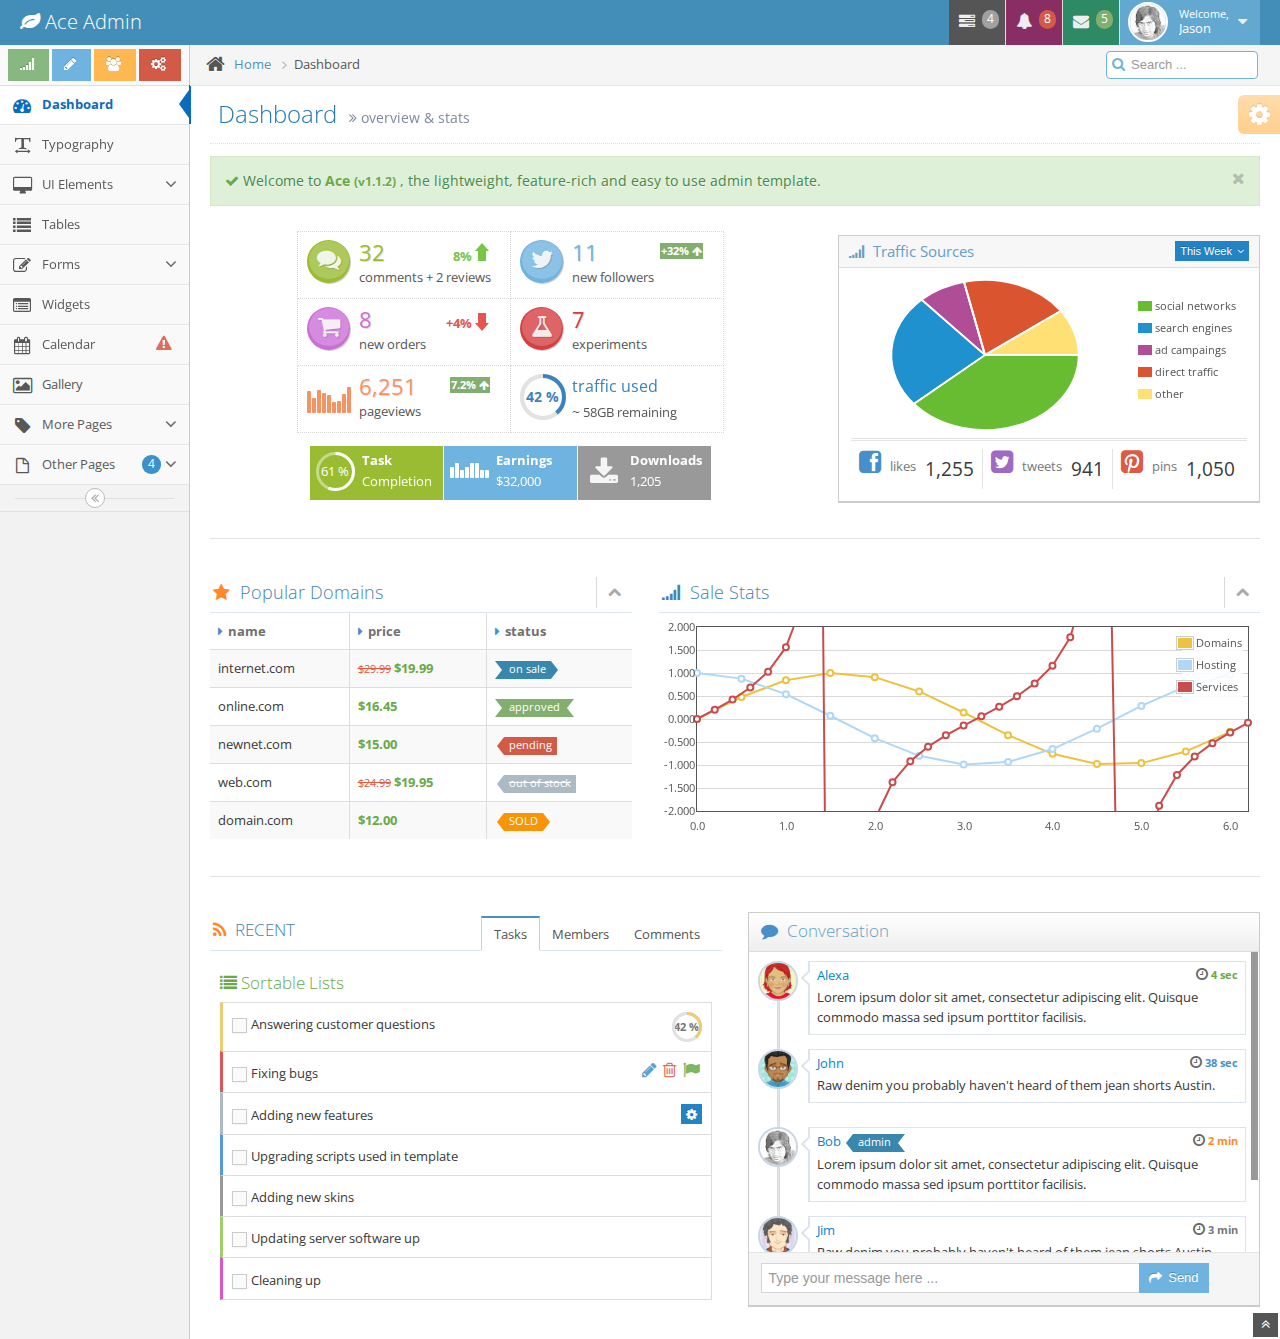
<file: web/demo/index.html>
<!DOCTYPE html>
<html lang="en">
	<head>
		<meta charset="utf-8" />
		<title>Dashboard - Ace Admin</title>

		<meta name="description" content="overview &amp; stats" />
		<meta name="viewport" content="width=device-width, initial-scale=1.0" />

		<!--basic styles-->

		<link href="assets/css/bootstrap.min.css" rel="stylesheet" />
		<link href="assets/css/bootstrap-responsive.min.css" rel="stylesheet" />
		<link rel="stylesheet" href="assets/css/font-awesome.min.css" />

		<!--[if IE 7]>
		  <link rel="stylesheet" href="assets/css/font-awesome-ie7.min.css" />
		<![endif]-->

		<!--page specific plugin styles-->

		<!--fonts-->

		<link rel="stylesheet" href="http://fonts.googleapis.com/css?family=Open+Sans:400,300" /> 

		<!--ace styles-->

		<link rel="stylesheet" href="assets/css/ace.min.css" />
		<link rel="stylesheet" href="assets/css/ace-responsive.min.css" />
		<link rel="stylesheet" href="assets/css/ace-skins.min.css" />

		<!--[if lte IE 8]>
		  <link rel="stylesheet" href="assets/css/ace-ie.min.css" />
		<![endif]-->

		<!--inline styles related to this page-->
	</head>

	<body>
		<div class="navbar">
			<div class="navbar-inner">
				<div class="container-fluid">
					<a href="#" class="brand">
						<small>
							<i class="icon-leaf"></i>
							Ace Admin
						</small>
					</a><!--/.brand-->

					<ul class="nav ace-nav pull-right">
						<li class="grey">
							<a data-toggle="dropdown" class="dropdown-toggle" href="#">
								<i class="icon-tasks"></i>
								<span class="badge badge-grey">4</span>
							</a>

							<ul class="pull-right dropdown-navbar dropdown-menu dropdown-caret dropdown-closer">
								<li class="nav-header">
									<i class="icon-ok"></i>
									4 Tasks to complete
								</li>

								<li>
									<a href="#">
										<div class="clearfix">
											<span class="pull-left">Software Update</span>
											<span class="pull-right">65%</span>
										</div>

										<div class="progress progress-mini ">
											<div style="width:65%" class="bar"></div>
										</div>
									</a>
								</li>

								<li>
									<a href="#">
										<div class="clearfix">
											<span class="pull-left">Hardware Upgrade</span>
											<span class="pull-right">35%</span>
										</div>

										<div class="progress progress-mini progress-danger">
											<div style="width:35%" class="bar"></div>
										</div>
									</a>
								</li>

								<li>
									<a href="#">
										<div class="clearfix">
											<span class="pull-left">Unit Testing</span>
											<span class="pull-right">15%</span>
										</div>

										<div class="progress progress-mini progress-warning">
											<div style="width:15%" class="bar"></div>
										</div>
									</a>
								</li>

								<li>
									<a href="#">
										<div class="clearfix">
											<span class="pull-left">Bug Fixes</span>
											<span class="pull-right">90%</span>
										</div>

										<div class="progress progress-mini progress-success progress-striped active">
											<div style="width:90%" class="bar"></div>
										</div>
									</a>
								</li>

								<li>
									<a href="#">
										See tasks with details
										<i class="icon-arrow-right"></i>
									</a>
								</li>
							</ul>
						</li>

						<li class="purple">
							<a data-toggle="dropdown" class="dropdown-toggle" href="#">
								<i class="icon-bell-alt icon-animated-bell"></i>
								<span class="badge badge-important">8</span>
							</a>

							<ul class="pull-right dropdown-navbar navbar-pink dropdown-menu dropdown-caret dropdown-closer">
								<li class="nav-header">
									<i class="icon-warning-sign"></i>
									8 Notifications
								</li>

								<li>
									<a href="#">
										<div class="clearfix">
											<span class="pull-left">
												<i class="btn btn-mini no-hover btn-pink icon-comment"></i>
												New Comments
											</span>
											<span class="pull-right badge badge-info">+12</span>
										</div>
									</a>
								</li>

								<li>
									<a href="#">
										<i class="btn btn-mini btn-primary icon-user"></i>
										Bob just signed up as an editor ...
									</a>
								</li>

								<li>
									<a href="#">
										<div class="clearfix">
											<span class="pull-left">
												<i class="btn btn-mini no-hover btn-success icon-shopping-cart"></i>
												New Orders
											</span>
											<span class="pull-right badge badge-success">+8</span>
										</div>
									</a>
								</li>

								<li>
									<a href="#">
										<div class="clearfix">
											<span class="pull-left">
												<i class="btn btn-mini no-hover btn-info icon-twitter"></i>
												Followers
											</span>
											<span class="pull-right badge badge-info">+11</span>
										</div>
									</a>
								</li>

								<li>
									<a href="#">
										See all notifications
										<i class="icon-arrow-right"></i>
									</a>
								</li>
							</ul>
						</li>

						<li class="green">
							<a data-toggle="dropdown" class="dropdown-toggle" href="#">
								<i class="icon-envelope icon-animated-vertical"></i>
								<span class="badge badge-success">5</span>
							</a>

							<ul class="pull-right dropdown-navbar dropdown-menu dropdown-caret dropdown-closer">
								<li class="nav-header">
									<i class="icon-envelope-alt"></i>
									5 Messages
								</li>

								<li>
									<a href="#">
										<img src="assets/avatars/avatar.png" class="msg-photo" alt="Alex's Avatar" />
										<span class="msg-body">
											<span class="msg-title">
												<span class="blue">Alex:</span>
												Ciao sociis natoque penatibus et auctor ...
											</span>

											<span class="msg-time">
												<i class="icon-time"></i>
												<span>a moment ago</span>
											</span>
										</span>
									</a>
								</li>

								<li>
									<a href="#">
										<img src="assets/avatars/avatar3.png" class="msg-photo" alt="Susan's Avatar" />
										<span class="msg-body">
											<span class="msg-title">
												<span class="blue">Susan:</span>
												Vestibulum id ligula porta felis euismod ...
											</span>

											<span class="msg-time">
												<i class="icon-time"></i>
												<span>20 minutes ago</span>
											</span>
										</span>
									</a>
								</li>

								<li>
									<a href="#">
										<img src="assets/avatars/avatar4.png" class="msg-photo" alt="Bob's Avatar" />
										<span class="msg-body">
											<span class="msg-title">
												<span class="blue">Bob:</span>
												Nullam quis risus eget urna mollis ornare ...
											</span>

											<span class="msg-time">
												<i class="icon-time"></i>
												<span>3:15 pm</span>
											</span>
										</span>
									</a>
								</li>

								<li>
									<a href="#">
										See all messages
										<i class="icon-arrow-right"></i>
									</a>
								</li>
							</ul>
						</li>

						<li class="light-blue">
							<a data-toggle="dropdown" href="#" class="dropdown-toggle">
								<img class="nav-user-photo" src="assets/avatars/user.jpg" alt="Jason's Photo" />
								<span class="user-info">
									<small>Welcome,</small>
									Jason
								</span>

								<i class="icon-caret-down"></i>
							</a>

							<ul class="user-menu pull-right dropdown-menu dropdown-yellow dropdown-caret dropdown-closer">
								<li>
									<a href="#">
										<i class="icon-cog"></i>
										Settings
									</a>
								</li>

								<li>
									<a href="#">
										<i class="icon-user"></i>
										Profile
									</a>
								</li>

								<li class="divider"></li>

								<li>
									<a href="#">
										<i class="icon-off"></i>
										Logout
									</a>
								</li>
							</ul>
						</li>
					</ul><!--/.ace-nav-->
				</div><!--/.container-fluid-->
			</div><!--/.navbar-inner-->
		</div>

		<div class="main-container container-fluid">
			<a class="menu-toggler" id="menu-toggler" href="#">
				<span class="menu-text"></span>
			</a>

			<div class="sidebar" id="sidebar">
				<div class="sidebar-shortcuts" id="sidebar-shortcuts">
					<div class="sidebar-shortcuts-large" id="sidebar-shortcuts-large">
						<button class="btn btn-small btn-success">
							<i class="icon-signal"></i>
						</button>

						<button class="btn btn-small btn-info">
							<i class="icon-pencil"></i>
						</button>

						<button class="btn btn-small btn-warning">
							<i class="icon-group"></i>
						</button>

						<button class="btn btn-small btn-danger">
							<i class="icon-cogs"></i>
						</button>
					</div>

					<div class="sidebar-shortcuts-mini" id="sidebar-shortcuts-mini">
						<span class="btn btn-success"></span>

						<span class="btn btn-info"></span>

						<span class="btn btn-warning"></span>

						<span class="btn btn-danger"></span>
					</div>
				</div><!--#sidebar-shortcuts-->

				<ul class="nav nav-list">
					<li class="active">
						<a href="index.html">
							<i class="icon-dashboard"></i>
							<span class="menu-text"> Dashboard </span>
						</a>
					</li>

					<li>
						<a href="typography.html">
							<i class="icon-text-width"></i>
							<span class="menu-text"> Typography </span>
						</a>
					</li>

					<li>
						<a href="#" class="dropdown-toggle">
							<i class="icon-desktop"></i>
							<span class="menu-text"> UI Elements </span>

							<b class="arrow icon-angle-down"></b>
						</a>

						<ul class="submenu">
							<li>
								<a href="elements.html">
									<i class="icon-double-angle-right"></i>
									Elements
								</a>
							</li>

							<li>
								<a href="buttons.html">
									<i class="icon-double-angle-right"></i>
									Buttons &amp; Icons
								</a>
							</li>

							<li>
								<a href="treeview.html">
									<i class="icon-double-angle-right"></i>
									Treeview
								</a>
							</li>

							<li>
								<a href="#" class="dropdown-toggle">
									<i class="icon-double-angle-right"></i>

									Three Level Menu
									<b class="arrow icon-angle-down"></b>
								</a>

								<ul class="submenu">
									<li>
										<a href="#">
											<i class="icon-leaf"></i>
											Item #1
										</a>
									</li>

									<li>
										<a href="#" class="dropdown-toggle">
											<i class="icon-pencil"></i>

											4th level
											<b class="arrow icon-angle-down"></b>
										</a>

										<ul class="submenu">
											<li>
												<a href="#">
													<i class="icon-plus"></i>
													Add Product
												</a>
											</li>

											<li>
												<a href="#">
													<i class="icon-eye-open"></i>
													View Products
												</a>
											</li>
										</ul>
									</li>
								</ul>
							</li>
						</ul>
					</li>

					<li>
						<a href="tables.html">
							<i class="icon-list"></i>
							<span class="menu-text"> Tables </span>
						</a>
					</li>

					<li>
						<a href="#" class="dropdown-toggle">
							<i class="icon-edit"></i>
							<span class="menu-text"> Forms </span>

							<b class="arrow icon-angle-down"></b>
						</a>

						<ul class="submenu">
							<li>
								<a href="form-elements.html">
									<i class="icon-double-angle-right"></i>
									Form Elements
								</a>
							</li>

							<li>
								<a href="form-wizard.html">
									<i class="icon-double-angle-right"></i>
									Wizard &amp; Validation
								</a>
							</li>

							<li>
								<a href="wysiwyg.html">
									<i class="icon-double-angle-right"></i>
									Wysiwyg &amp; Markdown
								</a>
							</li>
						</ul>
					</li>

					<li>
						<a href="widgets.html">
							<i class="icon-list-alt"></i>
							<span class="menu-text"> Widgets </span>
						</a>
					</li>

					<li>
						<a href="calendar.html">
							<i class="icon-calendar"></i>

							<span class="menu-text">
								Calendar
								<span class="badge badge-transparent tooltip-error" title="2&nbsp;Important&nbsp;Events">
									<i class="icon-warning-sign red bigger-130"></i>
								</span>
							</span>
						</a>
					</li>

					<li>
						<a href="gallery.html">
							<i class="icon-picture"></i>
							<span class="menu-text"> Gallery </span>
						</a>
					</li>

					<li>
						<a href="#" class="dropdown-toggle">
							<i class="icon-tag"></i>
							<span class="menu-text"> More Pages </span>

							<b class="arrow icon-angle-down"></b>
						</a>

						<ul class="submenu">
							<li>
								<a href="profile.html">
									<i class="icon-double-angle-right"></i>
									User Profile
								</a>
							</li>

							<li>
								<a href="pricing.html">
									<i class="icon-double-angle-right"></i>
									Pricing Tables
								</a>
							</li>

							<li>
								<a href="invoice.html">
									<i class="icon-double-angle-right"></i>
									Invoice
								</a>
							</li>

							<li>
								<a href="login.html">
									<i class="icon-double-angle-right"></i>
									Login &amp; Register
								</a>
							</li>
						</ul>
					</li>

					<li>
						<a href="#" class="dropdown-toggle">
							<i class="icon-file-alt"></i>

							<span class="menu-text">
								Other Pages
								<span class="badge badge-primary ">4</span>
							</span>

							<b class="arrow icon-angle-down"></b>
						</a>

						<ul class="submenu">
							<li>
								<a href="error-404.html">
									<i class="icon-double-angle-right"></i>
									Error 404
								</a>
							</li>

							<li>
								<a href="error-500.html">
									<i class="icon-double-angle-right"></i>
									Error 500
								</a>
							</li>

							<li>
								<a href="grid.html">
									<i class="icon-double-angle-right"></i>
									Grid
								</a>
							</li>

							<li>
								<a href="blank.html">
									<i class="icon-double-angle-right"></i>
									Blank Page
								</a>
							</li>
						</ul>
					</li>
				</ul><!--/.nav-list-->

				<div class="sidebar-collapse" id="sidebar-collapse">
					<i class="icon-double-angle-left"></i>
				</div>
			</div>

			<div class="main-content">
				<div class="breadcrumbs" id="breadcrumbs">
					<ul class="breadcrumb">
						<li>
							<i class="icon-home home-icon"></i>
							<a href="#">Home</a>

							<span class="divider">
								<i class="icon-angle-right arrow-icon"></i>
							</span>
						</li>
						<li class="active">Dashboard</li>
					</ul><!--.breadcrumb-->

					<div class="nav-search" id="nav-search">
						<form class="form-search">
							<span class="input-icon">
								<input type="text" placeholder="Search ..." class="input-small nav-search-input" id="nav-search-input" autocomplete="off" />
								<i class="icon-search nav-search-icon"></i>
							</span>
						</form>
					</div><!--#nav-search-->
				</div>

				<div class="page-content">
					<div class="page-header position-relative">
						<h1>
							Dashboard
							<small>
								<i class="icon-double-angle-right"></i>
								overview &amp; stats
							</small>
						</h1>
					</div><!--/.page-header-->

					<div class="row-fluid">
						<div class="span12">
							<!--PAGE CONTENT BEGINS-->

							<div class="alert alert-block alert-success">
								<button type="button" class="close" data-dismiss="alert">
									<i class="icon-remove"></i>
								</button>

								<i class="icon-ok green"></i>

								Welcome to
								<strong class="green">
									Ace
									<small>(v1.1.2)</small>
								</strong>
								,
 the lightweight, feature-rich and easy to use admin template.
							</div>

							<div class="space-6"></div>

							<div class="row-fluid">
								<div class="span7 infobox-container">
									<div class="infobox infobox-green  ">
										<div class="infobox-icon">
											<i class="icon-comments"></i>
										</div>

										<div class="infobox-data">
											<span class="infobox-data-number">32</span>
											<div class="infobox-content">comments + 2 reviews</div>
										</div>
										<div class="stat stat-success">8%</div>
									</div>

									<div class="infobox infobox-blue  ">
										<div class="infobox-icon">
											<i class="icon-twitter"></i>
										</div>

										<div class="infobox-data">
											<span class="infobox-data-number">11</span>
											<div class="infobox-content">new followers</div>
										</div>

										<div class="badge badge-success">
											+32%
											<i class="icon-arrow-up"></i>
										</div>
									</div>

									<div class="infobox infobox-pink  ">
										<div class="infobox-icon">
											<i class="icon-shopping-cart"></i>
										</div>

										<div class="infobox-data">
											<span class="infobox-data-number">8</span>
											<div class="infobox-content">new orders</div>
										</div>
										<div class="stat stat-important">+4%</div>
									</div>

									<div class="infobox infobox-red  ">
										<div class="infobox-icon">
											<i class="icon-beaker"></i>
										</div>

										<div class="infobox-data">
											<span class="infobox-data-number">7</span>
											<div class="infobox-content">experiments</div>
										</div>
									</div>

									<div class="infobox infobox-orange2  ">
										<div class="infobox-chart">
											<span class="sparkline" data-values="196,128,202,177,154,94,100,170,224"></span>
										</div>

										<div class="infobox-data">
											<span class="infobox-data-number">6,251</span>
											<div class="infobox-content">pageviews</div>
										</div>

										<div class="badge badge-success">
											7.2%
											<i class="icon-arrow-up"></i>
										</div>
									</div>

									<div class="infobox infobox-blue2  ">
										<div class="infobox-progress">
											<div class="easy-pie-chart percentage" data-percent="42" data-size="46">
												<span class="percent">42</span>
												%
											</div>
										</div>

										<div class="infobox-data">
											<span class="infobox-text">traffic used</span>

											<div class="infobox-content">
												<span class="bigger-110">~</span>
												58GB remaining
											</div>
										</div>
									</div>

									<div class="space-6"></div>

									<div class="infobox infobox-green infobox-small infobox-dark">
										<div class="infobox-progress">
											<div class="easy-pie-chart percentage" data-percent="61" data-size="39">
												<span class="percent">61</span>
												%
											</div>
										</div>

										<div class="infobox-data">
											<div class="infobox-content">Task</div>
											<div class="infobox-content">Completion</div>
										</div>
									</div>

									<div class="infobox infobox-blue infobox-small infobox-dark">
										<div class="infobox-chart">
											<span class="sparkline" data-values="3,4,2,3,4,4,2,2"></span>
										</div>

										<div class="infobox-data">
											<div class="infobox-content">Earnings</div>
											<div class="infobox-content">$32,000</div>
										</div>
									</div>

									<div class="infobox infobox-grey infobox-small infobox-dark">
										<div class="infobox-icon">
											<i class="icon-download-alt"></i>
										</div>

										<div class="infobox-data">
											<div class="infobox-content">Downloads</div>
											<div class="infobox-content">1,205</div>
										</div>
									</div>
								</div>

								<div class="vspace"></div>

								<div class="span5">
									<div class="widget-box">
										<div class="widget-header widget-header-flat widget-header-small">
											<h5>
												<i class="icon-signal"></i>
												Traffic Sources
											</h5>

											<div class="widget-toolbar no-border">
												<button class="btn btn-minier btn-primary dropdown-toggle" data-toggle="dropdown">
													This Week
													<i class="icon-angle-down icon-on-right"></i>
												</button>

												<ul class="dropdown-menu dropdown-info pull-right dropdown-caret">
													<li class="active">
														<a href="#">This Week</a>
													</li>

													<li>
														<a href="#">Last Week</a>
													</li>

													<li>
														<a href="#">This Month</a>
													</li>

													<li>
														<a href="#">Last Month</a>
													</li>
												</ul>
											</div>
										</div>

										<div class="widget-body">
											<div class="widget-main">
												<div id="piechart-placeholder"></div>

												<div class="hr hr8 hr-double"></div>

												<div class="clearfix">
													<div class="grid3">
														<span class="grey">
															<i class="icon-facebook-sign icon-2x blue"></i>
															&nbsp; likes
														</span>
														<h4 class="bigger pull-right">1,255</h4>
													</div>

													<div class="grid3">
														<span class="grey">
															<i class="icon-twitter-sign icon-2x purple"></i>
															&nbsp; tweets
														</span>
														<h4 class="bigger pull-right">941</h4>
													</div>

													<div class="grid3">
														<span class="grey">
															<i class="icon-pinterest-sign icon-2x red"></i>
															&nbsp; pins
														</span>
														<h4 class="bigger pull-right">1,050</h4>
													</div>
												</div>
											</div><!--/widget-main-->
										</div><!--/widget-body-->
									</div><!--/widget-box-->
								</div><!--/span-->
							</div><!--/row-->

							<div class="hr hr32 hr-dotted"></div>

							<div class="row-fluid">
								<div class="span5">
									<div class="widget-box transparent">
										<div class="widget-header widget-header-flat">
											<h4 class="lighter">
												<i class="icon-star orange"></i>
												Popular Domains
											</h4>

											<div class="widget-toolbar">
												<a href="#" data-action="collapse">
													<i class="icon-chevron-up"></i>
												</a>
											</div>
										</div>

										<div class="widget-body">
											<div class="widget-main no-padding">
												<table class="table table-bordered table-striped">
													<thead>
														<tr>
															<th>
																<i class="icon-caret-right blue"></i>
																name
															</th>

															<th>
																<i class="icon-caret-right blue"></i>
																price
															</th>

															<th class="hidden-phone">
																<i class="icon-caret-right blue"></i>
																status
															</th>
														</tr>
													</thead>

													<tbody>
														<tr>
															<td>internet.com</td>

															<td>
																<small>
																	<s class="red">$29.99</s>
																</small>
																<b class="green">$19.99</b>
															</td>

															<td class="hidden-phone">
																<span class="label label-info arrowed-right arrowed-in">on sale</span>
															</td>
														</tr>

														<tr>
															<td>online.com</td>

															<td>
																<small>
																	<s class="red"></s>
																</small>
																<b class="green">$16.45</b>
															</td>

															<td class="hidden-phone">
																<span class="label label-success arrowed-in arrowed-in-right">approved</span>
															</td>
														</tr>

														<tr>
															<td>newnet.com</td>

															<td>
																<small>
																	<s class="red"></s>
																</small>
																<b class="green">$15.00</b>
															</td>

															<td class="hidden-phone">
																<span class="label label-important arrowed">pending</span>
															</td>
														</tr>

														<tr>
															<td>web.com</td>

															<td>
																<small>
																	<s class="red">$24.99</s>
																</small>
																<b class="green">$19.95</b>
															</td>

															<td class="hidden-phone">
																<span class="label arrowed">
																	<s>out of stock</s>
																</span>
															</td>
														</tr>

														<tr>
															<td>domain.com</td>

															<td>
																<small>
																	<s class="red"></s>
																</small>
																<b class="green">$12.00</b>
															</td>

															<td class="hidden-phone">
																<span class="label label-warning arrowed arrowed-right">SOLD</span>
															</td>
														</tr>
													</tbody>
												</table>
											</div><!--/widget-main-->
										</div><!--/widget-body-->
									</div><!--/widget-box-->
								</div>

								<div class="span7">
									<div class="widget-box transparent">
										<div class="widget-header widget-header-flat">
											<h4 class="lighter">
												<i class="icon-signal"></i>
												Sale Stats
											</h4>

											<div class="widget-toolbar">
												<a href="#" data-action="collapse">
													<i class="icon-chevron-up"></i>
												</a>
											</div>
										</div>

										<div class="widget-body">
											<div class="widget-main padding-4">
												<div id="sales-charts"></div>
											</div><!--/widget-main-->
										</div><!--/widget-body-->
									</div><!--/widget-box-->
								</div>
							</div>

							<div class="hr hr32 hr-dotted"></div>

							<div class="row-fluid">
								<div class="span6">
									<div class="widget-box transparent" id="recent-box">
										<div class="widget-header">
											<h4 class="lighter smaller">
												<i class="icon-rss orange"></i>
												RECENT
											</h4>

											<div class="widget-toolbar no-border">
												<ul class="nav nav-tabs" id="recent-tab">
													<li class="active">
														<a data-toggle="tab" href="#task-tab">Tasks</a>
													</li>

													<li>
														<a data-toggle="tab" href="#member-tab">Members</a>
													</li>

													<li>
														<a data-toggle="tab" href="#comment-tab">Comments</a>
													</li>
												</ul>
											</div>
										</div>

										<div class="widget-body">
											<div class="widget-main padding-4">
												<div class="tab-content padding-8 overflow-visible">
													<div id="task-tab" class="tab-pane active">
														<h4 class="smaller lighter green">
															<i class="icon-list"></i>
															Sortable Lists
														</h4>

														<ul id="tasks" class="item-list">
															<li class="item-orange clearfix">
																<label class="inline">
																	<input type="checkbox" />
																	<span class="lbl"> Answering customer questions</span>
																</label>

																<div class="pull-right easy-pie-chart percentage" data-size="30" data-color="#ECCB71" data-percent="42">
																	<span class="percent">42</span>
																	%
																</div>
															</li>

															<li class="item-red clearfix">
																<label class="inline">
																	<input type="checkbox" />
																	<span class="lbl"> Fixing bugs</span>
																</label>

																<div class="pull-right action-buttons">
																	<a href="#" class="blue">
																		<i class="icon-pencil bigger-130"></i>
																	</a>

																	<span class="vbar"></span>

																	<a href="#" class="red">
																		<i class="icon-trash bigger-130"></i>
																	</a>

																	<span class="vbar"></span>

																	<a href="#" class="green">
																		<i class="icon-flag bigger-130"></i>
																	</a>
																</div>
															</li>

															<li class="item-default clearfix">
																<label class="inline">
																	<input type="checkbox" />
																	<span class="lbl"> Adding new features</span>
																</label>

																<div class="inline pull-right position-relative">
																	<button class="btn btn-minier bigger btn-primary dropdown-toggle" data-toggle="dropdown">
																		<i class="icon-cog icon-only bigger-120"></i>
																	</button>

																	<ul class="dropdown-menu dropdown-icon-only dropdown-yellow pull-right dropdown-caret dropdown-close">
																		<li>
																			<a href="#" class="tooltip-success" data-rel="tooltip" title="Mark&nbsp;as&nbsp;done">
																				<span class="green">
																					<i class="icon-ok bigger-110"></i>
																				</span>
																			</a>
																		</li>

																		<li>
																			<a href="#" class="tooltip-error" data-rel="tooltip" title="Delete">
																				<span class="red">
																					<i class="icon-trash bigger-110"></i>
																				</span>
																			</a>
																		</li>
																	</ul>
																</div>
															</li>

															<li class="item-blue clearfix">
																<label class="inline">
																	<input type="checkbox" />
																	<span class="lbl"> Upgrading scripts used in template</span>
																</label>
															</li>

															<li class="item-grey clearfix">
																<label class="inline">
																	<input type="checkbox" />
																	<span class="lbl"> Adding new skins</span>
																</label>
															</li>

															<li class="item-green clearfix">
																<label class="inline">
																	<input type="checkbox" />
																	<span class="lbl"> Updating server software up</span>
																</label>
															</li>

															<li class="item-pink clearfix">
																<label class="inline">
																	<input type="checkbox" />
																	<span class="lbl"> Cleaning up</span>
																</label>
															</li>
														</ul>
													</div>

													<div id="member-tab" class="tab-pane">
														<div class="clearfix">
															<div class="itemdiv memberdiv">
																<div class="user">
																	<img alt="Bob Doe's avatar" src="assets/avatars/user.jpg" />
																</div>

																<div class="body">
																	<div class="name">
																		<a href="#">Bob Doe</a>
																	</div>

																	<div class="time">
																		<i class="icon-time"></i>
																		<span class="green">20 min</span>
																	</div>

																	<div>
																		<span class="label label-warning">pending</span>

																		<div class="inline position-relative">
																			<button class="btn btn-minier bigger btn-yellow dropdown-toggle" data-toggle="dropdown">
																				<i class="icon-angle-down icon-only bigger-120"></i>
																			</button>

																			<ul class="dropdown-menu dropdown-icon-only dropdown-yellow pull-right dropdown-caret dropdown-close">
																				<li>
																					<a href="#" class="tooltip-success" data-rel="tooltip" title="Approve">
																						<span class="green">
																							<i class="icon-ok bigger-110"></i>
																						</span>
																					</a>
																				</li>

																				<li>
																					<a href="#" class="tooltip-warning" data-rel="tooltip" title="Reject">
																						<span class="orange">
																							<i class="icon-remove bigger-110"></i>
																						</span>
																					</a>
																				</li>

																				<li>
																					<a href="#" class="tooltip-error" data-rel="tooltip" title="Delete">
																						<span class="red">
																							<i class="icon-trash bigger-110"></i>
																						</span>
																					</a>
																				</li>
																			</ul>
																		</div>
																	</div>
																</div>
															</div>

															<div class="itemdiv memberdiv">
																<div class="user">
																	<img alt="Joe Doe's avatar" src="assets/avatars/avatar2.png" />
																</div>

																<div class="body">
																	<div class="name">
																		<a href="#">Joe Doe</a>
																	</div>

																	<div class="time">
																		<i class="icon-time"></i>
																		<span class="green">1 hour</span>
																	</div>

																	<div>
																		<span class="label label-warning">pending</span>

																		<div class="inline position-relative">
																			<button class="btn btn-minier bigger btn-yellow dropdown-toggle" data-toggle="dropdown">
																				<i class="icon-angle-down icon-only bigger-120"></i>
																			</button>

																			<ul class="dropdown-menu dropdown-icon-only dropdown-yellow pull-right dropdown-caret dropdown-close">
																				<li>
																					<a href="#" class="tooltip-success" data-rel="tooltip" title="Approve">
																						<span class="green">
																							<i class="icon-ok bigger-110"></i>
																						</span>
																					</a>
																				</li>

																				<li>
																					<a href="#" class="tooltip-warning" data-rel="tooltip" title="Reject">
																						<span class="orange">
																							<i class="icon-remove bigger-110"></i>
																						</span>
																					</a>
																				</li>

																				<li>
																					<a href="#" class="tooltip-error" data-rel="tooltip" title="Delete">
																						<span class="red">
																							<i class="icon-trash bigger-110"></i>
																						</span>
																					</a>
																				</li>
																			</ul>
																		</div>
																	</div>
																</div>
															</div>

															<div class="itemdiv memberdiv">
																<div class="user">
																	<img alt="Jim Doe's avatar" src="assets/avatars/avatar.png" />
																</div>

																<div class="body">
																	<div class="name">
																		<a href="#">Jim Doe</a>
																	</div>

																	<div class="time">
																		<i class="icon-time"></i>
																		<span class="green">2 hour</span>
																	</div>

																	<div>
																		<span class="label label-warning">pending</span>

																		<div class="inline position-relative">
																			<button class="btn btn-minier bigger btn-yellow dropdown-toggle" data-toggle="dropdown">
																				<i class="icon-angle-down icon-only bigger-120"></i>
																			</button>

																			<ul class="dropdown-menu dropdown-icon-only dropdown-yellow pull-right dropdown-caret dropdown-close">
																				<li>
																					<a href="#" class="tooltip-success" data-rel="tooltip" title="Approve">
																						<span class="green">
																							<i class="icon-ok bigger-110"></i>
																						</span>
																					</a>
																				</li>

																				<li>
																					<a href="#" class="tooltip-warning" data-rel="tooltip" title="Reject">
																						<span class="orange">
																							<i class="icon-remove bigger-110"></i>
																						</span>
																					</a>
																				</li>

																				<li>
																					<a href="#" class="tooltip-error" data-rel="tooltip" title="Delete">
																						<span class="red">
																							<i class="icon-trash bigger-110"></i>
																						</span>
																					</a>
																				</li>
																			</ul>
																		</div>
																	</div>
																</div>
															</div>

															<div class="itemdiv memberdiv">
																<div class="user">
																	<img alt="Alex Doe's avatar" src="assets/avatars/avatar5.png" />
																</div>

																<div class="body">
																	<div class="name">
																		<a href="#">Alex Doe</a>
																	</div>

																	<div class="time">
																		<i class="icon-time"></i>
																		<span class="green">3 hour</span>
																	</div>

																	<div>
																		<span class="label label-important">blocked</span>
																	</div>
																</div>
															</div>

															<div class="itemdiv memberdiv">
																<div class="user">
																	<img alt="Bob Doe's avatar" src="assets/avatars/avatar2.png" />
																</div>

																<div class="body">
																	<div class="name">
																		<a href="#">Bob Doe</a>
																	</div>

																	<div class="time">
																		<i class="icon-time"></i>
																		<span class="green">6 hour</span>
																	</div>

																	<div>
																		<span class="label label-success arrowed-in">approved</span>
																	</div>
																</div>
															</div>

															<div class="itemdiv memberdiv">
																<div class="user">
																	<img alt="Susan's avatar" src="assets/avatars/avatar3.png" />
																</div>

																<div class="body">
																	<div class="name">
																		<a href="#">Susan</a>
																	</div>

																	<div class="time">
																		<i class="icon-time"></i>
																		<span class="green">yesterday</span>
																	</div>

																	<div>
																		<span class="label label-success arrowed-in">approved</span>
																	</div>
																</div>
															</div>

															<div class="itemdiv memberdiv">
																<div class="user">
																	<img alt="Phil Doe's avatar" src="assets/avatars/avatar4.png" />
																</div>

																<div class="body">
																	<div class="name">
																		<a href="#">Phil Doe</a>
																	</div>

																	<div class="time">
																		<i class="icon-time"></i>
																		<span class="green">2 days ago</span>
																	</div>

																	<div>
																		<span class="label label-info arrowed-in  arrowed-in-right">online</span>
																	</div>
																</div>
															</div>

															<div class="itemdiv memberdiv">
																<div class="user">
																	<img alt="Alexa Doe's avatar" src="assets/avatars/avatar1.png" />
																</div>

																<div class="body">
																	<div class="name">
																		<a href="#">Alexa Doe</a>
																	</div>

																	<div class="time">
																		<i class="icon-time"></i>
																		<span class="green">3 days ago</span>
																	</div>

																	<div>
																		<span class="label label-success arrowed-in">approved</span>
																	</div>
																</div>
															</div>
														</div>

														<div class="center">
															<i class="icon-group icon-2x green"></i>

															&nbsp;
															<a href="#">
																See all members &nbsp;
																<i class="icon-arrow-right"></i>
															</a>
														</div>

														<div class="hr hr-double hr8"></div>
													</div><!--member-tab-->

													<div id="comment-tab" class="tab-pane">
														<div class="comments">
															<div class="itemdiv commentdiv">
																<div class="user">
																	<img alt="Bob Doe's Avatar" src="assets/avatars/avatar.png" />
																</div>

																<div class="body">
																	<div class="name">
																		<a href="#">Bob Doe</a>
																	</div>

																	<div class="time">
																		<i class="icon-time"></i>
																		<span class="green">6 min</span>
																	</div>

																	<div class="text">
																		<i class="icon-quote-left"></i>
																		Lorem ipsum dolor sit amet, consectetur adipiscing elit. Quisque commodo massa sed ipsum porttitor facilisis &hellip;
																	</div>
																</div>

																<div class="tools">
																	<div class="inline position-relative">
																		<button class="btn btn-minier bigger btn-yellow dropdown-toggle" data-toggle="dropdown">
																			<i class="icon-angle-down icon-only bigger-120"></i>
																		</button>

																		<ul class="dropdown-menu dropdown-icon-only dropdown-yellow pull-right dropdown-caret dropdown-close">
																			<li>
																				<a href="#" class="tooltip-success" data-rel="tooltip" title="Approve">
																					<span class="green">
																						<i class="icon-ok bigger-110"></i>
																					</span>
																				</a>
																			</li>

																			<li>
																				<a href="#" class="tooltip-warning" data-rel="tooltip" title="Reject">
																					<span class="orange">
																						<i class="icon-remove bigger-110"></i>
																					</span>
																				</a>
																			</li>

																			<li>
																				<a href="#" class="tooltip-error" data-rel="tooltip" title="Delete">
																					<span class="red">
																						<i class="icon-trash bigger-110"></i>
																					</span>
																				</a>
																			</li>
																		</ul>
																	</div>
																</div>
															</div>

															<div class="itemdiv commentdiv">
																<div class="user">
																	<img alt="Jennifer's Avatar" src="assets/avatars/avatar1.png" />
																</div>

																<div class="body">
																	<div class="name">
																		<a href="#">Jennifer</a>
																	</div>

																	<div class="time">
																		<i class="icon-time"></i>
																		<span class="blue">15 min</span>
																	</div>

																	<div class="text">
																		<i class="icon-quote-left"></i>
																		Lorem ipsum dolor sit amet, consectetur adipiscing elit. Quisque commodo massa sed ipsum porttitor facilisis &hellip;
																	</div>
																</div>

																<div class="tools">
																	<a href="#" class="btn btn-minier btn-info">
																		<i class="icon-only icon-pencil"></i>
																	</a>

																	<a href="#" class="btn btn-minier btn-danger">
																		<i class="icon-only icon-trash"></i>
																	</a>
																</div>
															</div>

															<div class="itemdiv commentdiv">
																<div class="user">
																	<img alt="Joe's Avatar" src="assets/avatars/avatar2.png" />
																</div>

																<div class="body">
																	<div class="name">
																		<a href="#">Joe</a>
																	</div>

																	<div class="time">
																		<i class="icon-time"></i>
																		<span class="orange">22 min</span>
																	</div>

																	<div class="text">
																		<i class="icon-quote-left"></i>
																		Lorem ipsum dolor sit amet, consectetur adipiscing elit. Quisque commodo massa sed ipsum porttitor facilisis &hellip;
																	</div>
																</div>

																<div class="tools">
																	<a href="#" class="btn btn-minier btn-info">
																		<i class="icon-only icon-pencil"></i>
																	</a>

																	<a href="#" class="btn btn-minier btn-danger">
																		<i class="icon-only icon-trash"></i>
																	</a>
																</div>
															</div>

															<div class="itemdiv commentdiv">
																<div class="user">
																	<img alt="Rita's Avatar" src="assets/avatars/avatar3.png" />
																</div>

																<div class="body">
																	<div class="name">
																		<a href="#">Rita</a>
																	</div>

																	<div class="time">
																		<i class="icon-time"></i>
																		<span class="red">50 min</span>
																	</div>

																	<div class="text">
																		<i class="icon-quote-left"></i>
																		Lorem ipsum dolor sit amet, consectetur adipiscing elit. Quisque commodo massa sed ipsum porttitor facilisis &hellip;
																	</div>
																</div>

																<div class="tools">
																	<a href="#" class="btn btn-minier btn-info">
																		<i class="icon-only icon-pencil"></i>
																	</a>

																	<a href="#" class="btn btn-minier btn-danger">
																		<i class="icon-only icon-trash"></i>
																	</a>
																</div>
															</div>
														</div>

														<div class="hr hr8"></div>

														<div class="center">
															<i class="icon-comments-alt icon-2x green"></i>

															&nbsp;
															<a href="#">
																See all comments &nbsp;
																<i class="icon-arrow-right"></i>
															</a>
														</div>

														<div class="hr hr-double hr8"></div>
													</div>
												</div>
											</div><!--/widget-main-->
										</div><!--/widget-body-->
									</div><!--/widget-box-->
								</div><!--/span-->

								<div class="span6">
									<div class="widget-box ">
										<div class="widget-header">
											<h4 class="lighter smaller">
												<i class="icon-comment blue"></i>
												Conversation
											</h4>
										</div>

										<div class="widget-body">
											<div class="widget-main no-padding">
												<div class="dialogs">
													<div class="itemdiv dialogdiv">
														<div class="user">
															<img alt="Alexa's Avatar" src="assets/avatars/avatar1.png" />
														</div>

														<div class="body">
															<div class="time">
																<i class="icon-time"></i>
																<span class="green">4 sec</span>
															</div>

															<div class="name">
																<a href="#">Alexa</a>
															</div>
															<div class="text">Lorem ipsum dolor sit amet, consectetur adipiscing elit. Quisque commodo massa sed ipsum porttitor facilisis.</div>

															<div class="tools">
																<a href="#" class="btn btn-minier btn-info">
																	<i class="icon-only icon-share-alt"></i>
																</a>
															</div>
														</div>
													</div>

													<div class="itemdiv dialogdiv">
														<div class="user">
															<img alt="John's Avatar" src="assets/avatars/avatar.png" />
														</div>

														<div class="body">
															<div class="time">
																<i class="icon-time"></i>
																<span class="blue">38 sec</span>
															</div>

															<div class="name">
																<a href="#">John</a>
															</div>
															<div class="text">Raw denim you probably haven&#39;t heard of them jean shorts Austin.</div>

															<div class="tools">
																<a href="#" class="btn btn-minier btn-info">
																	<i class="icon-only icon-share-alt"></i>
																</a>
															</div>
														</div>
													</div>

													<div class="itemdiv dialogdiv">
														<div class="user">
															<img alt="Bob's Avatar" src="assets/avatars/user.jpg" />
														</div>

														<div class="body">
															<div class="time">
																<i class="icon-time"></i>
																<span class="orange">2 min</span>
															</div>

															<div class="name">
																<a href="#">Bob</a>
																<span class="label label-info arrowed arrowed-in-right">admin</span>
															</div>
															<div class="text">Lorem ipsum dolor sit amet, consectetur adipiscing elit. Quisque commodo massa sed ipsum porttitor facilisis.</div>

															<div class="tools">
																<a href="#" class="btn btn-minier btn-info">
																	<i class="icon-only icon-share-alt"></i>
																</a>
															</div>
														</div>
													</div>

													<div class="itemdiv dialogdiv">
														<div class="user">
															<img alt="Jim's Avatar" src="assets/avatars/avatar4.png" />
														</div>

														<div class="body">
															<div class="time">
																<i class="icon-time"></i>
																<span class="grey">3 min</span>
															</div>

															<div class="name">
																<a href="#">Jim</a>
															</div>
															<div class="text">Raw denim you probably haven&#39;t heard of them jean shorts Austin.</div>

															<div class="tools">
																<a href="#" class="btn btn-minier btn-info">
																	<i class="icon-only icon-share-alt"></i>
																</a>
															</div>
														</div>
													</div>

													<div class="itemdiv dialogdiv">
														<div class="user">
															<img alt="Alexa's Avatar" src="assets/avatars/avatar1.png" />
														</div>

														<div class="body">
															<div class="time">
																<i class="icon-time"></i>
																<span class="green">4 min</span>
															</div>

															<div class="name">
																<a href="#">Alexa</a>
															</div>
															<div class="text">Lorem ipsum dolor sit amet, consectetur adipiscing elit.</div>

															<div class="tools">
																<a href="#" class="btn btn-minier btn-info">
																	<i class="icon-only icon-share-alt"></i>
																</a>
															</div>
														</div>
													</div>
												</div>

												<form>
													<div class="form-actions input-append">
														<input placeholder="Type your message here ..." type="text" class="width-75" name="message" />
														<button class="btn btn-small btn-info no-radius" onclick="return false;">
															<i class="icon-share-alt"></i>
															<span class="hidden-phone">Send</span>
														</button>
													</div>
												</form>
											</div><!--/widget-main-->
										</div><!--/widget-body-->
									</div><!--/widget-box-->
								</div><!--/span-->
							</div><!--/row-->

							<!--PAGE CONTENT ENDS-->
						</div><!--/.span-->
					</div><!--/.row-fluid-->
				</div><!--/.page-content-->

				<div class="ace-settings-container" id="ace-settings-container">
					<div class="btn btn-app btn-mini btn-warning ace-settings-btn" id="ace-settings-btn">
						<i class="icon-cog bigger-150"></i>
					</div>

					<div class="ace-settings-box" id="ace-settings-box">
						<div>
							<div class="pull-left">
								<select id="skin-colorpicker" class="hide">
									<option data-class="default" value="#438EB9">#438EB9</option>
									<option data-class="skin-1" value="#222A2D">#222A2D</option>
									<option data-class="skin-2" value="#C6487E">#C6487E</option>
									<option data-class="skin-3" value="#D0D0D0">#D0D0D0</option>
								</select>
							</div>
							<span>&nbsp; Choose Skin</span>
						</div>

						<div>
							<input type="checkbox" class="ace-checkbox-2" id="ace-settings-header" />
							<label class="lbl" for="ace-settings-header"> Fixed Header</label>
						</div>

						<div>
							<input type="checkbox" class="ace-checkbox-2" id="ace-settings-sidebar" />
							<label class="lbl" for="ace-settings-sidebar"> Fixed Sidebar</label>
						</div>

						<div>
							<input type="checkbox" class="ace-checkbox-2" id="ace-settings-breadcrumbs" />
							<label class="lbl" for="ace-settings-breadcrumbs"> Fixed Breadcrumbs</label>
						</div>

						<div>
							<input type="checkbox" class="ace-checkbox-2" id="ace-settings-rtl" />
							<label class="lbl" for="ace-settings-rtl"> Right To Left (rtl)</label>
						</div>
					</div>
				</div><!--/#ace-settings-container-->
			</div><!--/.main-content-->
		</div><!--/.main-container-->

		<a href="#" id="btn-scroll-up" class="btn-scroll-up btn btn-small btn-inverse">
			<i class="icon-double-angle-up icon-only bigger-110"></i>
		</a>

		<!--basic scripts-->

		<!--[if !IE]>-->

		<script src="http://ajax.googleapis.com/ajax/libs/jquery/2.0.3/jquery.min.js"></script>

		<!--<![endif]-->

		<!--[if IE]>
<script src="http://ajax.googleapis.com/ajax/libs/jquery/1.10.2/jquery.min.js"></script>
<![endif]-->

		<!--[if !IE]>-->

		<script type="text/javascript">
			window.jQuery || document.write("<script src='assets/js/jquery-2.0.3.min.js'>"+"<"+"/script>");
		</script>

		<!--<![endif]-->

		<!--[if IE]>
<script type="text/javascript">
 window.jQuery || document.write("<script src='assets/js/jquery-1.10.2.min.js'>"+"<"+"/script>");
</script>
<![endif]-->

		<script type="text/javascript">
			if("ontouchend" in document) document.write("<script src='assets/js/jquery.mobile.custom.min.js'>"+"<"+"/script>");
		</script>
		<script src="assets/js/bootstrap.min.js"></script>

		<!--page specific plugin scripts-->

		<!--[if lte IE 8]>
		  <script src="assets/js/excanvas.min.js"></script>
		<![endif]-->

		<script src="assets/js/jquery-ui-1.10.3.custom.min.js"></script>
		<script src="assets/js/jquery.ui.touch-punch.min.js"></script>
		<script src="assets/js/jquery.slimscroll.min.js"></script>
		<script src="assets/js/jquery.easy-pie-chart.min.js"></script>
		<script src="assets/js/jquery.sparkline.min.js"></script>
		<script src="assets/js/flot/jquery.flot.min.js"></script>
		<script src="assets/js/flot/jquery.flot.pie.min.js"></script>
		<script src="assets/js/flot/jquery.flot.resize.min.js"></script>

		<!--ace scripts-->

		<script src="assets/js/ace-elements.min.js"></script>
		<script src="assets/js/ace.min.js"></script>

		<!--inline scripts related to this page-->

		<script type="text/javascript">
			$(function() {
				$('.easy-pie-chart.percentage').each(function(){
					var $box = $(this).closest('.infobox');
					var barColor = $(this).data('color') || (!$box.hasClass('infobox-dark') ? $box.css('color') : 'rgba(255,255,255,0.95)');
					var trackColor = barColor == 'rgba(255,255,255,0.95)' ? 'rgba(255,255,255,0.25)' : '#E2E2E2';
					var size = parseInt($(this).data('size')) || 50;
					$(this).easyPieChart({
						barColor: barColor,
						trackColor: trackColor,
						scaleColor: false,
						lineCap: 'butt',
						lineWidth: parseInt(size/10),
						animate: /msie\s*(8|7|6)/.test(navigator.userAgent.toLowerCase()) ? false : 1000,
						size: size
					});
				})
			
				$('.sparkline').each(function(){
					var $box = $(this).closest('.infobox');
					var barColor = !$box.hasClass('infobox-dark') ? $box.css('color') : '#FFF';
					$(this).sparkline('html', {tagValuesAttribute:'data-values', type: 'bar', barColor: barColor , chartRangeMin:$(this).data('min') || 0} );
				});
			
			
			
			
			  var placeholder = $('#piechart-placeholder').css({'width':'90%' , 'min-height':'150px'});
			  var data = [
				{ label: "social networks",  data: 38.7, color: "#68BC31"},
				{ label: "search engines",  data: 24.5, color: "#2091CF"},
				{ label: "ad campaings",  data: 8.2, color: "#AF4E96"},
				{ label: "direct traffic",  data: 18.6, color: "#DA5430"},
				{ label: "other",  data: 10, color: "#FEE074"}
			  ]
			  function drawPieChart(placeholder, data, position) {
			 	  $.plot(placeholder, data, {
					series: {
						pie: {
							show: true,
							tilt:0.8,
							highlight: {
								opacity: 0.25
							},
							stroke: {
								color: '#fff',
								width: 2
							},
							startAngle: 2
						}
					},
					legend: {
						show: true,
						position: position || "ne", 
						labelBoxBorderColor: null,
						margin:[-30,15]
					}
					,
					grid: {
						hoverable: true,
						clickable: true
					}
				 })
			 }
			 drawPieChart(placeholder, data);
			
			 /**
			 we saved the drawing function and the data to redraw with different position later when switching to RTL mode dynamically
			 so that's not needed actually.
			 */
			 placeholder.data('chart', data);
			 placeholder.data('draw', drawPieChart);
			
			
			
			  var $tooltip = $("<div class='tooltip top in hide'><div class='tooltip-inner'></div></div>").appendTo('body');
			  var previousPoint = null;
			
			  placeholder.on('plothover', function (event, pos, item) {
				if(item) {
					if (previousPoint != item.seriesIndex) {
						previousPoint = item.seriesIndex;
						var tip = item.series['label'] + " : " + item.series['percent']+'%';
						$tooltip.show().children(0).text(tip);
					}
					$tooltip.css({top:pos.pageY + 10, left:pos.pageX + 10});
				} else {
					$tooltip.hide();
					previousPoint = null;
				}
				
			 });
			
			
			
			
			
			
				var d1 = [];
				for (var i = 0; i < Math.PI * 2; i += 0.5) {
					d1.push([i, Math.sin(i)]);
				}
			
				var d2 = [];
				for (var i = 0; i < Math.PI * 2; i += 0.5) {
					d2.push([i, Math.cos(i)]);
				}
			
				var d3 = [];
				for (var i = 0; i < Math.PI * 2; i += 0.2) {
					d3.push([i, Math.tan(i)]);
				}
				
			
				var sales_charts = $('#sales-charts').css({'width':'100%' , 'height':'220px'});
				$.plot("#sales-charts", [
					{ label: "Domains", data: d1 },
					{ label: "Hosting", data: d2 },
					{ label: "Services", data: d3 }
				], {
					hoverable: true,
					shadowSize: 0,
					series: {
						lines: { show: true },
						points: { show: true }
					},
					xaxis: {
						tickLength: 0
					},
					yaxis: {
						ticks: 10,
						min: -2,
						max: 2,
						tickDecimals: 3
					},
					grid: {
						backgroundColor: { colors: [ "#fff", "#fff" ] },
						borderWidth: 1,
						borderColor:'#555'
					}
				});
			
			
				$('#recent-box [data-rel="tooltip"]').tooltip({placement: tooltip_placement});
				function tooltip_placement(context, source) {
					var $source = $(source);
					var $parent = $source.closest('.tab-content')
					var off1 = $parent.offset();
					var w1 = $parent.width();
			
					var off2 = $source.offset();
					var w2 = $source.width();
			
					if( parseInt(off2.left) < parseInt(off1.left) + parseInt(w1 / 2) ) return 'right';
					return 'left';
				}
			
			
				$('.dialogs,.comments').slimScroll({
					height: '300px'
			    });
				
				
				//Android's default browser somehow is confused when tapping on label which will lead to dragging the task
				//so disable dragging when clicking on label
				var agent = navigator.userAgent.toLowerCase();
				if("ontouchstart" in document && /applewebkit/.test(agent) && /android/.test(agent))
				  $('#tasks').on('touchstart', function(e){
					var li = $(e.target).closest('#tasks li');
					if(li.length == 0)return;
					var label = li.find('label.inline').get(0);
					if(label == e.target || $.contains(label, e.target)) e.stopImmediatePropagation() ;
				});
			
				$('#tasks').sortable({
					opacity:0.8,
					revert:true,
					forceHelperSize:true,
					placeholder: 'draggable-placeholder',
					forcePlaceholderSize:true,
					tolerance:'pointer',
					stop: function( event, ui ) {//just for Chrome!!!! so that dropdowns on items don't appear below other items after being moved
						$(ui.item).css('z-index', 'auto');
					}
					}
				);
				$('#tasks').disableSelection();
				$('#tasks input:checkbox').removeAttr('checked').on('click', function(){
					if(this.checked) $(this).closest('li').addClass('selected');
					else $(this).closest('li').removeClass('selected');
				});
				
			
			})
		</script>
	</body>
</html>
</file>
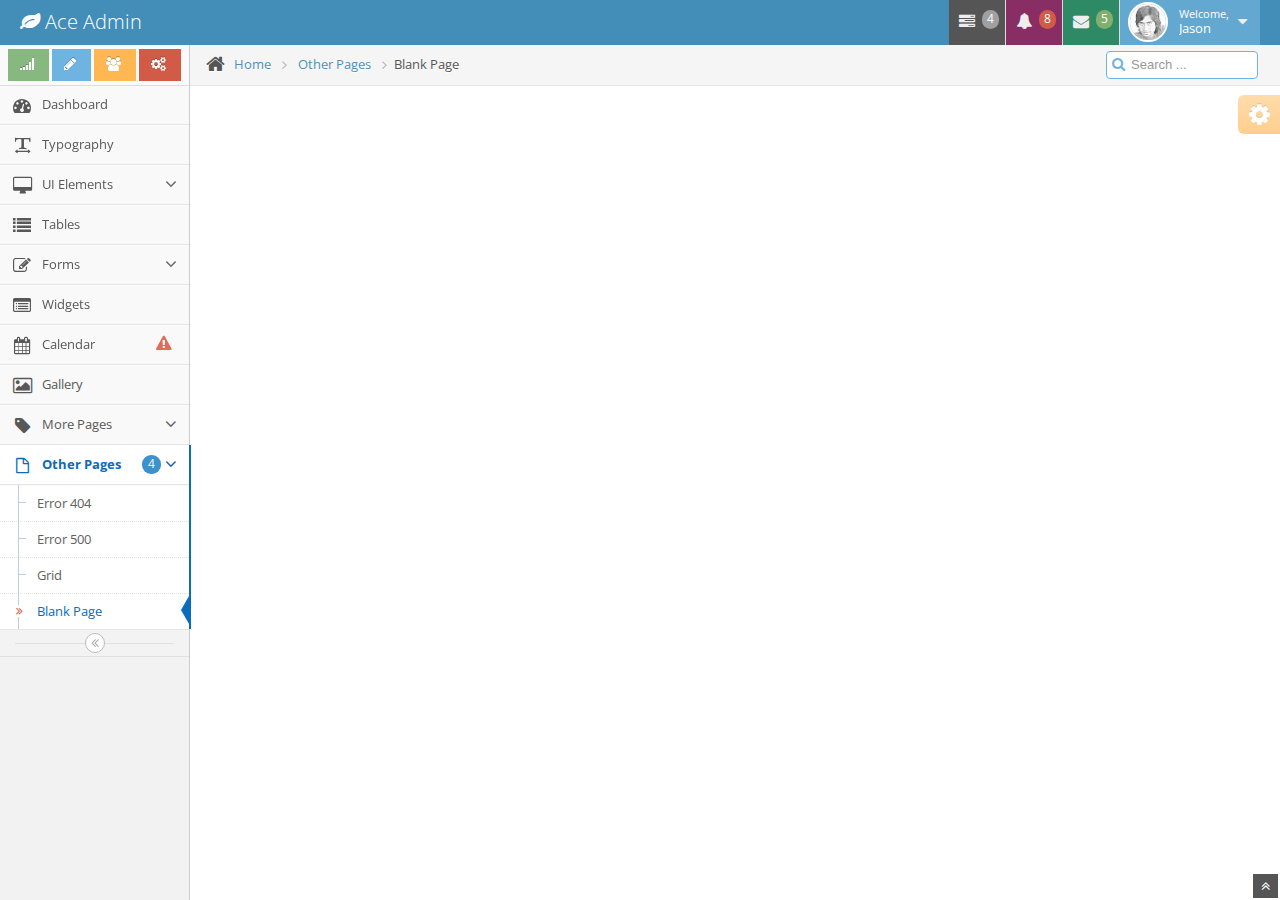
<file: web/demo/blank.html>
<!DOCTYPE html>
<html lang="en">
	<head>
		<meta charset="utf-8" />
		<title>Blank Page - Ace Admin</title>

		<meta name="description" content="" />
		<meta name="viewport" content="width=device-width, initial-scale=1.0" />

		<!--basic styles-->

		<link href="assets/css/bootstrap.min.css" rel="stylesheet" />
		<link href="assets/css/bootstrap-responsive.min.css" rel="stylesheet" />
		<link rel="stylesheet" href="assets/css/font-awesome.min.css" />

		<!--[if IE 7]>
		  <link rel="stylesheet" href="assets/css/font-awesome-ie7.min.css" />
		<![endif]-->

		<!--page specific plugin styles-->

		<!--fonts-->

		<link rel="stylesheet" href="http://fonts.googleapis.com/css?family=Open+Sans:400,300" />

		<!--ace styles-->

		<link rel="stylesheet" href="assets/css/ace.min.css" />
		<link rel="stylesheet" href="assets/css/ace-responsive.min.css" />
		<link rel="stylesheet" href="assets/css/ace-skins.min.css" />

		<!--[if lte IE 8]>
		  <link rel="stylesheet" href="assets/css/ace-ie.min.css" />
		<![endif]-->

		<!--inline styles related to this page-->
	</head>

	<body>
		<div class="navbar">
			<div class="navbar-inner">
				<div class="container-fluid">
					<a href="#" class="brand">
						<small>
							<i class="icon-leaf"></i>
							Ace Admin
						</small>
					</a><!--/.brand-->

					<ul class="nav ace-nav pull-right">
						<li class="grey">
							<a data-toggle="dropdown" class="dropdown-toggle" href="#">
								<i class="icon-tasks"></i>
								<span class="badge badge-grey">4</span>
							</a>

							<ul class="pull-right dropdown-navbar dropdown-menu dropdown-caret dropdown-closer">
								<li class="nav-header">
									<i class="icon-ok"></i>
									4 Tasks to complete
								</li>

								<li>
									<a href="#">
										<div class="clearfix">
											<span class="pull-left">Software Update</span>
											<span class="pull-right">65%</span>
										</div>

										<div class="progress progress-mini ">
											<div style="width:65%" class="bar"></div>
										</div>
									</a>
								</li>

								<li>
									<a href="#">
										<div class="clearfix">
											<span class="pull-left">Hardware Upgrade</span>
											<span class="pull-right">35%</span>
										</div>

										<div class="progress progress-mini progress-danger">
											<div style="width:35%" class="bar"></div>
										</div>
									</a>
								</li>

								<li>
									<a href="#">
										<div class="clearfix">
											<span class="pull-left">Unit Testing</span>
											<span class="pull-right">15%</span>
										</div>

										<div class="progress progress-mini progress-warning">
											<div style="width:15%" class="bar"></div>
										</div>
									</a>
								</li>

								<li>
									<a href="#">
										<div class="clearfix">
											<span class="pull-left">Bug Fixes</span>
											<span class="pull-right">90%</span>
										</div>

										<div class="progress progress-mini progress-success progress-striped active">
											<div style="width:90%" class="bar"></div>
										</div>
									</a>
								</li>

								<li>
									<a href="#">
										See tasks with details
										<i class="icon-arrow-right"></i>
									</a>
								</li>
							</ul>
						</li>

						<li class="purple">
							<a data-toggle="dropdown" class="dropdown-toggle" href="#">
								<i class="icon-bell-alt icon-animated-bell"></i>
								<span class="badge badge-important">8</span>
							</a>

							<ul class="pull-right dropdown-navbar navbar-pink dropdown-menu dropdown-caret dropdown-closer">
								<li class="nav-header">
									<i class="icon-warning-sign"></i>
									8 Notifications
								</li>

								<li>
									<a href="#">
										<div class="clearfix">
											<span class="pull-left">
												<i class="btn btn-mini no-hover btn-pink icon-comment"></i>
												New Comments
											</span>
											<span class="pull-right badge badge-info">+12</span>
										</div>
									</a>
								</li>

								<li>
									<a href="#">
										<i class="btn btn-mini btn-primary icon-user"></i>
										Bob just signed up as an editor ...
									</a>
								</li>

								<li>
									<a href="#">
										<div class="clearfix">
											<span class="pull-left">
												<i class="btn btn-mini no-hover btn-success icon-shopping-cart"></i>
												New Orders
											</span>
											<span class="pull-right badge badge-success">+8</span>
										</div>
									</a>
								</li>

								<li>
									<a href="#">
										<div class="clearfix">
											<span class="pull-left">
												<i class="btn btn-mini no-hover btn-info icon-twitter"></i>
												Followers
											</span>
											<span class="pull-right badge badge-info">+11</span>
										</div>
									</a>
								</li>

								<li>
									<a href="#">
										See all notifications
										<i class="icon-arrow-right"></i>
									</a>
								</li>
							</ul>
						</li>

						<li class="green">
							<a data-toggle="dropdown" class="dropdown-toggle" href="#">
								<i class="icon-envelope icon-animated-vertical"></i>
								<span class="badge badge-success">5</span>
							</a>

							<ul class="pull-right dropdown-navbar dropdown-menu dropdown-caret dropdown-closer">
								<li class="nav-header">
									<i class="icon-envelope-alt"></i>
									5 Messages
								</li>

								<li>
									<a href="#">
										<img src="assets/avatars/avatar.png" class="msg-photo" alt="Alex's Avatar" />
										<span class="msg-body">
											<span class="msg-title">
												<span class="blue">Alex:</span>
												Ciao sociis natoque penatibus et auctor ...
											</span>

											<span class="msg-time">
												<i class="icon-time"></i>
												<span>a moment ago</span>
											</span>
										</span>
									</a>
								</li>

								<li>
									<a href="#">
										<img src="assets/avatars/avatar3.png" class="msg-photo" alt="Susan's Avatar" />
										<span class="msg-body">
											<span class="msg-title">
												<span class="blue">Susan:</span>
												Vestibulum id ligula porta felis euismod ...
											</span>

											<span class="msg-time">
												<i class="icon-time"></i>
												<span>20 minutes ago</span>
											</span>
										</span>
									</a>
								</li>

								<li>
									<a href="#">
										<img src="assets/avatars/avatar4.png" class="msg-photo" alt="Bob's Avatar" />
										<span class="msg-body">
											<span class="msg-title">
												<span class="blue">Bob:</span>
												Nullam quis risus eget urna mollis ornare ...
											</span>

											<span class="msg-time">
												<i class="icon-time"></i>
												<span>3:15 pm</span>
											</span>
										</span>
									</a>
								</li>

								<li>
									<a href="#">
										See all messages
										<i class="icon-arrow-right"></i>
									</a>
								</li>
							</ul>
						</li>

						<li class="light-blue">
							<a data-toggle="dropdown" href="#" class="dropdown-toggle">
								<img class="nav-user-photo" src="assets/avatars/user.jpg" alt="Jason's Photo" />
								<span class="user-info">
									<small>Welcome,</small>
									Jason
								</span>

								<i class="icon-caret-down"></i>
							</a>

							<ul class="user-menu pull-right dropdown-menu dropdown-yellow dropdown-caret dropdown-closer">
								<li>
									<a href="#">
										<i class="icon-cog"></i>
										Settings
									</a>
								</li>

								<li>
									<a href="#">
										<i class="icon-user"></i>
										Profile
									</a>
								</li>

								<li class="divider"></li>

								<li>
									<a href="#">
										<i class="icon-off"></i>
										Logout
									</a>
								</li>
							</ul>
						</li>
					</ul><!--/.ace-nav-->
				</div><!--/.container-fluid-->
			</div><!--/.navbar-inner-->
		</div>

		<div class="main-container container-fluid">
			<a class="menu-toggler" id="menu-toggler" href="#">
				<span class="menu-text"></span>
			</a>

			<div class="sidebar" id="sidebar">
				<div class="sidebar-shortcuts" id="sidebar-shortcuts">
					<div class="sidebar-shortcuts-large" id="sidebar-shortcuts-large">
						<button class="btn btn-small btn-success">
							<i class="icon-signal"></i>
						</button>

						<button class="btn btn-small btn-info">
							<i class="icon-pencil"></i>
						</button>

						<button class="btn btn-small btn-warning">
							<i class="icon-group"></i>
						</button>

						<button class="btn btn-small btn-danger">
							<i class="icon-cogs"></i>
						</button>
					</div>

					<div class="sidebar-shortcuts-mini" id="sidebar-shortcuts-mini">
						<span class="btn btn-success"></span>

						<span class="btn btn-info"></span>

						<span class="btn btn-warning"></span>

						<span class="btn btn-danger"></span>
					</div>
				</div><!--#sidebar-shortcuts-->

				<ul class="nav nav-list">
					<li>
						<a href="index.html">
							<i class="icon-dashboard"></i>
							<span class="menu-text"> Dashboard </span>
						</a>
					</li>

					<li>
						<a href="typography.html">
							<i class="icon-text-width"></i>
							<span class="menu-text"> Typography </span>
						</a>
					</li>

					<li>
						<a href="#" class="dropdown-toggle">
							<i class="icon-desktop"></i>
							<span class="menu-text"> UI Elements </span>

							<b class="arrow icon-angle-down"></b>
						</a>

						<ul class="submenu">
							<li>
								<a href="elements.html">
									<i class="icon-double-angle-right"></i>
									Elements
								</a>
							</li>

							<li>
								<a href="buttons.html">
									<i class="icon-double-angle-right"></i>
									Buttons &amp; Icons
								</a>
							</li>

							<li>
								<a href="treeview.html">
									<i class="icon-double-angle-right"></i>
									Treeview
								</a>
							</li>

							<li>
								<a href="#" class="dropdown-toggle">
									<i class="icon-double-angle-right"></i>

									Three Level Menu
									<b class="arrow icon-angle-down"></b>
								</a>

								<ul class="submenu">
									<li>
										<a href="#">
											<i class="icon-leaf"></i>
											Item #1
										</a>
									</li>

									<li>
										<a href="#" class="dropdown-toggle">
											<i class="icon-pencil"></i>

											4th level
											<b class="arrow icon-angle-down"></b>
										</a>

										<ul class="submenu">
											<li>
												<a href="#">
													<i class="icon-plus"></i>
													Add Product
												</a>
											</li>

											<li>
												<a href="#">
													<i class="icon-eye-open"></i>
													View Products
												</a>
											</li>
										</ul>
									</li>
								</ul>
							</li>
						</ul>
					</li>

					<li>
						<a href="tables.html">
							<i class="icon-list"></i>
							<span class="menu-text"> Tables </span>
						</a>
					</li>

					<li>
						<a href="#" class="dropdown-toggle">
							<i class="icon-edit"></i>
							<span class="menu-text"> Forms </span>

							<b class="arrow icon-angle-down"></b>
						</a>

						<ul class="submenu">
							<li>
								<a href="form-elements.html">
									<i class="icon-double-angle-right"></i>
									Form Elements
								</a>
							</li>

							<li>
								<a href="form-wizard.html">
									<i class="icon-double-angle-right"></i>
									Wizard &amp; Validation
								</a>
							</li>

							<li>
								<a href="wysiwyg.html">
									<i class="icon-double-angle-right"></i>
									Wysiwyg &amp; Markdown
								</a>
							</li>
						</ul>
					</li>

					<li>
						<a href="widgets.html">
							<i class="icon-list-alt"></i>
							<span class="menu-text"> Widgets </span>
						</a>
					</li>

					<li>
						<a href="calendar.html">
							<i class="icon-calendar"></i>

							<span class="menu-text">
								Calendar
								<span class="badge badge-transparent tooltip-error" title="2&nbsp;Important&nbsp;Events">
									<i class="icon-warning-sign red bigger-130"></i>
								</span>
							</span>
						</a>
					</li>

					<li>
						<a href="gallery.html">
							<i class="icon-picture"></i>
							<span class="menu-text"> Gallery </span>
						</a>
					</li>

					<li>
						<a href="#" class="dropdown-toggle">
							<i class="icon-tag"></i>
							<span class="menu-text"> More Pages </span>

							<b class="arrow icon-angle-down"></b>
						</a>

						<ul class="submenu">
							<li>
								<a href="profile.html">
									<i class="icon-double-angle-right"></i>
									User Profile
								</a>
							</li>

							<li>
								<a href="pricing.html">
									<i class="icon-double-angle-right"></i>
									Pricing Tables
								</a>
							</li>

							<li>
								<a href="invoice.html">
									<i class="icon-double-angle-right"></i>
									Invoice
								</a>
							</li>

							<li>
								<a href="login.html">
									<i class="icon-double-angle-right"></i>
									Login &amp; Register
								</a>
							</li>
						</ul>
					</li>

					<li class="active open">
						<a href="#" class="dropdown-toggle">
							<i class="icon-file-alt"></i>

							<span class="menu-text">
								Other Pages
								<span class="badge badge-primary ">4</span>
							</span>

							<b class="arrow icon-angle-down"></b>
						</a>

						<ul class="submenu">
							<li>
								<a href="error-404.html">
									<i class="icon-double-angle-right"></i>
									Error 404
								</a>
							</li>

							<li>
								<a href="error-500.html">
									<i class="icon-double-angle-right"></i>
									Error 500
								</a>
							</li>

							<li>
								<a href="grid.html">
									<i class="icon-double-angle-right"></i>
									Grid
								</a>
							</li>

							<li class="active">
								<a href="blank.html">
									<i class="icon-double-angle-right"></i>
									Blank Page
								</a>
							</li>
						</ul>
					</li>
				</ul><!--/.nav-list-->

				<div class="sidebar-collapse" id="sidebar-collapse">
					<i class="icon-double-angle-left"></i>
				</div>
			</div>

			<div class="main-content">
				<div class="breadcrumbs" id="breadcrumbs">
					<ul class="breadcrumb">
						<li>
							<i class="icon-home home-icon"></i>
							<a href="#">Home</a>

							<span class="divider">
								<i class="icon-angle-right arrow-icon"></i>
							</span>
						</li>

						<li>
							<a href="#">Other Pages</a>

							<span class="divider">
								<i class="icon-angle-right arrow-icon"></i>
							</span>
						</li>
						<li class="active">Blank Page</li>
					</ul><!--.breadcrumb-->

					<div class="nav-search" id="nav-search">
						<form class="form-search">
							<span class="input-icon">
								<input type="text" placeholder="Search ..." class="input-small nav-search-input" id="nav-search-input" autocomplete="off" />
								<i class="icon-search nav-search-icon"></i>
							</span>
						</form>
					</div><!--#nav-search-->
				</div>

				<div class="page-content">
					<div class="row-fluid">
						<div class="span12">
							<!--PAGE CONTENT BEGINS-->

							<!--PAGE CONTENT ENDS-->
						</div><!--/.span-->
					</div><!--/.row-fluid-->
				</div><!--/.page-content-->

				<div class="ace-settings-container" id="ace-settings-container">
					<div class="btn btn-app btn-mini btn-warning ace-settings-btn" id="ace-settings-btn">
						<i class="icon-cog bigger-150"></i>
					</div>

					<div class="ace-settings-box" id="ace-settings-box">
						<div>
							<div class="pull-left">
								<select id="skin-colorpicker" class="hide">
									<option data-class="default" value="#438EB9">#438EB9</option>
									<option data-class="skin-1" value="#222A2D">#222A2D</option>
									<option data-class="skin-2" value="#C6487E">#C6487E</option>
									<option data-class="skin-3" value="#D0D0D0">#D0D0D0</option>
								</select>
							</div>
							<span>&nbsp; Choose Skin</span>
						</div>

						<div>
							<input type="checkbox" class="ace-checkbox-2" id="ace-settings-header" />
							<label class="lbl" for="ace-settings-header"> Fixed Header</label>
						</div>

						<div>
							<input type="checkbox" class="ace-checkbox-2" id="ace-settings-sidebar" />
							<label class="lbl" for="ace-settings-sidebar"> Fixed Sidebar</label>
						</div>

						<div>
							<input type="checkbox" class="ace-checkbox-2" id="ace-settings-breadcrumbs" />
							<label class="lbl" for="ace-settings-breadcrumbs"> Fixed Breadcrumbs</label>
						</div>

						<div>
							<input type="checkbox" class="ace-checkbox-2" id="ace-settings-rtl" />
							<label class="lbl" for="ace-settings-rtl"> Right To Left (rtl)</label>
						</div>
					</div>
				</div><!--/#ace-settings-container-->
			</div><!--/.main-content-->
		</div><!--/.main-container-->

		<a href="#" id="btn-scroll-up" class="btn-scroll-up btn btn-small btn-inverse">
			<i class="icon-double-angle-up icon-only bigger-110"></i>
		</a>

		<!--basic scripts-->

		<!--[if !IE]>-->

		<script src="http://ajax.googleapis.com/ajax/libs/jquery/2.0.3/jquery.min.js"></script>

		<!--<![endif]-->

		<!--[if IE]>
<script src="http://ajax.googleapis.com/ajax/libs/jquery/1.10.2/jquery.min.js"></script>
<![endif]-->

		<!--[if !IE]>-->

		<script type="text/javascript">
			window.jQuery || document.write("<script src='assets/js/jquery-2.0.3.min.js'>"+"<"+"/script>");
		</script>

		<!--<![endif]-->

		<!--[if IE]>
<script type="text/javascript">
 window.jQuery || document.write("<script src='assets/js/jquery-1.10.2.min.js'>"+"<"+"/script>");
</script>
<![endif]-->

		<script type="text/javascript">
			if("ontouchend" in document) document.write("<script src='assets/js/jquery.mobile.custom.min.js'>"+"<"+"/script>");
		</script>
		<script src="assets/js/bootstrap.min.js"></script>

		<!--page specific plugin scripts-->

		<!--ace scripts-->

		<script src="assets/js/ace-elements.min.js"></script>
		<script src="assets/js/ace.min.js"></script>

		<!--inline scripts related to this page-->
	</body>
</html>
</file>
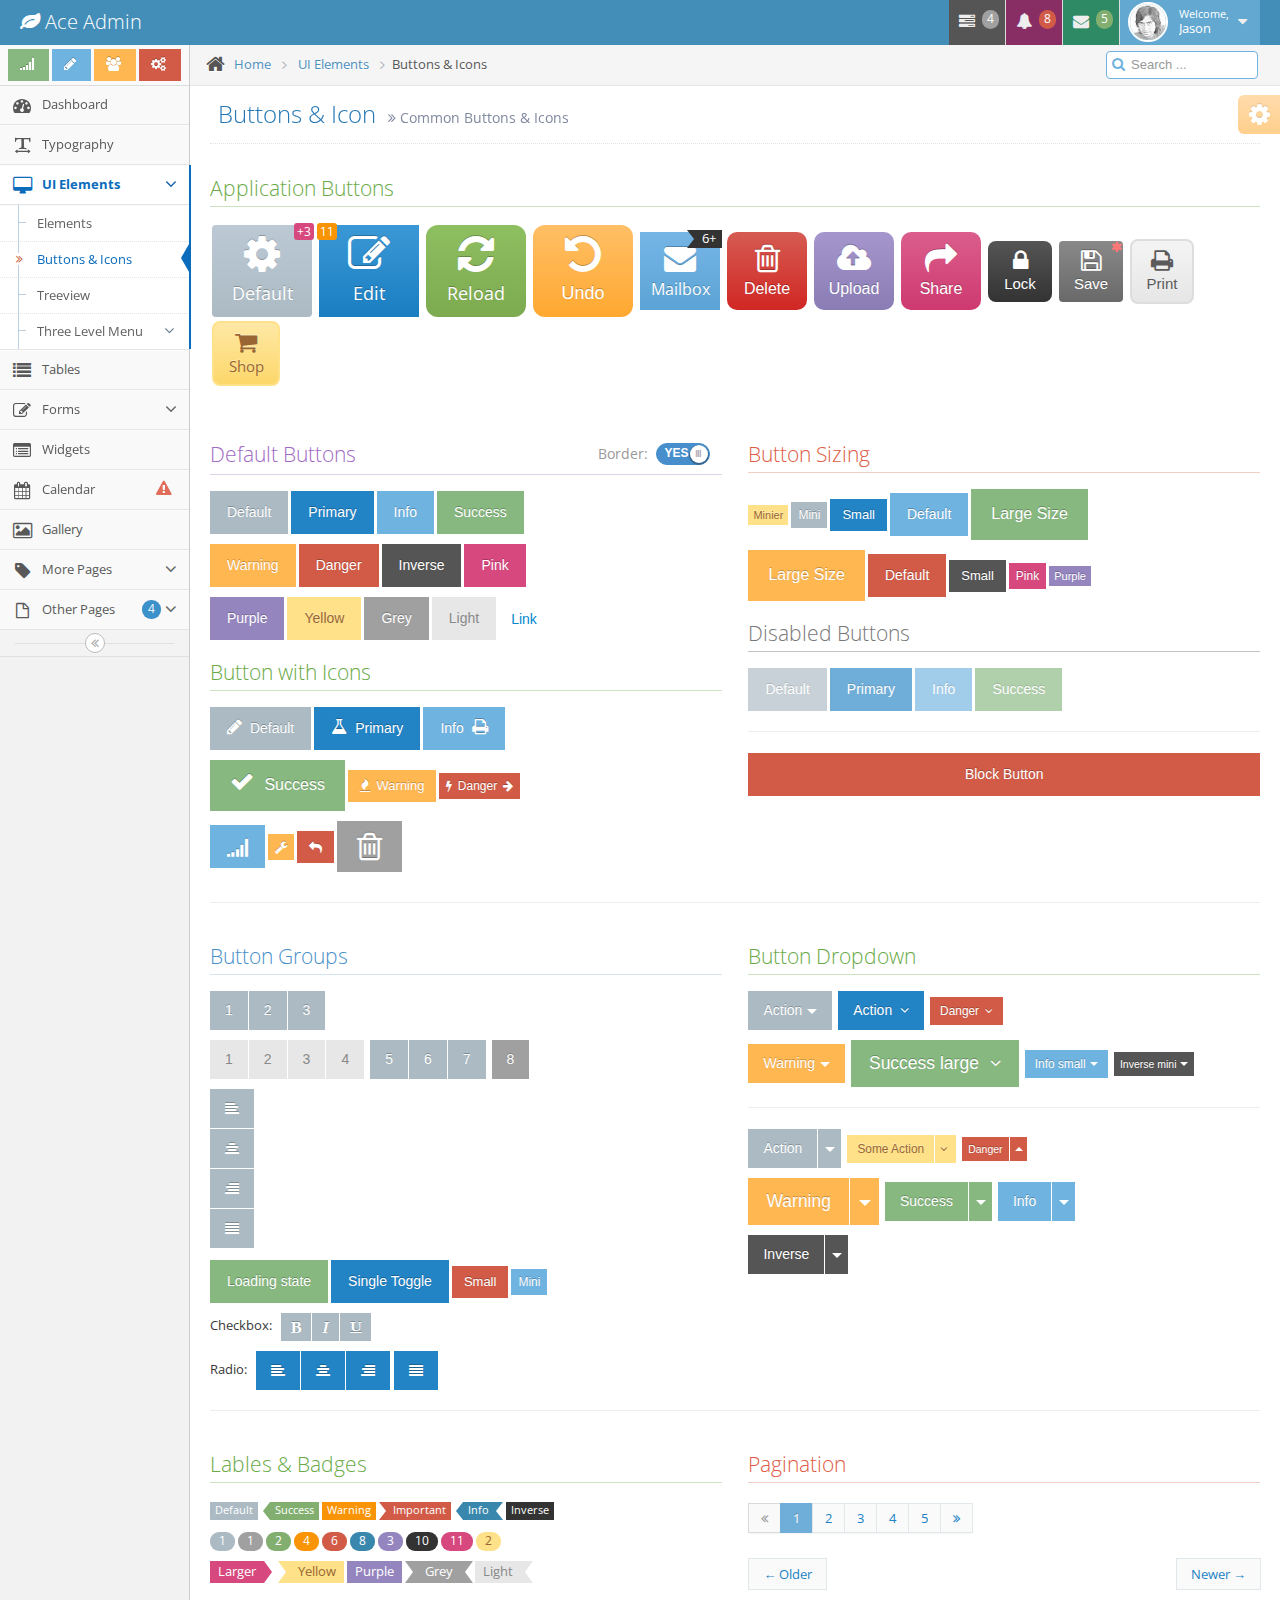
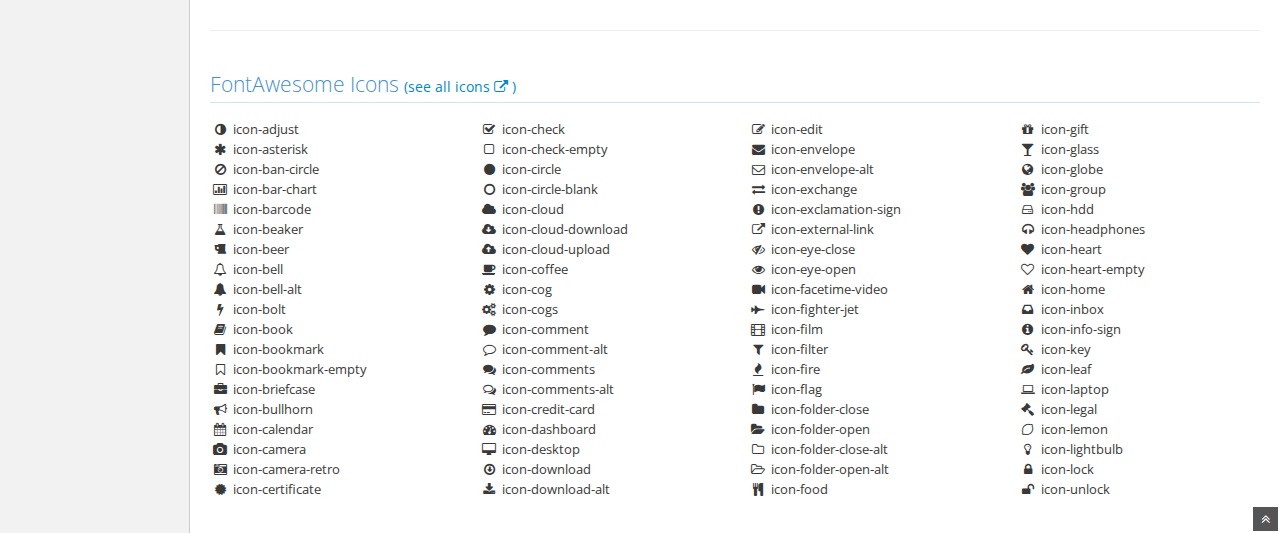
<file: web/demo/buttons.html>
<!DOCTYPE html>
<html lang="en">
	<head>
		<meta charset="utf-8" />
		<title>Buttons &amp; Icon - Ace Admin</title>

		<meta name="description" content="Common Buttons &amp; Icons" />
		<meta name="viewport" content="width=device-width, initial-scale=1.0" />

		<!--basic styles-->

		<link href="assets/css/bootstrap.min.css" rel="stylesheet" />
		<link href="assets/css/bootstrap-responsive.min.css" rel="stylesheet" />
		<link rel="stylesheet" href="assets/css/font-awesome.min.css" />

		<!--[if IE 7]>
		  <link rel="stylesheet" href="assets/css/font-awesome-ie7.min.css" />
		<![endif]-->

		<!--page specific plugin styles-->

		<!--fonts-->

		<link rel="stylesheet" href="http://fonts.googleapis.com/css?family=Open+Sans:400,300" />

		<!--ace styles-->

		<link rel="stylesheet" href="assets/css/ace.min.css" />
		<link rel="stylesheet" href="assets/css/ace-responsive.min.css" />
		<link rel="stylesheet" href="assets/css/ace-skins.min.css" />

		<!--[if lte IE 8]>
		  <link rel="stylesheet" href="assets/css/ace-ie.min.css" />
		<![endif]-->

		<!--inline styles related to this page-->
	</head>

	<body>
		<div class="navbar">
			<div class="navbar-inner">
				<div class="container-fluid">
					<a href="#" class="brand">
						<small>
							<i class="icon-leaf"></i>
							Ace Admin
						</small>
					</a><!--/.brand-->

					<ul class="nav ace-nav pull-right">
						<li class="grey">
							<a data-toggle="dropdown" class="dropdown-toggle" href="#">
								<i class="icon-tasks"></i>
								<span class="badge badge-grey">4</span>
							</a>

							<ul class="pull-right dropdown-navbar dropdown-menu dropdown-caret dropdown-closer">
								<li class="nav-header">
									<i class="icon-ok"></i>
									4 Tasks to complete
								</li>

								<li>
									<a href="#">
										<div class="clearfix">
											<span class="pull-left">Software Update</span>
											<span class="pull-right">65%</span>
										</div>

										<div class="progress progress-mini ">
											<div style="width:65%" class="bar"></div>
										</div>
									</a>
								</li>

								<li>
									<a href="#">
										<div class="clearfix">
											<span class="pull-left">Hardware Upgrade</span>
											<span class="pull-right">35%</span>
										</div>

										<div class="progress progress-mini progress-danger">
											<div style="width:35%" class="bar"></div>
										</div>
									</a>
								</li>

								<li>
									<a href="#">
										<div class="clearfix">
											<span class="pull-left">Unit Testing</span>
											<span class="pull-right">15%</span>
										</div>

										<div class="progress progress-mini progress-warning">
											<div style="width:15%" class="bar"></div>
										</div>
									</a>
								</li>

								<li>
									<a href="#">
										<div class="clearfix">
											<span class="pull-left">Bug Fixes</span>
											<span class="pull-right">90%</span>
										</div>

										<div class="progress progress-mini progress-success progress-striped active">
											<div style="width:90%" class="bar"></div>
										</div>
									</a>
								</li>

								<li>
									<a href="#">
										See tasks with details
										<i class="icon-arrow-right"></i>
									</a>
								</li>
							</ul>
						</li>

						<li class="purple">
							<a data-toggle="dropdown" class="dropdown-toggle" href="#">
								<i class="icon-bell-alt icon-animated-bell"></i>
								<span class="badge badge-important">8</span>
							</a>

							<ul class="pull-right dropdown-navbar navbar-pink dropdown-menu dropdown-caret dropdown-closer">
								<li class="nav-header">
									<i class="icon-warning-sign"></i>
									8 Notifications
								</li>

								<li>
									<a href="#">
										<div class="clearfix">
											<span class="pull-left">
												<i class="btn btn-mini no-hover btn-pink icon-comment"></i>
												New Comments
											</span>
											<span class="pull-right badge badge-info">+12</span>
										</div>
									</a>
								</li>

								<li>
									<a href="#">
										<i class="btn btn-mini btn-primary icon-user"></i>
										Bob just signed up as an editor ...
									</a>
								</li>

								<li>
									<a href="#">
										<div class="clearfix">
											<span class="pull-left">
												<i class="btn btn-mini no-hover btn-success icon-shopping-cart"></i>
												New Orders
											</span>
											<span class="pull-right badge badge-success">+8</span>
										</div>
									</a>
								</li>

								<li>
									<a href="#">
										<div class="clearfix">
											<span class="pull-left">
												<i class="btn btn-mini no-hover btn-info icon-twitter"></i>
												Followers
											</span>
											<span class="pull-right badge badge-info">+11</span>
										</div>
									</a>
								</li>

								<li>
									<a href="#">
										See all notifications
										<i class="icon-arrow-right"></i>
									</a>
								</li>
							</ul>
						</li>

						<li class="green">
							<a data-toggle="dropdown" class="dropdown-toggle" href="#">
								<i class="icon-envelope icon-animated-vertical"></i>
								<span class="badge badge-success">5</span>
							</a>

							<ul class="pull-right dropdown-navbar dropdown-menu dropdown-caret dropdown-closer">
								<li class="nav-header">
									<i class="icon-envelope-alt"></i>
									5 Messages
								</li>

								<li>
									<a href="#">
										<img src="assets/avatars/avatar.png" class="msg-photo" alt="Alex's Avatar" />
										<span class="msg-body">
											<span class="msg-title">
												<span class="blue">Alex:</span>
												Ciao sociis natoque penatibus et auctor ...
											</span>

											<span class="msg-time">
												<i class="icon-time"></i>
												<span>a moment ago</span>
											</span>
										</span>
									</a>
								</li>

								<li>
									<a href="#">
										<img src="assets/avatars/avatar3.png" class="msg-photo" alt="Susan's Avatar" />
										<span class="msg-body">
											<span class="msg-title">
												<span class="blue">Susan:</span>
												Vestibulum id ligula porta felis euismod ...
											</span>

											<span class="msg-time">
												<i class="icon-time"></i>
												<span>20 minutes ago</span>
											</span>
										</span>
									</a>
								</li>

								<li>
									<a href="#">
										<img src="assets/avatars/avatar4.png" class="msg-photo" alt="Bob's Avatar" />
										<span class="msg-body">
											<span class="msg-title">
												<span class="blue">Bob:</span>
												Nullam quis risus eget urna mollis ornare ...
											</span>

											<span class="msg-time">
												<i class="icon-time"></i>
												<span>3:15 pm</span>
											</span>
										</span>
									</a>
								</li>

								<li>
									<a href="#">
										See all messages
										<i class="icon-arrow-right"></i>
									</a>
								</li>
							</ul>
						</li>

						<li class="light-blue">
							<a data-toggle="dropdown" href="#" class="dropdown-toggle">
								<img class="nav-user-photo" src="assets/avatars/user.jpg" alt="Jason's Photo" />
								<span class="user-info">
									<small>Welcome,</small>
									Jason
								</span>

								<i class="icon-caret-down"></i>
							</a>

							<ul class="user-menu pull-right dropdown-menu dropdown-yellow dropdown-caret dropdown-closer">
								<li>
									<a href="#">
										<i class="icon-cog"></i>
										Settings
									</a>
								</li>

								<li>
									<a href="#">
										<i class="icon-user"></i>
										Profile
									</a>
								</li>

								<li class="divider"></li>

								<li>
									<a href="#">
										<i class="icon-off"></i>
										Logout
									</a>
								</li>
							</ul>
						</li>
					</ul><!--/.ace-nav-->
				</div><!--/.container-fluid-->
			</div><!--/.navbar-inner-->
		</div>

		<div class="main-container container-fluid">
			<a class="menu-toggler" id="menu-toggler" href="#">
				<span class="menu-text"></span>
			</a>

			<div class="sidebar" id="sidebar">
				<div class="sidebar-shortcuts" id="sidebar-shortcuts">
					<div class="sidebar-shortcuts-large" id="sidebar-shortcuts-large">
						<button class="btn btn-small btn-success">
							<i class="icon-signal"></i>
						</button>

						<button class="btn btn-small btn-info">
							<i class="icon-pencil"></i>
						</button>

						<button class="btn btn-small btn-warning">
							<i class="icon-group"></i>
						</button>

						<button class="btn btn-small btn-danger">
							<i class="icon-cogs"></i>
						</button>
					</div>

					<div class="sidebar-shortcuts-mini" id="sidebar-shortcuts-mini">
						<span class="btn btn-success"></span>

						<span class="btn btn-info"></span>

						<span class="btn btn-warning"></span>

						<span class="btn btn-danger"></span>
					</div>
				</div><!--#sidebar-shortcuts-->

				<ul class="nav nav-list">
					<li>
						<a href="index.html">
							<i class="icon-dashboard"></i>
							<span class="menu-text"> Dashboard </span>
						</a>
					</li>

					<li>
						<a href="typography.html">
							<i class="icon-text-width"></i>
							<span class="menu-text"> Typography </span>
						</a>
					</li>

					<li class="active open">
						<a href="#" class="dropdown-toggle">
							<i class="icon-desktop"></i>
							<span class="menu-text"> UI Elements </span>

							<b class="arrow icon-angle-down"></b>
						</a>

						<ul class="submenu">
							<li>
								<a href="elements.html">
									<i class="icon-double-angle-right"></i>
									Elements
								</a>
							</li>

							<li class="active">
								<a href="buttons.html">
									<i class="icon-double-angle-right"></i>
									Buttons &amp; Icons
								</a>
							</li>

							<li>
								<a href="treeview.html">
									<i class="icon-double-angle-right"></i>
									Treeview
								</a>
							</li>

							<li>
								<a href="#" class="dropdown-toggle">
									<i class="icon-double-angle-right"></i>

									Three Level Menu
									<b class="arrow icon-angle-down"></b>
								</a>

								<ul class="submenu">
									<li>
										<a href="#">
											<i class="icon-leaf"></i>
											Item #1
										</a>
									</li>

									<li>
										<a href="#" class="dropdown-toggle">
											<i class="icon-pencil"></i>

											4th level
											<b class="arrow icon-angle-down"></b>
										</a>

										<ul class="submenu">
											<li>
												<a href="#">
													<i class="icon-plus"></i>
													Add Product
												</a>
											</li>

											<li>
												<a href="#">
													<i class="icon-eye-open"></i>
													View Products
												</a>
											</li>
										</ul>
									</li>
								</ul>
							</li>
						</ul>
					</li>

					<li>
						<a href="tables.html">
							<i class="icon-list"></i>
							<span class="menu-text"> Tables </span>
						</a>
					</li>

					<li>
						<a href="#" class="dropdown-toggle">
							<i class="icon-edit"></i>
							<span class="menu-text"> Forms </span>

							<b class="arrow icon-angle-down"></b>
						</a>

						<ul class="submenu">
							<li>
								<a href="form-elements.html">
									<i class="icon-double-angle-right"></i>
									Form Elements
								</a>
							</li>

							<li>
								<a href="form-wizard.html">
									<i class="icon-double-angle-right"></i>
									Wizard &amp; Validation
								</a>
							</li>

							<li>
								<a href="wysiwyg.html">
									<i class="icon-double-angle-right"></i>
									Wysiwyg &amp; Markdown
								</a>
							</li>
						</ul>
					</li>

					<li>
						<a href="widgets.html">
							<i class="icon-list-alt"></i>
							<span class="menu-text"> Widgets </span>
						</a>
					</li>

					<li>
						<a href="calendar.html">
							<i class="icon-calendar"></i>

							<span class="menu-text">
								Calendar
								<span class="badge badge-transparent tooltip-error" title="2&nbsp;Important&nbsp;Events">
									<i class="icon-warning-sign red bigger-130"></i>
								</span>
							</span>
						</a>
					</li>

					<li>
						<a href="gallery.html">
							<i class="icon-picture"></i>
							<span class="menu-text"> Gallery </span>
						</a>
					</li>

					<li>
						<a href="#" class="dropdown-toggle">
							<i class="icon-tag"></i>
							<span class="menu-text"> More Pages </span>

							<b class="arrow icon-angle-down"></b>
						</a>

						<ul class="submenu">
							<li>
								<a href="profile.html">
									<i class="icon-double-angle-right"></i>
									User Profile
								</a>
							</li>

							<li>
								<a href="pricing.html">
									<i class="icon-double-angle-right"></i>
									Pricing Tables
								</a>
							</li>

							<li>
								<a href="invoice.html">
									<i class="icon-double-angle-right"></i>
									Invoice
								</a>
							</li>

							<li>
								<a href="login.html">
									<i class="icon-double-angle-right"></i>
									Login &amp; Register
								</a>
							</li>
						</ul>
					</li>

					<li>
						<a href="#" class="dropdown-toggle">
							<i class="icon-file-alt"></i>

							<span class="menu-text">
								Other Pages
								<span class="badge badge-primary ">4</span>
							</span>

							<b class="arrow icon-angle-down"></b>
						</a>

						<ul class="submenu">
							<li>
								<a href="error-404.html">
									<i class="icon-double-angle-right"></i>
									Error 404
								</a>
							</li>

							<li>
								<a href="error-500.html">
									<i class="icon-double-angle-right"></i>
									Error 500
								</a>
							</li>

							<li>
								<a href="grid.html">
									<i class="icon-double-angle-right"></i>
									Grid
								</a>
							</li>

							<li>
								<a href="blank.html">
									<i class="icon-double-angle-right"></i>
									Blank Page
								</a>
							</li>
						</ul>
					</li>
				</ul><!--/.nav-list-->

				<div class="sidebar-collapse" id="sidebar-collapse">
					<i class="icon-double-angle-left"></i>
				</div>
			</div>

			<div class="main-content">
				<div class="breadcrumbs" id="breadcrumbs">
					<ul class="breadcrumb">
						<li>
							<i class="icon-home home-icon"></i>
							<a href="#">Home</a>

							<span class="divider">
								<i class="icon-angle-right arrow-icon"></i>
							</span>
						</li>

						<li>
							<a href="#">UI Elements</a>

							<span class="divider">
								<i class="icon-angle-right arrow-icon"></i>
							</span>
						</li>
						<li class="active">Buttons &amp; Icons</li>
					</ul><!--.breadcrumb-->

					<div class="nav-search" id="nav-search">
						<form class="form-search">
							<span class="input-icon">
								<input type="text" placeholder="Search ..." class="input-small nav-search-input" id="nav-search-input" autocomplete="off" />
								<i class="icon-search nav-search-icon"></i>
							</span>
						</form>
					</div><!--#nav-search-->
				</div>

				<div class="page-content">
					<div class="page-header position-relative">
						<h1>
							Buttons &amp; Icon
							<small>
								<i class="icon-double-angle-right"></i>
								Common Buttons &amp; Icons
							</small>
						</h1>
					</div><!--/.page-header-->

					<div class="row-fluid">
						<div class="span12">
							<!--PAGE CONTENT BEGINS-->

							<div class="row-fluid">
								<h3 class="header smaller lighter green">Application Buttons</h3>

								<p>
									<a href="#" class="btn btn-app radius-4">
										<i class="icon-cog bigger-230"></i>
										Default
										<span class="badge badge-pink">+3</span>
									</a>

									<a href="#" class="btn btn-app btn-primary no-radius">
										<i class="icon-edit bigger-230"></i>
										Edit
										<span class="badge badge-warning badge-right">11</span>
									</a>

									<a href="#" class="btn btn-app btn-success">
										<i class="icon-refresh bigger-230"></i>
										Reload
									</a>

									<button class="btn btn-app btn-warning">
										<i class="icon-undo bigger-230"></i>
										Undo
									</button>

									<a href="#" class="btn btn-app btn-info btn-small no-radius">
										<i class="icon-envelope bigger-200"></i>
										Mailbox
										<span class="label label-inverse arrowed-in">6+</span>
									</a>

									<button class="btn btn-app btn-danger btn-small">
										<i class="icon-trash bigger-200"></i>
										Delete
									</button>

									<button class="btn btn-app btn-purple btn-small">
										<i class="icon-cloud-upload bigger-200"></i>
										Upload
									</button>

									<button class="btn btn-app btn-pink btn-small">
										<i class="icon-share-alt bigger-200"></i>
										Share
									</button>

									<button class="btn btn-app btn-inverse btn-mini">
										<i class="icon-lock bigger-160"></i>
										Lock
									</button>

									<button class="btn btn-app btn-grey btn-mini radius-4">
										<i class="icon-save bigger-160"></i>

										Save
										<span class="badge badge-transparent">
											<i class="light-red icon-asterisk"></i>
										</span>
									</button>

									<button class="btn btn-app btn-light btn-mini">
										<i class="icon-print bigger-160"></i>
										Print
									</button>

									<a href="#" class="btn btn-app btn-yellow btn-mini">
										<i class="icon-shopping-cart bigger-160"></i>
										Shop
									</a>
								</p>
							</div>

							<div class="space"></div>

							<div class="row-fluid">
								<div class="span6" id="default-buttons">
									<h3 class="row-fluid header smaller lighter purple">
										<span class="span7"> Default Buttons </span><!--/span-->

										<span class="span5">
											<label class="pull-right inline">
												<small class="muted">Border:</small>

												<input id="id-button-borders" checked="" type="checkbox" class="ace-switch ace-switch-5" />
												<span class="lbl"></span>
											</label>
										</span><!--/span-->
									</h3>

									<p>
										<button class="btn">Default </button>
										<button class="btn btn-primary">Primary</button>
										<button class="btn btn-info">Info</button>
										<button class="btn btn-success">Success</button>
									</p>

									<p>
										<button class="btn btn-warning">Warning</button>
										<button class="btn btn-danger">Danger</button>
										<button class="btn btn-inverse">Inverse</button>
										<button class="btn btn-pink">Pink</button>
									</p>

									<p>
										<button class="btn btn-purple">Purple</button>
										<button class="btn btn-yellow">Yellow</button>
										<button class="btn btn-grey">Grey</button>
										<button class="btn btn-light">Light</button>
										<button class="btn btn-link">Link</button>
									</p>
									<h3 class="header smaller lighter green">Button with Icons</h3>

									<p>
										<button class="btn">
											<i class="icon-pencil bigger-125"></i>
											Default
										</button>

										<button class="btn btn-primary">
											<i class="icon-beaker bigger-125"></i>
											Primary
										</button>

										<button class="btn btn-info">
											Info
											<i class="icon-print  bigger-125 icon-on-right"></i>
										</button>
									</p>

									<p>
										<button class="btn btn-large btn-success">
											<i class="icon-ok bigger-150"></i>
											Success
										</button>

										<button class="btn btn-small btn-warning">
											<i class="icon-fire"></i>
											Warning
										</button>

										<button class="btn btn-mini btn-danger">
											<i class="icon-bolt"></i>

											Danger
											<i class="icon-arrow-right  icon-on-right"></i>
										</button>
									</p>

									<p>
										<button class="btn btn-info">
											<i class="icon-signal icon-only bigger-150"></i>
										</button>

										<button class="btn btn-warning btn-mini">
											<i class="icon-wrench  bigger-110 icon-only"></i>
										</button>

										<button class="btn btn-danger btn-small">
											<i class="icon-reply icon-only"></i>
										</button>

										<button class="btn btn-grey btn-large">
											<i class="icon-trash icon-2x icon-only"></i>
										</button>
									</p>
								</div><!--/span-->

								<div class="span6">
									<h3 class="header smaller lighter red">Button Sizing</h3>

									<p>
										<button class="btn btn-minier btn-yellow">Minier</button>
										<button class="btn btn-mini">Mini</button>
										<button class="btn btn-small btn-primary">Small</button>
										<button class="btn btn-info">Default</button>
										<button class="btn btn-large btn-success">Large Size</button>
									</p>

									<p>
										<button class="btn btn-warning btn-large">Large Size</button>
										<button class="btn btn-danger">Default</button>
										<button class="btn btn-small btn-inverse">Small</button>
										<button class="btn btn-mini btn-pink">Pink</button>
										<button class="btn btn-minier btn-purple">Purple</button>
									</p>
									<h3 class="header smaller lighter grey">Disabled Buttons</h3>

									<p>
										<button class="btn disabled">Default </button>
										<button class="btn disabled btn-primary">Primary</button>
										<button class="btn disabled btn-info">Info</button>
										<button class="btn disabled btn-success">Success</button>
									</p>

									<hr />
									<p>
										<button class="btn btn-danger btn-block">Block Button</button>
									</p>
								</div><!--/span-->
							</div><!--/row-->

							<hr />
							<div class="row-fluid">
								<div class="span6">
									<h3 class="header smaller lighter blue">Button Groups</h3>

									<p></p>
									<div class="btn-group">
										<button class="btn">1</button>
										<button class="btn">2</button>
										<button class="btn">3</button>
									</div>
									

									<p></p>
									<div class="btn-toolbar">
										<div class="btn-group">
											<button class="btn btn-light">1</button>
											<button class="btn btn-light">2</button>
											<button class="btn btn-light">3</button>
											<button class="btn btn-light">4</button>
										</div>

										<div class="btn-group">
											<button class="btn">5</button>
											<button class="btn">6</button>
											<button class="btn">7</button>
										</div>

										<div class="btn-group">
											<button class="btn btn-grey">8</button>
										</div>
									</div>
									

									<p></p>
									<div class="btn-group btn-group-vertical">
										<button class="btn" type="button">
											<i class="icon-only icon-align-left"></i>
										</button>

										<button class="btn" type="button">
											<i class="icon-only icon-align-center"></i>
										</button>

										<button class="btn" type="button">
											<i class="icon-only icon-align-right"></i>
										</button>

										<button class="btn" type="button">
											<i class="icon-only icon-align-justify"></i>
										</button>
									</div>

									<div class="space-6"></div>
									

									<p>
										<button id="loading-btn" type="button" class="btn btn-success" data-loading-text="Loading...">Loading state</button>
										<button type="button" class="btn btn-primary" data-toggle="button">Single Toggle</button>
										<button type="button" class="btn btn-small btn-danger" data-toggle="button">Small</button>
										<button type="button" class="btn btn-mini btn-info" data-toggle="button">Mini</button>
									</p>

									<p></p>
									<div>
										<span>Checkbox: &nbsp;</span>

										<div data-toggle="buttons-checkbox" class="btn-group">
											<button class="btn btn-small" type="button">
												<i class="icon-only icon-bold bigger-110"></i>
											</button>

											<button class="btn btn-small" type="button">
												<i class="icon-only icon-italic bigger-110"></i>
											</button>

											<button class="btn btn-small" type="button">
												<i class="icon-only icon-underline bigger-110"></i>
											</button>
										</div>
									</div>
									

									<p></p>
									<div>
										<span>Radio: &nbsp;</span>

										<div data-toggle="buttons-radio" class="btn-group">
											<button class="btn btn-primary" type="button">
												<i class="icon-only icon-align-left"></i>
											</button>

											<button class="btn btn-primary" type="button">
												<i class="icon-only icon-align-center"></i>
											</button>

											<button class="btn btn-primary" type="button">
												<i class="icon-only icon-align-right"></i>
											</button>
										</div>

										<button class="btn btn-primary" type="button" data-toggle="button">
											<i class="icon-only icon-align-justify"></i>
										</button>
									</div>
									
								</div><!--/span-->

								<div class="span6">
									<h3 class="header smaller lighter green">Button Dropdown</h3>

									<p></p>
									<div class="btn-toolbar">
										<div class="btn-group">
											<button data-toggle="dropdown" class="btn dropdown-toggle">
												Action
												<span class="caret"></span>
											</button>

											<ul class="dropdown-menu dropdown-default">
												<li>
													<a href="#">Action</a>
												</li>

												<li>
													<a href="#">Another action</a>
												</li>

												<li>
													<a href="#">Something else here</a>
												</li>

												<li class="divider"></li>

												<li>
													<a href="#">Separated link</a>
												</li>
											</ul>
										</div><!--/btn-group-->

										<div class="btn-group">
											<button data-toggle="dropdown" class="btn btn-primary dropdown-toggle">
												Action
												<i class="icon-angle-down icon-on-right"></i>
											</button>

											<ul class="dropdown-menu">
												<li>
													<a href="#">Action</a>
												</li>

												<li>
													<a href="#">Another action</a>
												</li>

												<li>
													<a href="#">Something else here</a>
												</li>

												<li class="divider"></li>

												<li>
													<a href="#">Separated link</a>
												</li>
											</ul>
										</div><!--/btn-group-->

										<div class="btn-group">
											<button data-toggle="dropdown" class="btn btn-small btn-danger dropdown-toggle">
												Danger
												<i class="icon-angle-down icon-on-right"></i>
											</button>

											<ul class="dropdown-menu dropdown-danger">
												<li>
													<a href="#">Action</a>
												</li>

												<li>
													<a href="#">Another action</a>
												</li>

												<li>
													<a href="#">Something else here</a>
												</li>

												<li class="divider"></li>

												<li>
													<a href="#">Separated link</a>
												</li>
											</ul>
										</div><!--/btn-group-->
									</div>
									

									<p></p>
									<div class="btn-toolbar">
										<div class="btn-group">
											<button data-toggle="dropdown" class="btn btn-warning dropdown-toggle">
												Warning
												<span class="caret"></span>
											</button>

											<ul class="dropdown-menu dropdown-warning">
												<li>
													<a href="#">Action</a>
												</li>

												<li>
													<a href="#">Another action</a>
												</li>

												<li>
													<a href="#">Something else here</a>
												</li>

												<li class="divider"></li>

												<li>
													<a href="#">Separated link</a>
												</li>
											</ul>
										</div><!--/btn-group-->

										<div class="btn-group">
											<button data-toggle="dropdown" class="btn btn-success btn-large dropdown-toggle">
												Success large
												<i class="icon-angle-down icon-on-right"></i>
											</button>

											<ul class="dropdown-menu dropdown-success pull-right">
												<li>
													<a href="#">Action</a>
												</li>

												<li>
													<a href="#">Another action</a>
												</li>

												<li>
													<a href="#">Something else here</a>
												</li>

												<li class="divider"></li>

												<li>
													<a href="#">Separated link</a>
												</li>
											</ul>
										</div><!--/btn-group-->

										<div class="btn-group">
											<button data-toggle="dropdown" class="btn btn-info btn-small dropdown-toggle">
												Info small
												<span class="caret"></span>
											</button>

											<ul class="dropdown-menu dropdown-info pull-right">
												<li>
													<a href="#">Action</a>
												</li>

												<li>
													<a href="#">Another action</a>
												</li>

												<li>
													<a href="#">Something else here</a>
												</li>

												<li class="divider"></li>

												<li>
													<a href="#">Separated link</a>
												</li>
											</ul>
										</div><!--/btn-group-->

										<div class="btn-group">
											<button data-toggle="dropdown" class="btn btn-inverse btn-mini dropdown-toggle">
												Inverse mini
												<span class="caret"></span>
											</button>

											<ul class="dropdown-menu dropdown-inverse">
												<li>
													<a href="#">Action</a>
												</li>

												<li>
													<a href="#">Another action</a>
												</li>

												<li>
													<a href="#">Something else here</a>
												</li>

												<li class="divider"></li>

												<li>
													<a href="#">Separated link</a>
												</li>
											</ul>
										</div><!--/btn-group-->
									</div>

									<hr />
									

									<p></p>
									<div class="btn-toolbar">
										<div class="btn-group">
											<button class="btn">Action</button>

											<button data-toggle="dropdown" class="btn dropdown-toggle">
												<span class="caret"></span>
											</button>

											<ul class="dropdown-menu">
												<li>
													<a href="#">Action</a>
												</li>

												<li>
													<a href="#">Another action</a>
												</li>

												<li>
													<a href="#">Something else here</a>
												</li>

												<li class="divider"></li>

												<li>
													<a href="#">Separated link</a>
												</li>
											</ul>
										</div><!--/btn-group-->

										<div class="btn-group">
											<button class="btn btn-small btn-yellow">Some Action</button>

											<button data-toggle="dropdown" class="btn btn-small btn-yellow dropdown-toggle">
												<i class="icon-angle-down"></i>
											</button>

											<ul class="dropdown-menu dropdown-yellow">
												<li>
													<a href="#">Action</a>
												</li>

												<li>
													<a href="#">Another action</a>
												</li>

												<li>
													<a href="#">Something else here</a>
												</li>

												<li class="divider"></li>

												<li>
													<a href="#">Separated link</a>
												</li>
											</ul>
										</div><!--/btn-group-->

										<div class="btn-group dropup">
											<button class="btn btn-mini btn-danger">Danger</button>

											<button data-toggle="dropdown" class="btn btn-mini btn-danger dropdown-toggle">
												<span class="caret"></span>
											</button>

											<ul class="dropdown-menu">
												<li>
													<a href="#">Action</a>
												</li>

												<li>
													<a href="#">Another action</a>
												</li>

												<li>
													<a href="#">Something else here</a>
												</li>

												<li class="divider"></li>

												<li>
													<a href="#">Separated link</a>
												</li>
											</ul>
										</div><!--/btn-group-->

										<p></p>
										<div class="btn-group">
											<button class="btn btn-large btn-warning">Warning</button>

											<button data-toggle="dropdown" class="btn btn-large btn-warning dropdown-toggle">
												<span class="caret"></span>
											</button>

											<ul class="dropdown-menu">
												<li>
													<a href="#">Action</a>
												</li>

												<li>
													<a href="#">Another action</a>
												</li>

												<li>
													<a href="#">Something else here</a>
												</li>

												<li class="divider"></li>

												<li>
													<a href="#">Separated link</a>
												</li>
											</ul>
										</div><!--/btn-group-->

										<div class="btn-group">
											<button class="btn btn-success">Success</button>

											<button data-toggle="dropdown" class="btn btn-success dropdown-toggle">
												<span class="caret"></span>
											</button>

											<ul class="dropdown-menu">
												<li>
													<a href="#">Action</a>
												</li>

												<li>
													<a href="#">Another action</a>
												</li>

												<li>
													<a href="#">Something else here</a>
												</li>

												<li class="divider"></li>

												<li>
													<a href="#">Separated link</a>
												</li>
											</ul>
										</div><!--/btn-group-->

										<div class="btn-group">
											<button class="btn btn-info">Info</button>

											<button data-toggle="dropdown" class="btn btn-info dropdown-toggle">
												<span class="caret"></span>
											</button>

											<ul class="dropdown-menu">
												<li>
													<a href="#">Action</a>
												</li>

												<li>
													<a href="#">Another action</a>
												</li>

												<li>
													<a href="#">Something else here</a>
												</li>

												<li class="divider"></li>

												<li>
													<a href="#">Separated link</a>
												</li>
											</ul>
										</div><!--/btn-group-->
										

										<p></p>
										<div class="btn-group">
											<button class="btn btn-inverse">Inverse</button>

											<button data-toggle="dropdown" class="btn btn-inverse dropdown-toggle">
												<span class="caret"></span>
											</button>

											<ul class="dropdown-menu">
												<li>
													<a href="#">Action</a>
												</li>

												<li>
													<a href="#">Another action</a>
												</li>

												<li>
													<a href="#">Something else here</a>
												</li>

												<li class="divider"></li>

												<li>
													<a href="#">Separated link</a>
												</li>
											</ul>
										</div><!--/btn-group-->
										
									</div>
									
								</div><!--/span-->
							</div><!--/row-->

							<hr />
							<div class="row-fluid">
								<div class="span6">
									<h3 class="header smaller lighter green">Lables & Badges</h3>

									<p>
										<span class="label">Default</span>
										<span class="label label-success arrowed">Success</span>
										<span class="label label-warning">Warning</span>
										<span class="label label-important arrowed-in">Important</span>
										<span class="label label-info arrowed-in-right arrowed">Info</span>
										<span class="label label-inverse">Inverse</span>
									</p>

									<p>
										<span class="badge">1</span>
										<span class="badge badge-grey">1</span>
										<span class="badge badge-success">2</span>
										<span class="badge badge-warning">4</span>
										<span class="badge badge-important">6</span>
										<span class="badge badge-info">8</span>
										<span class="badge badge-purple">3</span>
										<span class="badge badge-inverse">10</span>
										<span class="badge badge-pink">11</span>
										<span class="badge badge-yellow">2</span>
									</p>

									<p>
										<span class="label label-large label-pink arrowed-right">Larger</span>
										<span class="label label-large label-yellow arrowed-in">Yellow</span>
										<span class="label label-large label-purple">Purple</span>
										<span class="label label-large label-grey arrowed-in-right arrowed-in">Grey</span>
										<span class="label label-large label-light arrowed-in-right">Light</span>
									</p>
								</div><!--/span-->

								<div class="span6">
									<h3 class="header smaller lighter red">Pagination</h3>

									<p></p>
									<div class="pagination">
										<ul>
											<li class="disabled">
												<a href="#">
													<i class="icon-double-angle-left"></i>
												</a>
											</li>

											<li class="active">
												<a href="#">1</a>
											</li>

											<li>
												<a href="#">2</a>
											</li>

											<li>
												<a href="#">3</a>
											</li>

											<li>
												<a href="#">4</a>
											</li>

											<li>
												<a href="#">5</a>
											</li>

											<li>
												<a href="#">
													<i class="icon-double-angle-right"></i>
												</a>
											</li>
										</ul>
									</div>
									

									<p></p>
									<ul class="pager">
										<li class="previous">
											<a href="#">&larr; Older</a>
										</li>

										<li class="next">
											<a href="#">Newer &rarr;</a>
										</li>
									</ul>
									
								</div><!--/span-->
							</div><!--/row-->

							<hr />
							<div class="row-fluid">
								<div class="row-fluid">
									<h3 class="header smaller lighter blue">
										FontAwesome Icons
										<small>
											<a href="http://fontawesome.io/icons/" target="_blank">
												(see all icons
												<i class="icon-external-link"></i>
												)
											</a>
										</small>
									</h3>
								</div>

								<div class="row-fluid">
									<div class="span3">
										<ul class="unstyled the-icons">
											<li>
												<i class="icon-adjust"></i>
												icon-adjust
											</li>

											<li>
												<i class="icon-asterisk"></i>
												icon-asterisk
											</li>

											<li>
												<i class="icon-ban-circle"></i>
												icon-ban-circle
											</li>

											<li>
												<i class="icon-bar-chart"></i>
												icon-bar-chart
											</li>

											<li>
												<i class="icon-barcode"></i>
												icon-barcode
											</li>

											<li>
												<i class="icon-beaker"></i>
												icon-beaker
											</li>

											<li>
												<i class="icon-beer"></i>
												icon-beer
											</li>

											<li>
												<i class="icon-bell"></i>
												icon-bell
											</li>

											<li>
												<i class="icon-bell-alt"></i>
												icon-bell-alt
											</li>

											<li>
												<i class="icon-bolt"></i>
												icon-bolt
											</li>

											<li>
												<i class="icon-book"></i>
												icon-book
											</li>

											<li>
												<i class="icon-bookmark"></i>
												icon-bookmark
											</li>

											<li>
												<i class="icon-bookmark-empty"></i>
												icon-bookmark-empty
											</li>

											<li>
												<i class="icon-briefcase"></i>
												icon-briefcase
											</li>

											<li>
												<i class="icon-bullhorn"></i>
												icon-bullhorn
											</li>

											<li>
												<i class="icon-calendar"></i>
												icon-calendar
											</li>

											<li>
												<i class="icon-camera"></i>
												icon-camera
											</li>

											<li>
												<i class="icon-camera-retro"></i>
												icon-camera-retro
											</li>

											<li>
												<i class="icon-certificate"></i>
												icon-certificate
											</li>
										</ul>
									</div>

									<div class="span3">
										<ul class="unstyled the-icons">
											<li>
												<i class="icon-check"></i>
												icon-check
											</li>

											<li>
												<i class="icon-check-empty"></i>
												icon-check-empty
											</li>

											<li>
												<i class="icon-circle"></i>
												icon-circle
											</li>

											<li>
												<i class="icon-circle-blank"></i>
												icon-circle-blank
											</li>

											<li>
												<i class="icon-cloud"></i>
												icon-cloud
											</li>

											<li>
												<i class="icon-cloud-download"></i>
												icon-cloud-download
											</li>

											<li>
												<i class="icon-cloud-upload"></i>
												icon-cloud-upload
											</li>

											<li>
												<i class="icon-coffee"></i>
												icon-coffee
											</li>

											<li>
												<i class="icon-cog"></i>
												icon-cog
											</li>

											<li>
												<i class="icon-cogs"></i>
												icon-cogs
											</li>

											<li>
												<i class="icon-comment"></i>
												icon-comment
											</li>

											<li>
												<i class="icon-comment-alt"></i>
												icon-comment-alt
											</li>

											<li>
												<i class="icon-comments"></i>
												icon-comments
											</li>

											<li>
												<i class="icon-comments-alt"></i>
												icon-comments-alt
											</li>

											<li>
												<i class="icon-credit-card"></i>
												icon-credit-card
											</li>

											<li>
												<i class="icon-dashboard"></i>
												icon-dashboard
											</li>

											<li>
												<i class="icon-desktop"></i>
												icon-desktop
											</li>

											<li>
												<i class="icon-download"></i>
												icon-download
											</li>

											<li>
												<i class="icon-download-alt"></i>
												icon-download-alt
											</li>
										</ul>
									</div>

									<div class="span3">
										<ul class="unstyled the-icons">
											<li>
												<i class="icon-edit"></i>
												icon-edit
											</li>

											<li>
												<i class="icon-envelope"></i>
												icon-envelope
											</li>

											<li>
												<i class="icon-envelope-alt"></i>
												icon-envelope-alt
											</li>

											<li>
												<i class="icon-exchange"></i>
												icon-exchange
											</li>

											<li>
												<i class="icon-exclamation-sign"></i>
												icon-exclamation-sign
											</li>

											<li>
												<i class="icon-external-link"></i>
												icon-external-link
											</li>

											<li>
												<i class="icon-eye-close"></i>
												icon-eye-close
											</li>

											<li>
												<i class="icon-eye-open"></i>
												icon-eye-open
											</li>

											<li>
												<i class="icon-facetime-video"></i>
												icon-facetime-video
											</li>

											<li>
												<i class="icon-fighter-jet"></i>
												icon-fighter-jet
											</li>

											<li>
												<i class="icon-film"></i>
												icon-film
											</li>

											<li>
												<i class="icon-filter"></i>
												icon-filter
											</li>

											<li>
												<i class="icon-fire"></i>
												icon-fire
											</li>

											<li>
												<i class="icon-flag"></i>
												icon-flag
											</li>

											<li>
												<i class="icon-folder-close"></i>
												icon-folder-close
											</li>

											<li>
												<i class="icon-folder-open"></i>
												icon-folder-open
											</li>

											<li>
												<i class="icon-folder-close-alt"></i>
												icon-folder-close-alt
											</li>

											<li>
												<i class="icon-folder-open-alt"></i>
												icon-folder-open-alt
											</li>

											<li>
												<i class="icon-food"></i>
												icon-food
											</li>
										</ul>
									</div>

									<div class="span3">
										<ul class="unstyled the-icons">
											<li>
												<i class="icon-gift"></i>
												icon-gift
											</li>

											<li>
												<i class="icon-glass"></i>
												icon-glass
											</li>

											<li>
												<i class="icon-globe"></i>
												icon-globe
											</li>

											<li>
												<i class="icon-group"></i>
												icon-group
											</li>

											<li>
												<i class="icon-hdd"></i>
												icon-hdd
											</li>

											<li>
												<i class="icon-headphones"></i>
												icon-headphones
											</li>

											<li>
												<i class="icon-heart"></i>
												icon-heart
											</li>

											<li>
												<i class="icon-heart-empty"></i>
												icon-heart-empty
											</li>

											<li>
												<i class="icon-home"></i>
												icon-home
											</li>

											<li>
												<i class="icon-inbox"></i>
												icon-inbox
											</li>

											<li>
												<i class="icon-info-sign"></i>
												icon-info-sign
											</li>

											<li>
												<i class="icon-key"></i>
												icon-key
											</li>

											<li>
												<i class="icon-leaf"></i>
												icon-leaf
											</li>

											<li>
												<i class="icon-laptop"></i>
												icon-laptop
											</li>

											<li>
												<i class="icon-legal"></i>
												icon-legal
											</li>

											<li>
												<i class="icon-lemon"></i>
												icon-lemon
											</li>

											<li>
												<i class="icon-lightbulb"></i>
												icon-lightbulb
											</li>

											<li>
												<i class="icon-lock"></i>
												icon-lock
											</li>

											<li>
												<i class="icon-unlock"></i>
												icon-unlock
											</li>
										</ul>
									</div>
								</div>
							</div>

							<!--PAGE CONTENT ENDS-->
						</div><!--/.span-->
					</div><!--/.row-fluid-->
				</div><!--/.page-content-->

				<div class="ace-settings-container" id="ace-settings-container">
					<div class="btn btn-app btn-mini btn-warning ace-settings-btn" id="ace-settings-btn">
						<i class="icon-cog bigger-150"></i>
					</div>

					<div class="ace-settings-box" id="ace-settings-box">
						<div>
							<div class="pull-left">
								<select id="skin-colorpicker" class="hide">
									<option data-class="default" value="#438EB9">#438EB9</option>
									<option data-class="skin-1" value="#222A2D">#222A2D</option>
									<option data-class="skin-2" value="#C6487E">#C6487E</option>
									<option data-class="skin-3" value="#D0D0D0">#D0D0D0</option>
								</select>
							</div>
							<span>&nbsp; Choose Skin</span>
						</div>

						<div>
							<input type="checkbox" class="ace-checkbox-2" id="ace-settings-header" />
							<label class="lbl" for="ace-settings-header"> Fixed Header</label>
						</div>

						<div>
							<input type="checkbox" class="ace-checkbox-2" id="ace-settings-sidebar" />
							<label class="lbl" for="ace-settings-sidebar"> Fixed Sidebar</label>
						</div>

						<div>
							<input type="checkbox" class="ace-checkbox-2" id="ace-settings-breadcrumbs" />
							<label class="lbl" for="ace-settings-breadcrumbs"> Fixed Breadcrumbs</label>
						</div>

						<div>
							<input type="checkbox" class="ace-checkbox-2" id="ace-settings-rtl" />
							<label class="lbl" for="ace-settings-rtl"> Right To Left (rtl)</label>
						</div>
					</div>
				</div><!--/#ace-settings-container-->
			</div><!--/.main-content-->
		</div><!--/.main-container-->

		<a href="#" id="btn-scroll-up" class="btn-scroll-up btn btn-small btn-inverse">
			<i class="icon-double-angle-up icon-only bigger-110"></i>
		</a>

		<!--basic scripts-->

		<!--[if !IE]>-->

		<script src="http://ajax.googleapis.com/ajax/libs/jquery/2.0.3/jquery.min.js"></script>

		<!--<![endif]-->

		<!--[if IE]>
<script src="http://ajax.googleapis.com/ajax/libs/jquery/1.10.2/jquery.min.js"></script>
<![endif]-->

		<!--[if !IE]>-->

		<script type="text/javascript">
			window.jQuery || document.write("<script src='assets/js/jquery-2.0.3.min.js'>"+"<"+"/script>");
		</script>

		<!--<![endif]-->

		<!--[if IE]>
<script type="text/javascript">
 window.jQuery || document.write("<script src='assets/js/jquery-1.10.2.min.js'>"+"<"+"/script>");
</script>
<![endif]-->

		<script type="text/javascript">
			if("ontouchend" in document) document.write("<script src='assets/js/jquery.mobile.custom.min.js'>"+"<"+"/script>");
		</script>
		<script src="assets/js/bootstrap.min.js"></script>

		<!--page specific plugin scripts-->

		<!--ace scripts-->

		<script src="assets/js/ace-elements.min.js"></script>
		<script src="assets/js/ace.min.js"></script>

		<!--inline scripts related to this page-->

		<script type="text/javascript">
			$(function() {
				$('#loading-btn').on(ace.click_event, function () {
					var btn = $(this);
					btn.button('loading')
					setTimeout(function () {
						btn.button('reset')
					}, 2000)
				});
			
				$('#id-button-borders').attr('checked' , 'checked').on('click', function(){
						$('#default-buttons .btn').toggleClass('no-border');
				});
			})
		</script>
	</body>
</html>
</file>
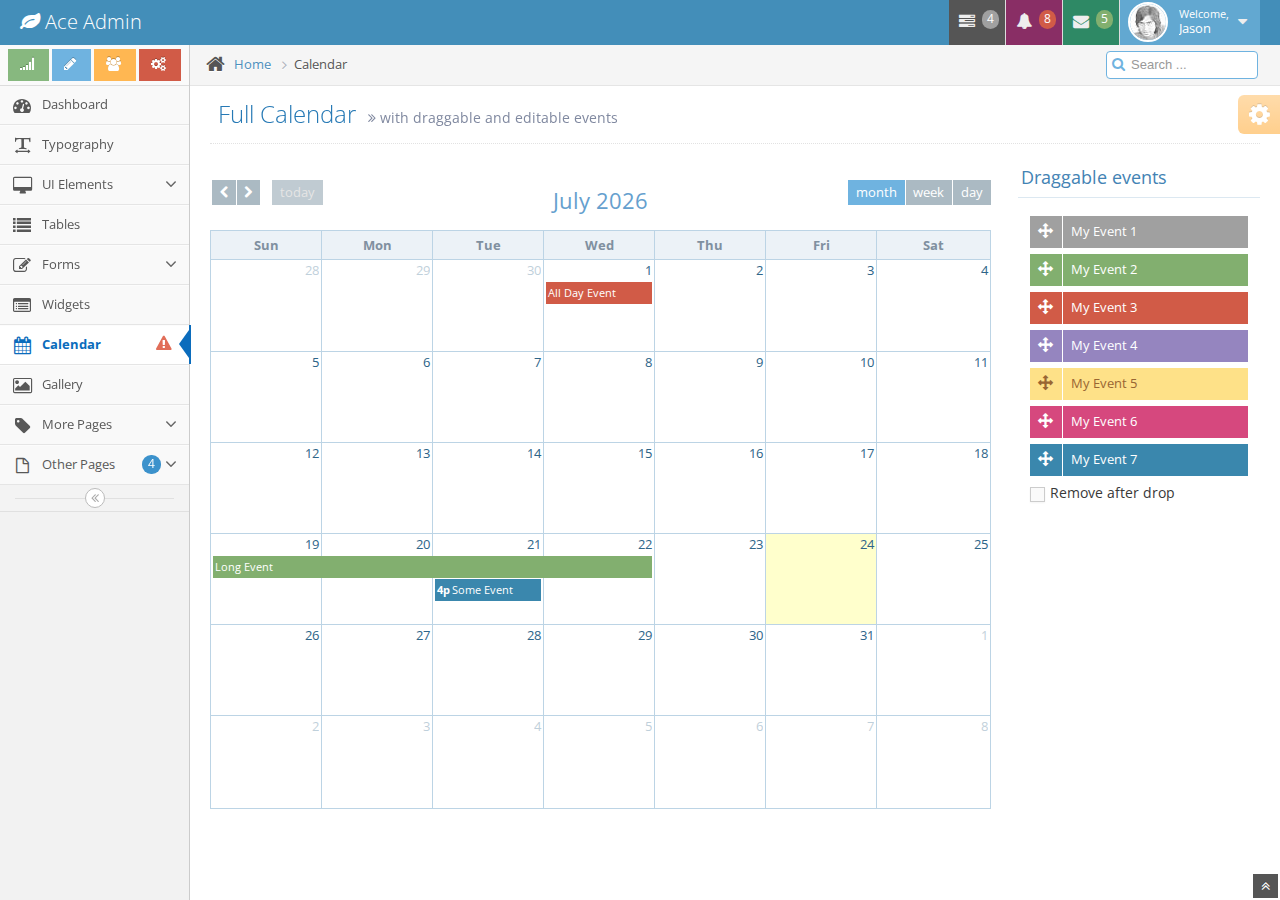
<file: web/demo/calendar.html>
<!DOCTYPE html>
<html lang="en">
	<head>
		<meta charset="utf-8" />
		<title>Full Calendar - Ace Admin</title>

		<meta name="description" content="with draggable and editable events" />
		<meta name="viewport" content="width=device-width, initial-scale=1.0" />

		<!--basic styles-->

		<link href="assets/css/bootstrap.min.css" rel="stylesheet" />
		<link href="assets/css/bootstrap-responsive.min.css" rel="stylesheet" />
		<link rel="stylesheet" href="assets/css/font-awesome.min.css" />

		<!--[if IE 7]>
		  <link rel="stylesheet" href="assets/css/font-awesome-ie7.min.css" />
		<![endif]-->

		<!--page specific plugin styles-->

		<link rel="stylesheet" href="assets/css/fullcalendar.css" />

		<!--fonts-->

		<link rel="stylesheet" href="http://fonts.googleapis.com/css?family=Open+Sans:400,300" />

		<!--ace styles-->

		<link rel="stylesheet" href="assets/css/ace.min.css" />
		<link rel="stylesheet" href="assets/css/ace-responsive.min.css" />
		<link rel="stylesheet" href="assets/css/ace-skins.min.css" />

		<!--[if lte IE 8]>
		  <link rel="stylesheet" href="assets/css/ace-ie.min.css" />
		<![endif]-->

		<!--inline styles related to this page-->
	</head>

	<body>
		<div class="navbar">
			<div class="navbar-inner">
				<div class="container-fluid">
					<a href="#" class="brand">
						<small>
							<i class="icon-leaf"></i>
							Ace Admin
						</small>
					</a><!--/.brand-->

					<ul class="nav ace-nav pull-right">
						<li class="grey">
							<a data-toggle="dropdown" class="dropdown-toggle" href="#">
								<i class="icon-tasks"></i>
								<span class="badge badge-grey">4</span>
							</a>

							<ul class="pull-right dropdown-navbar dropdown-menu dropdown-caret dropdown-closer">
								<li class="nav-header">
									<i class="icon-ok"></i>
									4 Tasks to complete
								</li>

								<li>
									<a href="#">
										<div class="clearfix">
											<span class="pull-left">Software Update</span>
											<span class="pull-right">65%</span>
										</div>

										<div class="progress progress-mini ">
											<div style="width:65%" class="bar"></div>
										</div>
									</a>
								</li>

								<li>
									<a href="#">
										<div class="clearfix">
											<span class="pull-left">Hardware Upgrade</span>
											<span class="pull-right">35%</span>
										</div>

										<div class="progress progress-mini progress-danger">
											<div style="width:35%" class="bar"></div>
										</div>
									</a>
								</li>

								<li>
									<a href="#">
										<div class="clearfix">
											<span class="pull-left">Unit Testing</span>
											<span class="pull-right">15%</span>
										</div>

										<div class="progress progress-mini progress-warning">
											<div style="width:15%" class="bar"></div>
										</div>
									</a>
								</li>

								<li>
									<a href="#">
										<div class="clearfix">
											<span class="pull-left">Bug Fixes</span>
											<span class="pull-right">90%</span>
										</div>

										<div class="progress progress-mini progress-success progress-striped active">
											<div style="width:90%" class="bar"></div>
										</div>
									</a>
								</li>

								<li>
									<a href="#">
										See tasks with details
										<i class="icon-arrow-right"></i>
									</a>
								</li>
							</ul>
						</li>

						<li class="purple">
							<a data-toggle="dropdown" class="dropdown-toggle" href="#">
								<i class="icon-bell-alt icon-animated-bell"></i>
								<span class="badge badge-important">8</span>
							</a>

							<ul class="pull-right dropdown-navbar navbar-pink dropdown-menu dropdown-caret dropdown-closer">
								<li class="nav-header">
									<i class="icon-warning-sign"></i>
									8 Notifications
								</li>

								<li>
									<a href="#">
										<div class="clearfix">
											<span class="pull-left">
												<i class="btn btn-mini no-hover btn-pink icon-comment"></i>
												New Comments
											</span>
											<span class="pull-right badge badge-info">+12</span>
										</div>
									</a>
								</li>

								<li>
									<a href="#">
										<i class="btn btn-mini btn-primary icon-user"></i>
										Bob just signed up as an editor ...
									</a>
								</li>

								<li>
									<a href="#">
										<div class="clearfix">
											<span class="pull-left">
												<i class="btn btn-mini no-hover btn-success icon-shopping-cart"></i>
												New Orders
											</span>
											<span class="pull-right badge badge-success">+8</span>
										</div>
									</a>
								</li>

								<li>
									<a href="#">
										<div class="clearfix">
											<span class="pull-left">
												<i class="btn btn-mini no-hover btn-info icon-twitter"></i>
												Followers
											</span>
											<span class="pull-right badge badge-info">+11</span>
										</div>
									</a>
								</li>

								<li>
									<a href="#">
										See all notifications
										<i class="icon-arrow-right"></i>
									</a>
								</li>
							</ul>
						</li>

						<li class="green">
							<a data-toggle="dropdown" class="dropdown-toggle" href="#">
								<i class="icon-envelope icon-animated-vertical"></i>
								<span class="badge badge-success">5</span>
							</a>

							<ul class="pull-right dropdown-navbar dropdown-menu dropdown-caret dropdown-closer">
								<li class="nav-header">
									<i class="icon-envelope-alt"></i>
									5 Messages
								</li>

								<li>
									<a href="#">
										<img src="assets/avatars/avatar.png" class="msg-photo" alt="Alex's Avatar" />
										<span class="msg-body">
											<span class="msg-title">
												<span class="blue">Alex:</span>
												Ciao sociis natoque penatibus et auctor ...
											</span>

											<span class="msg-time">
												<i class="icon-time"></i>
												<span>a moment ago</span>
											</span>
										</span>
									</a>
								</li>

								<li>
									<a href="#">
										<img src="assets/avatars/avatar3.png" class="msg-photo" alt="Susan's Avatar" />
										<span class="msg-body">
											<span class="msg-title">
												<span class="blue">Susan:</span>
												Vestibulum id ligula porta felis euismod ...
											</span>

											<span class="msg-time">
												<i class="icon-time"></i>
												<span>20 minutes ago</span>
											</span>
										</span>
									</a>
								</li>

								<li>
									<a href="#">
										<img src="assets/avatars/avatar4.png" class="msg-photo" alt="Bob's Avatar" />
										<span class="msg-body">
											<span class="msg-title">
												<span class="blue">Bob:</span>
												Nullam quis risus eget urna mollis ornare ...
											</span>

											<span class="msg-time">
												<i class="icon-time"></i>
												<span>3:15 pm</span>
											</span>
										</span>
									</a>
								</li>

								<li>
									<a href="#">
										See all messages
										<i class="icon-arrow-right"></i>
									</a>
								</li>
							</ul>
						</li>

						<li class="light-blue">
							<a data-toggle="dropdown" href="#" class="dropdown-toggle">
								<img class="nav-user-photo" src="assets/avatars/user.jpg" alt="Jason's Photo" />
								<span class="user-info">
									<small>Welcome,</small>
									Jason
								</span>

								<i class="icon-caret-down"></i>
							</a>

							<ul class="user-menu pull-right dropdown-menu dropdown-yellow dropdown-caret dropdown-closer">
								<li>
									<a href="#">
										<i class="icon-cog"></i>
										Settings
									</a>
								</li>

								<li>
									<a href="#">
										<i class="icon-user"></i>
										Profile
									</a>
								</li>

								<li class="divider"></li>

								<li>
									<a href="#">
										<i class="icon-off"></i>
										Logout
									</a>
								</li>
							</ul>
						</li>
					</ul><!--/.ace-nav-->
				</div><!--/.container-fluid-->
			</div><!--/.navbar-inner-->
		</div>

		<div class="main-container container-fluid">
			<a class="menu-toggler" id="menu-toggler" href="#">
				<span class="menu-text"></span>
			</a>

			<div class="sidebar" id="sidebar">
				<div class="sidebar-shortcuts" id="sidebar-shortcuts">
					<div class="sidebar-shortcuts-large" id="sidebar-shortcuts-large">
						<button class="btn btn-small btn-success">
							<i class="icon-signal"></i>
						</button>

						<button class="btn btn-small btn-info">
							<i class="icon-pencil"></i>
						</button>

						<button class="btn btn-small btn-warning">
							<i class="icon-group"></i>
						</button>

						<button class="btn btn-small btn-danger">
							<i class="icon-cogs"></i>
						</button>
					</div>

					<div class="sidebar-shortcuts-mini" id="sidebar-shortcuts-mini">
						<span class="btn btn-success"></span>

						<span class="btn btn-info"></span>

						<span class="btn btn-warning"></span>

						<span class="btn btn-danger"></span>
					</div>
				</div><!--#sidebar-shortcuts-->

				<ul class="nav nav-list">
					<li>
						<a href="index.html">
							<i class="icon-dashboard"></i>
							<span class="menu-text"> Dashboard </span>
						</a>
					</li>

					<li>
						<a href="typography.html">
							<i class="icon-text-width"></i>
							<span class="menu-text"> Typography </span>
						</a>
					</li>

					<li>
						<a href="#" class="dropdown-toggle">
							<i class="icon-desktop"></i>
							<span class="menu-text"> UI Elements </span>

							<b class="arrow icon-angle-down"></b>
						</a>

						<ul class="submenu">
							<li>
								<a href="elements.html">
									<i class="icon-double-angle-right"></i>
									Elements
								</a>
							</li>

							<li>
								<a href="buttons.html">
									<i class="icon-double-angle-right"></i>
									Buttons &amp; Icons
								</a>
							</li>

							<li>
								<a href="treeview.html">
									<i class="icon-double-angle-right"></i>
									Treeview
								</a>
							</li>

							<li>
								<a href="#" class="dropdown-toggle">
									<i class="icon-double-angle-right"></i>

									Three Level Menu
									<b class="arrow icon-angle-down"></b>
								</a>

								<ul class="submenu">
									<li>
										<a href="#">
											<i class="icon-leaf"></i>
											Item #1
										</a>
									</li>

									<li>
										<a href="#" class="dropdown-toggle">
											<i class="icon-pencil"></i>

											4th level
											<b class="arrow icon-angle-down"></b>
										</a>

										<ul class="submenu">
											<li>
												<a href="#">
													<i class="icon-plus"></i>
													Add Product
												</a>
											</li>

											<li>
												<a href="#">
													<i class="icon-eye-open"></i>
													View Products
												</a>
											</li>
										</ul>
									</li>
								</ul>
							</li>
						</ul>
					</li>

					<li>
						<a href="tables.html">
							<i class="icon-list"></i>
							<span class="menu-text"> Tables </span>
						</a>
					</li>

					<li>
						<a href="#" class="dropdown-toggle">
							<i class="icon-edit"></i>
							<span class="menu-text"> Forms </span>

							<b class="arrow icon-angle-down"></b>
						</a>

						<ul class="submenu">
							<li>
								<a href="form-elements.html">
									<i class="icon-double-angle-right"></i>
									Form Elements
								</a>
							</li>

							<li>
								<a href="form-wizard.html">
									<i class="icon-double-angle-right"></i>
									Wizard &amp; Validation
								</a>
							</li>

							<li>
								<a href="wysiwyg.html">
									<i class="icon-double-angle-right"></i>
									Wysiwyg &amp; Markdown
								</a>
							</li>
						</ul>
					</li>

					<li>
						<a href="widgets.html">
							<i class="icon-list-alt"></i>
							<span class="menu-text"> Widgets </span>
						</a>
					</li>

					<li class="active">
						<a href="calendar.html">
							<i class="icon-calendar"></i>

							<span class="menu-text">
								Calendar
								<span class="badge badge-transparent tooltip-error" title="2&nbsp;Important&nbsp;Events">
									<i class="icon-warning-sign red bigger-130"></i>
								</span>
							</span>
						</a>
					</li>

					<li>
						<a href="gallery.html">
							<i class="icon-picture"></i>
							<span class="menu-text"> Gallery </span>
						</a>
					</li>

					<li>
						<a href="#" class="dropdown-toggle">
							<i class="icon-tag"></i>
							<span class="menu-text"> More Pages </span>

							<b class="arrow icon-angle-down"></b>
						</a>

						<ul class="submenu">
							<li>
								<a href="profile.html">
									<i class="icon-double-angle-right"></i>
									User Profile
								</a>
							</li>

							<li>
								<a href="pricing.html">
									<i class="icon-double-angle-right"></i>
									Pricing Tables
								</a>
							</li>

							<li>
								<a href="invoice.html">
									<i class="icon-double-angle-right"></i>
									Invoice
								</a>
							</li>

							<li>
								<a href="login.html">
									<i class="icon-double-angle-right"></i>
									Login &amp; Register
								</a>
							</li>
						</ul>
					</li>

					<li>
						<a href="#" class="dropdown-toggle">
							<i class="icon-file-alt"></i>

							<span class="menu-text">
								Other Pages
								<span class="badge badge-primary ">4</span>
							</span>

							<b class="arrow icon-angle-down"></b>
						</a>

						<ul class="submenu">
							<li>
								<a href="error-404.html">
									<i class="icon-double-angle-right"></i>
									Error 404
								</a>
							</li>

							<li>
								<a href="error-500.html">
									<i class="icon-double-angle-right"></i>
									Error 500
								</a>
							</li>

							<li>
								<a href="grid.html">
									<i class="icon-double-angle-right"></i>
									Grid
								</a>
							</li>

							<li>
								<a href="blank.html">
									<i class="icon-double-angle-right"></i>
									Blank Page
								</a>
							</li>
						</ul>
					</li>
				</ul><!--/.nav-list-->

				<div class="sidebar-collapse" id="sidebar-collapse">
					<i class="icon-double-angle-left"></i>
				</div>
			</div>

			<div class="main-content">
				<div class="breadcrumbs" id="breadcrumbs">
					<ul class="breadcrumb">
						<li>
							<i class="icon-home home-icon"></i>
							<a href="#">Home</a>

							<span class="divider">
								<i class="icon-angle-right arrow-icon"></i>
							</span>
						</li>
						<li class="active">Calendar</li>
					</ul><!--.breadcrumb-->

					<div class="nav-search" id="nav-search">
						<form class="form-search">
							<span class="input-icon">
								<input type="text" placeholder="Search ..." class="input-small nav-search-input" id="nav-search-input" autocomplete="off" />
								<i class="icon-search nav-search-icon"></i>
							</span>
						</form>
					</div><!--#nav-search-->
				</div>

				<div class="page-content">
					<div class="page-header position-relative">
						<h1>
							Full Calendar
							<small>
								<i class="icon-double-angle-right"></i>
								with draggable and editable events
							</small>
						</h1>
					</div><!--/.page-header-->

					<div class="row-fluid">
						<div class="span12">
							<!--PAGE CONTENT BEGINS-->

							<div class="row-fluid">
								<div class="span9">
									<div class="space"></div>

									<div id="calendar"></div>
								</div>

								<div class="span3">
									<div class="widget-box transparent">
										<div class="widget-header">
											<h4>Draggable events</h4>
										</div>

										<div class="widget-main">
											<div id="external-events">
												<div class="external-event label-grey" data-class="label-grey">
													<i class="icon-move"></i>
													My Event 1
												</div>

												<div class="external-event label-success" data-class="label-success">
													<i class="icon-move"></i>
													My Event 2
												</div>

												<div class="external-event label-important" data-class="label-important">
													<i class="icon-move"></i>
													My Event 3
												</div>

												<div class="external-event label-purple" data-class="label-purple">
													<i class="icon-move"></i>
													My Event 4
												</div>

												<div class="external-event label-yellow" data-class="label-yellow">
													<i class="icon-move"></i>
													My Event 5
												</div>

												<div class="external-event label-pink" data-class="label-pink">
													<i class="icon-move"></i>
													My Event 6
												</div>

												<div class="external-event label-info" data-class="label-info">
													<i class="icon-move"></i>
													My Event 7
												</div>

												<label>
													<input type="checkbox" class="ace-checkbox" id="drop-remove" />
													<span class="lbl"> Remove after drop</span>
												</label>
											</div>
										</div>
									</div>
								</div>
							</div>

							<!--PAGE CONTENT ENDS-->
						</div><!--/.span-->
					</div><!--/.row-fluid-->
				</div><!--/.page-content-->

				<div class="ace-settings-container" id="ace-settings-container">
					<div class="btn btn-app btn-mini btn-warning ace-settings-btn" id="ace-settings-btn">
						<i class="icon-cog bigger-150"></i>
					</div>

					<div class="ace-settings-box" id="ace-settings-box">
						<div>
							<div class="pull-left">
								<select id="skin-colorpicker" class="hide">
									<option data-class="default" value="#438EB9">#438EB9</option>
									<option data-class="skin-1" value="#222A2D">#222A2D</option>
									<option data-class="skin-2" value="#C6487E">#C6487E</option>
									<option data-class="skin-3" value="#D0D0D0">#D0D0D0</option>
								</select>
							</div>
							<span>&nbsp; Choose Skin</span>
						</div>

						<div>
							<input type="checkbox" class="ace-checkbox-2" id="ace-settings-header" />
							<label class="lbl" for="ace-settings-header"> Fixed Header</label>
						</div>

						<div>
							<input type="checkbox" class="ace-checkbox-2" id="ace-settings-sidebar" />
							<label class="lbl" for="ace-settings-sidebar"> Fixed Sidebar</label>
						</div>

						<div>
							<input type="checkbox" class="ace-checkbox-2" id="ace-settings-breadcrumbs" />
							<label class="lbl" for="ace-settings-breadcrumbs"> Fixed Breadcrumbs</label>
						</div>

						<div>
							<input type="checkbox" class="ace-checkbox-2" id="ace-settings-rtl" />
							<label class="lbl" for="ace-settings-rtl"> Right To Left (rtl)</label>
						</div>
					</div>
				</div><!--/#ace-settings-container-->
			</div><!--/.main-content-->
		</div><!--/.main-container-->

		<a href="#" id="btn-scroll-up" class="btn-scroll-up btn btn-small btn-inverse">
			<i class="icon-double-angle-up icon-only bigger-110"></i>
		</a>

		<!--basic scripts-->

		<!--[if !IE]>-->

		<script src="http://ajax.googleapis.com/ajax/libs/jquery/2.0.3/jquery.min.js"></script>

		<!--<![endif]-->

		<!--[if IE]>
<script src="http://ajax.googleapis.com/ajax/libs/jquery/1.10.2/jquery.min.js"></script>
<![endif]-->

		<!--[if !IE]>-->

		<script type="text/javascript">
			window.jQuery || document.write("<script src='assets/js/jquery-2.0.3.min.js'>"+"<"+"/script>");
		</script>

		<!--<![endif]-->

		<!--[if IE]>
<script type="text/javascript">
 window.jQuery || document.write("<script src='assets/js/jquery-1.10.2.min.js'>"+"<"+"/script>");
</script>
<![endif]-->

		<script type="text/javascript">
			if("ontouchend" in document) document.write("<script src='assets/js/jquery.mobile.custom.min.js'>"+"<"+"/script>");
		</script>
		<script src="assets/js/bootstrap.min.js"></script>

		<!--page specific plugin scripts-->

		<script src="assets/js/jquery-ui-1.10.3.custom.min.js"></script>
		<script src="assets/js/jquery.ui.touch-punch.min.js"></script>
		<script src="assets/js/fullcalendar.min.js"></script>
		<script src="assets/js/bootbox.min.js"></script>

		<!--ace scripts-->

		<script src="assets/js/ace-elements.min.js"></script>
		<script src="assets/js/ace.min.js"></script>

		<!--inline scripts related to this page-->

		<script type="text/javascript">
			$(function() {

/* initialize the external events
	-----------------------------------------------------------------*/

	$('#external-events div.external-event').each(function() {

		// create an Event Object (http://arshaw.com/fullcalendar/docs/event_data/Event_Object/)
		// it doesn't need to have a start or end
		var eventObject = {
			title: $.trim($(this).text()) // use the element's text as the event title
		};

		// store the Event Object in the DOM element so we can get to it later
		$(this).data('eventObject', eventObject);

		// make the event draggable using jQuery UI
		$(this).draggable({
			zIndex: 999,
			revert: true,      // will cause the event to go back to its
			revertDuration: 0  //  original position after the drag
		});
		
	});




	/* initialize the calendar
	-----------------------------------------------------------------*/

	var date = new Date();
	var d = date.getDate();
	var m = date.getMonth();
	var y = date.getFullYear();

	
	var calendar = $('#calendar').fullCalendar({
		 buttonText: {
			prev: '<i class="icon-chevron-left"></i>',
			next: '<i class="icon-chevron-right"></i>'
		},
	
		header: {
			left: 'prev,next today',
			center: 'title',
			right: 'month,agendaWeek,agendaDay'
		},
		events: [
		{
			title: 'All Day Event',
			start: new Date(y, m, 1),
			className: 'label-important'
		},
		{
			title: 'Long Event',
			start: new Date(y, m, d-5),
			end: new Date(y, m, d-2),
			className: 'label-success'
		},
		{
			title: 'Some Event',
			start: new Date(y, m, d-3, 16, 0),
			allDay: false
		}]
		,
		editable: true,
		droppable: true, // this allows things to be dropped onto the calendar !!!
		drop: function(date, allDay) { // this function is called when something is dropped
		
			// retrieve the dropped element's stored Event Object
			var originalEventObject = $(this).data('eventObject');
			var $extraEventClass = $(this).attr('data-class');
			
			
			// we need to copy it, so that multiple events don't have a reference to the same object
			var copiedEventObject = $.extend({}, originalEventObject);
			
			// assign it the date that was reported
			copiedEventObject.start = date;
			copiedEventObject.allDay = allDay;
			if($extraEventClass) copiedEventObject['className'] = [$extraEventClass];
			
			// render the event on the calendar
			// the last `true` argument determines if the event "sticks" (http://arshaw.com/fullcalendar/docs/event_rendering/renderEvent/)
			$('#calendar').fullCalendar('renderEvent', copiedEventObject, true);
			
			// is the "remove after drop" checkbox checked?
			if ($('#drop-remove').is(':checked')) {
				// if so, remove the element from the "Draggable Events" list
				$(this).remove();
			}
			
		}
		,
		selectable: true,
		selectHelper: true,
		select: function(start, end, allDay) {
			
			bootbox.prompt("New Event Title:", function(title) {
				if (title !== null) {
					calendar.fullCalendar('renderEvent',
						{
							title: title,
							start: start,
							end: end,
							allDay: allDay
						},
						true // make the event "stick"
					);
				}
			});
			

			calendar.fullCalendar('unselect');
			
		}
		,
		eventClick: function(calEvent, jsEvent, view) {

			var form = $("<form class='form-inline'><label>Change event name &nbsp;</label></form>");
			form.append("<input autocomplete=off type=text value='" + calEvent.title + "' /> ");
			form.append("<button type='submit' class='btn btn-small btn-success'><i class='icon-ok'></i> Save</button>");
			
			var div = bootbox.dialog(form,
				[
				{
					"label" : "<i class='icon-trash'></i> Delete Event",
					"class" : "btn-small btn-danger",
					"callback": function() {
						calendar.fullCalendar('removeEvents' , function(ev){
							return (ev._id == calEvent._id);
						})
					}
				}
				,
				{
					"label" : "<i class='icon-remove'></i> Close",
					"class" : "btn-small"
				}
				]
				,
				{
					// prompts need a few extra options
					"onEscape": function(){div.modal("hide");}
				}
			);
			
			form.on('submit', function(){
				calEvent.title = form.find("input[type=text]").val();
				calendar.fullCalendar('updateEvent', calEvent);
				div.modal("hide");
				return false;
			});
			
		
			//console.log(calEvent.id);
			//console.log(jsEvent);
			//console.log(view);

			// change the border color just for fun
			//$(this).css('border-color', 'red');

		}
		
	});


})
		</script>
	</body>
</html>
</file>
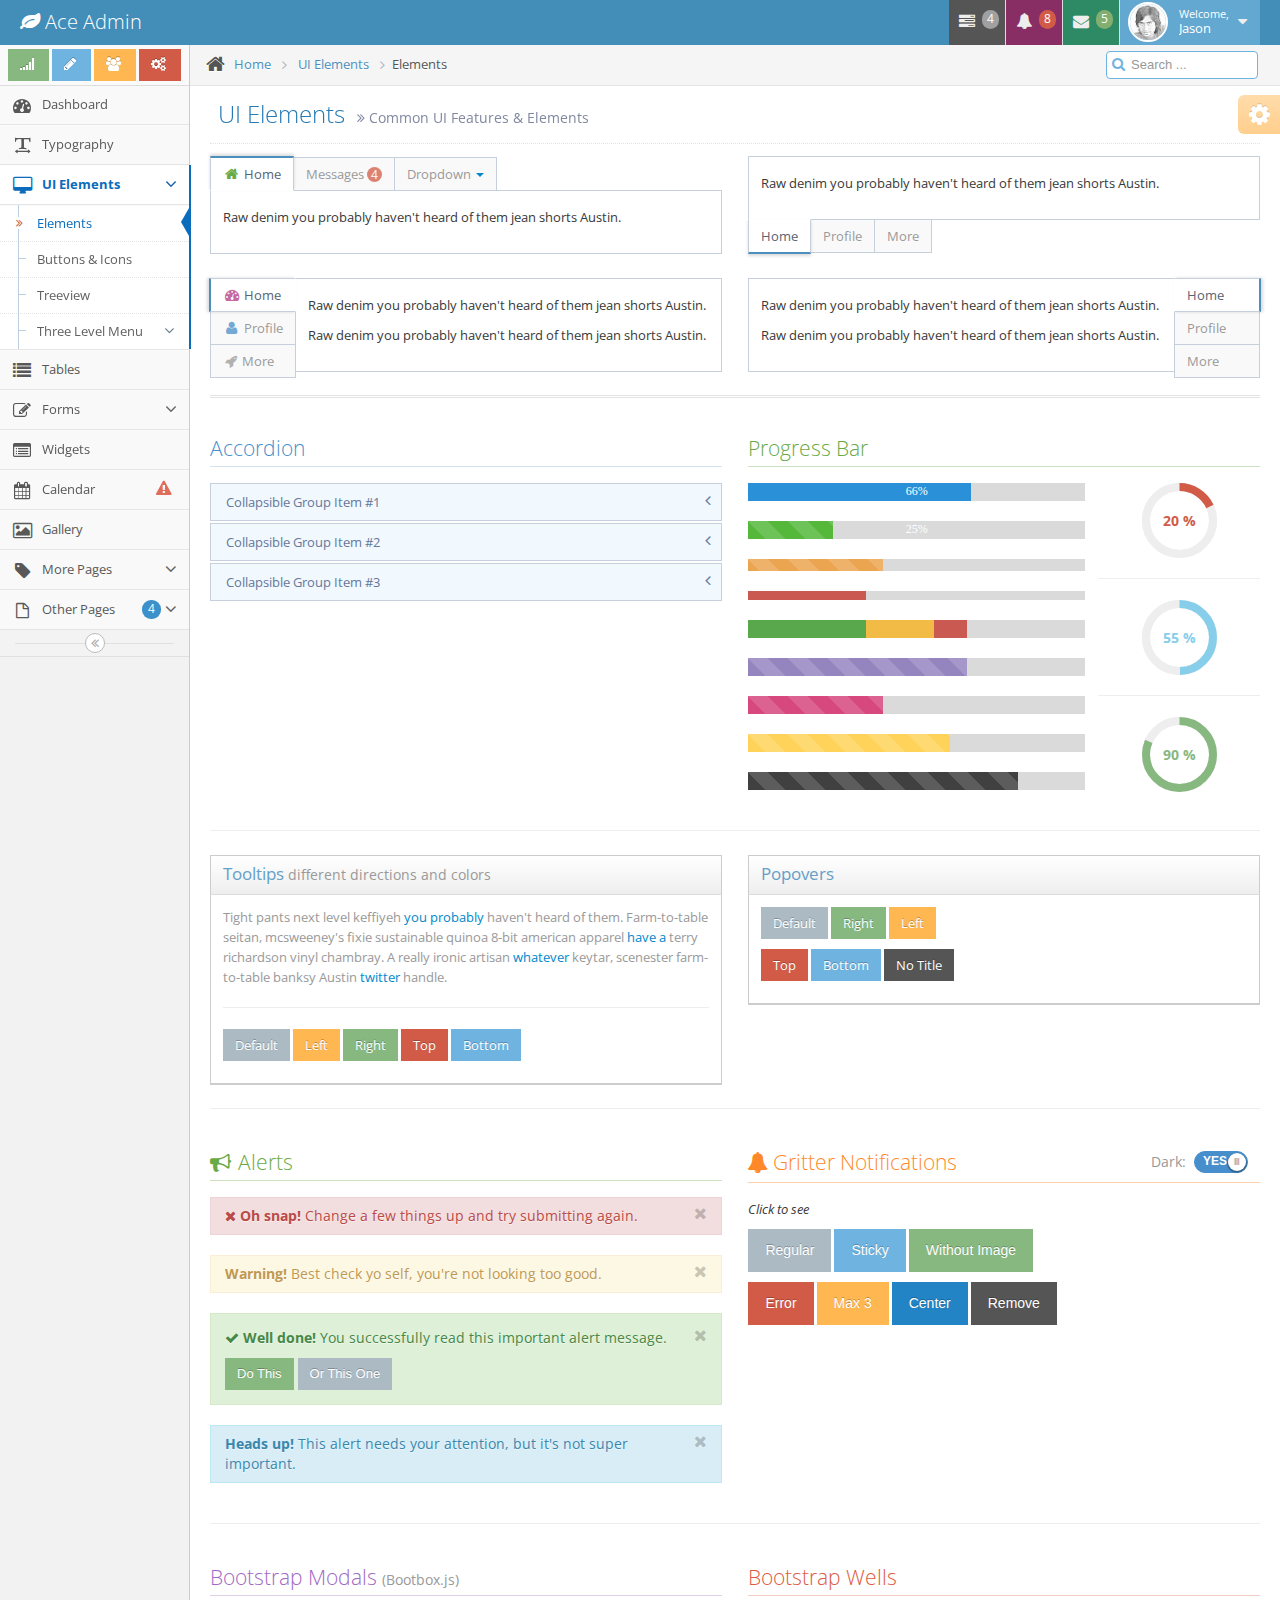
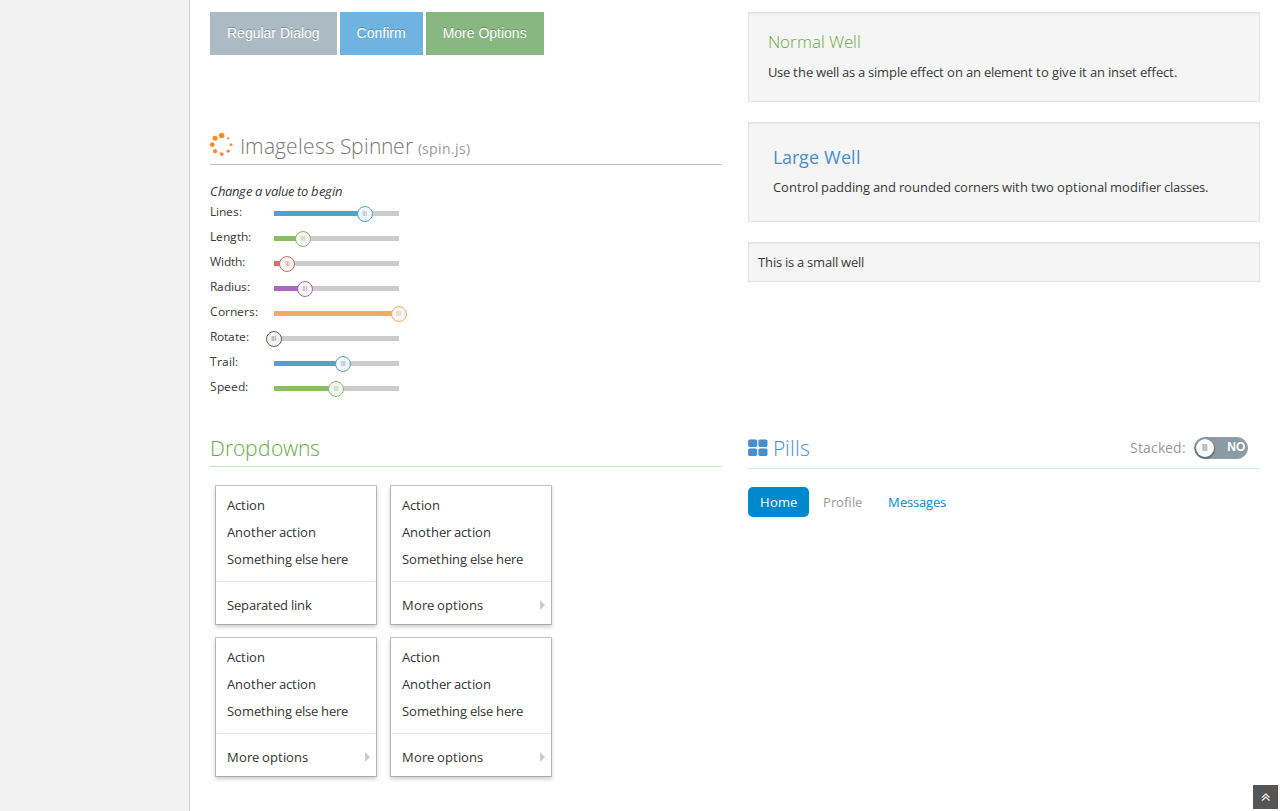
<file: web/demo/elements.html>
<!DOCTYPE html>
<html lang="en">
	<head>
		<meta charset="utf-8" />
		<title>UI Elements - Ace Admin</title>

		<meta name="description" content="Common UI Features &amp; Elements" />
		<meta name="viewport" content="width=device-width, initial-scale=1.0" />

		<!--basic styles-->

		<link href="assets/css/bootstrap.min.css" rel="stylesheet" />
		<link href="assets/css/bootstrap-responsive.min.css" rel="stylesheet" />
		<link rel="stylesheet" href="assets/css/font-awesome.min.css" />

		<!--[if IE 7]>
		  <link rel="stylesheet" href="assets/css/font-awesome-ie7.min.css" />
		<![endif]-->

		<!--page specific plugin styles-->

		<link rel="stylesheet" href="assets/css/jquery-ui-1.10.3.custom.min.css" />
		<link rel="stylesheet" href="assets/css/jquery.gritter.css" />

		<!--fonts-->

		<link rel="stylesheet" href="http://fonts.googleapis.com/css?family=Open+Sans:400,300" />

		<!--ace styles-->

		<link rel="stylesheet" href="assets/css/ace.min.css" />
		<link rel="stylesheet" href="assets/css/ace-responsive.min.css" />
		<link rel="stylesheet" href="assets/css/ace-skins.min.css" />

		<!--[if lte IE 8]>
		  <link rel="stylesheet" href="assets/css/ace-ie.min.css" />
		<![endif]-->

		<!--inline styles related to this page-->
	</head>

	<body>
		<div class="navbar">
			<div class="navbar-inner">
				<div class="container-fluid">
					<a href="#" class="brand">
						<small>
							<i class="icon-leaf"></i>
							Ace Admin
						</small>
					</a><!--/.brand-->

					<ul class="nav ace-nav pull-right">
						<li class="grey">
							<a data-toggle="dropdown" class="dropdown-toggle" href="#">
								<i class="icon-tasks"></i>
								<span class="badge badge-grey">4</span>
							</a>

							<ul class="pull-right dropdown-navbar dropdown-menu dropdown-caret dropdown-closer">
								<li class="nav-header">
									<i class="icon-ok"></i>
									4 Tasks to complete
								</li>

								<li>
									<a href="#">
										<div class="clearfix">
											<span class="pull-left">Software Update</span>
											<span class="pull-right">65%</span>
										</div>

										<div class="progress progress-mini ">
											<div style="width:65%" class="bar"></div>
										</div>
									</a>
								</li>

								<li>
									<a href="#">
										<div class="clearfix">
											<span class="pull-left">Hardware Upgrade</span>
											<span class="pull-right">35%</span>
										</div>

										<div class="progress progress-mini progress-danger">
											<div style="width:35%" class="bar"></div>
										</div>
									</a>
								</li>

								<li>
									<a href="#">
										<div class="clearfix">
											<span class="pull-left">Unit Testing</span>
											<span class="pull-right">15%</span>
										</div>

										<div class="progress progress-mini progress-warning">
											<div style="width:15%" class="bar"></div>
										</div>
									</a>
								</li>

								<li>
									<a href="#">
										<div class="clearfix">
											<span class="pull-left">Bug Fixes</span>
											<span class="pull-right">90%</span>
										</div>

										<div class="progress progress-mini progress-success progress-striped active">
											<div style="width:90%" class="bar"></div>
										</div>
									</a>
								</li>

								<li>
									<a href="#">
										See tasks with details
										<i class="icon-arrow-right"></i>
									</a>
								</li>
							</ul>
						</li>

						<li class="purple">
							<a data-toggle="dropdown" class="dropdown-toggle" href="#">
								<i class="icon-bell-alt icon-animated-bell"></i>
								<span class="badge badge-important">8</span>
							</a>

							<ul class="pull-right dropdown-navbar navbar-pink dropdown-menu dropdown-caret dropdown-closer">
								<li class="nav-header">
									<i class="icon-warning-sign"></i>
									8 Notifications
								</li>

								<li>
									<a href="#">
										<div class="clearfix">
											<span class="pull-left">
												<i class="btn btn-mini no-hover btn-pink icon-comment"></i>
												New Comments
											</span>
											<span class="pull-right badge badge-info">+12</span>
										</div>
									</a>
								</li>

								<li>
									<a href="#">
										<i class="btn btn-mini btn-primary icon-user"></i>
										Bob just signed up as an editor ...
									</a>
								</li>

								<li>
									<a href="#">
										<div class="clearfix">
											<span class="pull-left">
												<i class="btn btn-mini no-hover btn-success icon-shopping-cart"></i>
												New Orders
											</span>
											<span class="pull-right badge badge-success">+8</span>
										</div>
									</a>
								</li>

								<li>
									<a href="#">
										<div class="clearfix">
											<span class="pull-left">
												<i class="btn btn-mini no-hover btn-info icon-twitter"></i>
												Followers
											</span>
											<span class="pull-right badge badge-info">+11</span>
										</div>
									</a>
								</li>

								<li>
									<a href="#">
										See all notifications
										<i class="icon-arrow-right"></i>
									</a>
								</li>
							</ul>
						</li>

						<li class="green">
							<a data-toggle="dropdown" class="dropdown-toggle" href="#">
								<i class="icon-envelope icon-animated-vertical"></i>
								<span class="badge badge-success">5</span>
							</a>

							<ul class="pull-right dropdown-navbar dropdown-menu dropdown-caret dropdown-closer">
								<li class="nav-header">
									<i class="icon-envelope-alt"></i>
									5 Messages
								</li>

								<li>
									<a href="#">
										<img src="assets/avatars/avatar.png" class="msg-photo" alt="Alex's Avatar" />
										<span class="msg-body">
											<span class="msg-title">
												<span class="blue">Alex:</span>
												Ciao sociis natoque penatibus et auctor ...
											</span>

											<span class="msg-time">
												<i class="icon-time"></i>
												<span>a moment ago</span>
											</span>
										</span>
									</a>
								</li>

								<li>
									<a href="#">
										<img src="assets/avatars/avatar3.png" class="msg-photo" alt="Susan's Avatar" />
										<span class="msg-body">
											<span class="msg-title">
												<span class="blue">Susan:</span>
												Vestibulum id ligula porta felis euismod ...
											</span>

											<span class="msg-time">
												<i class="icon-time"></i>
												<span>20 minutes ago</span>
											</span>
										</span>
									</a>
								</li>

								<li>
									<a href="#">
										<img src="assets/avatars/avatar4.png" class="msg-photo" alt="Bob's Avatar" />
										<span class="msg-body">
											<span class="msg-title">
												<span class="blue">Bob:</span>
												Nullam quis risus eget urna mollis ornare ...
											</span>

											<span class="msg-time">
												<i class="icon-time"></i>
												<span>3:15 pm</span>
											</span>
										</span>
									</a>
								</li>

								<li>
									<a href="#">
										See all messages
										<i class="icon-arrow-right"></i>
									</a>
								</li>
							</ul>
						</li>

						<li class="light-blue">
							<a data-toggle="dropdown" href="#" class="dropdown-toggle">
								<img class="nav-user-photo" src="assets/avatars/user.jpg" alt="Jason's Photo" />
								<span class="user-info">
									<small>Welcome,</small>
									Jason
								</span>

								<i class="icon-caret-down"></i>
							</a>

							<ul class="user-menu pull-right dropdown-menu dropdown-yellow dropdown-caret dropdown-closer">
								<li>
									<a href="#">
										<i class="icon-cog"></i>
										Settings
									</a>
								</li>

								<li>
									<a href="#">
										<i class="icon-user"></i>
										Profile
									</a>
								</li>

								<li class="divider"></li>

								<li>
									<a href="#">
										<i class="icon-off"></i>
										Logout
									</a>
								</li>
							</ul>
						</li>
					</ul><!--/.ace-nav-->
				</div><!--/.container-fluid-->
			</div><!--/.navbar-inner-->
		</div>

		<div class="main-container container-fluid">
			<a class="menu-toggler" id="menu-toggler" href="#">
				<span class="menu-text"></span>
			</a>

			<div class="sidebar" id="sidebar">
				<div class="sidebar-shortcuts" id="sidebar-shortcuts">
					<div class="sidebar-shortcuts-large" id="sidebar-shortcuts-large">
						<button class="btn btn-small btn-success">
							<i class="icon-signal"></i>
						</button>

						<button class="btn btn-small btn-info">
							<i class="icon-pencil"></i>
						</button>

						<button class="btn btn-small btn-warning">
							<i class="icon-group"></i>
						</button>

						<button class="btn btn-small btn-danger">
							<i class="icon-cogs"></i>
						</button>
					</div>

					<div class="sidebar-shortcuts-mini" id="sidebar-shortcuts-mini">
						<span class="btn btn-success"></span>

						<span class="btn btn-info"></span>

						<span class="btn btn-warning"></span>

						<span class="btn btn-danger"></span>
					</div>
				</div><!--#sidebar-shortcuts-->

				<ul class="nav nav-list">
					<li>
						<a href="index.html">
							<i class="icon-dashboard"></i>
							<span class="menu-text"> Dashboard </span>
						</a>
					</li>

					<li>
						<a href="typography.html">
							<i class="icon-text-width"></i>
							<span class="menu-text"> Typography </span>
						</a>
					</li>

					<li class="active open">
						<a href="#" class="dropdown-toggle">
							<i class="icon-desktop"></i>
							<span class="menu-text"> UI Elements </span>

							<b class="arrow icon-angle-down"></b>
						</a>

						<ul class="submenu">
							<li class="active">
								<a href="elements.html">
									<i class="icon-double-angle-right"></i>
									Elements
								</a>
							</li>

							<li>
								<a href="buttons.html">
									<i class="icon-double-angle-right"></i>
									Buttons &amp; Icons
								</a>
							</li>

							<li>
								<a href="treeview.html">
									<i class="icon-double-angle-right"></i>
									Treeview
								</a>
							</li>

							<li>
								<a href="#" class="dropdown-toggle">
									<i class="icon-double-angle-right"></i>

									Three Level Menu
									<b class="arrow icon-angle-down"></b>
								</a>

								<ul class="submenu">
									<li>
										<a href="#">
											<i class="icon-leaf"></i>
											Item #1
										</a>
									</li>

									<li>
										<a href="#" class="dropdown-toggle">
											<i class="icon-pencil"></i>

											4th level
											<b class="arrow icon-angle-down"></b>
										</a>

										<ul class="submenu">
											<li>
												<a href="#">
													<i class="icon-plus"></i>
													Add Product
												</a>
											</li>

											<li>
												<a href="#">
													<i class="icon-eye-open"></i>
													View Products
												</a>
											</li>
										</ul>
									</li>
								</ul>
							</li>
						</ul>
					</li>

					<li>
						<a href="tables.html">
							<i class="icon-list"></i>
							<span class="menu-text"> Tables </span>
						</a>
					</li>

					<li>
						<a href="#" class="dropdown-toggle">
							<i class="icon-edit"></i>
							<span class="menu-text"> Forms </span>

							<b class="arrow icon-angle-down"></b>
						</a>

						<ul class="submenu">
							<li>
								<a href="form-elements.html">
									<i class="icon-double-angle-right"></i>
									Form Elements
								</a>
							</li>

							<li>
								<a href="form-wizard.html">
									<i class="icon-double-angle-right"></i>
									Wizard &amp; Validation
								</a>
							</li>

							<li>
								<a href="wysiwyg.html">
									<i class="icon-double-angle-right"></i>
									Wysiwyg &amp; Markdown
								</a>
							</li>
						</ul>
					</li>

					<li>
						<a href="widgets.html">
							<i class="icon-list-alt"></i>
							<span class="menu-text"> Widgets </span>
						</a>
					</li>

					<li>
						<a href="calendar.html">
							<i class="icon-calendar"></i>

							<span class="menu-text">
								Calendar
								<span class="badge badge-transparent tooltip-error" title="2&nbsp;Important&nbsp;Events">
									<i class="icon-warning-sign red bigger-130"></i>
								</span>
							</span>
						</a>
					</li>

					<li>
						<a href="gallery.html">
							<i class="icon-picture"></i>
							<span class="menu-text"> Gallery </span>
						</a>
					</li>

					<li>
						<a href="#" class="dropdown-toggle">
							<i class="icon-tag"></i>
							<span class="menu-text"> More Pages </span>

							<b class="arrow icon-angle-down"></b>
						</a>

						<ul class="submenu">
							<li>
								<a href="profile.html">
									<i class="icon-double-angle-right"></i>
									User Profile
								</a>
							</li>

							<li>
								<a href="pricing.html">
									<i class="icon-double-angle-right"></i>
									Pricing Tables
								</a>
							</li>

							<li>
								<a href="invoice.html">
									<i class="icon-double-angle-right"></i>
									Invoice
								</a>
							</li>

							<li>
								<a href="login.html">
									<i class="icon-double-angle-right"></i>
									Login &amp; Register
								</a>
							</li>
						</ul>
					</li>

					<li>
						<a href="#" class="dropdown-toggle">
							<i class="icon-file-alt"></i>

							<span class="menu-text">
								Other Pages
								<span class="badge badge-primary ">4</span>
							</span>

							<b class="arrow icon-angle-down"></b>
						</a>

						<ul class="submenu">
							<li>
								<a href="error-404.html">
									<i class="icon-double-angle-right"></i>
									Error 404
								</a>
							</li>

							<li>
								<a href="error-500.html">
									<i class="icon-double-angle-right"></i>
									Error 500
								</a>
							</li>

							<li>
								<a href="grid.html">
									<i class="icon-double-angle-right"></i>
									Grid
								</a>
							</li>

							<li>
								<a href="blank.html">
									<i class="icon-double-angle-right"></i>
									Blank Page
								</a>
							</li>
						</ul>
					</li>
				</ul><!--/.nav-list-->

				<div class="sidebar-collapse" id="sidebar-collapse">
					<i class="icon-double-angle-left"></i>
				</div>
			</div>

			<div class="main-content">
				<div class="breadcrumbs" id="breadcrumbs">
					<ul class="breadcrumb">
						<li>
							<i class="icon-home home-icon"></i>
							<a href="#">Home</a>

							<span class="divider">
								<i class="icon-angle-right arrow-icon"></i>
							</span>
						</li>

						<li>
							<a href="#">UI Elements</a>

							<span class="divider">
								<i class="icon-angle-right arrow-icon"></i>
							</span>
						</li>
						<li class="active">Elements</li>
					</ul><!--.breadcrumb-->

					<div class="nav-search" id="nav-search">
						<form class="form-search">
							<span class="input-icon">
								<input type="text" placeholder="Search ..." class="input-small nav-search-input" id="nav-search-input" autocomplete="off" />
								<i class="icon-search nav-search-icon"></i>
							</span>
						</form>
					</div><!--#nav-search-->
				</div>

				<div class="page-content">
					<div class="page-header position-relative">
						<h1>
							UI Elements
							<small>
								<i class="icon-double-angle-right"></i>
								Common UI Features &amp; Elements
							</small>
						</h1>
					</div><!--/.page-header-->

					<div class="row-fluid">
						<div class="span12">
							<!--PAGE CONTENT BEGINS-->

							<div class="row-fluid">
								<div class="span6">
									<div class="tabbable">
										<ul class="nav nav-tabs" id="myTab">
											<li class="active">
												<a data-toggle="tab" href="#home">
													<i class="green icon-home bigger-110"></i>
													Home
												</a>
											</li>

											<li>
												<a data-toggle="tab" href="#profile">
													Messages
													<span class="badge badge-important">4</span>
												</a>
											</li>

											<li class="dropdown">
												<a data-toggle="dropdown" class="dropdown-toggle" href="#">
													Dropdown
													<b class="caret"></b>
												</a>

												<ul class="dropdown-menu dropdown-info">
													<li>
														<a data-toggle="tab" href="#dropdown1">@fat</a>
													</li>

													<li>
														<a data-toggle="tab" href="#dropdown2">@mdo</a>
													</li>
												</ul>
											</li>
										</ul>

										<div class="tab-content">
											<div id="home" class="tab-pane in active">
												<p>Raw denim you probably haven't heard of them jean shorts Austin.</p>
											</div>

											<div id="profile" class="tab-pane">
												<p>Food truck fixie locavore, accusamus mcsweeney's marfa nulla single-origin coffee squid.</p>
											</div>

											<div id="dropdown1" class="tab-pane">
												<p>Etsy mixtape wayfarers, ethical wes anderson tofu before they sold out mcsweeney's organic lomo retro fanny pack lo-fi farm-to-table readymade.</p>
											</div>

											<div id="dropdown2" class="tab-pane">
												<p>Trust fund seitan letterpress, keytar raw denim keffiyeh etsy art party before they sold out master cleanse gluten-free squid scenester freegan cosby sweater. Fanny pack portland seitan DIY, art party locavore wolf cliche high life echo park Austin.</p>
											</div>
										</div>
									</div>
								</div><!--/span-->

								<div class="vspace-6"></div>

								<div class="span6">
									<div class="tabbable tabs-below">
										<div class="tab-content">
											<div id="home2" class="tab-pane in active">
												<p>Raw denim you probably haven't heard of them jean shorts Austin.</p>
											</div>

											<div id="profile2" class="tab-pane">
												<p>Food truck fixie locavore, accusamus mcsweeney's marfa nulla single-origin coffee squid.</p>
											</div>

											<div id="dropdown12" class="tab-pane">
												<p>Etsy mixtape wayfarers, ethical wes anderson tofu before they sold out mcsweeney's organic lomo retro fanny pack lo-fi farm-to-table readymade.</p>
											</div>
										</div>

										<ul class="nav nav-tabs" id="myTab2">
											<li class="active">
												<a data-toggle="tab" href="#home2">Home</a>
											</li>

											<li>
												<a data-toggle="tab" href="#profile2">Profile</a>
											</li>

											<li>
												<a data-toggle="tab" href="#dropdown12">More</a>
											</li>
										</ul>
									</div>
								</div>
							</div><!--/row-->

							<div class="space"></div>

							<div class="row-fluid">
								<div class="span6">
									<div class="tabbable tabs-left">
										<ul class="nav nav-tabs" id="myTab3">
											<li class="active">
												<a data-toggle="tab" href="#home3">
													<i class="pink icon-dashboard bigger-110"></i>
													Home
												</a>
											</li>

											<li>
												<a data-toggle="tab" href="#profile3">
													<i class="blue icon-user bigger-110"></i>
													Profile
												</a>
											</li>

											<li>
												<a data-toggle="tab" href="#dropdown13">
													<i class="icon-rocket"></i>
													More
												</a>
											</li>
										</ul>

										<div class="tab-content">
											<div id="home3" class="tab-pane in active">
												<p>Raw denim you probably haven't heard of them jean shorts Austin.</p>
												<p>Raw denim you probably haven't heard of them jean shorts Austin.</p>
											</div>

											<div id="profile3" class="tab-pane">
												<p>Food truck fixie locavore, accusamus mcsweeney's marfa nulla single-origin coffee squid.</p>
												<p>Raw denim you probably haven't heard of them jean shorts Austin.</p>
											</div>

											<div id="dropdown13" class="tab-pane">
												<p>Etsy mixtape wayfarers, ethical wes anderson tofu before they sold out mcsweeney's organic lomo retro fanny pack lo-fi farm-to-table readymade.</p>
												<p>Raw denim you probably haven't heard of them jean shorts Austin.</p>
											</div>
										</div>
									</div>
								</div><!--/span-->

								<div class="vspace-6"></div>

								<div class="span6">
									<div class="tabbable tabs-right">
										<ul class="nav nav-tabs" id="myTab4">
											<li class="active">
												<a data-toggle="tab" href="#home4">Home</a>
											</li>

											<li>
												<a data-toggle="tab" href="#profile4">Profile</a>
											</li>

											<li>
												<a data-toggle="tab" href="#dropdown14">More</a>
											</li>
										</ul>

										<div class="tab-content">
											<div id="home4" class="tab-pane in active">
												<p>Raw denim you probably haven't heard of them jean shorts Austin.</p>
												<p>Raw denim you probably haven't heard of them jean shorts Austin.</p>
											</div>

											<div id="profile4" class="tab-pane">
												<p>Food truck fixie locavore, accusamus mcsweeney's marfa nulla single-origin coffee squid.</p>
												<p>Raw denim you probably haven't heard of them jean shorts Austin.</p>
											</div>

											<div id="dropdown14" class="tab-pane">
												<p>Etsy mixtape wayfarers, ethical wes anderson tofu before they sold out mcsweeney's organic lomo retro fanny pack lo-fi farm-to-table readymade.</p>
												<p>Raw denim you probably haven't heard of them jean shorts Austin.</p>
											</div>
										</div>
									</div>
								</div><!--/span-->
							</div><!--/row-->

							<div class="hr hr-double hr-dotted hr18"></div>

							<div class="row-fluid">
								<div class="span6">
									<h3 class="header smaller lighter blue">Accordion</h3>

									<div id="accordion2" class="accordion">
										<div class="accordion-group">
											<div class="accordion-heading">
												<a href="#collapseOne" data-parent="#accordion2" data-toggle="collapse" class="accordion-toggle collapsed">
													Collapsible Group Item #1
												</a>
											</div>

											<div class="accordion-body collapse" id="collapseOne">
												<div class="accordion-inner">
													Anim pariatur cliche reprehenderit, enim eiusmod high life accusamus terry richardson ad squid. 3 wolf moon officia aute, non cupidatat skateboard dolor brunch. Food truck quinoa nesciunt laborum eiusmod. Brunch 3 wolf moon tempor, sunt aliqua put a bird on it squid single-origin coffee nulla assumenda shoreditch et. Nihil anim keffiyeh helvetica, craft beer labore wes anderson cred nesciunt sapiente ea proident.
												</div>
											</div>
										</div>

										<div class="accordion-group">
											<div class="accordion-heading">
												<a href="#collapseTwo" data-parent="#accordion2" data-toggle="collapse" class="accordion-toggle collapsed">
													Collapsible Group Item #2
												</a>
											</div>

											<div class="accordion-body collapse" id="collapseTwo">
												<div class="accordion-inner">
													Anim pariatur cliche reprehenderit, enim eiusmod high life accusamus terry richardson ad squid. 3 wolf moon officia aute, non cupidatat skateboard dolor brunch. Food truck quinoa nesciunt laborum eiusmod. Brunch 3 wolf moon tempor, sunt aliqua put a bird on it squid single-origin coffee nulla assumenda shoreditch et. Nihil anim keffiyeh helvetica, craft beer labore wes anderson cred nesciunt sapiente ea proident.
												</div>
											</div>
										</div>

										<div class="accordion-group">
											<div class="accordion-heading">
												<a href="#collapseThree" data-parent="#accordion2" data-toggle="collapse" class="accordion-toggle collapsed">
													Collapsible Group Item #3
												</a>
											</div>

											<div class="accordion-body collapse" id="collapseThree">
												<div class="accordion-inner">
													Anim pariatur cliche reprehenderit, enim eiusmod high life accusamus terry richardson ad squid. 3 wolf moon officia aute, non cupidatat skateboard dolor brunch. Food truck quinoa nesciunt laborum eiusmod. Brunch 3 wolf moon tempor, sunt aliqua put a bird on it squid single-origin coffee nulla assumenda shoreditch et.
												</div>
											</div>
										</div>
									</div>
								</div><!--/span-->

								<div class="span6">
									<h3 class="header smaller lighter green">Progress Bar</h3>

									<div class="row-fluid">
										<div class="span8">
											<div class="progress" data-percent="66%">
												<div class="bar" style="width:66%;"></div>
											</div>

											<div class="progress progress-success progress-striped" data-percent="25%">
												<div class="bar" style="width: 25%;"></div>
											</div>

											<div class="progress progress-warning progress-small progress-striped active">
												<div class="bar" style="width: 40%;"></div>
											</div>

											<div class="progress progress-mini progress-danger">
												<div class="bar" style="width: 35%;"></div>
											</div>

											<div class="progress">
												<div class="bar bar-success" style="width: 35%;"></div>

												<div class="bar bar-warning" style="width: 20%;"></div>

												<div class="bar bar-danger" style="width: 10%;"></div>
											</div>

											<div class="progress progress-purple progress-striped">
												<div class="bar" style="width: 65%"></div>
											</div>

											<div class="progress progress-pink progress-striped">
												<div class="bar" style="width: 40%"></div>
											</div>

											<div class="progress progress-yellow progress-striped active">
												<div class="bar" style="width: 60%"></div>
											</div>

											<div class="progress progress-inverse progress-striped">
												<div class="bar" style="width: 80%"></div>
											</div>
										</div><!--/span-->

										<div class="span4 center">
											<div class="easy-pie-chart percentage" data-percent="20" data-color="#D15B47">
												<span class="percent">20</span>
												%
											</div>

											<hr />
											<div class="easy-pie-chart percentage" data-percent="55" data-color="#87CEEB">
												<span class="percent">55</span>
												%
											</div>

											<hr />
											<div class="easy-pie-chart percentage" data-percent="90" data-color="#87B87F">
												<span class="percent">90</span>
												%
											</div>
										</div><!--/span-->
									</div><!--/row-fluid-->
								</div><!--/span-->
							</div><!--/row-->

							<hr />
							<div class="row-fluid">
								<div class="span6">
									<div class="widget-box">
										<div class="widget-header">
											<h4 class="smaller">
												Tooltips
												<small>different directions and colors</small>
											</h4>
										</div>

										<div class="widget-body">
											<div class="widget-main">
												<p class="muted">
													Tight pants next level keffiyeh
													<a title="Default tooltip" data-rel="tooltip" href="#">you probably</a>
													haven't heard of them. Farm-to-table seitan, mcsweeney's fixie sustainable quinoa 8-bit american apparel
													<a title="Another tooltip" data-rel="tooltip" href="#">have a</a>
													terry richardson vinyl chambray. A really ironic artisan
													<a data-rel="tooltip" href="#" data-original-title="Another one here too">whatever</a>
													keytar, scenester farm-to-table banksy Austin
													<a title="The last tip!" data-rel="tooltip" href="#">twitter</a>
													handle.
												</p>

												<hr />
												<p>
													<span class="btn btn-small" data-rel="tooltip" title="Default">Default</span>
													<span class="btn btn-warning btn-small tooltip-warning" data-rel="tooltip" data-placement="left" title="Left Warning">Left</span>
													<span class="btn btn-success btn-small tooltip-success" data-rel="tooltip" data-placement="right" title="Right Success">Right</span>
													<span class="btn btn-danger btn-small tooltip-error" data-rel="tooltip" data-placement="top" title="Top Danger">Top</span>
													<span class="btn btn-info btn-small tooltip-info" data-rel="tooltip" data-placement="bottom" title="Bottm Info">Bottom</span>
												</p>
											</div>
										</div>
									</div>
								</div><!--/span-->

								<div class="span6">
									<div class="widget-box">
										<div class="widget-header">
											<h4 class="smaller">Popovers</h4>
										</div>

										<div class="widget-body">
											<div class="widget-main">
												<p>
													<span class="btn btn-small" data-rel="popover" title="Default" data-content="Heads up! This alert needs your attention, but it's not super important.">Default</span>
													<span class="btn btn-success btn-small tooltip-success" data-rel="popover" data-placement="right" title="<i class='icon-ok green'></i> Right Success" data-content="Well done! You successfully read this important alert message.">Right</span>
													<span class="btn btn-warning btn-small tooltip-warning" data-rel="popover" data-placement="left" title="<i class='icon-warning-sign orange'></i> Left Warning" data-content="Warning! Best check yo self, you're not looking too good.">Left</span>
												</p>

												<p>
													<span class="btn btn-danger btn-small tooltip-error" data-rel="popover" data-placement="top" data-original-title="<i class='icon-bolt red'></i> Top Danger" data-content="Oh snap! Change a few things up and try submitting again.">Top</span>
													<span class="btn btn-info btn-small tooltip-info" data-rel="popover" data-placement="bottom" title="Some Info" data-content=" Heads up! This alert needs your attention, but it's not super important.">Bottom</span>
													<span class="btn btn-inverse btn-small popover-notitle" data-rel="popover" data-placement="bottom" data-content="Popover without a title!">No Title</span>
												</p>
											</div>
										</div>
									</div>
								</div><!--/span-->
							</div><!--/row-->

							<hr />
							<div class="row-fluid">
								<div class="span6">
									<h3 class="header smaller lighter green">
										<i class="icon-bullhorn"></i>
										Alerts
									</h3>

									<div class="alert alert-error">
										<button type="button" class="close" data-dismiss="alert">
											<i class="icon-remove"></i>
										</button>

										<strong>
											<i class="icon-remove"></i>
											Oh snap!
										</strong>

										Change a few things up and try submitting again.
										<br />
									</div>

									<div class="alert alert-warning">
										<button type="button" class="close" data-dismiss="alert">
											<i class="icon-remove"></i>
										</button>
										<strong>Warning!</strong>

										Best check yo self, you're not looking too good.
										<br />
									</div>

									<div class="alert alert-block alert-success">
										<button type="button" class="close" data-dismiss="alert">
											<i class="icon-remove"></i>
										</button>

										<p>
											<strong>
												<i class="icon-ok"></i>
												Well done!
											</strong>
											You successfully read this important alert message.
										</p>

										<p>
											<button class="btn btn-small btn-success">Do This</button>
											<button class="btn btn-small">Or This One</button>
										</p>
									</div>

									<div class="alert alert-info">
										<button type="button" class="close" data-dismiss="alert">
											<i class="icon-remove"></i>
										</button>
										<strong>Heads up!</strong>

										This alert needs your attention, but it's not super important.
										<br />
									</div>
								</div><!--/span-->

								<div class="span6">
									<h3 class="row-fluid header smaller lighter orange">
										<span class="span7">
											<i class="icon-bell-alt"></i>
											Gritter Notifications
										</span><!--/span-->

										<span class="span5">
											<label class="pull-right inline">
												<small class="muted">Dark:</small>

												<input id="gritter-light" checked="" type="checkbox" class="ace-switch ace-switch-5" />
												<span class="lbl"></span>
											</label>
										</span><!--/span-->
									</h3>

									<p>
										<i>Click to see</i>
									</p>

									<p>
										<button class="btn" id="gritter-regular">Regular</button>
										<button class="btn btn-info" id="gritter-sticky">Sticky</button>
										<button class="btn btn-success" id="gritter-without-image">Without Image</button>
									</p>

									<p>
										<button class="btn btn-danger" id="gritter-error">Error</button>
										<button class="btn btn-warning" id="gritter-max3">Max 3</button>
										<button class="btn btn-primary" id="gritter-center">Center</button>
										<button class="btn btn-inverse" id="gritter-remove">Remove</button>
									</p>
								</div><!--/span-->
							</div><!--/row-->

							<hr />
							<div class="row-fluid">
								<div class="span6">
									<div class="row-fluid">
										<h3 class="header smaller lighter purple">
											Bootstrap Modals
											<small>(Bootbox.js)</small>
										</h3>

										<p>
											<button class="btn" id="bootbox-regular">Regular Dialog</button>
											<button class="btn btn-info" id="bootbox-confirm">Confirm</button>
											<button class="btn btn-success" id="bootbox-options">More Options</button>
										</p>
									</div><!--/row-->

									<div class="space-24"></div>

									<div class="row-fluid">
										<div class="row-fluid">
											<h3 class="header smaller lighter grey">
												<i class="icon-spinner icon-spin orange bigger-125"></i>
												Imageless Spinner
												<small>(spin.js)</small>
											</h3>
										</div>

										<div class="row-fluid">
											<i>Change a value to begin</i>

											<div class="pull-right center spinner-preview" id="spinner-preview"></div>

											<form id="spinner-opts">
												<label>
													<small>Lines:</small>

													<input class="hidden" type="text" name="lines" data-min="5" data-max="16" data-step="2" value="12" />
												</label>

												<label>
													<small>Length:</small>

													<input class="hidden" type="text" name="length" data-min="0" data-max="30" value="7" />
												</label>

												<label>
													<small>Width:</small>

													<input class="hidden" type="text" name="width" data-min="2" data-max="20" value="4" />
												</label>

												<label>
													<small>Radius:</small>

													<input class="hidden" type="text" name="radius" data-min="0" data-max="40" value="10" />
												</label>

												<label>
													<small>Corners:</small>

													<input class="hidden" type="text" name="corners" data-min="0" data-max="1" data-step="0.1" value="1" />
												</label>

												<label>
													<small>Rotate:</small>

													<input class="hidden" type="text" name="rotate" data-min="0" data-max="90" value="0" />
												</label>

												<label>
													<small>Trail:</small>

													<input class="hidden" type="text" name="trail" data-min="10" data-max="100" value="60" />
												</label>

												<label>
													<small>Speed:</small>

													<input class="hidden" type="text" name="speed" data-min="0.5" data-max="2.2" data-step="0.1" value="1" />
												</label>
											</form>
										</div><!--/row-->
									</div><!--/row-->
								</div><!--/span-->

								<div class="span6">
									<h3 class="header smaller lighter red">Bootstrap Wells</h3>

									<div class="well">
										<h4 class="green smaller lighter">Normal Well</h4>
										Use the well as a simple effect on an element to give it an inset effect.
									</div>

									<div class="well well-large">
										<h4 class="blue">Large Well</h4>
										Control padding and rounded corners with two optional modifier classes.
									</div>
									<div class="well well-small"> This is a small well </div>
								</div><!--/span-->
							</div><!--/row-->

							<div class="row-fluid">
								<div class="span6">
									<h3 class="header smaller lighter green">Dropdowns</h3>

									<div class="dropdown dropdown-preview">
										<ul class="dropdown-menu">
											<li>
												<a href="#" tabindex="-1">Action</a>
											</li>

											<li>
												<a href="#" tabindex="-1">Another action</a>
											</li>

											<li>
												<a href="#" tabindex="-1">Something else here</a>
											</li>

											<li class="divider"></li>

											<li>
												<a href="#" tabindex="-1">Separated link</a>
											</li>
										</ul>
									</div>

									<div class="dropdown dropdown-preview">
										<ul class="dropdown-menu dropdown-danger">
											<li>
												<a href="#" tabindex="-1">Action</a>
											</li>

											<li>
												<a href="#" tabindex="-1">Another action</a>
											</li>

											<li>
												<a href="#" tabindex="-1">Something else here</a>
											</li>

											<li class="divider"></li>

											<li class="dropdown-submenu">
												<a href="#" tabindex="-1">More options</a>

												<ul class="dropdown-menu dropdown-danger">
													<li>
														<a href="#" tabindex="-1">Second level link</a>
													</li>

													<li>
														<a href="#" tabindex="-1">Second level link</a>
													</li>

													<li>
														<a href="#" tabindex="-1">Second level link</a>
													</li>

													<li>
														<a href="#" tabindex="-1">Second level link</a>
													</li>

													<li>
														<a href="#" tabindex="-1">Second level link</a>
													</li>
												</ul>
											</li>
										</ul>
									</div>

									<div class="dropup dropdown-preview">
										<ul class="dropdown-menu dropdown-purple">
											<li>
												<a href="#" tabindex="-1">Action</a>
											</li>

											<li>
												<a href="#" tabindex="-1">Another action</a>
											</li>

											<li>
												<a href="#" tabindex="-1">Something else here</a>
											</li>

											<li class="divider"></li>

											<li class="dropdown-submenu">
												<a href="#" tabindex="-1">More options</a>

												<ul class="dropdown-menu">
													<li>
														<a href="#" tabindex="-1">Second level link</a>
													</li>

													<li>
														<a href="#" tabindex="-1">Second level link</a>
													</li>

													<li>
														<a href="#" tabindex="-1">Second level link</a>
													</li>

													<li>
														<a href="#" tabindex="-1">Second level link</a>
													</li>

													<li>
														<a href="#" tabindex="-1">Second level link</a>
													</li>
												</ul>
											</li>
										</ul>
									</div>

									<div class="dropup dropdown-preview">
										<ul class="dropdown-menu dropdown-light">
											<li>
												<a href="#" tabindex="-1">Action</a>
											</li>

											<li>
												<a href="#" tabindex="-1">Another action</a>
											</li>

											<li>
												<a href="#" tabindex="-1">Something else here</a>
											</li>

											<li class="divider"></li>

											<li class="dropdown-submenu pull-left">
												<a href="#" tabindex="-1">More options</a>

												<ul class="dropdown-menu">
													<li>
														<a href="#" tabindex="-1">Second level link</a>
													</li>

													<li>
														<a href="#" tabindex="-1">Second level link</a>
													</li>

													<li>
														<a href="#" tabindex="-1">Second level link</a>
													</li>

													<li>
														<a href="#" tabindex="-1">Second level link</a>
													</li>

													<li>
														<a href="#" tabindex="-1">Second level link</a>
													</li>
												</ul>
											</li>
										</ul>
									</div>
								</div>

								<div class="span6">
									<h3 class="row-fluid header smaller lighter blue">
										<span class="span7">
											<i class="icon-th-large"></i>
											Pills
										</span><!--/span-->

										<span class="span5">
											<label class="pull-right inline">
												<small class="muted">Stacked:</small>

												<input id="id-pills-stacked" checked="" type="checkbox" class="ace-switch ace-switch-5" />
												<span class="lbl"></span>
											</label>
										</span><!--/span-->
									</h3>

									<ul class="nav nav-pills">
										<li class="active">
											<a href="#">Home</a>
										</li>

										<li class="disabled">
											<a href="#">Profile</a>
										</li>

										<li>
											<a href="#">Messages</a>
										</li>
									</ul>
								</div>
							</div>

							<script type="text/javascript">
								var $assets = "assets";//this will be used in gritter alerts containing images
							</script>

							<!--PAGE CONTENT ENDS-->
						</div><!--/.span-->
					</div><!--/.row-fluid-->
				</div><!--/.page-content-->

				<div class="ace-settings-container" id="ace-settings-container">
					<div class="btn btn-app btn-mini btn-warning ace-settings-btn" id="ace-settings-btn">
						<i class="icon-cog bigger-150"></i>
					</div>

					<div class="ace-settings-box" id="ace-settings-box">
						<div>
							<div class="pull-left">
								<select id="skin-colorpicker" class="hide">
									<option data-class="default" value="#438EB9">#438EB9</option>
									<option data-class="skin-1" value="#222A2D">#222A2D</option>
									<option data-class="skin-2" value="#C6487E">#C6487E</option>
									<option data-class="skin-3" value="#D0D0D0">#D0D0D0</option>
								</select>
							</div>
							<span>&nbsp; Choose Skin</span>
						</div>

						<div>
							<input type="checkbox" class="ace-checkbox-2" id="ace-settings-header" />
							<label class="lbl" for="ace-settings-header"> Fixed Header</label>
						</div>

						<div>
							<input type="checkbox" class="ace-checkbox-2" id="ace-settings-sidebar" />
							<label class="lbl" for="ace-settings-sidebar"> Fixed Sidebar</label>
						</div>

						<div>
							<input type="checkbox" class="ace-checkbox-2" id="ace-settings-breadcrumbs" />
							<label class="lbl" for="ace-settings-breadcrumbs"> Fixed Breadcrumbs</label>
						</div>

						<div>
							<input type="checkbox" class="ace-checkbox-2" id="ace-settings-rtl" />
							<label class="lbl" for="ace-settings-rtl"> Right To Left (rtl)</label>
						</div>
					</div>
				</div><!--/#ace-settings-container-->
			</div><!--/.main-content-->
		</div><!--/.main-container-->

		<a href="#" id="btn-scroll-up" class="btn-scroll-up btn btn-small btn-inverse">
			<i class="icon-double-angle-up icon-only bigger-110"></i>
		</a>

		<!--basic scripts-->

		<!--[if !IE]>-->

		<script src="http://ajax.googleapis.com/ajax/libs/jquery/2.0.3/jquery.min.js"></script>

		<!--<![endif]-->

		<!--[if IE]>
<script src="http://ajax.googleapis.com/ajax/libs/jquery/1.10.2/jquery.min.js"></script>
<![endif]-->

		<!--[if !IE]>-->

		<script type="text/javascript">
			window.jQuery || document.write("<script src='assets/js/jquery-2.0.3.min.js'>"+"<"+"/script>");
		</script>

		<!--<![endif]-->

		<!--[if IE]>
<script type="text/javascript">
 window.jQuery || document.write("<script src='assets/js/jquery-1.10.2.min.js'>"+"<"+"/script>");
</script>
<![endif]-->

		<script type="text/javascript">
			if("ontouchend" in document) document.write("<script src='assets/js/jquery.mobile.custom.min.js'>"+"<"+"/script>");
		</script>
		<script src="assets/js/bootstrap.min.js"></script>

		<!--page specific plugin scripts-->

		<!--[if lte IE 8]>
		  <script src="assets/js/excanvas.min.js"></script>
		<![endif]-->

		<script src="assets/js/jquery-ui-1.10.3.custom.min.js"></script>
		<script src="assets/js/jquery.ui.touch-punch.min.js"></script>
		<script src="assets/js/bootbox.min.js"></script>
		<script src="assets/js/jquery.easy-pie-chart.min.js"></script>
		<script src="assets/js/jquery.gritter.min.js"></script>
		<script src="assets/js/spin.min.js"></script>

		<!--ace scripts-->

		<script src="assets/js/ace-elements.min.js"></script>
		<script src="assets/js/ace.min.js"></script>

		<!--inline scripts related to this page-->

		<script type="text/javascript">
			$(function() {
			
				$('#accordion2').on('hide', function (e) {
					$(e.target).prev().children(0).addClass('collapsed');
				})
				$('#accordion2').on('hidden', function (e) {
					$(e.target).prev().children(0).addClass('collapsed');
				})
				$('#accordion2').on('show', function (e) {
					$(e.target).prev().children(0).removeClass('collapsed');
				})
				$('#accordion2').on('shown', function (e) {
					$(e.target).prev().children(0).removeClass('collapsed');
				})
			
			
				var oldie = /msie\s*(8|7|6)/.test(navigator.userAgent.toLowerCase());
				$('.easy-pie-chart.percentage').each(function(){
					$(this).easyPieChart({
						barColor: $(this).data('color'),
						trackColor: '#EEEEEE',
						scaleColor: false,
						lineCap: 'butt',
						lineWidth: 8,
						animate: oldie ? false : 1000,
						size:75
					}).css('color', $(this).data('color'));
				});
			
				$('[data-rel=tooltip]').tooltip();
				$('[data-rel=popover]').popover({html:true});
			
			
				$('#gritter-regular').on(ace.click_event, function(){
					$.gritter.add({
						title: 'This is a regular notice!',
						text: 'This will fade out after a certain amount of time. Vivamus eget tincidunt velit. Cum sociis natoque penatibus et <a href="#" class="blue">magnis dis parturient</a> montes, nascetur ridiculus mus.',
						image: $assets+'/avatars/avatar1.png',
						sticky: false,
						time: '',
						class_name: (!$('#gritter-light').get(0).checked ? 'gritter-light' : '')
					});
			
					return false;
				});
			
				$('#gritter-sticky').on(ace.click_event, function(){
					var unique_id = $.gritter.add({
						title: 'This is a sticky notice!',
						text: 'Lorem ipsum dolor sit amet, consectetur adipiscing elit. Vivamus eget tincidunt velit. Cum sociis natoque penatibus et <a href="#" class="red">magnis dis parturient</a> montes, nascetur ridiculus mus.',
						image: $assets+'/avatars/avatar.png',
						sticky: true,
						time: '',
						class_name: 'gritter-info' + (!$('#gritter-light').get(0).checked ? ' gritter-light' : '')
					});
			
					return false;
				});
			
			
				$('#gritter-without-image').on(ace.click_event, function(){
					$.gritter.add({
						// (string | mandatory) the heading of the notification
						title: 'This is a notice without an image!',
						// (string | mandatory) the text inside the notification
						text: 'This will fade out after a certain amount of time. Vivamus eget tincidunt velit. Cum sociis natoque penatibus et <a href="#" class="orange">magnis dis parturient</a> montes, nascetur ridiculus mus.',
						class_name: 'gritter-success' + (!$('#gritter-light').get(0).checked ? ' gritter-light' : '')
					});
			
					return false;
				});
			
			
				$('#gritter-max3').on(ace.click_event, function(){
					$.gritter.add({
						title: 'This is a notice with a max of 3 on screen at one time!',
						text: 'This will fade out after a certain amount of time. Vivamus eget tincidunt velit. Cum sociis natoque penatibus et <a href="#" class="green">magnis dis parturient</a> montes, nascetur ridiculus mus.',
						image: $assets+'/avatars/avatar3.png',
						sticky: false,
						before_open: function(){
							if($('.gritter-item-wrapper').length >= 3)
							{
								return false;
							}
						},
						class_name: 'gritter-warning' + (!$('#gritter-light').get(0).checked ? ' gritter-light' : '')
					});
			
					return false;
				});
			
			
				$('#gritter-center').on(ace.click_event, function(){
					$.gritter.add({
						title: 'This is a centered notification',
						text: 'Just add a "gritter-center" class_name to your $.gritter.add or globally to $.gritter.options.class_name',
						class_name: 'gritter-info gritter-center' + (!$('#gritter-light').get(0).checked ? ' gritter-light' : '')
					});
			
					return false;
				});
				
				$('#gritter-error').on(ace.click_event, function(){
					$.gritter.add({
						title: 'This is a warning notification',
						text: 'Just add a "gritter-light" class_name to your $.gritter.add or globally to $.gritter.options.class_name',
						class_name: 'gritter-error' + (!$('#gritter-light').get(0).checked ? ' gritter-light' : '')
					});
			
					return false;
				});
					
			
				$("#gritter-remove").on(ace.click_event, function(){
					$.gritter.removeAll();
					return false;
				});
					
			
				///////
			
			
				$("#bootbox-regular").on(ace.click_event, function() {
					bootbox.prompt("What is your name?", function(result) {
						if (result === null) {
							//Example.show("Prompt dismissed");
						} else {
							//Example.show("Hi <b>"+result+"</b>");
						}
					});
				});
					
				$("#bootbox-confirm").on(ace.click_event, function() {
					bootbox.confirm("Are you sure?", function(result) {
						if(result) {
							bootbox.alert("You are sure!");
						}
					});
				});
					
				$("#bootbox-options").on(ace.click_event, function() {
					bootbox.dialog("I am a custom dialog with smaller buttons", [{
						"label" : "Success!",
						"class" : "btn-small btn-success",
						"callback": function() {
							//Example.show("great success");
						}
						}, {
						"label" : "Danger!",
						"class" : "btn-small btn-danger",
						"callback": function() {
							//Example.show("uh oh, look out!");
						}
						}, {
						"label" : "Click ME!",
						"class" : "btn-small btn-primary",
						"callback": function() {
							//Example.show("Primary button");
						}
						}, {
						"label" : "Just a button...",
						"class" : "btn-small"
						}]
					);
				});
			
			
			
				$('#spinner-opts small').css({display:'inline-block', width:'60px'})
			
				var slide_styles = ['', 'green','red','purple','orange', 'dark'];
				var ii = 0;
				$("#spinner-opts input[type=text]").each(function() {
					var $this = $(this);
					$this.hide().after('<span />');
					$this.next().addClass('ui-slider-small').
					addClass("inline ui-slider-"+slide_styles[ii++ % slide_styles.length]).
					css({'width':'125px'}).slider({
						value:parseInt($this.val()),
						range: "min",
						animate:true,
						min: parseInt($this.data('min')),
						max: parseInt($this.data('max')),
						step: parseFloat($this.data('step')),
						slide: function( event, ui ) {
							$this.attr('value', ui.value);
							spinner_update();
						}
					});
				});
			
			
			
			
			
				$.fn.spin = function(opts) {
					this.each(function() {
					  var $this = $(this),
						  data = $this.data();
			
					  if (data.spinner) {
						data.spinner.stop();
						delete data.spinner;
					  }
					  if (opts !== false) {
						data.spinner = new Spinner($.extend({color: $this.css('color')}, opts)).spin(this);
					  }
					});
					return this;
				};
			
				function spinner_update() {
					var opts = {};
					$('#spinner-opts input[type=text]').each(function() {
						opts[this.name] = parseFloat(this.value);
					});
					$('#spinner-preview').spin(opts);
				}
			
			
			
				$('#id-pills-stacked').removeAttr('checked').on('click', function(){
					$('.nav-pills').toggleClass('nav-stacked');
				});
			
			
			});
		</script>
	</body>
</html>
</file>
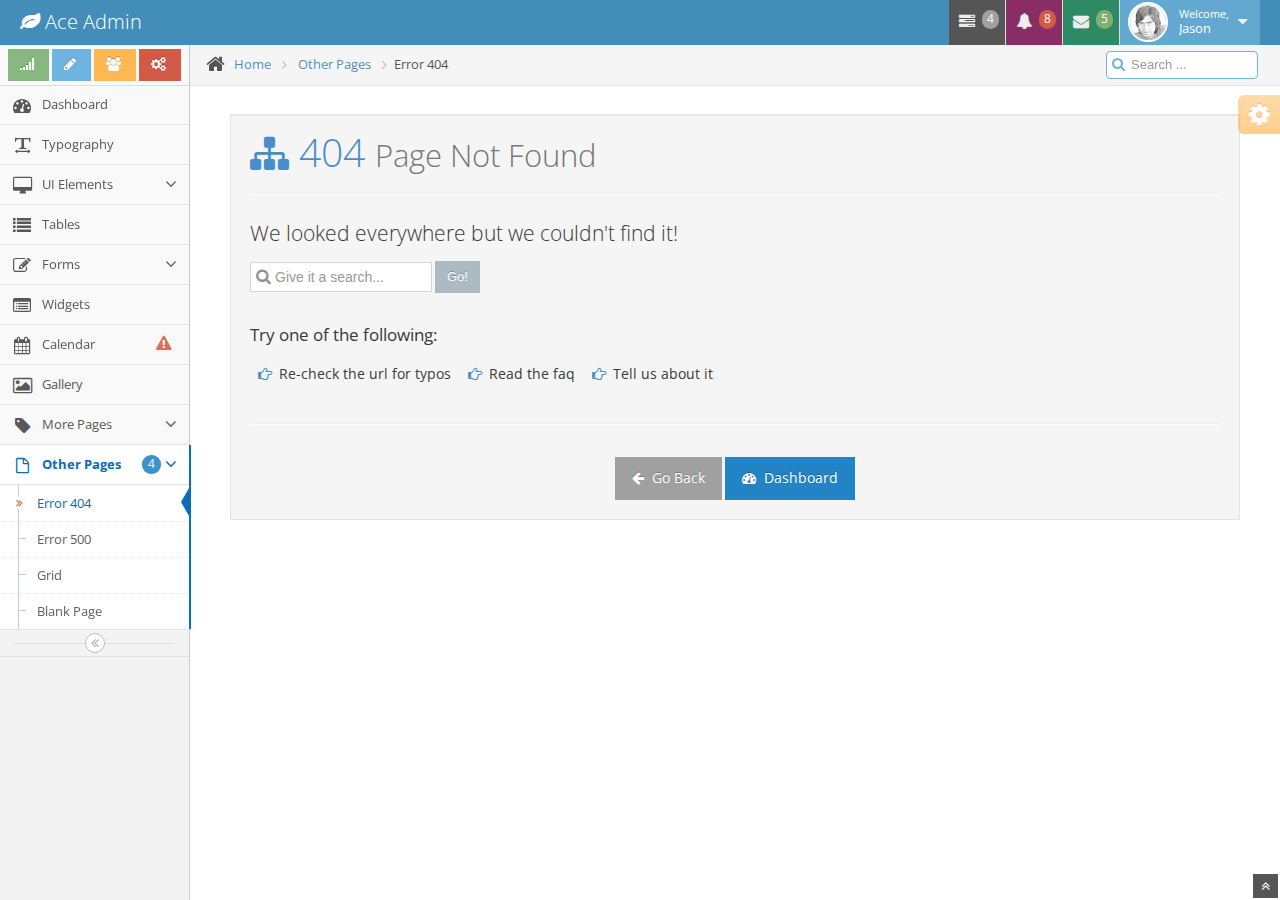
<file: web/demo/error-404.html>
<!DOCTYPE html>
<html lang="en">
	<head>
		<meta charset="utf-8" />
		<title>404 Error Page - Ace Admin</title>

		<meta name="description" content="404 Error Page" />
		<meta name="viewport" content="width=device-width, initial-scale=1.0" />

		<!--basic styles-->

		<link href="assets/css/bootstrap.min.css" rel="stylesheet" />
		<link href="assets/css/bootstrap-responsive.min.css" rel="stylesheet" />
		<link rel="stylesheet" href="assets/css/font-awesome.min.css" />

		<!--[if IE 7]>
		  <link rel="stylesheet" href="assets/css/font-awesome-ie7.min.css" />
		<![endif]-->

		<!--page specific plugin styles-->

		<!--fonts-->

		<link rel="stylesheet" href="http://fonts.googleapis.com/css?family=Open+Sans:400,300" />

		<!--ace styles-->

		<link rel="stylesheet" href="assets/css/ace.min.css" />
		<link rel="stylesheet" href="assets/css/ace-responsive.min.css" />
		<link rel="stylesheet" href="assets/css/ace-skins.min.css" />

		<!--[if lte IE 8]>
		  <link rel="stylesheet" href="assets/css/ace-ie.min.css" />
		<![endif]-->

		<!--inline styles related to this page-->
	</head>

	<body>
		<div class="navbar">
			<div class="navbar-inner">
				<div class="container-fluid">
					<a href="#" class="brand">
						<small>
							<i class="icon-leaf"></i>
							Ace Admin
						</small>
					</a><!--/.brand-->

					<ul class="nav ace-nav pull-right">
						<li class="grey">
							<a data-toggle="dropdown" class="dropdown-toggle" href="#">
								<i class="icon-tasks"></i>
								<span class="badge badge-grey">4</span>
							</a>

							<ul class="pull-right dropdown-navbar dropdown-menu dropdown-caret dropdown-closer">
								<li class="nav-header">
									<i class="icon-ok"></i>
									4 Tasks to complete
								</li>

								<li>
									<a href="#">
										<div class="clearfix">
											<span class="pull-left">Software Update</span>
											<span class="pull-right">65%</span>
										</div>

										<div class="progress progress-mini ">
											<div style="width:65%" class="bar"></div>
										</div>
									</a>
								</li>

								<li>
									<a href="#">
										<div class="clearfix">
											<span class="pull-left">Hardware Upgrade</span>
											<span class="pull-right">35%</span>
										</div>

										<div class="progress progress-mini progress-danger">
											<div style="width:35%" class="bar"></div>
										</div>
									</a>
								</li>

								<li>
									<a href="#">
										<div class="clearfix">
											<span class="pull-left">Unit Testing</span>
											<span class="pull-right">15%</span>
										</div>

										<div class="progress progress-mini progress-warning">
											<div style="width:15%" class="bar"></div>
										</div>
									</a>
								</li>

								<li>
									<a href="#">
										<div class="clearfix">
											<span class="pull-left">Bug Fixes</span>
											<span class="pull-right">90%</span>
										</div>

										<div class="progress progress-mini progress-success progress-striped active">
											<div style="width:90%" class="bar"></div>
										</div>
									</a>
								</li>

								<li>
									<a href="#">
										See tasks with details
										<i class="icon-arrow-right"></i>
									</a>
								</li>
							</ul>
						</li>

						<li class="purple">
							<a data-toggle="dropdown" class="dropdown-toggle" href="#">
								<i class="icon-bell-alt icon-animated-bell"></i>
								<span class="badge badge-important">8</span>
							</a>

							<ul class="pull-right dropdown-navbar navbar-pink dropdown-menu dropdown-caret dropdown-closer">
								<li class="nav-header">
									<i class="icon-warning-sign"></i>
									8 Notifications
								</li>

								<li>
									<a href="#">
										<div class="clearfix">
											<span class="pull-left">
												<i class="btn btn-mini no-hover btn-pink icon-comment"></i>
												New Comments
											</span>
											<span class="pull-right badge badge-info">+12</span>
										</div>
									</a>
								</li>

								<li>
									<a href="#">
										<i class="btn btn-mini btn-primary icon-user"></i>
										Bob just signed up as an editor ...
									</a>
								</li>

								<li>
									<a href="#">
										<div class="clearfix">
											<span class="pull-left">
												<i class="btn btn-mini no-hover btn-success icon-shopping-cart"></i>
												New Orders
											</span>
											<span class="pull-right badge badge-success">+8</span>
										</div>
									</a>
								</li>

								<li>
									<a href="#">
										<div class="clearfix">
											<span class="pull-left">
												<i class="btn btn-mini no-hover btn-info icon-twitter"></i>
												Followers
											</span>
											<span class="pull-right badge badge-info">+11</span>
										</div>
									</a>
								</li>

								<li>
									<a href="#">
										See all notifications
										<i class="icon-arrow-right"></i>
									</a>
								</li>
							</ul>
						</li>

						<li class="green">
							<a data-toggle="dropdown" class="dropdown-toggle" href="#">
								<i class="icon-envelope icon-animated-vertical"></i>
								<span class="badge badge-success">5</span>
							</a>

							<ul class="pull-right dropdown-navbar dropdown-menu dropdown-caret dropdown-closer">
								<li class="nav-header">
									<i class="icon-envelope-alt"></i>
									5 Messages
								</li>

								<li>
									<a href="#">
										<img src="assets/avatars/avatar.png" class="msg-photo" alt="Alex's Avatar" />
										<span class="msg-body">
											<span class="msg-title">
												<span class="blue">Alex:</span>
												Ciao sociis natoque penatibus et auctor ...
											</span>

											<span class="msg-time">
												<i class="icon-time"></i>
												<span>a moment ago</span>
											</span>
										</span>
									</a>
								</li>

								<li>
									<a href="#">
										<img src="assets/avatars/avatar3.png" class="msg-photo" alt="Susan's Avatar" />
										<span class="msg-body">
											<span class="msg-title">
												<span class="blue">Susan:</span>
												Vestibulum id ligula porta felis euismod ...
											</span>

											<span class="msg-time">
												<i class="icon-time"></i>
												<span>20 minutes ago</span>
											</span>
										</span>
									</a>
								</li>

								<li>
									<a href="#">
										<img src="assets/avatars/avatar4.png" class="msg-photo" alt="Bob's Avatar" />
										<span class="msg-body">
											<span class="msg-title">
												<span class="blue">Bob:</span>
												Nullam quis risus eget urna mollis ornare ...
											</span>

											<span class="msg-time">
												<i class="icon-time"></i>
												<span>3:15 pm</span>
											</span>
										</span>
									</a>
								</li>

								<li>
									<a href="#">
										See all messages
										<i class="icon-arrow-right"></i>
									</a>
								</li>
							</ul>
						</li>

						<li class="light-blue">
							<a data-toggle="dropdown" href="#" class="dropdown-toggle">
								<img class="nav-user-photo" src="assets/avatars/user.jpg" alt="Jason's Photo" />
								<span class="user-info">
									<small>Welcome,</small>
									Jason
								</span>

								<i class="icon-caret-down"></i>
							</a>

							<ul class="user-menu pull-right dropdown-menu dropdown-yellow dropdown-caret dropdown-closer">
								<li>
									<a href="#">
										<i class="icon-cog"></i>
										Settings
									</a>
								</li>

								<li>
									<a href="#">
										<i class="icon-user"></i>
										Profile
									</a>
								</li>

								<li class="divider"></li>

								<li>
									<a href="#">
										<i class="icon-off"></i>
										Logout
									</a>
								</li>
							</ul>
						</li>
					</ul><!--/.ace-nav-->
				</div><!--/.container-fluid-->
			</div><!--/.navbar-inner-->
		</div>

		<div class="main-container container-fluid">
			<a class="menu-toggler" id="menu-toggler" href="#">
				<span class="menu-text"></span>
			</a>

			<div class="sidebar" id="sidebar">
				<div class="sidebar-shortcuts" id="sidebar-shortcuts">
					<div class="sidebar-shortcuts-large" id="sidebar-shortcuts-large">
						<button class="btn btn-small btn-success">
							<i class="icon-signal"></i>
						</button>

						<button class="btn btn-small btn-info">
							<i class="icon-pencil"></i>
						</button>

						<button class="btn btn-small btn-warning">
							<i class="icon-group"></i>
						</button>

						<button class="btn btn-small btn-danger">
							<i class="icon-cogs"></i>
						</button>
					</div>

					<div class="sidebar-shortcuts-mini" id="sidebar-shortcuts-mini">
						<span class="btn btn-success"></span>

						<span class="btn btn-info"></span>

						<span class="btn btn-warning"></span>

						<span class="btn btn-danger"></span>
					</div>
				</div><!--#sidebar-shortcuts-->

				<ul class="nav nav-list">
					<li>
						<a href="index.html">
							<i class="icon-dashboard"></i>
							<span class="menu-text"> Dashboard </span>
						</a>
					</li>

					<li>
						<a href="typography.html">
							<i class="icon-text-width"></i>
							<span class="menu-text"> Typography </span>
						</a>
					</li>

					<li>
						<a href="#" class="dropdown-toggle">
							<i class="icon-desktop"></i>
							<span class="menu-text"> UI Elements </span>

							<b class="arrow icon-angle-down"></b>
						</a>

						<ul class="submenu">
							<li>
								<a href="elements.html">
									<i class="icon-double-angle-right"></i>
									Elements
								</a>
							</li>

							<li>
								<a href="buttons.html">
									<i class="icon-double-angle-right"></i>
									Buttons &amp; Icons
								</a>
							</li>

							<li>
								<a href="treeview.html">
									<i class="icon-double-angle-right"></i>
									Treeview
								</a>
							</li>

							<li>
								<a href="#" class="dropdown-toggle">
									<i class="icon-double-angle-right"></i>

									Three Level Menu
									<b class="arrow icon-angle-down"></b>
								</a>

								<ul class="submenu">
									<li>
										<a href="#">
											<i class="icon-leaf"></i>
											Item #1
										</a>
									</li>

									<li>
										<a href="#" class="dropdown-toggle">
											<i class="icon-pencil"></i>

											4th level
											<b class="arrow icon-angle-down"></b>
										</a>

										<ul class="submenu">
											<li>
												<a href="#">
													<i class="icon-plus"></i>
													Add Product
												</a>
											</li>

											<li>
												<a href="#">
													<i class="icon-eye-open"></i>
													View Products
												</a>
											</li>
										</ul>
									</li>
								</ul>
							</li>
						</ul>
					</li>

					<li>
						<a href="tables.html">
							<i class="icon-list"></i>
							<span class="menu-text"> Tables </span>
						</a>
					</li>

					<li>
						<a href="#" class="dropdown-toggle">
							<i class="icon-edit"></i>
							<span class="menu-text"> Forms </span>

							<b class="arrow icon-angle-down"></b>
						</a>

						<ul class="submenu">
							<li>
								<a href="form-elements.html">
									<i class="icon-double-angle-right"></i>
									Form Elements
								</a>
							</li>

							<li>
								<a href="form-wizard.html">
									<i class="icon-double-angle-right"></i>
									Wizard &amp; Validation
								</a>
							</li>

							<li>
								<a href="wysiwyg.html">
									<i class="icon-double-angle-right"></i>
									Wysiwyg &amp; Markdown
								</a>
							</li>
						</ul>
					</li>

					<li>
						<a href="widgets.html">
							<i class="icon-list-alt"></i>
							<span class="menu-text"> Widgets </span>
						</a>
					</li>

					<li>
						<a href="calendar.html">
							<i class="icon-calendar"></i>

							<span class="menu-text">
								Calendar
								<span class="badge badge-transparent tooltip-error" title="2&nbsp;Important&nbsp;Events">
									<i class="icon-warning-sign red bigger-130"></i>
								</span>
							</span>
						</a>
					</li>

					<li>
						<a href="gallery.html">
							<i class="icon-picture"></i>
							<span class="menu-text"> Gallery </span>
						</a>
					</li>

					<li>
						<a href="#" class="dropdown-toggle">
							<i class="icon-tag"></i>
							<span class="menu-text"> More Pages </span>

							<b class="arrow icon-angle-down"></b>
						</a>

						<ul class="submenu">
							<li>
								<a href="profile.html">
									<i class="icon-double-angle-right"></i>
									User Profile
								</a>
							</li>

							<li>
								<a href="pricing.html">
									<i class="icon-double-angle-right"></i>
									Pricing Tables
								</a>
							</li>

							<li>
								<a href="invoice.html">
									<i class="icon-double-angle-right"></i>
									Invoice
								</a>
							</li>

							<li>
								<a href="login.html">
									<i class="icon-double-angle-right"></i>
									Login &amp; Register
								</a>
							</li>
						</ul>
					</li>

					<li class="active open">
						<a href="#" class="dropdown-toggle">
							<i class="icon-file-alt"></i>

							<span class="menu-text">
								Other Pages
								<span class="badge badge-primary ">4</span>
							</span>

							<b class="arrow icon-angle-down"></b>
						</a>

						<ul class="submenu">
							<li class="active">
								<a href="error-404.html">
									<i class="icon-double-angle-right"></i>
									Error 404
								</a>
							</li>

							<li>
								<a href="error-500.html">
									<i class="icon-double-angle-right"></i>
									Error 500
								</a>
							</li>

							<li>
								<a href="grid.html">
									<i class="icon-double-angle-right"></i>
									Grid
								</a>
							</li>

							<li>
								<a href="blank.html">
									<i class="icon-double-angle-right"></i>
									Blank Page
								</a>
							</li>
						</ul>
					</li>
				</ul><!--/.nav-list-->

				<div class="sidebar-collapse" id="sidebar-collapse">
					<i class="icon-double-angle-left"></i>
				</div>
			</div>

			<div class="main-content">
				<div class="breadcrumbs" id="breadcrumbs">
					<ul class="breadcrumb">
						<li>
							<i class="icon-home home-icon"></i>
							<a href="#">Home</a>

							<span class="divider">
								<i class="icon-angle-right arrow-icon"></i>
							</span>
						</li>

						<li>
							<a href="#">Other Pages</a>

							<span class="divider">
								<i class="icon-angle-right arrow-icon"></i>
							</span>
						</li>
						<li class="active">Error 404</li>
					</ul><!--.breadcrumb-->

					<div class="nav-search" id="nav-search">
						<form class="form-search">
							<span class="input-icon">
								<input type="text" placeholder="Search ..." class="input-small nav-search-input" id="nav-search-input" autocomplete="off" />
								<i class="icon-search nav-search-icon"></i>
							</span>
						</form>
					</div><!--#nav-search-->
				</div>

				<div class="page-content">
					<div class="row-fluid">
						<div class="span12">
							<!--PAGE CONTENT BEGINS-->

							<div class="error-container">
								<div class="well">
									<h1 class="grey lighter smaller">
										<span class="blue bigger-125">
											<i class="icon-sitemap"></i>
											404
										</span>
										Page Not Found
									</h1>

									<hr />
									<h3 class="lighter smaller">We looked everywhere but we couldn't find it!</h3>

									<div>
										<form class="form-search">
											<span class="input-icon">
												<i class="icon-search"></i>

												<input type="text" class="input-medium search-query" placeholder="Give it a search..." />
											</span>
											<button class="btn btn-small" onclick="return false;">Go!</button>
										</form>

										<div class="space"></div>
										<h4 class="smaller">Try one of the following:</h4>

										<ul class="unstyled spaced inline bigger-110">
											<li>
												<i class="icon-hand-right blue"></i>
												Re-check the url for typos
											</li>

											<li>
												<i class="icon-hand-right blue"></i>
												Read the faq
											</li>

											<li>
												<i class="icon-hand-right blue"></i>
												Tell us about it
											</li>
										</ul>
									</div>

									<hr />
									<div class="space"></div>

									<div class="row-fluid">
										<div class="center">
											<a href="#" class="btn btn-grey">
												<i class="icon-arrow-left"></i>
												Go Back
											</a>

											<a href="#" class="btn btn-primary">
												<i class="icon-dashboard"></i>
												Dashboard
											</a>
										</div>
									</div>
								</div>
							</div><!--PAGE CONTENT ENDS-->
						</div><!--/.span-->
					</div><!--/.row-fluid-->
				</div><!--/.page-content-->

				<div class="ace-settings-container" id="ace-settings-container">
					<div class="btn btn-app btn-mini btn-warning ace-settings-btn" id="ace-settings-btn">
						<i class="icon-cog bigger-150"></i>
					</div>

					<div class="ace-settings-box" id="ace-settings-box">
						<div>
							<div class="pull-left">
								<select id="skin-colorpicker" class="hide">
									<option data-class="default" value="#438EB9">#438EB9</option>
									<option data-class="skin-1" value="#222A2D">#222A2D</option>
									<option data-class="skin-2" value="#C6487E">#C6487E</option>
									<option data-class="skin-3" value="#D0D0D0">#D0D0D0</option>
								</select>
							</div>
							<span>&nbsp; Choose Skin</span>
						</div>

						<div>
							<input type="checkbox" class="ace-checkbox-2" id="ace-settings-header" />
							<label class="lbl" for="ace-settings-header"> Fixed Header</label>
						</div>

						<div>
							<input type="checkbox" class="ace-checkbox-2" id="ace-settings-sidebar" />
							<label class="lbl" for="ace-settings-sidebar"> Fixed Sidebar</label>
						</div>

						<div>
							<input type="checkbox" class="ace-checkbox-2" id="ace-settings-breadcrumbs" />
							<label class="lbl" for="ace-settings-breadcrumbs"> Fixed Breadcrumbs</label>
						</div>

						<div>
							<input type="checkbox" class="ace-checkbox-2" id="ace-settings-rtl" />
							<label class="lbl" for="ace-settings-rtl"> Right To Left (rtl)</label>
						</div>
					</div>
				</div><!--/#ace-settings-container-->
			</div><!--/.main-content-->
		</div><!--/.main-container-->

		<a href="#" id="btn-scroll-up" class="btn-scroll-up btn btn-small btn-inverse">
			<i class="icon-double-angle-up icon-only bigger-110"></i>
		</a>

		<!--basic scripts-->

		<!--[if !IE]>-->

		<script src="http://ajax.googleapis.com/ajax/libs/jquery/2.0.3/jquery.min.js"></script>

		<!--<![endif]-->

		<!--[if IE]>
<script src="http://ajax.googleapis.com/ajax/libs/jquery/1.10.2/jquery.min.js"></script>
<![endif]-->

		<!--[if !IE]>-->

		<script type="text/javascript">
			window.jQuery || document.write("<script src='assets/js/jquery-2.0.3.min.js'>"+"<"+"/script>");
		</script>

		<!--<![endif]-->

		<!--[if IE]>
<script type="text/javascript">
 window.jQuery || document.write("<script src='assets/js/jquery-1.10.2.min.js'>"+"<"+"/script>");
</script>
<![endif]-->

		<script type="text/javascript">
			if("ontouchend" in document) document.write("<script src='assets/js/jquery.mobile.custom.min.js'>"+"<"+"/script>");
		</script>
		<script src="assets/js/bootstrap.min.js"></script>

		<!--page specific plugin scripts-->

		<!--ace scripts-->

		<script src="assets/js/ace-elements.min.js"></script>
		<script src="assets/js/ace.min.js"></script>

		<!--inline scripts related to this page-->
	</body>
</html>
</file>
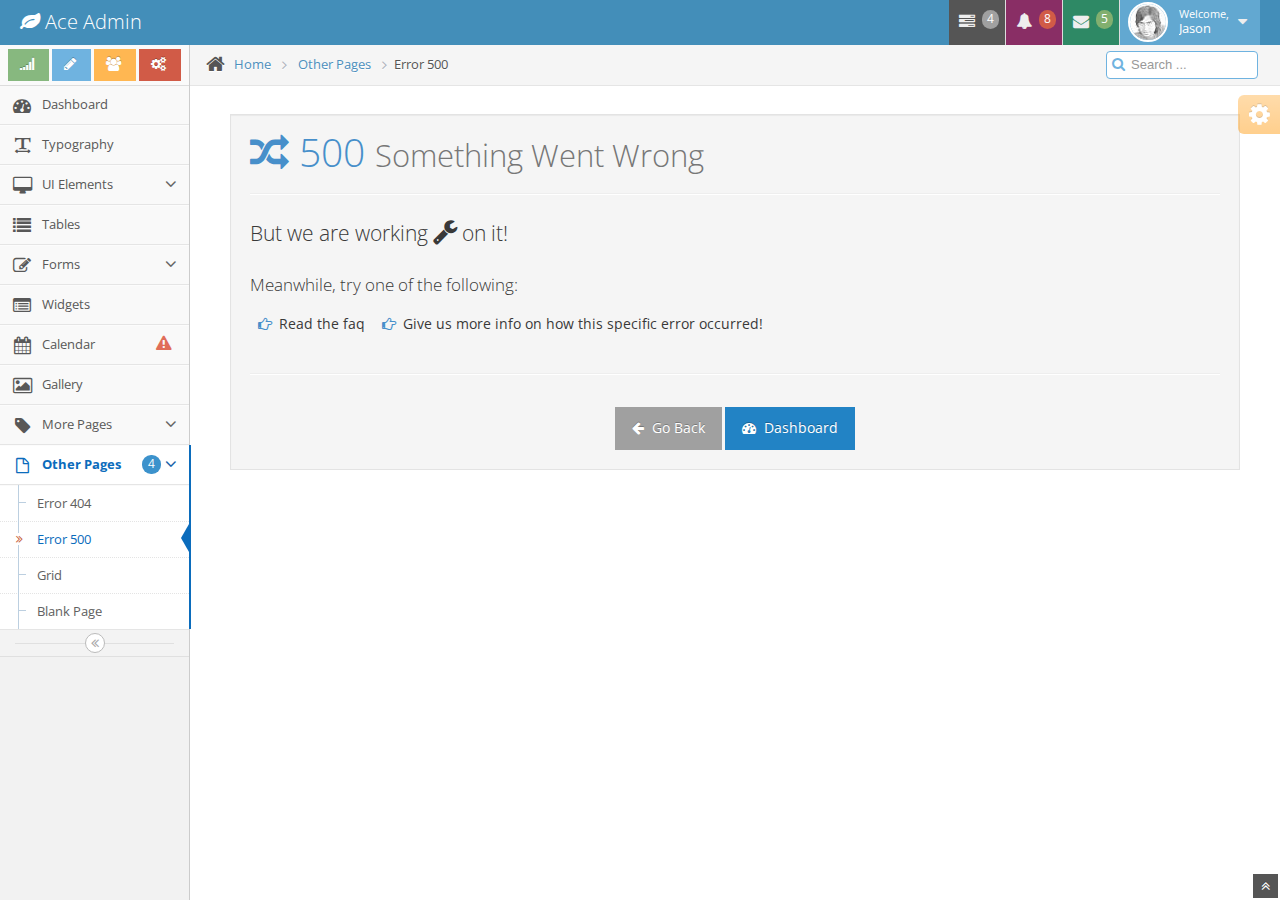
<file: web/demo/error-500.html>
<!DOCTYPE html>
<html lang="en">
	<head>
		<meta charset="utf-8" />
		<title>500 Error Page - Ace Admin</title>

		<meta name="description" content="500 Error Page" />
		<meta name="viewport" content="width=device-width, initial-scale=1.0" />

		<!--basic styles-->

		<link href="assets/css/bootstrap.min.css" rel="stylesheet" />
		<link href="assets/css/bootstrap-responsive.min.css" rel="stylesheet" />
		<link rel="stylesheet" href="assets/css/font-awesome.min.css" />

		<!--[if IE 7]>
		  <link rel="stylesheet" href="assets/css/font-awesome-ie7.min.css" />
		<![endif]-->

		<!--page specific plugin styles-->

		<!--fonts-->

		<link rel="stylesheet" href="http://fonts.googleapis.com/css?family=Open+Sans:400,300" />

		<!--ace styles-->

		<link rel="stylesheet" href="assets/css/ace.min.css" />
		<link rel="stylesheet" href="assets/css/ace-responsive.min.css" />
		<link rel="stylesheet" href="assets/css/ace-skins.min.css" />

		<!--[if lte IE 8]>
		  <link rel="stylesheet" href="assets/css/ace-ie.min.css" />
		<![endif]-->

		<!--inline styles related to this page-->
	</head>

	<body>
		<div class="navbar">
			<div class="navbar-inner">
				<div class="container-fluid">
					<a href="#" class="brand">
						<small>
							<i class="icon-leaf"></i>
							Ace Admin
						</small>
					</a><!--/.brand-->

					<ul class="nav ace-nav pull-right">
						<li class="grey">
							<a data-toggle="dropdown" class="dropdown-toggle" href="#">
								<i class="icon-tasks"></i>
								<span class="badge badge-grey">4</span>
							</a>

							<ul class="pull-right dropdown-navbar dropdown-menu dropdown-caret dropdown-closer">
								<li class="nav-header">
									<i class="icon-ok"></i>
									4 Tasks to complete
								</li>

								<li>
									<a href="#">
										<div class="clearfix">
											<span class="pull-left">Software Update</span>
											<span class="pull-right">65%</span>
										</div>

										<div class="progress progress-mini ">
											<div style="width:65%" class="bar"></div>
										</div>
									</a>
								</li>

								<li>
									<a href="#">
										<div class="clearfix">
											<span class="pull-left">Hardware Upgrade</span>
											<span class="pull-right">35%</span>
										</div>

										<div class="progress progress-mini progress-danger">
											<div style="width:35%" class="bar"></div>
										</div>
									</a>
								</li>

								<li>
									<a href="#">
										<div class="clearfix">
											<span class="pull-left">Unit Testing</span>
											<span class="pull-right">15%</span>
										</div>

										<div class="progress progress-mini progress-warning">
											<div style="width:15%" class="bar"></div>
										</div>
									</a>
								</li>

								<li>
									<a href="#">
										<div class="clearfix">
											<span class="pull-left">Bug Fixes</span>
											<span class="pull-right">90%</span>
										</div>

										<div class="progress progress-mini progress-success progress-striped active">
											<div style="width:90%" class="bar"></div>
										</div>
									</a>
								</li>

								<li>
									<a href="#">
										See tasks with details
										<i class="icon-arrow-right"></i>
									</a>
								</li>
							</ul>
						</li>

						<li class="purple">
							<a data-toggle="dropdown" class="dropdown-toggle" href="#">
								<i class="icon-bell-alt icon-animated-bell"></i>
								<span class="badge badge-important">8</span>
							</a>

							<ul class="pull-right dropdown-navbar navbar-pink dropdown-menu dropdown-caret dropdown-closer">
								<li class="nav-header">
									<i class="icon-warning-sign"></i>
									8 Notifications
								</li>

								<li>
									<a href="#">
										<div class="clearfix">
											<span class="pull-left">
												<i class="btn btn-mini no-hover btn-pink icon-comment"></i>
												New Comments
											</span>
											<span class="pull-right badge badge-info">+12</span>
										</div>
									</a>
								</li>

								<li>
									<a href="#">
										<i class="btn btn-mini btn-primary icon-user"></i>
										Bob just signed up as an editor ...
									</a>
								</li>

								<li>
									<a href="#">
										<div class="clearfix">
											<span class="pull-left">
												<i class="btn btn-mini no-hover btn-success icon-shopping-cart"></i>
												New Orders
											</span>
											<span class="pull-right badge badge-success">+8</span>
										</div>
									</a>
								</li>

								<li>
									<a href="#">
										<div class="clearfix">
											<span class="pull-left">
												<i class="btn btn-mini no-hover btn-info icon-twitter"></i>
												Followers
											</span>
											<span class="pull-right badge badge-info">+11</span>
										</div>
									</a>
								</li>

								<li>
									<a href="#">
										See all notifications
										<i class="icon-arrow-right"></i>
									</a>
								</li>
							</ul>
						</li>

						<li class="green">
							<a data-toggle="dropdown" class="dropdown-toggle" href="#">
								<i class="icon-envelope icon-animated-vertical"></i>
								<span class="badge badge-success">5</span>
							</a>

							<ul class="pull-right dropdown-navbar dropdown-menu dropdown-caret dropdown-closer">
								<li class="nav-header">
									<i class="icon-envelope-alt"></i>
									5 Messages
								</li>

								<li>
									<a href="#">
										<img src="assets/avatars/avatar.png" class="msg-photo" alt="Alex's Avatar" />
										<span class="msg-body">
											<span class="msg-title">
												<span class="blue">Alex:</span>
												Ciao sociis natoque penatibus et auctor ...
											</span>

											<span class="msg-time">
												<i class="icon-time"></i>
												<span>a moment ago</span>
											</span>
										</span>
									</a>
								</li>

								<li>
									<a href="#">
										<img src="assets/avatars/avatar3.png" class="msg-photo" alt="Susan's Avatar" />
										<span class="msg-body">
											<span class="msg-title">
												<span class="blue">Susan:</span>
												Vestibulum id ligula porta felis euismod ...
											</span>

											<span class="msg-time">
												<i class="icon-time"></i>
												<span>20 minutes ago</span>
											</span>
										</span>
									</a>
								</li>

								<li>
									<a href="#">
										<img src="assets/avatars/avatar4.png" class="msg-photo" alt="Bob's Avatar" />
										<span class="msg-body">
											<span class="msg-title">
												<span class="blue">Bob:</span>
												Nullam quis risus eget urna mollis ornare ...
											</span>

											<span class="msg-time">
												<i class="icon-time"></i>
												<span>3:15 pm</span>
											</span>
										</span>
									</a>
								</li>

								<li>
									<a href="#">
										See all messages
										<i class="icon-arrow-right"></i>
									</a>
								</li>
							</ul>
						</li>

						<li class="light-blue">
							<a data-toggle="dropdown" href="#" class="dropdown-toggle">
								<img class="nav-user-photo" src="assets/avatars/user.jpg" alt="Jason's Photo" />
								<span class="user-info">
									<small>Welcome,</small>
									Jason
								</span>

								<i class="icon-caret-down"></i>
							</a>

							<ul class="user-menu pull-right dropdown-menu dropdown-yellow dropdown-caret dropdown-closer">
								<li>
									<a href="#">
										<i class="icon-cog"></i>
										Settings
									</a>
								</li>

								<li>
									<a href="#">
										<i class="icon-user"></i>
										Profile
									</a>
								</li>

								<li class="divider"></li>

								<li>
									<a href="#">
										<i class="icon-off"></i>
										Logout
									</a>
								</li>
							</ul>
						</li>
					</ul><!--/.ace-nav-->
				</div><!--/.container-fluid-->
			</div><!--/.navbar-inner-->
		</div>

		<div class="main-container container-fluid">
			<a class="menu-toggler" id="menu-toggler" href="#">
				<span class="menu-text"></span>
			</a>

			<div class="sidebar" id="sidebar">
				<div class="sidebar-shortcuts" id="sidebar-shortcuts">
					<div class="sidebar-shortcuts-large" id="sidebar-shortcuts-large">
						<button class="btn btn-small btn-success">
							<i class="icon-signal"></i>
						</button>

						<button class="btn btn-small btn-info">
							<i class="icon-pencil"></i>
						</button>

						<button class="btn btn-small btn-warning">
							<i class="icon-group"></i>
						</button>

						<button class="btn btn-small btn-danger">
							<i class="icon-cogs"></i>
						</button>
					</div>

					<div class="sidebar-shortcuts-mini" id="sidebar-shortcuts-mini">
						<span class="btn btn-success"></span>

						<span class="btn btn-info"></span>

						<span class="btn btn-warning"></span>

						<span class="btn btn-danger"></span>
					</div>
				</div><!--#sidebar-shortcuts-->

				<ul class="nav nav-list">
					<li>
						<a href="index.html">
							<i class="icon-dashboard"></i>
							<span class="menu-text"> Dashboard </span>
						</a>
					</li>

					<li>
						<a href="typography.html">
							<i class="icon-text-width"></i>
							<span class="menu-text"> Typography </span>
						</a>
					</li>

					<li>
						<a href="#" class="dropdown-toggle">
							<i class="icon-desktop"></i>
							<span class="menu-text"> UI Elements </span>

							<b class="arrow icon-angle-down"></b>
						</a>

						<ul class="submenu">
							<li>
								<a href="elements.html">
									<i class="icon-double-angle-right"></i>
									Elements
								</a>
							</li>

							<li>
								<a href="buttons.html">
									<i class="icon-double-angle-right"></i>
									Buttons &amp; Icons
								</a>
							</li>

							<li>
								<a href="treeview.html">
									<i class="icon-double-angle-right"></i>
									Treeview
								</a>
							</li>

							<li>
								<a href="#" class="dropdown-toggle">
									<i class="icon-double-angle-right"></i>

									Three Level Menu
									<b class="arrow icon-angle-down"></b>
								</a>

								<ul class="submenu">
									<li>
										<a href="#">
											<i class="icon-leaf"></i>
											Item #1
										</a>
									</li>

									<li>
										<a href="#" class="dropdown-toggle">
											<i class="icon-pencil"></i>

											4th level
											<b class="arrow icon-angle-down"></b>
										</a>

										<ul class="submenu">
											<li>
												<a href="#">
													<i class="icon-plus"></i>
													Add Product
												</a>
											</li>

											<li>
												<a href="#">
													<i class="icon-eye-open"></i>
													View Products
												</a>
											</li>
										</ul>
									</li>
								</ul>
							</li>
						</ul>
					</li>

					<li>
						<a href="tables.html">
							<i class="icon-list"></i>
							<span class="menu-text"> Tables </span>
						</a>
					</li>

					<li>
						<a href="#" class="dropdown-toggle">
							<i class="icon-edit"></i>
							<span class="menu-text"> Forms </span>

							<b class="arrow icon-angle-down"></b>
						</a>

						<ul class="submenu">
							<li>
								<a href="form-elements.html">
									<i class="icon-double-angle-right"></i>
									Form Elements
								</a>
							</li>

							<li>
								<a href="form-wizard.html">
									<i class="icon-double-angle-right"></i>
									Wizard &amp; Validation
								</a>
							</li>

							<li>
								<a href="wysiwyg.html">
									<i class="icon-double-angle-right"></i>
									Wysiwyg &amp; Markdown
								</a>
							</li>
						</ul>
					</li>

					<li>
						<a href="widgets.html">
							<i class="icon-list-alt"></i>
							<span class="menu-text"> Widgets </span>
						</a>
					</li>

					<li>
						<a href="calendar.html">
							<i class="icon-calendar"></i>

							<span class="menu-text">
								Calendar
								<span class="badge badge-transparent tooltip-error" title="2&nbsp;Important&nbsp;Events">
									<i class="icon-warning-sign red bigger-130"></i>
								</span>
							</span>
						</a>
					</li>

					<li>
						<a href="gallery.html">
							<i class="icon-picture"></i>
							<span class="menu-text"> Gallery </span>
						</a>
					</li>

					<li>
						<a href="#" class="dropdown-toggle">
							<i class="icon-tag"></i>
							<span class="menu-text"> More Pages </span>

							<b class="arrow icon-angle-down"></b>
						</a>

						<ul class="submenu">
							<li>
								<a href="profile.html">
									<i class="icon-double-angle-right"></i>
									User Profile
								</a>
							</li>

							<li>
								<a href="pricing.html">
									<i class="icon-double-angle-right"></i>
									Pricing Tables
								</a>
							</li>

							<li>
								<a href="invoice.html">
									<i class="icon-double-angle-right"></i>
									Invoice
								</a>
							</li>

							<li>
								<a href="login.html">
									<i class="icon-double-angle-right"></i>
									Login &amp; Register
								</a>
							</li>
						</ul>
					</li>

					<li class="active open">
						<a href="#" class="dropdown-toggle">
							<i class="icon-file-alt"></i>

							<span class="menu-text">
								Other Pages
								<span class="badge badge-primary ">4</span>
							</span>

							<b class="arrow icon-angle-down"></b>
						</a>

						<ul class="submenu">
							<li>
								<a href="error-404.html">
									<i class="icon-double-angle-right"></i>
									Error 404
								</a>
							</li>

							<li class="active">
								<a href="error-500.html">
									<i class="icon-double-angle-right"></i>
									Error 500
								</a>
							</li>

							<li>
								<a href="grid.html">
									<i class="icon-double-angle-right"></i>
									Grid
								</a>
							</li>

							<li>
								<a href="blank.html">
									<i class="icon-double-angle-right"></i>
									Blank Page
								</a>
							</li>
						</ul>
					</li>
				</ul><!--/.nav-list-->

				<div class="sidebar-collapse" id="sidebar-collapse">
					<i class="icon-double-angle-left"></i>
				</div>
			</div>

			<div class="main-content">
				<div class="breadcrumbs" id="breadcrumbs">
					<ul class="breadcrumb">
						<li>
							<i class="icon-home home-icon"></i>
							<a href="#">Home</a>

							<span class="divider">
								<i class="icon-angle-right arrow-icon"></i>
							</span>
						</li>

						<li>
							<a href="#">Other Pages</a>

							<span class="divider">
								<i class="icon-angle-right arrow-icon"></i>
							</span>
						</li>
						<li class="active">Error 500</li>
					</ul><!--.breadcrumb-->

					<div class="nav-search" id="nav-search">
						<form class="form-search">
							<span class="input-icon">
								<input type="text" placeholder="Search ..." class="input-small nav-search-input" id="nav-search-input" autocomplete="off" />
								<i class="icon-search nav-search-icon"></i>
							</span>
						</form>
					</div><!--#nav-search-->
				</div>

				<div class="page-content">
					<div class="row-fluid">
						<div class="span12">
							<!--PAGE CONTENT BEGINS-->

							<div class="error-container">
								<div class="well">
									<h1 class="grey lighter smaller">
										<span class="blue bigger-125">
											<i class="icon-random"></i>
											500
										</span>
										Something Went Wrong
									</h1>

									<hr />
									<h3 class="lighter smaller">
										But we are working
										<i class="icon-wrench icon-animated-wrench bigger-125"></i>
										on it!
									</h3>

									<div class="space"></div>

									<div>
										<h4 class="lighter smaller">Meanwhile, try one of the following:</h4>

										<ul class="unstyled spaced inline bigger-110">
											<li>
												<i class="icon-hand-right blue"></i>
												Read the faq
											</li>

											<li>
												<i class="icon-hand-right blue"></i>
												Give us more info on how this specific error occurred!
											</li>
										</ul>
									</div>

									<hr />
									<div class="space"></div>

									<div class="row-fluid">
										<div class="center">
											<a href="#" class="btn btn-grey">
												<i class="icon-arrow-left"></i>
												Go Back
											</a>

											<a href="#" class="btn btn-primary">
												<i class="icon-dashboard"></i>
												Dashboard
											</a>
										</div>
									</div>
								</div>
							</div>

							<!--PAGE CONTENT ENDS-->
						</div><!--/.span-->
					</div><!--/.row-fluid-->
				</div><!--/.page-content-->

				<div class="ace-settings-container" id="ace-settings-container">
					<div class="btn btn-app btn-mini btn-warning ace-settings-btn" id="ace-settings-btn">
						<i class="icon-cog bigger-150"></i>
					</div>

					<div class="ace-settings-box" id="ace-settings-box">
						<div>
							<div class="pull-left">
								<select id="skin-colorpicker" class="hide">
									<option data-class="default" value="#438EB9">#438EB9</option>
									<option data-class="skin-1" value="#222A2D">#222A2D</option>
									<option data-class="skin-2" value="#C6487E">#C6487E</option>
									<option data-class="skin-3" value="#D0D0D0">#D0D0D0</option>
								</select>
							</div>
							<span>&nbsp; Choose Skin</span>
						</div>

						<div>
							<input type="checkbox" class="ace-checkbox-2" id="ace-settings-header" />
							<label class="lbl" for="ace-settings-header"> Fixed Header</label>
						</div>

						<div>
							<input type="checkbox" class="ace-checkbox-2" id="ace-settings-sidebar" />
							<label class="lbl" for="ace-settings-sidebar"> Fixed Sidebar</label>
						</div>

						<div>
							<input type="checkbox" class="ace-checkbox-2" id="ace-settings-breadcrumbs" />
							<label class="lbl" for="ace-settings-breadcrumbs"> Fixed Breadcrumbs</label>
						</div>

						<div>
							<input type="checkbox" class="ace-checkbox-2" id="ace-settings-rtl" />
							<label class="lbl" for="ace-settings-rtl"> Right To Left (rtl)</label>
						</div>
					</div>
				</div><!--/#ace-settings-container-->
			</div><!--/.main-content-->
		</div><!--/.main-container-->

		<a href="#" id="btn-scroll-up" class="btn-scroll-up btn btn-small btn-inverse">
			<i class="icon-double-angle-up icon-only bigger-110"></i>
		</a>

		<!--basic scripts-->

		<!--[if !IE]>-->

		<script src="http://ajax.googleapis.com/ajax/libs/jquery/2.0.3/jquery.min.js"></script>

		<!--<![endif]-->

		<!--[if IE]>
<script src="http://ajax.googleapis.com/ajax/libs/jquery/1.10.2/jquery.min.js"></script>
<![endif]-->

		<!--[if !IE]>-->

		<script type="text/javascript">
			window.jQuery || document.write("<script src='assets/js/jquery-2.0.3.min.js'>"+"<"+"/script>");
		</script>

		<!--<![endif]-->

		<!--[if IE]>
<script type="text/javascript">
 window.jQuery || document.write("<script src='assets/js/jquery-1.10.2.min.js'>"+"<"+"/script>");
</script>
<![endif]-->

		<script type="text/javascript">
			if("ontouchend" in document) document.write("<script src='assets/js/jquery.mobile.custom.min.js'>"+"<"+"/script>");
		</script>
		<script src="assets/js/bootstrap.min.js"></script>

		<!--page specific plugin scripts-->

		<!--ace scripts-->

		<script src="assets/js/ace-elements.min.js"></script>
		<script src="assets/js/ace.min.js"></script>

		<!--inline scripts related to this page-->
	</body>
</html>
</file>
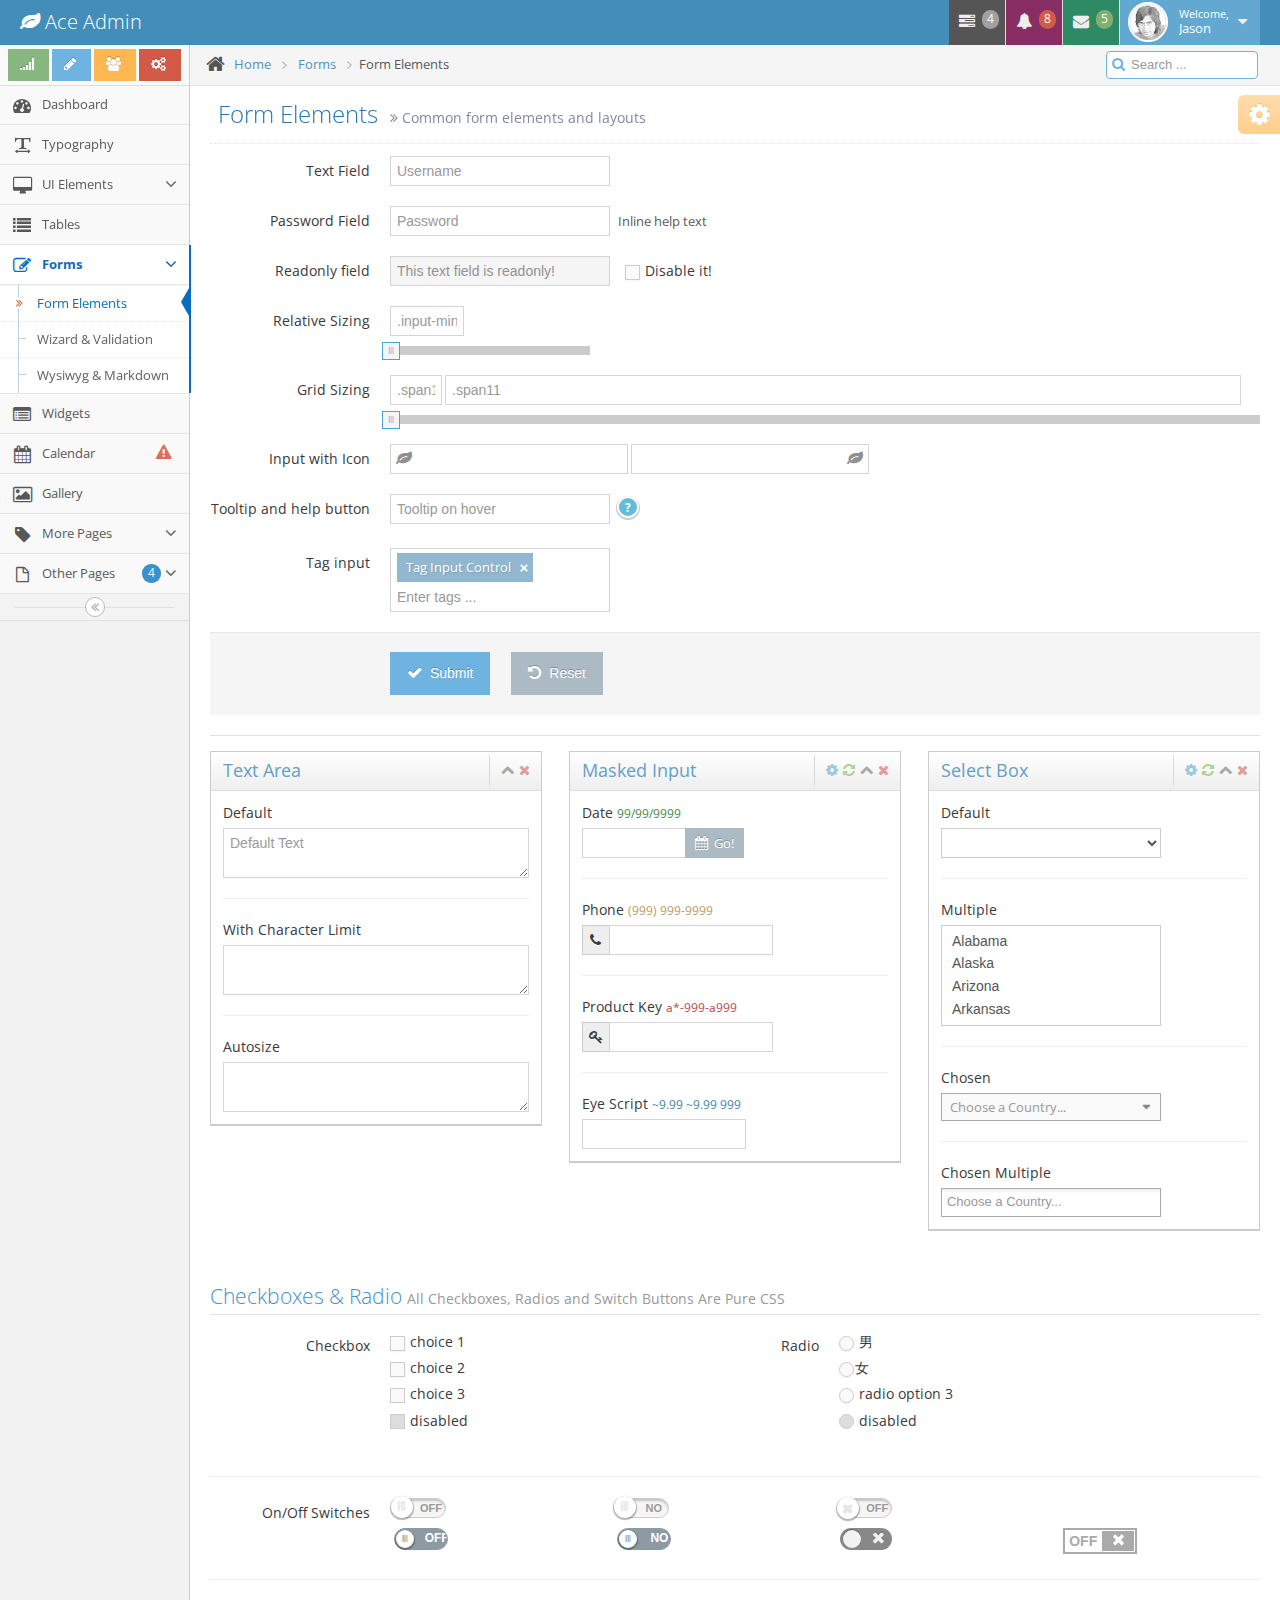
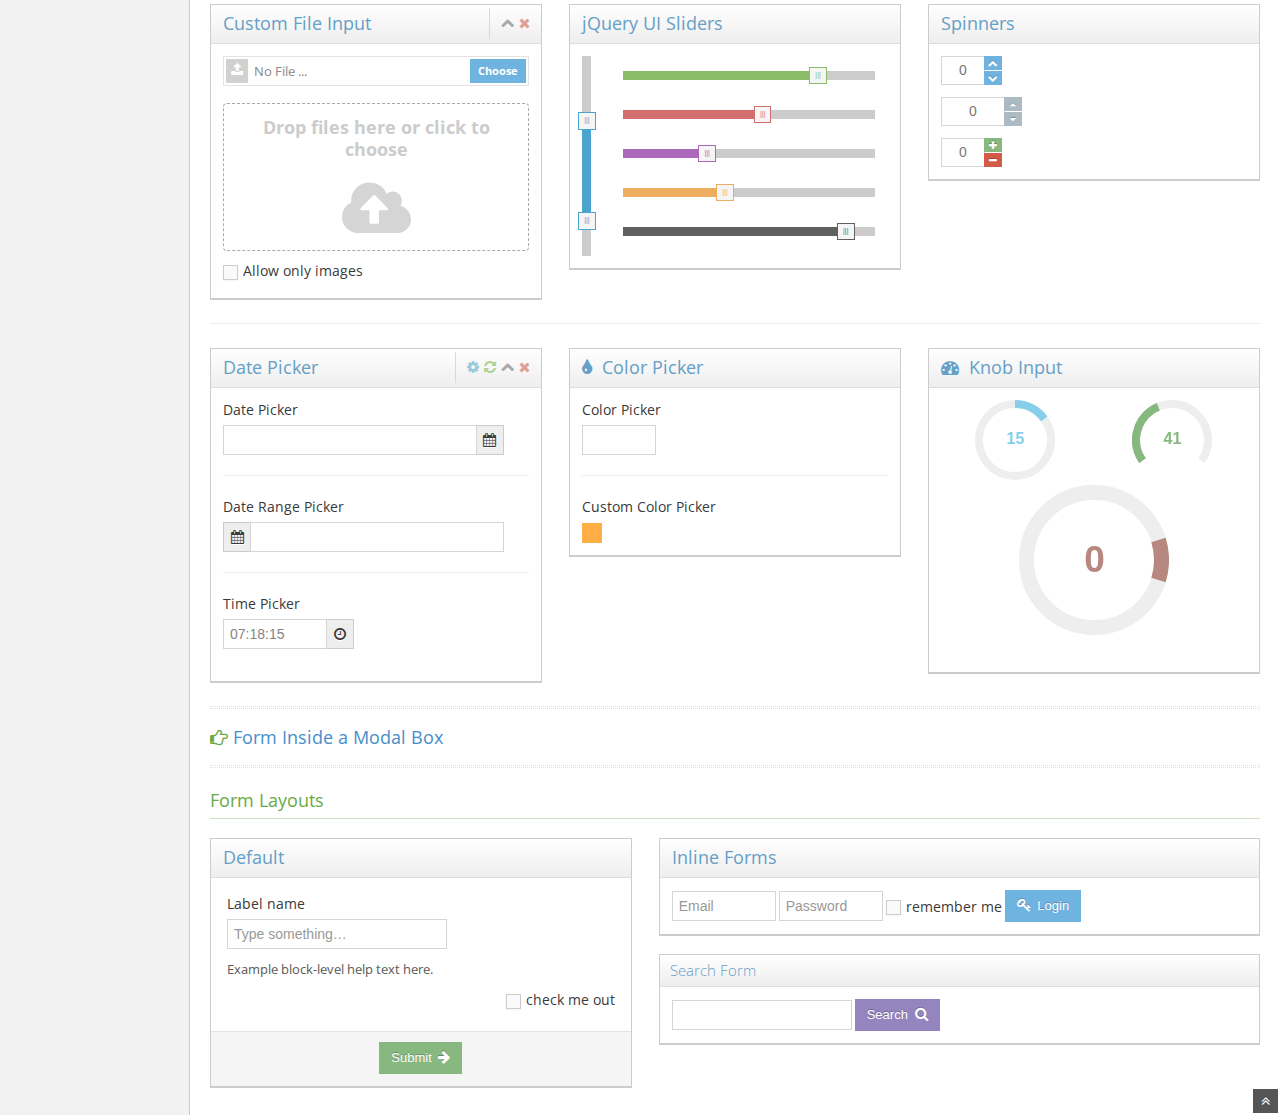
<file: web/demo/form-elements.html>
<!DOCTYPE html>
<html lang="en">
	<head>
		<meta charset="utf-8" />
		<title>Form Elements - Ace Admin</title>

		<meta name="description" content="Common form elements and layouts" />
		<meta name="viewport" content="width=device-width, initial-scale=1.0" />

		<!--basic styles-->

		<link href="assets/css/bootstrap.min.css" rel="stylesheet" />
		<link href="assets/css/bootstrap-responsive.min.css" rel="stylesheet" />
		<link rel="stylesheet" href="assets/css/font-awesome.min.css" />

		<!--[if IE 7]>
		  <link rel="stylesheet" href="assets/css/font-awesome-ie7.min.css" />
		<![endif]-->

		<!--page specific plugin styles-->

		<link rel="stylesheet" href="assets/css/jquery-ui-1.10.3.custom.min.css" />
		<link rel="stylesheet" href="assets/css/chosen.css" />
		<link rel="stylesheet" href="assets/css/datepicker.css" />
		<link rel="stylesheet" href="assets/css/bootstrap-timepicker.css" />
		<link rel="stylesheet" href="assets/css/daterangepicker.css" />
		<link rel="stylesheet" href="assets/css/colorpicker.css" />

		<!--fonts-->

		<link rel="stylesheet" href="http://fonts.googleapis.com/css?family=Open+Sans:400,300" />

		<!--ace styles-->

		<link rel="stylesheet" href="assets/css/ace.min.css" />
		<link rel="stylesheet" href="assets/css/ace-responsive.min.css" />
		<link rel="stylesheet" href="assets/css/ace-skins.min.css" />

		<!--[if lte IE 8]>
		  <link rel="stylesheet" href="assets/css/ace-ie.min.css" />
		<![endif]-->

		<!--inline styles related to this page-->
	</head>

	<body>
		<div class="navbar">
			<div class="navbar-inner">
				<div class="container-fluid">
					<a href="#" class="brand">
						<small>
							<i class="icon-leaf"></i>
							Ace Admin
						</small>
					</a><!--/.brand-->

					<ul class="nav ace-nav pull-right">
						<li class="grey">
							<a data-toggle="dropdown" class="dropdown-toggle" href="#">
								<i class="icon-tasks"></i>
								<span class="badge badge-grey">4</span>
							</a>

							<ul class="pull-right dropdown-navbar dropdown-menu dropdown-caret dropdown-closer">
								<li class="nav-header">
									<i class="icon-ok"></i>
									4 Tasks to complete
								</li>

								<li>
									<a href="#">
										<div class="clearfix">
											<span class="pull-left">Software Update</span>
											<span class="pull-right">65%</span>
										</div>

										<div class="progress progress-mini ">
											<div style="width:65%" class="bar"></div>
										</div>
									</a>
								</li>

								<li>
									<a href="#">
										<div class="clearfix">
											<span class="pull-left">Hardware Upgrade</span>
											<span class="pull-right">35%</span>
										</div>

										<div class="progress progress-mini progress-danger">
											<div style="width:35%" class="bar"></div>
										</div>
									</a>
								</li>

								<li>
									<a href="#">
										<div class="clearfix">
											<span class="pull-left">Unit Testing</span>
											<span class="pull-right">15%</span>
										</div>

										<div class="progress progress-mini progress-warning">
											<div style="width:15%" class="bar"></div>
										</div>
									</a>
								</li>

								<li>
									<a href="#">
										<div class="clearfix">
											<span class="pull-left">Bug Fixes</span>
											<span class="pull-right">90%</span>
										</div>

										<div class="progress progress-mini progress-success progress-striped active">
											<div style="width:90%" class="bar"></div>
										</div>
									</a>
								</li>

								<li>
									<a href="#">
										See tasks with details
										<i class="icon-arrow-right"></i>
									</a>
								</li>
							</ul>
						</li>

						<li class="purple">
							<a data-toggle="dropdown" class="dropdown-toggle" href="#">
								<i class="icon-bell-alt icon-animated-bell"></i>
								<span class="badge badge-important">8</span>
							</a>

							<ul class="pull-right dropdown-navbar navbar-pink dropdown-menu dropdown-caret dropdown-closer">
								<li class="nav-header">
									<i class="icon-warning-sign"></i>
									8 Notifications
								</li>

								<li>
									<a href="#">
										<div class="clearfix">
											<span class="pull-left">
												<i class="btn btn-mini no-hover btn-pink icon-comment"></i>
												New Comments
											</span>
											<span class="pull-right badge badge-info">+12</span>
										</div>
									</a>
								</li>

								<li>
									<a href="#">
										<i class="btn btn-mini btn-primary icon-user"></i>
										Bob just signed up as an editor ...
									</a>
								</li>

								<li>
									<a href="#">
										<div class="clearfix">
											<span class="pull-left">
												<i class="btn btn-mini no-hover btn-success icon-shopping-cart"></i>
												New Orders
											</span>
											<span class="pull-right badge badge-success">+8</span>
										</div>
									</a>
								</li>

								<li>
									<a href="#">
										<div class="clearfix">
											<span class="pull-left">
												<i class="btn btn-mini no-hover btn-info icon-twitter"></i>
												Followers
											</span>
											<span class="pull-right badge badge-info">+11</span>
										</div>
									</a>
								</li>

								<li>
									<a href="#">
										See all notifications
										<i class="icon-arrow-right"></i>
									</a>
								</li>
							</ul>
						</li>

						<li class="green">
							<a data-toggle="dropdown" class="dropdown-toggle" href="#">
								<i class="icon-envelope icon-animated-vertical"></i>
								<span class="badge badge-success">5</span>
							</a>

							<ul class="pull-right dropdown-navbar dropdown-menu dropdown-caret dropdown-closer">
								<li class="nav-header">
									<i class="icon-envelope-alt"></i>
									5 Messages
								</li>

								<li>
									<a href="#">
										<img src="assets/avatars/avatar.png" class="msg-photo" alt="Alex's Avatar" />
										<span class="msg-body">
											<span class="msg-title">
												<span class="blue">Alex:</span>
												Ciao sociis natoque penatibus et auctor ...
											</span>

											<span class="msg-time">
												<i class="icon-time"></i>
												<span>a moment ago</span>
											</span>
										</span>
									</a>
								</li>

								<li>
									<a href="#">
										<img src="assets/avatars/avatar3.png" class="msg-photo" alt="Susan's Avatar" />
										<span class="msg-body">
											<span class="msg-title">
												<span class="blue">Susan:</span>
												Vestibulum id ligula porta felis euismod ...
											</span>

											<span class="msg-time">
												<i class="icon-time"></i>
												<span>20 minutes ago</span>
											</span>
										</span>
									</a>
								</li>

								<li>
									<a href="#">
										<img src="assets/avatars/avatar4.png" class="msg-photo" alt="Bob's Avatar" />
										<span class="msg-body">
											<span class="msg-title">
												<span class="blue">Bob:</span>
												Nullam quis risus eget urna mollis ornare ...
											</span>

											<span class="msg-time">
												<i class="icon-time"></i>
												<span>3:15 pm</span>
											</span>
										</span>
									</a>
								</li>

								<li>
									<a href="#">
										See all messages
										<i class="icon-arrow-right"></i>
									</a>
								</li>
							</ul>
						</li>

						<li class="light-blue">
							<a data-toggle="dropdown" href="#" class="dropdown-toggle">
								<img class="nav-user-photo" src="assets/avatars/user.jpg" alt="Jason's Photo" />
								<span class="user-info">
									<small>Welcome,</small>
									Jason
								</span>

								<i class="icon-caret-down"></i>
							</a>

							<ul class="user-menu pull-right dropdown-menu dropdown-yellow dropdown-caret dropdown-closer">
								<li>
									<a href="#">
										<i class="icon-cog"></i>
										Settings
									</a>
								</li>

								<li>
									<a href="#">
										<i class="icon-user"></i>
										Profile
									</a>
								</li>

								<li class="divider"></li>

								<li>
									<a href="#">
										<i class="icon-off"></i>
										Logout
									</a>
								</li>
							</ul>
						</li>
					</ul><!--/.ace-nav-->
				</div><!--/.container-fluid-->
			</div><!--/.navbar-inner-->
		</div>

		<div class="main-container container-fluid">
			<a class="menu-toggler" id="menu-toggler" href="#">
				<span class="menu-text"></span>
			</a>

			<div class="sidebar" id="sidebar">
				<div class="sidebar-shortcuts" id="sidebar-shortcuts">
					<div class="sidebar-shortcuts-large" id="sidebar-shortcuts-large">
						<button class="btn btn-small btn-success">
							<i class="icon-signal"></i>
						</button>

						<button class="btn btn-small btn-info">
							<i class="icon-pencil"></i>
						</button>

						<button class="btn btn-small btn-warning">
							<i class="icon-group"></i>
						</button>

						<button class="btn btn-small btn-danger">
							<i class="icon-cogs"></i>
						</button>
					</div>

					<div class="sidebar-shortcuts-mini" id="sidebar-shortcuts-mini">
						<span class="btn btn-success"></span>

						<span class="btn btn-info"></span>

						<span class="btn btn-warning"></span>

						<span class="btn btn-danger"></span>
					</div>
				</div><!--#sidebar-shortcuts-->

				<ul class="nav nav-list">
					<li>
						<a href="index.html">
							<i class="icon-dashboard"></i>
							<span class="menu-text"> Dashboard </span>
						</a>
					</li>

					<li>
						<a href="typography.html">
							<i class="icon-text-width"></i>
							<span class="menu-text"> Typography </span>
						</a>
					</li>

					<li>
						<a href="#" class="dropdown-toggle">
							<i class="icon-desktop"></i>
							<span class="menu-text"> UI Elements </span>

							<b class="arrow icon-angle-down"></b>
						</a>

						<ul class="submenu">
							<li>
								<a href="elements.html">
									<i class="icon-double-angle-right"></i>
									Elements
								</a>
							</li>

							<li>
								<a href="buttons.html">
									<i class="icon-double-angle-right"></i>
									Buttons &amp; Icons
								</a>
							</li>

							<li>
								<a href="treeview.html">
									<i class="icon-double-angle-right"></i>
									Treeview
								</a>
							</li>

							<li>
								<a href="#" class="dropdown-toggle">
									<i class="icon-double-angle-right"></i>

									Three Level Menu
									<b class="arrow icon-angle-down"></b>
								</a>

								<ul class="submenu">
									<li>
										<a href="#">
											<i class="icon-leaf"></i>
											Item #1
										</a>
									</li>

									<li>
										<a href="#" class="dropdown-toggle">
											<i class="icon-pencil"></i>

											4th level
											<b class="arrow icon-angle-down"></b>
										</a>

										<ul class="submenu">
											<li>
												<a href="#">
													<i class="icon-plus"></i>
													Add Product
												</a>
											</li>

											<li>
												<a href="#">
													<i class="icon-eye-open"></i>
													View Products
												</a>
											</li>
										</ul>
									</li>
								</ul>
							</li>
						</ul>
					</li>

					<li>
						<a href="tables.html">
							<i class="icon-list"></i>
							<span class="menu-text"> Tables </span>
						</a>
					</li>

					<li class="active open">
						<a href="#" class="dropdown-toggle">
							<i class="icon-edit"></i>
							<span class="menu-text"> Forms </span>

							<b class="arrow icon-angle-down"></b>
						</a>

						<ul class="submenu">
							<li class="active">
								<a href="form-elements.html">
									<i class="icon-double-angle-right"></i>
									Form Elements
								</a>
							</li>

							<li>
								<a href="form-wizard.html">
									<i class="icon-double-angle-right"></i>
									Wizard &amp; Validation
								</a>
							</li>

							<li>
								<a href="wysiwyg.html">
									<i class="icon-double-angle-right"></i>
									Wysiwyg &amp; Markdown
								</a>
							</li>
						</ul>
					</li>

					<li>
						<a href="widgets.html">
							<i class="icon-list-alt"></i>
							<span class="menu-text"> Widgets </span>
						</a>
					</li>

					<li>
						<a href="calendar.html">
							<i class="icon-calendar"></i>

							<span class="menu-text">
								Calendar
								<span class="badge badge-transparent tooltip-error" title="2&nbsp;Important&nbsp;Events">
									<i class="icon-warning-sign red bigger-130"></i>
								</span>
							</span>
						</a>
					</li>

					<li>
						<a href="gallery.html">
							<i class="icon-picture"></i>
							<span class="menu-text"> Gallery </span>
						</a>
					</li>

					<li>
						<a href="#" class="dropdown-toggle">
							<i class="icon-tag"></i>
							<span class="menu-text"> More Pages </span>

							<b class="arrow icon-angle-down"></b>
						</a>

						<ul class="submenu">
							<li>
								<a href="profile.html">
									<i class="icon-double-angle-right"></i>
									User Profile
								</a>
							</li>

							<li>
								<a href="pricing.html">
									<i class="icon-double-angle-right"></i>
									Pricing Tables
								</a>
							</li>

							<li>
								<a href="invoice.html">
									<i class="icon-double-angle-right"></i>
									Invoice
								</a>
							</li>

							<li>
								<a href="login.html">
									<i class="icon-double-angle-right"></i>
									Login &amp; Register
								</a>
							</li>
						</ul>
					</li>

					<li>
						<a href="#" class="dropdown-toggle">
							<i class="icon-file-alt"></i>

							<span class="menu-text">
								Other Pages
								<span class="badge badge-primary ">4</span>
							</span>

							<b class="arrow icon-angle-down"></b>
						</a>

						<ul class="submenu">
							<li>
								<a href="error-404.html">
									<i class="icon-double-angle-right"></i>
									Error 404
								</a>
							</li>

							<li>
								<a href="error-500.html">
									<i class="icon-double-angle-right"></i>
									Error 500
								</a>
							</li>

							<li>
								<a href="grid.html">
									<i class="icon-double-angle-right"></i>
									Grid
								</a>
							</li>

							<li>
								<a href="blank.html">
									<i class="icon-double-angle-right"></i>
									Blank Page
								</a>
							</li>
						</ul>
					</li>
				</ul><!--/.nav-list-->

				<div class="sidebar-collapse" id="sidebar-collapse">
					<i class="icon-double-angle-left"></i>
				</div>
			</div>

			<div class="main-content">
				<div class="breadcrumbs" id="breadcrumbs">
					<ul class="breadcrumb">
						<li>
							<i class="icon-home home-icon"></i>
							<a href="#">Home</a>

							<span class="divider">
								<i class="icon-angle-right arrow-icon"></i>
							</span>
						</li>

						<li>
							<a href="#">Forms</a>

							<span class="divider">
								<i class="icon-angle-right arrow-icon"></i>
							</span>
						</li>
						<li class="active">Form Elements</li>
					</ul><!--.breadcrumb-->

					<div class="nav-search" id="nav-search">
						<form class="form-search">
							<span class="input-icon">
								<input type="text" placeholder="Search ..." class="input-small nav-search-input" id="nav-search-input" autocomplete="off" />
								<i class="icon-search nav-search-icon"></i>
							</span>
						</form>
					</div><!--#nav-search-->
				</div>

				<div class="page-content">
					<div class="page-header position-relative">
						<h1>
							Form Elements
							<small>
								<i class="icon-double-angle-right"></i>
								Common form elements and layouts
							</small>
						</h1>
					</div><!--/.page-header-->

					<div class="row-fluid">
						<div class="span12">
							<!--PAGE CONTENT BEGINS-->

							<form class="form-horizontal">
								<div class="control-group">
									<label class="control-label" for="form-field-1">Text Field</label>

									<div class="controls">
										<input type="text" id="form-field-1" placeholder="Username" />
									</div>
								</div>

								<div class="control-group">
									<label class="control-label" for="form-field-2">Password Field</label>

									<div class="controls">
										<input type="password" id="form-field-2" placeholder="Password" />
										<span class="help-inline">Inline help text</span>
									</div>
								</div>

								<div class="control-group">
									<label class="control-label" for="form-input-readonly">Readonly field</label>

									<div class="controls">
										<input readonly="" type="text" id="form-input-readonly" value="This text field is readonly!" />
										&nbsp; &nbsp;
										<input type="checkbox" id="id-disable-check" />
										<label class="lbl" for="id-disable-check"> Disable it!</label>
									</div>
								</div>

								<div class="control-group">
									<label class="control-label" for="form-field-4">Relative Sizing</label>

									<div class="controls">
										<input class="input-mini" type="text" id="form-field-4" placeholder=".input-mini" />
										<div class="help-block" id="input-size-slider"></div>
									</div>
								</div>

								<div class="control-group">
									<label class="control-label" for="form-field-5">Grid Sizing</label>

									<div class="controls">
										<input class="span1" type="text" id="form-field-5" placeholder=".span1" />
										<input class="span11" type="text" placeholder=".span11" />
										<div class="help-block" id="input-span-slider"></div>
									</div>
								</div>

								<div class="control-group">
									<label class="control-label">Input with Icon</label>

									<div class="controls">
										<span class="input-icon">
											<input type="text" id="form-field-icon-1" />
											<i class="icon-leaf"></i>
										</span>

										<span class="input-icon input-icon-right">
											<input type="text" id="form-field-icon-2" />
											<i class="icon-leaf"></i>
										</span>
									</div>
								</div>

								<div class="control-group">
									<label class="control-label" for="form-field-6">Tooltip and help button</label>

									<div class="controls">
										<input data-rel="tooltip" type="text" id="form-field-6" placeholder="Tooltip on hover" title="Hello Tooltip!" data-placement="bottom" />
										<span class="help-button" data-rel="popover" data-trigger="hover" data-placement="left" data-content="More details." title="Popover on hover">?</span>
									</div>
								</div>

								<div class="space-4"></div>

								<div class="control-group">
									<label class="control-label" for="form-field-tags">Tag input</label>

									<div class="controls">
										<input type="text" name="tags" id="form-field-tags" value="Tag Input Control" placeholder="Enter tags ..." />
									</div>
								</div>

								<div class="form-actions">
									<button class="btn btn-info" type="button">
										<i class="icon-ok bigger-110"></i>
										Submit
									</button>

									&nbsp; &nbsp; &nbsp;
									<button class="btn" type="reset">
										<i class="icon-undo bigger-110"></i>
										Reset
									</button>
								</div>

								<div class="hr"></div>

								<div class="row-fluid">
									<div class="span4">
										<div class="widget-box">
											<div class="widget-header">
												<h4>Text Area</h4>

												<span class="widget-toolbar">
													<a href="#" data-action="collapse">
														<i class="icon-chevron-up"></i>
													</a>

													<a href="#" data-action="close">
														<i class="icon-remove"></i>
													</a>
												</span>
											</div>

											<div class="widget-body">
												<div class="widget-main">
													<div class="row-fluid">
														<label for="form-field-8">Default</label>

														<textarea class="span12" id="form-field-8" placeholder="Default Text"></textarea>
													</div>

													<hr />
													<div class="row-fluid">
														<label for="form-field-9">With Character Limit</label>

														<textarea class="span12 limited" id="form-field-9" data-maxlength="50"></textarea>
													</div>

													<hr />
													<div class="row-fluid">
														<label for="form-field-11">Autosize</label>

														<textarea id="form-field-11" class="autosize-transition span12"></textarea>
													</div>
												</div>
											</div>
										</div>
									</div><!--/span-->

									<div class="span4">
										<div class="widget-box">
											<div class="widget-header">
												<h4>Masked Input</h4>

												<span class="widget-toolbar">
													<a href="#" data-action="settings">
														<i class="icon-cog"></i>
													</a>

													<a href="#" data-action="reload">
														<i class="icon-refresh"></i>
													</a>

													<a href="#" data-action="collapse">
														<i class="icon-chevron-up"></i>
													</a>

													<a href="#" data-action="close">
														<i class="icon-remove"></i>
													</a>
												</span>
											</div>

											<div class="widget-body">
												<div class="widget-main">
													<div class="row-fluid">
														<label for="form-field-mask-1">
															Date
															<small class="text-success">99/99/9999</small>
														</label>

														<div class="input-append">
															<input class="input-small input-mask-date" type="text" id="form-field-mask-1" />
															<span class="btn btn-small">
																<i class="icon-calendar bigger-110"></i>
																Go!
															</span>
														</div>
													</div>

													<hr />
													<div class="row-fluid">
														<label for="form-field-mask-2">
															Phone
															<small class="text-warning">(999) 999-9999</small>
														</label>

														<div class="input-prepend">
															<span class="add-on">
																<i class="icon-phone"></i>
															</span>

															<input class="input-medium input-mask-phone" type="text" id="form-field-mask-2" />
														</div>
													</div>

													<hr />
													<div class="row-fluid">
														<label for="form-field-mask-3">
															Product Key
															<small class="text-error">a*-999-a999</small>
														</label>

														<div class="input-prepend">
															<span class="add-on">
																<i class="icon-key"></i>
															</span>

															<input class="input-medium input-mask-product" type="text" id="form-field-mask-3" />
														</div>
													</div>

													<hr />
													<div class="row-fluid">
														<label for="form-field-mask-4">
															Eye Script
															<small class="text-info">~9.99 ~9.99 999</small>
														</label>

														<div>
															<input class="input-medium input-mask-eyescript" type="text" id="form-field-mask-4" />
														</div>
													</div>
												</div>
											</div>
										</div>
									</div><!--/span-->

									<div class="span4">
										<div class="widget-box">
											<div class="widget-header">
												<h4>Select Box</h4>

												<span class="widget-toolbar">
													<a href="#" data-action="settings">
														<i class="icon-cog"></i>
													</a>

													<a href="#" data-action="reload">
														<i class="icon-refresh"></i>
													</a>

													<a href="#" data-action="collapse">
														<i class="icon-chevron-up"></i>
													</a>

													<a href="#" data-action="close">
														<i class="icon-remove"></i>
													</a>
												</span>
											</div>

											<div class="widget-body">
												<div class="widget-main">
													<div class="row-fluid">
														<label for="form-field-select-1">Default</label>

														<select id="form-field-select-1">
															<option value=""></option>
															<option value="AL">Alabama</option>
															<option value="AK">Alaska</option>
															<option value="AZ">Arizona</option>
															<option value="AR">Arkansas</option>
															<option value="CA">California</option>
															<option value="CO">Colorado</option>
															<option value="CT">Connecticut</option>
															<option value="DE">Delaware</option>
															<option value="FL">Florida</option>
															<option value="GA">Georgia</option>
															<option value="HI">Hawaii</option>
															<option value="ID">Idaho</option>
															<option value="IL">Illinois</option>
															<option value="IN">Indiana</option>
															<option value="IA">Iowa</option>
															<option value="KS">Kansas</option>
															<option value="KY">Kentucky</option>
															<option value="LA">Louisiana</option>
															<option value="ME">Maine</option>
															<option value="MD">Maryland</option>
															<option value="MA">Massachusetts</option>
															<option value="MI">Michigan</option>
															<option value="MN">Minnesota</option>
															<option value="MS">Mississippi</option>
															<option value="MO">Missouri</option>
															<option value="MT">Montana</option>
															<option value="NE">Nebraska</option>
															<option value="NV">Nevada</option>
															<option value="NH">New Hampshire</option>
															<option value="NJ">New Jersey</option>
															<option value="NM">New Mexico</option>
															<option value="NY">New York</option>
															<option value="NC">North Carolina</option>
															<option value="ND">North Dakota</option>
															<option value="OH">Ohio</option>
															<option value="OK">Oklahoma</option>
															<option value="OR">Oregon</option>
															<option value="PA">Pennsylvania</option>
															<option value="RI">Rhode Island</option>
															<option value="SC">South Carolina</option>
															<option value="SD">South Dakota</option>
															<option value="TN">Tennessee</option>
															<option value="TX">Texas</option>
															<option value="UT">Utah</option>
															<option value="VT">Vermont</option>
															<option value="VA">Virginia</option>
															<option value="WA">Washington</option>
															<option value="WV">West Virginia</option>
															<option value="WI">Wisconsin</option>
															<option value="WY">Wyoming</option>
														</select>
													</div>

													<hr />
													<div class="row-fluid">
														<label for="form-field-select-2">Multiple</label>

														<select id="form-field-select-2" multiple="multiple">
															<option value="AL">Alabama</option>
															<option value="AK">Alaska</option>
															<option value="AZ">Arizona</option>
															<option value="AR">Arkansas</option>
															<option value="CA">California</option>
															<option value="CO">Colorado</option>
															<option value="CT">Connecticut</option>
															<option value="DE">Delaware</option>
															<option value="FL">Florida</option>
															<option value="GA">Georgia</option>
															<option value="HI">Hawaii</option>
															<option value="ID">Idaho</option>
															<option value="IL">Illinois</option>
															<option value="IN">Indiana</option>
															<option value="IA">Iowa</option>
															<option value="KS">Kansas</option>
															<option value="KY">Kentucky</option>
															<option value="LA">Louisiana</option>
															<option value="ME">Maine</option>
															<option value="MD">Maryland</option>
															<option value="MA">Massachusetts</option>
															<option value="MI">Michigan</option>
															<option value="MN">Minnesota</option>
															<option value="MS">Mississippi</option>
															<option value="MO">Missouri</option>
															<option value="MT">Montana</option>
															<option value="NE">Nebraska</option>
															<option value="NV">Nevada</option>
															<option value="NH">New Hampshire</option>
															<option value="NJ">New Jersey</option>
															<option value="NM">New Mexico</option>
															<option value="NY">New York</option>
															<option value="NC">North Carolina</option>
															<option value="ND">North Dakota</option>
															<option value="OH">Ohio</option>
															<option value="OK">Oklahoma</option>
															<option value="OR">Oregon</option>
															<option value="PA">Pennsylvania</option>
															<option value="RI">Rhode Island</option>
															<option value="SC">South Carolina</option>
															<option value="SD">South Dakota</option>
															<option value="TN">Tennessee</option>
															<option value="TX">Texas</option>
															<option value="UT">Utah</option>
															<option value="VT">Vermont</option>
															<option value="VA">Virginia</option>
															<option value="WA">Washington</option>
															<option value="WV">West Virginia</option>
															<option value="WI">Wisconsin</option>
															<option value="WY">Wyoming</option>
														</select>
													</div>

													<hr />
													<div class="row-fluid">
														<label for="form-field-select-3">Chosen</label>

														<select class="chzn-select" id="form-field-select-3" data-placeholder="Choose a Country...">
															<option value=""></option>
															<option value="AL">Alabama</option>
															<option value="AK">Alaska</option>
															<option value="AZ">Arizona</option>
															<option value="AR">Arkansas</option>
															<option value="CA">California</option>
															<option value="CO">Colorado</option>
															<option value="CT">Connecticut</option>
															<option value="DE">Delaware</option>
															<option value="FL">Florida</option>
															<option value="GA">Georgia</option>
															<option value="HI">Hawaii</option>
															<option value="ID">Idaho</option>
															<option value="IL">Illinois</option>
															<option value="IN">Indiana</option>
															<option value="IA">Iowa</option>
															<option value="KS">Kansas</option>
															<option value="KY">Kentucky</option>
															<option value="LA">Louisiana</option>
															<option value="ME">Maine</option>
															<option value="MD">Maryland</option>
															<option value="MA">Massachusetts</option>
															<option value="MI">Michigan</option>
															<option value="MN">Minnesota</option>
															<option value="MS">Mississippi</option>
															<option value="MO">Missouri</option>
															<option value="MT">Montana</option>
															<option value="NE">Nebraska</option>
															<option value="NV">Nevada</option>
															<option value="NH">New Hampshire</option>
															<option value="NJ">New Jersey</option>
															<option value="NM">New Mexico</option>
															<option value="NY">New York</option>
															<option value="NC">North Carolina</option>
															<option value="ND">North Dakota</option>
															<option value="OH">Ohio</option>
															<option value="OK">Oklahoma</option>
															<option value="OR">Oregon</option>
															<option value="PA">Pennsylvania</option>
															<option value="RI">Rhode Island</option>
															<option value="SC">South Carolina</option>
															<option value="SD">South Dakota</option>
															<option value="TN">Tennessee</option>
															<option value="TX">Texas</option>
															<option value="UT">Utah</option>
															<option value="VT">Vermont</option>
															<option value="VA">Virginia</option>
															<option value="WA">Washington</option>
															<option value="WV">West Virginia</option>
															<option value="WI">Wisconsin</option>
															<option value="WY">Wyoming</option>
														</select>
													</div>

													<hr />
													<div class="row-fluid">
														<label for="form-field-select-4">Chosen Multiple</label>

														<select multiple="" class="chzn-select" id="form-field-select-4" data-placeholder="Choose a Country...">
															<option value=""></option>
															<option value="AL">Alabama</option>
															<option value="AK">Alaska</option>
															<option value="AZ">Arizona</option>
															<option value="AR">Arkansas</option>
															<option value="CA">California</option>
															<option value="CO">Colorado</option>
															<option value="CT">Connecticut</option>
															<option value="DE">Delaware</option>
															<option value="FL">Florida</option>
															<option value="GA">Georgia</option>
															<option value="HI">Hawaii</option>
															<option value="ID">Idaho</option>
															<option value="IL">Illinois</option>
															<option value="IN">Indiana</option>
															<option value="IA">Iowa</option>
															<option value="KS">Kansas</option>
															<option value="KY">Kentucky</option>
															<option value="LA">Louisiana</option>
															<option value="ME">Maine</option>
															<option value="MD">Maryland</option>
															<option value="MA">Massachusetts</option>
															<option value="MI">Michigan</option>
															<option value="MN">Minnesota</option>
															<option value="MS">Mississippi</option>
															<option value="MO">Missouri</option>
															<option value="MT">Montana</option>
															<option value="NE">Nebraska</option>
															<option value="NV">Nevada</option>
															<option value="NH">New Hampshire</option>
															<option value="NJ">New Jersey</option>
															<option value="NM">New Mexico</option>
															<option value="NY">New York</option>
															<option value="NC">North Carolina</option>
															<option value="ND">North Dakota</option>
															<option value="OH">Ohio</option>
															<option value="OK">Oklahoma</option>
															<option value="OR">Oregon</option>
															<option value="PA">Pennsylvania</option>
															<option value="RI">Rhode Island</option>
															<option value="SC">South Carolina</option>
															<option value="SD">South Dakota</option>
															<option value="TN">Tennessee</option>
															<option value="TX">Texas</option>
															<option value="UT">Utah</option>
															<option value="VT">Vermont</option>
															<option value="VA">Virginia</option>
															<option value="WA">Washington</option>
															<option value="WV">West Virginia</option>
															<option value="WI">Wisconsin</option>
															<option value="WY">Wyoming</option>
														</select>
													</div>
												</div>
											</div>
										</div>
									</div><!--/span-->
								</div><!--/row-->

								<div class="space-24"></div>

								<h3 class="header smaller lighter blue">
									Checkboxes & Radio
									<small>All Checkboxes, Radios and Switch Buttons Are Pure CSS</small>
								</h3>

								<div class="row-fluid">
									<div class="span5">
										<div class="control-group">
											<label class="control-label">Checkbox</label>

											<div class="controls">
												<label>
													<input name="form-field-checkbox" type="checkbox" />
													<span class="lbl"> choice 1</span>
												</label>

												<label>
													<input name="form-field-checkbox" type="checkbox" />
													<span class="lbl"> choice 2</span>
												</label>

												<label>
													<input name="form-field-checkbox" class="ace-checkbox-2" type="checkbox" />
													<span class="lbl"> choice 3</span>
												</label>

												<label>
													<input name="form-field-checkbox" disabled="" type="checkbox" />
													<span class="lbl"> disabled</span>
												</label>
											</div>
										</div>
									</div>

									<div class="span6">
										<div class="control-group">
											<label class="control-label">Radio</label>

											<div class="controls">
												<label>
													<input name="form-field-radio" type="radio" />
													<span class="lbl"> 男</span>
												</label>

												<label>
													<input name="form-field-radio" type="radio" />
													<span class="lbl">女</span>
												</label>

												<label>
													<input name="form-field-radio" type="radio" />
													<span class="lbl"> radio option 3</span>
												</label>

												<label>
													<input disabled="" name="form-field-radio" type="radio" />
													<span class="lbl"> disabled</span>
												</label>
											</div>
										</div>
									</div>
								</div><!--/row-->

								<hr />
								<div class="control-group">
									<label class="control-label">On/Off Switches</label>

									<div class="controls">
										<div class="row-fluid">
											<div class="span3">
												<label>
													<input name="switch-field-1" class="ace-switch" type="checkbox" />
													<span class="lbl"></span>
												</label>
											</div>

											<div class="span3">
												<label>
													<input name="switch-field-1" class="ace-switch ace-switch-2" type="checkbox" />
													<span class="lbl"></span>
												</label>
											</div>

											<div class="span3">
												<label>
													<input name="switch-field-1" class="ace-switch ace-switch-3" type="checkbox" />
													<span class="lbl"></span>
												</label>
											</div>
										</div>

										<div class="row-fluid">
											<div class="span3">
												<label>
													<input name="switch-field-1" class="ace-switch ace-switch-4" type="checkbox" />
													<span class="lbl"></span>
												</label>
											</div>

											<div class="span3">
												<label>
													<input name="switch-field-1" class="ace-switch ace-switch-5" type="checkbox" />
													<span class="lbl"></span>
												</label>
											</div>

											<div class="span3">
												<label>
													<input name="switch-field-1" class="ace-switch ace-switch-6" type="checkbox" />
													<span class="lbl"></span>
												</label>
											</div>

											<div class="span3">
												<label>
													<input name="switch-field-1" class="ace-switch ace-switch-7" type="checkbox" />
													<span class="lbl"></span>
												</label>
											</div>
										</div>
									</div>
								</div>

								<hr />
								<div class="row-fluid">
									<div class="span4">
										<div class="widget-box">
											<div class="widget-header">
												<h4>Custom File Input</h4>

												<span class="widget-toolbar">
													<a href="#" data-action="collapse">
														<i class="icon-chevron-up"></i>
													</a>

													<a href="#" data-action="close">
														<i class="icon-remove"></i>
													</a>
												</span>
											</div>

											<div class="widget-body">
												<div class="widget-main">
													<input type="file" id="id-input-file-2" />
													<input multiple="" type="file" id="id-input-file-3" />
													<label>
														<input type="checkbox" name="file-format" id="id-file-format" />
														<span class="lbl"> Allow only images</span>
													</label>
												</div>
											</div>
										</div>
									</div>

									<div class="span4">
										<div class="widget-box">
											<div class="widget-header">
												<h4>jQuery UI Sliders</h4>
											</div>

											<div class="widget-body">
												<div class="widget-main">
													<div class="row-fluid">
														<div class="span1">
															<div id="slider-range"></div>
														</div>

														<div class="span11">
															<div id="eq">
																<span class="ui-slider-green">77</span>
																<span class="ui-slider-red">55</span>
																<span class="ui-slider-purple">33</span>
																<span class="ui-slider-orange">40</span>
																<span class="ui-slider-dark">88</span>
															</div>
														</div>
													</div>
												</div>
											</div>
										</div>
									</div>

									<div class="span4">
										<div class="widget-box">
											<div class="widget-header">
												<h4>Spinners</h4>
											</div>

											<div class="widget-body">
												<div class="widget-main">
													<input type="text" class="input-mini" id="spinner1" />
													<div class="space-6"></div>

													<input type="text" class="input-mini" id="spinner2" />
													<div class="space-6"></div>

													<input type="text" class="input-mini" id="spinner3" />
												</div>
											</div>
										</div>
									</div>
								</div>

								<hr />
								<div class="row-fluid">
									<div class="span4">
										<div class="widget-box">
											<div class="widget-header">
												<h4>Date Picker</h4>

												<span class="widget-toolbar">
													<a href="#" data-action="settings">
														<i class="icon-cog"></i>
													</a>

													<a href="#" data-action="reload">
														<i class="icon-refresh"></i>
													</a>

													<a href="#" data-action="collapse">
														<i class="icon-chevron-up"></i>
													</a>

													<a href="#" data-action="close">
														<i class="icon-remove"></i>
													</a>
												</span>
											</div>

											<div class="widget-body">
												<div class="widget-main">
													<div class="row-fluid">
														<label for="id-date-picker-1">Date Picker</label>
													</div>

													<div class="control-group">
														<div class="row-fluid input-append">
															<input class="span10 date-picker" id="id-date-picker-1" type="text" data-date-format="dd-mm-yyyy" />
															<span class="add-on">
																<i class="icon-calendar"></i>
															</span>
														</div>
													</div>

													<hr />
													<div class="row-fluid">
														<label for="id-date-range-picker-1">Date Range Picker</label>
													</div>

													<div class="control-group">
														<div class="row-fluid input-prepend">
															<span class="add-on">
																<i class="icon-calendar"></i>
															</span>

															<input class="span10" type="text" name="date-range-picker" id="id-date-range-picker-1" />
														</div>
													</div>

													<hr />
													<div class="row-fluid">
														<label for="timepicker1">Time Picker</label>
													</div>

													<div class="control-group">
														<div class="input-append bootstrap-timepicker">
															<input id="timepicker1" type="text" class="input-small" />
															<span class="add-on">
																<i class="icon-time"></i>
															</span>
														</div>
													</div>
												</div>
											</div>
										</div>
									</div>

									<div class="span4">
										<div class="widget-box">
											<div class="widget-header">
												<h4>
													<i class="icon-tint"></i>
													Color Picker
												</h4>
											</div>

											<div class="widget-body">
												<div class="widget-main">
													<div class="row-fluid">
														<label for="colorpicker1">Color Picker</label>
													</div>

													<div class="control-group">
														<div class="bootstrap-colorpicker">
															<input id="colorpicker1" type="text" class="input-mini" />
														</div>
													</div>

													<hr />
													<label for="simple-colorpicker-1">Custom Color Picker</label>

													<select id="simple-colorpicker-1" class="hide">
														<option value="#ac725e">#ac725e</option>
														<option value="#d06b64">#d06b64</option>
														<option value="#f83a22">#f83a22</option>
														<option value="#fa573c">#fa573c</option>
														<option value="#ff7537">#ff7537</option>
														<option value="#ffad46" selected="">#ffad46</option>
														<option value="#42d692">#42d692</option>
														<option value="#16a765">#16a765</option>
														<option value="#7bd148">#7bd148</option>
														<option value="#b3dc6c">#b3dc6c</option>
														<option value="#fbe983">#fbe983</option>
														<option value="#fad165">#fad165</option>
														<option value="#92e1c0">#92e1c0</option>
														<option value="#9fe1e7">#9fe1e7</option>
														<option value="#9fc6e7">#9fc6e7</option>
														<option value="#4986e7">#4986e7</option>
														<option value="#9a9cff">#9a9cff</option>
														<option value="#b99aff">#b99aff</option>
														<option value="#c2c2c2">#c2c2c2</option>
														<option value="#cabdbf">#cabdbf</option>
														<option value="#cca6ac">#cca6ac</option>
														<option value="#f691b2">#f691b2</option>
														<option value="#cd74e6">#cd74e6</option>
														<option value="#a47ae2">#a47ae2</option>
														<option value="#555">#555</option>
													</select>
												</div>
											</div>
										</div>
									</div>

									<div class="span4">
										<div class="widget-box">
											<div class="widget-header">
												<h4>
													<i class="icon-dashboard"></i>
													Knob Input
												</h4>
											</div>

											<div class="widget-body">
												<div class="widget-main">
													<div class="control-group">
														<div class="row-fluid">
															<div class="span6 center">
																<div class="knob-container inline">
																	<input type="text" class="input-small knob" value="15" data-min="0" data-max="100" data-step="10" data-width="80" data-height="80" data-thickness=".2" />
																</div>
															</div>

															<div class="span6 center">
																<div class="knob-container inline">
																	<input type="text" class="input-small knob" value="41" data-min="0" data-max="100" data-width="80" data-height="80" data-thickness=".2" data-fgColor="#87B87F" data-displayPrevious="true" data-angleArc="250" data-angleOffset="-125" />
																</div>
															</div>
														</div>

														<div class="row-fluid">
															<div class="span12 center">
																<div class="knob-container inline">
																	<input type="text" class="input-small knob" data-min="0" data-max="10" data-width="150" data-height="150" data-thickness=".2" data-fgColor="#B8877F" data-angleOffset="90" data-cursor="true" />
																</div>
															</div>
														</div>
													</div>
												</div>
											</div>
										</div>
									</div>
								</div>
							</form>

							<div class="hr hr-18 dotted hr-double"></div>

							<h4 class="pink">
								<i class="icon-hand-right green"></i>
								<a href="#modal-form" role="button" class="blue" data-toggle="modal"> Form Inside a Modal Box </a>
							</h4>

							<div class="hr hr-18 dotted hr-double"></div>
							<h4 class="header green">Form Layouts</h4>

							<div class="row-fluid">
								<div class="span5">
									<div class="widget-box">
										<div class="widget-header">
											<h4>Default</h4>
										</div>

										<div class="widget-body">
											<div class="widget-main no-padding">
												<form>
													<!--<legend>Form</legend>-->

													<fieldset>
														<label>Label name</label>

														<input type="text" placeholder="Type something&hellip;" />
														<span class="help-block">Example block-level help text here.</span>

														<label class="pull-right">
															<input type="checkbox" />
															<span class="lbl"> check me out</span>
														</label>
													</fieldset>

													<div class="form-actions center">
														<button onclick="return false;" class="btn btn-small btn-success">
															Submit
															<i class="icon-arrow-right icon-on-right bigger-110"></i>
														</button>
													</div>
												</form>
											</div>
										</div>
									</div>
								</div>

								<div class="span7">
									<div class="row-fluid">
										<div class="widget-box">
											<div class="widget-header">
												<h4>Inline Forms</h4>
											</div>

											<div class="widget-body">
												<div class="widget-main">
													<form class="form-inline">
														<input type="text" class="input-small" placeholder="Email" />
														<input type="password" class="input-small" placeholder="Password" />
														<label class="checkbox">
															<input type="checkbox" />
															<span class="lbl"> remember me</span>
														</label>

														<button onclick="return false;" class="btn btn-info btn-small">
															<i class="icon-key bigger-110"></i>
															Login
														</button>
													</form>
												</div>
											</div>
										</div>
									</div>

									<div class="space-6"></div>

									<div class="row-fluid">
										<div class="widget-box">
											<div class="widget-header widget-header-small">
												<h5 class="lighter">Search Form</h5>
											</div>

											<div class="widget-body">
												<div class="widget-main">
													<form class="form-search">
														<input type="text" class="input-medium search-query" />
														<button onclick="return false;" class="btn btn-purple btn-small">
															Search
															<i class="icon-search icon-on-right bigger-110"></i>
														</button>
													</form>
												</div>
											</div>
										</div>
									</div>
								</div>
							</div>

							<div id="modal-form" class="modal hide" tabindex="-1">
								<div class="modal-header">
									<button type="button" class="close" data-dismiss="modal">&times;</button>
									<h4 class="blue bigger">Please fill the following form fields</h4>
								</div>

								<div class="modal-body overflow-visible">
									<div class="row-fluid">
										<div class="span5">
											<div class="space"></div>

											<input type="file" />
										</div>

										<div class="vspace"></div>

										<div class="span7">
											<div class="control-group">
												<label for="form-field-select-3">Location</label>

												<div class="controls">
													<select class="chzn-select" data-placeholder="Choose a Country...">
														<option value=""></option>
														<option value="AL">Alabama</option>
														<option value="AK">Alaska</option>
														<option value="AZ">Arizona</option>
														<option value="AR">Arkansas</option>
														<option value="CA">California</option>
														<option value="CO">Colorado</option>
														<option value="CT">Connecticut</option>
														<option value="DE">Delaware</option>
														<option value="FL">Florida</option>
														<option value="GA">Georgia</option>
														<option value="HI">Hawaii</option>
														<option value="ID">Idaho</option>
														<option value="IL">Illinois</option>
														<option value="IN">Indiana</option>
														<option value="IA">Iowa</option>
														<option value="KS">Kansas</option>
														<option value="KY">Kentucky</option>
														<option value="LA">Louisiana</option>
														<option value="ME">Maine</option>
														<option value="MD">Maryland</option>
														<option value="MA">Massachusetts</option>
														<option value="MI">Michigan</option>
														<option value="MN">Minnesota</option>
														<option value="MS">Mississippi</option>
														<option value="MO">Missouri</option>
														<option value="MT">Montana</option>
														<option value="NE">Nebraska</option>
														<option value="NV">Nevada</option>
														<option value="NH">New Hampshire</option>
														<option value="NJ">New Jersey</option>
														<option value="NM">New Mexico</option>
														<option value="NY">New York</option>
														<option value="NC">North Carolina</option>
														<option value="ND">North Dakota</option>
														<option value="OH">Ohio</option>
														<option value="OK">Oklahoma</option>
														<option value="OR">Oregon</option>
														<option value="PA">Pennsylvania</option>
														<option value="RI">Rhode Island</option>
														<option value="SC">South Carolina</option>
														<option value="SD">South Dakota</option>
														<option value="TN">Tennessee</option>
														<option value="TX">Texas</option>
														<option value="UT">Utah</option>
														<option value="VT">Vermont</option>
														<option value="VA">Virginia</option>
														<option value="WA">Washington</option>
														<option value="WV">West Virginia</option>
														<option value="WI">Wisconsin</option>
														<option value="WY">Wyoming</option>
													</select>
												</div>
											</div>

											<div class="control-group">
												<label class="control-label" for="form-field-username">Username</label>

												<div class="controls">
													<input type="text" id="form-field-username" placeholder="Username" value="alexdoe" />
												</div>
											</div>

											<div class="control-group">
												<label class="control-label" for="form-field-first">Name</label>

												<div class="controls">
													<input class="input-small" type="text" id="form-field-first" placeholder="First Name" value="Alex" />
													<input class="input-small" type="text" id="form-field-last" placeholder="Last Name" value="Doe" />
												</div>
											</div>
										</div>
									</div>
								</div>

								<div class="modal-footer">
									<button class="btn btn-small" data-dismiss="modal">
										<i class="icon-remove"></i>
										Cancel
									</button>

									<button class="btn btn-small btn-primary">
										<i class="icon-ok"></i>
										Save
									</button>
								</div>
							</div><!--PAGE CONTENT ENDS-->
						</div><!--/.span-->
					</div><!--/.row-fluid-->
				</div><!--/.page-content-->

				<div class="ace-settings-container" id="ace-settings-container">
					<div class="btn btn-app btn-mini btn-warning ace-settings-btn" id="ace-settings-btn">
						<i class="icon-cog bigger-150"></i>
					</div>

					<div class="ace-settings-box" id="ace-settings-box">
						<div>
							<div class="pull-left">
								<select id="skin-colorpicker" class="hide">
									<option data-class="default" value="#438EB9">#438EB9</option>
									<option data-class="skin-1" value="#222A2D">#222A2D</option>
									<option data-class="skin-2" value="#C6487E">#C6487E</option>
									<option data-class="skin-3" value="#D0D0D0">#D0D0D0</option>
								</select>
							</div>
							<span>&nbsp; Choose Skin</span>
						</div>

						<div>
							<input type="checkbox" class="ace-checkbox-2" id="ace-settings-header" />
							<label class="lbl" for="ace-settings-header"> Fixed Header</label>
						</div>

						<div>
							<input type="checkbox" class="ace-checkbox-2" id="ace-settings-sidebar" />
							<label class="lbl" for="ace-settings-sidebar"> Fixed Sidebar</label>
						</div>

						<div>
							<input type="checkbox" class="ace-checkbox-2" id="ace-settings-breadcrumbs" />
							<label class="lbl" for="ace-settings-breadcrumbs"> Fixed Breadcrumbs</label>
						</div>

						<div>
							<input type="checkbox" class="ace-checkbox-2" id="ace-settings-rtl" />
							<label class="lbl" for="ace-settings-rtl"> Right To Left (rtl)</label>
						</div>
					</div>
				</div><!--/#ace-settings-container-->
			</div><!--/.main-content-->
		</div><!--/.main-container-->

		<a href="#" id="btn-scroll-up" class="btn-scroll-up btn btn-small btn-inverse">
			<i class="icon-double-angle-up icon-only bigger-110"></i>
		</a>

		<!--basic scripts-->

		<!--[if !IE]>-->

		<script src="http://ajax.googleapis.com/ajax/libs/jquery/2.0.3/jquery.min.js"></script>

		<!--<![endif]-->

		<!--[if IE]>
<script src="http://ajax.googleapis.com/ajax/libs/jquery/1.10.2/jquery.min.js"></script>
<![endif]-->

		<!--[if !IE]>-->

		<script type="text/javascript">
			window.jQuery || document.write("<script src='assets/js/jquery-2.0.3.min.js'>"+"<"+"/script>");
		</script>

		<!--<![endif]-->

		<!--[if IE]>
<script type="text/javascript">
 window.jQuery || document.write("<script src='assets/js/jquery-1.10.2.min.js'>"+"<"+"/script>");
</script>
<![endif]-->

		<script type="text/javascript">
			if("ontouchend" in document) document.write("<script src='assets/js/jquery.mobile.custom.min.js'>"+"<"+"/script>");
		</script>
		<script src="assets/js/bootstrap.min.js"></script>

		<!--page specific plugin scripts-->

		<!--[if lte IE 8]>
		  <script src="assets/js/excanvas.min.js"></script>
		<![endif]-->

		<script src="assets/js/jquery-ui-1.10.3.custom.min.js"></script>
		<script src="assets/js/jquery.ui.touch-punch.min.js"></script>
		<script src="assets/js/chosen.jquery.min.js"></script>
		<script src="assets/js/fuelux/fuelux.spinner.min.js"></script>
		<script src="assets/js/date-time/bootstrap-datepicker.min.js"></script>
		<script src="assets/js/date-time/bootstrap-timepicker.min.js"></script>
		<script src="assets/js/date-time/moment.min.js"></script>
		<script src="assets/js/date-time/daterangepicker.min.js"></script>
		<script src="assets/js/bootstrap-colorpicker.min.js"></script>
		<script src="assets/js/jquery.knob.min.js"></script>
		<script src="assets/js/jquery.autosize-min.js"></script>
		<script src="assets/js/jquery.inputlimiter.1.3.1.min.js"></script>
		<script src="assets/js/jquery.maskedinput.min.js"></script>
		<script src="assets/js/bootstrap-tag.min.js"></script>

		<!--ace scripts-->

		<script src="assets/js/ace-elements.min.js"></script>
		<script src="assets/js/ace.min.js"></script>

		<!--inline scripts related to this page-->

		<script type="text/javascript">
			$(function() {
				$('#id-disable-check').on('click', function() {
					var inp = $('#form-input-readonly').get(0);
					if(inp.hasAttribute('disabled')) {
						inp.setAttribute('readonly' , 'true');
						inp.removeAttribute('disabled');
						inp.value="This text field is readonly!";
					}
					else {
						inp.setAttribute('disabled' , 'disabled');
						inp.removeAttribute('readonly');
						inp.value="This text field is disabled!";
					}
				});
			
			
				$(".chzn-select").chosen(); 
				
				$('[data-rel=tooltip]').tooltip({container:'body'});
				$('[data-rel=popover]').popover({container:'body'});
				
				$('textarea[class*=autosize]').autosize({append: "\n"});
				$('textarea[class*=limited]').each(function() {
					var limit = parseInt($(this).attr('data-maxlength')) || 100;
					$(this).inputlimiter({
						"limit": limit,
						remText: '%n character%s remaining...',
						limitText: 'max allowed : %n.'
					});
				});
				
				$.mask.definitions['~']='[+-]';
				$('.input-mask-date').mask('99/99/9999');
				$('.input-mask-phone').mask('(999) 999-9999');
				$('.input-mask-eyescript').mask('~9.99 ~9.99 999');
				$(".input-mask-product").mask("a*-999-a999",{placeholder:" ",completed:function(){alert("You typed the following: "+this.val());}});
				
				
				
				$( "#input-size-slider" ).css('width','200px').slider({
					value:1,
					range: "min",
					min: 1,
					max: 6,
					step: 1,
					slide: function( event, ui ) {
						var sizing = ['', 'input-mini', 'input-small', 'input-medium', 'input-large', 'input-xlarge', 'input-xxlarge'];
						var val = parseInt(ui.value);
						$('#form-field-4').attr('class', sizing[val]).val('.'+sizing[val]);
					}
				});
			
				$( "#input-span-slider" ).slider({
					value:1,
					range: "min",
					min: 1,
					max: 11,
					step: 1,
					slide: function( event, ui ) {
						var val = parseInt(ui.value);
						$('#form-field-5').attr('class', 'span'+val).val('.span'+val).next().attr('class', 'span'+(12-val)).val('.span'+(12-val));
					}
				});
				
				
				$( "#slider-range" ).css('height','200px').slider({
					orientation: "vertical",
					range: true,
					min: 0,
					max: 100,
					values: [ 17, 67 ],
					slide: function( event, ui ) {
						var val = ui.values[$(ui.handle).index()-1]+"";
			
						if(! ui.handle.firstChild ) {
							$(ui.handle).append("<div class='tooltip right in' style='display:none;left:15px;top:-8px;'><div class='tooltip-arrow'></div><div class='tooltip-inner'></div></div>");
						}
						$(ui.handle.firstChild).show().children().eq(1).text(val);
					}
				}).find('a').on('blur', function(){
					$(this.firstChild).hide();
				});
				
				$( "#slider-range-max" ).slider({
					range: "max",
					min: 1,
					max: 10,
					value: 2
				});
				
				$( "#eq > span" ).css({width:'90%', 'float':'left', margin:'15px'}).each(function() {
					// read initial values from markup and remove that
					var value = parseInt( $( this ).text(), 10 );
					$( this ).empty().slider({
						value: value,
						range: "min",
						animate: true
						
					});
				});
			
				
				$('#id-input-file-1 , #id-input-file-2').ace_file_input({
					no_file:'No File ...',
					btn_choose:'Choose',
					btn_change:'Change',
					droppable:false,
					onchange:null,
					thumbnail:false //| true | large
					//whitelist:'gif|png|jpg|jpeg'
					//blacklist:'exe|php'
					//onchange:''
					//
				});
				
				$('#id-input-file-3').ace_file_input({
					style:'well',
					btn_choose:'Drop files here or click to choose',
					btn_change:null,
					no_icon:'icon-cloud-upload',
					droppable:true,
					thumbnail:'small'
					//,icon_remove:null//set null, to hide remove/reset button
					/**,before_change:function(files, dropped) {
						//Check an example below
						//or examples/file-upload.html
						return true;
					}*/
					/**,before_remove : function() {
						return true;
					}*/
					,
					preview_error : function(filename, error_code) {
						//name of the file that failed
						//error_code values
						//1 = 'FILE_LOAD_FAILED',
						//2 = 'IMAGE_LOAD_FAILED',
						//3 = 'THUMBNAIL_FAILED'
						//alert(error_code);
					}
			
				}).on('change', function(){
					//console.log($(this).data('ace_input_files'));
					//console.log($(this).data('ace_input_method'));
				});
				
			
				//dynamically change allowed formats by changing before_change callback function
				$('#id-file-format').removeAttr('checked').on('change', function() {
					var before_change
					var btn_choose
					var no_icon
					if(this.checked) {
						btn_choose = "Drop images here or click to choose";
						no_icon = "icon-picture";
						before_change = function(files, dropped) {
							var allowed_files = [];
							for(var i = 0 ; i < files.length; i++) {
								var file = files[i];
								if(typeof file === "string") {
									//IE8 and browsers that don't support File Object
									if(! (/\.(jpe?g|png|gif|bmp)$/i).test(file) ) return false;
								}
								else {
									var type = $.trim(file.type);
									if( ( type.length > 0 && ! (/^image\/(jpe?g|png|gif|bmp)$/i).test(type) )
											|| ( type.length == 0 && ! (/\.(jpe?g|png|gif|bmp)$/i).test(file.name) )//for android's default browser which gives an empty string for file.type
										) continue;//not an image so don't keep this file
								}
								
								allowed_files.push(file);
							}
							if(allowed_files.length == 0) return false;
			
							return allowed_files;
						}
					}
					else {
						btn_choose = "Drop files here or click to choose";
						no_icon = "icon-cloud-upload";
						before_change = function(files, dropped) {
							return files;
						}
					}
					var file_input = $('#id-input-file-3');
					file_input.ace_file_input('update_settings', {'before_change':before_change, 'btn_choose': btn_choose, 'no_icon':no_icon})
					file_input.ace_file_input('reset_input');
				});
			
			
			
			
				$('#spinner1').ace_spinner({value:0,min:0,max:200,step:10, btn_up_class:'btn-info' , btn_down_class:'btn-info'})
				.on('change', function(){
					//alert(this.value)
				});
				$('#spinner2').ace_spinner({value:0,min:0,max:10000,step:100, icon_up:'icon-caret-up', icon_down:'icon-caret-down'});
				$('#spinner3').ace_spinner({value:0,min:-100,max:100,step:10, icon_up:'icon-plus', icon_down:'icon-minus', btn_up_class:'btn-success' , btn_down_class:'btn-danger'});
			
			
				
				$('.date-picker').datepicker().next().on(ace.click_event, function(){
					$(this).prev().focus();
				});
				$('#id-date-range-picker-1').daterangepicker().prev().on(ace.click_event, function(){
					$(this).next().focus();
				});
				
				$('#timepicker1').timepicker({
					minuteStep: 1,
					showSeconds: true,
					showMeridian: false
				})
				
				$('#colorpicker1').colorpicker();
				$('#simple-colorpicker-1').ace_colorpicker();
			
				
				$(".knob").knob();
				
				
				//we could just set the data-provide="tag" of the element inside HTML, but IE8 fails!
				var tag_input = $('#form-field-tags');
				if(! ( /msie\s*(8|7|6)/.test(navigator.userAgent.toLowerCase())) ) 
					tag_input.tag({placeholder:tag_input.attr('placeholder')});
				else {
					//display a textarea for old IE, because it doesn't support this plugin or another one I tried!
					tag_input.after('<textarea id="'+tag_input.attr('id')+'" name="'+tag_input.attr('name')+'" rows="3">'+tag_input.val()+'</textarea>').remove();
					//$('#form-field-tags').autosize({append: "\n"});
				}
			
			
				/////////
				$('#modal-form input[type=file]').ace_file_input({
					style:'well',
					btn_choose:'Drop files here or click to choose',
					btn_change:null,
					no_icon:'icon-cloud-upload',
					droppable:true,
					thumbnail:'large'
				})
				
				//chosen plugin inside a modal will have a zero width because the select element is originally hidden
				//and its width cannot be determined.
				//so we set the width after modal is show
				$('#modal-form').on('show', function () {
					$(this).find('.chzn-container').each(function(){
						$(this).find('a:first-child').css('width' , '200px');
						$(this).find('.chzn-drop').css('width' , '210px');
						$(this).find('.chzn-search input').css('width' , '200px');
					});
				})
				/**
				//or you can activate the chosen plugin after modal is shown
				//this way select element has a width now and chosen works as expected
				$('#modal-form').on('shown', function () {
					$(this).find('.modal-chosen').chosen();
				})
				*/
			
			});
		</script>
	</body>
</html>
</file>
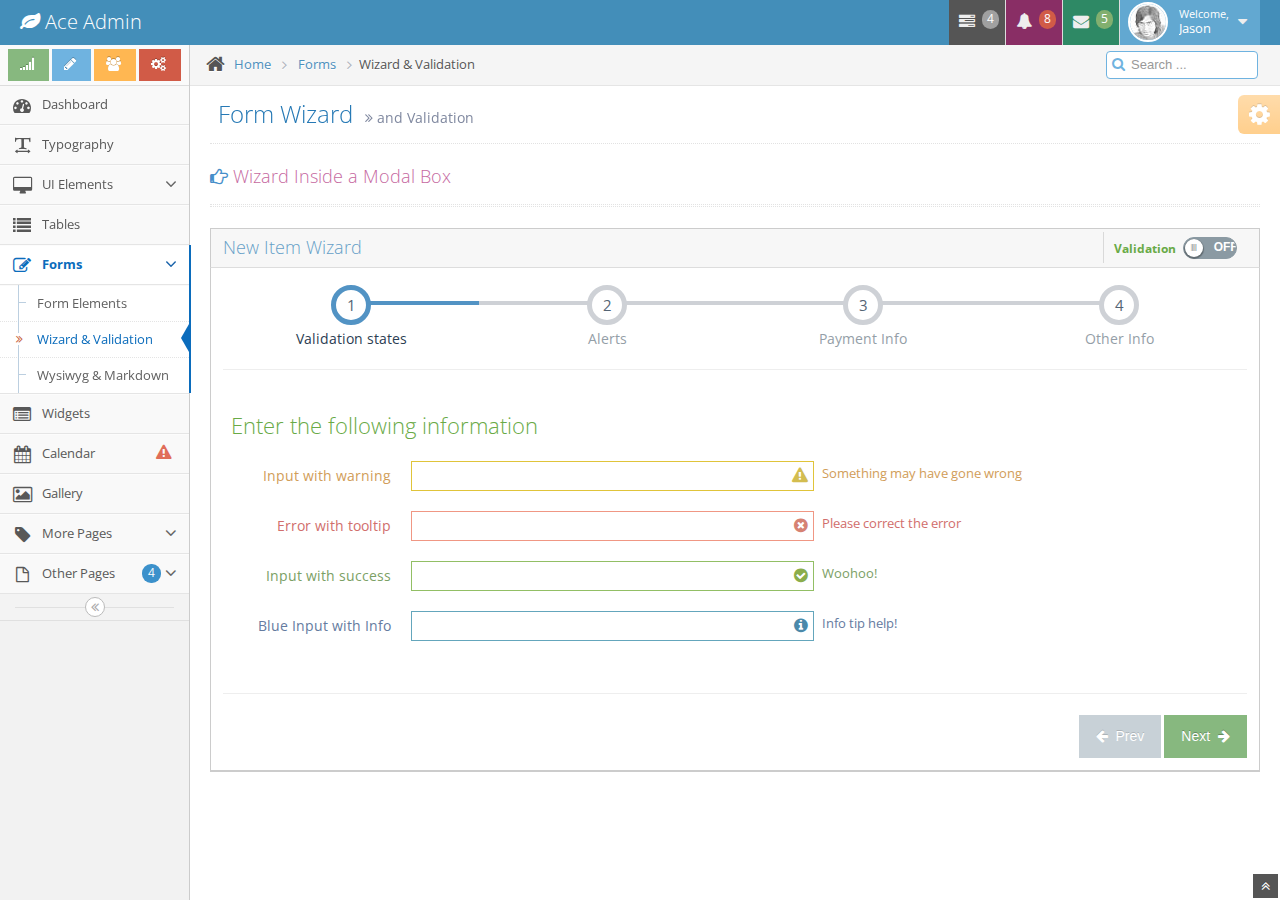
<file: web/demo/form-wizard.html>
<!DOCTYPE html>
<html lang="en">
	<head>
		<meta charset="utf-8" />
		<title>Form Wizard - Ace Admin</title>

		<meta name="description" content="and Validation" />
		<meta name="viewport" content="width=device-width, initial-scale=1.0" />

		<!--basic styles-->

		<link href="assets/css/bootstrap.min.css" rel="stylesheet" />
		<link href="assets/css/bootstrap-responsive.min.css" rel="stylesheet" />
		<link rel="stylesheet" href="assets/css/font-awesome.min.css" />

		<!--[if IE 7]>
		  <link rel="stylesheet" href="assets/css/font-awesome-ie7.min.css" />
		<![endif]-->

		<!--page specific plugin styles-->

		<link rel="stylesheet" href="assets/css/select2.css" />

		<!--fonts-->

		<link rel="stylesheet" href="http://fonts.googleapis.com/css?family=Open+Sans:400,300" />

		<!--ace styles-->

		<link rel="stylesheet" href="assets/css/ace.min.css" />
		<link rel="stylesheet" href="assets/css/ace-responsive.min.css" />
		<link rel="stylesheet" href="assets/css/ace-skins.min.css" />

		<!--[if lte IE 8]>
		  <link rel="stylesheet" href="assets/css/ace-ie.min.css" />
		<![endif]-->

		<!--inline styles related to this page-->
	</head>

	<body>
		<div class="navbar">
			<div class="navbar-inner">
				<div class="container-fluid">
					<a href="#" class="brand">
						<small>
							<i class="icon-leaf"></i>
							Ace Admin
						</small>
					</a><!--/.brand-->

					<ul class="nav ace-nav pull-right">
						<li class="grey">
							<a data-toggle="dropdown" class="dropdown-toggle" href="#">
								<i class="icon-tasks"></i>
								<span class="badge badge-grey">4</span>
							</a>

							<ul class="pull-right dropdown-navbar dropdown-menu dropdown-caret dropdown-closer">
								<li class="nav-header">
									<i class="icon-ok"></i>
									4 Tasks to complete
								</li>

								<li>
									<a href="#">
										<div class="clearfix">
											<span class="pull-left">Software Update</span>
											<span class="pull-right">65%</span>
										</div>

										<div class="progress progress-mini ">
											<div style="width:65%" class="bar"></div>
										</div>
									</a>
								</li>

								<li>
									<a href="#">
										<div class="clearfix">
											<span class="pull-left">Hardware Upgrade</span>
											<span class="pull-right">35%</span>
										</div>

										<div class="progress progress-mini progress-danger">
											<div style="width:35%" class="bar"></div>
										</div>
									</a>
								</li>

								<li>
									<a href="#">
										<div class="clearfix">
											<span class="pull-left">Unit Testing</span>
											<span class="pull-right">15%</span>
										</div>

										<div class="progress progress-mini progress-warning">
											<div style="width:15%" class="bar"></div>
										</div>
									</a>
								</li>

								<li>
									<a href="#">
										<div class="clearfix">
											<span class="pull-left">Bug Fixes</span>
											<span class="pull-right">90%</span>
										</div>

										<div class="progress progress-mini progress-success progress-striped active">
											<div style="width:90%" class="bar"></div>
										</div>
									</a>
								</li>

								<li>
									<a href="#">
										See tasks with details
										<i class="icon-arrow-right"></i>
									</a>
								</li>
							</ul>
						</li>

						<li class="purple">
							<a data-toggle="dropdown" class="dropdown-toggle" href="#">
								<i class="icon-bell-alt icon-animated-bell"></i>
								<span class="badge badge-important">8</span>
							</a>

							<ul class="pull-right dropdown-navbar navbar-pink dropdown-menu dropdown-caret dropdown-closer">
								<li class="nav-header">
									<i class="icon-warning-sign"></i>
									8 Notifications
								</li>

								<li>
									<a href="#">
										<div class="clearfix">
											<span class="pull-left">
												<i class="btn btn-mini no-hover btn-pink icon-comment"></i>
												New Comments
											</span>
											<span class="pull-right badge badge-info">+12</span>
										</div>
									</a>
								</li>

								<li>
									<a href="#">
										<i class="btn btn-mini btn-primary icon-user"></i>
										Bob just signed up as an editor ...
									</a>
								</li>

								<li>
									<a href="#">
										<div class="clearfix">
											<span class="pull-left">
												<i class="btn btn-mini no-hover btn-success icon-shopping-cart"></i>
												New Orders
											</span>
											<span class="pull-right badge badge-success">+8</span>
										</div>
									</a>
								</li>

								<li>
									<a href="#">
										<div class="clearfix">
											<span class="pull-left">
												<i class="btn btn-mini no-hover btn-info icon-twitter"></i>
												Followers
											</span>
											<span class="pull-right badge badge-info">+11</span>
										</div>
									</a>
								</li>

								<li>
									<a href="#">
										See all notifications
										<i class="icon-arrow-right"></i>
									</a>
								</li>
							</ul>
						</li>

						<li class="green">
							<a data-toggle="dropdown" class="dropdown-toggle" href="#">
								<i class="icon-envelope icon-animated-vertical"></i>
								<span class="badge badge-success">5</span>
							</a>

							<ul class="pull-right dropdown-navbar dropdown-menu dropdown-caret dropdown-closer">
								<li class="nav-header">
									<i class="icon-envelope-alt"></i>
									5 Messages
								</li>

								<li>
									<a href="#">
										<img src="assets/avatars/avatar.png" class="msg-photo" alt="Alex's Avatar" />
										<span class="msg-body">
											<span class="msg-title">
												<span class="blue">Alex:</span>
												Ciao sociis natoque penatibus et auctor ...
											</span>

											<span class="msg-time">
												<i class="icon-time"></i>
												<span>a moment ago</span>
											</span>
										</span>
									</a>
								</li>

								<li>
									<a href="#">
										<img src="assets/avatars/avatar3.png" class="msg-photo" alt="Susan's Avatar" />
										<span class="msg-body">
											<span class="msg-title">
												<span class="blue">Susan:</span>
												Vestibulum id ligula porta felis euismod ...
											</span>

											<span class="msg-time">
												<i class="icon-time"></i>
												<span>20 minutes ago</span>
											</span>
										</span>
									</a>
								</li>

								<li>
									<a href="#">
										<img src="assets/avatars/avatar4.png" class="msg-photo" alt="Bob's Avatar" />
										<span class="msg-body">
											<span class="msg-title">
												<span class="blue">Bob:</span>
												Nullam quis risus eget urna mollis ornare ...
											</span>

											<span class="msg-time">
												<i class="icon-time"></i>
												<span>3:15 pm</span>
											</span>
										</span>
									</a>
								</li>

								<li>
									<a href="#">
										See all messages
										<i class="icon-arrow-right"></i>
									</a>
								</li>
							</ul>
						</li>

						<li class="light-blue">
							<a data-toggle="dropdown" href="#" class="dropdown-toggle">
								<img class="nav-user-photo" src="assets/avatars/user.jpg" alt="Jason's Photo" />
								<span class="user-info">
									<small>Welcome,</small>
									Jason
								</span>

								<i class="icon-caret-down"></i>
							</a>

							<ul class="user-menu pull-right dropdown-menu dropdown-yellow dropdown-caret dropdown-closer">
								<li>
									<a href="#">
										<i class="icon-cog"></i>
										Settings
									</a>
								</li>

								<li>
									<a href="#">
										<i class="icon-user"></i>
										Profile
									</a>
								</li>

								<li class="divider"></li>

								<li>
									<a href="#">
										<i class="icon-off"></i>
										Logout
									</a>
								</li>
							</ul>
						</li>
					</ul><!--/.ace-nav-->
				</div><!--/.container-fluid-->
			</div><!--/.navbar-inner-->
		</div>

		<div class="main-container container-fluid">
			<a class="menu-toggler" id="menu-toggler" href="#">
				<span class="menu-text"></span>
			</a>

			<div class="sidebar" id="sidebar">
				<div class="sidebar-shortcuts" id="sidebar-shortcuts">
					<div class="sidebar-shortcuts-large" id="sidebar-shortcuts-large">
						<button class="btn btn-small btn-success">
							<i class="icon-signal"></i>
						</button>

						<button class="btn btn-small btn-info">
							<i class="icon-pencil"></i>
						</button>

						<button class="btn btn-small btn-warning">
							<i class="icon-group"></i>
						</button>

						<button class="btn btn-small btn-danger">
							<i class="icon-cogs"></i>
						</button>
					</div>

					<div class="sidebar-shortcuts-mini" id="sidebar-shortcuts-mini">
						<span class="btn btn-success"></span>

						<span class="btn btn-info"></span>

						<span class="btn btn-warning"></span>

						<span class="btn btn-danger"></span>
					</div>
				</div><!--#sidebar-shortcuts-->

				<ul class="nav nav-list">
					<li>
						<a href="index.html">
							<i class="icon-dashboard"></i>
							<span class="menu-text"> Dashboard </span>
						</a>
					</li>

					<li>
						<a href="typography.html">
							<i class="icon-text-width"></i>
							<span class="menu-text"> Typography </span>
						</a>
					</li>

					<li>
						<a href="#" class="dropdown-toggle">
							<i class="icon-desktop"></i>
							<span class="menu-text"> UI Elements </span>

							<b class="arrow icon-angle-down"></b>
						</a>

						<ul class="submenu">
							<li>
								<a href="elements.html">
									<i class="icon-double-angle-right"></i>
									Elements
								</a>
							</li>

							<li>
								<a href="buttons.html">
									<i class="icon-double-angle-right"></i>
									Buttons &amp; Icons
								</a>
							</li>

							<li>
								<a href="treeview.html">
									<i class="icon-double-angle-right"></i>
									Treeview
								</a>
							</li>

							<li>
								<a href="#" class="dropdown-toggle">
									<i class="icon-double-angle-right"></i>

									Three Level Menu
									<b class="arrow icon-angle-down"></b>
								</a>

								<ul class="submenu">
									<li>
										<a href="#">
											<i class="icon-leaf"></i>
											Item #1
										</a>
									</li>

									<li>
										<a href="#" class="dropdown-toggle">
											<i class="icon-pencil"></i>

											4th level
											<b class="arrow icon-angle-down"></b>
										</a>

										<ul class="submenu">
											<li>
												<a href="#">
													<i class="icon-plus"></i>
													Add Product
												</a>
											</li>

											<li>
												<a href="#">
													<i class="icon-eye-open"></i>
													View Products
												</a>
											</li>
										</ul>
									</li>
								</ul>
							</li>
						</ul>
					</li>

					<li>
						<a href="tables.html">
							<i class="icon-list"></i>
							<span class="menu-text"> Tables </span>
						</a>
					</li>

					<li class="active open">
						<a href="#" class="dropdown-toggle">
							<i class="icon-edit"></i>
							<span class="menu-text"> Forms </span>

							<b class="arrow icon-angle-down"></b>
						</a>

						<ul class="submenu">
							<li>
								<a href="form-elements.html">
									<i class="icon-double-angle-right"></i>
									Form Elements
								</a>
							</li>

							<li class="active">
								<a href="form-wizard.html">
									<i class="icon-double-angle-right"></i>
									Wizard &amp; Validation
								</a>
							</li>

							<li>
								<a href="wysiwyg.html">
									<i class="icon-double-angle-right"></i>
									Wysiwyg &amp; Markdown
								</a>
							</li>
						</ul>
					</li>

					<li>
						<a href="widgets.html">
							<i class="icon-list-alt"></i>
							<span class="menu-text"> Widgets </span>
						</a>
					</li>

					<li>
						<a href="calendar.html">
							<i class="icon-calendar"></i>

							<span class="menu-text">
								Calendar
								<span class="badge badge-transparent tooltip-error" title="2&nbsp;Important&nbsp;Events">
									<i class="icon-warning-sign red bigger-130"></i>
								</span>
							</span>
						</a>
					</li>

					<li>
						<a href="gallery.html">
							<i class="icon-picture"></i>
							<span class="menu-text"> Gallery </span>
						</a>
					</li>

					<li>
						<a href="#" class="dropdown-toggle">
							<i class="icon-tag"></i>
							<span class="menu-text"> More Pages </span>

							<b class="arrow icon-angle-down"></b>
						</a>

						<ul class="submenu">
							<li>
								<a href="profile.html">
									<i class="icon-double-angle-right"></i>
									User Profile
								</a>
							</li>

							<li>
								<a href="pricing.html">
									<i class="icon-double-angle-right"></i>
									Pricing Tables
								</a>
							</li>

							<li>
								<a href="invoice.html">
									<i class="icon-double-angle-right"></i>
									Invoice
								</a>
							</li>

							<li>
								<a href="login.html">
									<i class="icon-double-angle-right"></i>
									Login &amp; Register
								</a>
							</li>
						</ul>
					</li>

					<li>
						<a href="#" class="dropdown-toggle">
							<i class="icon-file-alt"></i>

							<span class="menu-text">
								Other Pages
								<span class="badge badge-primary ">4</span>
							</span>

							<b class="arrow icon-angle-down"></b>
						</a>

						<ul class="submenu">
							<li>
								<a href="error-404.html">
									<i class="icon-double-angle-right"></i>
									Error 404
								</a>
							</li>

							<li>
								<a href="error-500.html">
									<i class="icon-double-angle-right"></i>
									Error 500
								</a>
							</li>

							<li>
								<a href="grid.html">
									<i class="icon-double-angle-right"></i>
									Grid
								</a>
							</li>

							<li>
								<a href="blank.html">
									<i class="icon-double-angle-right"></i>
									Blank Page
								</a>
							</li>
						</ul>
					</li>
				</ul><!--/.nav-list-->

				<div class="sidebar-collapse" id="sidebar-collapse">
					<i class="icon-double-angle-left"></i>
				</div>
			</div>

			<div class="main-content">
				<div class="breadcrumbs" id="breadcrumbs">
					<ul class="breadcrumb">
						<li>
							<i class="icon-home home-icon"></i>
							<a href="#">Home</a>

							<span class="divider">
								<i class="icon-angle-right arrow-icon"></i>
							</span>
						</li>

						<li>
							<a href="#">Forms</a>

							<span class="divider">
								<i class="icon-angle-right arrow-icon"></i>
							</span>
						</li>
						<li class="active">Wizard &amp; Validation</li>
					</ul><!--.breadcrumb-->

					<div class="nav-search" id="nav-search">
						<form class="form-search">
							<span class="input-icon">
								<input type="text" placeholder="Search ..." class="input-small nav-search-input" id="nav-search-input" autocomplete="off" />
								<i class="icon-search nav-search-icon"></i>
							</span>
						</form>
					</div><!--#nav-search-->
				</div>

				<div class="page-content">
					<div class="page-header position-relative">
						<h1>
							Form Wizard
							<small>
								<i class="icon-double-angle-right"></i>
								and Validation
							</small>
						</h1>
					</div><!--/.page-header-->

					<div class="row-fluid">
						<div class="span12">
							<!--PAGE CONTENT BEGINS-->

							<h4 class="lighter">
								<i class="icon-hand-right icon-animated-hand-pointer blue"></i>
								<a href="#modal-wizard" data-toggle="modal" class="pink"> Wizard Inside a Modal Box </a>
							</h4>

							<div class="hr hr-18 hr-double dotted"></div>

							<div class="row-fluid">
								<div class="span12">
									<div class="widget-box">
										<div class="widget-header widget-header-blue widget-header-flat">
											<h4 class="lighter">New Item Wizard</h4>

											<div class="widget-toolbar">
												<label>
													<small class="green">
														<b>Validation</b>
													</small>

													<input id="skip-validation" type="checkbox" class="ace-switch ace-switch-4" />
													<span class="lbl"></span>
												</label>
											</div>
										</div>

										<div class="widget-body">
											<div class="widget-main">
												<div class="row-fluid">
													<div id="fuelux-wizard" class="row-fluid hide" data-target="#step-container">
														<ul class="wizard-steps">
															<li data-target="#step1" class="active">
																<span class="step">1</span>
																<span class="title">Validation states</span>
															</li>

															<li data-target="#step2">
																<span class="step">2</span>
																<span class="title">Alerts</span>
															</li>

															<li data-target="#step3">
																<span class="step">3</span>
																<span class="title">Payment Info</span>
															</li>

															<li data-target="#step4">
																<span class="step">4</span>
																<span class="title">Other Info</span>
															</li>
														</ul>
													</div>

													<hr />
													<div class="step-content row-fluid position-relative" id="step-container">
														<div class="step-pane active" id="step1">
															<h3 class="lighter block green">Enter the following information</h3>

															<form class="form-horizontal" id="sample-form">
																<div class="control-group warning">
																	<label class="control-label" for="inputWarning">Input with warning</label>

																	<div class="controls">
																		<span class="span6 input-icon input-icon-right">
																			<input class="span12" type="text" id="inputWarning" />
																			<i class="icon-warning-sign"></i>
																		</span>
																		<span class="help-inline">Something may have gone wrong</span>
																	</div>
																</div>

																<div class="control-group error">
																	<label class="control-label" for="inputError">Error with tooltip</label>

																	<div class="controls">
																		<span class="span6 input-icon input-icon-right">
																			<input class="tooltip-error span12" type="text" id="inputError" data-rel="tooltip" title="Error info!" data-trigger="focus" />
																			<i class="icon-remove-sign"></i>
																		</span>
																		<span class="help-inline">Please correct the error</span>
																	</div>
																</div>

																<div class="control-group success">
																	<label class="control-label" for="inputSuccess">Input with success</label>

																	<div class="controls">
																		<span class="span6 input-icon input-icon-right">
																			<input class="span12" type="text" id="inputSuccess" />
																			<i class="icon-ok-sign"></i>
																		</span>
																		<span class="help-inline">Woohoo!</span>
																	</div>
																</div>

																<div class="control-group info">
																	<label class="control-label" for="inputInfo">Blue Input with Info</label>

																	<div class="controls">
																		<span class="span6 input-icon input-icon-right">
																			<input class="span12" type="text" id="inputInfo" />
																			<i class="icon-info-sign"></i>
																		</span>
																		<span class="help-inline">Info tip help!</span>
																	</div>
																</div>
															</form>

															<form class="form-horizontal" id="validation-form" method="get">
																<div class="control-group">
																	<label class="control-label" for="email">Email Address:</label>

																	<div class="controls">
																		<div class="span12">
																			<input type="email" name="email" id="email" class="span6" />
																		</div>
																	</div>
																</div>

																<div class="control-group">
																	<label class="control-label" for="password">Password:</label>

																	<div class="controls">
																		<div class="span12">
																			<input type="password" name="password" id="password" class="span4" />
																		</div>
																	</div>
																</div>

																<div class="control-group">
																	<label class="control-label" for="password2">Confirm Password:</label>

																	<div class="controls">
																		<div class="span12">
																			<input type="password" name="password2" id="password2" class="span4" />
																		</div>
																	</div>
																</div>

																<div class="hr hr-dotted"></div>

																<div class="control-group">
																	<label class="control-label" for="name">Company Name:</label>

																	<div class="controls">
																		<span class="span12">
																			<input class="span6" type="text" id="name" name="name" />
																		</span>
																	</div>
																</div>

																<div class="control-group">
																	<label class="control-label" for="phone">Phone Number:</label>

																	<div class="controls">
																		<div class="span3 input-prepend">
																			<span class="add-on">
																				<i class="icon-phone"></i>
																			</span>

																			<input class="span12" type="tel" id="phone" name="phone" />
																		</div>
																	</div>
																</div>

																<div class="control-group">
																	<label class="control-label" for="url">Company URL:</label>

																	<div class="controls">
																		<div class="span12">
																			<input type="url" id="url" name="url" class="span8" />
																		</div>
																	</div>
																</div>

																<div class="hr hr-dotted"></div>

																<div class="control-group">
																	<label class="control-label">Subscribe to</label>

																	<div class="controls">
																		<span class="span12">
																			<label>
																				<input name="subscription" value="1" type="checkbox" />
																				<span class="lbl"> Latest news and announcements</span>
																			</label>

																			<label>
																				<input name="subscription" value="2" type="checkbox" />
																				<span class="lbl"> Product offers and discounts</span>
																			</label>
																		</span>
																	</div>
																</div>

																<div class="control-group">
																	<label class="control-label">Gender</label>

																	<div class="controls">
																		<span class="span12">
																			<label class="blue">
																				<input name="gender" value="1" type="radio" />
																				<span class="lbl"> Male</span>
																			</label>

																			<label class="blue">
																				<input name="gender" value="2" type="radio" />
																				<span class="lbl"> Female</span>
																			</label>
																		</span>
																	</div>
																</div>

																<div class="hr hr-dotted"></div>

																<div class="control-group">
																	<label class="control-label" for="state">State</label>

																	<div class="controls">
																		<span class="span12">
																			<select id="state" name="state" class="select2" data-placeholder="Click to Choose...">
																				<option value=""></option>
																				<option value="AL">Alabama</option>
																				<option value="AK">Alaska</option>
																				<option value="AZ">Arizona</option>
																				<option value="AR">Arkansas</option>
																				<option value="CA">California</option>
																				<option value="CO">Colorado</option>
																				<option value="CT">Connecticut</option>
																				<option value="DE">Delaware</option>
																				<option value="FL">Florida</option>
																				<option value="GA">Georgia</option>
																				<option value="HI">Hawaii</option>
																				<option value="ID">Idaho</option>
																				<option value="IL">Illinois</option>
																				<option value="IN">Indiana</option>
																				<option value="IA">Iowa</option>
																				<option value="KS">Kansas</option>
																				<option value="KY">Kentucky</option>
																				<option value="LA">Louisiana</option>
																				<option value="ME">Maine</option>
																				<option value="MD">Maryland</option>
																				<option value="MA">Massachusetts</option>
																				<option value="MI">Michigan</option>
																				<option value="MN">Minnesota</option>
																				<option value="MS">Mississippi</option>
																				<option value="MO">Missouri</option>
																				<option value="MT">Montana</option>
																				<option value="NE">Nebraska</option>
																				<option value="NV">Nevada</option>
																				<option value="NH">New Hampshire</option>
																				<option value="NJ">New Jersey</option>
																				<option value="NM">New Mexico</option>
																				<option value="NY">New York</option>
																				<option value="NC">North Carolina</option>
																				<option value="ND">North Dakota</option>
																				<option value="OH">Ohio</option>
																				<option value="OK">Oklahoma</option>
																				<option value="OR">Oregon</option>
																				<option value="PA">Pennsylvania</option>
																				<option value="RI">Rhode Island</option>
																				<option value="SC">South Carolina</option>
																				<option value="SD">South Dakota</option>
																				<option value="TN">Tennessee</option>
																				<option value="TX">Texas</option>
																				<option value="UT">Utah</option>
																				<option value="VT">Vermont</option>
																				<option value="VA">Virginia</option>
																				<option value="WA">Washington</option>
																				<option value="WV">West Virginia</option>
																				<option value="WI">Wisconsin</option>
																				<option value="WY">Wyoming</option>
																			</select>
																		</span>
																	</div>
																</div>

																<div class="control-group">
																	<label class="control-label" for="platform">Platform</label>

																	<div class="controls">
																		<span class="span12">
																			<select class="span3" id="platform" name="platform">
																				<option value="">------------------</option>
																				<option value="linux">Linux</option>
																				<option value="windows">Windows</option>
																				<option value="mac">Mac OS</option>
																				<option value="ios">iOS</option>
																				<option value="android">Android</option>
																			</select>
																		</span>
																	</div>
																</div>

																<div class="control-group">
																	<label class="control-label" for="comment">Comment</label>

																	<div class="controls">
																		<span class="span12">
																			<textarea class="span8" name="comment" id="comment"></textarea>
																		</span>
																	</div>
																</div>

																<div class="control-group">
																	<div class="controls">
																		<span class="span6">
																			<label>
																				<input name="agree" id="agree" type="checkbox" />
																				<span class="lbl"> I accept the policy</span>
																			</label>
																		</span>
																	</div>
																</div>
															</form>
														</div>

														<div class="step-pane" id="step2">
															<div class="row-fluid">
																<div class="alert alert-success">
																	<button type="button" class="close" data-dismiss="alert">
																		<i class="icon-remove"></i>
																	</button>

																	<strong>
																		<i class="icon-ok"></i>
																		Well done!
																	</strong>

																	You successfully read this important alert message.
																	<br />
																</div>

																<div class="alert alert-error">
																	<button type="button" class="close" data-dismiss="alert">
																		<i class="icon-remove"></i>
																	</button>

																	<strong>
																		<i class="icon-remove"></i>
																		Oh snap!
																	</strong>

																	Change a few things up and try submitting again.
																	<br />
																</div>

																<div class="alert alert-warning">
																	<button type="button" class="close" data-dismiss="alert">
																		<i class="icon-remove"></i>
																	</button>
																	<strong>Warning!</strong>

																	Best check yo self, you're not looking too good.
																	<br />
																</div>

																<div class="alert alert-info">
																	<button type="button" class="close" data-dismiss="alert">
																		<i class="icon-remove"></i>
																	</button>
																	<strong>Heads up!</strong>

																	This alert needs your attention, but it's not super important.
																	<br />
																</div>
															</div>
														</div>

														<div class="step-pane" id="step3">
															<div class="center">
																<h3 class="blue lighter">This is step 3</h3>
															</div>
														</div>

														<div class="step-pane" id="step4">
															<div class="center">
																<h3 class="green">Congrats!</h3>
																Your product is ready to ship! Click finish to continue!
															</div>
														</div>
													</div>

													<hr />
													<div class="row-fluid wizard-actions">
														<button class="btn btn-prev">
															<i class="icon-arrow-left"></i>
															Prev
														</button>

														<button class="btn btn-success btn-next" data-last="Finish ">
															Next
															<i class="icon-arrow-right icon-on-right"></i>
														</button>
													</div>
												</div>
											</div><!--/widget-main-->
										</div><!--/widget-body-->
									</div>
								</div>
							</div>

							<div id="modal-wizard" class="modal hide">
								<div class="modal-header" data-target="#modal-step-contents">
									<ul class="wizard-steps clearfix">
										<li data-target="#modal-step1" class="active">
											<span class="step">1</span>
											<span class="title">Validation states</span>
										</li>

										<li data-target="#modal-step2">
											<span class="step">2</span>
											<span class="title">Alerts</span>
										</li>

										<li data-target="#modal-step3">
											<span class="step">3</span>
											<span class="title">Payment Info</span>
										</li>

										<li data-target="#modal-step4">
											<span class="step">4</span>
											<span class="title">Other Info</span>
										</li>
									</ul>
								</div>

								<div class="modal-body step-content" id="modal-step-contents">
									<div class="step-pane active" id="modal-step1">
										<div class="center">
											<h4 class="blue">Step 1</h4>
										</div>
									</div>

									<div class="step-pane" id="modal-step2">
										<div class="center">
											<h4 class="blue">Step 2</h4>
										</div>
									</div>

									<div class="step-pane" id="modal-step3">
										<div class="center">
											<h4 class="blue">Step 3</h4>
										</div>
									</div>

									<div class="step-pane" id="modal-step4">
										<div class="center">
											<h4 class="blue">Step 4</h4>
										</div>
									</div>
								</div>

								<div class="modal-footer wizard-actions">
									<button class="btn btn-small btn-prev">
										<i class="icon-arrow-left"></i>
										Prev
									</button>

									<button class="btn btn-success btn-small btn-next" data-last="Finish ">
										Next
										<i class="icon-arrow-right icon-on-right"></i>
									</button>

									<button class="btn btn-danger btn-small pull-left" data-dismiss="modal">
										<i class="icon-remove"></i>
										Cancel
									</button>
								</div>
							</div><!--PAGE CONTENT ENDS-->
						</div><!--/.span-->
					</div><!--/.row-fluid-->
				</div><!--/.page-content-->

				<div class="ace-settings-container" id="ace-settings-container">
					<div class="btn btn-app btn-mini btn-warning ace-settings-btn" id="ace-settings-btn">
						<i class="icon-cog bigger-150"></i>
					</div>

					<div class="ace-settings-box" id="ace-settings-box">
						<div>
							<div class="pull-left">
								<select id="skin-colorpicker" class="hide">
									<option data-class="default" value="#438EB9">#438EB9</option>
									<option data-class="skin-1" value="#222A2D">#222A2D</option>
									<option data-class="skin-2" value="#C6487E">#C6487E</option>
									<option data-class="skin-3" value="#D0D0D0">#D0D0D0</option>
								</select>
							</div>
							<span>&nbsp; Choose Skin</span>
						</div>

						<div>
							<input type="checkbox" class="ace-checkbox-2" id="ace-settings-header" />
							<label class="lbl" for="ace-settings-header"> Fixed Header</label>
						</div>

						<div>
							<input type="checkbox" class="ace-checkbox-2" id="ace-settings-sidebar" />
							<label class="lbl" for="ace-settings-sidebar"> Fixed Sidebar</label>
						</div>

						<div>
							<input type="checkbox" class="ace-checkbox-2" id="ace-settings-breadcrumbs" />
							<label class="lbl" for="ace-settings-breadcrumbs"> Fixed Breadcrumbs</label>
						</div>

						<div>
							<input type="checkbox" class="ace-checkbox-2" id="ace-settings-rtl" />
							<label class="lbl" for="ace-settings-rtl"> Right To Left (rtl)</label>
						</div>
					</div>
				</div><!--/#ace-settings-container-->
			</div><!--/.main-content-->
		</div><!--/.main-container-->

		<a href="#" id="btn-scroll-up" class="btn-scroll-up btn btn-small btn-inverse">
			<i class="icon-double-angle-up icon-only bigger-110"></i>
		</a>

		<!--basic scripts-->

		<!--[if !IE]>-->

		<script src="http://ajax.googleapis.com/ajax/libs/jquery/2.0.3/jquery.min.js"></script>

		<!--<![endif]-->

		<!--[if IE]>
<script src="http://ajax.googleapis.com/ajax/libs/jquery/1.10.2/jquery.min.js"></script>
<![endif]-->

		<!--[if !IE]>-->

		<script type="text/javascript">
			window.jQuery || document.write("<script src='assets/js/jquery-2.0.3.min.js'>"+"<"+"/script>");
		</script>

		<!--<![endif]-->

		<!--[if IE]>
<script type="text/javascript">
 window.jQuery || document.write("<script src='assets/js/jquery-1.10.2.min.js'>"+"<"+"/script>");
</script>
<![endif]-->

		<script type="text/javascript">
			if("ontouchend" in document) document.write("<script src='assets/js/jquery.mobile.custom.min.js'>"+"<"+"/script>");
		</script>
		<script src="assets/js/bootstrap.min.js"></script>

		<!--page specific plugin scripts-->

		<script src="assets/js/fuelux/fuelux.wizard.min.js"></script>
		<script src="assets/js/jquery.validate.min.js"></script>
		<script src="assets/js/additional-methods.min.js"></script>
		<script src="assets/js/bootbox.min.js"></script>
		<script src="assets/js/jquery.maskedinput.min.js"></script>
		<script src="assets/js/select2.min.js"></script>

		<!--ace scripts-->

		<script src="assets/js/ace-elements.min.js"></script>
		<script src="assets/js/ace.min.js"></script>

		<!--inline scripts related to this page-->

		<script type="text/javascript">
			$(function() {
			
				$('[data-rel=tooltip]').tooltip();
			
				$(".select2").css('width','150px').select2({allowClear:true})
				.on('change', function(){
					$(this).closest('form').validate().element($(this));
				}); 
			
			
				var $validation = false;
				$('#fuelux-wizard').ace_wizard().on('change' , function(e, info){
					if(info.step == 1 && $validation) {
						if(!$('#validation-form').valid()) return false;
					}
				}).on('finished', function(e) {
					bootbox.dialog("Thank you! Your information was successfully saved!", [{
						"label" : "OK",
						"class" : "btn-small btn-primary",
						}]
					);
				}).on('stepclick', function(e){
					//return false;//prevent clicking on steps
				});
			
			
				$('#validation-form').hide();
				$('#skip-validation').removeAttr('checked').on('click', function(){
					$validation = this.checked;
					if(this.checked) {
						$('#sample-form').hide();
						$('#validation-form').show();
					}
					else {
						$('#validation-form').hide();
						$('#sample-form').show();
					}
				});
			
			
			
				//documentation : http://docs.jquery.com/Plugins/Validation/validate
			
			
				$.mask.definitions['~']='[+-]';
				$('#phone').mask('(999) 999-9999');
			
				jQuery.validator.addMethod("phone", function (value, element) {
					return this.optional(element) || /^\(\d{3}\) \d{3}\-\d{4}( x\d{1,6})?$/.test(value);
				}, "Enter a valid phone number.");
			
				$('#validation-form').validate({
					errorElement: 'span',
					errorClass: 'help-inline',
					focusInvalid: false,
					rules: {
						email: {
							required: true,
							email:true
						},
						password: {
							required: true,
							minlength: 5
						},
						password2: {
							required: true,
							minlength: 5,
							equalTo: "#password"
						},
						name: {
							required: true
						},
						phone: {
							required: true,
							phone: 'required'
						},
						url: {
							required: true,
							url: true
						},
						comment: {
							required: true
						},
						state: {
							required: true
						},
						platform: {
							required: true
						},
						subscription: {
							required: true
						},
						gender: 'required',
						agree: 'required'
					},
			
					messages: {
						email: {
							required: "Please provide a valid email.",
							email: "Please provide a valid email."
						},
						password: {
							required: "Please specify a password.",
							minlength: "Please specify a secure password."
						},
						subscription: "Please choose at least one option",
						gender: "Please choose gender",
						agree: "Please accept our policy"
					},
			
					invalidHandler: function (event, validator) { //display error alert on form submit   
						$('.alert-error', $('.login-form')).show();
					},
			
					highlight: function (e) {
						$(e).closest('.control-group').removeClass('info').addClass('error');
					},
			
					success: function (e) {
						$(e).closest('.control-group').removeClass('error').addClass('info');
						$(e).remove();
					},
			
					errorPlacement: function (error, element) {
						if(element.is(':checkbox') || element.is(':radio')) {
							var controls = element.closest('.controls');
							if(controls.find(':checkbox,:radio').length > 1) controls.append(error);
							else error.insertAfter(element.nextAll('.lbl:eq(0)').eq(0));
						}
						else if(element.is('.select2')) {
							error.insertAfter(element.siblings('[class*="select2-container"]:eq(0)'));
						}
						else if(element.is('.chzn-select')) {
							error.insertAfter(element.siblings('[class*="chzn-container"]:eq(0)'));
						}
						else error.insertAfter(element);
					},
			
					submitHandler: function (form) {
					},
					invalidHandler: function (form) {
					}
				});
			
				
				
				
				$('#modal-wizard .modal-header').ace_wizard();
				$('#modal-wizard .wizard-actions .btn[data-dismiss=modal]').removeAttr('disabled');
			})
		</script>
	</body>
</html>
</file>
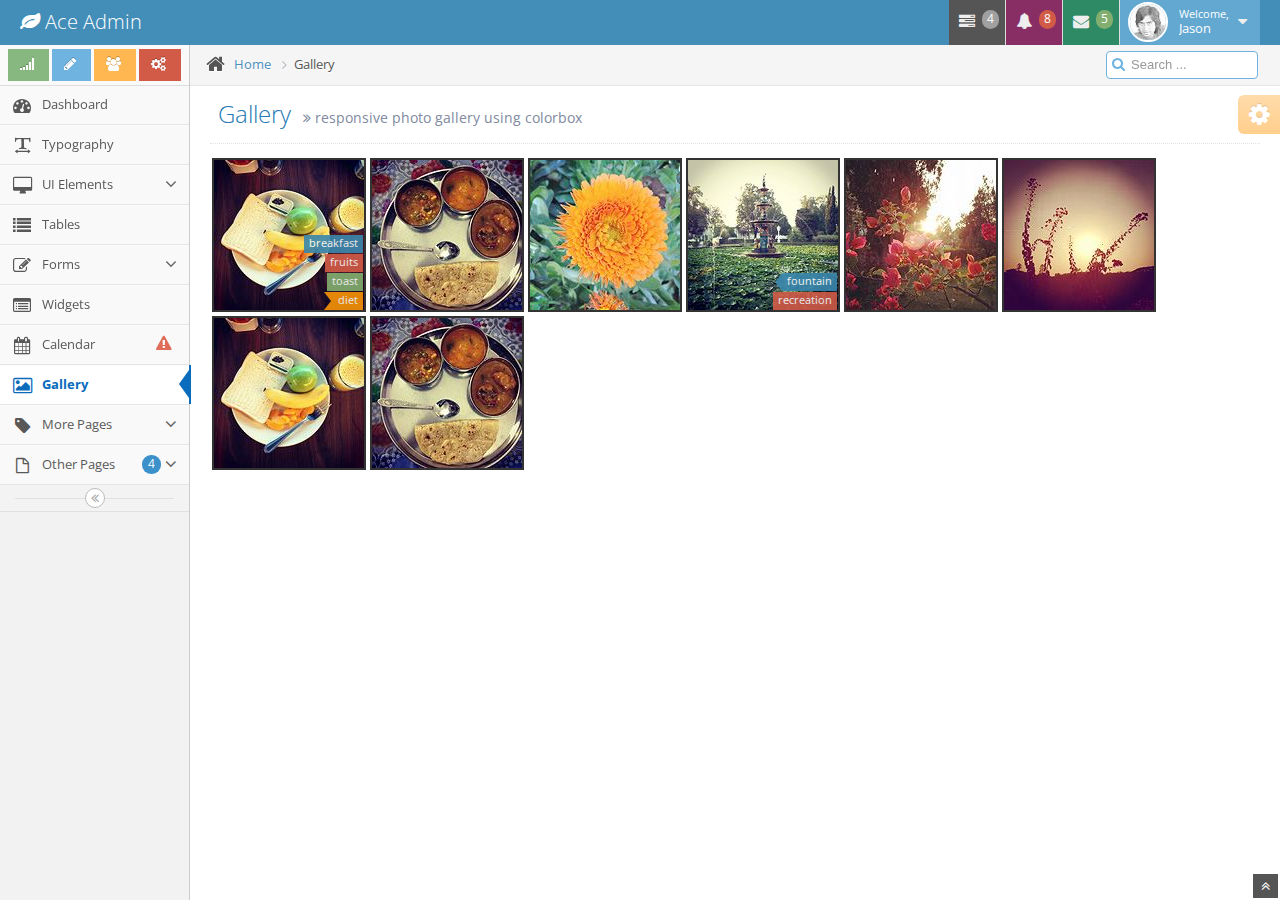
<file: web/demo/gallery.html>
<!DOCTYPE html>
<html lang="en">
	<head>
		<meta charset="utf-8" />
		<title>Gallery - Ace Admin</title>

		<meta name="description" content="responsive photo gallery using colorbox" />
		<meta name="viewport" content="width=device-width, initial-scale=1.0" />

		<!--basic styles-->

		<link href="assets/css/bootstrap.min.css" rel="stylesheet" />
		<link href="assets/css/bootstrap-responsive.min.css" rel="stylesheet" />
		<link rel="stylesheet" href="assets/css/font-awesome.min.css" />

		<!--[if IE 7]>
		  <link rel="stylesheet" href="assets/css/font-awesome-ie7.min.css" />
		<![endif]-->

		<!--page specific plugin styles-->

		<link rel="stylesheet" href="assets/css/colorbox.css" />

		<!--fonts-->

		<link rel="stylesheet" href="http://fonts.googleapis.com/css?family=Open+Sans:400,300" />

		<!--ace styles-->

		<link rel="stylesheet" href="assets/css/ace.min.css" />
		<link rel="stylesheet" href="assets/css/ace-responsive.min.css" />
		<link rel="stylesheet" href="assets/css/ace-skins.min.css" />

		<!--[if lte IE 8]>
		  <link rel="stylesheet" href="assets/css/ace-ie.min.css" />
		<![endif]-->

		<!--inline styles related to this page-->
	</head>

	<body>
		<div class="navbar">
			<div class="navbar-inner">
				<div class="container-fluid">
					<a href="#" class="brand">
						<small>
							<i class="icon-leaf"></i>
							Ace Admin
						</small>
					</a><!--/.brand-->

					<ul class="nav ace-nav pull-right">
						<li class="grey">
							<a data-toggle="dropdown" class="dropdown-toggle" href="#">
								<i class="icon-tasks"></i>
								<span class="badge badge-grey">4</span>
							</a>

							<ul class="pull-right dropdown-navbar dropdown-menu dropdown-caret dropdown-closer">
								<li class="nav-header">
									<i class="icon-ok"></i>
									4 Tasks to complete
								</li>

								<li>
									<a href="#">
										<div class="clearfix">
											<span class="pull-left">Software Update</span>
											<span class="pull-right">65%</span>
										</div>

										<div class="progress progress-mini ">
											<div style="width:65%" class="bar"></div>
										</div>
									</a>
								</li>

								<li>
									<a href="#">
										<div class="clearfix">
											<span class="pull-left">Hardware Upgrade</span>
											<span class="pull-right">35%</span>
										</div>

										<div class="progress progress-mini progress-danger">
											<div style="width:35%" class="bar"></div>
										</div>
									</a>
								</li>

								<li>
									<a href="#">
										<div class="clearfix">
											<span class="pull-left">Unit Testing</span>
											<span class="pull-right">15%</span>
										</div>

										<div class="progress progress-mini progress-warning">
											<div style="width:15%" class="bar"></div>
										</div>
									</a>
								</li>

								<li>
									<a href="#">
										<div class="clearfix">
											<span class="pull-left">Bug Fixes</span>
											<span class="pull-right">90%</span>
										</div>

										<div class="progress progress-mini progress-success progress-striped active">
											<div style="width:90%" class="bar"></div>
										</div>
									</a>
								</li>

								<li>
									<a href="#">
										See tasks with details
										<i class="icon-arrow-right"></i>
									</a>
								</li>
							</ul>
						</li>

						<li class="purple">
							<a data-toggle="dropdown" class="dropdown-toggle" href="#">
								<i class="icon-bell-alt icon-animated-bell"></i>
								<span class="badge badge-important">8</span>
							</a>

							<ul class="pull-right dropdown-navbar navbar-pink dropdown-menu dropdown-caret dropdown-closer">
								<li class="nav-header">
									<i class="icon-warning-sign"></i>
									8 Notifications
								</li>

								<li>
									<a href="#">
										<div class="clearfix">
											<span class="pull-left">
												<i class="btn btn-mini no-hover btn-pink icon-comment"></i>
												New Comments
											</span>
											<span class="pull-right badge badge-info">+12</span>
										</div>
									</a>
								</li>

								<li>
									<a href="#">
										<i class="btn btn-mini btn-primary icon-user"></i>
										Bob just signed up as an editor ...
									</a>
								</li>

								<li>
									<a href="#">
										<div class="clearfix">
											<span class="pull-left">
												<i class="btn btn-mini no-hover btn-success icon-shopping-cart"></i>
												New Orders
											</span>
											<span class="pull-right badge badge-success">+8</span>
										</div>
									</a>
								</li>

								<li>
									<a href="#">
										<div class="clearfix">
											<span class="pull-left">
												<i class="btn btn-mini no-hover btn-info icon-twitter"></i>
												Followers
											</span>
											<span class="pull-right badge badge-info">+11</span>
										</div>
									</a>
								</li>

								<li>
									<a href="#">
										See all notifications
										<i class="icon-arrow-right"></i>
									</a>
								</li>
							</ul>
						</li>

						<li class="green">
							<a data-toggle="dropdown" class="dropdown-toggle" href="#">
								<i class="icon-envelope icon-animated-vertical"></i>
								<span class="badge badge-success">5</span>
							</a>

							<ul class="pull-right dropdown-navbar dropdown-menu dropdown-caret dropdown-closer">
								<li class="nav-header">
									<i class="icon-envelope-alt"></i>
									5 Messages
								</li>

								<li>
									<a href="#">
										<img src="assets/avatars/avatar.png" class="msg-photo" alt="Alex's Avatar" />
										<span class="msg-body">
											<span class="msg-title">
												<span class="blue">Alex:</span>
												Ciao sociis natoque penatibus et auctor ...
											</span>

											<span class="msg-time">
												<i class="icon-time"></i>
												<span>a moment ago</span>
											</span>
										</span>
									</a>
								</li>

								<li>
									<a href="#">
										<img src="assets/avatars/avatar3.png" class="msg-photo" alt="Susan's Avatar" />
										<span class="msg-body">
											<span class="msg-title">
												<span class="blue">Susan:</span>
												Vestibulum id ligula porta felis euismod ...
											</span>

											<span class="msg-time">
												<i class="icon-time"></i>
												<span>20 minutes ago</span>
											</span>
										</span>
									</a>
								</li>

								<li>
									<a href="#">
										<img src="assets/avatars/avatar4.png" class="msg-photo" alt="Bob's Avatar" />
										<span class="msg-body">
											<span class="msg-title">
												<span class="blue">Bob:</span>
												Nullam quis risus eget urna mollis ornare ...
											</span>

											<span class="msg-time">
												<i class="icon-time"></i>
												<span>3:15 pm</span>
											</span>
										</span>
									</a>
								</li>

								<li>
									<a href="#">
										See all messages
										<i class="icon-arrow-right"></i>
									</a>
								</li>
							</ul>
						</li>

						<li class="light-blue">
							<a data-toggle="dropdown" href="#" class="dropdown-toggle">
								<img class="nav-user-photo" src="assets/avatars/user.jpg" alt="Jason's Photo" />
								<span class="user-info">
									<small>Welcome,</small>
									Jason
								</span>

								<i class="icon-caret-down"></i>
							</a>

							<ul class="user-menu pull-right dropdown-menu dropdown-yellow dropdown-caret dropdown-closer">
								<li>
									<a href="#">
										<i class="icon-cog"></i>
										Settings
									</a>
								</li>

								<li>
									<a href="#">
										<i class="icon-user"></i>
										Profile
									</a>
								</li>

								<li class="divider"></li>

								<li>
									<a href="#">
										<i class="icon-off"></i>
										Logout
									</a>
								</li>
							</ul>
						</li>
					</ul><!--/.ace-nav-->
				</div><!--/.container-fluid-->
			</div><!--/.navbar-inner-->
		</div>

		<div class="main-container container-fluid">
			<a class="menu-toggler" id="menu-toggler" href="#">
				<span class="menu-text"></span>
			</a>

			<div class="sidebar" id="sidebar">
				<div class="sidebar-shortcuts" id="sidebar-shortcuts">
					<div class="sidebar-shortcuts-large" id="sidebar-shortcuts-large">
						<button class="btn btn-small btn-success">
							<i class="icon-signal"></i>
						</button>

						<button class="btn btn-small btn-info">
							<i class="icon-pencil"></i>
						</button>

						<button class="btn btn-small btn-warning">
							<i class="icon-group"></i>
						</button>

						<button class="btn btn-small btn-danger">
							<i class="icon-cogs"></i>
						</button>
					</div>

					<div class="sidebar-shortcuts-mini" id="sidebar-shortcuts-mini">
						<span class="btn btn-success"></span>

						<span class="btn btn-info"></span>

						<span class="btn btn-warning"></span>

						<span class="btn btn-danger"></span>
					</div>
				</div><!--#sidebar-shortcuts-->

				<ul class="nav nav-list">
					<li>
						<a href="index.html">
							<i class="icon-dashboard"></i>
							<span class="menu-text"> Dashboard </span>
						</a>
					</li>

					<li>
						<a href="typography.html">
							<i class="icon-text-width"></i>
							<span class="menu-text"> Typography </span>
						</a>
					</li>

					<li>
						<a href="#" class="dropdown-toggle">
							<i class="icon-desktop"></i>
							<span class="menu-text"> UI Elements </span>

							<b class="arrow icon-angle-down"></b>
						</a>

						<ul class="submenu">
							<li>
								<a href="elements.html">
									<i class="icon-double-angle-right"></i>
									Elements
								</a>
							</li>

							<li>
								<a href="buttons.html">
									<i class="icon-double-angle-right"></i>
									Buttons &amp; Icons
								</a>
							</li>

							<li>
								<a href="treeview.html">
									<i class="icon-double-angle-right"></i>
									Treeview
								</a>
							</li>

							<li>
								<a href="#" class="dropdown-toggle">
									<i class="icon-double-angle-right"></i>

									Three Level Menu
									<b class="arrow icon-angle-down"></b>
								</a>

								<ul class="submenu">
									<li>
										<a href="#">
											<i class="icon-leaf"></i>
											Item #1
										</a>
									</li>

									<li>
										<a href="#" class="dropdown-toggle">
											<i class="icon-pencil"></i>

											4th level
											<b class="arrow icon-angle-down"></b>
										</a>

										<ul class="submenu">
											<li>
												<a href="#">
													<i class="icon-plus"></i>
													Add Product
												</a>
											</li>

											<li>
												<a href="#">
													<i class="icon-eye-open"></i>
													View Products
												</a>
											</li>
										</ul>
									</li>
								</ul>
							</li>
						</ul>
					</li>

					<li>
						<a href="tables.html">
							<i class="icon-list"></i>
							<span class="menu-text"> Tables </span>
						</a>
					</li>

					<li>
						<a href="#" class="dropdown-toggle">
							<i class="icon-edit"></i>
							<span class="menu-text"> Forms </span>

							<b class="arrow icon-angle-down"></b>
						</a>

						<ul class="submenu">
							<li>
								<a href="form-elements.html">
									<i class="icon-double-angle-right"></i>
									Form Elements
								</a>
							</li>

							<li>
								<a href="form-wizard.html">
									<i class="icon-double-angle-right"></i>
									Wizard &amp; Validation
								</a>
							</li>

							<li>
								<a href="wysiwyg.html">
									<i class="icon-double-angle-right"></i>
									Wysiwyg &amp; Markdown
								</a>
							</li>
						</ul>
					</li>

					<li>
						<a href="widgets.html">
							<i class="icon-list-alt"></i>
							<span class="menu-text"> Widgets </span>
						</a>
					</li>

					<li>
						<a href="calendar.html">
							<i class="icon-calendar"></i>

							<span class="menu-text">
								Calendar
								<span class="badge badge-transparent tooltip-error" title="2&nbsp;Important&nbsp;Events">
									<i class="icon-warning-sign red bigger-130"></i>
								</span>
							</span>
						</a>
					</li>

					<li class="active">
						<a href="gallery.html">
							<i class="icon-picture"></i>
							<span class="menu-text"> Gallery </span>
						</a>
					</li>

					<li>
						<a href="#" class="dropdown-toggle">
							<i class="icon-tag"></i>
							<span class="menu-text"> More Pages </span>

							<b class="arrow icon-angle-down"></b>
						</a>

						<ul class="submenu">
							<li>
								<a href="profile.html">
									<i class="icon-double-angle-right"></i>
									User Profile
								</a>
							</li>

							<li>
								<a href="pricing.html">
									<i class="icon-double-angle-right"></i>
									Pricing Tables
								</a>
							</li>

							<li>
								<a href="invoice.html">
									<i class="icon-double-angle-right"></i>
									Invoice
								</a>
							</li>

							<li>
								<a href="login.html">
									<i class="icon-double-angle-right"></i>
									Login &amp; Register
								</a>
							</li>
						</ul>
					</li>

					<li>
						<a href="#" class="dropdown-toggle">
							<i class="icon-file-alt"></i>

							<span class="menu-text">
								Other Pages
								<span class="badge badge-primary ">4</span>
							</span>

							<b class="arrow icon-angle-down"></b>
						</a>

						<ul class="submenu">
							<li>
								<a href="error-404.html">
									<i class="icon-double-angle-right"></i>
									Error 404
								</a>
							</li>

							<li>
								<a href="error-500.html">
									<i class="icon-double-angle-right"></i>
									Error 500
								</a>
							</li>

							<li>
								<a href="grid.html">
									<i class="icon-double-angle-right"></i>
									Grid
								</a>
							</li>

							<li>
								<a href="blank.html">
									<i class="icon-double-angle-right"></i>
									Blank Page
								</a>
							</li>
						</ul>
					</li>
				</ul><!--/.nav-list-->

				<div class="sidebar-collapse" id="sidebar-collapse">
					<i class="icon-double-angle-left"></i>
				</div>
			</div>

			<div class="main-content">
				<div class="breadcrumbs" id="breadcrumbs">
					<ul class="breadcrumb">
						<li>
							<i class="icon-home home-icon"></i>
							<a href="#">Home</a>

							<span class="divider">
								<i class="icon-angle-right arrow-icon"></i>
							</span>
						</li>
						<li class="active">Gallery</li>
					</ul><!--.breadcrumb-->

					<div class="nav-search" id="nav-search">
						<form class="form-search">
							<span class="input-icon">
								<input type="text" placeholder="Search ..." class="input-small nav-search-input" id="nav-search-input" autocomplete="off" />
								<i class="icon-search nav-search-icon"></i>
							</span>
						</form>
					</div><!--#nav-search-->
				</div>

				<div class="page-content">
					<div class="page-header position-relative">
						<h1>
							Gallery
							<small>
								<i class="icon-double-angle-right"></i>
								responsive photo gallery using colorbox
							</small>
						</h1>
					</div><!--/.page-header-->

					<div class="row-fluid">
						<div class="span12">
							<!--PAGE CONTENT BEGINS-->

							<div class="row-fluid">
								<ul class="ace-thumbnails">
									<li>
										<a href="assets/images/gallery/image-1.jpg" title="Photo Title" data-rel="colorbox">
											<img alt="150x150" src="assets/images/gallery/thumb-1.jpg" />
											<div class="tags">
												<span class="label label-info">breakfast</span>
												<span class="label label-important">fruits</span>
												<span class="label label-success">toast</span>
												<span class="label label-warning arrowed-in">diet</span>
											</div>
										</a>

										<div class="tools">
											<a href="#">
												<i class="icon-link"></i>
											</a>

											<a href="#">
												<i class="icon-paper-clip"></i>
											</a>

											<a href="#">
												<i class="icon-pencil"></i>
											</a>

											<a href="#">
												<i class="icon-remove red"></i>
											</a>
										</div>
									</li>

									<li>
										<a href="assets/images/gallery/image-2.jpg" data-rel="colorbox">
											<img alt="150x150" src="assets/images/gallery/thumb-2.jpg" />
											<div class="text">
												<div class="inner">Sample Caption on Hover</div>
											</div>
										</a>
									</li>

									<li>
										<a href="assets/images/gallery/image-3.jpg" data-rel="colorbox">
											<img alt="150x150" src="assets/images/gallery/thumb-3.jpg" />
											<div class="text">
												<div class="inner">Sample Caption on Hover</div>
											</div>
										</a>

										<div class="tools tools-bottom">
											<a href="#">
												<i class="icon-link"></i>
											</a>

											<a href="#">
												<i class="icon-paper-clip"></i>
											</a>

											<a href="#">
												<i class="icon-pencil"></i>
											</a>

											<a href="#">
												<i class="icon-remove red"></i>
											</a>
										</div>
									</li>

									<li>
										<a href="assets/images/gallery/image-4.jpg" data-rel="colorbox">
											<img alt="150x150" src="assets/images/gallery/thumb-4.jpg" />
											<div class="tags">
												<span class="label label-info arrowed">fountain</span>
												<span class="label label-important">recreation</span>
											</div>
										</a>

										<div class="tools tools-top">
											<a href="#">
												<i class="icon-link"></i>
											</a>

											<a href="#">
												<i class="icon-paper-clip"></i>
											</a>

											<a href="#">
												<i class="icon-pencil"></i>
											</a>

											<a href="#">
												<i class="icon-remove red"></i>
											</a>
										</div>
									</li>

									<li>
										<div>
											<img alt="150x150" src="assets/images/gallery/thumb-5.jpg" />
											<div class="text">
												<div class="inner">
													<span>Some Title!</span>

													<br />
													<a href="assets/images/gallery/image-5.jpg" data-rel="colorbox">
														<i class="icon-zoom-in"></i>
													</a>

													<a href="#">
														<i class="icon-user"></i>
													</a>

													<a href="#">
														<i class="icon-share-alt"></i>
													</a>
												</div>
											</div>
										</div>
									</li>

									<li>
										<a href="assets/images/gallery/image-6.jpg" data-rel="colorbox">
											<img alt="150x150" src="assets/images/gallery/thumb-6.jpg" />
										</a>

										<div class="tools tools-right">
											<a href="#">
												<i class="icon-link"></i>
											</a>

											<a href="#">
												<i class="icon-paper-clip"></i>
											</a>

											<a href="#">
												<i class="icon-pencil"></i>
											</a>

											<a href="#">
												<i class="icon-remove red"></i>
											</a>
										</div>
									</li>

									<li>
										<a href="assets/images/gallery/image-1.jpg" data-rel="colorbox">
											<img alt="150x150" src="assets/images/gallery/thumb-1.jpg" />
										</a>

										<div class="tools">
											<a href="#">
												<i class="icon-link"></i>
											</a>

											<a href="#">
												<i class="icon-paper-clip"></i>
											</a>

											<a href="#">
												<i class="icon-pencil"></i>
											</a>

											<a href="#">
												<i class="icon-remove red"></i>
											</a>
										</div>
									</li>

									<li>
										<a href="assets/images/gallery/image-2.jpg" data-rel="colorbox">
											<img alt="150x150" src="assets/images/gallery/thumb-2.jpg" />
										</a>

										<div class="tools tools-top">
											<a href="#">
												<i class="icon-link"></i>
											</a>

											<a href="#">
												<i class="icon-paper-clip"></i>
											</a>

											<a href="#">
												<i class="icon-pencil"></i>
											</a>

											<a href="#">
												<i class="icon-remove red"></i>
											</a>
										</div>
									</li>
								</ul>
							</div><!--PAGE CONTENT ENDS-->
						</div><!--/.span-->
					</div><!--/.row-fluid-->
				</div><!--/.page-content-->

				<div class="ace-settings-container" id="ace-settings-container">
					<div class="btn btn-app btn-mini btn-warning ace-settings-btn" id="ace-settings-btn">
						<i class="icon-cog bigger-150"></i>
					</div>

					<div class="ace-settings-box" id="ace-settings-box">
						<div>
							<div class="pull-left">
								<select id="skin-colorpicker" class="hide">
									<option data-class="default" value="#438EB9">#438EB9</option>
									<option data-class="skin-1" value="#222A2D">#222A2D</option>
									<option data-class="skin-2" value="#C6487E">#C6487E</option>
									<option data-class="skin-3" value="#D0D0D0">#D0D0D0</option>
								</select>
							</div>
							<span>&nbsp; Choose Skin</span>
						</div>

						<div>
							<input type="checkbox" class="ace-checkbox-2" id="ace-settings-header" />
							<label class="lbl" for="ace-settings-header"> Fixed Header</label>
						</div>

						<div>
							<input type="checkbox" class="ace-checkbox-2" id="ace-settings-sidebar" />
							<label class="lbl" for="ace-settings-sidebar"> Fixed Sidebar</label>
						</div>

						<div>
							<input type="checkbox" class="ace-checkbox-2" id="ace-settings-breadcrumbs" />
							<label class="lbl" for="ace-settings-breadcrumbs"> Fixed Breadcrumbs</label>
						</div>

						<div>
							<input type="checkbox" class="ace-checkbox-2" id="ace-settings-rtl" />
							<label class="lbl" for="ace-settings-rtl"> Right To Left (rtl)</label>
						</div>
					</div>
				</div><!--/#ace-settings-container-->
			</div><!--/.main-content-->
		</div><!--/.main-container-->

		<a href="#" id="btn-scroll-up" class="btn-scroll-up btn btn-small btn-inverse">
			<i class="icon-double-angle-up icon-only bigger-110"></i>
		</a>

		<!--basic scripts-->

		<!--[if !IE]>-->

		<script src="http://ajax.googleapis.com/ajax/libs/jquery/2.0.3/jquery.min.js"></script>

		<!--<![endif]-->

		<!--[if IE]>
<script src="http://ajax.googleapis.com/ajax/libs/jquery/1.10.2/jquery.min.js"></script>
<![endif]-->

		<!--[if !IE]>-->

		<script type="text/javascript">
			window.jQuery || document.write("<script src='assets/js/jquery-2.0.3.min.js'>"+"<"+"/script>");
		</script>

		<!--<![endif]-->

		<!--[if IE]>
<script type="text/javascript">
 window.jQuery || document.write("<script src='assets/js/jquery-1.10.2.min.js'>"+"<"+"/script>");
</script>
<![endif]-->

		<script type="text/javascript">
			if("ontouchend" in document) document.write("<script src='assets/js/jquery.mobile.custom.min.js'>"+"<"+"/script>");
		</script>
		<script src="assets/js/bootstrap.min.js"></script>

		<!--page specific plugin scripts-->

		<script src="assets/js/jquery.colorbox-min.js"></script>

		<!--ace scripts-->

		<script src="assets/js/ace-elements.min.js"></script>
		<script src="assets/js/ace.min.js"></script>

		<!--inline scripts related to this page-->

		<script type="text/javascript">
			$(function() {
	var colorbox_params = {
		reposition:true,
		scalePhotos:true,
		scrolling:false,
		previous:'<i class="icon-arrow-left"></i>',
		next:'<i class="icon-arrow-right"></i>',
		close:'&times;',
		current:'{current} of {total}',
		maxWidth:'100%',
		maxHeight:'100%',
		onOpen:function(){
			document.body.style.overflow = 'hidden';
		},
		onClosed:function(){
			document.body.style.overflow = 'auto';
		},
		onComplete:function(){
			$.colorbox.resize();
		}
	};

	$('.ace-thumbnails [data-rel="colorbox"]').colorbox(colorbox_params);
	$("#cboxLoadingGraphic").append("<i class='icon-spinner orange'></i>");//let's add a custom loading icon

	/**$(window).on('resize.colorbox', function() {
		try {
			//this function has been changed in recent versions of colorbox, so it won't work
			$.fn.colorbox.load();//to redraw the current frame
		} catch(e){}
	});*/
})
		</script>
	</body>
</html>
</file>
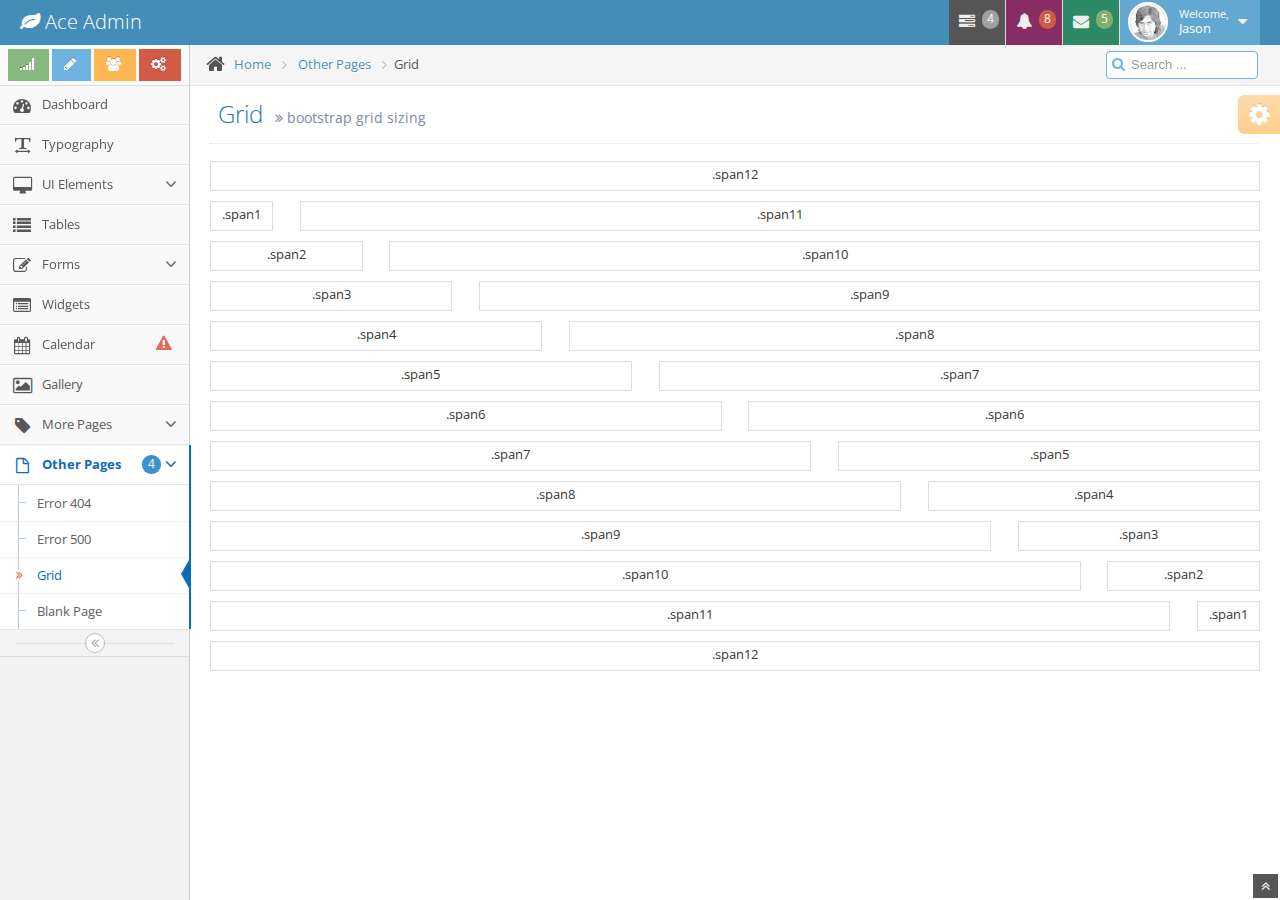
<file: web/demo/grid.html>
<!DOCTYPE html>
<html lang="en">
	<head>
		<meta charset="utf-8" />
		<title>Grid - Ace Admin</title>

		<meta name="description" content="bootstrap grid sizing" />
		<meta name="viewport" content="width=device-width, initial-scale=1.0" />

		<!--basic styles-->

		<link href="assets/css/bootstrap.min.css" rel="stylesheet" />
		<link href="assets/css/bootstrap-responsive.min.css" rel="stylesheet" />
		<link rel="stylesheet" href="assets/css/font-awesome.min.css" />

		<!--[if IE 7]>
		  <link rel="stylesheet" href="assets/css/font-awesome-ie7.min.css" />
		<![endif]-->

		<!--page specific plugin styles-->

		<!--fonts-->

		<link rel="stylesheet" href="http://fonts.googleapis.com/css?family=Open+Sans:400,300" />

		<!--ace styles-->

		<link rel="stylesheet" href="assets/css/ace.min.css" />
		<link rel="stylesheet" href="assets/css/ace-responsive.min.css" />
		<link rel="stylesheet" href="assets/css/ace-skins.min.css" />

		<!--[if lte IE 8]>
		  <link rel="stylesheet" href="assets/css/ace-ie.min.css" />
		<![endif]-->

		<!--inline styles related to this page-->

		<style>
			.center {
	text-align:center;
}
.center [class*="span"] {
	border:1px solid #DDD;
	margin-top:5px;
	margin-bottom:5px;
	padding-top:2px;
}
.center [class*="span"]:hover {
	background-color:#FCE6A6;
	border-color:#EFD27A;
}
		</style>
	</head>

	<body>
		<div class="navbar">
			<div class="navbar-inner">
				<div class="container-fluid">
					<a href="#" class="brand">
						<small>
							<i class="icon-leaf"></i>
							Ace Admin
						</small>
					</a><!--/.brand-->

					<ul class="nav ace-nav pull-right">
						<li class="grey">
							<a data-toggle="dropdown" class="dropdown-toggle" href="#">
								<i class="icon-tasks"></i>
								<span class="badge badge-grey">4</span>
							</a>

							<ul class="pull-right dropdown-navbar dropdown-menu dropdown-caret dropdown-closer">
								<li class="nav-header">
									<i class="icon-ok"></i>
									4 Tasks to complete
								</li>

								<li>
									<a href="#">
										<div class="clearfix">
											<span class="pull-left">Software Update</span>
											<span class="pull-right">65%</span>
										</div>

										<div class="progress progress-mini ">
											<div style="width:65%" class="bar"></div>
										</div>
									</a>
								</li>

								<li>
									<a href="#">
										<div class="clearfix">
											<span class="pull-left">Hardware Upgrade</span>
											<span class="pull-right">35%</span>
										</div>

										<div class="progress progress-mini progress-danger">
											<div style="width:35%" class="bar"></div>
										</div>
									</a>
								</li>

								<li>
									<a href="#">
										<div class="clearfix">
											<span class="pull-left">Unit Testing</span>
											<span class="pull-right">15%</span>
										</div>

										<div class="progress progress-mini progress-warning">
											<div style="width:15%" class="bar"></div>
										</div>
									</a>
								</li>

								<li>
									<a href="#">
										<div class="clearfix">
											<span class="pull-left">Bug Fixes</span>
											<span class="pull-right">90%</span>
										</div>

										<div class="progress progress-mini progress-success progress-striped active">
											<div style="width:90%" class="bar"></div>
										</div>
									</a>
								</li>

								<li>
									<a href="#">
										See tasks with details
										<i class="icon-arrow-right"></i>
									</a>
								</li>
							</ul>
						</li>

						<li class="purple">
							<a data-toggle="dropdown" class="dropdown-toggle" href="#">
								<i class="icon-bell-alt icon-animated-bell"></i>
								<span class="badge badge-important">8</span>
							</a>

							<ul class="pull-right dropdown-navbar navbar-pink dropdown-menu dropdown-caret dropdown-closer">
								<li class="nav-header">
									<i class="icon-warning-sign"></i>
									8 Notifications
								</li>

								<li>
									<a href="#">
										<div class="clearfix">
											<span class="pull-left">
												<i class="btn btn-mini no-hover btn-pink icon-comment"></i>
												New Comments
											</span>
											<span class="pull-right badge badge-info">+12</span>
										</div>
									</a>
								</li>

								<li>
									<a href="#">
										<i class="btn btn-mini btn-primary icon-user"></i>
										Bob just signed up as an editor ...
									</a>
								</li>

								<li>
									<a href="#">
										<div class="clearfix">
											<span class="pull-left">
												<i class="btn btn-mini no-hover btn-success icon-shopping-cart"></i>
												New Orders
											</span>
											<span class="pull-right badge badge-success">+8</span>
										</div>
									</a>
								</li>

								<li>
									<a href="#">
										<div class="clearfix">
											<span class="pull-left">
												<i class="btn btn-mini no-hover btn-info icon-twitter"></i>
												Followers
											</span>
											<span class="pull-right badge badge-info">+11</span>
										</div>
									</a>
								</li>

								<li>
									<a href="#">
										See all notifications
										<i class="icon-arrow-right"></i>
									</a>
								</li>
							</ul>
						</li>

						<li class="green">
							<a data-toggle="dropdown" class="dropdown-toggle" href="#">
								<i class="icon-envelope icon-animated-vertical"></i>
								<span class="badge badge-success">5</span>
							</a>

							<ul class="pull-right dropdown-navbar dropdown-menu dropdown-caret dropdown-closer">
								<li class="nav-header">
									<i class="icon-envelope-alt"></i>
									5 Messages
								</li>

								<li>
									<a href="#">
										<img src="assets/avatars/avatar.png" class="msg-photo" alt="Alex's Avatar" />
										<span class="msg-body">
											<span class="msg-title">
												<span class="blue">Alex:</span>
												Ciao sociis natoque penatibus et auctor ...
											</span>

											<span class="msg-time">
												<i class="icon-time"></i>
												<span>a moment ago</span>
											</span>
										</span>
									</a>
								</li>

								<li>
									<a href="#">
										<img src="assets/avatars/avatar3.png" class="msg-photo" alt="Susan's Avatar" />
										<span class="msg-body">
											<span class="msg-title">
												<span class="blue">Susan:</span>
												Vestibulum id ligula porta felis euismod ...
											</span>

											<span class="msg-time">
												<i class="icon-time"></i>
												<span>20 minutes ago</span>
											</span>
										</span>
									</a>
								</li>

								<li>
									<a href="#">
										<img src="assets/avatars/avatar4.png" class="msg-photo" alt="Bob's Avatar" />
										<span class="msg-body">
											<span class="msg-title">
												<span class="blue">Bob:</span>
												Nullam quis risus eget urna mollis ornare ...
											</span>

											<span class="msg-time">
												<i class="icon-time"></i>
												<span>3:15 pm</span>
											</span>
										</span>
									</a>
								</li>

								<li>
									<a href="#">
										See all messages
										<i class="icon-arrow-right"></i>
									</a>
								</li>
							</ul>
						</li>

						<li class="light-blue">
							<a data-toggle="dropdown" href="#" class="dropdown-toggle">
								<img class="nav-user-photo" src="assets/avatars/user.jpg" alt="Jason's Photo" />
								<span class="user-info">
									<small>Welcome,</small>
									Jason
								</span>

								<i class="icon-caret-down"></i>
							</a>

							<ul class="user-menu pull-right dropdown-menu dropdown-yellow dropdown-caret dropdown-closer">
								<li>
									<a href="#">
										<i class="icon-cog"></i>
										Settings
									</a>
								</li>

								<li>
									<a href="#">
										<i class="icon-user"></i>
										Profile
									</a>
								</li>

								<li class="divider"></li>

								<li>
									<a href="#">
										<i class="icon-off"></i>
										Logout
									</a>
								</li>
							</ul>
						</li>
					</ul><!--/.ace-nav-->
				</div><!--/.container-fluid-->
			</div><!--/.navbar-inner-->
		</div>

		<div class="main-container container-fluid">
			<a class="menu-toggler" id="menu-toggler" href="#">
				<span class="menu-text"></span>
			</a>

			<div class="sidebar" id="sidebar">
				<div class="sidebar-shortcuts" id="sidebar-shortcuts">
					<div class="sidebar-shortcuts-large" id="sidebar-shortcuts-large">
						<button class="btn btn-small btn-success">
							<i class="icon-signal"></i>
						</button>

						<button class="btn btn-small btn-info">
							<i class="icon-pencil"></i>
						</button>

						<button class="btn btn-small btn-warning">
							<i class="icon-group"></i>
						</button>

						<button class="btn btn-small btn-danger">
							<i class="icon-cogs"></i>
						</button>
					</div>

					<div class="sidebar-shortcuts-mini" id="sidebar-shortcuts-mini">
						<span class="btn btn-success"></span>

						<span class="btn btn-info"></span>

						<span class="btn btn-warning"></span>

						<span class="btn btn-danger"></span>
					</div>
				</div><!--#sidebar-shortcuts-->

				<ul class="nav nav-list">
					<li>
						<a href="index.html">
							<i class="icon-dashboard"></i>
							<span class="menu-text"> Dashboard </span>
						</a>
					</li>

					<li>
						<a href="typography.html">
							<i class="icon-text-width"></i>
							<span class="menu-text"> Typography </span>
						</a>
					</li>

					<li>
						<a href="#" class="dropdown-toggle">
							<i class="icon-desktop"></i>
							<span class="menu-text"> UI Elements </span>

							<b class="arrow icon-angle-down"></b>
						</a>

						<ul class="submenu">
							<li>
								<a href="elements.html">
									<i class="icon-double-angle-right"></i>
									Elements
								</a>
							</li>

							<li>
								<a href="buttons.html">
									<i class="icon-double-angle-right"></i>
									Buttons &amp; Icons
								</a>
							</li>

							<li>
								<a href="treeview.html">
									<i class="icon-double-angle-right"></i>
									Treeview
								</a>
							</li>

							<li>
								<a href="#" class="dropdown-toggle">
									<i class="icon-double-angle-right"></i>

									Three Level Menu
									<b class="arrow icon-angle-down"></b>
								</a>

								<ul class="submenu">
									<li>
										<a href="#">
											<i class="icon-leaf"></i>
											Item #1
										</a>
									</li>

									<li>
										<a href="#" class="dropdown-toggle">
											<i class="icon-pencil"></i>

											4th level
											<b class="arrow icon-angle-down"></b>
										</a>

										<ul class="submenu">
											<li>
												<a href="#">
													<i class="icon-plus"></i>
													Add Product
												</a>
											</li>

											<li>
												<a href="#">
													<i class="icon-eye-open"></i>
													View Products
												</a>
											</li>
										</ul>
									</li>
								</ul>
							</li>
						</ul>
					</li>

					<li>
						<a href="tables.html">
							<i class="icon-list"></i>
							<span class="menu-text"> Tables </span>
						</a>
					</li>

					<li>
						<a href="#" class="dropdown-toggle">
							<i class="icon-edit"></i>
							<span class="menu-text"> Forms </span>

							<b class="arrow icon-angle-down"></b>
						</a>

						<ul class="submenu">
							<li>
								<a href="form-elements.html">
									<i class="icon-double-angle-right"></i>
									Form Elements
								</a>
							</li>

							<li>
								<a href="form-wizard.html">
									<i class="icon-double-angle-right"></i>
									Wizard &amp; Validation
								</a>
							</li>

							<li>
								<a href="wysiwyg.html">
									<i class="icon-double-angle-right"></i>
									Wysiwyg &amp; Markdown
								</a>
							</li>
						</ul>
					</li>

					<li>
						<a href="widgets.html">
							<i class="icon-list-alt"></i>
							<span class="menu-text"> Widgets </span>
						</a>
					</li>

					<li>
						<a href="calendar.html">
							<i class="icon-calendar"></i>

							<span class="menu-text">
								Calendar
								<span class="badge badge-transparent tooltip-error" title="2&nbsp;Important&nbsp;Events">
									<i class="icon-warning-sign red bigger-130"></i>
								</span>
							</span>
						</a>
					</li>

					<li>
						<a href="gallery.html">
							<i class="icon-picture"></i>
							<span class="menu-text"> Gallery </span>
						</a>
					</li>

					<li>
						<a href="#" class="dropdown-toggle">
							<i class="icon-tag"></i>
							<span class="menu-text"> More Pages </span>

							<b class="arrow icon-angle-down"></b>
						</a>

						<ul class="submenu">
							<li>
								<a href="profile.html">
									<i class="icon-double-angle-right"></i>
									User Profile
								</a>
							</li>

							<li>
								<a href="pricing.html">
									<i class="icon-double-angle-right"></i>
									Pricing Tables
								</a>
							</li>

							<li>
								<a href="invoice.html">
									<i class="icon-double-angle-right"></i>
									Invoice
								</a>
							</li>

							<li>
								<a href="login.html">
									<i class="icon-double-angle-right"></i>
									Login &amp; Register
								</a>
							</li>
						</ul>
					</li>

					<li class="active open">
						<a href="#" class="dropdown-toggle">
							<i class="icon-file-alt"></i>

							<span class="menu-text">
								Other Pages
								<span class="badge badge-primary ">4</span>
							</span>

							<b class="arrow icon-angle-down"></b>
						</a>

						<ul class="submenu">
							<li>
								<a href="error-404.html">
									<i class="icon-double-angle-right"></i>
									Error 404
								</a>
							</li>

							<li>
								<a href="error-500.html">
									<i class="icon-double-angle-right"></i>
									Error 500
								</a>
							</li>

							<li class="active">
								<a href="grid.html">
									<i class="icon-double-angle-right"></i>
									Grid
								</a>
							</li>

							<li>
								<a href="blank.html">
									<i class="icon-double-angle-right"></i>
									Blank Page
								</a>
							</li>
						</ul>
					</li>
				</ul><!--/.nav-list-->

				<div class="sidebar-collapse" id="sidebar-collapse">
					<i class="icon-double-angle-left"></i>
				</div>
			</div>

			<div class="main-content">
				<div class="breadcrumbs" id="breadcrumbs">
					<ul class="breadcrumb">
						<li>
							<i class="icon-home home-icon"></i>
							<a href="#">Home</a>

							<span class="divider">
								<i class="icon-angle-right arrow-icon"></i>
							</span>
						</li>

						<li>
							<a href="#">Other Pages</a>

							<span class="divider">
								<i class="icon-angle-right arrow-icon"></i>
							</span>
						</li>
						<li class="active">Grid</li>
					</ul><!--.breadcrumb-->

					<div class="nav-search" id="nav-search">
						<form class="form-search">
							<span class="input-icon">
								<input type="text" placeholder="Search ..." class="input-small nav-search-input" id="nav-search-input" autocomplete="off" />
								<i class="icon-search nav-search-icon"></i>
							</span>
						</form>
					</div><!--#nav-search-->
				</div>

				<div class="page-content">
					<div class="page-header position-relative">
						<h1>
							Grid
							<small>
								<i class="icon-double-angle-right"></i>
								bootstrap grid sizing
							</small>
						</h1>
					</div><!--/.page-header-->

					<div class="row-fluid">
						<div class="span12">
							<!--PAGE CONTENT BEGINS-->

							<div class="center">
								<div class="row-fluid">
									<div class="span12">.span12</div>
								</div>

								<div class="row-fluid">
									<div class="span1">.span1</div>
									<div class="span11">.span11</div>
								</div>

								<div class="row-fluid">
									<div class="span2">.span2</div>
									<div class="span10">.span10</div>
								</div>

								<div class="row-fluid">
									<div class="span3">.span3</div>
									<div class="span9">.span9</div>
								</div>

								<div class="row-fluid">
									<div class="span4">.span4</div>
									<div class="span8">.span8</div>
								</div>

								<div class="row-fluid">
									<div class="span5">.span5</div>
									<div class="span7">.span7</div>
								</div>

								<div class="row-fluid">
									<div class="span6">.span6</div>
									<div class="span6">.span6</div>
								</div>

								<div class="row-fluid">
									<div class="span7">.span7</div>
									<div class="span5">.span5</div>
								</div>

								<div class="row-fluid">
									<div class="span8">.span8</div>
									<div class="span4">.span4</div>
								</div>

								<div class="row-fluid">
									<div class="span9">.span9</div>
									<div class="span3">.span3</div>
								</div>

								<div class="row-fluid">
									<div class="span10">.span10</div>
									<div class="span2">.span2</div>
								</div>

								<div class="row-fluid">
									<div class="span11">.span11</div>
									<div class="span1">.span1</div>
								</div>

								<div class="row-fluid">
									<div class="span12">.span12</div>
								</div>
							</div><!--PAGE CONTENT ENDS-->
						</div><!--/.span-->
					</div><!--/.row-fluid-->
				</div><!--/.page-content-->

				<div class="ace-settings-container" id="ace-settings-container">
					<div class="btn btn-app btn-mini btn-warning ace-settings-btn" id="ace-settings-btn">
						<i class="icon-cog bigger-150"></i>
					</div>

					<div class="ace-settings-box" id="ace-settings-box">
						<div>
							<div class="pull-left">
								<select id="skin-colorpicker" class="hide">
									<option data-class="default" value="#438EB9">#438EB9</option>
									<option data-class="skin-1" value="#222A2D">#222A2D</option>
									<option data-class="skin-2" value="#C6487E">#C6487E</option>
									<option data-class="skin-3" value="#D0D0D0">#D0D0D0</option>
								</select>
							</div>
							<span>&nbsp; Choose Skin</span>
						</div>

						<div>
							<input type="checkbox" class="ace-checkbox-2" id="ace-settings-header" />
							<label class="lbl" for="ace-settings-header"> Fixed Header</label>
						</div>

						<div>
							<input type="checkbox" class="ace-checkbox-2" id="ace-settings-sidebar" />
							<label class="lbl" for="ace-settings-sidebar"> Fixed Sidebar</label>
						</div>

						<div>
							<input type="checkbox" class="ace-checkbox-2" id="ace-settings-breadcrumbs" />
							<label class="lbl" for="ace-settings-breadcrumbs"> Fixed Breadcrumbs</label>
						</div>

						<div>
							<input type="checkbox" class="ace-checkbox-2" id="ace-settings-rtl" />
							<label class="lbl" for="ace-settings-rtl"> Right To Left (rtl)</label>
						</div>
					</div>
				</div><!--/#ace-settings-container-->
			</div><!--/.main-content-->
		</div><!--/.main-container-->

		<a href="#" id="btn-scroll-up" class="btn-scroll-up btn btn-small btn-inverse">
			<i class="icon-double-angle-up icon-only bigger-110"></i>
		</a>

		<!--basic scripts-->

		<!--[if !IE]>-->

		<script src="http://ajax.googleapis.com/ajax/libs/jquery/2.0.3/jquery.min.js"></script>

		<!--<![endif]-->

		<!--[if IE]>
<script src="http://ajax.googleapis.com/ajax/libs/jquery/1.10.2/jquery.min.js"></script>
<![endif]-->

		<!--[if !IE]>-->

		<script type="text/javascript">
			window.jQuery || document.write("<script src='assets/js/jquery-2.0.3.min.js'>"+"<"+"/script>");
		</script>

		<!--<![endif]-->

		<!--[if IE]>
<script type="text/javascript">
 window.jQuery || document.write("<script src='assets/js/jquery-1.10.2.min.js'>"+"<"+"/script>");
</script>
<![endif]-->

		<script type="text/javascript">
			if("ontouchend" in document) document.write("<script src='assets/js/jquery.mobile.custom.min.js'>"+"<"+"/script>");
		</script>
		<script src="assets/js/bootstrap.min.js"></script>

		<!--page specific plugin scripts-->

		<!--ace scripts-->

		<script src="assets/js/ace-elements.min.js"></script>
		<script src="assets/js/ace.min.js"></script>

		<!--inline scripts related to this page-->
	</body>
</html>
</file>
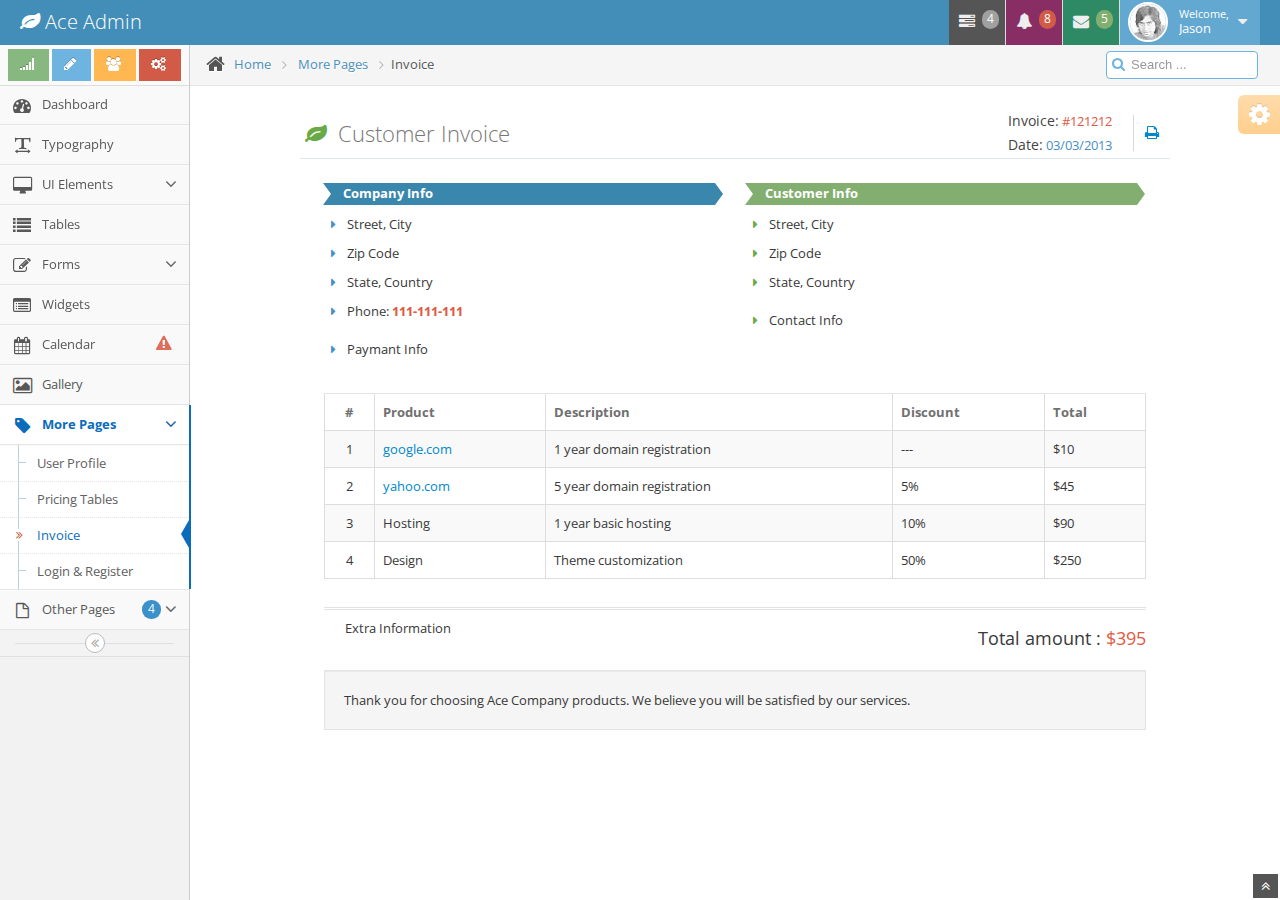
<file: web/demo/invoice.html>
<!DOCTYPE html>
<html lang="en">
	<head>
		<meta charset="utf-8" />
		<title>Invoice - Ace Admin</title>

		<meta name="description" content="" />
		<meta name="viewport" content="width=device-width, initial-scale=1.0" />

		<!--basic styles-->

		<link href="assets/css/bootstrap.min.css" rel="stylesheet" />
		<link href="assets/css/bootstrap-responsive.min.css" rel="stylesheet" />
		<link rel="stylesheet" href="assets/css/font-awesome.min.css" />

		<!--[if IE 7]>
		  <link rel="stylesheet" href="assets/css/font-awesome-ie7.min.css" />
		<![endif]-->

		<!--page specific plugin styles-->

		<!--fonts-->

		<link rel="stylesheet" href="http://fonts.googleapis.com/css?family=Open+Sans:400,300" />

		<!--ace styles-->

		<link rel="stylesheet" href="assets/css/ace.min.css" />
		<link rel="stylesheet" href="assets/css/ace-responsive.min.css" />
		<link rel="stylesheet" href="assets/css/ace-skins.min.css" />

		<!--[if lte IE 8]>
		  <link rel="stylesheet" href="assets/css/ace-ie.min.css" />
		<![endif]-->

		<!--inline styles related to this page-->
	</head>

	<body>
		<div class="navbar">
			<div class="navbar-inner">
				<div class="container-fluid">
					<a href="#" class="brand">
						<small>
							<i class="icon-leaf"></i>
							Ace Admin
						</small>
					</a><!--/.brand-->

					<ul class="nav ace-nav pull-right">
						<li class="grey">
							<a data-toggle="dropdown" class="dropdown-toggle" href="#">
								<i class="icon-tasks"></i>
								<span class="badge badge-grey">4</span>
							</a>

							<ul class="pull-right dropdown-navbar dropdown-menu dropdown-caret dropdown-closer">
								<li class="nav-header">
									<i class="icon-ok"></i>
									4 Tasks to complete
								</li>

								<li>
									<a href="#">
										<div class="clearfix">
											<span class="pull-left">Software Update</span>
											<span class="pull-right">65%</span>
										</div>

										<div class="progress progress-mini ">
											<div style="width:65%" class="bar"></div>
										</div>
									</a>
								</li>

								<li>
									<a href="#">
										<div class="clearfix">
											<span class="pull-left">Hardware Upgrade</span>
											<span class="pull-right">35%</span>
										</div>

										<div class="progress progress-mini progress-danger">
											<div style="width:35%" class="bar"></div>
										</div>
									</a>
								</li>

								<li>
									<a href="#">
										<div class="clearfix">
											<span class="pull-left">Unit Testing</span>
											<span class="pull-right">15%</span>
										</div>

										<div class="progress progress-mini progress-warning">
											<div style="width:15%" class="bar"></div>
										</div>
									</a>
								</li>

								<li>
									<a href="#">
										<div class="clearfix">
											<span class="pull-left">Bug Fixes</span>
											<span class="pull-right">90%</span>
										</div>

										<div class="progress progress-mini progress-success progress-striped active">
											<div style="width:90%" class="bar"></div>
										</div>
									</a>
								</li>

								<li>
									<a href="#">
										See tasks with details
										<i class="icon-arrow-right"></i>
									</a>
								</li>
							</ul>
						</li>

						<li class="purple">
							<a data-toggle="dropdown" class="dropdown-toggle" href="#">
								<i class="icon-bell-alt icon-animated-bell"></i>
								<span class="badge badge-important">8</span>
							</a>

							<ul class="pull-right dropdown-navbar navbar-pink dropdown-menu dropdown-caret dropdown-closer">
								<li class="nav-header">
									<i class="icon-warning-sign"></i>
									8 Notifications
								</li>

								<li>
									<a href="#">
										<div class="clearfix">
											<span class="pull-left">
												<i class="btn btn-mini no-hover btn-pink icon-comment"></i>
												New Comments
											</span>
											<span class="pull-right badge badge-info">+12</span>
										</div>
									</a>
								</li>

								<li>
									<a href="#">
										<i class="btn btn-mini btn-primary icon-user"></i>
										Bob just signed up as an editor ...
									</a>
								</li>

								<li>
									<a href="#">
										<div class="clearfix">
											<span class="pull-left">
												<i class="btn btn-mini no-hover btn-success icon-shopping-cart"></i>
												New Orders
											</span>
											<span class="pull-right badge badge-success">+8</span>
										</div>
									</a>
								</li>

								<li>
									<a href="#">
										<div class="clearfix">
											<span class="pull-left">
												<i class="btn btn-mini no-hover btn-info icon-twitter"></i>
												Followers
											</span>
											<span class="pull-right badge badge-info">+11</span>
										</div>
									</a>
								</li>

								<li>
									<a href="#">
										See all notifications
										<i class="icon-arrow-right"></i>
									</a>
								</li>
							</ul>
						</li>

						<li class="green">
							<a data-toggle="dropdown" class="dropdown-toggle" href="#">
								<i class="icon-envelope icon-animated-vertical"></i>
								<span class="badge badge-success">5</span>
							</a>

							<ul class="pull-right dropdown-navbar dropdown-menu dropdown-caret dropdown-closer">
								<li class="nav-header">
									<i class="icon-envelope-alt"></i>
									5 Messages
								</li>

								<li>
									<a href="#">
										<img src="assets/avatars/avatar.png" class="msg-photo" alt="Alex's Avatar" />
										<span class="msg-body">
											<span class="msg-title">
												<span class="blue">Alex:</span>
												Ciao sociis natoque penatibus et auctor ...
											</span>

											<span class="msg-time">
												<i class="icon-time"></i>
												<span>a moment ago</span>
											</span>
										</span>
									</a>
								</li>

								<li>
									<a href="#">
										<img src="assets/avatars/avatar3.png" class="msg-photo" alt="Susan's Avatar" />
										<span class="msg-body">
											<span class="msg-title">
												<span class="blue">Susan:</span>
												Vestibulum id ligula porta felis euismod ...
											</span>

											<span class="msg-time">
												<i class="icon-time"></i>
												<span>20 minutes ago</span>
											</span>
										</span>
									</a>
								</li>

								<li>
									<a href="#">
										<img src="assets/avatars/avatar4.png" class="msg-photo" alt="Bob's Avatar" />
										<span class="msg-body">
											<span class="msg-title">
												<span class="blue">Bob:</span>
												Nullam quis risus eget urna mollis ornare ...
											</span>

											<span class="msg-time">
												<i class="icon-time"></i>
												<span>3:15 pm</span>
											</span>
										</span>
									</a>
								</li>

								<li>
									<a href="#">
										See all messages
										<i class="icon-arrow-right"></i>
									</a>
								</li>
							</ul>
						</li>

						<li class="light-blue">
							<a data-toggle="dropdown" href="#" class="dropdown-toggle">
								<img class="nav-user-photo" src="assets/avatars/user.jpg" alt="Jason's Photo" />
								<span class="user-info">
									<small>Welcome,</small>
									Jason
								</span>

								<i class="icon-caret-down"></i>
							</a>

							<ul class="user-menu pull-right dropdown-menu dropdown-yellow dropdown-caret dropdown-closer">
								<li>
									<a href="#">
										<i class="icon-cog"></i>
										Settings
									</a>
								</li>

								<li>
									<a href="#">
										<i class="icon-user"></i>
										Profile
									</a>
								</li>

								<li class="divider"></li>

								<li>
									<a href="#">
										<i class="icon-off"></i>
										Logout
									</a>
								</li>
							</ul>
						</li>
					</ul><!--/.ace-nav-->
				</div><!--/.container-fluid-->
			</div><!--/.navbar-inner-->
		</div>

		<div class="main-container container-fluid">
			<a class="menu-toggler" id="menu-toggler" href="#">
				<span class="menu-text"></span>
			</a>

			<div class="sidebar" id="sidebar">
				<div class="sidebar-shortcuts" id="sidebar-shortcuts">
					<div class="sidebar-shortcuts-large" id="sidebar-shortcuts-large">
						<button class="btn btn-small btn-success">
							<i class="icon-signal"></i>
						</button>

						<button class="btn btn-small btn-info">
							<i class="icon-pencil"></i>
						</button>

						<button class="btn btn-small btn-warning">
							<i class="icon-group"></i>
						</button>

						<button class="btn btn-small btn-danger">
							<i class="icon-cogs"></i>
						</button>
					</div>

					<div class="sidebar-shortcuts-mini" id="sidebar-shortcuts-mini">
						<span class="btn btn-success"></span>

						<span class="btn btn-info"></span>

						<span class="btn btn-warning"></span>

						<span class="btn btn-danger"></span>
					</div>
				</div><!--#sidebar-shortcuts-->

				<ul class="nav nav-list">
					<li>
						<a href="index.html">
							<i class="icon-dashboard"></i>
							<span class="menu-text"> Dashboard </span>
						</a>
					</li>

					<li>
						<a href="typography.html">
							<i class="icon-text-width"></i>
							<span class="menu-text"> Typography </span>
						</a>
					</li>

					<li>
						<a href="#" class="dropdown-toggle">
							<i class="icon-desktop"></i>
							<span class="menu-text"> UI Elements </span>

							<b class="arrow icon-angle-down"></b>
						</a>

						<ul class="submenu">
							<li>
								<a href="elements.html">
									<i class="icon-double-angle-right"></i>
									Elements
								</a>
							</li>

							<li>
								<a href="buttons.html">
									<i class="icon-double-angle-right"></i>
									Buttons &amp; Icons
								</a>
							</li>

							<li>
								<a href="treeview.html">
									<i class="icon-double-angle-right"></i>
									Treeview
								</a>
							</li>

							<li>
								<a href="#" class="dropdown-toggle">
									<i class="icon-double-angle-right"></i>

									Three Level Menu
									<b class="arrow icon-angle-down"></b>
								</a>

								<ul class="submenu">
									<li>
										<a href="#">
											<i class="icon-leaf"></i>
											Item #1
										</a>
									</li>

									<li>
										<a href="#" class="dropdown-toggle">
											<i class="icon-pencil"></i>

											4th level
											<b class="arrow icon-angle-down"></b>
										</a>

										<ul class="submenu">
											<li>
												<a href="#">
													<i class="icon-plus"></i>
													Add Product
												</a>
											</li>

											<li>
												<a href="#">
													<i class="icon-eye-open"></i>
													View Products
												</a>
											</li>
										</ul>
									</li>
								</ul>
							</li>
						</ul>
					</li>

					<li>
						<a href="tables.html">
							<i class="icon-list"></i>
							<span class="menu-text"> Tables </span>
						</a>
					</li>

					<li>
						<a href="#" class="dropdown-toggle">
							<i class="icon-edit"></i>
							<span class="menu-text"> Forms </span>

							<b class="arrow icon-angle-down"></b>
						</a>

						<ul class="submenu">
							<li>
								<a href="form-elements.html">
									<i class="icon-double-angle-right"></i>
									Form Elements
								</a>
							</li>

							<li>
								<a href="form-wizard.html">
									<i class="icon-double-angle-right"></i>
									Wizard &amp; Validation
								</a>
							</li>

							<li>
								<a href="wysiwyg.html">
									<i class="icon-double-angle-right"></i>
									Wysiwyg &amp; Markdown
								</a>
							</li>
						</ul>
					</li>

					<li>
						<a href="widgets.html">
							<i class="icon-list-alt"></i>
							<span class="menu-text"> Widgets </span>
						</a>
					</li>

					<li>
						<a href="calendar.html">
							<i class="icon-calendar"></i>

							<span class="menu-text">
								Calendar
								<span class="badge badge-transparent tooltip-error" title="2&nbsp;Important&nbsp;Events">
									<i class="icon-warning-sign red bigger-130"></i>
								</span>
							</span>
						</a>
					</li>

					<li>
						<a href="gallery.html">
							<i class="icon-picture"></i>
							<span class="menu-text"> Gallery </span>
						</a>
					</li>

					<li class="active open">
						<a href="#" class="dropdown-toggle">
							<i class="icon-tag"></i>
							<span class="menu-text"> More Pages </span>

							<b class="arrow icon-angle-down"></b>
						</a>

						<ul class="submenu">
							<li>
								<a href="profile.html">
									<i class="icon-double-angle-right"></i>
									User Profile
								</a>
							</li>

							<li>
								<a href="pricing.html">
									<i class="icon-double-angle-right"></i>
									Pricing Tables
								</a>
							</li>

							<li class="active">
								<a href="invoice.html">
									<i class="icon-double-angle-right"></i>
									Invoice
								</a>
							</li>

							<li>
								<a href="login.html">
									<i class="icon-double-angle-right"></i>
									Login &amp; Register
								</a>
							</li>
						</ul>
					</li>

					<li>
						<a href="#" class="dropdown-toggle">
							<i class="icon-file-alt"></i>

							<span class="menu-text">
								Other Pages
								<span class="badge badge-primary ">4</span>
							</span>

							<b class="arrow icon-angle-down"></b>
						</a>

						<ul class="submenu">
							<li>
								<a href="error-404.html">
									<i class="icon-double-angle-right"></i>
									Error 404
								</a>
							</li>

							<li>
								<a href="error-500.html">
									<i class="icon-double-angle-right"></i>
									Error 500
								</a>
							</li>

							<li>
								<a href="grid.html">
									<i class="icon-double-angle-right"></i>
									Grid
								</a>
							</li>

							<li>
								<a href="blank.html">
									<i class="icon-double-angle-right"></i>
									Blank Page
								</a>
							</li>
						</ul>
					</li>
				</ul><!--/.nav-list-->

				<div class="sidebar-collapse" id="sidebar-collapse">
					<i class="icon-double-angle-left"></i>
				</div>
			</div>

			<div class="main-content">
				<div class="breadcrumbs" id="breadcrumbs">
					<ul class="breadcrumb">
						<li>
							<i class="icon-home home-icon"></i>
							<a href="#">Home</a>

							<span class="divider">
								<i class="icon-angle-right arrow-icon"></i>
							</span>
						</li>

						<li>
							<a href="#">More Pages</a>

							<span class="divider">
								<i class="icon-angle-right arrow-icon"></i>
							</span>
						</li>
						<li class="active">Invoice</li>
					</ul><!--.breadcrumb-->

					<div class="nav-search" id="nav-search">
						<form class="form-search">
							<span class="input-icon">
								<input type="text" placeholder="Search ..." class="input-small nav-search-input" id="nav-search-input" autocomplete="off" />
								<i class="icon-search nav-search-icon"></i>
							</span>
						</form>
					</div><!--#nav-search-->
				</div>

				<div class="page-content">
					<div class="row-fluid">
						<div class="span12">
							<!--PAGE CONTENT BEGINS-->

							<div class="space-6"></div>

							<div class="row-fluid">
								<div class="span10 offset1">
									<div class="widget-box transparent invoice-box">
										<div class="widget-header widget-header-large">
											<h3 class="grey lighter pull-left position-relative">
												<i class="icon-leaf green"></i>
												Customer Invoice
											</h3>

											<div class="widget-toolbar no-border invoice-info">
												<span class="invoice-info-label">Invoice:</span>
												<span class="red">#121212</span>

												<br />
												<span class="invoice-info-label">Date:</span>
												<span class="blue">03/03/2013</span>
											</div>

											<div class="widget-toolbar hidden-480">
												<a href="#">
													<i class="icon-print"></i>
												</a>
											</div>
										</div>

										<div class="widget-body">
											<div class="widget-main padding-24">
												<div class="row-fluid">
													<div class="row-fluid">
														<div class="span6">
															<div class="row-fluid">
																<div class="span12 label label-large label-info arrowed-in arrowed-right">
																	<b>Company Info</b>
																</div>
															</div>

															<div class="row-fluid">
																<ul class="unstyled spaced">
																	<li>
																		<i class="icon-caret-right blue"></i>
																		Street, City
																	</li>

																	<li>
																		<i class="icon-caret-right blue"></i>
																		Zip Code
																	</li>

																	<li>
																		<i class="icon-caret-right blue"></i>
																		State, Country
																	</li>

																	<li>
																		<i class="icon-caret-right blue"></i>
																		Phone:
																		<b class="red">111-111-111</b>
																	</li>

																	<li class="divider"></li>

																	<li>
																		<i class="icon-caret-right blue"></i>
																		Paymant Info
																	</li>
																</ul>
															</div>
														</div><!--/span-->

														<div class="span6">
															<div class="row-fluid">
																<div class="span12 label label-large label-success arrowed-in arrowed-right">
																	<b>Customer Info</b>
																</div>
															</div>

															<div class="row-fluid">
																<ul class="unstyled spaced">
																	<li>
																		<i class="icon-caret-right green"></i>
																		Street, City
																	</li>

																	<li>
																		<i class="icon-caret-right green"></i>
																		Zip Code
																	</li>

																	<li>
																		<i class="icon-caret-right green"></i>
																		State, Country
																	</li>

																	<li class="divider"></li>

																	<li>
																		<i class="icon-caret-right green"></i>
																		Contact Info
																	</li>
																</ul>
															</div>
														</div><!--/span-->
													</div><!--row-->

													<div class="space"></div>

													<div class="row-fluid">
														<table class="table table-striped table-bordered">
															<thead>
																<tr>
																	<th class="center">#</th>
																	<th>Product</th>
																	<th class="hidden-phone">Description</th>
																	<th class="hidden-480">Discount</th>
																	<th>Total</th>
																</tr>
															</thead>

															<tbody>
																<tr>
																	<td class="center">1</td>

																	<td>
																		<a href="#">google.com</a>
																	</td>
																	<td class="hidden-phone">
																		1 year domain registration
																	</td>
																	<td class="hidden-480"> --- </td>
																	<td>$10</td>
																</tr>

																<tr>
																	<td class="center">2</td>

																	<td>
																		<a href="#">yahoo.com</a>
																	</td>
																	<td class="hidden-phone">
																		5 year domain registration
																	</td>
																	<td class="hidden-480"> 5% </td>
																	<td>$45</td>
																</tr>

																<tr>
																	<td class="center">3</td>
																	<td>Hosting</td>
																	<td class="hidden-phone">
																		1 year basic hosting
																	</td>
																	<td class="hidden-480"> 10% </td>
																	<td>$90</td>
																</tr>

																<tr>
																	<td class="center">4</td>
																	<td>Design</td>
																	<td class="hidden-phone">
																		Theme customization
																	</td>
																	<td class="hidden-480"> 50% </td>
																	<td>$250</td>
																</tr>
															</tbody>
														</table>
													</div>

													<div class="hr hr8 hr-double hr-dotted"></div>

													<div class="row-fluid">
														<div class="span5 pull-right">
															<h4 class="pull-right">
																Total amount :
																<span class="red">$395</span>
															</h4>
														</div>
														<div class="span7 pull-left"> Extra Information </div>
													</div>

													<div class="space-6"></div>

													<div class="row-fluid">
														<div class="span12 well">
															Thank you for choosing Ace Company products.
						We believe you will be satisfied by our services.
														</div>
													</div>
												</div>
											</div>
										</div>
									</div>
								</div>
							</div>

							<!--PAGE CONTENT ENDS-->
						</div><!--/.span-->
					</div><!--/.row-fluid-->
				</div><!--/.page-content-->

				<div class="ace-settings-container" id="ace-settings-container">
					<div class="btn btn-app btn-mini btn-warning ace-settings-btn" id="ace-settings-btn">
						<i class="icon-cog bigger-150"></i>
					</div>

					<div class="ace-settings-box" id="ace-settings-box">
						<div>
							<div class="pull-left">
								<select id="skin-colorpicker" class="hide">
									<option data-class="default" value="#438EB9">#438EB9</option>
									<option data-class="skin-1" value="#222A2D">#222A2D</option>
									<option data-class="skin-2" value="#C6487E">#C6487E</option>
									<option data-class="skin-3" value="#D0D0D0">#D0D0D0</option>
								</select>
							</div>
							<span>&nbsp; Choose Skin</span>
						</div>

						<div>
							<input type="checkbox" class="ace-checkbox-2" id="ace-settings-header" />
							<label class="lbl" for="ace-settings-header"> Fixed Header</label>
						</div>

						<div>
							<input type="checkbox" class="ace-checkbox-2" id="ace-settings-sidebar" />
							<label class="lbl" for="ace-settings-sidebar"> Fixed Sidebar</label>
						</div>

						<div>
							<input type="checkbox" class="ace-checkbox-2" id="ace-settings-breadcrumbs" />
							<label class="lbl" for="ace-settings-breadcrumbs"> Fixed Breadcrumbs</label>
						</div>

						<div>
							<input type="checkbox" class="ace-checkbox-2" id="ace-settings-rtl" />
							<label class="lbl" for="ace-settings-rtl"> Right To Left (rtl)</label>
						</div>
					</div>
				</div><!--/#ace-settings-container-->
			</div><!--/.main-content-->
		</div><!--/.main-container-->

		<a href="#" id="btn-scroll-up" class="btn-scroll-up btn btn-small btn-inverse">
			<i class="icon-double-angle-up icon-only bigger-110"></i>
		</a>

		<!--basic scripts-->

		<!--[if !IE]>-->

		<script src="http://ajax.googleapis.com/ajax/libs/jquery/2.0.3/jquery.min.js"></script>

		<!--<![endif]-->

		<!--[if IE]>
<script src="http://ajax.googleapis.com/ajax/libs/jquery/1.10.2/jquery.min.js"></script>
<![endif]-->

		<!--[if !IE]>-->

		<script type="text/javascript">
			window.jQuery || document.write("<script src='assets/js/jquery-2.0.3.min.js'>"+"<"+"/script>");
		</script>

		<!--<![endif]-->

		<!--[if IE]>
<script type="text/javascript">
 window.jQuery || document.write("<script src='assets/js/jquery-1.10.2.min.js'>"+"<"+"/script>");
</script>
<![endif]-->

		<script type="text/javascript">
			if("ontouchend" in document) document.write("<script src='assets/js/jquery.mobile.custom.min.js'>"+"<"+"/script>");
		</script>
		<script src="assets/js/bootstrap.min.js"></script>

		<!--page specific plugin scripts-->

		<!--ace scripts-->

		<script src="assets/js/ace-elements.min.js"></script>
		<script src="assets/js/ace.min.js"></script>

		<!--inline scripts related to this page-->
	</body>
</html>
</file>
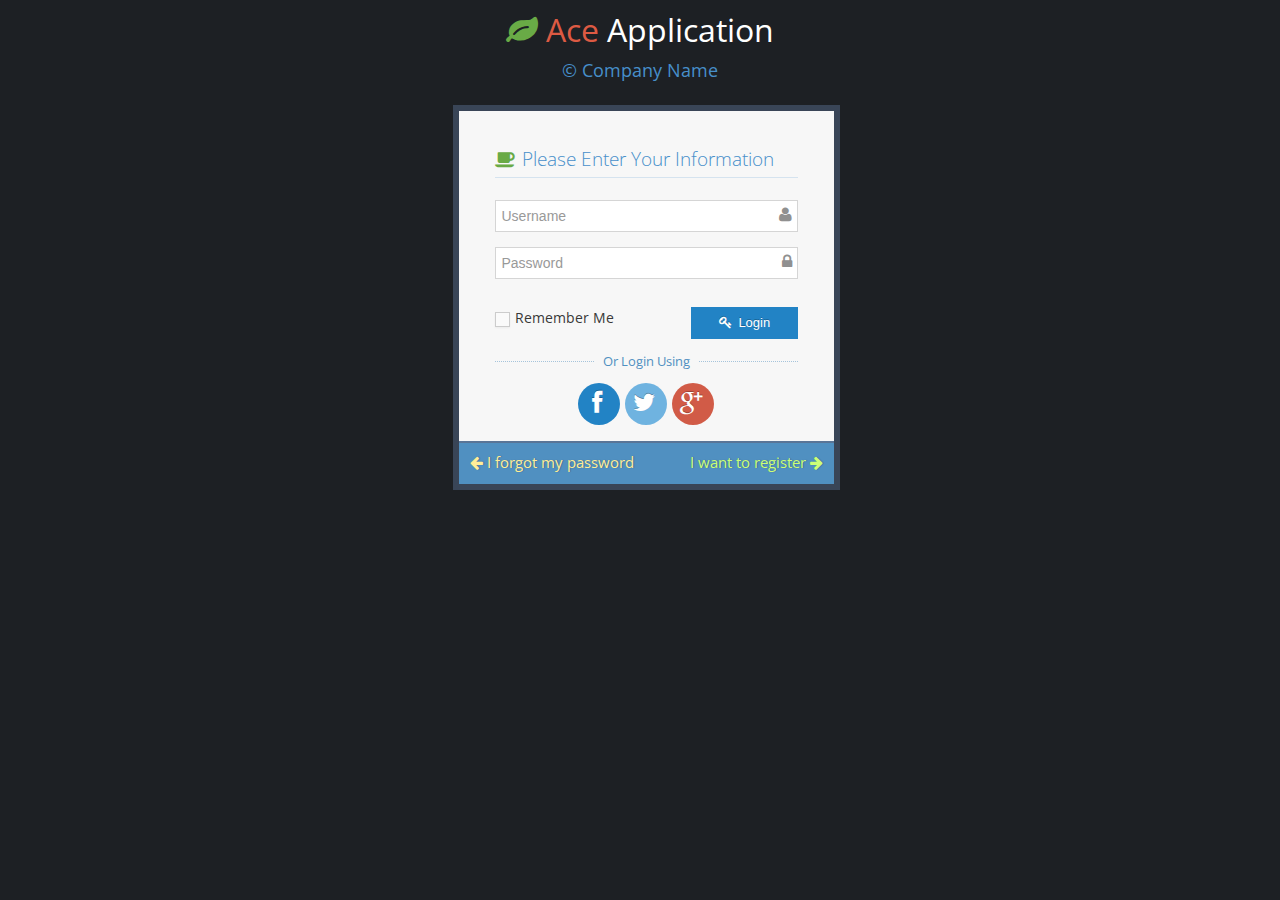
<file: web/demo/login.html>
<!DOCTYPE html>
<html lang="en">
	<head>
		<meta charset="utf-8" />
		<title>Login Page - Ace Admin</title>

		<meta name="description" content="User login page" />
		<meta name="viewport" content="width=device-width, initial-scale=1.0" />

		<!--basic styles-->

		<link href="assets/css/bootstrap.min.css" rel="stylesheet" />
		<link href="assets/css/bootstrap-responsive.min.css" rel="stylesheet" />
		<link rel="stylesheet" href="assets/css/font-awesome.min.css" />

		<!--[if IE 7]>
		  <link rel="stylesheet" href="assets/css/font-awesome-ie7.min.css" />
		<![endif]-->

		<!--page specific plugin styles-->

		<!--fonts-->

		<link rel="stylesheet" href="http://fonts.googleapis.com/css?family=Open+Sans:400,300" />

		<!--ace styles-->

		<link rel="stylesheet" href="assets/css/ace.min.css" />
		<link rel="stylesheet" href="assets/css/ace-responsive.min.css" />
		<link rel="stylesheet" href="assets/css/ace-skins.min.css" />

		<!--[if lte IE 8]>
		  <link rel="stylesheet" href="assets/css/ace-ie.min.css" />
		<![endif]-->

		<!--inline styles related to this page-->
	</head>

	<body class="login-layout">
		<div class="main-container container-fluid">
			<div class="main-content">
				<div class="row-fluid">
					<div class="span12">
						<div class="login-container">
							<div class="row-fluid">
								<div class="center">
									<h1>
										<i class="icon-leaf green"></i>
										<span class="red">Ace</span>
										<span class="white">Application</span>
									</h1>
									<h4 class="blue">&copy; Company Name</h4>
								</div>
							</div>

							<div class="space-6"></div>

							<div class="row-fluid">
								<div class="position-relative">
									<div id="login-box" class="login-box visible widget-box no-border">
										<div class="widget-body">
											<div class="widget-main">
												<h4 class="header blue lighter bigger">
													<i class="icon-coffee green"></i>
													Please Enter Your Information
												</h4>

												<div class="space-6"></div>

												<form>
													<fieldset>
														<label>
															<span class="block input-icon input-icon-right">
																<input type="text" class="span12" placeholder="Username" />
																<i class="icon-user"></i>
															</span>
														</label>

														<label>
															<span class="block input-icon input-icon-right">
																<input type="password" class="span12" placeholder="Password" />
																<i class="icon-lock"></i>
															</span>
														</label>

														<div class="space"></div>

														<div class="clearfix">
															<label class="inline">
																<input type="checkbox" />
																<span class="lbl"> Remember Me</span>
															</label>

															<button onclick="return false;" class="width-35 pull-right btn btn-small btn-primary">
																<i class="icon-key"></i>
																Login
															</button>
														</div>

														<div class="space-4"></div>
													</fieldset>
												</form>

												<div class="social-or-login center">
													<span class="bigger-110">Or Login Using</span>
												</div>

												<div class="social-login center">
													<a class="btn btn-primary">
														<i class="icon-facebook"></i>
													</a>

													<a class="btn btn-info">
														<i class="icon-twitter"></i>
													</a>

													<a class="btn btn-danger">
														<i class="icon-google-plus"></i>
													</a>
												</div>
											</div><!--/widget-main-->

											<div class="toolbar clearfix">
												<div>
													<a href="#" onclick="show_box('forgot-box'); return false;" class="forgot-password-link">
														<i class="icon-arrow-left"></i>
														I forgot my password
													</a>
												</div>

												<div>
													<a href="#" onclick="show_box('signup-box'); return false;" class="user-signup-link">
														I want to register
														<i class="icon-arrow-right"></i>
													</a>
												</div>
											</div>
										</div><!--/widget-body-->
									</div><!--/login-box-->

									<div id="forgot-box" class="forgot-box widget-box no-border">
										<div class="widget-body">
											<div class="widget-main">
												<h4 class="header red lighter bigger">
													<i class="icon-key"></i>
													Retrieve Password
												</h4>

												<div class="space-6"></div>
												<p>
													Enter your email and to receive instructions
												</p>

												<form>
													<fieldset>
														<label>
															<span class="block input-icon input-icon-right">
																<input type="email" class="span12" placeholder="Email" />
																<i class="icon-envelope"></i>
															</span>
														</label>

														<div class="clearfix">
															<button onclick="return false;" class="width-35 pull-right btn btn-small btn-danger">
																<i class="icon-lightbulb"></i>
																Send Me!
															</button>
														</div>
													</fieldset>
												</form>
											</div><!--/widget-main-->

											<div class="toolbar center">
												<a href="#" onclick="show_box('login-box'); return false;" class="back-to-login-link">
													Back to login
													<i class="icon-arrow-right"></i>
												</a>
											</div>
										</div><!--/widget-body-->
									</div><!--/forgot-box-->

									<div id="signup-box" class="signup-box widget-box no-border">
										<div class="widget-body">
											<div class="widget-main">
												<h4 class="header green lighter bigger">
													<i class="icon-group blue"></i>
													New User Registration
												</h4>

												<div class="space-6"></div>
												<p> Enter your details to begin: </p>

												<form>
													<fieldset>
														<label>
															<span class="block input-icon input-icon-right">
																<input type="email" class="span12" placeholder="Email" />
																<i class="icon-envelope"></i>
															</span>
														</label>

														<label>
															<span class="block input-icon input-icon-right">
																<input type="text" class="span12" placeholder="Username" />
																<i class="icon-user"></i>
															</span>
														</label>

														<label>
															<span class="block input-icon input-icon-right">
																<input type="password" class="span12" placeholder="Password" />
																<i class="icon-lock"></i>
															</span>
														</label>

														<label>
															<span class="block input-icon input-icon-right">
																<input type="password" class="span12" placeholder="Repeat password" />
																<i class="icon-retweet"></i>
															</span>
														</label>

														<label>
															<input type="checkbox" />
															<span class="lbl">
																I accept the
																<a href="#">User Agreement</a>
															</span>
														</label>

														<div class="space-24"></div>

														<div class="clearfix">
															<button type="reset" class="width-30 pull-left btn btn-small">
																<i class="icon-refresh"></i>
																Reset
															</button>

															<button onclick="return false;" class="width-65 pull-right btn btn-small btn-success">
																Register
																<i class="icon-arrow-right icon-on-right"></i>
															</button>
														</div>
													</fieldset>
												</form>
											</div>

											<div class="toolbar center">
												<a href="#" onclick="show_box('login-box'); return false;" class="back-to-login-link">
													<i class="icon-arrow-left"></i>
													Back to login
												</a>
											</div>
										</div><!--/widget-body-->
									</div><!--/signup-box-->
								</div><!--/position-relative-->
							</div>
						</div>
					</div><!--/.span-->
				</div><!--/.row-fluid-->
			</div>
		</div><!--/.main-container-->

		<!--basic scripts-->

		<!--[if !IE]>-->

		<script src="http://ajax.googleapis.com/ajax/libs/jquery/2.0.3/jquery.min.js"></script>

		<!--<![endif]-->

		<!--[if IE]>
<script src="http://ajax.googleapis.com/ajax/libs/jquery/1.10.2/jquery.min.js"></script>
<![endif]-->

		<!--[if !IE]>-->

		<script type="text/javascript">
			window.jQuery || document.write("<script src='assets/js/jquery-2.0.3.min.js'>"+"<"+"/script>");
		</script>

		<!--<![endif]-->

		<!--[if IE]>
<script type="text/javascript">
 window.jQuery || document.write("<script src='assets/js/jquery-1.10.2.min.js'>"+"<"+"/script>");
</script>
<![endif]-->

		<script type="text/javascript">
			if("ontouchend" in document) document.write("<script src='assets/js/jquery.mobile.custom.min.js'>"+"<"+"/script>");
		</script>
		<script src="assets/js/bootstrap.min.js"></script>

		<!--page specific plugin scripts-->

		<!--ace scripts-->

		<script src="assets/js/ace-elements.min.js"></script>
		<script src="assets/js/ace.min.js"></script>

		<!--inline scripts related to this page-->

		<script type="text/javascript">
			function show_box(id) {
			 $('.widget-box.visible').removeClass('visible');
			 $('#'+id).addClass('visible');
			}
		</script>
	</body>
</html>
</file>
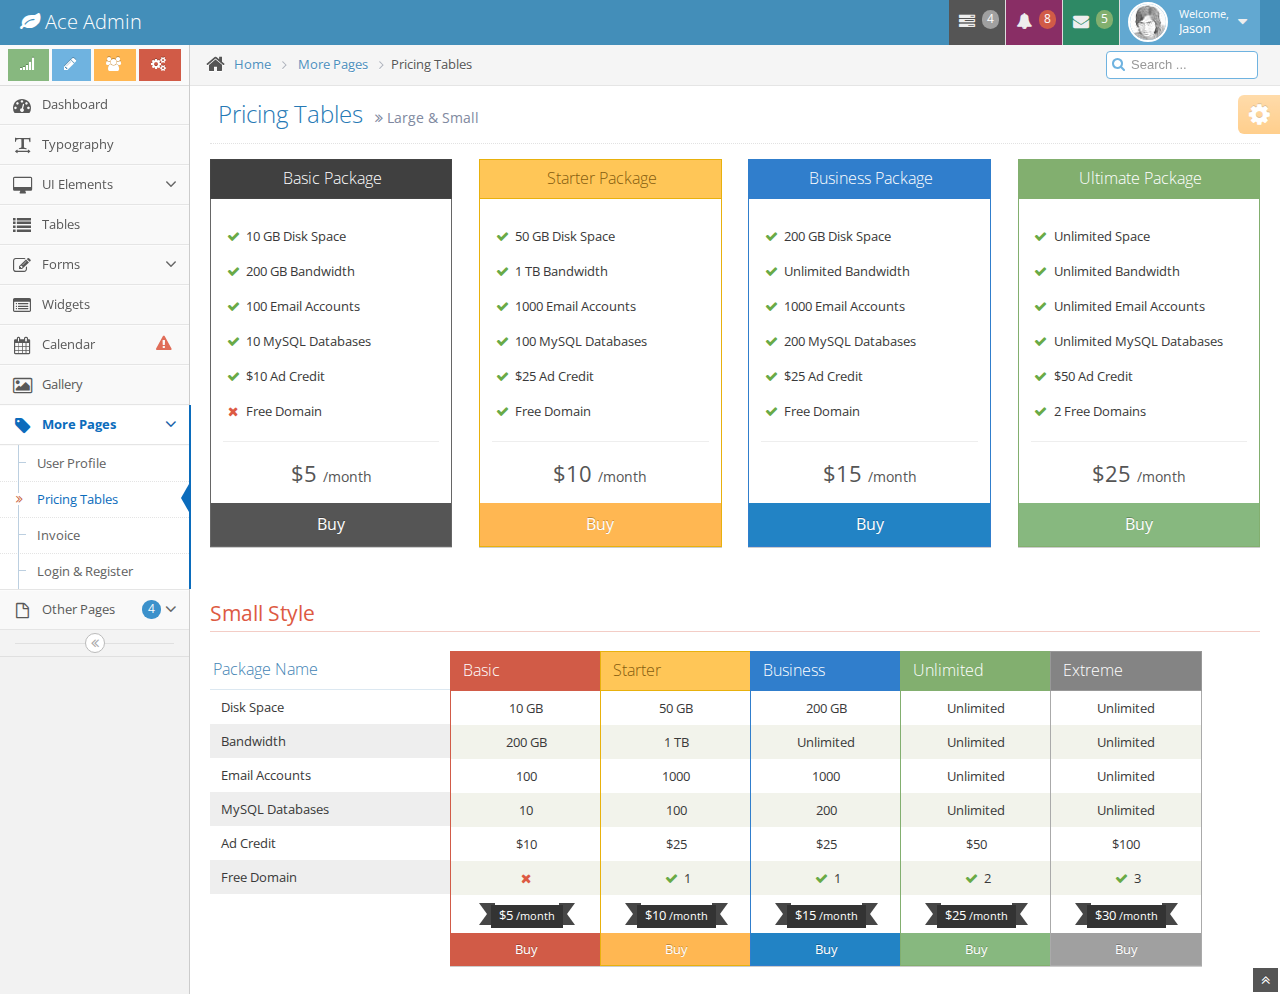
<file: web/demo/pricing.html>
<!DOCTYPE html>
<html lang="en">
	<head>
		<meta charset="utf-8" />
		<title>Pricing Tables - Ace Admin</title>

		<meta name="description" content="Large &amp; Small" />
		<meta name="viewport" content="width=device-width, initial-scale=1.0" />

		<!--basic styles-->

		<link href="assets/css/bootstrap.min.css" rel="stylesheet" />
		<link href="assets/css/bootstrap-responsive.min.css" rel="stylesheet" />
		<link rel="stylesheet" href="assets/css/font-awesome.min.css" />

		<!--[if IE 7]>
		  <link rel="stylesheet" href="assets/css/font-awesome-ie7.min.css" />
		<![endif]-->

		<!--page specific plugin styles-->

		<!--fonts-->

		<link rel="stylesheet" href="http://fonts.googleapis.com/css?family=Open+Sans:400,300" />

		<!--ace styles-->

		<link rel="stylesheet" href="assets/css/ace.min.css" />
		<link rel="stylesheet" href="assets/css/ace-responsive.min.css" />
		<link rel="stylesheet" href="assets/css/ace-skins.min.css" />

		<!--[if lte IE 8]>
		  <link rel="stylesheet" href="assets/css/ace-ie.min.css" />
		<![endif]-->

		<!--inline styles related to this page-->
	</head>

	<body>
		<div class="navbar">
			<div class="navbar-inner">
				<div class="container-fluid">
					<a href="#" class="brand">
						<small>
							<i class="icon-leaf"></i>
							Ace Admin
						</small>
					</a><!--/.brand-->

					<ul class="nav ace-nav pull-right">
						<li class="grey">
							<a data-toggle="dropdown" class="dropdown-toggle" href="#">
								<i class="icon-tasks"></i>
								<span class="badge badge-grey">4</span>
							</a>

							<ul class="pull-right dropdown-navbar dropdown-menu dropdown-caret dropdown-closer">
								<li class="nav-header">
									<i class="icon-ok"></i>
									4 Tasks to complete
								</li>

								<li>
									<a href="#">
										<div class="clearfix">
											<span class="pull-left">Software Update</span>
											<span class="pull-right">65%</span>
										</div>

										<div class="progress progress-mini ">
											<div style="width:65%" class="bar"></div>
										</div>
									</a>
								</li>

								<li>
									<a href="#">
										<div class="clearfix">
											<span class="pull-left">Hardware Upgrade</span>
											<span class="pull-right">35%</span>
										</div>

										<div class="progress progress-mini progress-danger">
											<div style="width:35%" class="bar"></div>
										</div>
									</a>
								</li>

								<li>
									<a href="#">
										<div class="clearfix">
											<span class="pull-left">Unit Testing</span>
											<span class="pull-right">15%</span>
										</div>

										<div class="progress progress-mini progress-warning">
											<div style="width:15%" class="bar"></div>
										</div>
									</a>
								</li>

								<li>
									<a href="#">
										<div class="clearfix">
											<span class="pull-left">Bug Fixes</span>
											<span class="pull-right">90%</span>
										</div>

										<div class="progress progress-mini progress-success progress-striped active">
											<div style="width:90%" class="bar"></div>
										</div>
									</a>
								</li>

								<li>
									<a href="#">
										See tasks with details
										<i class="icon-arrow-right"></i>
									</a>
								</li>
							</ul>
						</li>

						<li class="purple">
							<a data-toggle="dropdown" class="dropdown-toggle" href="#">
								<i class="icon-bell-alt icon-animated-bell"></i>
								<span class="badge badge-important">8</span>
							</a>

							<ul class="pull-right dropdown-navbar navbar-pink dropdown-menu dropdown-caret dropdown-closer">
								<li class="nav-header">
									<i class="icon-warning-sign"></i>
									8 Notifications
								</li>

								<li>
									<a href="#">
										<div class="clearfix">
											<span class="pull-left">
												<i class="btn btn-mini no-hover btn-pink icon-comment"></i>
												New Comments
											</span>
											<span class="pull-right badge badge-info">+12</span>
										</div>
									</a>
								</li>

								<li>
									<a href="#">
										<i class="btn btn-mini btn-primary icon-user"></i>
										Bob just signed up as an editor ...
									</a>
								</li>

								<li>
									<a href="#">
										<div class="clearfix">
											<span class="pull-left">
												<i class="btn btn-mini no-hover btn-success icon-shopping-cart"></i>
												New Orders
											</span>
											<span class="pull-right badge badge-success">+8</span>
										</div>
									</a>
								</li>

								<li>
									<a href="#">
										<div class="clearfix">
											<span class="pull-left">
												<i class="btn btn-mini no-hover btn-info icon-twitter"></i>
												Followers
											</span>
											<span class="pull-right badge badge-info">+11</span>
										</div>
									</a>
								</li>

								<li>
									<a href="#">
										See all notifications
										<i class="icon-arrow-right"></i>
									</a>
								</li>
							</ul>
						</li>

						<li class="green">
							<a data-toggle="dropdown" class="dropdown-toggle" href="#">
								<i class="icon-envelope icon-animated-vertical"></i>
								<span class="badge badge-success">5</span>
							</a>

							<ul class="pull-right dropdown-navbar dropdown-menu dropdown-caret dropdown-closer">
								<li class="nav-header">
									<i class="icon-envelope-alt"></i>
									5 Messages
								</li>

								<li>
									<a href="#">
										<img src="assets/avatars/avatar.png" class="msg-photo" alt="Alex's Avatar" />
										<span class="msg-body">
											<span class="msg-title">
												<span class="blue">Alex:</span>
												Ciao sociis natoque penatibus et auctor ...
											</span>

											<span class="msg-time">
												<i class="icon-time"></i>
												<span>a moment ago</span>
											</span>
										</span>
									</a>
								</li>

								<li>
									<a href="#">
										<img src="assets/avatars/avatar3.png" class="msg-photo" alt="Susan's Avatar" />
										<span class="msg-body">
											<span class="msg-title">
												<span class="blue">Susan:</span>
												Vestibulum id ligula porta felis euismod ...
											</span>

											<span class="msg-time">
												<i class="icon-time"></i>
												<span>20 minutes ago</span>
											</span>
										</span>
									</a>
								</li>

								<li>
									<a href="#">
										<img src="assets/avatars/avatar4.png" class="msg-photo" alt="Bob's Avatar" />
										<span class="msg-body">
											<span class="msg-title">
												<span class="blue">Bob:</span>
												Nullam quis risus eget urna mollis ornare ...
											</span>

											<span class="msg-time">
												<i class="icon-time"></i>
												<span>3:15 pm</span>
											</span>
										</span>
									</a>
								</li>

								<li>
									<a href="#">
										See all messages
										<i class="icon-arrow-right"></i>
									</a>
								</li>
							</ul>
						</li>

						<li class="light-blue">
							<a data-toggle="dropdown" href="#" class="dropdown-toggle">
								<img class="nav-user-photo" src="assets/avatars/user.jpg" alt="Jason's Photo" />
								<span class="user-info">
									<small>Welcome,</small>
									Jason
								</span>

								<i class="icon-caret-down"></i>
							</a>

							<ul class="user-menu pull-right dropdown-menu dropdown-yellow dropdown-caret dropdown-closer">
								<li>
									<a href="#">
										<i class="icon-cog"></i>
										Settings
									</a>
								</li>

								<li>
									<a href="#">
										<i class="icon-user"></i>
										Profile
									</a>
								</li>

								<li class="divider"></li>

								<li>
									<a href="#">
										<i class="icon-off"></i>
										Logout
									</a>
								</li>
							</ul>
						</li>
					</ul><!--/.ace-nav-->
				</div><!--/.container-fluid-->
			</div><!--/.navbar-inner-->
		</div>

		<div class="main-container container-fluid">
			<a class="menu-toggler" id="menu-toggler" href="#">
				<span class="menu-text"></span>
			</a>

			<div class="sidebar" id="sidebar">
				<div class="sidebar-shortcuts" id="sidebar-shortcuts">
					<div class="sidebar-shortcuts-large" id="sidebar-shortcuts-large">
						<button class="btn btn-small btn-success">
							<i class="icon-signal"></i>
						</button>

						<button class="btn btn-small btn-info">
							<i class="icon-pencil"></i>
						</button>

						<button class="btn btn-small btn-warning">
							<i class="icon-group"></i>
						</button>

						<button class="btn btn-small btn-danger">
							<i class="icon-cogs"></i>
						</button>
					</div>

					<div class="sidebar-shortcuts-mini" id="sidebar-shortcuts-mini">
						<span class="btn btn-success"></span>

						<span class="btn btn-info"></span>

						<span class="btn btn-warning"></span>

						<span class="btn btn-danger"></span>
					</div>
				</div><!--#sidebar-shortcuts-->

				<ul class="nav nav-list">
					<li>
						<a href="index.html">
							<i class="icon-dashboard"></i>
							<span class="menu-text"> Dashboard </span>
						</a>
					</li>

					<li>
						<a href="typography.html">
							<i class="icon-text-width"></i>
							<span class="menu-text"> Typography </span>
						</a>
					</li>

					<li>
						<a href="#" class="dropdown-toggle">
							<i class="icon-desktop"></i>
							<span class="menu-text"> UI Elements </span>

							<b class="arrow icon-angle-down"></b>
						</a>

						<ul class="submenu">
							<li>
								<a href="elements.html">
									<i class="icon-double-angle-right"></i>
									Elements
								</a>
							</li>

							<li>
								<a href="buttons.html">
									<i class="icon-double-angle-right"></i>
									Buttons &amp; Icons
								</a>
							</li>

							<li>
								<a href="treeview.html">
									<i class="icon-double-angle-right"></i>
									Treeview
								</a>
							</li>

							<li>
								<a href="#" class="dropdown-toggle">
									<i class="icon-double-angle-right"></i>

									Three Level Menu
									<b class="arrow icon-angle-down"></b>
								</a>

								<ul class="submenu">
									<li>
										<a href="#">
											<i class="icon-leaf"></i>
											Item #1
										</a>
									</li>

									<li>
										<a href="#" class="dropdown-toggle">
											<i class="icon-pencil"></i>

											4th level
											<b class="arrow icon-angle-down"></b>
										</a>

										<ul class="submenu">
											<li>
												<a href="#">
													<i class="icon-plus"></i>
													Add Product
												</a>
											</li>

											<li>
												<a href="#">
													<i class="icon-eye-open"></i>
													View Products
												</a>
											</li>
										</ul>
									</li>
								</ul>
							</li>
						</ul>
					</li>

					<li>
						<a href="tables.html">
							<i class="icon-list"></i>
							<span class="menu-text"> Tables </span>
						</a>
					</li>

					<li>
						<a href="#" class="dropdown-toggle">
							<i class="icon-edit"></i>
							<span class="menu-text"> Forms </span>

							<b class="arrow icon-angle-down"></b>
						</a>

						<ul class="submenu">
							<li>
								<a href="form-elements.html">
									<i class="icon-double-angle-right"></i>
									Form Elements
								</a>
							</li>

							<li>
								<a href="form-wizard.html">
									<i class="icon-double-angle-right"></i>
									Wizard &amp; Validation
								</a>
							</li>

							<li>
								<a href="wysiwyg.html">
									<i class="icon-double-angle-right"></i>
									Wysiwyg &amp; Markdown
								</a>
							</li>
						</ul>
					</li>

					<li>
						<a href="widgets.html">
							<i class="icon-list-alt"></i>
							<span class="menu-text"> Widgets </span>
						</a>
					</li>

					<li>
						<a href="calendar.html">
							<i class="icon-calendar"></i>

							<span class="menu-text">
								Calendar
								<span class="badge badge-transparent tooltip-error" title="2&nbsp;Important&nbsp;Events">
									<i class="icon-warning-sign red bigger-130"></i>
								</span>
							</span>
						</a>
					</li>

					<li>
						<a href="gallery.html">
							<i class="icon-picture"></i>
							<span class="menu-text"> Gallery </span>
						</a>
					</li>

					<li class="active open">
						<a href="#" class="dropdown-toggle">
							<i class="icon-tag"></i>
							<span class="menu-text"> More Pages </span>

							<b class="arrow icon-angle-down"></b>
						</a>

						<ul class="submenu">
							<li>
								<a href="profile.html">
									<i class="icon-double-angle-right"></i>
									User Profile
								</a>
							</li>

							<li class="active">
								<a href="pricing.html">
									<i class="icon-double-angle-right"></i>
									Pricing Tables
								</a>
							</li>

							<li>
								<a href="invoice.html">
									<i class="icon-double-angle-right"></i>
									Invoice
								</a>
							</li>

							<li>
								<a href="login.html">
									<i class="icon-double-angle-right"></i>
									Login &amp; Register
								</a>
							</li>
						</ul>
					</li>

					<li>
						<a href="#" class="dropdown-toggle">
							<i class="icon-file-alt"></i>

							<span class="menu-text">
								Other Pages
								<span class="badge badge-primary ">4</span>
							</span>

							<b class="arrow icon-angle-down"></b>
						</a>

						<ul class="submenu">
							<li>
								<a href="error-404.html">
									<i class="icon-double-angle-right"></i>
									Error 404
								</a>
							</li>

							<li>
								<a href="error-500.html">
									<i class="icon-double-angle-right"></i>
									Error 500
								</a>
							</li>

							<li>
								<a href="grid.html">
									<i class="icon-double-angle-right"></i>
									Grid
								</a>
							</li>

							<li>
								<a href="blank.html">
									<i class="icon-double-angle-right"></i>
									Blank Page
								</a>
							</li>
						</ul>
					</li>
				</ul><!--/.nav-list-->

				<div class="sidebar-collapse" id="sidebar-collapse">
					<i class="icon-double-angle-left"></i>
				</div>
			</div>

			<div class="main-content">
				<div class="breadcrumbs" id="breadcrumbs">
					<ul class="breadcrumb">
						<li>
							<i class="icon-home home-icon"></i>
							<a href="#">Home</a>

							<span class="divider">
								<i class="icon-angle-right arrow-icon"></i>
							</span>
						</li>

						<li>
							<a href="#">More Pages</a>

							<span class="divider">
								<i class="icon-angle-right arrow-icon"></i>
							</span>
						</li>
						<li class="active">Pricing Tables</li>
					</ul><!--.breadcrumb-->

					<div class="nav-search" id="nav-search">
						<form class="form-search">
							<span class="input-icon">
								<input type="text" placeholder="Search ..." class="input-small nav-search-input" id="nav-search-input" autocomplete="off" />
								<i class="icon-search nav-search-icon"></i>
							</span>
						</form>
					</div><!--#nav-search-->
				</div>

				<div class="page-content">
					<div class="page-header position-relative">
						<h1>
							Pricing Tables
							<small>
								<i class="icon-double-angle-right"></i>
								Large &amp; Small
							</small>
						</h1>
					</div><!--/.page-header-->

					<div class="row-fluid">
						<div class="span12">
							<!--PAGE CONTENT BEGINS-->

							<div class="row-fluid">
								<div class="span3">
									<div class="widget-box pricing-box">
										<div class="widget-header header-color-dark">
											<h5 class="bigger lighter">Basic Package</h5>
										</div>

										<div class="widget-body">
											<div class="widget-main">
												<ul class="unstyled spaced2">
													<li>
														<i class="icon-ok green"></i>
														10 GB Disk Space
													</li>

													<li>
														<i class="icon-ok green"></i>
														200 GB Bandwidth
													</li>

													<li>
														<i class="icon-ok green"></i>
														100 Email Accounts
													</li>

													<li>
														<i class="icon-ok green"></i>
														10 MySQL Databases
													</li>

													<li>
														<i class="icon-ok green"></i>
														$10 Ad Credit
													</li>

													<li>
														<i class="icon-remove red"></i>
														Free Domain
													</li>
												</ul>

												<hr />
												<div class="price">
													$5
													<small>/month</small>
												</div>
											</div>

											<div>
												<a href="#" class="btn btn-block btn-inverse">
													<span>Buy</span>
												</a>
											</div>
										</div>
									</div>
								</div>

								<div class="span3">
									<div class="widget-box pricing-box">
										<div class="widget-header header-color-orange">
											<h5 class="bigger lighter">Starter Package</h5>
										</div>

										<div class="widget-body">
											<div class="widget-main">
												<ul class="unstyled spaced2">
													<li>
														<i class="icon-ok green"></i>
														50 GB Disk Space
													</li>

													<li>
														<i class="icon-ok green"></i>
														1 TB Bandwidth
													</li>

													<li>
														<i class="icon-ok green"></i>
														1000 Email Accounts
													</li>

													<li>
														<i class="icon-ok green"></i>
														100 MySQL Databases
													</li>

													<li>
														<i class="icon-ok green"></i>
														$25 Ad Credit
													</li>

													<li>
														<i class="icon-ok green"></i>
														Free Domain
													</li>
												</ul>

												<hr />
												<div class="price">
													$10
													<small>/month</small>
												</div>
											</div>

											<div>
												<a href="#" class="btn btn-block btn-warning">
													<span>Buy</span>
												</a>
											</div>
										</div>
									</div>
								</div>

								<div class="span3">
									<div class="widget-box pricing-box">
										<div class="widget-header header-color-blue">
											<h5 class="bigger lighter">Business Package</h5>
										</div>

										<div class="widget-body">
											<div class="widget-main">
												<ul class="unstyled spaced2">
													<li>
														<i class="icon-ok green"></i>
														200 GB Disk Space
													</li>

													<li>
														<i class="icon-ok green"></i>
														Unlimited Bandwidth
													</li>

													<li>
														<i class="icon-ok green"></i>
														1000 Email Accounts
													</li>

													<li>
														<i class="icon-ok green"></i>
														200 MySQL Databases
													</li>

													<li>
														<i class="icon-ok green"></i>
														$25 Ad Credit
													</li>

													<li>
														<i class="icon-ok green"></i>
														Free Domain
													</li>
												</ul>

												<hr />
												<div class="price">
													$15
													<small>/month</small>
												</div>
											</div>

											<div>
												<a href="#" class="btn btn-block btn-primary">
													<span>Buy</span>
												</a>
											</div>
										</div>
									</div>
								</div>

								<div class="span3">
									<div class="widget-box pricing-box">
										<div class="widget-header header-color-green">
											<h5 class="bigger lighter">Ultimate Package</h5>
										</div>

										<div class="widget-body">
											<div class="widget-main">
												<ul class="unstyled spaced2">
													<li>
														<i class="icon-ok green"></i>
														Unlimited Space
													</li>

													<li>
														<i class="icon-ok green"></i>
														Unlimited Bandwidth
													</li>

													<li>
														<i class="icon-ok green"></i>
														Unlimited Email Accounts
													</li>

													<li>
														<i class="icon-ok green"></i>
														Unlimited MySQL Databases
													</li>

													<li>
														<i class="icon-ok green"></i>
														$50 Ad Credit
													</li>

													<li>
														<i class="icon-ok green"></i>
														2 Free Domains
													</li>
												</ul>

												<hr />
												<div class="price">
													$25
													<small>/month</small>
												</div>
											</div>

											<div>
												<a href="#" class="btn btn-block btn-success">
													<span>Buy</span>
												</a>
											</div>
										</div>
									</div>
								</div>
							</div>

							<div class="space-24"></div>
							<h3 class="header smaller red">Small Style</h3>

							<div class="row-fluid">
								<div class="span3 pricing-span-header">
									<div class="widget-box transparent">
										<div class="widget-header">
											<h5 class="bigger lighter">Package Name</h5>
										</div>

										<div class="widget-body">
											<div class="widget-main no-padding">
												<ul class="unstyled list-striped pricing-table-header">
													<li>Disk Space </li>
													<li>Bandwidth </li>
													<li>Email Accounts </li>
													<li>MySQL Databases </li>
													<li>Ad Credit </li>
													<li>Free Domain </li>
												</ul>
											</div>
										</div>
									</div>
								</div>

								<div class="span2 pricing-span">
									<div class="widget-box pricing-box-small">
										<div class="widget-header header-color-red3">
											<h5 class="bigger lighter">Basic</h5>
										</div>

										<div class="widget-body">
											<div class="widget-main no-padding">
												<ul class="unstyled list-striped pricing-table">
													<li> 10 GB </li>
													<li> 200 GB </li>
													<li> 100 </li>
													<li> 10 </li>
													<li> $10 </li>

													<li>
														<i class="icon-remove red"></i>
													</li>
												</ul>

												<div class="price">
													<span class="label label-large label-inverse arrowed-in arrowed-in-right">
														$5
														<small>/month</small>
													</span>
												</div>
											</div>

											<div>
												<a href="#" class="btn btn-block btn-small btn-danger">
													<span>Buy</span>
												</a>
											</div>
										</div>
									</div>
								</div>

								<div class="span2 pricing-span">
									<div class="widget-box pricing-box-small">
										<div class="widget-header header-color-orange">
											<h5 class="bigger lighter">Starter</h5>
										</div>

										<div class="widget-body">
											<div class="widget-main no-padding">
												<ul class="unstyled list-striped pricing-table">
													<li> 50 GB </li>
													<li> 1 TB </li>
													<li> 1000 </li>
													<li> 100 </li>
													<li> $25 </li>

													<li>
														<i class="icon-ok green"></i>
														1
													</li>
												</ul>

												<div class="price">
													<span class="label label-large label-inverse arrowed-in arrowed-in-right">
														$10
														<small>/month</small>
													</span>
												</div>
											</div>

											<div>
												<a href="#" class="btn btn-block btn-small btn-warning">
													<span>Buy</span>
												</a>
											</div>
										</div>
									</div>
								</div>

								<div class="span2 pricing-span">
									<div class="widget-box pricing-box-small">
										<div class="widget-header header-color-blue">
											<h5 class="bigger lighter">Business</h5>
										</div>

										<div class="widget-body">
											<div class="widget-main no-padding">
												<ul class="unstyled list-striped pricing-table">
													<li> 200 GB </li>
													<li> Unlimited </li>
													<li> 1000 </li>
													<li> 200 </li>
													<li> $25 </li>

													<li>
														<i class="icon-ok green"></i>
														1
													</li>
												</ul>

												<div class="price">
													<span class="label label-large label-inverse arrowed-in arrowed-in-right">
														$15
														<small>/month</small>
													</span>
												</div>
											</div>

											<div>
												<a href="#" class="btn btn-block btn-small btn-primary">
													<span>Buy</span>
												</a>
											</div>
										</div>
									</div>
								</div>

								<div class="span2 pricing-span">
									<div class="widget-box pricing-box-small">
										<div class="widget-header header-color-green">
											<h5 class="bigger lighter">Unlimited</h5>
										</div>

										<div class="widget-body">
											<div class="widget-main no-padding">
												<ul class="unstyled list-striped pricing-table">
													<li> Unlimited </li>
													<li> Unlimited </li>
													<li> Unlimited </li>
													<li> Unlimited </li>
													<li> $50 </li>

													<li>
														<i class="icon-ok green"></i>
														2
													</li>
												</ul>

												<div class="price">
													<span class="label label-large label-inverse arrowed-in arrowed-in-right">
														$25
														<small>/month</small>
													</span>
												</div>
											</div>

											<div>
												<a href="#" class="btn btn-block btn-small btn-success">
													<span>Buy</span>
												</a>
											</div>
										</div>
									</div>
								</div>

								<div class="span2 pricing-span">
									<div class="widget-box pricing-box-small">
										<div class="widget-header header-color-grey">
											<h5 class="bigger lighter">Extreme</h5>
										</div>

										<div class="widget-body">
											<div class="widget-main no-padding">
												<ul class="unstyled list-striped pricing-table">
													<li> Unlimited </li>
													<li> Unlimited </li>
													<li> Unlimited </li>
													<li> Unlimited </li>
													<li> $100 </li>

													<li>
														<i class="icon-ok green"></i>
														3
													</li>
												</ul>

												<div class="price">
													<span class="label label-large label-inverse arrowed-in arrowed-in-right">
														$30
														<small>/month</small>
													</span>
												</div>
											</div>

											<div>
												<a href="#" class="btn btn-block btn-small btn-grey">
													<span>Buy</span>
												</a>
											</div>
										</div>
									</div>
								</div>
							</div><!--PAGE CONTENT ENDS-->
						</div><!--/.span-->
					</div><!--/.row-fluid-->
				</div><!--/.page-content-->

				<div class="ace-settings-container" id="ace-settings-container">
					<div class="btn btn-app btn-mini btn-warning ace-settings-btn" id="ace-settings-btn">
						<i class="icon-cog bigger-150"></i>
					</div>

					<div class="ace-settings-box" id="ace-settings-box">
						<div>
							<div class="pull-left">
								<select id="skin-colorpicker" class="hide">
									<option data-class="default" value="#438EB9">#438EB9</option>
									<option data-class="skin-1" value="#222A2D">#222A2D</option>
									<option data-class="skin-2" value="#C6487E">#C6487E</option>
									<option data-class="skin-3" value="#D0D0D0">#D0D0D0</option>
								</select>
							</div>
							<span>&nbsp; Choose Skin</span>
						</div>

						<div>
							<input type="checkbox" class="ace-checkbox-2" id="ace-settings-header" />
							<label class="lbl" for="ace-settings-header"> Fixed Header</label>
						</div>

						<div>
							<input type="checkbox" class="ace-checkbox-2" id="ace-settings-sidebar" />
							<label class="lbl" for="ace-settings-sidebar"> Fixed Sidebar</label>
						</div>

						<div>
							<input type="checkbox" class="ace-checkbox-2" id="ace-settings-breadcrumbs" />
							<label class="lbl" for="ace-settings-breadcrumbs"> Fixed Breadcrumbs</label>
						</div>

						<div>
							<input type="checkbox" class="ace-checkbox-2" id="ace-settings-rtl" />
							<label class="lbl" for="ace-settings-rtl"> Right To Left (rtl)</label>
						</div>
					</div>
				</div><!--/#ace-settings-container-->
			</div><!--/.main-content-->
		</div><!--/.main-container-->

		<a href="#" id="btn-scroll-up" class="btn-scroll-up btn btn-small btn-inverse">
			<i class="icon-double-angle-up icon-only bigger-110"></i>
		</a>

		<!--basic scripts-->

		<!--[if !IE]>-->

		<script src="http://ajax.googleapis.com/ajax/libs/jquery/2.0.3/jquery.min.js"></script>

		<!--<![endif]-->

		<!--[if IE]>
<script src="http://ajax.googleapis.com/ajax/libs/jquery/1.10.2/jquery.min.js"></script>
<![endif]-->

		<!--[if !IE]>-->

		<script type="text/javascript">
			window.jQuery || document.write("<script src='assets/js/jquery-2.0.3.min.js'>"+"<"+"/script>");
		</script>

		<!--<![endif]-->

		<!--[if IE]>
<script type="text/javascript">
 window.jQuery || document.write("<script src='assets/js/jquery-1.10.2.min.js'>"+"<"+"/script>");
</script>
<![endif]-->

		<script type="text/javascript">
			if("ontouchend" in document) document.write("<script src='assets/js/jquery.mobile.custom.min.js'>"+"<"+"/script>");
		</script>
		<script src="assets/js/bootstrap.min.js"></script>

		<!--page specific plugin scripts-->

		<!--ace scripts-->

		<script src="assets/js/ace-elements.min.js"></script>
		<script src="assets/js/ace.min.js"></script>

		<!--inline scripts related to this page-->
	</body>
</html>
</file>
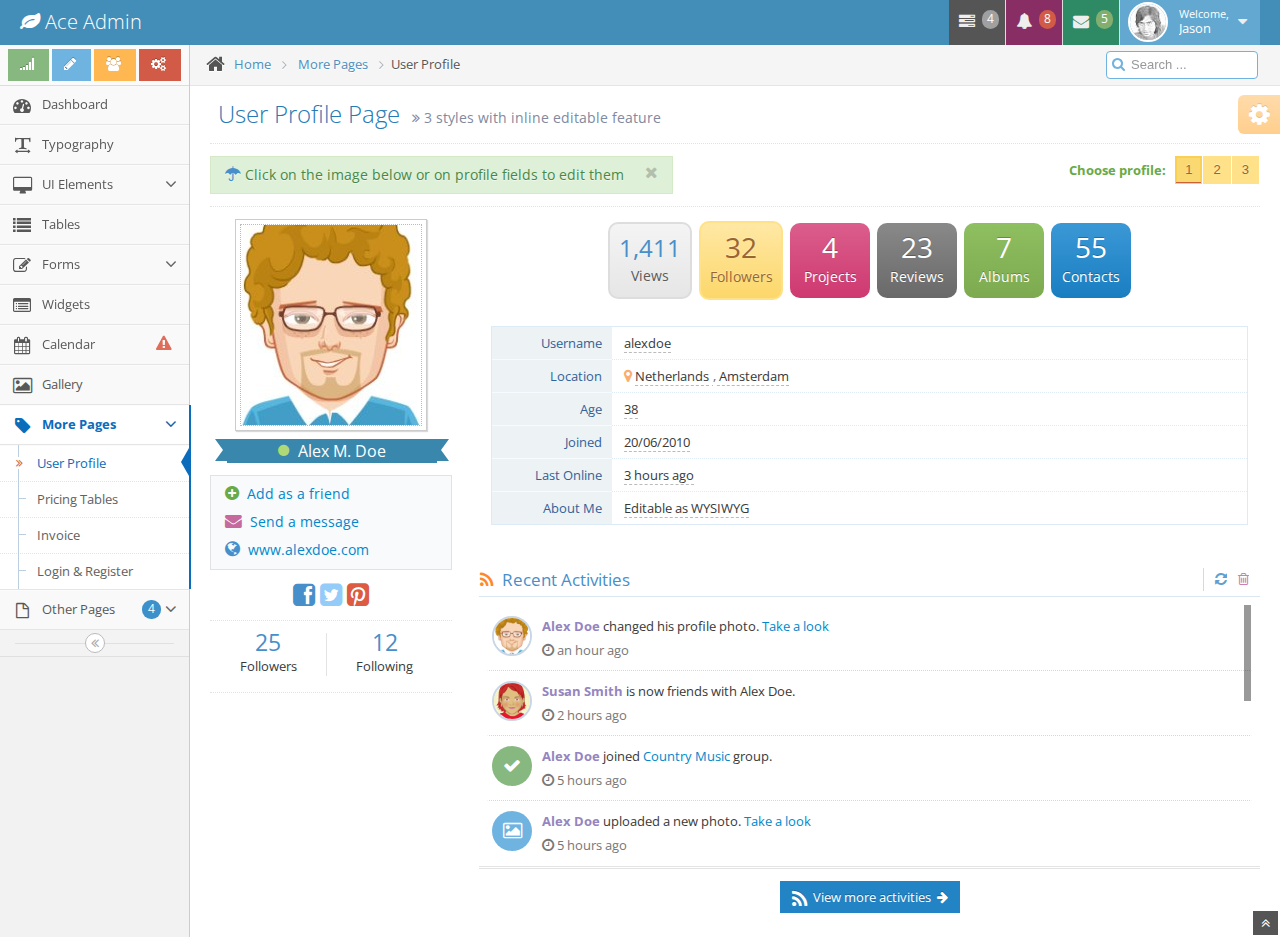
<file: web/demo/profile.html>
<!DOCTYPE html>
<html lang="en">
	<head>
		<meta charset="utf-8" />
		<title>User Profile Page - Ace Admin</title>

		<meta name="description" content="3 styles with inline editable feature" />
		<meta name="viewport" content="width=device-width, initial-scale=1.0" />

		<!--basic styles-->

		<link href="assets/css/bootstrap.min.css" rel="stylesheet" />
		<link href="assets/css/bootstrap-responsive.min.css" rel="stylesheet" />
		<link rel="stylesheet" href="assets/css/font-awesome.min.css" />

		<!--[if IE 7]>
		  <link rel="stylesheet" href="assets/css/font-awesome-ie7.min.css" />
		<![endif]-->

		<!--page specific plugin styles-->

		<link rel="stylesheet" href="assets/css/jquery-ui-1.10.3.custom.min.css" />
		<link rel="stylesheet" href="assets/css/jquery.gritter.css" />
		<link rel="stylesheet" href="assets/css/select2.css" />
		<link rel="stylesheet" href="assets/css/bootstrap-editable.css" />

		<!--fonts-->

		<link rel="stylesheet" href="http://fonts.googleapis.com/css?family=Open+Sans:400,300" />

		<!--ace styles-->

		<link rel="stylesheet" href="assets/css/ace.min.css" />
		<link rel="stylesheet" href="assets/css/ace-responsive.min.css" />
		<link rel="stylesheet" href="assets/css/ace-skins.min.css" />

		<!--[if lte IE 8]>
		  <link rel="stylesheet" href="assets/css/ace-ie.min.css" />
		<![endif]-->

		<!--inline styles related to this page-->
	</head>

	<body>
		<div class="navbar">
			<div class="navbar-inner">
				<div class="container-fluid">
					<a href="#" class="brand">
						<small>
							<i class="icon-leaf"></i>
							Ace Admin
						</small>
					</a><!--/.brand-->

					<ul class="nav ace-nav pull-right">
						<li class="grey">
							<a data-toggle="dropdown" class="dropdown-toggle" href="#">
								<i class="icon-tasks"></i>
								<span class="badge badge-grey">4</span>
							</a>

							<ul class="pull-right dropdown-navbar dropdown-menu dropdown-caret dropdown-closer">
								<li class="nav-header">
									<i class="icon-ok"></i>
									4 Tasks to complete
								</li>

								<li>
									<a href="#">
										<div class="clearfix">
											<span class="pull-left">Software Update</span>
											<span class="pull-right">65%</span>
										</div>

										<div class="progress progress-mini ">
											<div style="width:65%" class="bar"></div>
										</div>
									</a>
								</li>

								<li>
									<a href="#">
										<div class="clearfix">
											<span class="pull-left">Hardware Upgrade</span>
											<span class="pull-right">35%</span>
										</div>

										<div class="progress progress-mini progress-danger">
											<div style="width:35%" class="bar"></div>
										</div>
									</a>
								</li>

								<li>
									<a href="#">
										<div class="clearfix">
											<span class="pull-left">Unit Testing</span>
											<span class="pull-right">15%</span>
										</div>

										<div class="progress progress-mini progress-warning">
											<div style="width:15%" class="bar"></div>
										</div>
									</a>
								</li>

								<li>
									<a href="#">
										<div class="clearfix">
											<span class="pull-left">Bug Fixes</span>
											<span class="pull-right">90%</span>
										</div>

										<div class="progress progress-mini progress-success progress-striped active">
											<div style="width:90%" class="bar"></div>
										</div>
									</a>
								</li>

								<li>
									<a href="#">
										See tasks with details
										<i class="icon-arrow-right"></i>
									</a>
								</li>
							</ul>
						</li>

						<li class="purple">
							<a data-toggle="dropdown" class="dropdown-toggle" href="#">
								<i class="icon-bell-alt icon-animated-bell"></i>
								<span class="badge badge-important">8</span>
							</a>

							<ul class="pull-right dropdown-navbar navbar-pink dropdown-menu dropdown-caret dropdown-closer">
								<li class="nav-header">
									<i class="icon-warning-sign"></i>
									8 Notifications
								</li>

								<li>
									<a href="#">
										<div class="clearfix">
											<span class="pull-left">
												<i class="btn btn-mini no-hover btn-pink icon-comment"></i>
												New Comments
											</span>
											<span class="pull-right badge badge-info">+12</span>
										</div>
									</a>
								</li>

								<li>
									<a href="#">
										<i class="btn btn-mini btn-primary icon-user"></i>
										Bob just signed up as an editor ...
									</a>
								</li>

								<li>
									<a href="#">
										<div class="clearfix">
											<span class="pull-left">
												<i class="btn btn-mini no-hover btn-success icon-shopping-cart"></i>
												New Orders
											</span>
											<span class="pull-right badge badge-success">+8</span>
										</div>
									</a>
								</li>

								<li>
									<a href="#">
										<div class="clearfix">
											<span class="pull-left">
												<i class="btn btn-mini no-hover btn-info icon-twitter"></i>
												Followers
											</span>
											<span class="pull-right badge badge-info">+11</span>
										</div>
									</a>
								</li>

								<li>
									<a href="#">
										See all notifications
										<i class="icon-arrow-right"></i>
									</a>
								</li>
							</ul>
						</li>

						<li class="green">
							<a data-toggle="dropdown" class="dropdown-toggle" href="#">
								<i class="icon-envelope icon-animated-vertical"></i>
								<span class="badge badge-success">5</span>
							</a>

							<ul class="pull-right dropdown-navbar dropdown-menu dropdown-caret dropdown-closer">
								<li class="nav-header">
									<i class="icon-envelope-alt"></i>
									5 Messages
								</li>

								<li>
									<a href="#">
										<img src="assets/avatars/avatar.png" class="msg-photo" alt="Alex's Avatar" />
										<span class="msg-body">
											<span class="msg-title">
												<span class="blue">Alex:</span>
												Ciao sociis natoque penatibus et auctor ...
											</span>

											<span class="msg-time">
												<i class="icon-time"></i>
												<span>a moment ago</span>
											</span>
										</span>
									</a>
								</li>

								<li>
									<a href="#">
										<img src="assets/avatars/avatar3.png" class="msg-photo" alt="Susan's Avatar" />
										<span class="msg-body">
											<span class="msg-title">
												<span class="blue">Susan:</span>
												Vestibulum id ligula porta felis euismod ...
											</span>

											<span class="msg-time">
												<i class="icon-time"></i>
												<span>20 minutes ago</span>
											</span>
										</span>
									</a>
								</li>

								<li>
									<a href="#">
										<img src="assets/avatars/avatar4.png" class="msg-photo" alt="Bob's Avatar" />
										<span class="msg-body">
											<span class="msg-title">
												<span class="blue">Bob:</span>
												Nullam quis risus eget urna mollis ornare ...
											</span>

											<span class="msg-time">
												<i class="icon-time"></i>
												<span>3:15 pm</span>
											</span>
										</span>
									</a>
								</li>

								<li>
									<a href="#">
										See all messages
										<i class="icon-arrow-right"></i>
									</a>
								</li>
							</ul>
						</li>

						<li class="light-blue">
							<a data-toggle="dropdown" href="#" class="dropdown-toggle">
								<img class="nav-user-photo" src="assets/avatars/user.jpg" alt="Jason's Photo" />
								<span class="user-info">
									<small>Welcome,</small>
									Jason
								</span>

								<i class="icon-caret-down"></i>
							</a>

							<ul class="user-menu pull-right dropdown-menu dropdown-yellow dropdown-caret dropdown-closer">
								<li>
									<a href="#">
										<i class="icon-cog"></i>
										Settings
									</a>
								</li>

								<li>
									<a href="#">
										<i class="icon-user"></i>
										Profile
									</a>
								</li>

								<li class="divider"></li>

								<li>
									<a href="#">
										<i class="icon-off"></i>
										Logout
									</a>
								</li>
							</ul>
						</li>
					</ul><!--/.ace-nav-->
				</div><!--/.container-fluid-->
			</div><!--/.navbar-inner-->
		</div>

		<div class="main-container container-fluid">
			<a class="menu-toggler" id="menu-toggler" href="#">
				<span class="menu-text"></span>
			</a>

			<div class="sidebar" id="sidebar">
				<div class="sidebar-shortcuts" id="sidebar-shortcuts">
					<div class="sidebar-shortcuts-large" id="sidebar-shortcuts-large">
						<button class="btn btn-small btn-success">
							<i class="icon-signal"></i>
						</button>

						<button class="btn btn-small btn-info">
							<i class="icon-pencil"></i>
						</button>

						<button class="btn btn-small btn-warning">
							<i class="icon-group"></i>
						</button>

						<button class="btn btn-small btn-danger">
							<i class="icon-cogs"></i>
						</button>
					</div>

					<div class="sidebar-shortcuts-mini" id="sidebar-shortcuts-mini">
						<span class="btn btn-success"></span>

						<span class="btn btn-info"></span>

						<span class="btn btn-warning"></span>

						<span class="btn btn-danger"></span>
					</div>
				</div><!--#sidebar-shortcuts-->

				<ul class="nav nav-list">
					<li>
						<a href="index.html">
							<i class="icon-dashboard"></i>
							<span class="menu-text"> Dashboard </span>
						</a>
					</li>

					<li>
						<a href="typography.html">
							<i class="icon-text-width"></i>
							<span class="menu-text"> Typography </span>
						</a>
					</li>

					<li>
						<a href="#" class="dropdown-toggle">
							<i class="icon-desktop"></i>
							<span class="menu-text"> UI Elements </span>

							<b class="arrow icon-angle-down"></b>
						</a>

						<ul class="submenu">
							<li>
								<a href="elements.html">
									<i class="icon-double-angle-right"></i>
									Elements
								</a>
							</li>

							<li>
								<a href="buttons.html">
									<i class="icon-double-angle-right"></i>
									Buttons &amp; Icons
								</a>
							</li>

							<li>
								<a href="treeview.html">
									<i class="icon-double-angle-right"></i>
									Treeview
								</a>
							</li>

							<li>
								<a href="#" class="dropdown-toggle">
									<i class="icon-double-angle-right"></i>

									Three Level Menu
									<b class="arrow icon-angle-down"></b>
								</a>

								<ul class="submenu">
									<li>
										<a href="#">
											<i class="icon-leaf"></i>
											Item #1
										</a>
									</li>

									<li>
										<a href="#" class="dropdown-toggle">
											<i class="icon-pencil"></i>

											4th level
											<b class="arrow icon-angle-down"></b>
										</a>

										<ul class="submenu">
											<li>
												<a href="#">
													<i class="icon-plus"></i>
													Add Product
												</a>
											</li>

											<li>
												<a href="#">
													<i class="icon-eye-open"></i>
													View Products
												</a>
											</li>
										</ul>
									</li>
								</ul>
							</li>
						</ul>
					</li>

					<li>
						<a href="tables.html">
							<i class="icon-list"></i>
							<span class="menu-text"> Tables </span>
						</a>
					</li>

					<li>
						<a href="#" class="dropdown-toggle">
							<i class="icon-edit"></i>
							<span class="menu-text"> Forms </span>

							<b class="arrow icon-angle-down"></b>
						</a>

						<ul class="submenu">
							<li>
								<a href="form-elements.html">
									<i class="icon-double-angle-right"></i>
									Form Elements
								</a>
							</li>

							<li>
								<a href="form-wizard.html">
									<i class="icon-double-angle-right"></i>
									Wizard &amp; Validation
								</a>
							</li>

							<li>
								<a href="wysiwyg.html">
									<i class="icon-double-angle-right"></i>
									Wysiwyg &amp; Markdown
								</a>
							</li>
						</ul>
					</li>

					<li>
						<a href="widgets.html">
							<i class="icon-list-alt"></i>
							<span class="menu-text"> Widgets </span>
						</a>
					</li>

					<li>
						<a href="calendar.html">
							<i class="icon-calendar"></i>

							<span class="menu-text">
								Calendar
								<span class="badge badge-transparent tooltip-error" title="2&nbsp;Important&nbsp;Events">
									<i class="icon-warning-sign red bigger-130"></i>
								</span>
							</span>
						</a>
					</li>

					<li>
						<a href="gallery.html">
							<i class="icon-picture"></i>
							<span class="menu-text"> Gallery </span>
						</a>
					</li>

					<li class="active open">
						<a href="#" class="dropdown-toggle">
							<i class="icon-tag"></i>
							<span class="menu-text"> More Pages </span>

							<b class="arrow icon-angle-down"></b>
						</a>

						<ul class="submenu">
							<li class="active">
								<a href="profile.html">
									<i class="icon-double-angle-right"></i>
									User Profile
								</a>
							</li>

							<li>
								<a href="pricing.html">
									<i class="icon-double-angle-right"></i>
									Pricing Tables
								</a>
							</li>

							<li>
								<a href="invoice.html">
									<i class="icon-double-angle-right"></i>
									Invoice
								</a>
							</li>

							<li>
								<a href="login.html">
									<i class="icon-double-angle-right"></i>
									Login &amp; Register
								</a>
							</li>
						</ul>
					</li>

					<li>
						<a href="#" class="dropdown-toggle">
							<i class="icon-file-alt"></i>

							<span class="menu-text">
								Other Pages
								<span class="badge badge-primary ">4</span>
							</span>

							<b class="arrow icon-angle-down"></b>
						</a>

						<ul class="submenu">
							<li>
								<a href="error-404.html">
									<i class="icon-double-angle-right"></i>
									Error 404
								</a>
							</li>

							<li>
								<a href="error-500.html">
									<i class="icon-double-angle-right"></i>
									Error 500
								</a>
							</li>

							<li>
								<a href="grid.html">
									<i class="icon-double-angle-right"></i>
									Grid
								</a>
							</li>

							<li>
								<a href="blank.html">
									<i class="icon-double-angle-right"></i>
									Blank Page
								</a>
							</li>
						</ul>
					</li>
				</ul><!--/.nav-list-->

				<div class="sidebar-collapse" id="sidebar-collapse">
					<i class="icon-double-angle-left"></i>
				</div>
			</div>

			<div class="main-content">
				<div class="breadcrumbs" id="breadcrumbs">
					<ul class="breadcrumb">
						<li>
							<i class="icon-home home-icon"></i>
							<a href="#">Home</a>

							<span class="divider">
								<i class="icon-angle-right arrow-icon"></i>
							</span>
						</li>

						<li>
							<a href="#">More Pages</a>

							<span class="divider">
								<i class="icon-angle-right arrow-icon"></i>
							</span>
						</li>
						<li class="active">User Profile</li>
					</ul><!--.breadcrumb-->

					<div class="nav-search" id="nav-search">
						<form class="form-search">
							<span class="input-icon">
								<input type="text" placeholder="Search ..." class="input-small nav-search-input" id="nav-search-input" autocomplete="off" />
								<i class="icon-search nav-search-icon"></i>
							</span>
						</form>
					</div><!--#nav-search-->
				</div>

				<div class="page-content">
					<div class="page-header position-relative">
						<h1>
							User Profile Page
							<small>
								<i class="icon-double-angle-right"></i>
								3 styles with inline editable feature
							</small>
						</h1>
					</div><!--/.page-header-->

					<div class="row-fluid">
						<div class="span12">
							<!--PAGE CONTENT BEGINS-->

							<div class="clearfix">
								<div class="pull-left alert alert-success inline no-margin">
									<button type="button" class="close" data-dismiss="alert">
										<i class="icon-remove"></i>
									</button>

									<i class="icon-umbrella bigger-120 blue"></i>
									Click on the image below or on profile fields to edit them
								</div>

								<div class="pull-right">
									<span class="green middle bolder">Choose profile: &nbsp;</span>

									<div class="btn-toolbar inline middle no-margin">
										<div data-toggle="buttons-radio" class="btn-group no-margin">
											<button class="btn btn-small btn-yellow active">
												<span class="bigger-110">1</span>
											</button>

											<button class="btn btn-small btn-yellow">
												<span class="bigger-110">2</span>
											</button>

											<button class="btn btn-small btn-yellow">
												<span class="bigger-110">3</span>
											</button>
										</div>
									</div>
								</div>
							</div>

							<div class="hr dotted"></div>

							<div>
								<div id="user-profile-1" class="user-profile row-fluid">
									<div class="span3 center">
										<div>
											<span class="profile-picture">
												<img id="avatar" class="editable" alt="Alex's Avatar" src="assets/avatars/profile-pic.jpg" />
											</span>

											<div class="space-4"></div>

											<div class="width-80 label label-info label-large arrowed-in arrowed-in-right">
												<div class="inline position-relative">
													<a href="#" class="user-title-label dropdown-toggle" data-toggle="dropdown">
														<i class="icon-circle light-green middle"></i>
														&nbsp;
														<span class="white middle bigger-120">Alex M. Doe</span>
													</a>

													<ul class="align-left dropdown-menu dropdown-caret dropdown-lighter">
														<li class="nav-header"> Change Status </li>

														<li>
															<a href="#">
																<i class="icon-circle green"></i>
																&nbsp;
																<span class="green">Available</span>
															</a>
														</li>

														<li>
															<a href="#">
																<i class="icon-circle red"></i>
																&nbsp;
																<span class="red">Busy</span>
															</a>
														</li>

														<li>
															<a href="#">
																<i class="icon-circle grey"></i>
																&nbsp;
																<span class="grey">Invisible</span>
															</a>
														</li>
													</ul>
												</div>
											</div>
										</div>

										<div class="space-6"></div>

										<div class="profile-contact-info">
											<div class="profile-contact-links align-left">
												<a class="btn btn-link" href="#">
													<i class="icon-plus-sign bigger-120 green"></i>
													Add as a friend
												</a>

												<a class="btn btn-link" href="#">
													<i class="icon-envelope bigger-120 pink"></i>
													Send a message
												</a>

												<a class="btn btn-link" href="#">
													<i class="icon-globe bigger-125 blue"></i>
													www.alexdoe.com
												</a>
											</div>

											<div class="space-6"></div>

											<div class="profile-social-links center">
												<a href="#" class="tooltip-info" title="" data-original-title="Visit my Facebook">
													<i class="middle icon-facebook-sign icon-2x blue"></i>
												</a>

												<a href="#" class="tooltip-info" title="" data-original-title="Visit my Twitter">
													<i class="middle icon-twitter-sign icon-2x light-blue"></i>
												</a>

												<a href="#" class="tooltip-error" title="" data-original-title="Visit my Pinterest">
													<i class="middle icon-pinterest-sign icon-2x red"></i>
												</a>
											</div>
										</div>

										<div class="hr hr12 dotted"></div>

										<div class="clearfix">
											<div class="grid2">
												<span class="bigger-175 blue">25</span>

												<br />
												Followers
											</div>

											<div class="grid2">
												<span class="bigger-175 blue">12</span>

												<br />
												Following
											</div>
										</div>

										<div class="hr hr16 dotted"></div>
									</div>

									<div class="span9">
										<div class="center">
											<span class="btn btn-app btn-small btn-light no-hover">
												<span class="bigger-150 blue"> 1,411 </span>

												<br />
												<span class="smaller-90"> Views </span>
											</span>

											<span class="btn btn-app btn-small btn-yellow no-hover">
												<span class="bigger-175"> 32 </span>

												<br />
												<span class="smaller-90"> Followers </span>
											</span>

											<span class="btn btn-app btn-small btn-pink no-hover">
												<span class="bigger-175"> 4 </span>

												<br />
												<span class="smaller-90"> Projects </span>
											</span>

											<span class="btn btn-app btn-small btn-grey no-hover">
												<span class="bigger-175"> 23 </span>

												<br />
												<span class="smaller-90"> Reviews </span>
											</span>

											<span class="btn btn-app btn-small btn-success no-hover">
												<span class="bigger-175"> 7 </span>

												<br />
												<span class="smaller-90"> Albums </span>
											</span>

											<span class="btn btn-app btn-small btn-primary no-hover">
												<span class="bigger-175"> 55 </span>

												<br />
												<span class="smaller-90"> Contacts </span>
											</span>
										</div>

										<div class="space-12"></div>

										<div class="profile-user-info profile-user-info-striped">
											<div class="profile-info-row">
												<div class="profile-info-name"> Username </div>

												<div class="profile-info-value">
													<span class="editable" id="username">alexdoe</span>
												</div>
											</div>

											<div class="profile-info-row">
												<div class="profile-info-name"> Location </div>

												<div class="profile-info-value">
													<i class="icon-map-marker light-orange bigger-110"></i>
													<span class="editable" id="country">Netherlands</span>
													<span class="editable" id="city">Amsterdam</span>
												</div>
											</div>

											<div class="profile-info-row">
												<div class="profile-info-name"> Age </div>

												<div class="profile-info-value">
													<span class="editable" id="age">38</span>
												</div>
											</div>

											<div class="profile-info-row">
												<div class="profile-info-name"> Joined </div>

												<div class="profile-info-value">
													<span class="editable" id="signup">20/06/2010</span>
												</div>
											</div>

											<div class="profile-info-row">
												<div class="profile-info-name"> Last Online </div>

												<div class="profile-info-value">
													<span class="editable" id="login">3 hours ago</span>
												</div>
											</div>

											<div class="profile-info-row">
												<div class="profile-info-name"> About Me </div>

												<div class="profile-info-value">
													<span class="editable" id="about">Editable as WYSIWYG</span>
												</div>
											</div>
										</div>

										<div class="space-20"></div>

										<div class="widget-box transparent">
											<div class="widget-header widget-header-small">
												<h4 class="blue smaller">
													<i class="icon-rss orange"></i>
													Recent Activities
												</h4>

												<div class="widget-toolbar action-buttons">
													<a href="#" data-action="reload">
														<i class="icon-refresh blue"></i>
													</a>

													&nbsp;
													<a href="#" class="pink">
														<i class="icon-trash"></i>
													</a>
												</div>
											</div>

											<div class="widget-body">
												<div class="widget-main padding-8">
													<div id="profile-feed-1" class="profile-feed">
														<div class="profile-activity clearfix">
															<div>
																<img class="pull-left" alt="Alex Doe's avatar" src="assets/avatars/avatar5.png" />
																<a class="user" href="#"> Alex Doe </a>
																changed his profile photo.
																<a href="#">Take a look</a>

																<div class="time">
																	<i class="icon-time bigger-110"></i>
																	an hour ago
																</div>
															</div>

															<div class="tools action-buttons">
																<a href="#" class="blue">
																	<i class="icon-pencil bigger-125"></i>
																</a>

																<a href="#" class="red">
																	<i class="icon-remove bigger-125"></i>
																</a>
															</div>
														</div>

														<div class="profile-activity clearfix">
															<div>
																<img class="pull-left" alt="Susan Smith's avatar" src="assets/avatars/avatar1.png" />
																<a class="user" href="#"> Susan Smith </a>

																is now friends with Alex Doe.
																<div class="time">
																	<i class="icon-time bigger-110"></i>
																	2 hours ago
																</div>
															</div>

															<div class="tools action-buttons">
																<a href="#" class="blue">
																	<i class="icon-pencil bigger-125"></i>
																</a>

																<a href="#" class="red">
																	<i class="icon-remove bigger-125"></i>
																</a>
															</div>
														</div>

														<div class="profile-activity clearfix">
															<div>
																<i class="pull-left thumbicon icon-ok btn-success no-hover"></i>
																<a class="user" href="#"> Alex Doe </a>
																joined
																<a href="#">Country Music</a>

																group.
																<div class="time">
																	<i class="icon-time bigger-110"></i>
																	5 hours ago
																</div>
															</div>

															<div class="tools action-buttons">
																<a href="#" class="blue">
																	<i class="icon-pencil bigger-125"></i>
																</a>

																<a href="#" class="red">
																	<i class="icon-remove bigger-125"></i>
																</a>
															</div>
														</div>

														<div class="profile-activity clearfix">
															<div>
																<i class="pull-left thumbicon icon-picture btn-info no-hover"></i>
																<a class="user" href="#"> Alex Doe </a>
																uploaded a new photo.
																<a href="#">Take a look</a>

																<div class="time">
																	<i class="icon-time bigger-110"></i>
																	5 hours ago
																</div>
															</div>

															<div class="tools action-buttons">
																<a href="#" class="blue">
																	<i class="icon-pencil bigger-125"></i>
																</a>

																<a href="#" class="red">
																	<i class="icon-remove bigger-125"></i>
																</a>
															</div>
														</div>

														<div class="profile-activity clearfix">
															<div>
																<img class="pull-left" alt="David Palms's avatar" src="assets/avatars/avatar4.png" />
																<a class="user" href="#"> David Palms </a>

																left a comment on Alex's wall.
																<div class="time">
																	<i class="icon-time bigger-110"></i>
																	8 hours ago
																</div>
															</div>

															<div class="tools action-buttons">
																<a href="#" class="blue">
																	<i class="icon-pencil bigger-125"></i>
																</a>

																<a href="#" class="red">
																	<i class="icon-remove bigger-125"></i>
																</a>
															</div>
														</div>

														<div class="profile-activity clearfix">
															<div>
																<i class="pull-left thumbicon icon-edit btn-pink no-hover"></i>
																<a class="user" href="#"> Alex Doe </a>
																published a new blog post.
																<a href="#">Read now</a>

																<div class="time">
																	<i class="icon-time bigger-110"></i>
																	11 hours ago
																</div>
															</div>

															<div class="tools action-buttons">
																<a href="#" class="blue">
																	<i class="icon-pencil bigger-125"></i>
																</a>

																<a href="#" class="red">
																	<i class="icon-remove bigger-125"></i>
																</a>
															</div>
														</div>

														<div class="profile-activity clearfix">
															<div>
																<img class="pull-left" alt="Alex Doe's avatar" src="assets/avatars/avatar5.png" />
																<a class="user" href="#"> Alex Doe </a>

																upgraded his skills.
																<div class="time">
																	<i class="icon-time bigger-110"></i>
																	12 hours ago
																</div>
															</div>

															<div class="tools action-buttons">
																<a href="#" class="blue">
																	<i class="icon-pencil bigger-125"></i>
																</a>

																<a href="#" class="red">
																	<i class="icon-remove bigger-125"></i>
																</a>
															</div>
														</div>

														<div class="profile-activity clearfix">
															<div>
																<i class="pull-left thumbicon icon-key btn-info no-hover"></i>
																<a class="user" href="#"> Alex Doe </a>

																logged in.
																<div class="time">
																	<i class="icon-time bigger-110"></i>
																	12 hours ago
																</div>
															</div>

															<div class="tools action-buttons">
																<a href="#" class="blue">
																	<i class="icon-pencil bigger-125"></i>
																</a>

																<a href="#" class="red">
																	<i class="icon-remove bigger-125"></i>
																</a>
															</div>
														</div>

														<div class="profile-activity clearfix">
															<div>
																<i class="pull-left thumbicon icon-off btn-inverse no-hover"></i>
																<a class="user" href="#"> Alex Doe </a>

																logged out.
																<div class="time">
																	<i class="icon-time bigger-110"></i>
																	16 hours ago
																</div>
															</div>

															<div class="tools action-buttons">
																<a href="#" class="blue">
																	<i class="icon-pencil bigger-125"></i>
																</a>

																<a href="#" class="red">
																	<i class="icon-remove bigger-125"></i>
																</a>
															</div>
														</div>

														<div class="profile-activity clearfix">
															<div>
																<i class="pull-left thumbicon icon-key btn-info no-hover"></i>
																<a class="user" href="#"> Alex Doe </a>

																logged in.
																<div class="time">
																	<i class="icon-time bigger-110"></i>
																	16 hours ago
																</div>
															</div>

															<div class="tools action-buttons">
																<a href="#" class="blue">
																	<i class="icon-pencil bigger-125"></i>
																</a>

																<a href="#" class="red">
																	<i class="icon-remove bigger-125"></i>
																</a>
															</div>
														</div>
													</div>
												</div>
											</div>
										</div>

										<div class="hr hr2 hr-double"></div>

										<div class="space-6"></div>

										<div class="center">
											<a href="#" class="btn btn-small btn-primary">
												<i class="icon-rss bigger-150 middle"></i>

												View more activities
												<i class="icon-on-right icon-arrow-right"></i>
											</a>
										</div>
									</div>
								</div>
							</div>

							<div class="hide">
								<div id="user-profile-2" class="user-profile row-fluid">
									<div class="tabbable">
										<ul class="nav nav-tabs padding-18">
											<li class="active">
												<a data-toggle="tab" href="#home">
													<i class="green icon-user bigger-120"></i>
													Profile
												</a>
											</li>

											<li>
												<a data-toggle="tab" href="#feed">
													<i class="orange icon-rss bigger-120"></i>
													Activity Feed
												</a>
											</li>

											<li>
												<a data-toggle="tab" href="#friends">
													<i class="blue icon-group bigger-120"></i>
													Friends
												</a>
											</li>

											<li>
												<a data-toggle="tab" href="#pictures">
													<i class="pink icon-picture bigger-120"></i>
													Pictures
												</a>
											</li>
										</ul>

										<div class="tab-content no-border padding-24">
											<div id="home" class="tab-pane in active">
												<div class="row-fluid">
													<div class="span3 center">
														<span class="profile-picture">
															<img class="editable" alt="Alex's Avatar" id="avatar2" src="assets/avatars/profile-pic.jpg" />
														</span>

														<div class="space space-4"></div>

														<a href="#" class="btn btn-small btn-block btn-success">
															<i class="icon-plus-sign bigger-110"></i>
															Add as a friend
														</a>

														<a href="#" class="btn btn-small btn-block btn-primary">
															<i class="icon-envelope-alt"></i>
															Send a message
														</a>
													</div><!--/span-->

													<div class="span9">
														<h4 class="blue">
															<span class="middle">Alex M. Doe</span>

															<span class="label label-purple arrowed-in-right">
																<i class="icon-circle smaller-80"></i>
																online
															</span>
														</h4>

														<div class="profile-user-info">
															<div class="profile-info-row">
																<div class="profile-info-name"> Username </div>

																<div class="profile-info-value">
																	<span>alexdoe</span>
																</div>
															</div>

															<div class="profile-info-row">
																<div class="profile-info-name"> Location </div>

																<div class="profile-info-value">
																	<i class="icon-map-marker light-orange bigger-110"></i>
																	<span>Netherlands</span>
																	<span>Amsterdam</span>
																</div>
															</div>

															<div class="profile-info-row">
																<div class="profile-info-name"> Age </div>

																<div class="profile-info-value">
																	<span>38</span>
																</div>
															</div>

															<div class="profile-info-row">
																<div class="profile-info-name"> Joined </div>

																<div class="profile-info-value">
																	<span>20/06/2010</span>
																</div>
															</div>

															<div class="profile-info-row">
																<div class="profile-info-name"> Last Online </div>

																<div class="profile-info-value">
																	<span>3 hours ago</span>
																</div>
															</div>
														</div>

														<div class="hr hr-8 dotted"></div>

														<div class="profile-user-info">
															<div class="profile-info-row">
																<div class="profile-info-name"> Website </div>

																<div class="profile-info-value">
																	<a href="#" target="_blank">www.alexdoe.com</a>
																</div>
															</div>

															<div class="profile-info-row">
																<div class="profile-info-name">
																	<i class="middle icon-facebook-sign bigger-150 blue"></i>
																</div>

																<div class="profile-info-value">
																	<a href="#">Find me on Facebook</a>
																</div>
															</div>

															<div class="profile-info-row">
																<div class="profile-info-name">
																	<i class="middle icon-twitter-sign bigger-150 light-blue"></i>
																</div>

																<div class="profile-info-value">
																	<a href="#">Follow me on Twitter</a>
																</div>
															</div>
														</div>
													</div><!--/span-->
												</div><!--/row-fluid-->

												<div class="space-20"></div>

												<div class="row-fluid">
													<div class="span6">
														<div class="widget-box transparent">
															<div class="widget-header widget-header-small">
																<h4 class="smaller">
																	<i class="icon-check bigger-110"></i>
																	Little About Me
																</h4>
															</div>

															<div class="widget-body">
																<div class="widget-main">
																	<p>
																		My job is mostly lorem ipsuming and dolor sit ameting as long as consectetur adipiscing elit.
																	</p>
																	<p>
																		Sometimes quisque commodo massa gets in the way and sed ipsum porttitor facilisis.
																	</p>
																	<p>
																		The best thing about my job is that vestibulum id ligula porta felis euismod and nullam quis risus eget urna mollis ornare.
																	</p>
																	<p>
																		Thanks for visiting my profile.
																	</p>
																</div>
															</div>
														</div>
													</div>

													<div class="span6">
														<div class="widget-box transparent">
															<div class="widget-header widget-header-small header-color-blue2">
																<h4 class="smaller">
																	<i class="icon-lightbulb bigger-120"></i>
																	My Skills
																</h4>
															</div>

															<div class="widget-body">
																<div class="widget-main padding-16">
																	<div class="row-fluid">
																		<div class="grid3 center">
																			<div class="easy-pie-chart percentage" data-percent="45" data-color="#CA5952">
																				<span class="percent">45</span>
																				%
																			</div>

																			<div class="space-2"></div>
																			Graphic Design
																		</div>

																		<div class="grid3 center">
																			<div class="center easy-pie-chart percentage" data-percent="90" data-color="#59A84B">
																				<span class="percent">90</span>
																				%
																			</div>

																			<div class="space-2"></div>
																			HTML5 & CSS3
																		</div>

																		<div class="grid3 center">
																			<div class="center easy-pie-chart percentage" data-percent="80" data-color="#9585BF">
																				<span class="percent">80</span>
																				%
																			</div>

																			<div class="space-2"></div>
																			Javascript/jQuery
																		</div>
																	</div>

																	<div class="hr hr-16"></div>

																	<div class="profile-skills">
																		<div class="progress">
																			<div class="bar" style="width:80%">
																				<span class="pull-left">HTML5 & CSS3</span>
																				<span class="pull-right">80%</span>
																			</div>
																		</div>

																		<div class="progress progress-success">
																			<div class="bar" style="width:72%">
																				<span class="pull-left">Javascript & jQuery</span>

																				<span class="pull-right">72%</span>
																			</div>
																		</div>

																		<div class="progress progress-purple">
																			<div class="bar" style="width:70%">
																				<span class="pull-left">PHP & MySQL</span>

																				<span class="pull-right">70%</span>
																			</div>
																		</div>

																		<div class="progress progress-warning">
																			<div class="bar" style="width:50%">
																				<span class="pull-left">Wordpress</span>

																				<span class="pull-right">50%</span>
																			</div>
																		</div>

																		<div class="progress progress-danger">
																			<div class="bar" style="width:35%">
																				<span class="pull-left">Photoshop</span>

																				<span class="pull-right">35%</span>
																			</div>
																		</div>
																	</div>
																</div>
															</div>
														</div>
													</div>
												</div>
											</div><!--#home-->

											<div id="feed" class="tab-pane">
												<div class="profile-feed row-fluid">
													<div class="span6">
														<div class="profile-activity clearfix">
															<div>
																<img class="pull-left" alt="Alex Doe's avatar" src="assets/avatars/avatar5.png" />
																<a class="user" href="#"> Alex Doe </a>
																changed his profile photo.
																<a href="#">Take a look</a>

																<div class="time">
																	<i class="icon-time bigger-110"></i>
																	an hour ago
																</div>
															</div>

															<div class="tools action-buttons">
																<a href="#" class="blue">
																	<i class="icon-pencil bigger-125"></i>
																</a>

																<a href="#" class="red">
																	<i class="icon-remove bigger-125"></i>
																</a>
															</div>
														</div>

														<div class="profile-activity clearfix">
															<div>
																<img class="pull-left" alt="Susan Smith's avatar" src="assets/avatars/avatar1.png" />
																<a class="user" href="#"> Susan Smith </a>

																is now friends with Alex Doe.
																<div class="time">
																	<i class="icon-time bigger-110"></i>
																	2 hours ago
																</div>
															</div>

															<div class="tools action-buttons">
																<a href="#" class="blue">
																	<i class="icon-pencil bigger-125"></i>
																</a>

																<a href="#" class="red">
																	<i class="icon-remove bigger-125"></i>
																</a>
															</div>
														</div>

														<div class="profile-activity clearfix">
															<div>
																<i class="pull-left thumbicon icon-ok btn-success no-hover"></i>
																<a class="user" href="#"> Alex Doe </a>
																joined
																<a href="#">Country Music</a>

																group.
																<div class="time">
																	<i class="icon-time bigger-110"></i>
																	5 hours ago
																</div>
															</div>

															<div class="tools action-buttons">
																<a href="#" class="blue">
																	<i class="icon-pencil bigger-125"></i>
																</a>

																<a href="#" class="red">
																	<i class="icon-remove bigger-125"></i>
																</a>
															</div>
														</div>

														<div class="profile-activity clearfix">
															<div>
																<i class="pull-left thumbicon icon-picture btn-info no-hover"></i>
																<a class="user" href="#"> Alex Doe </a>
																uploaded a new photo.
																<a href="#">Take a look</a>

																<div class="time">
																	<i class="icon-time bigger-110"></i>
																	5 hours ago
																</div>
															</div>

															<div class="tools action-buttons">
																<a href="#" class="blue">
																	<i class="icon-pencil bigger-125"></i>
																</a>

																<a href="#" class="red">
																	<i class="icon-remove bigger-125"></i>
																</a>
															</div>
														</div>

														<div class="profile-activity clearfix">
															<div>
																<img class="pull-left" alt="David Palms's avatar" src="assets/avatars/avatar4.png" />
																<a class="user" href="#"> David Palms </a>

																left a comment on Alex's wall.
																<div class="time">
																	<i class="icon-time bigger-110"></i>
																	8 hours ago
																</div>
															</div>

															<div class="tools action-buttons">
																<a href="#" class="blue">
																	<i class="icon-pencil bigger-125"></i>
																</a>

																<a href="#" class="red">
																	<i class="icon-remove bigger-125"></i>
																</a>
															</div>
														</div>
													</div><!--/span-->

													<div class="span6">
														<div class="profile-activity clearfix">
															<div>
																<i class="pull-left thumbicon icon-edit btn-pink no-hover"></i>
																<a class="user" href="#"> Alex Doe </a>
																published a new blog post.
																<a href="#">Read now</a>

																<div class="time">
																	<i class="icon-time bigger-110"></i>
																	11 hours ago
																</div>
															</div>

															<div class="tools action-buttons">
																<a href="#" class="blue">
																	<i class="icon-pencil bigger-125"></i>
																</a>

																<a href="#" class="red">
																	<i class="icon-remove bigger-125"></i>
																</a>
															</div>
														</div>

														<div class="profile-activity clearfix">
															<div>
																<img class="pull-left" alt="Alex Doe's avatar" src="assets/avatars/avatar5.png" />
																<a class="user" href="#"> Alex Doe </a>

																upgraded his skills.
																<div class="time">
																	<i class="icon-time bigger-110"></i>
																	12 hours ago
																</div>
															</div>

															<div class="tools action-buttons">
																<a href="#" class="blue">
																	<i class="icon-pencil bigger-125"></i>
																</a>

																<a href="#" class="red">
																	<i class="icon-remove bigger-125"></i>
																</a>
															</div>
														</div>

														<div class="profile-activity clearfix">
															<div>
																<i class="pull-left thumbicon icon-key btn-info no-hover"></i>
																<a class="user" href="#"> Alex Doe </a>

																logged in.
																<div class="time">
																	<i class="icon-time bigger-110"></i>
																	12 hours ago
																</div>
															</div>

															<div class="tools action-buttons">
																<a href="#" class="blue">
																	<i class="icon-pencil bigger-125"></i>
																</a>

																<a href="#" class="red">
																	<i class="icon-remove bigger-125"></i>
																</a>
															</div>
														</div>

														<div class="profile-activity clearfix">
															<div>
																<i class="pull-left thumbicon icon-off btn-inverse no-hover"></i>
																<a class="user" href="#"> Alex Doe </a>

																logged out.
																<div class="time">
																	<i class="icon-time bigger-110"></i>
																	16 hours ago
																</div>
															</div>

															<div class="tools action-buttons">
																<a href="#" class="blue">
																	<i class="icon-pencil bigger-125"></i>
																</a>

																<a href="#" class="red">
																	<i class="icon-remove bigger-125"></i>
																</a>
															</div>
														</div>

														<div class="profile-activity clearfix">
															<div>
																<i class="pull-left thumbicon icon-key btn-info no-hover"></i>
																<a class="user" href="#"> Alex Doe </a>

																logged in.
																<div class="time">
																	<i class="icon-time bigger-110"></i>
																	16 hours ago
																</div>
															</div>

															<div class="tools action-buttons">
																<a href="#" class="blue">
																	<i class="icon-pencil bigger-125"></i>
																</a>

																<a href="#" class="red">
																	<i class="icon-remove bigger-125"></i>
																</a>
															</div>
														</div>
													</div><!--/span-->
												</div><!--/row-->

												<div class="space-12"></div>

												<div class="center">
													<a href="#" class="btn btn-small btn-primary">
														<i class="icon-rss bigger-150 middle"></i>

														View more activities
														<i class="icon-on-right icon-arrow-right"></i>
													</a>
												</div>
											</div><!--/#feed-->

											<div id="friends" class="tab-pane">
												<div class="profile-users clearfix">
													<div class="itemdiv memberdiv">
														<div class="inline position-relative">
															<div class="user">
																<a href="#">
																	<img src="assets/avatars/avatar4.png" alt="Bob Doe's avatar" />
																</a>
															</div>

															<div class="body">
																<div class="name">
																	<a href="#">
																		<span class="user-status status-online"></span>
																		Bob Doe
																	</a>
																</div>
															</div>

															<div class="popover">
																<div class="arrow"></div>

																<div class="popover-content">
																	<div class="bolder">Content Editor</div>

																	<div class="time">
																		<i class="icon-time middle bigger-120 orange"></i>
																		<span class="green"> 20 mins ago </span>
																	</div>

																	<div class="hr dotted hr-8"></div>

																	<div class="tools action-buttons">
																		<a href="#">
																			<i class="icon-facebook-sign blue bigger-150"></i>
																		</a>

																		<a href="#">
																			<i class="icon-twitter-sign light-blue bigger-150"></i>
																		</a>

																		<a href="#">
																			<i class="icon-google-plus-sign red bigger-150"></i>
																		</a>
																	</div>
																</div>
															</div>
														</div>
													</div>

													<div class="itemdiv memberdiv">
														<div class="inline position-relative">
															<div class="user">
																<a href="#">
																	<img src="assets/avatars/avatar1.png" alt="Rose Doe's avatar" />
																</a>
															</div>

															<div class="body">
																<div class="name">
																	<a href="#">
																		<span class="user-status status-offline"></span>
																		Rose Doe
																	</a>
																</div>
															</div>

															<div class="popover">
																<div class="arrow"></div>

																<div class="popover-content">
																	<div class="bolder">Graphic Designer</div>

																	<div class="time">
																		<i class="icon-time middle bigger-120 grey"></i>
																		<span class="grey"> 30 min ago </span>
																	</div>

																	<div class="hr dotted hr-8"></div>

																	<div class="tools action-buttons">
																		<a href="#">
																			<i class="icon-facebook-sign blue bigger-150"></i>
																		</a>

																		<a href="#">
																			<i class="icon-twitter-sign light-blue bigger-150"></i>
																		</a>

																		<a href="#">
																			<i class="icon-google-plus-sign red bigger-150"></i>
																		</a>
																	</div>
																</div>
															</div>
														</div>
													</div>

													<div class="itemdiv memberdiv">
														<div class="inline position-relative">
															<div class="user">
																<a href="#">
																	<img src="assets/avatars/avatar.png" alt="Jim Doe's avatar" />
																</a>
															</div>

															<div class="body">
																<div class="name">
																	<a href="#">
																		<span class="user-status status-busy"></span>
																		Jim Doe
																	</a>
																</div>
															</div>

															<div class="popover">
																<div class="arrow"></div>

																<div class="popover-content">
																	<div class="bolder">SEO &amp; Advertising</div>

																	<div class="time">
																		<i class="icon-time middle bigger-120 red"></i>
																		<span class="grey"> 1 hour ago </span>
																	</div>

																	<div class="hr dotted hr-8"></div>

																	<div class="tools action-buttons">
																		<a href="#">
																			<i class="icon-facebook-sign blue bigger-150"></i>
																		</a>

																		<a href="#">
																			<i class="icon-twitter-sign light-blue bigger-150"></i>
																		</a>

																		<a href="#">
																			<i class="icon-google-plus-sign red bigger-150"></i>
																		</a>
																	</div>
																</div>
															</div>
														</div>
													</div>

													<div class="itemdiv memberdiv">
														<div class="inline position-relative">
															<div class="user">
																<a href="#">
																	<img src="assets/avatars/avatar5.png" alt="Alex Doe's avatar" />
																</a>
															</div>

															<div class="body">
																<div class="name">
																	<a href="#">
																		<span class="user-status status-idle"></span>
																		Alex Doe
																	</a>
																</div>
															</div>

															<div class="popover">
																<div class="arrow"></div>

																<div class="popover-content">
																	<div class="bolder">Marketing</div>

																	<div class="time">
																		<i class="icon-time middle bigger-120 orange"></i>
																		<span class=""> 40 minutes idle </span>
																	</div>

																	<div class="hr dotted hr-8"></div>

																	<div class="tools action-buttons">
																		<a href="#">
																			<i class="icon-facebook-sign blue bigger-150"></i>
																		</a>

																		<a href="#">
																			<i class="icon-twitter-sign light-blue bigger-150"></i>
																		</a>

																		<a href="#">
																			<i class="icon-google-plus-sign red bigger-150"></i>
																		</a>
																	</div>
																</div>
															</div>
														</div>
													</div>

													<div class="itemdiv memberdiv">
														<div class="inline position-relative">
															<div class="user">
																<a href="#">
																	<img src="assets/avatars/avatar2.png" alt="Phil Doe's avatar" />
																</a>
															</div>

															<div class="body">
																<div class="name">
																	<a href="#">
																		<span class="user-status status-online"></span>
																		Phil Doe
																	</a>
																</div>
															</div>

															<div class="popover">
																<div class="arrow"></div>

																<div class="popover-content">
																	<div class="bolder">Public Relations</div>

																	<div class="time">
																		<i class="icon-time middle bigger-120 orange"></i>
																		<span class="green"> 2 hours ago </span>
																	</div>

																	<div class="hr dotted hr-8"></div>

																	<div class="tools action-buttons">
																		<a href="#">
																			<i class="icon-facebook-sign blue bigger-150"></i>
																		</a>

																		<a href="#">
																			<i class="icon-twitter-sign light-blue bigger-150"></i>
																		</a>

																		<a href="#">
																			<i class="icon-google-plus-sign red bigger-150"></i>
																		</a>
																	</div>
																</div>
															</div>
														</div>
													</div>

													<div class="itemdiv memberdiv">
														<div class="inline position-relative">
															<div class="user">
																<a href="#">
																	<img src="assets/avatars/avatar3.png" alt="Susan Doe's avatar" />
																</a>
															</div>

															<div class="body">
																<div class="name">
																	<a href="#">
																		<span class="user-status status-online"></span>
																		Susan Doe
																	</a>
																</div>
															</div>

															<div class="popover">
																<div class="arrow"></div>

																<div class="popover-content">
																	<div class="bolder">HR Management</div>

																	<div class="time">
																		<i class="icon-time middle bigger-120 orange"></i>
																		<span class="green"> 20 mins ago </span>
																	</div>

																	<div class="hr dotted hr-8"></div>

																	<div class="tools action-buttons">
																		<a href="#">
																			<i class="icon-facebook-sign blue bigger-150"></i>
																		</a>

																		<a href="#">
																			<i class="icon-twitter-sign light-blue bigger-150"></i>
																		</a>

																		<a href="#">
																			<i class="icon-google-plus-sign red bigger-150"></i>
																		</a>
																	</div>
																</div>
															</div>
														</div>
													</div>

													<div class="itemdiv memberdiv">
														<div class="inline position-relative">
															<div class="user">
																<a href="#">
																	<img src="assets/avatars/avatar1.png" alt="Jennifer Doe's avatar" />
																</a>
															</div>

															<div class="body">
																<div class="name">
																	<a href="#">
																		<span class="user-status status-offline"></span>
																		Jennifer Doe
																	</a>
																</div>
															</div>

															<div class="popover">
																<div class="arrow"></div>

																<div class="popover-content">
																	<div class="bolder">Graphic Designer</div>

																	<div class="time">
																		<i class="icon-time middle bigger-120 grey"></i>
																		<span class="grey"> 2 hours ago </span>
																	</div>

																	<div class="hr dotted hr-8"></div>

																	<div class="tools action-buttons">
																		<a href="#">
																			<i class="icon-facebook-sign blue bigger-150"></i>
																		</a>

																		<a href="#">
																			<i class="icon-twitter-sign light-blue bigger-150"></i>
																		</a>

																		<a href="#">
																			<i class="icon-google-plus-sign red bigger-150"></i>
																		</a>
																	</div>
																</div>
															</div>
														</div>
													</div>

													<div class="itemdiv memberdiv">
														<div class="inline position-relative">
															<div class="user">
																<a href="#">
																	<img src="assets/avatars/avatar3.png" alt="Alexa Doe's avatar" />
																</a>
															</div>

															<div class="body">
																<div class="name">
																	<a href="#">
																		<span class="user-status status-offline"></span>
																		Alexa Doe
																	</a>
																</div>
															</div>

															<div class="popover">
																<div class="arrow"></div>

																<div class="popover-content">
																	<div class="bolder">Accounting</div>

																	<div class="time">
																		<i class="icon-time middle bigger-120 grey"></i>
																		<span class="grey"> 4 hours ago </span>
																	</div>

																	<div class="hr dotted hr-8"></div>

																	<div class="tools action-buttons">
																		<a href="#">
																			<i class="icon-facebook-sign blue bigger-150"></i>
																		</a>

																		<a href="#">
																			<i class="icon-twitter-sign light-blue bigger-150"></i>
																		</a>

																		<a href="#">
																			<i class="icon-google-plus-sign red bigger-150"></i>
																		</a>
																	</div>
																</div>
															</div>
														</div>
													</div>
												</div>

												<div class="hr hr10 hr-double"></div>

												<ul class="pager pull-right">
													<li class="previous disabled">
														<a href="#">&larr; Prev</a>
													</li>

													<li class="next">
														<a href="#">Next &rarr;</a>
													</li>
												</ul>
											</div><!--/#friends-->

											<div id="pictures" class="tab-pane">
												<ul class="ace-thumbnails">
													<li>
														<a href="#" data-rel="colorbox">
															<img alt="150x150" src="assets/images/gallery/thumb-1.jpg" />
															<div class="text">
																<div class="inner">Sample Caption on Hover</div>
															</div>
														</a>

														<div class="tools tools-bottom">
															<a href="#">
																<i class="icon-link"></i>
															</a>

															<a href="#">
																<i class="icon-paper-clip"></i>
															</a>

															<a href="#">
																<i class="icon-pencil"></i>
															</a>

															<a href="#">
																<i class="icon-remove red"></i>
															</a>
														</div>
													</li>

													<li>
														<a href="#" data-rel="colorbox">
															<img alt="150x150" src="assets/images/gallery/thumb-2.jpg" />
															<div class="text">
																<div class="inner">Sample Caption on Hover</div>
															</div>
														</a>

														<div class="tools tools-bottom">
															<a href="#">
																<i class="icon-link"></i>
															</a>

															<a href="#">
																<i class="icon-paper-clip"></i>
															</a>

															<a href="#">
																<i class="icon-pencil"></i>
															</a>

															<a href="#">
																<i class="icon-remove red"></i>
															</a>
														</div>
													</li>

													<li>
														<a href="#" data-rel="colorbox">
															<img alt="150x150" src="assets/images/gallery/thumb-3.jpg" />
															<div class="text">
																<div class="inner">Sample Caption on Hover</div>
															</div>
														</a>

														<div class="tools tools-bottom">
															<a href="#">
																<i class="icon-link"></i>
															</a>

															<a href="#">
																<i class="icon-paper-clip"></i>
															</a>

															<a href="#">
																<i class="icon-pencil"></i>
															</a>

															<a href="#">
																<i class="icon-remove red"></i>
															</a>
														</div>
													</li>

													<li>
														<a href="#" data-rel="colorbox">
															<img alt="150x150" src="assets/images/gallery/thumb-4.jpg" />
															<div class="text">
																<div class="inner">Sample Caption on Hover</div>
															</div>
														</a>

														<div class="tools tools-bottom">
															<a href="#">
																<i class="icon-link"></i>
															</a>

															<a href="#">
																<i class="icon-paper-clip"></i>
															</a>

															<a href="#">
																<i class="icon-pencil"></i>
															</a>

															<a href="#">
																<i class="icon-remove red"></i>
															</a>
														</div>
													</li>

													<li>
														<a href="#" data-rel="colorbox">
															<img alt="150x150" src="assets/images/gallery/thumb-5.jpg" />
															<div class="text">
																<div class="inner">Sample Caption on Hover</div>
															</div>
														</a>

														<div class="tools tools-bottom">
															<a href="#">
																<i class="icon-link"></i>
															</a>

															<a href="#">
																<i class="icon-paper-clip"></i>
															</a>

															<a href="#">
																<i class="icon-pencil"></i>
															</a>

															<a href="#">
																<i class="icon-remove red"></i>
															</a>
														</div>
													</li>

													<li>
														<a href="#" data-rel="colorbox">
															<img alt="150x150" src="assets/images/gallery/thumb-6.jpg" />
															<div class="text">
																<div class="inner">Sample Caption on Hover</div>
															</div>
														</a>

														<div class="tools tools-bottom">
															<a href="#">
																<i class="icon-link"></i>
															</a>

															<a href="#">
																<i class="icon-paper-clip"></i>
															</a>

															<a href="#">
																<i class="icon-pencil"></i>
															</a>

															<a href="#">
																<i class="icon-remove red"></i>
															</a>
														</div>
													</li>

													<li>
														<a href="#" data-rel="colorbox">
															<img alt="150x150" src="assets/images/gallery/thumb-1.jpg" />
															<div class="text">
																<div class="inner">Sample Caption on Hover</div>
															</div>
														</a>

														<div class="tools tools-bottom">
															<a href="#">
																<i class="icon-link"></i>
															</a>

															<a href="#">
																<i class="icon-paper-clip"></i>
															</a>

															<a href="#">
																<i class="icon-pencil"></i>
															</a>

															<a href="#">
																<i class="icon-remove red"></i>
															</a>
														</div>
													</li>

													<li>
														<a href="#" data-rel="colorbox">
															<img alt="150x150" src="assets/images/gallery/thumb-2.jpg" />
															<div class="text">
																<div class="inner">Sample Caption on Hover</div>
															</div>
														</a>

														<div class="tools tools-bottom">
															<a href="#">
																<i class="icon-link"></i>
															</a>

															<a href="#">
																<i class="icon-paper-clip"></i>
															</a>

															<a href="#">
																<i class="icon-pencil"></i>
															</a>

															<a href="#">
																<i class="icon-remove red"></i>
															</a>
														</div>
													</li>
												</ul>
											</div><!--/#pictures-->
										</div>
									</div>
								</div>
							</div>

							<div class="hide">
								<div id="user-profile-3" class="user-profile row-fluid">
									<div class="offset1 span10">
										<div class="well well-small">
											<button type="button" class="close" data-dismiss="alert">&times;</button>
											&nbsp;
											<div class="inline middle blue bigger-110"> Your profile is 70% complete </div>

											&nbsp; &nbsp; &nbsp;
											<div style="width:200px;" data-percent="70%" class="inline middle no-margin progress progress-success progress-striped active">
												<div class="bar" style="width:70%"></div>
											</div>
										</div><!--/well-->

										<div class="space"></div>

										<form class="form-horizontal">
											<div class="tabbable">
												<ul class="nav nav-tabs padding-16">
													<li class="active">
														<a data-toggle="tab" href="#edit-basic">
															<i class="green icon-edit bigger-125"></i>
															Basic Info
														</a>
													</li>

													<li>
														<a data-toggle="tab" href="#edit-settings">
															<i class="purple icon-cog bigger-125"></i>
															Settings
														</a>
													</li>

													<li>
														<a data-toggle="tab" href="#edit-password">
															<i class="blue icon-key bigger-125"></i>
															Password
														</a>
													</li>
												</ul>

												<div class="tab-content profile-edit-tab-content">
													<div id="edit-basic" class="tab-pane in active">
														<h4 class="header blue bolder smaller">General</h4>

														<div class="row-fluid">
															<div class="span4">
																<input type="file" />
															</div>

															<div class="vspace"></div>

															<div class="span8">
																<div class="control-group">
																	<label class="control-label" for="form-field-username">Username</label>

																	<div class="controls">
																		<input type="text" id="form-field-username" placeholder="Username" value="alexdoe" />
																	</div>
																</div>

																<div class="control-group">
																	<label class="control-label" for="form-field-first">Name</label>

																	<div class="controls">
																		<input class="input-small" type="text" id="form-field-first" placeholder="First Name" value="Alex" />
																		<input class="input-small" type="text" id="form-field-last" placeholder="Last Name" value="Doe" />
																	</div>
																</div>
															</div>
														</div>

														<hr />
														<div class="control-group">
															<label class="control-label" for="form-field-date">Birth Date</label>

															<div class="controls">
																<div class="input-append">
																	<input class="input-small date-picker" id="form-field-date" type="text" data-date-format="dd-mm-yyyy" placeholder="dd-mm-yyyy" />
																	<span class="add-on">
																		<i class="icon-calendar"></i>
																	</span>
																</div>
															</div>
														</div>

														<div class="control-group">
															<label class="control-label">Gender</label>

															<div class="controls">
																<div class="space-2"></div>

																<label class="inline">
																	<input name="form-field-radio" type="radio" />
																	<span class="lbl"> Male</span>
																</label>

																&nbsp; &nbsp; &nbsp;
																<label class="inline">
																	<input name="form-field-radio" type="radio" />
																	<span class="lbl"> Female</span>
																</label>
															</div>
														</div>

														<div class="control-group">
															<label class="control-label" for="form-field-comment">Comment</label>

															<div class="controls">
																<textarea id="form-field-comment"></textarea>
															</div>
														</div>

														<div class="space"></div>
														<h4 class="header blue bolder smaller">Contact</h4>

														<div class="control-group">
															<label class="control-label" for="form-field-email">Email</label>

															<div class="controls">
																<span class="input-icon input-icon-right">
																	<input type="email" id="form-field-email" value="alexdoe@gmail.com" />
																	<i class="icon-envelope"></i>
																</span>
															</div>
														</div>

														<div class="control-group">
															<label class="control-label" for="form-field-website">Website</label>

															<div class="controls">
																<span class="input-icon input-icon-right">
																	<input type="url" id="form-field-website" value="http://www.alexdoe.com/" />
																	<i class="icon-globe"></i>
																</span>
															</div>
														</div>

														<div class="control-group">
															<label class="control-label" for="form-field-phone">Phone</label>

															<div class="controls">
																<span class="input-icon input-icon-right">
																	<input class="input-medium input-mask-phone" type="text" id="form-field-phone" />
																	<i class="icon-phone icon-flip-horizontal"></i>
																</span>
															</div>
														</div>

														<div class="space"></div>
														<h4 class="header blue bolder smaller">Social</h4>

														<div class="control-group">
															<label class="control-label" for="form-field-facebook">Facebook</label>

															<div class="controls">
																<span class="input-icon">
																	<input type="text" value="facebook_alexdoe" id="form-field-facebook" />
																	<i class="icon-facebook"></i>
																</span>
															</div>
														</div>

														<div class="control-group">
															<label class="control-label" for="form-field-twitter">Twitter</label>

															<div class="controls">
																<span class="input-icon">
																	<input type="text" value="twitter_alexdoe" id="form-field-twitter" />
																	<i class="icon-twitter"></i>
																</span>
															</div>
														</div>

														<div class="control-group">
															<label class="control-label" for="form-field-gplus">Google+</label>

															<div class="controls">
																<span class="input-icon">
																	<input type="text" value="google_alexdoe" id="form-field-gplus" />
																	<i class="icon-google-plus"></i>
																</span>
															</div>
														</div>
													</div>

													<div id="edit-settings" class="tab-pane">
														<div class="space-10"></div>

														<div>
															<label class="inline">
																<input type="checkbox" name="form-field-checkbox" />
																<span class="lbl"> Make my profile public</span>
															</label>
														</div>

														<div class="space-8"></div>

														<div>
															<label class="inline">
																<input type="checkbox" name="form-field-checkbox" />
																<span class="lbl"> Email me new updates</span>
															</label>
														</div>

														<div class="space-8"></div>

														<div>
															<label class="inline">
																<input type="checkbox" name="form-field-checkbox" />
																<span class="lbl"> Keep a history of my conversations</span>
															</label>

															<label class="inline">
																<span class="space-2 block"></span>

																for
																<input type="text" class="input-mini" maxlength="3" />
																days
															</label>
														</div>
													</div>

													<div id="edit-password" class="tab-pane">
														<div class="space-10"></div>

														<div class="control-group">
															<label class="control-label" for="form-field-pass1">New Password</label>

															<div class="controls">
																<input type="password" id="form-field-pass1" />
															</div>
														</div>

														<div class="control-group">
															<label class="control-label" for="form-field-pass2">Confirm Password</label>

															<div class="controls">
																<input type="password" id="form-field-pass2" />
															</div>
														</div>
													</div>
												</div>
											</div>

											<div class="form-actions">
												<button class="btn btn-info" type="button">
													<i class="icon-ok bigger-110"></i>
													Save
												</button>

												&nbsp; &nbsp; &nbsp;
												<button class="btn" type="reset">
													<i class="icon-undo bigger-110"></i>
													Reset
												</button>
											</div>
										</form>
									</div><!--/span-->
								</div><!--/user-profile-->
							</div>

							<!--PAGE CONTENT ENDS-->
						</div><!--/.span-->
					</div><!--/.row-fluid-->
				</div><!--/.page-content-->

				<div class="ace-settings-container" id="ace-settings-container">
					<div class="btn btn-app btn-mini btn-warning ace-settings-btn" id="ace-settings-btn">
						<i class="icon-cog bigger-150"></i>
					</div>

					<div class="ace-settings-box" id="ace-settings-box">
						<div>
							<div class="pull-left">
								<select id="skin-colorpicker" class="hide">
									<option data-class="default" value="#438EB9">#438EB9</option>
									<option data-class="skin-1" value="#222A2D">#222A2D</option>
									<option data-class="skin-2" value="#C6487E">#C6487E</option>
									<option data-class="skin-3" value="#D0D0D0">#D0D0D0</option>
								</select>
							</div>
							<span>&nbsp; Choose Skin</span>
						</div>

						<div>
							<input type="checkbox" class="ace-checkbox-2" id="ace-settings-header" />
							<label class="lbl" for="ace-settings-header"> Fixed Header</label>
						</div>

						<div>
							<input type="checkbox" class="ace-checkbox-2" id="ace-settings-sidebar" />
							<label class="lbl" for="ace-settings-sidebar"> Fixed Sidebar</label>
						</div>

						<div>
							<input type="checkbox" class="ace-checkbox-2" id="ace-settings-breadcrumbs" />
							<label class="lbl" for="ace-settings-breadcrumbs"> Fixed Breadcrumbs</label>
						</div>

						<div>
							<input type="checkbox" class="ace-checkbox-2" id="ace-settings-rtl" />
							<label class="lbl" for="ace-settings-rtl"> Right To Left (rtl)</label>
						</div>
					</div>
				</div><!--/#ace-settings-container-->
			</div><!--/.main-content-->
		</div><!--/.main-container-->

		<a href="#" id="btn-scroll-up" class="btn-scroll-up btn btn-small btn-inverse">
			<i class="icon-double-angle-up icon-only bigger-110"></i>
		</a>

		<!--basic scripts-->

		<!--[if !IE]>-->

		<script src="http://ajax.googleapis.com/ajax/libs/jquery/2.0.3/jquery.min.js"></script>

		<!--<![endif]-->

		<!--[if IE]>
<script src="http://ajax.googleapis.com/ajax/libs/jquery/1.10.2/jquery.min.js"></script>
<![endif]-->

		<!--[if !IE]>-->

		<script type="text/javascript">
			window.jQuery || document.write("<script src='assets/js/jquery-2.0.3.min.js'>"+"<"+"/script>");
		</script>

		<!--<![endif]-->

		<!--[if IE]>
<script type="text/javascript">
 window.jQuery || document.write("<script src='assets/js/jquery-1.10.2.min.js'>"+"<"+"/script>");
</script>
<![endif]-->

		<script type="text/javascript">
			if("ontouchend" in document) document.write("<script src='assets/js/jquery.mobile.custom.min.js'>"+"<"+"/script>");
		</script>
		<script src="assets/js/bootstrap.min.js"></script>

		<!--page specific plugin scripts-->

		<!--[if lte IE 8]>
		  <script src="assets/js/excanvas.min.js"></script>
		<![endif]-->

		<script src="assets/js/jquery-ui-1.10.3.custom.min.js"></script>
		<script src="assets/js/jquery.ui.touch-punch.min.js"></script>
		<script src="assets/js/jquery.gritter.min.js"></script>
		<script src="assets/js/bootbox.min.js"></script>
		<script src="assets/js/jquery.slimscroll.min.js"></script>
		<script src="assets/js/jquery.easy-pie-chart.min.js"></script>
		<script src="assets/js/jquery.hotkeys.min.js"></script>
		<script src="assets/js/bootstrap-wysiwyg.min.js"></script>
		<script src="assets/js/select2.min.js"></script>
		<script src="assets/js/date-time/bootstrap-datepicker.min.js"></script>
		<script src="assets/js/fuelux/fuelux.spinner.min.js"></script>
		<script src="assets/js/x-editable/bootstrap-editable.min.js"></script>
		<script src="assets/js/x-editable/ace-editable.min.js"></script>
		<script src="assets/js/jquery.maskedinput.min.js"></script>

		<!--ace scripts-->

		<script src="assets/js/ace-elements.min.js"></script>
		<script src="assets/js/ace.min.js"></script>

		<!--inline scripts related to this page-->

		<script type="text/javascript">
			$(function() {
			
				//editables on first profile page
				$.fn.editable.defaults.mode = 'inline';
				$.fn.editableform.loading = "<div class='editableform-loading'><i class='light-blue icon-2x icon-spinner icon-spin'></i></div>";
			    $.fn.editableform.buttons = '<button type="submit" class="btn btn-info editable-submit"><i class="icon-ok icon-white"></i></button>'+
			                                '<button type="button" class="btn editable-cancel"><i class="icon-remove"></i></button>';    
				
				//editables 
			    $('#username').editable({
			           type: 'text',
			           name: 'username'
			    });
			
				var countries = [];
			    $.each({ "CA": "Canada", "IN": "India", "NL": "Netherlands", "TR": "Turkey", "US": "United States"}, function(k, v) {
			        countries.push({id: k, text: v});
			    });
			
				var cities = [];
				cities["CA"] = [];
				$.each(["Toronto", "Ottawa", "Calgary", "Vancouver"] , function(k, v){
					cities["CA"].push({id: v, text: v});
				});
				cities["IN"] = [];
				$.each(["Delhi", "Mumbai", "Bangalore"] , function(k, v){
					cities["IN"].push({id: v, text: v});
				});
				cities["NL"] = [];
				$.each(["Amsterdam", "Rotterdam", "The Hague"] , function(k, v){
					cities["NL"].push({id: v, text: v});
				});
				cities["TR"] = [];
				$.each(["Ankara", "Istanbul", "Izmir"] , function(k, v){
					cities["TR"].push({id: v, text: v});
				});
				cities["US"] = [];
				$.each(["New York", "Miami", "Los Angeles", "Chicago", "Wysconsin"] , function(k, v){
					cities["US"].push({id: v, text: v});
				});
				
				var currentValue = "NL";
			    $('#country').editable({
					type: 'select2',
					value : 'NL',
			        source: countries,
					success: function(response, newValue) {
						if(currentValue == newValue) return;
						currentValue = newValue;
						
						var source = (!newValue || newValue == "") ? [] : cities[newValue];
						$('#city').editable('destroy').editable({
							type: 'select2',
							source: source
						}).editable('setValue', null);
					}
			    });
			
				$('#city').editable({
					type: 'select2',
					value : 'Amsterdam',
			        source: cities[currentValue]
			    });
			
			
			
				$('#signup').editable({
					type: 'date',
					format: 'yyyy-mm-dd',
					viewformat: 'dd/mm/yyyy',
					datepicker: {
						weekStart: 1
					}
				});
			
			    $('#age').editable({
			        type: 'spinner',
					name : 'age',
					spinner : {
						min : 16, max:99, step:1
					}
				});
				
				//var $range = document.createElement("INPUT");
				//$range.type = 'range';
			    $('#login').editable({
			        type: 'slider',//$range.type == 'range' ? 'range' : 'slider',
					name : 'login',
					slider : {
						min : 1, max:50, width:100
					},
					success: function(response, newValue) {
						if(parseInt(newValue) == 1)
							$(this).html(newValue + " hour ago");
						else $(this).html(newValue + " hours ago");
					}
				});
			
				$('#about').editable({
					mode: 'inline',
			        type: 'wysiwyg',
					name : 'about',
					wysiwyg : {
						//css : {'max-width':'300px'}
					},
					success: function(response, newValue) {
					}
				});
				
				
				
				// *** editable avatar *** //
				try {//ie8 throws some harmless exception, so let's catch it
			
					//it seems that editable plugin calls appendChild, and as Image doesn't have it, it causes errors on IE at unpredicted points
					//so let's have a fake appendChild for it!
					if( /msie\s*(8|7|6)/.test(navigator.userAgent.toLowerCase()) ) Image.prototype.appendChild = function(el){}
			
					var last_gritter
					$('#avatar').editable({
						type: 'image',
						name: 'avatar',
						value: null,
						image: {
							//specify ace file input plugin's options here
							btn_choose: 'Change Avatar',
							droppable: true,
							/**
							//this will override the default before_change that only accepts image files
							before_change: function(files, dropped) {
								return true;
							},
							*/
			
							//and a few extra ones here
							name: 'avatar',//put the field name here as well, will be used inside the custom plugin
							max_size: 110000,//~100Kb
							on_error : function(code) {//on_error function will be called when the selected file has a problem
								if(last_gritter) $.gritter.remove(last_gritter);
								if(code == 1) {//file format error
									last_gritter = $.gritter.add({
										title: 'File is not an image!',
										text: 'Please choose a jpg|gif|png image!',
										class_name: 'gritter-error gritter-center'
									});
								} else if(code == 2) {//file size rror
									last_gritter = $.gritter.add({
										title: 'File too big!',
										text: 'Image size should not exceed 100Kb!',
										class_name: 'gritter-error gritter-center'
									});
								}
								else {//other error
								}
							},
							on_success : function() {
								$.gritter.removeAll();
							}
						},
					    url: function(params) {
							// ***UPDATE AVATAR HERE*** //
							//You can replace the contents of this function with examples/profile-avatar-update.js for actual upload
			
			
							var deferred = new $.Deferred
			
							//if value is empty, means no valid files were selected
							//but it may still be submitted by the plugin, because "" (empty string) is different from previous non-empty value whatever it was
							//so we return just here to prevent problems
							var value = $('#avatar').next().find('input[type=hidden]:eq(0)').val();
							if(!value || value.length == 0) {
								deferred.resolve();
								return deferred.promise();
							}
			
			
							//dummy upload
							setTimeout(function(){
								if("FileReader" in window) {
									//for browsers that have a thumbnail of selected image
									var thumb = $('#avatar').next().find('img').data('thumb');
									if(thumb) $('#avatar').get(0).src = thumb;
								}
								
								deferred.resolve({'status':'OK'});
			
								if(last_gritter) $.gritter.remove(last_gritter);
								last_gritter = $.gritter.add({
									title: 'Avatar Updated!',
									text: 'Uploading to server can be easily implemented. A working example is included with the template.',
									class_name: 'gritter-info gritter-center'
								});
								
							 } , parseInt(Math.random() * 800 + 800))
			
							return deferred.promise();
						},
						
						success: function(response, newValue) {
						}
					})
				}catch(e) {}
				
				
			
				//another option is using modals
				$('#avatar2').on('click', function(){
					var modal = 
					'<div class="modal hide fade">\
						<div class="modal-header">\
							<button type="button" class="close" data-dismiss="modal">&times;</button>\
							<h4 class="blue">Change Avatar</h4>\
						</div>\
						\
						<form class="no-margin">\
						<div class="modal-body">\
							<div class="space-4"></div>\
							<div style="width:75%;margin-left:12%;"><input type="file" name="file-input" /></div>\
						</div>\
						\
						<div class="modal-footer center">\
							<button type="submit" class="btn btn-small btn-success"><i class="icon-ok"></i> Submit</button>\
							<button type="button" class="btn btn-small" data-dismiss="modal"><i class="icon-remove"></i> Cancel</button>\
						</div>\
						</form>\
					</div>';
					
					
					var modal = $(modal);
					modal.modal("show").on("hidden", function(){
						modal.remove();
					});
			
					var working = false;
			
					var form = modal.find('form:eq(0)');
					var file = form.find('input[type=file]').eq(0);
					file.ace_file_input({
						style:'well',
						btn_choose:'Click to choose new avatar',
						btn_change:null,
						no_icon:'icon-picture',
						thumbnail:'small',
						before_remove: function() {
							//don't remove/reset files while being uploaded
							return !working;
						},
						before_change: function(files, dropped) {
							var file = files[0];
							if(typeof file === "string") {
								//file is just a file name here (in browsers that don't support FileReader API)
								if(! (/\.(jpe?g|png|gif)$/i).test(file) ) return false;
							}
							else {//file is a File object
								var type = $.trim(file.type);
								if( ( type.length > 0 && ! (/^image\/(jpe?g|png|gif)$/i).test(type) )
										|| ( type.length == 0 && ! (/\.(jpe?g|png|gif)$/i).test(file.name) )//for android default browser!
									) return false;
			
								if( file.size > 110000 ) {//~100Kb
									return false;
								}
							}
			
							return true;
						}
					});
			
					form.on('submit', function(){
						if(!file.data('ace_input_files')) return false;
						
						file.ace_file_input('disable');
						form.find('button').attr('disabled', 'disabled');
						form.find('.modal-body').append("<div class='center'><i class='icon-spinner icon-spin bigger-150 orange'></i></div>");
						
						var deferred = new $.Deferred;
						working = true;
						deferred.done(function() {
							form.find('button').removeAttr('disabled');
							form.find('input[type=file]').ace_file_input('enable');
							form.find('.modal-body > :last-child').remove();
							
							modal.modal("hide");
			
							var thumb = file.next().find('img').data('thumb');
							if(thumb) $('#avatar2').get(0).src = thumb;
			
							working = false;
						});
						
						
						setTimeout(function(){
							deferred.resolve();
						} , parseInt(Math.random() * 800 + 800));
			
						return false;
					});
							
				});
			
				
			
				//////////////////////////////
				$('#profile-feed-1').slimScroll({
				height: '250px',
				alwaysVisible : true
				});
			
				$('.profile-social-links > a').tooltip();
			
				$('.easy-pie-chart.percentage').each(function(){
				var barColor = $(this).data('color') || '#555';
				var trackColor = '#E2E2E2';
				var size = parseInt($(this).data('size')) || 72;
				$(this).easyPieChart({
					barColor: barColor,
					trackColor: trackColor,
					scaleColor: false,
					lineCap: 'butt',
					lineWidth: parseInt(size/10),
					animate:false,
					size: size
				}).css('color', barColor);
				});
			  
				///////////////////////////////////////////
			
				//show the user info on right or left depending on its position
				$('#user-profile-2 .memberdiv').on('mouseenter', function(){
					var $this = $(this);
					var $parent = $this.closest('.tab-pane');
			
					var off1 = $parent.offset();
					var w1 = $parent.width();
			
					var off2 = $this.offset();
					var w2 = $this.width();
			
					var place = 'left';
					if( parseInt(off2.left) < parseInt(off1.left) + parseInt(w1 / 2) ) place = 'right';
					
					$this.find('.popover').removeClass('right left').addClass(place);
				}).on('click', function() {
					return false;
				});
			
			
				///////////////////////////////////////////
				$('#user-profile-3')
				.find('input[type=file]').ace_file_input({
					style:'well',
					btn_choose:'Change avatar',
					btn_change:null,
					no_icon:'icon-picture',
					thumbnail:'large',
					droppable:true,
					before_change: function(files, dropped) {
						var file = files[0];
						if(typeof file === "string") {//files is just a file name here (in browsers that don't support FileReader API)
							if(! (/\.(jpe?g|png|gif)$/i).test(file) ) return false;
						}
						else {//file is a File object
							var type = $.trim(file.type);
							if( ( type.length > 0 && ! (/^image\/(jpe?g|png|gif)$/i).test(type) )
									|| ( type.length == 0 && ! (/\.(jpe?g|png|gif)$/i).test(file.name) )//for android default browser!
								) return false;
			
							if( file.size > 110000 ) {//~100Kb
								return false;
							}
						}
			
						return true;
					}
				})
				.end().find('button[type=reset]').on(ace.click_event, function(){
					$('#user-profile-3 input[type=file]').ace_file_input('reset_input');
				})
				.end().find('.date-picker').datepicker().next().on(ace.click_event, function(){
					$(this).prev().focus();
				})
				$('.input-mask-phone').mask('(999) 999-9999');
			
			
			
				////////////////////
				//change profile
				$('[data-toggle="buttons-radio"]').on('click', function(e){
					var target = $(e.target);
					var which = parseInt($.trim(target.text()));
					$('.user-profile').parent().hide();
					$('#user-profile-'+which).parent().show();
				});
			});
		</script>
	</body>
</html>
</file>
<file: web/demo/assets/css/fullcalendar.css>
/*!
 * FullCalendar v1.6.1 Stylesheet
 * Docs & License: http://arshaw.com/fullcalendar/
 * (c) 2013 Adam Shaw
 */


.fc {
	direction: ltr;
	text-align: left;
	}
	
.fc table {
	border-collapse: collapse;
	border-spacing: 0;
	}
	
html .fc,
.fc table {
	font-size: 1em;
	}
	
.fc td,
.fc th {
	padding: 0;
	vertical-align: top;
	}



/* Header
------------------------------------------------------------------------*/

.fc-header td {
	white-space: nowrap;
	}

.fc-header-left {
	width: 25%;
	text-align: left;
	}
	
.fc-header-center {
	text-align: center;
	}
	
.fc-header-right {
	width: 25%;
	text-align: right;
	}
	
.fc-header-title {
	display: inline-block;
	vertical-align: top;
	}
	
.fc-header-title h2 {
	margin-top: 0;
	white-space: nowrap;
	}
	
.fc .fc-header-space {
	padding-left: 10px;
	}
	
.fc-header .fc-button {
	margin-bottom: 1em;
	vertical-align: top;
	}
	
/* buttons edges butting together */

.fc-header .fc-button {
	margin-right: -1px;
	}
	
.fc-header .fc-corner-right,  /* non-theme */
.fc-header .ui-corner-right { /* theme */
	margin-right: 0; /* back to normal */
	}
	
/* button layering (for border precedence) */
	
.fc-header .fc-state-hover,
.fc-header .ui-state-hover {
	z-index: 2;
	}
	
.fc-header .fc-state-down {
	z-index: 3;
	}

.fc-header .fc-state-active,
.fc-header .ui-state-active {
	z-index: 4;
	}
	
	
	
/* Content
------------------------------------------------------------------------*/
	
.fc-content {
	clear: both;
	}
	
.fc-view {
	width: 100%; /* needed for view switching (when view is absolute) */
	overflow: hidden;
	}
	
	

/* Cell Styles
------------------------------------------------------------------------*/

.fc-widget-header,    /* <th>, usually */
.fc-widget-content {  /* <td>, usually */
	border: 1px solid #ddd;
	}
	
.fc-state-highlight { /* <td> today cell */ /* TODO: add .fc-today to <th> */
	background: #fcf8e3;
	}
	
.fc-cell-overlay { /* semi-transparent rectangle while dragging */
	background: #bce8f1;
	opacity: .3;
	filter: alpha(opacity=30); /* for IE */
	}
	


/* Buttons
------------------------------------------------------------------------*/

.fc-button {
	position: relative;
	display: inline-block;
	padding: 0 .6em;
	overflow: hidden;
	height: 1.9em;
	line-height: 1.9em;
	white-space: nowrap;
	cursor: pointer;
	}
	
.fc-state-default { /* non-theme */
	border: 1px solid;
	}

.fc-state-default.fc-corner-left { /* non-theme */
	border-top-left-radius: 4px;
	border-bottom-left-radius: 4px;
	}

.fc-state-default.fc-corner-right { /* non-theme */
	border-top-right-radius: 4px;
	border-bottom-right-radius: 4px;
	}

/*
	Our default prev/next buttons use HTML entities like &lsaquo; &rsaquo; &laquo; &raquo;
	and we'll try to make them look good cross-browser.
*/

.fc-text-arrow {
	margin: 0 .1em;
	font-size: 2em;
	font-family: "Courier New", Courier, monospace;
	vertical-align: baseline; /* for IE7 */
	}

.fc-button-prev .fc-text-arrow,
.fc-button-next .fc-text-arrow { /* for &lsaquo; &rsaquo; */
	font-weight: bold;
	}
	
/* icon (for jquery ui) */
	
.fc-button .fc-icon-wrap {
	position: relative;
	float: left;
	top: 50%;
	}
	
.fc-button .ui-icon {
	position: relative;
	float: left;
	margin-top: -50%;
	*margin-top: 0;
	*top: -50%;
	}
	
/*
  button states
  borrowed from twitter bootstrap (http://twitter.github.com/bootstrap/)
*/

.fc-state-default {
	background-color: #f5f5f5;
	background-image: -moz-linear-gradient(top, #ffffff, #e6e6e6);
	background-image: -webkit-gradient(linear, 0 0, 0 100%, from(#ffffff), to(#e6e6e6));
	background-image: -webkit-linear-gradient(top, #ffffff, #e6e6e6);
	background-image: -o-linear-gradient(top, #ffffff, #e6e6e6);
	background-image: linear-gradient(to bottom, #ffffff, #e6e6e6);
	background-repeat: repeat-x;
	border-color: #e6e6e6 #e6e6e6 #bfbfbf;
	border-color: rgba(0, 0, 0, 0.1) rgba(0, 0, 0, 0.1) rgba(0, 0, 0, 0.25);
	color: #333;
	text-shadow: 0 1px 1px rgba(255, 255, 255, 0.75);
	box-shadow: inset 0 1px 0 rgba(255, 255, 255, 0.2), 0 1px 2px rgba(0, 0, 0, 0.05);
	}

.fc-state-hover,
.fc-state-down,
.fc-state-active,
.fc-state-disabled {
	color: #333333;
	background-color: #e6e6e6;
	}

.fc-state-hover {
	color: #333333;
	text-decoration: none;
	background-position: 0 -15px;
	-webkit-transition: background-position 0.1s linear;
	   -moz-transition: background-position 0.1s linear;
	     -o-transition: background-position 0.1s linear;
	        transition: background-position 0.1s linear;
	}

.fc-state-down,
.fc-state-active {
	background-color: #cccccc;
	background-image: none;
	outline: 0;
	box-shadow: inset 0 2px 4px rgba(0, 0, 0, 0.15), 0 1px 2px rgba(0, 0, 0, 0.05);
	}

.fc-state-disabled {
	cursor: default;
	background-image: none;
	opacity: 0.65;
	filter: alpha(opacity=65);
	box-shadow: none;
	}

	

/* Global Event Styles
------------------------------------------------------------------------*/
	 
.fc-event {
	border: 1px solid #3a87ad; /* default BORDER color */
	background-color: #3a87ad; /* default BACKGROUND color */
	color: #fff;               /* default TEXT color */
	font-size: .85em;
	cursor: default;
	}

a.fc-event {
	text-decoration: none;
	}
	
a.fc-event,
.fc-event-draggable {
	cursor: pointer;
	}
	
.fc-rtl .fc-event {
	text-align: right;
	}

.fc-event-inner {
	width: 100%;
	height: 100%;
	overflow: hidden;
	}
	
.fc-event-time,
.fc-event-title {
	padding: 0 1px;
	}
	
.fc .ui-resizable-handle {
	display: block;
	position: absolute;
	z-index: 99999;
	overflow: hidden; /* hacky spaces (IE6/7) */
	font-size: 300%;  /* */
	line-height: 50%; /* */
	}
	
	
	
/* Horizontal Events
------------------------------------------------------------------------*/

.fc-event-hori {
	border-width: 1px 0;
	margin-bottom: 1px;
	}

.fc-ltr .fc-event-hori.fc-event-start,
.fc-rtl .fc-event-hori.fc-event-end {
	border-left-width: 1px;
	border-top-left-radius: 3px;
	border-bottom-left-radius: 3px;
	}

.fc-ltr .fc-event-hori.fc-event-end,
.fc-rtl .fc-event-hori.fc-event-start {
	border-right-width: 1px;
	border-top-right-radius: 3px;
	border-bottom-right-radius: 3px;
	}
	
/* resizable */
	
.fc-event-hori .ui-resizable-e {
	top: 0           !important; /* importants override pre jquery ui 1.7 styles */
	right: -3px      !important;
	width: 7px       !important;
	height: 100%     !important;
	cursor: e-resize;
	}
	
.fc-event-hori .ui-resizable-w {
	top: 0           !important;
	left: -3px       !important;
	width: 7px       !important;
	height: 100%     !important;
	cursor: w-resize;
	}
	
.fc-event-hori .ui-resizable-handle {
	_padding-bottom: 14px; /* IE6 had 0 height */
	}
	
	
	
/* Reusable Separate-border Table
------------------------------------------------------------*/

table.fc-border-separate {
	border-collapse: separate;
	}
	
.fc-border-separate th,
.fc-border-separate td {
	border-width: 1px 0 0 1px;
	}
	
.fc-border-separate th.fc-last,
.fc-border-separate td.fc-last {
	border-right-width: 1px;
	}
	
.fc-border-separate tr.fc-last th,
.fc-border-separate tr.fc-last td {
	border-bottom-width: 1px;
	}
	
.fc-border-separate tbody tr.fc-first td,
.fc-border-separate tbody tr.fc-first th {
	border-top-width: 0;
	}
	
	

/* Month View, Basic Week View, Basic Day View
------------------------------------------------------------------------*/

.fc-grid th {
	text-align: center;
	}

.fc .fc-week-number {
	width: 22px;
	text-align: center;
	}

.fc .fc-week-number div {
	padding: 0 2px;
	}
	
.fc-grid .fc-day-number {
	float: right;
	padding: 0 2px;
	}
	
.fc-grid .fc-other-month .fc-day-number {
	opacity: 0.3;
	filter: alpha(opacity=30); /* for IE */
	/* opacity with small font can sometimes look too faded
	   might want to set the 'color' property instead
	   making day-numbers bold also fixes the problem */
	}
	
.fc-grid .fc-day-content {
	clear: both;
	padding: 2px 2px 1px; /* distance between events and day edges */
	}
	
/* event styles */
	
.fc-grid .fc-event-time {
	font-weight: bold;
	}
	
/* right-to-left */
	
.fc-rtl .fc-grid .fc-day-number {
	float: left;
	}
	
.fc-rtl .fc-grid .fc-event-time {
	float: right;
	}
	
	

/* Agenda Week View, Agenda Day View
------------------------------------------------------------------------*/

.fc-agenda table {
	border-collapse: separate;
	}
	
.fc-agenda-days th {
	text-align: center;
	}
	
.fc-agenda .fc-agenda-axis {
	width: 50px;
	padding: 0 4px;
	vertical-align: middle;
	text-align: right;
	white-space: nowrap;
	font-weight: normal;
	}

.fc-agenda .fc-week-number {
	font-weight: bold;
	}
	
.fc-agenda .fc-day-content {
	padding: 2px 2px 1px;
	}
	
/* make axis border take precedence */
	
.fc-agenda-days .fc-agenda-axis {
	border-right-width: 1px;
	}
	
.fc-agenda-days .fc-col0 {
	border-left-width: 0;
	}
	
/* all-day area */
	
.fc-agenda-allday th {
	border-width: 0 1px;
	}
	
.fc-agenda-allday .fc-day-content {
	min-height: 34px; /* TODO: doesnt work well in quirksmode */
	_height: 34px;
	}
	
/* divider (between all-day and slots) */
	
.fc-agenda-divider-inner {
	height: 2px;
	overflow: hidden;
	}
	
.fc-widget-header .fc-agenda-divider-inner {
	background: #eee;
	}
	
/* slot rows */
	
.fc-agenda-slots th {
	border-width: 1px 1px 0;
	}
	
.fc-agenda-slots td {
	border-width: 1px 0 0;
	background: none;
	}
	
.fc-agenda-slots td div {
	height: 20px;
	}
	
.fc-agenda-slots tr.fc-slot0 th,
.fc-agenda-slots tr.fc-slot0 td {
	border-top-width: 0;
	}

.fc-agenda-slots tr.fc-minor th,
.fc-agenda-slots tr.fc-minor td {
	border-top-style: dotted;
	}
	
.fc-agenda-slots tr.fc-minor th.ui-widget-header {
	*border-top-style: solid; /* doesn't work with background in IE6/7 */
	}
	


/* Vertical Events
------------------------------------------------------------------------*/

.fc-event-vert {
	border-width: 0 1px;
	}

.fc-event-vert.fc-event-start {
	border-top-width: 1px;
	border-top-left-radius: 3px;
	border-top-right-radius: 3px;
	}

.fc-event-vert.fc-event-end {
	border-bottom-width: 1px;
	border-bottom-left-radius: 3px;
	border-bottom-right-radius: 3px;
	}
	
.fc-event-vert .fc-event-time {
	white-space: nowrap;
	font-size: 10px;
	}

.fc-event-vert .fc-event-inner {
	position: relative;
	z-index: 2;
	}
	
.fc-event-vert .fc-event-bg { /* makes the event lighter w/ a semi-transparent overlay  */
	position: absolute;
	z-index: 1;
	top: 0;
	left: 0;
	width: 100%;
	height: 100%;
	background: #fff;
	opacity: .25;
	filter: alpha(opacity=25);
	}
	
.fc .ui-draggable-dragging .fc-event-bg, /* TODO: something nicer like .fc-opacity */
.fc-select-helper .fc-event-bg {
	display: none\9; /* for IE6/7/8. nested opacity filters while dragging don't work */
	}
	
/* resizable */
	
.fc-event-vert .ui-resizable-s {
	bottom: 0        !important; /* importants override pre jquery ui 1.7 styles */
	width: 100%      !important;
	height: 8px      !important;
	overflow: hidden !important;
	line-height: 8px !important;
	font-size: 11px  !important;
	font-family: monospace;
	text-align: center;
	cursor: s-resize;
	}
	
.fc-agenda .ui-resizable-resizing { /* TODO: better selector */
	_overflow: hidden;
	}
</file>
<file: web/demo/assets/css/chosen.css>
/* @group Base */
.chzn-container {
  font-size: 13px;
  position: relative;
  display: inline-block;
  vertical-align: middle;
  zoom: 1;
  *display: inline;
}
.chzn-container .chzn-drop {
  background: #fff;
  border: 1px solid #aaa;
  border-top: 0;
  position: absolute;
  top: 100%;
  left: -9999px;
  -webkit-box-shadow: 0 4px 5px rgba(0,0,0,.15);
  -moz-box-shadow   : 0 4px 5px rgba(0,0,0,.15);
  box-shadow        : 0 4px 5px rgba(0,0,0,.15);
  z-index: 1010;
  width: 100%;
  -moz-box-sizing   : border-box;
  -ms-box-sizing    : border-box;
  -webkit-box-sizing: border-box;
  -khtml-box-sizing : border-box;
  box-sizing        : border-box;
}

.chzn-container.chzn-with-drop .chzn-drop {
  left: 0;
}

/* @end */

/* @group Single Chosen */
.chzn-container-single .chzn-single {
  background-color: #ffffff;
  filter: progid:DXImageTransform.Microsoft.gradient( startColorstr='#ffffff', endColorstr='#eeeeee', GradientType=0 );   
  background-image: -webkit-gradient(linear, 0 0, 0 100%, color-stop(20%, #ffffff), color-stop(50%, #f6f6f6), color-stop(52%, #eeeeee), color-stop(100%, #f4f4f4));
  background-image: -webkit-linear-gradient(top, #ffffff 20%, #f6f6f6 50%, #eeeeee 52%, #f4f4f4 100%);
  background-image: -moz-linear-gradient(top, #ffffff 20%, #f6f6f6 50%, #eeeeee 52%, #f4f4f4 100%);
  background-image: -o-linear-gradient(top, #ffffff 20%, #f6f6f6 50%, #eeeeee 52%, #f4f4f4 100%);
  background-image: linear-gradient(#ffffff 20%, #f6f6f6 50%, #eeeeee 52%, #f4f4f4 100%); 
  -webkit-border-radius: 5px;
  -moz-border-radius   : 5px;
  border-radius        : 5px;
  -moz-background-clip   : padding;
  -webkit-background-clip: padding-box;
  background-clip        : padding-box;
  border: 1px solid #aaaaaa;
  -webkit-box-shadow: 0 0 3px #ffffff inset, 0 1px 1px rgba(0,0,0,0.1);
  -moz-box-shadow   : 0 0 3px #ffffff inset, 0 1px 1px rgba(0,0,0,0.1);
  box-shadow        : 0 0 3px #ffffff inset, 0 1px 1px rgba(0,0,0,0.1);
  display: block;
  overflow: hidden;
  white-space: nowrap;
  position: relative;
  height: 23px;
  line-height: 24px;
  padding: 0 0 0 8px;
  color: #444444;
  text-decoration: none;
}
.chzn-container-single .chzn-default {
  color: #999;
}
.chzn-container-single .chzn-single span {
  margin-right: 26px;
  display: block;
  overflow: hidden;
  white-space: nowrap;
  -o-text-overflow: ellipsis;
  -ms-text-overflow: ellipsis;
  text-overflow: ellipsis;
}
.chzn-container-single .chzn-single-with-deselect span {
  margin-right: 38px;
}

.chzn-container-single .chzn-single abbr {
  display: block;
  position: absolute;
  right: 26px;
  top: 6px;
  width: 12px;
  height: 12px;
  font-size: 1px;
  background: url('chosen-sprite.png') -42px 1px no-repeat;
}
.chzn-container-single .chzn-single abbr:hover {
  background-position: -42px -10px;
}
.chzn-container-single.chzn-disabled .chzn-single abbr:hover {
  background-position: -42px -10px;
}
.chzn-container-single .chzn-single div {
  position: absolute;
  right: 0;
  top: 0;
  display: block;
  height: 100%;
  width: 18px;
}
.chzn-container-single .chzn-single div b {
  background: url('chosen-sprite.png') no-repeat 0px 2px;
  display: block;
  width: 100%;
  height: 100%;
}
.chzn-container-single .chzn-search {
  padding: 3px 4px;
  position: relative;
  margin: 0;
  white-space: nowrap;
  z-index: 1010;
}
.chzn-container-single .chzn-search input {
  background: #fff url('chosen-sprite.png') no-repeat 100% -20px;
  background: url('chosen-sprite.png') no-repeat 100% -20px, -webkit-gradient(linear, 0 0, 0 100%, color-stop(1%, #eeeeee), color-stop(15%, #ffffff));
  background: url('chosen-sprite.png') no-repeat 100% -20px, -webkit-linear-gradient(top, #eeeeee 1%, #ffffff 15%);
  background: url('chosen-sprite.png') no-repeat 100% -20px, -moz-linear-gradient(top, #eeeeee 1%, #ffffff 15%);
  background: url('chosen-sprite.png') no-repeat 100% -20px, -o-linear-gradient(top, #eeeeee 1%, #ffffff 15%);
  background: url('chosen-sprite.png') no-repeat 100% -20px, linear-gradient(#eeeeee 1%, #ffffff 15%);
  margin: 1px 0;
  padding: 4px 20px 4px 5px;
  outline: 0;
  border: 1px solid #aaa;
  font-family: sans-serif;
  font-size: 1em;
  width: 100%;
  -moz-box-sizing   : border-box;
  -ms-box-sizing    : border-box;
  -webkit-box-sizing: border-box;
  -khtml-box-sizing : border-box;
  box-sizing        : border-box;
}
.chzn-container-single .chzn-drop {
  margin-top: -1px;
  -webkit-border-radius: 0 0 4px 4px;
  -moz-border-radius   : 0 0 4px 4px;
  border-radius        : 0 0 4px 4px;
  -moz-background-clip   : padding;
  -webkit-background-clip: padding-box;
  background-clip        : padding-box;
}
.chzn-container-single-nosearch .chzn-search {
  position: absolute;
  left: -9999px;
}
/* @end */

/* @group Multi Chosen */
.chzn-container-multi .chzn-choices {
  background-color: #fff;
  background-image: -webkit-gradient(linear, 0 0, 0 100%, color-stop(1%, #eeeeee), color-stop(15%, #ffffff));
  background-image: -webkit-linear-gradient(top, #eeeeee 1%, #ffffff 15%);
  background-image: -moz-linear-gradient(top, #eeeeee 1%, #ffffff 15%);
  background-image: -o-linear-gradient(top, #eeeeee 1%, #ffffff 15%);
  background-image: linear-gradient(#eeeeee 1%, #ffffff 15%);
  border: 1px solid #aaa;
  margin: 0;
  padding: 0;
  cursor: text;
  overflow: hidden;
  height: auto !important;
  height: 1%;
  position: relative;
  width: 100%;
  -moz-box-sizing   : border-box;
  -ms-box-sizing    : border-box;
  -webkit-box-sizing: border-box;
  -khtml-box-sizing : border-box;
  box-sizing        : border-box;
}
.chzn-container-multi .chzn-choices li {
  float: left;
  list-style: none;
}
.chzn-container-multi .chzn-choices .search-field {
  white-space: nowrap;
  margin: 0;
  padding: 0;
}
.chzn-container-multi .chzn-choices .search-field input {
  color: #666;
  background: transparent !important;
  border: 0 !important;
  font-family: sans-serif;
  font-size: 100%;
  height: 15px;
  padding: 5px;
  margin: 1px 0;
  outline: 0;
  -webkit-box-shadow: none;
  -moz-box-shadow   : none;
  box-shadow        : none;
}
.chzn-container-multi .chzn-choices .search-field .default {
  color: #999;
}
.chzn-container-multi .chzn-choices .search-choice {
  -webkit-border-radius: 3px;
  -moz-border-radius   : 3px;
  border-radius        : 3px;
  -moz-background-clip   : padding;
  -webkit-background-clip: padding-box;
  background-clip        : padding-box;
  background-color: #e4e4e4;
  filter: progid:DXImageTransform.Microsoft.gradient( startColorstr='#f4f4f4', endColorstr='#eeeeee', GradientType=0 ); 
  background-image: -webkit-gradient(linear, 0 0, 0 100%, color-stop(20%, #f4f4f4), color-stop(50%, #f0f0f0), color-stop(52%, #e8e8e8), color-stop(100%, #eeeeee));
  background-image: -webkit-linear-gradient(top, #f4f4f4 20%, #f0f0f0 50%, #e8e8e8 52%, #eeeeee 100%);
  background-image: -moz-linear-gradient(top, #f4f4f4 20%, #f0f0f0 50%, #e8e8e8 52%, #eeeeee 100%);
  background-image: -o-linear-gradient(top, #f4f4f4 20%, #f0f0f0 50%, #e8e8e8 52%, #eeeeee 100%);
  background-image: linear-gradient(#f4f4f4 20%, #f0f0f0 50%, #e8e8e8 52%, #eeeeee 100%); 
  -webkit-box-shadow: 0 0 2px #ffffff inset, 0 1px 0 rgba(0,0,0,0.05);
  -moz-box-shadow   : 0 0 2px #ffffff inset, 0 1px 0 rgba(0,0,0,0.05);
  box-shadow        : 0 0 2px #ffffff inset, 0 1px 0 rgba(0,0,0,0.05);
  color: #333;
  border: 1px solid #aaaaaa;
  line-height: 13px;
  padding: 3px 20px 3px 5px;
  margin: 3px 0 3px 5px;
  position: relative;
  cursor: default;
}
.chzn-container-multi .chzn-choices .search-choice.search-choice-disabled {
  background-color: #e4e4e4;
  filter: progid:DXImageTransform.Microsoft.gradient( startColorstr='#f4f4f4', endColorstr='#eeeeee', GradientType=0 );
  background-image: -webkit-gradient(linear, 0% 0%, 0% 100%, color-stop(20%, #f4f4f4), color-stop(50%, #f0f0f0), color-stop(52%, #e8e8e8), color-stop(100%, #eeeeee));
  background-image: -webkit-linear-gradient(top, #f4f4f4 20%, #f0f0f0 50%, #e8e8e8 52%, #eeeeee 100%);
  background-image: -moz-linear-gradient(top, #f4f4f4 20%, #f0f0f0 50%, #e8e8e8 52%, #eeeeee 100%);
  background-image: -o-linear-gradient(top, #f4f4f4 20%, #f0f0f0 50%, #e8e8e8 52%, #eeeeee 100%);
  background-image: -ms-linear-gradient(top, #f4f4f4 20%, #f0f0f0 50%, #e8e8e8 52%, #eeeeee 100%);
  background-image: linear-gradient(top, #f4f4f4 20%, #f0f0f0 50%, #e8e8e8 52%, #eeeeee 100%);
  color: #666;
  border: 1px solid #cccccc;
  padding-right: 5px;
}
.chzn-container-multi .chzn-choices .search-choice-focus {
  background: #d4d4d4;
}
.chzn-container-multi .chzn-choices .search-choice .search-choice-close {
  display: block;
  position: absolute;
  right: 3px;
  top: 4px;
  width: 12px;
  height: 12px;
  font-size: 1px;
  background: url('chosen-sprite.png') -42px 1px no-repeat;
}
.chzn-container-multi .chzn-choices .search-choice .search-choice-close:hover {
  background-position: -42px -10px;
}
.chzn-container-multi .chzn-choices .search-choice-focus .search-choice-close {
  background-position: -42px -10px;
}
/* @end */

/* @group Results */
.chzn-container .chzn-results {
  margin: 0 4px 4px 0;
  max-height: 240px;
  padding: 0 0 0 4px;
  position: relative;
  overflow-x: hidden;
  overflow-y: auto;
  -webkit-overflow-scrolling: touch;
}
.chzn-container-multi .chzn-results {
  margin: 0;
  padding: 0;
}
.chzn-container .chzn-results li {
  display: none;
  line-height: 15px;
  padding: 5px 6px;
  margin: 0;
  list-style: none;
}
.chzn-container .chzn-results .active-result {
  cursor: pointer;
  display: list-item;
}

.chzn-container .chzn-results .disabled-result {
  color: #ccc;
  cursor: default;
  display: list-item;
}
.chzn-container .chzn-results .disabled-result em {
  background: transparent;
}
.chzn-container .chzn-results .highlighted {
  background-color: #3875d7;
  filter: progid:DXImageTransform.Microsoft.gradient( startColorstr='#3875d7', endColorstr='#2a62bc', GradientType=0 );  
  background-image: -webkit-gradient(linear, 0 0, 0 100%, color-stop(20%, #3875d7), color-stop(90%, #2a62bc));
  background-image: -webkit-linear-gradient(top, #3875d7 20%, #2a62bc 90%);
  background-image: -moz-linear-gradient(top, #3875d7 20%, #2a62bc 90%);
  background-image: -o-linear-gradient(top, #3875d7 20%, #2a62bc 90%);
  background-image: linear-gradient(#3875d7 20%, #2a62bc 90%);
  color: #fff;
}
.chzn-container .chzn-results li em {
  background: #feffde;
  font-style: normal;
}
.chzn-container .chzn-results .highlighted em {
  background: transparent;
}
.chzn-container .chzn-results .no-results {
  background: #f4f4f4;
  display: list-item;
}
.chzn-container .chzn-results .group-result {
  cursor: default;
  color: #999;
  font-weight: bold;
}
.chzn-container .chzn-results .group-option {
  padding-left: 15px;
}
.chzn-container-multi .chzn-drop .result-selected {
  color: #ccc;
  cursor: default;
  display: list-item;
}
.chzn-container-multi .chzn-drop .result-selected em {
  background: transparent;
}
.chzn-container .chzn-results-scroll {
  background: white;
  margin: 0 4px;
  position: absolute;
  text-align: center;
  width: 321px; /* This should by dynamic with js */
  z-index: 1;
}
.chzn-container .chzn-results-scroll span {
  display: inline-block;
  height: 17px;
  text-indent: -5000px;
  width: 9px;
}
.chzn-container .chzn-results-scroll-down {
  bottom: 0;
}
.chzn-container .chzn-results-scroll-down span {
  background: url('chosen-sprite.png') no-repeat -4px -3px;
}
.chzn-container .chzn-results-scroll-up span {
  background: url('chosen-sprite.png') no-repeat -22px -3px;
}
/* @end */

/* @group Active  */
.chzn-container-active .chzn-single {
  -webkit-box-shadow: 0 0 5px rgba(0,0,0,.3);
  -moz-box-shadow   : 0 0 5px rgba(0,0,0,.3);
  box-shadow        : 0 0 5px rgba(0,0,0,.3);
  border: 1px solid #5897fb;
}
.chzn-container-active.chzn-with-drop .chzn-single {
  border: 1px solid #aaa;
  -webkit-box-shadow: 0 1px 0 #fff inset;
  -moz-box-shadow   : 0 1px 0 #fff inset;
  box-shadow        : 0 1px 0 #fff inset;
  background-color: #eee;
  filter: progid:DXImageTransform.Microsoft.gradient( startColorstr='#eeeeee', endColorstr='#ffffff', GradientType=0 );
  background-image: -webkit-gradient(linear, 0 0, 0 100%, color-stop(20%, #eeeeee), color-stop(80%, #ffffff));
  background-image: -webkit-linear-gradient(top, #eeeeee 20%, #ffffff 80%);
  background-image: -moz-linear-gradient(top, #eeeeee 20%, #ffffff 80%);
  background-image: -o-linear-gradient(top, #eeeeee 20%, #ffffff 80%);
  background-image: linear-gradient(#eeeeee 20%, #ffffff 80%);
  -webkit-border-bottom-left-radius : 0;
  -webkit-border-bottom-right-radius: 0;
  -moz-border-radius-bottomleft : 0;
  -moz-border-radius-bottomright: 0;
  border-bottom-left-radius : 0;
  border-bottom-right-radius: 0;
}
.chzn-container-active.chzn-with-drop .chzn-single div {
  background: transparent;
  border-left: none;
}
.chzn-container-active.chzn-with-drop .chzn-single div b {
  background-position: -18px 2px;
}
.chzn-container-active .chzn-choices {
  -webkit-box-shadow: 0 0 5px rgba(0,0,0,.3);
  -moz-box-shadow   : 0 0 5px rgba(0,0,0,.3);
  box-shadow        : 0 0 5px rgba(0,0,0,.3);
  border: 1px solid #5897fb;
}
.chzn-container-active .chzn-choices .search-field input {
  color: #111 !important;
}
/* @end */

/* @group Disabled Support */
.chzn-disabled {
  cursor: default;
  opacity:0.5 !important;
}
.chzn-disabled .chzn-single {
  cursor: default;
}
.chzn-disabled .chzn-choices .search-choice .search-choice-close {
  cursor: default;
}

/* @group Right to Left */
.chzn-rtl { text-align: right; }
.chzn-rtl .chzn-single { padding: 0 8px 0 0; overflow: visible; }
.chzn-rtl .chzn-single span { margin-left: 26px; margin-right: 0; direction: rtl; }
.chzn-rtl .chzn-single-with-deselect span { margin-left: 38px; }

.chzn-rtl .chzn-single div { left: 3px; right: auto; }
.chzn-rtl .chzn-single abbr {
  left: 26px;
  right: auto;
}
.chzn-rtl .chzn-choices .search-field input { direction: rtl; }
.chzn-rtl .chzn-choices li { float: right; }
.chzn-rtl .chzn-choices .search-choice { padding: 3px 5px 3px 19px; margin: 3px 5px 3px 0; }
.chzn-rtl .chzn-choices .search-choice .search-choice-close { left: 4px; right: auto; }
.chzn-rtl .chzn-container-single-nosearch .chzn-search { left: 9999px; }
.chzn-rtl .chzn-drop { left: 9999px; }
.chzn-rtl.chzn-container-single .chzn-results { margin: 0 0 4px 4px; padding: 0 4px 0 0; }
.chzn-rtl .chzn-results .group-option { padding-left: 0; padding-right: 15px; }
.chzn-rtl.chzn-container-active.chzn-with-drop .chzn-single div { border-right: none; }
.chzn-rtl .chzn-search input {
  background: #fff url('chosen-sprite.png') no-repeat -30px -20px;
  background: url('chosen-sprite.png') no-repeat -30px -20px, -webkit-gradient(linear, 0 0, 0 100%, color-stop(1%, #eeeeee), color-stop(15%, #ffffff));
  background: url('chosen-sprite.png') no-repeat -30px -20px, -webkit-linear-gradient(top, #eeeeee 1%, #ffffff 15%);  
  background: url('chosen-sprite.png') no-repeat -30px -20px, -moz-linear-gradient(top, #eeeeee 1%, #ffffff 15%);
  background: url('chosen-sprite.png') no-repeat -30px -20px, -o-linear-gradient(top, #eeeeee 1%, #ffffff 15%);
  background: url('chosen-sprite.png') no-repeat -30px -20px, linear-gradient(#eeeeee 1%, #ffffff 15%);
  padding: 4px 5px 4px 20px;
  direction: rtl;
}
.chzn-container-single.chzn-rtl .chzn-single div b {
  background-position: 6px 2px;
}
.chzn-container-single.chzn-rtl.chzn-with-drop .chzn-single div b {
  background-position: -12px 2px;
}
/* @end */

/* @group Retina compatibility */
@media only screen and (-webkit-min-device-pixel-ratio: 2), only screen and (min-resolution: 144dpi)  {
  .chzn-rtl .chzn-search input, .chzn-container-single .chzn-single abbr, .chzn-container-single .chzn-single div b, .chzn-container-single .chzn-search input, .chzn-container-multi .chzn-choices .search-choice .search-choice-close, .chzn-container .chzn-results-scroll-down span, .chzn-container .chzn-results-scroll-up span {
      background-image: url('chosen-sprite@2x.png') !important;
      background-repeat: no-repeat !important;
      background-size: 52px 37px !important;
  }
}
/* @end */
</file>
<file: web/demo/assets/css/daterangepicker.css>
.daterangepicker.dropdown-menu {
  max-width: none;
}

.daterangepicker.opensleft .ranges, .daterangepicker.opensleft .calendar {
  float: left;
  margin: 4px;
}

.daterangepicker.opensright .ranges, .daterangepicker.opensright .calendar {
  float: right;
  margin: 4px;
}

.daterangepicker .ranges {
  width: 160px;
  text-align: left;
}

.daterangepicker .ranges .range_inputs>div {
  float: left;
}

.daterangepicker .ranges .range_inputs>div:nth-child(2) {
  padding-left: 11px;
}

.daterangepicker .calendar {
  display: none;
  max-width: 230px;
}

.daterangepicker .calendar th, .daterangepicker .calendar td {
  font-family: 'Helvetica Neue', Helvetica, Arial, sans-serif;
  white-space: nowrap;
  text-align: center;
}

.daterangepicker .ranges label {
  color: #333;
  font-size: 11px;
  margin-bottom: 2px;
  text-transform: uppercase;
  text-shadow: 1px 1px 0 #fff;
}

.daterangepicker .ranges input {
  font-size: 11px;
}

.daterangepicker .ranges ul {
  list-style: none;
  margin: 0;
  padding: 0;
}

.daterangepicker .ranges li {
  font-size: 13px;
  background: #f5f5f5;
  border: 1px solid #f5f5f5;
  color: #08c;
  padding: 3px 12px;
  margin-bottom: 8px;
  -webkit-border-radius: 5px;
  -moz-border-radius: 5px;
  border-radius: 5px;
  cursor: pointer;
}

.daterangepicker .ranges li.active, .daterangepicker .ranges li:hover {
  background: #08c;
  border: 1px solid #08c;
  color: #fff;
}

.daterangepicker .calendar {
  border: 1px solid #ddd;
  padding: 4px;
  border-radius: 4px;
  background: #fff;
}

.daterangepicker {
  position: absolute;
  background: #fff;
  top: 100px;
  left: 20px;
  padding: 4px;
  margin-top: 1px;
  -webkit-border-radius: 4px;
  -moz-border-radius: 4px;
  border-radius: 4px;
}

.daterangepicker.opensleft:before {
  position: absolute;
  top: -7px;
  right: 9px;
  display: inline-block;
  border-right: 7px solid transparent;
  border-bottom: 7px solid #ccc;
  border-left: 7px solid transparent;
  border-bottom-color: rgba(0, 0, 0, 0.2);
  content: '';
}

.daterangepicker.opensleft:after {
  position: absolute;
  top: -6px;
  right: 10px;
  display: inline-block;
  border-right: 6px solid transparent;
  border-bottom: 6px solid #fff;
  border-left: 6px solid transparent;
  content: '';
}

.daterangepicker.opensright:before {
  position: absolute;
  top: -7px;
  left: 9px;
  display: inline-block;
  border-right: 7px solid transparent;
  border-bottom: 7px solid #ccc;
  border-left: 7px solid transparent;
  border-bottom-color: rgba(0, 0, 0, 0.2);
  content: '';
}

.daterangepicker.opensright:after {
  position: absolute;
  top: -6px;
  left: 10px;
  display: inline-block;
  border-right: 6px solid transparent;
  border-bottom: 6px solid #fff;
  border-left: 6px solid transparent;
  content: '';
}

.daterangepicker table {
  width: 100%;
  margin: 0;
}

.daterangepicker td, .daterangepicker th {
  text-align: center;
  width: 20px;
  height: 20px;
  -webkit-border-radius: 4px;
  -moz-border-radius: 4px;
  border-radius: 4px;
  cursor: pointer;
  white-space: nowrap;
}

.daterangepicker td.off {
  color: #999;
}

.daterangepicker td.disabled {
  color: #999;
}

.daterangepicker td.available:hover, .daterangepicker th.available:hover {
  background: #eee;
}

.daterangepicker td.in-range {
  background: #ebf4f8;
  -webkit-border-radius: 0;
  -moz-border-radius: 0;
  border-radius: 0;
}

.daterangepicker td.active, .daterangepicker td.active:hover {
  background-color: #006dcc;
  background-image: -moz-linear-gradient(top, #0088cc, #0044cc);
  background-image: -ms-linear-gradient(top, #0088cc, #0044cc);
  background-image: -webkit-gradient(linear, 0 0, 0 100%, from(#0088cc), to(#0044cc));
  background-image: -webkit-linear-gradient(top, #0088cc, #0044cc);
  background-image: -o-linear-gradient(top, #0088cc, #0044cc);
  background-image: linear-gradient(top, #0088cc, #0044cc);
  background-repeat: repeat-x;
  filter: progid:DXImageTransform.Microsoft.gradient(startColorstr='#0088cc', endColorstr='#0044cc', GradientType=0);
  border-color: #0044cc #0044cc #002a80;
  border-color: rgba(0, 0, 0, 0.1) rgba(0, 0, 0, 0.1) rgba(0, 0, 0, 0.25);
  filter: progid:DXImageTransform.Microsoft.gradient(enabled = false);
  color: #fff;
  text-shadow: 0 -1px 0 rgba(0, 0, 0, 0.25);
}

.daterangepicker td.week, .daterangepicker th.week {
  font-size: 80%;
  color: #ccc;
}

.daterangepicker select.monthselect, .daterangepicker select.yearselect {
  font-size: 12px;
  padding: 1px;
  height: auto;
  margin: 0;
  cursor: default;
}

.daterangepicker select.monthselect {
  margin-right: 2%;
  width: 56%;
}

.daterangepicker select.yearselect {
  width: 40%;
}
</file>
<file: web/demo/assets/css/select2.css>
/*
Version: @@ver@@ Timestamp: @@timestamp@@
*/
.select2-container {
    margin: 0;
    position: relative;
    display: inline-block;
    /* inline-block for ie7 */
    zoom: 1;
    *display: inline;
    vertical-align: middle;
}

.select2-container,
.select2-drop,
.select2-search,
.select2-search input{
  /*
    Force border-box so that % widths fit the parent
    container without overlap because of margin/padding.

    More Info : http://www.quirksmode.org/css/box.html
  */
  -webkit-box-sizing: border-box; /* webkit */
     -moz-box-sizing: border-box; /* firefox */
          box-sizing: border-box; /* css3 */
}

.select2-container .select2-choice {
    display: block;
    height: 26px;
    padding: 0 0 0 8px;
    overflow: hidden;
    position: relative;

    border: 1px solid #aaa;
    white-space: nowrap;
    line-height: 26px;
    color: #444;
    text-decoration: none;

    border-radius: 4px;

    background-clip: padding-box;

    -webkit-touch-callout: none;
      -webkit-user-select: none;
       -khtml-user-select: none;
         -moz-user-select: none;
          -ms-user-select: none;
              user-select: none;

    background-color: #fff;
    background-image: -webkit-gradient(linear, left bottom, left top, color-stop(0, #eeeeee), color-stop(0.5, white));
    background-image: -webkit-linear-gradient(center bottom, #eeeeee 0%, white 50%);
    background-image: -moz-linear-gradient(center bottom, #eeeeee 0%, white 50%);
    background-image: -o-linear-gradient(bottom, #eeeeee 0%, #ffffff 50%);
    background-image: -ms-linear-gradient(top, #ffffff 0%, #eeeeee 50%);
    filter: progid:DXImageTransform.Microsoft.gradient(startColorstr = '#ffffff', endColorstr = '#eeeeee', GradientType = 0);
    background-image: linear-gradient(top, #ffffff 0%, #eeeeee 50%);
}

.select2-container.select2-drop-above .select2-choice {
    border-bottom-color: #aaa;

    border-radius:0 0 4px 4px;

    background-image: -webkit-gradient(linear, left bottom, left top, color-stop(0, #eeeeee), color-stop(0.9, white));
    background-image: -webkit-linear-gradient(center bottom, #eeeeee 0%, white 90%);
    background-image: -moz-linear-gradient(center bottom, #eeeeee 0%, white 90%);
    background-image: -o-linear-gradient(bottom, #eeeeee 0%, white 90%);
    background-image: -ms-linear-gradient(top, #eeeeee 0%,#ffffff 90%);
    filter: progid:DXImageTransform.Microsoft.gradient( startColorstr='#ffffff', endColorstr='#eeeeee',GradientType=0 );
    background-image: linear-gradient(top, #eeeeee 0%,#ffffff 90%);
}

.select2-container.select2-allowclear .select2-choice .select2-chosen {
    margin-right: 42px;
}

.select2-container .select2-choice > .select2-chosen {
    margin-right: 26px;
    display: block;
    overflow: hidden;

    white-space: nowrap;

    text-overflow: ellipsis;
}

.select2-container .select2-choice abbr {
    display: none;
    width: 12px;
    height: 12px;
    position: absolute;
    right: 24px;
    top: 8px;

    font-size: 1px;
    text-decoration: none;

    border: 0;
    background: url('select2.png') right top no-repeat;
    cursor: pointer;
    outline: 0;
}

.select2-container.select2-allowclear .select2-choice abbr {
    display: inline-block;
}

.select2-container .select2-choice abbr:hover {
    background-position: right -11px;
    cursor: pointer;
}

.select2-drop-undermask {
    border: 0;
    margin: 0;
    padding: 0;
    position: absolute;
    left: 0;
    top: 0;
    z-index: 9998;
    background-color: transparent;
    filter: alpha(opacity=0);
}

.select2-drop-mask {
    border: 0;
    margin: 0;
    padding: 0;
    position: absolute;
    left: 0;
    top: 0;
    z-index: 9998;
    /* styles required for IE to work */
    background-color: #fff;
    opacity: 0;
    filter: alpha(opacity=0);
}

.select2-drop {
    width: 100%;
    margin-top: -1px;
    position: absolute;
    z-index: 9999;
    top: 100%;

    background: #fff;
    color: #000;
    border: 1px solid #aaa;
    border-top: 0;

    border-radius: 0 0 4px 4px;

    -webkit-box-shadow: 0 4px 5px rgba(0, 0, 0, .15);
            box-shadow: 0 4px 5px rgba(0, 0, 0, .15);
}

.select2-drop-auto-width {
    border-top: 1px solid #aaa;
    width: auto;
}

.select2-drop-auto-width .select2-search {
    padding-top: 4px;
}

.select2-drop.select2-drop-above {
    margin-top: 1px;
    border-top: 1px solid #aaa;
    border-bottom: 0;

    border-radius: 4px 4px 0 0;

    -webkit-box-shadow: 0 -4px 5px rgba(0, 0, 0, .15);
            box-shadow: 0 -4px 5px rgba(0, 0, 0, .15);
}

.select2-drop-active {
    border: 1px solid #5897fb;
    border-top: none;
}

.select2-drop.select2-drop-above.select2-drop-active {
    border-top: 1px solid #5897fb;
}

.select2-container .select2-choice .select2-arrow {
    display: inline-block;
    width: 18px;
    height: 100%;
    position: absolute;
    right: 0;
    top: 0;

    border-left: 1px solid #aaa;
    border-radius: 0 4px 4px 0;

    background-clip: padding-box;

    background: #ccc;
    background-image: -webkit-gradient(linear, left bottom, left top, color-stop(0, #ccc), color-stop(0.6, #eee));
    background-image: -webkit-linear-gradient(center bottom, #ccc 0%, #eee 60%);
    background-image: -moz-linear-gradient(center bottom, #ccc 0%, #eee 60%);
    background-image: -o-linear-gradient(bottom, #ccc 0%, #eee 60%);
    background-image: -ms-linear-gradient(top, #cccccc 0%, #eeeeee 60%);
    filter: progid:DXImageTransform.Microsoft.gradient(startColorstr = '#eeeeee', endColorstr = '#cccccc', GradientType = 0);
    background-image: linear-gradient(top, #cccccc 0%, #eeeeee 60%);
}

.select2-container .select2-choice .select2-arrow b {
    display: block;
    width: 100%;
    height: 100%;
    background: url('select2.png') no-repeat 0 1px;
}

.select2-search {
    display: inline-block;
    width: 100%;
    min-height: 26px;
    margin: 0;
    padding-left: 4px;
    padding-right: 4px;

    position: relative;
    z-index: 10000;

    white-space: nowrap;
}

.select2-search input {
    width: 100%;
    height: auto !important;
    min-height: 26px;
    padding: 4px 20px 4px 5px;
    margin: 0;

    outline: 0;
    font-family: sans-serif;
    font-size: 1em;

    border: 1px solid #aaa;
    border-radius: 0;

    -webkit-box-shadow: none;
            box-shadow: none;

    background: #fff url('select2.png') no-repeat 100% -22px;
    background: url('select2.png') no-repeat 100% -22px, -webkit-gradient(linear, left bottom, left top, color-stop(0.85, white), color-stop(0.99, #eeeeee));
    background: url('select2.png') no-repeat 100% -22px, -webkit-linear-gradient(center bottom, white 85%, #eeeeee 99%);
    background: url('select2.png') no-repeat 100% -22px, -moz-linear-gradient(center bottom, white 85%, #eeeeee 99%);
    background: url('select2.png') no-repeat 100% -22px, -o-linear-gradient(bottom, white 85%, #eeeeee 99%);
    background: url('select2.png') no-repeat 100% -22px, -ms-linear-gradient(top, #ffffff 85%, #eeeeee 99%);
    background: url('select2.png') no-repeat 100% -22px, linear-gradient(top, #ffffff 85%, #eeeeee 99%);
}

.select2-drop.select2-drop-above .select2-search input {
    margin-top: 4px;
}

.select2-search input.select2-active {
    background: #fff url('select2-spinner.gif') no-repeat 100%;
    background: url('select2-spinner.gif') no-repeat 100%, -webkit-gradient(linear, left bottom, left top, color-stop(0.85, white), color-stop(0.99, #eeeeee));
    background: url('select2-spinner.gif') no-repeat 100%, -webkit-linear-gradient(center bottom, white 85%, #eeeeee 99%);
    background: url('select2-spinner.gif') no-repeat 100%, -moz-linear-gradient(center bottom, white 85%, #eeeeee 99%);
    background: url('select2-spinner.gif') no-repeat 100%, -o-linear-gradient(bottom, white 85%, #eeeeee 99%);
    background: url('select2-spinner.gif') no-repeat 100%, -ms-linear-gradient(top, #ffffff 85%, #eeeeee 99%);
    background: url('select2-spinner.gif') no-repeat 100%, linear-gradient(top, #ffffff 85%, #eeeeee 99%);
}

.select2-container-active .select2-choice,
.select2-container-active .select2-choices {
    border: 1px solid #5897fb;
    outline: none;

    -webkit-box-shadow: 0 0 5px rgba(0,0,0,.3);
            box-shadow: 0 0 5px rgba(0,0,0,.3);
}

.select2-dropdown-open .select2-choice {
    border-bottom-color: transparent;
    -webkit-box-shadow: 0 1px 0 #fff inset;
            box-shadow: 0 1px 0 #fff inset;

    border-bottom-left-radius: 0;
    border-bottom-right-radius: 0;

    background-color: #eee;
    background-image: -webkit-gradient(linear, left bottom, left top, color-stop(0, white), color-stop(0.5, #eeeeee));
    background-image: -webkit-linear-gradient(center bottom, white 0%, #eeeeee 50%);
    background-image: -moz-linear-gradient(center bottom, white 0%, #eeeeee 50%);
    background-image: -o-linear-gradient(bottom, white 0%, #eeeeee 50%);
    background-image: -ms-linear-gradient(top, #ffffff 0%,#eeeeee 50%);
    filter: progid:DXImageTransform.Microsoft.gradient( startColorstr='#eeeeee', endColorstr='#ffffff',GradientType=0 );
    background-image: linear-gradient(top, #ffffff 0%,#eeeeee 50%);
}

.select2-dropdown-open.select2-drop-above .select2-choice,
.select2-dropdown-open.select2-drop-above .select2-choices {
    border: 1px solid #5897fb;
    border-top-color: transparent;

    background-image: -webkit-gradient(linear, left top, left bottom, color-stop(0, white), color-stop(0.5, #eeeeee));
    background-image: -webkit-linear-gradient(center top, white 0%, #eeeeee 50%);
    background-image: -moz-linear-gradient(center top, white 0%, #eeeeee 50%);
    background-image: -o-linear-gradient(top, white 0%, #eeeeee 50%);
    background-image: -ms-linear-gradient(bottom, #ffffff 0%,#eeeeee 50%);
    filter: progid:DXImageTransform.Microsoft.gradient( startColorstr='#eeeeee', endColorstr='#ffffff',GradientType=0 );
    background-image: linear-gradient(bottom, #ffffff 0%,#eeeeee 50%);
}

.select2-dropdown-open .select2-choice .select2-arrow {
    background: transparent;
    border-left: none;
    filter: none;
}
.select2-dropdown-open .select2-choice .select2-arrow b {
    background-position: -18px 1px;
}

/* results */
.select2-results {
    max-height: 200px;
    padding: 0 0 0 4px;
    margin: 4px 4px 4px 0;
    position: relative;
    overflow-x: hidden;
    overflow-y: auto;
    -webkit-tap-highlight-color: rgba(0,0,0,0);
}

.select2-results ul.select2-result-sub {
    margin: 0;
    padding-left: 0;
}

.select2-results ul.select2-result-sub > li .select2-result-label { padding-left: 20px }
.select2-results ul.select2-result-sub ul.select2-result-sub > li .select2-result-label { padding-left: 40px }
.select2-results ul.select2-result-sub ul.select2-result-sub ul.select2-result-sub > li .select2-result-label { padding-left: 60px }
.select2-results ul.select2-result-sub ul.select2-result-sub ul.select2-result-sub ul.select2-result-sub > li .select2-result-label { padding-left: 80px }
.select2-results ul.select2-result-sub ul.select2-result-sub ul.select2-result-sub ul.select2-result-sub ul.select2-result-sub > li .select2-result-label { padding-left: 100px }
.select2-results ul.select2-result-sub ul.select2-result-sub ul.select2-result-sub ul.select2-result-sub ul.select2-result-sub ul.select2-result-sub > li .select2-result-label { padding-left: 110px }
.select2-results ul.select2-result-sub ul.select2-result-sub ul.select2-result-sub ul.select2-result-sub ul.select2-result-sub ul.select2-result-sub ul.select2-result-sub > li .select2-result-label { padding-left: 120px }

.select2-results li {
    list-style: none;
    display: list-item;
    background-image: none;
}

.select2-results li.select2-result-with-children > .select2-result-label {
    font-weight: bold;
}

.select2-results .select2-result-label {
    padding: 3px 7px 4px;
    margin: 0;
    cursor: pointer;

    min-height: 1em;

    -webkit-touch-callout: none;
      -webkit-user-select: none;
       -khtml-user-select: none;
         -moz-user-select: none;
          -ms-user-select: none;
              user-select: none;
}

.select2-results .select2-highlighted {
    background: #3875d7;
    color: #fff;
}

.select2-results li em {
    background: #feffde;
    font-style: normal;
}

.select2-results .select2-highlighted em {
    background: transparent;
}

.select2-results .select2-highlighted ul {
    background: white;
    color: #000;
}


.select2-results .select2-no-results,
.select2-results .select2-searching,
.select2-results .select2-selection-limit {
    background: #f4f4f4;
    display: list-item;
}

/*
disabled look for disabled choices in the results dropdown
*/
.select2-results .select2-disabled.select2-highlighted {
    color: #666;
    background: #f4f4f4;
    display: list-item;
    cursor: default;
}
.select2-results .select2-disabled {
  background: #f4f4f4;
  display: list-item;
  cursor: default;
}

.select2-results .select2-selected {
    display: none;
}

.select2-more-results.select2-active {
    background: #f4f4f4 url('select2-spinner.gif') no-repeat 100%;
}

.select2-more-results {
    background: #f4f4f4;
    display: list-item;
}

/* disabled styles */

.select2-container.select2-container-disabled .select2-choice {
    background-color: #f4f4f4;
    background-image: none;
    border: 1px solid #ddd;
    cursor: default;
}

.select2-container.select2-container-disabled .select2-choice .select2-arrow {
    background-color: #f4f4f4;
    background-image: none;
    border-left: 0;
}

.select2-container.select2-container-disabled .select2-choice abbr {
    display: none;
}


/* multiselect */

.select2-container-multi .select2-choices {
    height: auto !important;
    height: 1%;
    margin: 0;
    padding: 0;
    position: relative;

    border: 1px solid #aaa;
    cursor: text;
    overflow: hidden;

    background-color: #fff;
    background-image: -webkit-gradient(linear, 0% 0%, 0% 100%, color-stop(1%, #eeeeee), color-stop(15%, #ffffff));
    background-image: -webkit-linear-gradient(top, #eeeeee 1%, #ffffff 15%);
    background-image: -moz-linear-gradient(top, #eeeeee 1%, #ffffff 15%);
    background-image: -o-linear-gradient(top, #eeeeee 1%, #ffffff 15%);
    background-image: -ms-linear-gradient(top, #eeeeee 1%, #ffffff 15%);
    background-image: linear-gradient(top, #eeeeee 1%, #ffffff 15%);
}

.select2-locked {
  padding: 3px 5px 3px 5px !important;
}

.select2-container-multi .select2-choices {
    min-height: 26px;
}

.select2-container-multi.select2-container-active .select2-choices {
    border: 1px solid #5897fb;
    outline: none;

    -webkit-box-shadow: 0 0 5px rgba(0,0,0,.3);
            box-shadow: 0 0 5px rgba(0,0,0,.3);
}
.select2-container-multi .select2-choices li {
    float: left;
    list-style: none;
}
.select2-container-multi .select2-choices .select2-search-field {
    margin: 0;
    padding: 0;
    white-space: nowrap;
}

.select2-container-multi .select2-choices .select2-search-field input {
    padding: 5px;
    margin: 1px 0;

    font-family: sans-serif;
    font-size: 100%;
    color: #666;
    outline: 0;
    border: 0;
    -webkit-box-shadow: none;
            box-shadow: none;
    background: transparent !important;
}

.select2-container-multi .select2-choices .select2-search-field input.select2-active {
    background: #fff url('select2-spinner.gif') no-repeat 100% !important;
}

.select2-default {
    color: #999 !important;
}

.select2-container-multi .select2-choices .select2-search-choice {
    padding: 3px 5px 3px 18px;
    margin: 3px 0 3px 5px;
    position: relative;

    line-height: 13px;
    color: #333;
    cursor: default;
    border: 1px solid #aaaaaa;

    border-radius: 3px;

    -webkit-box-shadow: 0 0 2px #ffffff inset, 0 1px 0 rgba(0,0,0,0.05);
            box-shadow: 0 0 2px #ffffff inset, 0 1px 0 rgba(0,0,0,0.05);

    background-clip: padding-box;

    -webkit-touch-callout: none;
      -webkit-user-select: none;
       -khtml-user-select: none;
         -moz-user-select: none;
          -ms-user-select: none;
              user-select: none;

    background-color: #e4e4e4;
    filter: progid:DXImageTransform.Microsoft.gradient( startColorstr='#eeeeee', endColorstr='#f4f4f4', GradientType=0 );
    background-image: -webkit-gradient(linear, 0% 0%, 0% 100%, color-stop(20%, #f4f4f4), color-stop(50%, #f0f0f0), color-stop(52%, #e8e8e8), color-stop(100%, #eeeeee));
    background-image: -webkit-linear-gradient(top, #f4f4f4 20%, #f0f0f0 50%, #e8e8e8 52%, #eeeeee 100%);
    background-image: -moz-linear-gradient(top, #f4f4f4 20%, #f0f0f0 50%, #e8e8e8 52%, #eeeeee 100%);
    background-image: -o-linear-gradient(top, #f4f4f4 20%, #f0f0f0 50%, #e8e8e8 52%, #eeeeee 100%);
    background-image: -ms-linear-gradient(top, #f4f4f4 20%, #f0f0f0 50%, #e8e8e8 52%, #eeeeee 100%);
    background-image: linear-gradient(top, #f4f4f4 20%, #f0f0f0 50%, #e8e8e8 52%, #eeeeee 100%);
}
.select2-container-multi .select2-choices .select2-search-choice .select2-chosen {
    cursor: default;
}
.select2-container-multi .select2-choices .select2-search-choice-focus {
    background: #d4d4d4;
}

.select2-search-choice-close {
    display: block;
    width: 12px;
    height: 13px;
    position: absolute;
    right: 3px;
    top: 4px;

    font-size: 1px;
    outline: none;
    background: url('select2.png') right top no-repeat;
}

.select2-container-multi .select2-search-choice-close {
    left: 3px;
}

.select2-container-multi .select2-choices .select2-search-choice .select2-search-choice-close:hover {
  background-position: right -11px;
}
.select2-container-multi .select2-choices .select2-search-choice-focus .select2-search-choice-close {
    background-position: right -11px;
}

/* disabled styles */
.select2-container-multi.select2-container-disabled .select2-choices{
    background-color: #f4f4f4;
    background-image: none;
    border: 1px solid #ddd;
    cursor: default;
}

.select2-container-multi.select2-container-disabled .select2-choices .select2-search-choice {
    padding: 3px 5px 3px 5px;
    border: 1px solid #ddd;
    background-image: none;
    background-color: #f4f4f4;
}

.select2-container-multi.select2-container-disabled .select2-choices .select2-search-choice .select2-search-choice-close {    display: none;
    background:none;
}
/* end multiselect */


.select2-result-selectable .select2-match,
.select2-result-unselectable .select2-match {
    text-decoration: underline;
}

.select2-offscreen, .select2-offscreen:focus {
    clip: rect(0 0 0 0);
    width: 1px;
    height: 1px;
    border: 0;
    margin: 0;
    padding: 0;
    overflow: hidden;
    position: absolute;
    outline: 0;
    left: 0px;
}

.select2-display-none {
    display: none;
}

.select2-measure-scrollbar {
    position: absolute;
    top: -10000px;
    left: -10000px;
    width: 100px;
    height: 100px;
    overflow: scroll;
}
/* Retina-ize icons */

@media only screen and (-webkit-min-device-pixel-ratio: 1.5), only screen and (min-resolution: 144dpi)  {
  .select2-search input, .select2-search-choice-close, .select2-container .select2-choice abbr, .select2-container .select2-choice .select2-arrow b {
      background-image: url('select2x2.png') !important;
      background-repeat: no-repeat !important;
      background-size: 60px 40px !important;
  }
  .select2-search input {
      background-position: 100% -21px !important;
  }
}
</file>
<file: web/demo/assets/css/colorbox.css>
/*
    Colorbox Core Style:
    The following CSS is consistent between example themes and should not be altered.
*/
#colorbox, #cboxOverlay, #cboxWrapper{position:absolute; top:0; left:0; z-index:9999; overflow:hidden;}
#cboxOverlay{position:fixed; width:100%; height:100%;}
#cboxMiddleLeft, #cboxBottomLeft{clear:left;}
#cboxContent{position:relative;}
#cboxLoadedContent{overflow:auto; -webkit-overflow-scrolling: touch;}
#cboxTitle{margin:0;}
#cboxLoadingOverlay, #cboxLoadingGraphic{position:absolute; top:0; left:0; width:100%; height:100%;}
#cboxPrevious, #cboxNext, #cboxClose, #cboxSlideshow{cursor:pointer;}
.cboxPhoto{float:left; margin:auto; border:0; display:block; max-width:none; -ms-interpolation-mode:bicubic;}
.cboxIframe{width:100%; height:100%; display:block; border:0;}
#colorbox, #cboxContent, #cboxLoadedContent{box-sizing:content-box; -moz-box-sizing:content-box; -webkit-box-sizing:content-box;}

/* 
    User Style:
    Change the following styles to modify the appearance of Colorbox.  They are
    ordered & tabbed in a way that represents the nesting of the generated HTML.
*/
#cboxOverlay{background:url(images/overlay.png) repeat 0 0;}
#colorbox{outline:0;}
    #cboxTopLeft{width:21px; height:21px; background:url(images/controls.png) no-repeat -101px 0;}
    #cboxTopRight{width:21px; height:21px; background:url(images/controls.png) no-repeat -130px 0;}
    #cboxBottomLeft{width:21px; height:21px; background:url(images/controls.png) no-repeat -101px -29px;}
    #cboxBottomRight{width:21px; height:21px; background:url(images/controls.png) no-repeat -130px -29px;}
    #cboxMiddleLeft{width:21px; background:url(images/controls.png) left top repeat-y;}
    #cboxMiddleRight{width:21px; background:url(images/controls.png) right top repeat-y;}
    #cboxTopCenter{height:21px; background:url(images/border.png) 0 0 repeat-x;}
    #cboxBottomCenter{height:21px; background:url(images/border.png) 0 -29px repeat-x;}
    #cboxContent{background:#fff; overflow:hidden;}
        .cboxIframe{background:#fff;}
        #cboxError{padding:50px; border:1px solid #ccc;}
        #cboxLoadedContent{margin-bottom:28px;}
        #cboxTitle{position:absolute; bottom:4px; left:0; text-align:center; width:100%; color:#949494;}
        #cboxCurrent{position:absolute; bottom:4px; left:58px; color:#949494;}
        #cboxLoadingOverlay{background:url(images/loading_background.png) no-repeat center center;}
        #cboxLoadingGraphic{background:url(images/loading.gif) no-repeat center center;}

        /* these elements are buttons, and may need to have additional styles reset to avoid unwanted base styles */
        #cboxPrevious, #cboxNext, #cboxSlideshow, #cboxClose {border:0; padding:0; margin:0; overflow:visible; width:auto; background:none; }
        
        /* avoid outlines on :active (mouseclick), but preserve outlines on :focus (tabbed navigating) */
        #cboxPrevious:active, #cboxNext:active, #cboxSlideshow:active, #cboxClose:active {outline:0;}

        #cboxSlideshow{position:absolute; bottom:4px; right:30px; color:#0092ef;}
        #cboxPrevious{position:absolute; bottom:0; left:0; background:url(images/controls.png) no-repeat -75px 0; width:25px; height:25px; text-indent:-9999px;}
        #cboxPrevious:hover{background-position:-75px -25px;}
        #cboxNext{position:absolute; bottom:0; left:27px; background:url(images/controls.png) no-repeat -50px 0; width:25px; height:25px; text-indent:-9999px;}
        #cboxNext:hover{background-position:-50px -25px;}
        #cboxClose{position:absolute; bottom:0; right:0; background:url(images/controls.png) no-repeat -25px 0; width:25px; height:25px; text-indent:-9999px;}
        #cboxClose:hover{background-position:-25px -25px;}

/*
  The following fixes a problem where IE7 and IE8 replace a PNG's alpha transparency with a black fill
  when an alpha filter (opacity change) is set on the element or ancestor element.  This style is not applied to or needed in IE9.
  See: http://jacklmoore.com/notes/ie-transparency-problems/
*/
.cboxIE #cboxTopLeft,
.cboxIE #cboxTopCenter,
.cboxIE #cboxTopRight,
.cboxIE #cboxBottomLeft,
.cboxIE #cboxBottomCenter,
.cboxIE #cboxBottomRight,
.cboxIE #cboxMiddleLeft,
.cboxIE #cboxMiddleRight {
    filter: progid:DXImageTransform.Microsoft.gradient(startColorstr=#00FFFFFF,endColorstr=#00FFFFFF);
}
</file>
<file: web/demo/assets/css/ace.min.css>
html{min-height:100%;position:relative}body{padding-bottom:0;background-color:#e4e6e9;min-height:100%;font-family:'Open Sans';font-size:13px;color:#393939}body:before{content:"";display:block;position:fixed;top:0;bottom:0;left:0;right:0;z-index:-1;background-color:#FFF}body.navbar-fixed{padding-top:45px}body.breadcrumbs-fixed{padding-top:86px}.main-container{padding:0;position:relative}.main-content{margin-left:190px;margin-right:0;margin-top:0;min-height:100%;padding:0}.page-content{background:#fff;margin:0;padding:8px 20px 24px}.page-content .page-header:first-child{margin:0 0 12px;border-bottom:1px dotted #e2e2e2}.page-content .page-header:first-child h1{padding:0;margin:0 8px;font-size:24px;font-weight:lighter;color:#2679b5}.page-content .page-header:first-child h1 small{margin:0 6px;font-size:14px;font-weight:normal;color:#8089a0}[class*=" icon-"],[class^="icon-"]{display:inline-block;text-align:center}a:focus,a:active{text-decoration:none}h1{font-size:32px;font-weight:normal}h1.smaller{font-size:31px}h1.bigger{font-size:33px}h1.block{margin-bottom:16px}h2{font-size:26px;font-weight:normal}h2.smaller{font-size:25px}h2.bigger{font-size:27px}h2.block{margin-bottom:16px}h3{font-size:22px;font-weight:normal}h3.smaller{font-size:21px}h3.bigger{font-size:23px}h3.block{margin-bottom:16px}h4{font-size:18px;font-weight:normal}h4.smaller{font-size:17px}h4.bigger{font-size:19px}h4.block{margin-bottom:16px}h5{font-size:15px;font-weight:normal}h5.smaller{font-size:14px}h5.bigger{font-size:16px}h5.block{margin-bottom:16px}h6{font-size:13px;font-weight:normal}h6.smaller{font-size:12px}h6.bigger{font-size:14px}h6.block{margin-bottom:16px}li>ul.margin,li>ol.margin{margin-left:18px}.unstyled>li>[class*="icon-"]:first-child,.inline>li>[class*="icon-"]:first-child{width:20px;text-align:center}.spaced>li{margin-top:9px;margin-bottom:9px}.spaced2>li{margin-top:15px;margin-bottom:15px}li.divider{margin-top:3px;margin-bottom:3px;height:0;font-size:0}.spaced>li.divider{margin-top:5px;margin-bottom:5px}.spaced2>li.divider{margin-top:8px;margin-bottom:8px}li.divider:before{content:"";display:inline-block}blockquote,blockquote.pull-right{border-color:#e5eaf1}.modal{border-radius:0}.modal-footer{border-top-color:#e4e9ee;-webkit-box-shadow:none;-moz-box-shadow:none;box-shadow:none;background-color:#eff3f8}.modal-header .close{font-size:32px}.well{border-radius:0}.well h1,.well h2,.well h3,.well h4,.well h5,.well h6{margin-top:0}.well h1,.well h2,.well h3{line-height:36px}.alert{font-size:14px;border-radius:0}.alert .close{font-size:16px}.alert-block p+p{margin-top:10px}.pagination ul>li>a,.pager>li>a{border-width:1px;border-radius:0!important}.pagination ul>li>a,.pager>li>a{color:#2283c5;background-color:#fafafa;margin:0 -1px 0 0;border-color:#e0e8eb}.pagination ul>li>a:hover,.pager>li>a:hover{background-color:#eaeff2}.pagination ul>li.disabled>a,.pagination ul>li.disabled>a:hover,.pager>li.disabled>a,.pager>li.disabled>a:hover{background-color:#f9f9f9;border-color:#d9d9d9}.pagination ul>li.active>a,.pagination ul>li.active>a:hover{background-color:#6faed9;border-color:#6faed9;color:#fff;text-shadow:0 -1px 0 rgba(0,0,0,0.25)}.lighter{font-weight:lighter}.bolder{font-weight:bolder}.inline{display:inline-block!important}.block{display:block!important}.center,.align-center{text-align:center}.align-left{text-align:left}.align-right{text-align:right}.middle{vertical-align:middle}.position-relative{position:relative}.position-absolute{position:absolute}.dark{color:#333!important}.white{color:#fff!important}.red{color:#dd5a43!important}.light-red{color:#f77!important}.blue{color:#478fca!important}.light-blue{color:#93cbf9!important}.green{color:#69aa46!important}.light-green{color:#b0d877!important}.orange{color:#ff892a!important}.light-orange{color:#fcac6f!important}.purple{color:#a069c3!important}.pink{color:#c6699f!important}.pink2{color:#d6487e!important}.brown{color:#a52a2a!important}.grey{color:#777!important}.light-grey{color:#bbb!important}.bigger-110{font-size:110%}.bigger-120{font-size:120%}.bigger-130{font-size:130%}.bigger-140{font-size:140%}.bigger-150{font-size:150%}.bigger-160{font-size:160%}.bigger-170{font-size:170%}.bigger-180{font-size:180%}.bigger-190{font-size:190%}.bigger-200{font-size:200%}.bigger-210{font-size:210%}.bigger-220{font-size:220%}.bigger-230{font-size:230%}.bigger-240{font-size:240%}.bigger-250{font-size:250%}.bigger-260{font-size:260%}.bigger-270{font-size:270%}.bigger-280{font-size:280%}.bigger-290{font-size:290%}.bigger-300{font-size:300%}.bigger-125{font-size:125%}.bigger-175{font-size:175%}.bigger-225{font-size:225%}.bigger-275{font-size:275%}.smaller-90{font-size:90%}.smaller-80{font-size:80%}.smaller-70{font-size:70%}.smaller-60{font-size:60%}.smaller-50{font-size:50%}.smaller-40{font-size:40%}.smaller-30{font-size:30%}.smaller-20{font-size:20%}.smaller-75{font-size:75%}.width-20{width:20%!important}.width-25{width:25%!important}.width-30{width:30%!important}.width-35{width:35%!important}.width-40{width:40%!important}.width-45{width:45%!important}.width-50{width:50%!important}.width-55{width:55%!important}.width-60{width:60%!important}.width-65{width:65%!important}.width-70{width:70%!important}.width-75{width:75%!important}.width-80{width:80%!important}.width-85{width:85%!important}.width-90{width:90%!important}.width-95{width:95%!important}.width-100{width:100%!important}.width-48{width:48%!important}.no-padding{padding:0}.no-padding-bottom{padding-bottom:0}.no-padding-top{padding-top:0}.no-padding-left{padding-left:0}.no-padding-right{padding-right:0}.no-margin{margin:0}.no-margin-bottom{margin-bottom:0}.no-margin-top{margin-top:0}.no-margin-left{margin-left:0}.no-margin-right{margin-right:0}.no-border{border:0}.no-border-bottom{border-bottom:0}.no-border-top{border-top:0}.no-border-left{border-left:none}.no-border-right{border-right:0}.overflow-hidden{overflow:hidden}.overflow-auto{overflow:auto}.overflow-scroll{overflow:scroll}.overflow-visible{overflow:visible}.hr{display:block;height:0;overflow:hidden;font-size:0;border-top:1px solid #e3e3e3;margin:12px 0}.hr-double{height:1px;border-top:1px solid #e3e3e3;border-bottom:1px solid #e3e3e3}.hr.dotted{border-top-style:dotted}.hr-double.dotted{border-bottom-style:dotted}.hr-32,.hr32{margin:32px 0}.hr-30,.hr30{margin:30px 0}.hr-28,.hr28{margin:28px 0}.hr-26,.hr26{margin:26px 0}.hr-24,.hr24{margin:24px 0}.hr-22,.hr22{margin:22px 0}.hr-20,.hr20{margin:20px 0}.hr-18,.hr18{margin:18px 0}.hr-16,.hr16{margin:16px 0}.hr-14,.hr14{margin:14px 0}.hr-12,.hr12{margin:12px 0}.hr-10,.hr10{margin:10px 0}.hr-8,.hr8{margin:8px 0}.hr-6,.hr6{margin:6px 0}.hr-4,.hr4{margin:4px 0}.hr-2,.hr2{margin:2px 0}.space,.vspace{max-height:0;overflow:hidden;margin:12px 0}.vspace{display:none}.space-32{max-height:0;overflow:hidden;margin:12px 0;margin:32px 0}.vspace-32{max-height:0;overflow:hidden;margin:12px 0;margin:32px 0;display:none}.space-30{max-height:0;overflow:hidden;margin:12px 0;margin:30px 0}.vspace-30{max-height:0;overflow:hidden;margin:12px 0;margin:30px 0;display:none}.space-28{max-height:0;overflow:hidden;margin:12px 0;margin:28px 0}.vspace-28{max-height:0;overflow:hidden;margin:12px 0;margin:28px 0;display:none}.space-26{max-height:0;overflow:hidden;margin:12px 0;margin:26px 0}.vspace-26{max-height:0;overflow:hidden;margin:12px 0;margin:26px 0;display:none}.space-24{max-height:0;overflow:hidden;margin:12px 0;margin:24px 0}.vspace-24{max-height:0;overflow:hidden;margin:12px 0;margin:24px 0;display:none}.space-22{max-height:0;overflow:hidden;margin:12px 0;margin:22px 0}.vspace-22{max-height:0;overflow:hidden;margin:12px 0;margin:22px 0;display:none}.space-20{max-height:0;overflow:hidden;margin:12px 0;margin:20px 0}.vspace-20{max-height:0;overflow:hidden;margin:12px 0;margin:20px 0;display:none}.space-18{max-height:0;overflow:hidden;margin:12px 0;margin:18px 0}.vspace-18{max-height:0;overflow:hidden;margin:12px 0;margin:18px 0;display:none}.space-16{max-height:0;overflow:hidden;margin:12px 0;margin:16px 0}.vspace-16{max-height:0;overflow:hidden;margin:12px 0;margin:16px 0;display:none}.space-14{max-height:0;overflow:hidden;margin:12px 0;margin:14px 0}.vspace-14{max-height:0;overflow:hidden;margin:12px 0;margin:14px 0;display:none}.space-12{max-height:0;overflow:hidden;margin:12px 0}.vspace-12{max-height:0;overflow:hidden;margin:12px 0;display:none}.space-10{max-height:0;overflow:hidden;margin:12px 0;margin:10px 0}.vspace-10{max-height:0;overflow:hidden;margin:12px 0;margin:10px 0;display:none}.space-8{max-height:0;overflow:hidden;margin:12px 0;margin:8px 0}.vspace-8{max-height:0;overflow:hidden;margin:12px 0;margin:8px 0;display:none}.space-6{max-height:0;overflow:hidden;margin:12px 0;margin:6px 0}.vspace-6{max-height:0;overflow:hidden;margin:12px 0;margin:6px 0;display:none}.space-4{max-height:0;overflow:hidden;margin:12px 0;margin:4px 0}.vspace-4{max-height:0;overflow:hidden;margin:12px 0;margin:4px 0;display:none}.space-2{max-height:0;overflow:hidden;margin:12px 0;margin:2px 0}.vspace-2{max-height:0;overflow:hidden;margin:12px 0;margin:2px 0;display:none}.header{line-height:28px;margin-bottom:16px;margin-top:18px;padding-bottom:4px;border-bottom:1px solid #CCC}.header.blue{border-bottom-color:#d5e3ef}.header.green{border-bottom-color:#cce2c1}.header.purple{border-bottom-color:#e0d1ea}.header.orange{border-bottom-color:#fdd0ac}.header.red{border-bottom-color:#f3cdc6}.header.grey{border-bottom-color:#c3c3c3}.header.pink{border-bottom-color:#f2e0eb}.header.pink2{border-bottom-color:#e69eb9}.header.light-blue{border-bottom-color:#dceefc}.header.light-red{border-bottom-color:#fec5c5}.header.light-green{border-bottom-color:#d2e7b5}.header.brown{border-bottom-color:#df9393}.header>[class*="icon-"]{margin-right:2px}.no-radius{-webkit-border-radius:0!important;-moz-border-radius:0!important;border-radius:0!important}.action-buttons a{margin:0 2px;display:inline-block;opacity:.85;-webkit-transition:all .1s;-moz-transition:all .1s;-o-transition:all .1s;transition:all .1s}.action-buttons a:hover{text-decoration:none;-moz-transform:scale(1.2);-webkit-transform:scale(1.2);-o-transform:scale(1.2);-ms-transform:scale(1.2);transform:scale(1.2);opacity:1}.navbar{margin-bottom:0}.navbar{padding-left:0;padding-right:0;margin-left:0;margin-right:0}.navbar .navbar-inner{border:0;-webkit-box-shadow:none;-moz-box-shadow:none;box-shadow:none;-webkit-border-radius:0;-moz-border-radius:0;border-radius:0;margin:0;padding-left:0;padding-right:0;min-height:45px;position:relative;background:#438eb9}.navbar .navbar-text,.navbar .navbar-link{color:#fff}.navbar .brand{color:#fff;font-size:24px;text-shadow:none}.navbar .nav>li>a,.navbar .nav>li>a:hover,.navbar .nav>li>a:focus{font-size:13px;text-shadow:none;color:#fff}.ace-nav{height:100%}.ace-nav>li{line-height:45px;max-height:45px;background:#2e6589;border-left:1px solid #DDD;padding:0;position:relative}.ace-nav>li:first-child{border-left:none}.ace-nav>li>a{position:relative;color:#EEE;display:block;height:100%;padding:0 8px!important;background-color:transparent}.ace-nav>li>a>[class*="icon-"]{font-size:16px;color:#EEE;display:inline-block;width:20px;text-align:center}.ace-nav>li>a>.badge{position:relative;top:-4px;left:2px;padding-right:5px;padding-left:5px}.ace-nav>li.grey{background:#555}.ace-nav>li.purple{background:#892e65}.ace-nav>li.green{background:#2e8965}.ace-nav>li.light-blue{background:#62a8d1}.ace-nav>li.light-blue2{background:#42a8e1}.ace-nav>li.red{background:#b74635}.ace-nav>li.light-green{background:#9abc32}.ace-nav>li.light-purple{background:#cb6fd7}.ace-nav>li.light-orange{background:#f79263}.ace-nav>li.light-pink{background:#f4dae5}.ace-nav>li.dark{background:#404040}.ace-nav>li.white-opaque{background:rgba(255,255,255,0.8)}.ace-nav>li.dark-opaque{background:rgba(0,0,0,0.2)}.ace-nav>li.no-border{border:0}.ace-nav>li.margin-4{margin-left:4px}.ace-nav>li.margin-3{margin-left:3px}.ace-nav>li.margin-2{margin-left:2px}.ace-nav>li.margin-1{margin-left:1px}.ace-nav>li .dropdown-menu{z-index:1031}.ace-nav .nav-user-photo{margin:-4px 8px 0 0;border-radius:24px;border:2px solid #FFF;max-width:36px!important}.ace-nav li:last-child a [class^="icon-"]{display:inline-block;width:1.25em;text-align:center}.breadcrumbs{position:relative;border-bottom:1px solid #e5e5e5;background-color:#f5f5f5;min-height:40px;line-height:39px;padding:0 12px 0 0;display:block}.breadcrumbs.fixed{position:fixed;right:0;left:190px;top:45px;z-index:1028}.breadcrumb{background-color:transparent;display:inline-block;line-height:24px;margin:0 22px 0 12px;padding:0;font-size:13px;color:#333;border-radius:0}.breadcrumb>li,.breadcrumb>li.active{color:#555}.breadcrumb>li>.divider{padding:0 4px}.breadcrumb>li>a{display:inline-block;padding:0 4px;color:#4c8fbd}.breadcrumb .home-icon{margin-left:4px;margin-right:2px;font-size:20px;position:relative;top:2px}.breadcrumb .arrow-icon{height:22px;padding:0;margin:0;position:relative;top:1px;font-size:14px;color:#b2b6bf}.nav-search{position:absolute;top:5px;right:22px;line-height:24px}.nav-search .form-search{margin-top:1px}.nav-search .nav-search-input{border-color:#6fb3e0;border-width:1px;width:120px;height:18px!important;-webkit-border-radius:4px!important;-moz-border-radius:4px!important;border-radius:4px!important;font-size:13px;color:#666!important;z-index:11;-webkit-transition:all ease .15s;-moz-transition:all ease .15s;-o-transition:all ease .15s;transition:all ease .15s}.nav-search .nav-search-input+.dropdown-menu{min-width:0;left:0;right:0}.nav-search .nav-search-input:focus,.nav-search .nav-search-input:hover{border-color:#6fb3e0}.nav-search .nav-search-icon{color:#6fb3e0!important;font-size:14px!important;line-height:24px!important}.sidebar>.nav-search{position:static;background-color:#fafafa;border-bottom:1px solid #DDD;text-align:center;height:35px;padding-top:5px}.sidebar>.nav-search .nav-search-input{width:130px!important;border-radius:0!important;max-width:130px!important;opacity:1!important;filter:alpha(opacity=100)!important}.sidebar>.nav-search .nav-search-input+.dropdown-menu{text-align:left}.sidebar>.nav-search .nav-search-icon{border:0;border-radius:0;padding:0 3px}.sidebar>.nav-search.menu-min .nav-search .form-search{position:absolute;left:5px;z-index:14}.sidebar>.nav-search.menu-min .nav-search .nav-search-input{width:0!important;max-width:0!important;opacity:0!important;filter:alpha(opacity=0)!important}.sidebar>.nav-search.menu-min .nav-search .nav-search-input:hover,.sidebar>.nav-search.menu-min .nav-search .nav-search-input:focus,.sidebar>.nav-search.menu-min .nav-search .nav-search-input:active{width:130px!important;max-width:130px!important;opacity:1!important;filter:alpha(opacity=100)!important}.sidebar>.nav-search.menu-min .nav-search .nav-search-input:hover ~ #nav-search-icon,.sidebar>.nav-search.menu-min .nav-search .nav-search-input:focus ~ #nav-search-icon,.sidebar>.nav-search.menu-min .nav-search .nav-search-input:active ~ #nav-search-icon{border:0;border-radius:0;padding:0 3px}.sidebar>.nav-search.menu-min .nav-search:hover .nav-search-input{width:130px!important;max-width:130px!important;opacity:1!important;filter:alpha(opacity=100)!important}.sidebar>.nav-search.menu-min .nav-search:hover .nav-search-input ~ .nav-search-icon{border:0;border-radius:0;padding:0 3px}.sidebar>.nav-search.menu-min .nav-search .nav-search-icon{border:1px solid;border-radius:32px;background-color:#FFF;padding:0 5px}.sidebar{width:189px;position:absolute;top:0;bottom:0;border-right:1px solid #ccc;background-color:#f2f2f2}.sidebar:before{content:"";display:block;width:189px;position:fixed;bottom:0;top:0;z-index:-1;background-color:#f2f2f2;border-right:1px solid #ccc}.sidebar.fixed{position:fixed;z-index:1029;top:45px;left:0}.sidebar.fixed:before{left:0;right:auto}li [class^="icon-"],li [class*=" icon-"],.nav-list li [class^="icon-"],.nav-list li [class*=" icon-"]{width:auto}.nav-list{margin:0;padding:0;list-style:none}.nav-list>li>a,.nav-list .nav-header{margin:0}.nav-list>li{display:block;padding:0;margin:0;border:0;border-top:1px solid #fcfcfc;border-bottom:1px solid #e5e5e5;position:relative}.nav-list>li:first-child{border-top:0}.nav-list>li>a{display:block;height:38px;line-height:36px;padding:0 16px 0 7px;background-color:#f9f9f9;color:#585858;text-shadow:none!important;font-size:13px;text-decoration:none}.nav-list>li>a>[class*="icon-"]:first-child{display:inline-block;vertical-align:middle;min-width:30px;text-align:center;font-size:18px;font-weight:normal}.nav-list>li>a:focus{background-color:#f9f9f9;color:#1963aa}.nav-list>li>a:hover{background-color:#FFF;color:#1963aa}.nav-list>li>a:hover:before{display:block;content:"";position:absolute;top:-1px;bottom:0;left:0;width:3px;max-width:3px;overflow:hidden;background-color:#3382af}.nav-list>li a>.arrow{display:inline-block;width:14px!important;height:14px;line-height:14px;text-shadow:none;font-size:18px;position:absolute;right:9px;top:11px;padding:0;color:#666}.nav-list>li a:hover>.arrow,.nav-list>li.active>a>.arrow,.nav-list>li.open>a>.arrow{color:#1963aa}.nav-list>li.separator{height:3px;background-color:transparent;position:static;margin:1px 0;-webkit-box-shadow:none;-moz-box-shadow:none;box-shadow:none}.nav-list>li.open>a{background-color:#fafafa;color:#1963aa}.nav-list>li.active{background-color:#fff}.nav-list>li.active>a,.nav-list>li.active>a:hover,.nav-list>li.active>a:focus,.nav-list>li.active>a:active{background-color:#fff;color:#0b6cbc;font-weight:bold;font-size:13px}.nav-list>li.active>a>[class*="icon-"]{font-weight:normal}.nav-list>li.active>a:hover:before{display:none}.nav-list>li.active:after{display:inline-block;content:"";position:absolute;right:-2px;top:-1px;bottom:0;border-right:2px solid #0b6cbc}.nav-list>li.open{border-bottom-color:#e5e5e5}.nav-list>li.active .submenu{display:block}.nav-list>li .submenu{display:none;list-style:none;margin:0;padding:0;position:relative;background-color:#fff;border-top:1px solid #e5e5e5}.nav-list>li .submenu>li{margin-left:0;position:relative}.nav-list>li .submenu>li>a{display:block;position:relative;color:#616161;padding:7px 0 8px 37px;margin:0;border-top:1px dotted #e4e4e4}.nav-list>li .submenu>li>a:focus{text-decoration:none}.nav-list>li .submenu>li>a:hover{text-decoration:none;color:#4b88b7}.nav-list>li .submenu>li.active>a{color:#0b6cbc}.nav-list>li .submenu>li a>[class*="icon-"]:first-child{display:none;font-size:12px;font-weight:normal;width:18px;height:auto;line-height:12px;text-align:center;position:absolute;left:10px;top:11px;z-index:1;background-color:#FFF}.nav-list>li .submenu>li.active>a>[class*="icon-"]:first-child,.nav-list>li .submenu>li:hover>a>[class*="icon-"]:first-child{display:inline-block}.nav-list>li .submenu>li.active>a>[class*="icon-"]:first-child{color:#c86139}.nav-list>li>.submenu>li:before{content:"";display:inline-block;position:absolute;width:8px;left:18px;top:17px;border-top:1px solid #ccd7e2}.nav-list>li>.submenu>li:first-child>a{border-top:1px solid #fafafa}.nav-list>li>.submenu:before{content:"";display:block;position:absolute;z-index:1;left:18px;top:0;bottom:0;border-left:1px solid #ccd7e2}.nav-list>li.active>.submenu>li:before{border-top-color:#bccfe0}.nav-list>li.active>.submenu:before{border-left-color:#bccfe0}.nav-list li .submenu{overflow:hidden}.nav-list li.active>a:after{display:block;content:"";position:absolute!important;right:0;top:4px;border:8px solid transparent;border-width:14px 10px;border-right-color:#0b6cbc}.nav-list li.open>a:after{display:none}.nav-list li.active.open>.submenu>li.active.open>a.dropdown-toggle:after{display:none}.nav-list li.active>.submenu>li.active>a:after{display:none}.nav-list li.active.open>.submenu>li.active>a:after{display:block}.menu-min .nav-list li.active.open>.submenu>li.active>a:after{display:none}.nav-list li.active.no-active-child>a:after{display:inline-block!important}.nav-list a .badge,.nav-list a .label{font-size:12px;padding-left:6px;padding-right:6px;position:absolute;top:9px;right:11px;opacity:.88}.nav-list a .badge [class*="icon-"],.nav-list a .label [class*="icon-"]{vertical-align:middle;margin:0}.nav-list a.dropdown-toggle .badge,.nav-list a.dropdown-toggle .label{right:28px}.nav-list a:hover .badge,.nav-list a:hover .label{opacity:1}.menu-min .nav-list a .badge,.menu-min .nav-list a .label{position:relative;top:-1px;right:auto;left:4px}.nav-list .submenu .submenu a .badge,.nav-list .submenu .submenu a .label{top:6px}.menu-min .nav-list .submenu .submenu a .badge,.menu-min .nav-list .submenu .submenu a .label{top:0}.sidebar-collapse{border-bottom:1px solid #e0e0e0;background-color:#f3f3f3;text-align:center;padding:3px 0;position:relative}.sidebar-collapse>[class*="icon-"]{display:inline-block;cursor:pointer;font-size:14px;color:#aaa;border:1px solid #bbb;padding:0 5px;line-height:18px;border-radius:16px;background-color:#fff;position:relative}.sidebar-collapse:before{content:"";display:inline-block;height:0;border-top:1px solid #e0e0e0;position:absolute;left:15px;right:15px;top:13px}.sidebar-shortcuts{background-color:#fafafa;border-bottom:1px solid #ddd;text-align:center;line-height:37px;max-height:40px;margin-bottom:0}.sidebar-shortcuts-large{padding-bottom:4px}.sidebar-shortcuts-large>.btn>[class*="icon-"]{font-size:110%}.sidebar-shortcuts-mini{display:none;font-size:0;width:42px;line-height:18px;padding-top:2px;padding-bottom:2px;background-color:#fff}.sidebar-shortcuts-mini>.btn{border-width:0!important;font-size:0;line-height:0;padding:8px!important;margin:0 1px;border-radius:0!important;opacity:.85;filter:alpha(opacity=85)}.sidebar.menu-min{width:42px}.sidebar.menu-min:before{width:42px}.sidebar.menu-min+.main-content{margin-left:43px}.sidebar.menu-min+.main-content .breadcrumbs.fixed{left:43px}.menu-min .nav-list>li>a{position:relative}.menu-min .nav-list>li>a>.menu-text{display:none;position:absolute;left:41px;top:-2px;width:158px;height:39px;line-height:38px;background-color:#f5f5f5;z-index:121;-webkit-box-shadow:2px 1px 2px 0 rgba(0,0,0,0.2);-moz-box-shadow:2px 1px 2px 0 rgba(0,0,0,0.2);box-shadow:2px 1px 2px 0 rgba(0,0,0,0.2);border:1px solid #ccc;padding-left:12px}.menu-min .nav-list>li>a.dropdown-toggle>.menu-text{-webkit-box-shadow:none;-moz-box-shadow:none;box-shadow:none;border:0;top:-1px;left:42px;width:163px;border-bottom:1px solid #ddd}.menu-min .nav-list>li>a .arrow{display:none}.menu-min .nav-list>li>a:hover:before{width:2px}.menu-min .nav-list>li:hover>a{color:#1963aa}.menu-min .nav-list>li:hover>a>.menu-text{display:block}.menu-min .nav-list>li.active>a>.menu-text{border-left-color:#1963aa}.menu-min .nav-list>li.open>a{background-color:#fafafa;color:#585858}.menu-min .nav-list>li.open.active>a{background-color:#fff}.menu-min .nav-list>li.open:hover>a{color:#1963aa}.menu-min .nav-list>li.active>a{color:#0b6cbc}.menu-min .nav-list>li.active>a:after{border-width:10px 6px;top:8px}.menu-min .nav-list>li.active.open>a:after{display:block}.menu-min .nav-list>li.active.open li.active>a:after{display:none}.menu-min .nav-list>li>.submenu{background:#fff;position:absolute;z-index:120;left:41px;top:-2px;width:175px;border:1px solid #ccc;-webkit-box-shadow:2px 1px 2px 0 rgba(0,0,0,0.2);-moz-box-shadow:2px 1px 2px 0 rgba(0,0,0,0.2);box-shadow:2px 1px 2px 0 rgba(0,0,0,0.2);padding-top:40px;padding-bottom:2px;display:none!important}.menu-min .nav-list>li>.submenu:before{display:none}.menu-min .nav-list>li>.submenu li:before{display:none}.menu-min .nav-list>li>.submenu li>a{margin-left:0;padding-left:24px}.menu-min .nav-list>li>.submenu li>a>[class*="icon-"]:first-child{left:4px}.menu-min .nav-list>li:hover>.submenu{display:block!important}.menu-min .nav-list>li.active>.submenu{border-left-color:#1963aa}.menu-min .sidebar-shortcuts{position:relative}.menu-min .sidebar-shortcuts-mini{display:block}.menu-min .sidebar-shortcuts-large{display:none;position:absolute;left:42px;top:-1px;width:175px;z-index:20;background-color:#fff;-webkit-box-shadow:2px 1px 2px 0 rgba(0,0,0,0.2);-moz-box-shadow:2px 1px 2px 0 rgba(0,0,0,0.2);box-shadow:2px 1px 2px 0 rgba(0,0,0,0.2);border:1px solid #ccc;padding:0 2px 3px}.menu-min .sidebar-shortcuts:hover .sidebar-shortcuts-large{display:block}.menu-min .sidebar-collapse:before{left:5px;right:5px}.menu-min .sidebar-collapse>[class*="icon-"]{font-size:13px;padding:0 4px;line-height:15px;border-width:1px;border-color:#aeaeae}.nav-list>li>.submenu li>.submenu{border-top:0;background-color:transparent;display:none}.nav-list>li>.submenu li.active>.submenu{display:block}.nav-list>li>.submenu a>.arrow{right:11px;top:10px;font-size:16px;color:#6b828e}.nav-list>li>.submenu li>.submenu>li>a>.arrow{right:12px;top:9px}.nav-list>li>.submenu li>.submenu>li{line-height:16px}.nav-list>li>.submenu li>.submenu>li:before{display:none}.nav-list>li>.submenu li>.submenu>li>a{margin-left:20px;padding-left:22px}.nav-list>li>.submenu li>.submenu>li>.submenu>li>a{margin-left:20px;padding-left:38px}.nav-list>li>.submenu li>.submenu>li a>[class*="icon-"]:first-child{display:inline-block;color:inherit;font-size:14px;position:static;background-color:transparent}.nav-list>li>.submenu li>.submenu>li a{font-size:13px;color:#777}.nav-list>li>.submenu li>.submenu>li a:hover{color:#316292;text-decoration:underline}.nav-list>li>.submenu li>.submenu>li a:hover [class*="icon-"]{text-decoration:none;color:#316292}.nav-list>li>.submenu li.open>a{color:#25639e}.nav-list>li>.submenu li.open>a>[class*="icon-"]:first-child{display:inline-block}.nav-list>li>.submenu li.open>a .arrow{color:#25639e}.nav-list>li>.submenu li>.submenu li.open>a{color:#25639e}.nav-list>li>.submenu li>.submenu li.open>a>[class*="icon-"]:first-child{display:inline-block;color:#1963aa}.nav-list>li>.submenu li>.submenu li.open>a .arrow{color:#25639e}.nav-list>li>.submenu li>.submenu li.active>a{color:#136bb4}.nav-list>li>.submenu li>.submenu li.active>a>[class*="icon-"]:first-child{display:inline-block;color:#136bb4}.nav-list>li.active.open li.active>a:after{top:2px;border-width:14px 8px}.nav-list>li.active.open li.active.open li.active>a:after{top:0}.menu-min .nav-list>li>.submenu li>.submenu>li>a{margin-left:0;padding-left:30px}.menu-min .nav-list>li>.submenu li>.submenu>li>.submenu>li>a{margin-left:0;padding-left:45px}.menu-min .nav-list>li>.submenu li.active>a:after{display:none}.menu-toggler{display:none}.btn{display:inline-block;color:#FFF!important;text-shadow:0 -1px 0 rgba(0,0,0,0.25)!important;background-image:none!important;border:5px solid;border-radius:0;box-shadow:none!important;-webkit-transition:all ease .15s;-moz-transition:all ease .15s;-o-transition:all ease .15s;transition:all ease .15s;cursor:pointer;vertical-align:middle;margin:0;position:relative;padding:0 12px 1px;line-height:32px;font-size:14px}.btn-large{padding:0 14px 1px;line-height:38px;border-width:6px;font-size:16px}.btn-small{padding:0 8px;line-height:24px;border-width:4px;font-size:13px}.btn-mini{padding:0 5px;line-height:22px;border-width:2px;font-size:12px}.btn-minier{padding:0 4px;line-height:18px;border-width:1px;font-size:11px}button.btn:active{top:1px;left:1px}.btn,.btn-default{background-color:#abbac3!important;border-color:#abbac3}.btn:hover,.btn-default:hover{background-color:#8b9aa3!important}.btn.no-border:hover,.btn-default.no-border:hover{border-color:#8b9aa3}.btn.no-hover:hover,.btn-default.no-hover:hover{background-color:#abbac3!important}.btn.active,.btn-default.active{background-color:#9baab3!important;border-color:#8a9ba6}.btn.no-border.active,.btn-default.no-border.active{background-color:#92a3ac!important;border-color:#92a3ac}.btn.disabled,.btn-default.disabled,.btn[disabled],.btn-default[disabled]{background-color:#abbac3!important}.btn-primary{background-color:#2283c5!important;border-color:#2283c5}.btn-primary:hover{background-color:#045e9f!important}.btn-primary.no-border:hover{border-color:#045e9f}.btn-primary.no-hover:hover{background-color:#2283c5!important}.btn-primary.active{background-color:#1371b2!important;border-color:#105f96}.btn-primary.no-border.active{background-color:#1268a4!important;border-color:#1268a4}.btn-primary.disabled,.btn-primary[disabled]{background-color:#2283c5!important}.btn-info{background-color:#6fb3e0!important;border-color:#6fb3e0}.btn-info:hover{background-color:#4f99c6!important}.btn-info.no-border:hover{border-color:#4f99c6}.btn-info.no-hover:hover{background-color:#6fb3e0!important}.btn-info.active{background-color:#5fa6d3!important;border-color:#4799cc}.btn-info.no-border.active{background-color:#539fd0!important;border-color:#539fd0}.btn-info.disabled,.btn-info[disabled]{background-color:#6fb3e0!important}.btn-success{background-color:#87b87f!important;border-color:#87b87f}.btn-success:hover{background-color:#629b58!important}.btn-success.no-border:hover{border-color:#629b58}.btn-success.no-hover:hover{background-color:#87b87f!important}.btn-success.active{background-color:#75aa6c!important;border-color:#649c5a}.btn-success.no-border.active{background-color:#6ba462!important;border-color:#6ba462}.btn-success.disabled,.btn-success[disabled]{background-color:#87b87f!important}.btn-warning{background-color:#ffb752!important;border-color:#ffb752}.btn-warning:hover{background-color:#e59729!important}.btn-warning.no-border:hover{border-color:#e59729}.btn-warning.no-hover:hover{background-color:#ffb752!important}.btn-warning.active{background-color:#f2a73e!important;border-color:#f09a21}.btn-warning.no-border.active{background-color:#f1a02f!important;border-color:#f1a02f}.btn-warning.disabled,.btn-warning[disabled]{background-color:#ffb752!important}.btn-danger{background-color:#d15b47!important;border-color:#d15b47}.btn-danger:hover{background-color:#b74635!important}.btn-danger.no-border:hover{border-color:#b74635}.btn-danger.no-hover:hover{background-color:#d15b47!important}.btn-danger.active{background-color:#c4513e!important;border-color:#ae4635}.btn-danger.no-border.active{background-color:#ba4b39!important;border-color:#ba4b39}.btn-danger.disabled,.btn-danger[disabled]{background-color:#d15b47!important}.btn-inverse{background-color:#555!important;border-color:#555}.btn-inverse:hover{background-color:#303030!important}.btn-inverse.no-border:hover{border-color:#303030}.btn-inverse.no-hover:hover{background-color:#555!important}.btn-inverse.active{background-color:#434343!important;border-color:#333}.btn-inverse.no-border.active{background-color:#3b3b3b!important;border-color:#3b3b3b}.btn-inverse.disabled,.btn-inverse[disabled]{background-color:#555!important}.btn-pink{background-color:#d6487e!important;border-color:#d6487e}.btn-pink:hover{background-color:#b73766!important}.btn-pink.no-border:hover{border-color:#b73766}.btn-pink.no-hover:hover{background-color:#d6487e!important}.btn-pink.active{background-color:#c74072!important;border-color:#b33564}.btn-pink.no-border.active{background-color:#be386a!important;border-color:#be386a}.btn-pink.disabled,.btn-pink[disabled]{background-color:#d6487e!important}.btn-purple{background-color:#9585bf!important;border-color:#9585bf}.btn-purple:hover{background-color:#7461aa!important}.btn-purple.no-border:hover{border-color:#7461aa}.btn-purple.no-hover:hover{background-color:#9585bf!important}.btn-purple.active{background-color:#8573b5!important;border-color:#735faa}.btn-purple.no-border.active{background-color:#7c69af!important;border-color:#7c69af}.btn-purple.disabled,.btn-purple[disabled]{background-color:#9585bf!important}.btn-grey{background-color:#a0a0a0!important;border-color:#a0a0a0}.btn-grey:hover{background-color:#888!important}.btn-grey.no-border:hover{border-color:#888}.btn-grey.no-hover:hover{background-color:#a0a0a0!important}.btn-grey.active{background-color:#949494!important;border-color:#858585}.btn-grey.no-border.active{background-color:#8c8c8c!important;border-color:#8c8c8c}.btn-grey.disabled,.btn-grey[disabled]{background-color:#a0a0a0!important}.btn-yellow{background-color:#fee188!important;border-color:#fee188;color:#963!important;text-shadow:0 -1px 0 rgba(255,255,255,0.4)!important}.btn-yellow:hover{background-color:#f7d05b!important}.btn-yellow.no-border:hover{border-color:#f7d05b}.btn-yellow.no-hover:hover{background-color:#fee188!important}.btn-yellow.active{background-color:#fbd972!important;border-color:#fad054}.btn-yellow.no-border.active{background-color:#fad463!important;border-color:#fad463}.btn-yellow.disabled,.btn-yellow[disabled]{background-color:#fee188!important}.btn-light{background-color:#e7e7e7!important;border-color:#e7e7e7;color:#888!important;text-shadow:0 -1px 0 rgba(250,250,250,0.25)!important}.btn-light:hover{background-color:#d9d9d9!important}.btn-light.no-border:hover{border-color:#d9d9d9}.btn-light.no-hover:hover{background-color:#e7e7e7!important}.btn-light.active{background-color:#e0e0e0!important;border-color:#d1d1d1}.btn-light.no-border.active{background-color:#d8d8d8!important;border-color:#d8d8d8}.btn-light.disabled,.btn-light[disabled]{background-color:#e7e7e7!important}.btn-light.btn-mini:after{left:-2px;right:-2px;top:-2px;bottom:-2px}.btn-light.btn-small:after{left:-4px;right:-4px;top:-4px;bottom:-4px}.btn-light.btn-large:after{left:-6px;right:-6px;top:-6px;bottom:-6px}.btn.disabled.active,.btn[disabled].active,.btn.disabled:focus,.btn[disabled]:focus,.btn.disabled:active,.btn[disabled]:active{outline:0}.btn.disabled:active,.btn[disabled]:active{top:0;left:0}.btn.active{color:#efe5b5}.btn.active:after{display:inline-block;content:"";position:absolute;border-bottom:1px solid #efe5b5;left:-4px;right:-4px;bottom:-4px}.btn.active.btn-small:after{left:-3px;right:-3px;bottom:-3px;border-bottom-width:1px}.btn.active.btn-large:after{left:-5px;right:-5px;bottom:-5px;border-bottom-width:1px}.btn.active.btn-mini:after,.btn.active.btn-minier:after{left:-1px;right:-1px;bottom:-1px;border-bottom-width:1px}.btn.active.btn-yellow:after{border-bottom-color:#c96338}.btn.active.btn-light{color:#515151}.btn.active.btn-light:after{border-bottom-color:#b5b5b5}.btn>[class*="icon-"]{display:inline;margin-right:4px}.btn>[class*="icon-"].icon-on-right{margin-right:0;margin-left:4px}.btn>.icon-only[class*="icon-"]{margin:0;vertical-align:middle;text-align:center;padding:0}.btn-large>[class*="icon-"]{margin-right:6px}.btn-large>[class*="icon-"].icon-on-right{margin-right:0;margin-left:6px}.btn-small>[class*="icon-"]{margin-right:3px}.btn-small>[class*="icon-"].icon-on-right{margin-right:0;margin-left:3px}.btn-mini>[class*="icon-"],.btn-minier>[class*="icon-"]{margin-right:2px}.btn-mini>[class*="icon-"].icon-on-right,.btn-minier>[class*="icon-"].icon-on-right{margin-right:0;margin-left:2px}.btn.btn-link{border:none!important;background:transparent none!important;color:#08c!important;text-shadow:none!important;padding:4px 12px!important;line-height:20px!important}.btn.btn-link:hover{background:none!important;text-shadow:none!important}.btn.btn-link.active{background:none!important;text-decoration:underline;color:#009ceb!important}.btn.btn-link.active:after{display:none}.btn.btn-link.disabled,.btn.btn-link[disabled]{background:0;opacity:.65}.btn.btn-link.disabled:hover,.btn.btn-link[disabled]:hover{background:none!important;text-decoration:none!important}.btn-group>.btn,.btn-group>.btn+.btn{margin:0 1px 0 0}.btn-group>.btn:first-child{margin:0 1px 0 0}.btn-group>.btn:first-child,.btn-group>.btn:last-child{border-radius:0}.btn-group>.btn>.caret{margin-top:15px;margin-left:1px;border-width:5px;border-top-color:#FFF}.btn-group>.btn.btn-small>.caret{margin-top:10px;border-width:4px}.btn-group>.btn.btn-large>.caret{margin-top:18px;border-width:6px}.btn-group>.btn.btn-mini>.caret{margin-top:9px;border-width:4px}.btn-group>.btn.btn-minier>.caret{margin-top:7px;border-width:3px}.btn-group>.btn+.btn.dropdown-toggle{padding-right:3px;padding-left:3px}.btn-group>.btn+.btn-large.dropdown-toggle{padding-right:4px;padding-left:4px}.btn-group .dropdown-toggle{border-radius:0}.btn-group>.btn,.btn-group+.btn{margin:0 1px 0 0;border-width:3px!important}.btn-group>.btn.active:after,.btn-group+.btn.active:after{left:-2px;right:-2px;bottom:-2px;border-bottom-width:1px}.btn-group>.btn-large,.btn-group+.btn-large{border-width:4px!important}.btn-group>.btn-large.active:after,.btn-group+.btn-large.active:after{left:-3px;right:-3px;bottom:-3px;border-bottom-width:1px}.btn-group>.btn-small,.btn-group+.btn-small{border-width:2px!important}.btn-group>.btn-small.active:after,.btn-group+.btn-small.active:after{left:-1px;right:-1px;bottom:-1px;border-bottom-width:1px}.btn-group>.btn-mini,.btn-group+.btn-mini{border-width:1px!important}.btn-group>.btn-mini.active:after,.btn-group+.btn-mini.active:after{left:0;right:0;bottom:0;border-bottom-width:1px}.btn-group>.btn-minier,.btn-group+.btn-minier{border-width:0!important}.btn-group>.btn-minier.active:after,.btn-group+.btn-minier.active:after{left:0;right:0;bottom:0;border-bottom-width:1px}.btn-group-vertical>.btn,.btn-group-vertical>.btn+.btn{margin:1px 0 0}.btn-group-vertical>.btn:first-child{margin-right:0}.btn.btn-app{display:inline-block;width:100px;margin:2px;position:relative;font-size:18px;font-weight:normal;color:#FFF;text-align:center;text-shadow:0 -1px -1px rgba(0,0,0,0.2)!important;border:0;border-radius:12px;padding:12px 0 8px}.btn-app,.btn-app.btn-default,.btn-app.no-hover:hover,.btn-app.btn-default.no-hover:hover,.btn-app.disabled:hover,.btn-app.btn-default.disabled:hover{background:#b4c2cc!important;background-color:#b5c3ce!important;background-image:-moz-linear-gradient(top,#bcc9d5,#abbac3)!important;background-image:-webkit-gradient(linear,0 0,0 100%,from(#bcc9d5),to(#abbac3))!important;background-image:-webkit-linear-gradient(top,#bcc9d5,#abbac3)!important;background-image:-o-linear-gradient(top,#bcc9d5,#abbac3)!important;background-image:linear-gradient(to bottom,#bcc9d5,#abbac3)!important;background-repeat:repeat-x!important;filter:progid:DXImageTransform.Microsoft.gradient(startColorstr='#ffbcc9d5',endColorstr='#ffabbac3',GradientType=0)!important}.btn-app:hover,.btn-app.btn-default:hover{background:#9baebc!important;background-color:#9dafbe!important;background-image:-moz-linear-gradient(top,#a3b5c5,#93a6b2)!important;background-image:-webkit-gradient(linear,0 0,0 100%,from(#a3b5c5),to(#93a6b2))!important;background-image:-webkit-linear-gradient(top,#a3b5c5,#93a6b2)!important;background-image:-o-linear-gradient(top,#a3b5c5,#93a6b2)!important;background-image:linear-gradient(to bottom,#a3b5c5,#93a6b2)!important;background-repeat:repeat-x!important;filter:progid:DXImageTransform.Microsoft.gradient(startColorstr='#ffa3b5c5',endColorstr='#ff93a6b2',GradientType=0)!important}.btn-app.btn-primary,.btn-app.btn-primary.no-hover:hover,.btn-app.btn-primary.disabled:hover{background:#2a8bcc!important;background-color:#2d8ece!important;background-image:-moz-linear-gradient(top,#3b98d6,#197ec1)!important;background-image:-webkit-gradient(linear,0 0,0 100%,from(#3b98d6),to(#197ec1))!important;background-image:-webkit-linear-gradient(top,#3b98d6,#197ec1)!important;background-image:-o-linear-gradient(top,#3b98d6,#197ec1)!important;background-image:linear-gradient(to bottom,#3b98d6,#197ec1)!important;background-repeat:repeat-x!important;filter:progid:DXImageTransform.Microsoft.gradient(startColorstr='#ff3b98d6',endColorstr='#ff197ec1',GradientType=0)!important}.btn-app.btn-primary:hover{background:#1d6fa6!important;background-color:#1f72a9!important;background-image:-moz-linear-gradient(top,#267eb8,#136194)!important;background-image:-webkit-gradient(linear,0 0,0 100%,from(#267eb8),to(#136194))!important;background-image:-webkit-linear-gradient(top,#267eb8,#136194)!important;background-image:-o-linear-gradient(top,#267eb8,#136194)!important;background-image:linear-gradient(to bottom,#267eb8,#136194)!important;background-repeat:repeat-x!important;filter:progid:DXImageTransform.Microsoft.gradient(startColorstr='#ff267eb8',endColorstr='#ff136194',GradientType=0)!important}.btn-app.btn-info,.btn-app.btn-info.no-hover:hover,.btn-app.btn-info.disabled:hover{background:#68adde!important;background-color:#6baedf!important;background-image:-moz-linear-gradient(top,#75b5e6,#5ba4d5)!important;background-image:-webkit-gradient(linear,0 0,0 100%,from(#75b5e6),to(#5ba4d5))!important;background-image:-webkit-linear-gradient(top,#75b5e6,#5ba4d5)!important;background-image:-o-linear-gradient(top,#75b5e6,#5ba4d5)!important;background-image:linear-gradient(to bottom,#75b5e6,#5ba4d5)!important;background-repeat:repeat-x!important;filter:progid:DXImageTransform.Microsoft.gradient(startColorstr='#ff75b5e6',endColorstr='#ff5ba4d5',GradientType=0)!important}.btn-app.btn-info:hover{background:#3f96d4!important;background-color:#4197d6!important;background-image:-moz-linear-gradient(top,#4a9ede,#348dc9)!important;background-image:-webkit-gradient(linear,0 0,0 100%,from(#4a9ede),to(#348dc9))!important;background-image:-webkit-linear-gradient(top,#4a9ede,#348dc9)!important;background-image:-o-linear-gradient(top,#4a9ede,#348dc9)!important;background-image:linear-gradient(to bottom,#4a9ede,#348dc9)!important;background-repeat:repeat-x!important;filter:progid:DXImageTransform.Microsoft.gradient(startColorstr='#ff4a9ede',endColorstr='#ff348dc9',GradientType=0)!important}.btn-app.btn-success,.btn-app.btn-success.no-hover:hover,.btn-app.btn-success.disabled:hover{background:#86b558!important;background-color:#87b75a!important;background-image:-moz-linear-gradient(top,#8ebf60,#7daa50)!important;background-image:-webkit-gradient(linear,0 0,0 100%,from(#8ebf60),to(#7daa50))!important;background-image:-webkit-linear-gradient(top,#8ebf60,#7daa50)!important;background-image:-o-linear-gradient(top,#8ebf60,#7daa50)!important;background-image:linear-gradient(to bottom,#8ebf60,#7daa50)!important;background-repeat:repeat-x!important;filter:progid:DXImageTransform.Microsoft.gradient(startColorstr='#ff8ebf60',endColorstr='#ff7daa50',GradientType=0)!important}.btn-app.btn-success:hover{background:#6c9842!important;background-color:#6e9b42!important;background-image:-moz-linear-gradient(top,#74a844,#648740)!important;background-image:-webkit-gradient(linear,0 0,0 100%,from(#74a844),to(#648740))!important;background-image:-webkit-linear-gradient(top,#74a844,#648740)!important;background-image:-o-linear-gradient(top,#74a844,#648740)!important;background-image:linear-gradient(to bottom,#74a844,#648740)!important;background-repeat:repeat-x!important;filter:progid:DXImageTransform.Microsoft.gradient(startColorstr='#ff74a844',endColorstr='#ff648740',GradientType=0)!important}.btn-app.btn-danger,.btn-app.btn-danger.no-hover:hover,.btn-app.btn-danger.disabled:hover{background:#d3413b!important;background-color:#d3463f!important;background-image:-moz-linear-gradient(top,#d55b52,#d12723)!important;background-image:-webkit-gradient(linear,0 0,0 100%,from(#d55b52),to(#d12723))!important;background-image:-webkit-linear-gradient(top,#d55b52,#d12723)!important;background-image:-o-linear-gradient(top,#d55b52,#d12723)!important;background-image:linear-gradient(to bottom,#d55b52,#d12723)!important;background-repeat:repeat-x!important;filter:progid:DXImageTransform.Microsoft.gradient(startColorstr='#ffd55b52',endColorstr='#ffd12723',GradientType=0)!important}.btn-app.btn-danger:hover{background:#b52c26!important;background-color:#b82f28!important;background-image:-moz-linear-gradient(top,#c43a30,#a51f1c)!important;background-image:-webkit-gradient(linear,0 0,0 100%,from(#c43a30),to(#a51f1c))!important;background-image:-webkit-linear-gradient(top,#c43a30,#a51f1c)!important;background-image:-o-linear-gradient(top,#c43a30,#a51f1c)!important;background-image:linear-gradient(to bottom,#c43a30,#a51f1c)!important;background-repeat:repeat-x!important;filter:progid:DXImageTransform.Microsoft.gradient(startColorstr='#ffc43a30',endColorstr='#ffa51f1c',GradientType=0)!important}.btn-app.btn-warning,.btn-app.btn-warning.no-hover:hover,.btn-app.btn-warning.disabled:hover{background:#ffb44b!important;background-color:#ffb650!important;background-image:-moz-linear-gradient(top,#ffbf66,#ffa830)!important;background-image:-webkit-gradient(linear,0 0,0 100%,from(#ffbf66),to(#ffa830))!important;background-image:-webkit-linear-gradient(top,#ffbf66,#ffa830)!important;background-image:-o-linear-gradient(top,#ffbf66,#ffa830)!important;background-image:linear-gradient(to bottom,#ffbf66,#ffa830)!important;background-repeat:repeat-x!important;filter:progid:DXImageTransform.Microsoft.gradient(startColorstr='#ffffbf66',endColorstr='#ffffa830',GradientType=0)!important}.btn-app.btn-warning:hover{background:#fe9e19!important;background-color:#fea01f!important;background-image:-moz-linear-gradient(top,#fa3,#fc9200)!important;background-image:-webkit-gradient(linear,0 0,0 100%,from(#fa3),to(#fc9200))!important;background-image:-webkit-linear-gradient(top,#fa3,#fc9200)!important;background-image:-o-linear-gradient(top,#fa3,#fc9200)!important;background-image:linear-gradient(to bottom,#fa3,#fc9200)!important;background-repeat:repeat-x!important;filter:progid:DXImageTransform.Microsoft.gradient(startColorstr='#ffffaa33',endColorstr='#fffc9200',GradientType=0)!important}.btn-app.btn-purple,.btn-app.btn-purple.no-hover:hover,.btn-app.btn-purple.disabled:hover{background:#9889c1!important;background-color:#9b8cc4!important;background-image:-moz-linear-gradient(top,#a696ce,#8a7cb4)!important;background-image:-webkit-gradient(linear,0 0,0 100%,from(#a696ce),to(#8a7cb4))!important;background-image:-webkit-linear-gradient(top,#a696ce,#8a7cb4)!important;background-image:-o-linear-gradient(top,#a696ce,#8a7cb4)!important;background-image:linear-gradient(to bottom,#a696ce,#8a7cb4)!important;background-repeat:repeat-x!important;filter:progid:DXImageTransform.Microsoft.gradient(startColorstr='#ffa696ce',endColorstr='#ff8a7cb4',GradientType=0)!important}.btn-app.btn-purple:hover{background:#7b68af!important;background-color:#7e6ab2!important;background-image:-moz-linear-gradient(top,#8973be,#6d5ca1)!important;background-image:-webkit-gradient(linear,0 0,0 100%,from(#8973be),to(#6d5ca1))!important;background-image:-webkit-linear-gradient(top,#8973be,#6d5ca1)!important;background-image:-o-linear-gradient(top,#8973be,#6d5ca1)!important;background-image:linear-gradient(to bottom,#8973be,#6d5ca1)!important;background-repeat:repeat-x!important;filter:progid:DXImageTransform.Microsoft.gradient(startColorstr='#ff8973be',endColorstr='#ff6d5ca1',GradientType=0)!important}.btn-app.btn-pink,.btn-app.btn-pink.no-hover:hover,.btn-app.btn-pink.disabled:hover{background:#d54c7e!important;background-color:#d64f81!important;background-image:-moz-linear-gradient(top,#db5e8c,#ce3970)!important;background-image:-webkit-gradient(linear,0 0,0 100%,from(#db5e8c),to(#ce3970))!important;background-image:-webkit-linear-gradient(top,#db5e8c,#ce3970)!important;background-image:-o-linear-gradient(top,#db5e8c,#ce3970)!important;background-image:linear-gradient(to bottom,#db5e8c,#ce3970)!important;background-repeat:repeat-x!important;filter:progid:DXImageTransform.Microsoft.gradient(startColorstr='#ffdb5e8c',endColorstr='#ffce3970',GradientType=0)!important}.btn-app.btn-pink:hover{background:#be2f64!important;background-color:#c23066!important;background-image:-moz-linear-gradient(top,#d2346e,#aa2a59)!important;background-image:-webkit-gradient(linear,0 0,0 100%,from(#d2346e),to(#aa2a59))!important;background-image:-webkit-linear-gradient(top,#d2346e,#aa2a59)!important;background-image:-o-linear-gradient(top,#d2346e,#aa2a59)!important;background-image:linear-gradient(to bottom,#d2346e,#aa2a59)!important;background-repeat:repeat-x!important;filter:progid:DXImageTransform.Microsoft.gradient(startColorstr='#ffd2346e',endColorstr='#ffaa2a59',GradientType=0)!important}.btn-app.btn-inverse,.btn-app.btn-inverse.no-hover:hover,.btn-app.btn-inverse.disabled:hover{background:#444!important;background-color:#474747!important;background-image:-moz-linear-gradient(top,#555,#333)!important;background-image:-webkit-gradient(linear,0 0,0 100%,from(#555),to(#333))!important;background-image:-webkit-linear-gradient(top,#555,#333)!important;background-image:-o-linear-gradient(top,#555,#333)!important;background-image:linear-gradient(to bottom,#555,#333)!important;background-repeat:repeat-x!important;filter:progid:DXImageTransform.Microsoft.gradient(startColorstr='#ff555555',endColorstr='#ff333333',GradientType=0)!important}.btn-app.btn-inverse:hover{background:#2b2b2b!important;background-color:#2e2e2e!important;background-image:-moz-linear-gradient(top,#3b3b3b,#1a1a1a)!important;background-image:-webkit-gradient(linear,0 0,0 100%,from(#3b3b3b),to(#1a1a1a))!important;background-image:-webkit-linear-gradient(top,#3b3b3b,#1a1a1a)!important;background-image:-o-linear-gradient(top,#3b3b3b,#1a1a1a)!important;background-image:linear-gradient(to bottom,#3b3b3b,#1a1a1a)!important;background-repeat:repeat-x!important;filter:progid:DXImageTransform.Microsoft.gradient(startColorstr='#ff3b3b3b',endColorstr='#ff1a1a1a',GradientType=0)!important}.btn-app.btn-grey,.btn-app.btn-grey.no-hover:hover,.btn-app.btn-grey.disabled:hover{background:#797979!important;background-color:#7c7c7c!important;background-image:-moz-linear-gradient(top,#898989,#696969)!important;background-image:-webkit-gradient(linear,0 0,0 100%,from(#898989),to(#696969))!important;background-image:-webkit-linear-gradient(top,#898989,#696969)!important;background-image:-o-linear-gradient(top,#898989,#696969)!important;background-image:linear-gradient(to bottom,#898989,#696969)!important;background-repeat:repeat-x!important;filter:progid:DXImageTransform.Microsoft.gradient(startColorstr='#ff898989',endColorstr='#ff696969',GradientType=0)!important}.btn-app.btn-grey:hover{background:#6c6c6c!important;background-color:#6f6f6f!important;background-image:-moz-linear-gradient(top,#7c7c7c,#5c5c5c)!important;background-image:-webkit-gradient(linear,0 0,0 100%,from(#7c7c7c),to(#5c5c5c))!important;background-image:-webkit-linear-gradient(top,#7c7c7c,#5c5c5c)!important;background-image:-o-linear-gradient(top,#7c7c7c,#5c5c5c)!important;background-image:linear-gradient(to bottom,#7c7c7c,#5c5c5c)!important;background-repeat:repeat-x!important;filter:progid:DXImageTransform.Microsoft.gradient(startColorstr='#ff7c7c7c',endColorstr='#ff5c5c5c',GradientType=0)!important}.btn-app.btn-light{color:#5a5a5a!important;text-shadow:0 1px 1px #EEE!important}.btn-app.btn-light,.btn-app.btn-light.no-hover:hover,.btn-app.btn-light.disabled:hover{background:#ededed!important;background-color:#eee!important;background-image:-moz-linear-gradient(top,#f4f4f4,#e6e6e6)!important;background-image:-webkit-gradient(linear,0 0,0 100%,from(#f4f4f4),to(#e6e6e6))!important;background-image:-webkit-linear-gradient(top,#f4f4f4,#e6e6e6)!important;background-image:-o-linear-gradient(top,#f4f4f4,#e6e6e6)!important;background-image:linear-gradient(to bottom,#f4f4f4,#e6e6e6)!important;background-repeat:repeat-x!important;filter:progid:DXImageTransform.Microsoft.gradient(startColorstr='#fff4f4f4',endColorstr='#ffe6e6e6',GradientType=0)!important}.btn-app.btn-light:hover{background:#e0e0e0!important;background-color:#e2e2e2!important;background-image:-moz-linear-gradient(top,#e7e7e7,#d9d9d9)!important;background-image:-webkit-gradient(linear,0 0,0 100%,from(#e7e7e7),to(#d9d9d9))!important;background-image:-webkit-linear-gradient(top,#e7e7e7,#d9d9d9)!important;background-image:-o-linear-gradient(top,#e7e7e7,#d9d9d9)!important;background-image:linear-gradient(to bottom,#e7e7e7,#d9d9d9)!important;background-repeat:repeat-x!important;filter:progid:DXImageTransform.Microsoft.gradient(startColorstr='#ffe7e7e7',endColorstr='#ffd9d9d9',GradientType=0)!important}.btn-app.btn-light,.btn-app.btn-light.no-hover:hover{border:2px solid #DDD}.btn-app.btn-light.btn-mini{width:64px;padding-bottom:6px}.btn-app.btn-light:hover{border-color:#d8d8d8}.btn-app.btn-yellow{color:#963!important;text-shadow:0 -1px 0 rgba(255,255,255,0.4)!important;border:2px solid #fee188}.btn-app.btn-yellow,.btn-app.btn-yellow.no-hover:hover,.btn-app.btn-yellow.disabled:hover{background:#fee088!important;background-color:#fee18d!important;background-image:-moz-linear-gradient(top,#ffe8a5,#fcd76a)!important;background-image:-webkit-gradient(linear,0 0,0 100%,from(#ffe8a5),to(#fcd76a))!important;background-image:-webkit-linear-gradient(top,#ffe8a5,#fcd76a)!important;background-image:-o-linear-gradient(top,#ffe8a5,#fcd76a)!important;background-image:linear-gradient(to bottom,#ffe8a5,#fcd76a)!important;background-repeat:repeat-x!important;filter:progid:DXImageTransform.Microsoft.gradient(startColorstr='#ffffe8a5',endColorstr='#fffcd76a',GradientType=0)!important}.btn-app.btn-yellow:hover{background:#fdd96e!important;background-color:#fedb74!important;background-image:-moz-linear-gradient(top,#ffe18b,#fbd051)!important;background-image:-webkit-gradient(linear,0 0,0 100%,from(#ffe18b),to(#fbd051))!important;background-image:-webkit-linear-gradient(top,#ffe18b,#fbd051)!important;background-image:-o-linear-gradient(top,#ffe18b,#fbd051)!important;background-image:linear-gradient(to bottom,#ffe18b,#fbd051)!important;background-repeat:repeat-x!important;filter:progid:DXImageTransform.Microsoft.gradient(startColorstr='#ffffe18b',endColorstr='#fffbd051',GradientType=0)!important}.btn-app.btn-yellow,.btn-app.btn-yellow.no-hover:hover{border:2px solid #fee188}.btn-app.btn-yellow:hover{border-color:#fed760}.btn.btn-app.btn-small{width:80px;font-size:16px;border-radius:10px;padding-bottom:9px}.btn.btn-app.btn-mini{width:64px;font-size:15px;border-radius:8px;padding-bottom:7px;padding-top:8px}.btn.btn-app>[class*=icon]{display:block;font-size:42px;margin:0 0 4px;line-height:36px;min-width:0;padding:0}.btn.btn-app.btn-small>[class*=icon]{display:block;font-size:32px;line-height:30px;margin:0 0 3px}.btn.btn-app.btn-mini>[class*=icon]{display:block;font-size:24px;line-height:24px;margin:0}.btn.btn-app.no-radius{border-radius:0}.btn.btn-app.radius-4{border-radius:4px}.btn.btn-app>.badge,.btn.btn-app>.label{position:absolute!important;top:-2px;right:-2px;padding:1px 3px;text-align:center;font-size:12px}.btn.btn-app>.badge.badge-right,.btn.btn-app>.label.badge-right,.btn.btn-app>.badge.label-right,.btn.btn-app>.label.label-right{right:auto;left:-2px}.btn.btn-app>.label{padding:1px 6px 3px;font-size:13px}.btn.btn-app.radius-4>.badge,.btn.btn-app.no-radius>.badge{border-radius:3px}.btn.btn-app.radius-4>.badge.no-radius,.btn.btn-app.no-radius>.badge.no-radius{border-radius:0}.btn.btn-app.active{color:#fff}.btn.btn-app.active:after{display:none}.btn.btn-app.active.btn-yellow{color:#963;border-color:#fee188}.btn.btn-app.active.btn-light{color:#515151}.label{border-radius:0;text-shadow:none;font-size:11px;font-weight:normal;padding:1px 5px 3px;background-color:#abbac3!important}.label[class*="span"][class*="arrow"]{min-height:0}.badge{text-shadow:none;font-size:12px;padding-top:1px;padding-bottom:3px;font-weight:normal;line-height:15px;background-color:#abbac3!important}.label-transparent,.badge-transparent{background-color:transparent!important}.label-grey,.badge-grey{background-color:#a0a0a0!important}.label-info,.badge-info{background-color:#3a87ad!important}.label-primary,.badge-primary{background-color:#2283c5!important}.label-success,.badge-success{background-color:#82af6f!important}.label-important,.badge-important{background-color:#d15b47!important}.label-inverse,.badge-inverse{background-color:#333!important}.label-warning,.badge-warning{background-color:#f89406!important}.label-pink,.badge-pink{background-color:#d6487e!important}.label-purple,.badge-purple{background-color:#9585bf!important}.label-yellow,.badge-yellow{background-color:#fee188!important}.label-light,.badge-light{background-color:#e7e7e7!important}.badge-yellow,.label-yellow{color:#963!important;border-color:#fee188}.badge-light,.label-light{color:#888!important}.label.arrowed,.label.arrowed-in{position:relative;margin-left:9px}.label.arrowed:before,.label.arrowed-in:before{display:inline-block;content:"";position:absolute;left:-14px;top:0;border:9px solid transparent;border-width:9px 7px;border-right-color:#abbac3}.label.arrowed-in:before{border-color:#abbac3;border-left-color:transparent!important;left:-9px}.label.arrowed-right,.label.arrowed-in-right{position:relative;margin-right:9px}.label.arrowed-right:after,.label.arrowed-in-right:after{display:inline-block;content:"";position:absolute;right:-14px;top:0;border:9px solid transparent;border-width:9px 7px;border-left-color:#abbac3}.label.arrowed-in-right:after{border-color:#abbac3;border-right-color:transparent!important;right:-9px}.label-info.arrowed:before{border-right-color:#3a87ad}.label-info.arrowed-in:before{border-color:#3a87ad}.label-info.arrowed-right:after{border-left-color:#3a87ad}.label-info.arrowed-in-right:after{border-color:#3a87ad}.label-primary.arrowed:before{border-right-color:#2283c5}.label-primary.arrowed-in:before{border-color:#2283c5}.label-primary.arrowed-right:after{border-left-color:#2283c5}.label-primary.arrowed-in-right:after{border-color:#2283c5}.label-success.arrowed:before{border-right-color:#82af6f}.label-success.arrowed-in:before{border-color:#82af6f}.label-success.arrowed-right:after{border-left-color:#82af6f}.label-success.arrowed-in-right:after{border-color:#82af6f}.label-warning.arrowed:before{border-right-color:#f89406}.label-warning.arrowed-in:before{border-color:#f89406}.label-warning.arrowed-right:after{border-left-color:#f89406}.label-warning.arrowed-in-right:after{border-color:#f89406}.label-important.arrowed:before{border-right-color:#d15b47}.label-important.arrowed-in:before{border-color:#d15b47}.label-important.arrowed-right:after{border-left-color:#d15b47}.label-important.arrowed-in-right:after{border-color:#d15b47}.label-inverse.arrowed:before{border-right-color:#333}.label-inverse.arrowed-in:before{border-color:#333}.label-inverse.arrowed-right:after{border-left-color:#333}.label-inverse.arrowed-in-right:after{border-color:#333}.label-pink.arrowed:before{border-right-color:#d6487e}.label-pink.arrowed-in:before{border-color:#d6487e}.label-pink.arrowed-right:after{border-left-color:#d6487e}.label-pink.arrowed-in-right:after{border-color:#d6487e}.label-purple.arrowed:before{border-right-color:#9585bf}.label-purple.arrowed-in:before{border-color:#9585bf}.label-purple.arrowed-right:after{border-left-color:#9585bf}.label-purple.arrowed-in-right:after{border-color:#9585bf}.label-yellow.arrowed:before{border-right-color:#fee188}.label-yellow.arrowed-in:before{border-color:#fee188}.label-yellow.arrowed-right:after{border-left-color:#fee188}.label-yellow.arrowed-in-right:after{border-color:#fee188}.label-light.arrowed:before{border-right-color:#e7e7e7}.label-light.arrowed-in:before{border-color:#e7e7e7}.label-light.arrowed-right:after{border-left-color:#e7e7e7}.label-light.arrowed-in-right:after{border-color:#e7e7e7}.label-grey.arrowed:before{border-right-color:#a0a0a0}.label-grey.arrowed-in:before{border-color:#a0a0a0}.label-grey.arrowed-right:after{border-left-color:#a0a0a0}.label-grey.arrowed-in-right:after{border-color:#a0a0a0}.label-large{font-size:13px;padding:3px 8px 5px}.label-large.arrowed,.label-large.arrowed-in{margin-left:12px}.label-large.arrowed:before,.label-large.arrowed-in:before{left:-16px;border-width:11px 8px}.label-large.arrowed-in:before{left:-12px}.label-large.arrowed-right,.label-large.arrowed-in-right{margin-right:11px}.label-large.arrowed-right:after,.label-large.arrowed-in-right:after{right:-16px;border-width:11px 8px}.label-large.arrowed-in-right:after{right:-12px}.icon-white,.nav-pills>.active>a>[class^="icon-"],.nav-pills>.active>a>[class*=" icon-"],.nav-list>.active>a>[class^="icon-"],.nav-list>.active>a>[class*=" icon-"],.navbar-inverse .nav>.active>a>[class^="icon-"],.navbar-inverse .nav>.active>a>[class*=" icon-"],.dropdown-menu>li>a:hover>[class^="icon-"],.dropdown-menu>li>a:focus>[class^="icon-"],.dropdown-menu>li>a:hover>[class*=" icon-"],.dropdown-menu>li>a:focus>[class*=" icon-"],.dropdown-menu>.active>a>[class^="icon-"],.dropdown-menu>.active>a>[class*=" icon-"],.dropdown-submenu:hover>a>[class^="icon-"],.dropdown-submenu:focus>a>[class^="icon-"],.dropdown-submenu:hover>a>[class*=" icon-"],.dropdown-submenu:focus>a>[class*=" icon-"]{background-image:none}.dropdown-menu{-webkit-border-radius:0!important;-moz-border-radius:0!important;border-radius:0!important;-webkit-box-shadow:0 2px 4px rgba(0,0,0,0.2);-moz-box-shadow:0 2px 4px rgba(0,0,0,0.2);box-shadow:0 2px 4px rgba(0,0,0,0.2)}.dropdown-menu>li>a{font-size:13px;padding-left:11px;padding-right:11px;margin-bottom:1px;margin-top:1px}.dropdown-menu.dropdown-icon-only{min-width:0}.dropdown-menu.dropdown-icon-only>li{float:left;margin:0 4px}.dropdown-menu.dropdown-icon-only>li>a [class*="icon-"]{width:18px;display:inline-block}.dropdown-menu.dropdown-icon-only>li>a .icon-2x{width:36px}.dropdown-menu li a:hover,.dropdown-menu li a:focus,.dropdown-menu li a:active,.dropdown-menu li.active a,.dropdown-menu li.active a:hover,.dropdown-menu .dropdown-submenu:hover>a,.nav-tabs .dropdown-menu li>a:focus{background:#4f99c6;color:#fff}.dropdown-default li a:hover,.dropdown-default li a:focus,.dropdown-default li a:active,.dropdown-default li.active a,.dropdown-default li.active a:hover,.dropdown-default .dropdown-submenu:hover>a,.nav-tabs .dropdown-default li>a:focus{background:#abbac3;color:#fff}.dropdown-info li a:hover,.dropdown-info li a:focus,.dropdown-info li a:active,.dropdown-info li.active a,.dropdown-info li.active a:hover,.dropdown-info .dropdown-submenu:hover>a,.nav-tabs .dropdown-info li>a:focus{background:#6fb3e0;color:#fff}.dropdown-primary li a:hover,.dropdown-primary li a:focus,.dropdown-primary li a:active,.dropdown-primary li.active a,.dropdown-primary li.active a:hover,.dropdown-primary .dropdown-submenu:hover>a,.nav-tabs .dropdown-primary li>a:focus{background:#2283c5;color:#fff}.dropdown-success li a:hover,.dropdown-success li a:focus,.dropdown-success li a:active,.dropdown-success li.active a,.dropdown-success li.active a:hover,.dropdown-success .dropdown-submenu:hover>a,.nav-tabs .dropdown-success li>a:focus{background:#87b87f;color:#fff}.dropdown-warning li a:hover,.dropdown-warning li a:focus,.dropdown-warning li a:active,.dropdown-warning li.active a,.dropdown-warning li.active a:hover,.dropdown-warning .dropdown-submenu:hover>a,.nav-tabs .dropdown-warning li>a:focus{background:#ffa24d;color:#fff}.dropdown-danger li a:hover,.dropdown-danger li a:focus,.dropdown-danger li a:active,.dropdown-danger li.active a,.dropdown-danger li.active a:hover,.dropdown-danger .dropdown-submenu:hover>a,.nav-tabs .dropdown-danger li>a:focus{background:#d15b47;color:#fff}.dropdown-inverse li a:hover,.dropdown-inverse li a:focus,.dropdown-inverse li a:active,.dropdown-inverse li.active a,.dropdown-inverse li.active a:hover,.dropdown-inverse .dropdown-submenu:hover>a,.nav-tabs .dropdown-inverse li>a:focus{background:#555;color:#fff}.dropdown-purple li a:hover,.dropdown-purple li a:focus,.dropdown-purple li a:active,.dropdown-purple li.active a,.dropdown-purple li.active a:hover,.dropdown-purple .dropdown-submenu:hover>a,.nav-tabs .dropdown-purple li>a:focus{background:#9585bf;color:#fff}.dropdown-pink li a:hover,.dropdown-pink li a:focus,.dropdown-pink li a:active,.dropdown-pink li.active a,.dropdown-pink li.active a:hover,.dropdown-pink .dropdown-submenu:hover>a,.nav-tabs .dropdown-pink li>a:focus{background:#d6487e;color:#fff}.dropdown-grey li a:hover,.dropdown-grey li a:focus,.dropdown-grey li a:active,.dropdown-grey li.active a,.dropdown-grey li.active a:hover,.dropdown-grey .dropdown-submenu:hover>a,.nav-tabs .dropdown-grey li>a:focus{background:#a0a0a0;color:#fff}.dropdown-light li a:hover,.dropdown-light li a:focus,.dropdown-light li a:active,.dropdown-light li.active a,.dropdown-light li.active a:hover,.dropdown-light .dropdown-submenu:hover>a,.nav-tabs .dropdown-light li>a:focus{background:#e7e7e7;color:#333}.dropdown-lighter li a:hover,.dropdown-lighter li a:focus,.dropdown-lighter li a:active,.dropdown-lighter li.active a,.dropdown-lighter li.active a:hover,.dropdown-lighter .dropdown-submenu:hover>a,.nav-tabs .dropdown-lighter li>a:focus{background:#f3f3f3;color:#444}.dropdown-yellow li a:hover,.dropdown-yellow li a:focus,.dropdown-yellow li a:active,.dropdown-yellow li.active a,.dropdown-yellow li.active a:hover,.dropdown-yellow .dropdown-submenu:hover>a,.nav-tabs .dropdown-yellow li>a:focus{background:#fee188;color:#444}.dropdown-light .dropdown-submenu:hover>a:after,.dropdown-lighter .dropdown-submenu:hover>a:after{border-left-color:#444}.dropdown-menu.dropdown-close{top:92%;left:-5px}.dropdown-menu.dropdown-close.pull-right{left:auto;right:-5px}.dropdown-menu.dropdown-closer{top:80%;left:-10px}.dropdown-menu.dropdown-closer.pull-right{right:-10px;left:auto}.dropdown-submenu>.dropdown-menu{-webkit-border-radius:0;-moz-border-radius:0;border-radius:0}.dropdown-submenu>a:after{margin-right:-5px}.dropdown-colorpicker>.dropdown-menu{top:80%;left:-7px;padding:4px;min-width:120px;max-width:120px}.dropdown-colorpicker>.dropdown-menu.pull-right{right:-7px;left:auto}.dropdown-colorpicker>.dropdown-menu>li{display:block;float:left;width:20px;height:20px;margin:2px}.dropdown-colorpicker>.dropdown-menu>li>.colorpick-btn{display:block;width:20px;height:20px;margin:0;padding:0;border-radius:0;position:relative;-webkit-transition:all ease .1s;-moz-transition:all ease .1s;-o-transition:all ease .1s;transition:all ease .1s}.dropdown-colorpicker>.dropdown-menu>li>.colorpick-btn:hover{text-decoration:none;opacity:.8;filter:alpha(opacity=80);-webkit-transform:scale(1.08);-moz-transform:scale(1.08);-ms-transform:scale(1.08);-o-transform:scale(1.08);transform:scale(1.08)}.dropdown-colorpicker>.dropdown-menu>li>.colorpick-btn.selected:after{content:"\f00c";display:inline-block;font-family:FontAwesome;font-size:11px;color:#FFF;position:absolute;left:0;right:0;text-align:center;line-height:20px}.btn-colorpicker{display:inline-block;width:20px;height:20px;background-color:#DDD;vertical-align:middle;border-radius:0}.dropdown-navbar{padding:0;width:240px;-webkit-box-shadow:0 2px 4px rgba(30,30,100,0.25);-moz-box-shadow:0 2px 4px rgba(30,30,100,0.25);box-shadow:0 2px 4px rgba(30,30,100,0.25);border-color:#bcd4e5}.dropdown-navbar>li{padding:0 8px;background-color:#fff}.dropdown-navbar>li.nav-header{text-shadow:none;padding-top:7px;padding-bottom:7px;font-size:13px;font-weight:bold;text-transform:none;border-bottom:1px solid}.dropdown-navbar>li>[class*="icon-"],.dropdown-navbar>li>a>[class*="icon-"]{margin-right:5px!important;color:#555;font-size:14px}.dropdown-navbar>li>a{padding:10px 2px;margin:0;border-bottom:1px solid;font-size:12px;line-height:16px;color:#555}.dropdown-navbar>li>a:active,.dropdown-navbar>li>a:hover,.dropdown-navbar>li>a:focus{background-color:transparent!important;color:#555}.dropdown-navbar>li>a .progress{margin-bottom:0;margin-top:4px}.dropdown-navbar>li>a .badge{line-height:16px;padding-right:4px;padding-left:4px;font-size:12px}.dropdown-navbar>li:last-child>a{border-bottom:0 solid #DDD;border-top:1px dotted transparent;color:#4f99c6;text-align:center;font-size:13px}.dropdown-navbar>li:last-child>a:hover{background-color:#FFF;color:#4f99c6;text-decoration:underline}.dropdown-navbar>li:last-child>a:hover>[class*="icon-"]{text-decoration:none}.dropdown-navbar>li:hover{background-color:#f4f9fc!important}.dropdown-navbar>li.nav-header{background-color:#ecf2f7!important;color:#8090a0;border-bottom-color:#bcd4e5}.dropdown-navbar>li.nav-header>[class*="icon-"]{color:#8090a0}.dropdown-navbar>li>a{border-bottom-color:#e4ecf3}.dropdown-navbar.navbar-pink{border-color:#e5bcd4}.dropdown-navbar.navbar-pink>li:hover{background-color:#fcf4f9!important}.dropdown-navbar.navbar-pink>li.nav-header{background-color:#f7ecf2!important;color:#b471a0;border-bottom-color:#e5bcd4}.dropdown-navbar.navbar-pink>li.nav-header>[class*="icon-"]{color:#c06090}.dropdown-navbar.navbar-pink>li>a{border-bottom-color:#f3e4ec}.dropdown-navbar.navbar-grey{border-color:#e5e5e5}.dropdown-navbar.navbar-grey>li:hover{background-color:#f8f8f8!important}.dropdown-navbar.navbar-grey>li.nav-header{background-color:#f2f2f2!important;color:#3a87ad;border-bottom-color:#e5e5e5}.dropdown-navbar.navbar-grey>li.nav-header>[class*="icon-"]{color:#3a87ad}.dropdown-navbar.navbar-grey>li>a{border-bottom-color:#eee}.dropdown-navbar.navbar-green{border-color:#b4d5ac}.dropdown-navbar.navbar-green>li:hover{background-color:#f4f9ef!important}.dropdown-navbar.navbar-green>li.nav-header{background-color:#ebf7e4!important;color:#8a6;border-bottom-color:#b4d5ac}.dropdown-navbar.navbar-green>li.nav-header>[class*="icon-"]{color:#90c060}.dropdown-navbar.navbar-green>li>a{border-bottom-color:#ecf3e4}.dropdown-navbar [class*="btn"][class*="icon-"]{display:inline-block;border:0;margin:0 5px 0 0;width:24px;text-align:center;padding-left:0;padding-right:0}.dropdown-navbar .msg-photo{margin-right:6px;max-width:42px}.dropdown-navbar .msg-body{display:inline-block;line-height:20px;white-space:normal;vertical-align:middle;max-width:175px}.dropdown-navbar .msg-title{display:inline-block;line-height:14px}.dropdown-navbar .msg-time{display:block;font-size:11px;color:#777}.dropdown-navbar .msg-time>[class*="icon-"]{font-size:14px;color:#555}.user-menu>li>a{padding:4px 12px}.user-menu>li>a>[class*="icon-"]{margin-right:6px;font-size:120%}.user-info{max-width:100px;display:inline-block;overflow:hidden;text-overflow:ellipsis;white-space:nowrap;vertical-align:top;line-height:15px;position:relative;top:6px}.user-info small{display:block}.form-line{margin-bottom:24px;padding-bottom:12px;border-bottom:1px solid #EEE}.form-actions{display:block}.help-button{display:inline-block;height:18px;width:18px;line-height:20px;text-align:center;padding:0;background-color:#65bcda;color:#FFF;font-size:12px;font-weight:bold;cursor:default;margin-left:4px;-webkit-border-radius:100%;-moz-border-radius:100%;border-radius:100%;border-color:#FFF;border:2px solid #FFF;-webkit-box-shadow:0 1px 0 1px rgba(0,0,0,0.2);-moz-box-shadow:0 1px 0 1px rgba(0,0,0,0.2);box-shadow:0 1px 0 1px rgba(0,0,0,0.2)}.help-button:hover{background-color:#65bcda;text-shadow:none}label,.lbl{vertical-align:middle}td>label,th>label,label.inline{margin-bottom:0;line-height:inherit}textarea,input[type="text"],input[type="password"],input[type="datetime"],input[type="datetime-local"],input[type="date"],input[type="month"],input[type="time"],input[type="week"],input[type="number"],input[type="email"],input[type="url"],input[type="search"],input[type="tel"],input[type="color"]{-webkit-border-radius:0!important;-moz-border-radius:0!important;border-radius:0!important;border-width:1px;color:#858585;background-color:#fff;border-color:#d5d5d5;-webkit-box-shadow:none;-moz-box-shadow:none;box-shadow:none;-webkit-transition-duration:.1s;-moz-transition-duration:.1s;-o-transition-duration:.1s;transition-duration:.1s}textarea:hover,input[type="text"]:hover,input[type="password"]:hover,input[type="datetime"]:hover,input[type="datetime-local"]:hover,input[type="date"]:hover,input[type="month"]:hover,input[type="time"]:hover,input[type="week"]:hover,input[type="number"]:hover,input[type="email"]:hover,input[type="url"]:hover,input[type="search"]:hover,input[type="tel"]:hover,input[type="color"]:hover{border-color:#b5b5b5}textarea:focus,input[type="text"]:focus,input[type="password"]:focus,input[type="datetime"]:focus,input[type="datetime-local"]:focus,input[type="date"]:focus,input[type="month"]:focus,input[type="time"]:focus,input[type="week"]:focus,input[type="number"]:focus,input[type="email"]:focus,input[type="url"]:focus,input[type="search"]:focus,input[type="tel"]:focus,input[type="color"]:focus{-webkit-box-shadow:none;-moz-box-shadow:none;box-shadow:none;color:#696969;border-color:#f59942;background-color:#fff}input.block{display:block;margin-bottom:9px}textarea.autosize-transition{-webkit-transition-duration:"height 0.2s";-moz-transition-duration:"height 0.2s";-o-transition-duration:"height 0.2s";transition-duration:"height 0.2s"}.limiterBox{border:1px solid #222;border-top:0;background-color:#333;padding:3px 6px;font-size:12px;color:#FFF;margin-top:6px}.limiterBox:after{display:none}.limiterBox:before{display:block;content:"";position:absolute;width:0;height:0;top:-8px;left:50%;margin-left:-5px;border-color:transparent;border-style:solid;border-bottom-color:#333;border-width:0 8px 8px}select{-webkit-border-radius:0;-moz-border-radius:0;border-radius:0;border-width:1px}select:focus{outline:0;-webkit-box-shadow:none;-moz-box-shadow:none;box-shadow:none;border-color:#f59942}select option{padding:3px 4px}select option:active,select option:hover,select option:focus{background-color:#e5e9ee;color:#111}select option[value=""]{padding:0}input[disabled]{color:#848484;background-color:#eee}input[disabled]:hover{border-color:#c3c3c3}input[readonly]{color:#939192;background:#f5f5f5!important;cursor:default}input[readonly]:hover{border-color:#c3c3c3}input[readonly]:focus{-webkit-box-shadow:none;-moz-box-shadow:none;box-shadow:none;border-color:#aaa;background-color:#f9f9f9}.help-inline{font-size:13px!important}.input-icon{position:relative}span.input-icon{display:inline-block}.input-icon>input{padding-left:24px;padding-right:6px}.input-icon.input-icon-right>input{padding-left:6px;padding-right:24px}.input-icon>[class*="icon-"]{padding:0 3px;z-index:2;position:absolute;top:1px;bottom:1px;left:3px;line-height:28px;display:inline-block;color:#909090;font-size:16px}.input-icon.input-icon-right>[class*="icon-"]{left:auto;right:3px}.input-icon>input:focus+[class*="icon-"]{color:#579}.input-icon ~ .help-inline{padding-left:8px}.control-group.warning .input-icon>[class*="icon-"]{color:#d3bd50}.control-group.success .input-icon>[class*="icon-"]{color:#8bad4c}.control-group.error .input-icon>[class*="icon-"]{color:#d68273}.control-group.info .input-icon>[class*="icon-"]{color:#4b89aa}.form-search .radio [type=radio]+label,.form-inline .radio [type=radio]+label,.form-search .checkbox [type=checkbox]+label,.form-inline .checkbox [type=checkbox]+label{float:left;margin-left:-20px}.form-search .form-search .radio [type=radio]+label,.form-search .form-inline .radio [type=radio]+label,.form-search .form-search .checkbox [type=checkbox]+label,.form-search .form-inline .checkbox [type=checkbox]+label,.form-inline .form-search .radio [type=radio]+label,.form-inline .form-inline .radio [type=radio]+label,.form-inline .form-search .checkbox [type=checkbox]+label,.form-inline .form-inline .checkbox [type=checkbox]+label{margin-left:0;margin-right:3px}.form-search .input-append .search-query:focus,.form-search .input-prepend .search-query:focus{-webkit-box-shadow:none;-moz-box-shadow:none;box-shadow:none}.input-append input,.input-prepend input,.input-append select,.input-prepend select,.input-append .uneditable-input,.input-prepend .uneditable-input{-webkit-border-radius:0;-moz-border-radius:0;border-radius:0}input[type=checkbox],input[type=radio]{opacity:0;position:absolute;z-index:12;width:18px;height:18px}input[type=checkbox]:checked,input[type=radio]:checked,input[type=checkbox]:focus,input[type=radio]:focus{outline:none!important}input[type=checkbox]+.lbl,input[type=radio]+.lbl{position:relative;z-index:11;display:inline-block;margin:0;line-height:20px;min-height:14px;min-width:14px;font-weight:normal}input[type=checkbox]+.lbl.padding-16::before,input[type=radio]+.lbl.padding-16::before{margin-right:16px}input[type=checkbox]+.lbl.padding-12::before,input[type=radio]+.lbl.padding-12::before{margin-right:12px}input[type=checkbox]+.lbl.padding-8::before,input[type=radio]+.lbl.padding-8::before{margin-right:8px}input[type=checkbox]+.lbl.padding-4::before,input[type=radio]+.lbl.padding-4::before{margin-right:4px}input[type=checkbox]+.lbl.padding-0::before,input[type=radio]+.lbl.padding-0::before{margin-right:0}input[type=checkbox]+.lbl::before,input[type=radio]+.lbl::before{font-family:fontAwesome;font-weight:normal;font-size:11px;color:#32a3ce;content:"\a0";background-color:#fafafa;border:1px solid #CCC;box-shadow:0 1px 2px rgba(0,0,0,0.05);border-radius:0;display:inline-block;text-align:center;vertical-align:middle;height:13px;line-height:13px;min-width:13px;margin-right:1px}input[type=checkbox]:checked+.lbl::before,input[type=radio]:checked+.lbl::before{display:inline-block;content:'\f00c';background-color:#f5f8fc;border-color:#adb8c0;box-shadow:0 1px 2px rgba(0,0,0,0.05),inset 0 -15px 10px -12px rgba(0,0,0,0.05),inset 15px 10px -12px rgba(255,255,255,0.1)}input[type=checkbox]:hover+.lbl::before,input[type=radio]:hover+.lbl::before,input[type=checkbox]+.lbl:hover::before,input[type=radio]+.lbl:hover::before{border-color:#ff893c}input[type=checkbox]:active+.lbl::before,input[type=radio]:active+.lbl::before,input[type=checkbox]:checked:active+.lbl::before,input[type=radio]:checked:active+.lbl::before{box-shadow:0 1px 2px rgba(0,0,0,0.05),inset 0 1px 3px rgba(0,0,0,0.1)}input[type=checkbox].ace-checkbox-2+.lbl::before,input[type=radio].ace-checkbox-2+.lbl::before{box-shadow:none}input[type=checkbox].ace-checkbox-2:checked+.lbl::before,input[type=radio].ace-checkbox-2:checked+.lbl::before{background-color:#f9a021;border-color:#f9a021;color:#FFF}input[type=checkbox]:disabled+.lbl::before,input[type=radio]:disabled+.lbl::before,input[type=checkbox][disabled]+.lbl::before,input[type=radio][disabled]+.lbl::before,input[type=checkbox].disabled+.lbl::before,input[type=radio].disabled+.lbl::before{background-color:#DDD!important;border-color:#CCC!important;box-shadow:none!important;color:#BBB}input[type=radio]+.lbl::before{border-radius:32px;font-family:Arial,Helvetica,sans-serif;font-size:36px}input[type=radio]:checked+.lbl::before{content:"\2022"}input[type=checkbox].ace-switch{width:55px;height:20px}input[type=checkbox].ace-switch+.lbl{margin:0 4px;min-height:24px}input[type=checkbox].ace-switch+.lbl::before{font-family:Arial,Helvetica,sans-serif;content:"ON\a0\a0\a0\a0\a0\a0\a0\a0\a0OFF";color:#999;font-weight:bold;font-size:11px;line-height:18px;line-height:21px\9;height:18px;overflow:hidden;border-radius:12px;background-color:#f5f5f5;box-shadow:inset 0 2px 2px 0 rgba(0,0,0,0.2);border:1px solid #CCC;text-align:left;float:left;padding:0;width:50px;text-indent:-19px;text-indent:-21px\9;margin-right:0;-webkit-transition:text-indent .4s ease;-moz-transition:text-indent .4s ease;-o-transition:text-indent .4s ease;transition:text-indent .4s ease}input[type=checkbox].ace-switch+.lbl::after{font-family:Arial,Helvetica,sans-serif;content:'|||';font-size:10px;font-weight:lighter;color:#e5e5e5;background-color:#FFF;text-shadow:-1px 0 0 rgba(0,0,0,0.15);text-align:center;border-radius:12px;width:22px;height:22px;line-height:20px;position:absolute;top:-2px;left:-3px;padding:0;box-shadow:0 1px 1px 1px rgba(0,0,0,0.3);text-shadow:0 1px 1px rgba(0,0,0,0.3) inset;-webkit-transition:left .4s ease;-moz-transition:left .4s ease;-o-transition:left .4s ease;transition:left .4s ease}input[type=checkbox].ace-switch:checked+.lbl::before{text-indent:9px;color:#FFF;background-color:#8ab2c9;border-color:#468fcc}input[type=checkbox].ace-switch:checked+.lbl::after{left:34px;background-color:#FFF;color:#8ab2c9}input[type=checkbox].ace-switch.ace-switch-2+.lbl::before{content:"YES\a0\a0\a0\a0\a0\a0\a0\a0NO"}input[type=checkbox].ace-switch.ace-switch-3+.lbl::after{font-family:FontAwesome;font-size:13px;line-height:23px;content:"\f00d";top:-1px}input[type=checkbox].ace-switch.ace-switch-3:checked+.lbl::after{content:"\f00c"}input[type=checkbox].ace-switch.ace-switch-4+.lbl::before,input[type=checkbox].ace-switch.ace-switch-5+.lbl::before{content:"ON\a0\a0\a0\a0\a0\a0\a0\a0\a0\a0\a0OFF";font-family:Arial,Helvetica,sans-serif;font-weight:bolder;font-size:12px;line-height:19px;height:20px;overflow:hidden;line-height:21px\9;border-radius:12px;background-color:#8b9aa3;border:1px solid #8b9aa3;color:#FFF;width:52px;text-indent:-25px;text-indent:-28px\9;display:inline-block;position:relative;margin-right:8px;box-shadow:none;-webkit-transition:all .4s ease;-moz-transition:all .4s ease;-o-transition:all .4s ease;transition:all .4s ease}input[type=checkbox].ace-switch.ace-switch-4+.lbl::after,input[type=checkbox].ace-switch.ace-switch-5+.lbl::after{font-family:Arial,Helvetica,sans-serif;content:'|||';text-shadow:-1px 0 0 rgba(0,0,0,0.2);font-size:7px;font-weight:lighter;color:#8b9aa3;text-align:center;position:absolute;border-radius:12px;color:#5b6a73;top:2px;left:2px;width:18px;height:18px;line-height:16px;background-color:#FFF;-webkit-transition:all .4s ease;-moz-transition:all .4s ease;-o-transition:all .4s ease;transition:all .4s ease}input[type=checkbox].ace-switch.ace-switch-4:checked+.lbl::before,input[type=checkbox].ace-switch.ace-switch-5:checked+.lbl::before{text-indent:9px;background-color:#468fcc;border-color:#468fcc}input[type=checkbox].ace-switch.ace-switch-4:checked+.lbl::after,input[type=checkbox].ace-switch.ace-switch-5:checked+.lbl::after{left:34px;background-color:#FFF}input[type=checkbox].ace-switch.ace-switch-5+.lbl::before{content:"YES\a0\a0\a0\a0\a0\a0\a0\a0\a0\a0NO"}input[type=checkbox].ace-switch.ace-switch-5:checked+.lbl::before{text-indent:8px}input[type=checkbox].ace-switch.ace-switch-6+.lbl{position:relative}input[type=checkbox].ace-switch.ace-switch-6+.lbl::before{font-family:FontAwesome;content:"\f00d";text-shadow:0 -1px 0 rgba(0,0,0,0.25);box-shadow:none;border:0;font-weight:lighter;font-size:16px;border-radius:12px;display:inline-block;background-color:#888;color:#f2f2f2;width:52px;height:22px;line-height:20px;text-indent:32px;-webkit-transition:background .1s ease;-moz-transition:background .1s ease;-o-transition:background .1s ease;transition:background .1s ease}input[type=checkbox].ace-switch.ace-switch-6+.lbl::after{content:'';text-shadow:0 -1px 0 rgba(0,0,0,0.25);position:absolute;top:2px;left:3px;border-radius:12px;box-shadow:0 -1px 0 rgba(0,0,0,0.25);width:10px;height:10px;text-align:center;background-color:#f2f2f2;border:4px solid #f2f2f2;-webkit-transition:left .2s ease;-moz-transition:left .2s ease;-o-transition:left .2s ease;transition:left .2s ease}input[type=checkbox].ace-switch.ace-switch-6:checked+.lbl::before{content:"\f00c";text-indent:6px;color:#FFF;border-color:#b7d3e5;background-color:#ff893c}input[type=checkbox].ace-switch.ace-switch-6:checked+.lbl::after{left:32px;background-color:#FFF;border:4px solid #FFF;text-shadow:0 -1px 0 rgba(0,200,0,0.25)}input[type=checkbox].ace-switch.ace-switch-7{width:75px}input[type=checkbox].ace-switch.ace-switch-7+.lbl{position:relative}input[type=checkbox].ace-switch.ace-switch-7+.lbl::before{content:"OFF\a0\a0\a0\a0\a0\a0\a0\a0\a0\a0\a0ON";font-weight:bolder;font-size:14px;line-height:20px;background-color:#FFF;border:2px solid #AAA;border-radius:0;box-shadow:none;color:#aaa;width:70px;height:22px;line-height:22px;overflow:hidden;text-indent:4px;display:inline-block;position:relative;margin-right:8px;-webkit-transition:all .2s ease;-moz-transition:all .2s ease;-o-transition:all .2s ease;transition:all .2s ease}input[type=checkbox].ace-switch.ace-switch-7+.lbl::after{content:'\f00d';font-family:FontAwesome;font-size:16px;position:absolute;top:3px;left:39px;width:32px;height:20px;line-height:18px;text-align:center;background-color:#aaa;color:#FFF;border-radius:0;box-shadow:none;-webkit-transition:all .2s ease-in-out;-moz-transition:all .2s ease-in-out;-o-transition:all .2s ease-in-out;transition:all .2s ease-in-out}input[type=checkbox].ace-switch.ace-switch-7:checked+.lbl::before{color:#468fcc;background-color:#FFF;text-indent:-33px;border-color:#6fb3e0}input[type=checkbox].ace-switch.ace-switch-7:checked+.lbl::after{left:3px;content:'\f00c';background-color:#468fcc;color:#FFF}.input-prepend .add-on,.input-append .add-on{-webkit-border-radius:0!important;-moz-border-radius:0!important;border-radius:0!important}.control-group.success .input-prepend .add-on,.control-group.success .input-append .add-on{border-color:#92bf65}.control-group.error .input-prepend .add-on,.control-group.error .input-append .add-on{border-color:#f09784}.control-group.warning .input-prepend .add-on,.control-group.warning .input-append .add-on{border-color:#e0c43a}.control-group.info .input-prepend .add-on,.control-group.info .input-append .add-on{border-color:#64a6bc}.input-prepend>.btn,.input-append>.btn{line-height:20px;padding:0 6px;-webkit-border-radius:0!important;-moz-border-radius:0!important;border-radius:0!important}.input-prepend>.btn.btn-small,.input-append>.btn.btn-small{line-height:22px}.input-prepend>.btn+.btn,.input-append>.btn+.btn{margin-left:1px}.input-prepend>.btn-group>.btn,.input-append>.btn-group>.btn{line-height:23px}.input-prepend>.btn-group>.btn.btn-small,.input-append>.btn-group>.btn.btn-small{line-height:26px}.input-prepend>.btn>.caret,.input-append>.btn>.caret,.input-prepend>.btn-group>.btn>.caret,.input-append>.btn-group>.btn>.caret,.input-prepend>.btn.btn-small>.caret,.input-append>.btn.btn-small>.caret,.input-prepend>.btn-group>.btn.btn-small>.caret,.input-append>.btn-group>.btn.btn-small>.caret{margin-top:10px}.ace-file-input{position:relative;height:38px;line-height:38px;margin-bottom:9px}.ace-file-input input[type=file]{position:fixed;z-index:-2;opacity:0}.ace-file-input label{display:block;position:absolute;top:0;left:0;right:0;height:28px;background-color:#fff;border:1px solid #e3e3e3;cursor:pointer;-webkit-box-shadow:none;-moz-box-shadow:none;box-shadow:none;-webkit-transition:all .15s;-moz-transition:all .15s;-o-transition:all .15s;transition:all .15s}.ace-file-input label:hover{-webkit-box-shadow:none;-moz-box-shadow:none;box-shadow:none;border-color:#f59942}.ace-file-input label:before{display:inline-block;content:attr(data-title);position:absolute;right:0;top:0;bottom:0;padding:0 8px;line-height:24px;text-align:center;background-color:#6fb3e0;color:#FFF;font-size:11px;font-weight:bold;border:2px solid #FFF;border-left-width:4px;-webkit-transition:all .3s;-moz-transition:all .3s;-o-transition:all .3s;transition:all .3s}.ace-file-input label span{display:inline-block;height:28px;max-width:80%;white-space:nowrap;overflow:hidden;line-height:28px;color:#888;font-size:13px;position:static;padding-left:30px}.ace-file-input label span:after{display:inline-block;content:attr(data-title)}.ace-file-input label.selected{right:16px}.ace-file-input label.selected span{color:#666}.ace-file-input label [class*="icon-"]{display:inline-block;position:absolute;left:0;top:0;bottom:0;line-height:22px;width:22px;text-align:center;font-family:FontAwesome;font-size:13px;border:2px solid #FFF;color:#FFF;-webkit-transition:all .1s;-moz-transition:all .1s;-o-transition:all .1s;transition:all .1s;background-color:#d1d1d1}.ace-file-input label.selected [class*="icon-"]{background-color:#efad62}.ace-file-input label.selected .icon-picture{background-color:#bd7a9d}.ace-file-input label.selected .icon-film{background-color:#87b87f}.ace-file-input label.selected .icon-music{background-color:#8b7ac9}.ace-file-input label.selected .icon-archive{background-color:#efad62}.ace-file-input label.hide-placeholder:before{display:none}.ace-file-input a:hover{text-decoration:none}.ace-file-input .remove{position:absolute;right:-8px;top:6px;display:none;width:17px;text-align:center;height:17px;line-height:15px;font-size:11px;font-weight:normal;background-color:#fb7142;-webkit-border-radius:100%;-moz-border-radius:100%;border-radius:100%;color:#FFF;text-decoration:none}.ace-file-input label.selected+.remove{display:inline-block}.ace-file-multiple{height:auto}.ace-file-multiple label{position:relative;height:auto;border:1px dashed #aaa;border-radius:4px;text-align:center}.ace-file-multiple label:before{display:inline-block;content:attr(data-title);position:relative;right:0;left:0;margin:12px;line-height:22px;background-color:#FFF;color:#CCC;font-size:18px;font-weight:bold;border:0}.ace-file-multiple label.selected span [class*="icon-"]{display:inline-block;position:absolute;left:0;top:0;bottom:0;line-height:22px;width:22px;text-align:center;font-family:FontAwesome;font-size:13px;border:2px solid #FFF;color:#FFF;-webkit-transition:all .1s;-moz-transition:all .1s;-o-transition:all .1s;transition:all .1s}.ace-file-multiple label span{position:relative;display:block;padding:0;height:auto;width:auto;max-width:100%;margin:0 4px;border-bottom:1px solid #DDD;text-align:left}.ace-file-multiple label span:first-child{margin-top:1px}.ace-file-multiple label span:last-child{border-bottom-width:0;margin-bottom:1px}.ace-file-multiple label span img{padding:2px;border:1px solid #d7d7d7;background-color:#FFF;background-repeat:no-repeat;background-position:center;margin:4px 8px 4px 1px}.ace-file-multiple label span:after{display:none}.ace-file-multiple label.selected span:after{display:inline-block;white-space:pre}.ace-file-multiple label span img+[class*="icon-"],.ace-file-multiple label.selected span img+[class*="icon-"]{display:none}.ace-file-multiple .remove{right:-11px;top:-11px;border:3px solid #BBB;border-radius:32px;background-color:#FFF;color:red}.ace-file-multiple label.selected+.remove:hover{border-color:#f4c0b1}.ace-file-multiple label span [class*="icon-"]{position:relative;display:block;text-align:center;height:auto;line-height:64px;width:auto;font-size:64px;color:#d5d5d5;margin:4px 0;background-color:transparent}.ace-file-multiple label.selected:after{display:none}.ace-file-multiple label.selected span [class*="icon-"]{position:relative;margin-right:4px;margin-left:2px;line-height:24px}.ace-file-multiple label span.large{text-align:center;border-bottom:2px solid #222;margin:0 1px 3px}.ace-file-multiple label span.large:last-child{margin:0 1px;border-bottom-width:0}.ace-file-multiple label span.large:after{position:absolute;top:auto;bottom:0;left:0;right:0;padding:0 4px;background-color:#555;color:#FFF;opacity:.8;filter:alpha(opacity=80)}.ace-file-multiple label span.large img{border-width:0;margin:0;padding:0}.ace-file-input input[type=file].disabled+label,.ace-file-input input[type=file][disabled]+label,.ace-file-input input[type=file][readonly]+label{cursor:not-allowed;background-color:#EEE}.ace-file-input input[type=file].disabled+label:hover,.ace-file-input input[type=file][disabled]+label:hover,.ace-file-input input[type=file][readonly]+label:hover{-webkit-box-shadow:none;-moz-box-shadow:none;box-shadow:none;border-color:#e3e3e3}.ace-file-input input[type=file].disabled+label:before,.ace-file-input input[type=file][disabled]+label:before,.ace-file-input input[type=file][readonly]+label:before{border-color:#EEE;background-color:#a1aaaf}.ace-file-input input[type=file][readonly]+label{cursor:default}.ace-file-multiple input[type=file].disabled+label:hover,.ace-file-multiple input[type=file][disabled]+label:hover,.ace-file-multiple input[type=file][readonly]+label:hover{border-color:#AAA}.ace-file-multiple input[type=file].disabled+label:before,.ace-file-multiple input[type=file][disabled]+label:before,.ace-file-multiple input[type=file][readonly]+label:before{background-color:transparent}.ace-file-multiple input[type=file].disabled+label [class*="icon-"],.ace-file-multiple input[type=file][disabled]+label [class*="icon-"],.ace-file-multiple input[type=file][readonly]+label [class*="icon-"]{border-color:#EEE}.control-group select,.control-group textarea,.control-group input[type="text"],.control-group input[type="password"],.control-group input[type="datetime"],.control-group input[type="datetime-local"],.control-group input[type="date"],.control-group input[type="month"],.control-group input[type="time"],.control-group input[type="week"],.control-group input[type="number"],.control-group input[type="email"],.control-group input[type="url"],.control-group input[type="search"],.control-group input[type="tel"],.control-group input[type="color"]{background:#FFF}.control-group.success input,.control-group.success select,.control-group.success textarea{border-color:#92bf65;color:#8bad4c;-webkit-box-shadow:none;-moz-box-shadow:none;box-shadow:none}.control-group.success input:focus,.control-group.success select:focus,.control-group.success textarea:focus{-webkit-box-shadow:0 0 0 2px rgba(130,188,58,0.3);-moz-box-shadow:0 0 0 2px rgba(130,188,58,0.3);box-shadow:0 0 0 2px rgba(130,188,58,0.3);color:#786;border-color:#81a85a}.control-group.success [class*="icon-"]{color:#8bad4c}.control-group.success .btn [class*="icon-"]{color:inherit}.control-group.success .control-label,.control-group.success .help-block,.control-group.success .help-inline{color:#7ba065}.control-group.info input,.control-group.info select,.control-group.info textarea{border-color:#64a6bc;color:#4b89aa;-webkit-box-shadow:none;-moz-box-shadow:none;box-shadow:none}.control-group.info input:focus,.control-group.info select:focus,.control-group.info textarea:focus{-webkit-box-shadow:0 0 0 2px rgba(58,120,188,0.3);-moz-box-shadow:0 0 0 2px rgba(58,120,188,0.3);box-shadow:0 0 0 2px rgba(58,120,188,0.3);color:#678;border-color:#5a81a8}.control-group.info [class*="icon-"]{color:#4b89aa}.control-group.info .btn [class*="icon-"]{color:inherit}.control-group.info .control-label,.control-group.info .help-block,.control-group.info .help-inline{color:#657ba0}.control-group.error input,.control-group.error select,.control-group.error textarea{border-color:#f09784;color:#d68273;-webkit-box-shadow:none;-moz-box-shadow:none;box-shadow:none}.control-group.error input:focus,.control-group.error select:focus,.control-group.error textarea:focus{-webkit-box-shadow:0 0 0 2px rgba(219,137,120,0.3);-moz-box-shadow:0 0 0 2px rgba(219,137,120,0.3);box-shadow:0 0 0 2px rgba(219,137,120,0.3);color:#866;border-color:#db8978}.control-group.error [class*="icon-"]{color:#d68273}.control-group.error .btn [class*="icon-"]{color:inherit}.control-group.error .control-label,.control-group.error .help-block,.control-group.error .help-inline{color:#d16e6c}.control-group.warning input,.control-group.warning select,.control-group.warning textarea{border-color:#e0c43a;color:#d3bd50;-webkit-box-shadow:none;-moz-box-shadow:none;box-shadow:none}.control-group.warning input:focus,.control-group.warning select:focus,.control-group.warning textarea:focus{-webkit-box-shadow:0 0 0 2px rgba(216,188,65,0.3);-moz-box-shadow:0 0 0 2px rgba(216,188,65,0.3);box-shadow:0 0 0 2px rgba(216,188,65,0.3);color:#875;border-color:#d8bc41}.control-group.warning [class*="icon-"]{color:#d3bd50}.control-group.warning .btn [class*="icon-"]{color:inherit}.control-group.warning .control-label,.control-group.warning .help-block,.control-group.warning .help-inline{color:#d19d59}.control-group input[disabled],.control-group input:disabled{color:#848484!important;background-color:#eee!important}.tab-content{border:1px solid #c5d0dc;padding:16px 12px;position:relative;z-index:11}.tab-content.no-padding{padding:0}.tab-content.no-border{border:0;padding:12px}.tab-content.padding-32{padding:32px 24px}.tab-content.no-border.padding-32{padding:32px}.tab-content.padding-30{padding:30px 23px}.tab-content.no-border.padding-30{padding:30px}.tab-content.padding-28{padding:28px 21px}.tab-content.no-border.padding-28{padding:28px}.tab-content.padding-26{padding:26px 20px}.tab-content.no-border.padding-26{padding:26px}.tab-content.padding-24{padding:24px 18px}.tab-content.no-border.padding-24{padding:24px}.tab-content.padding-22{padding:22px 17px}.tab-content.no-border.padding-22{padding:22px}.tab-content.padding-20{padding:20px 15px}.tab-content.no-border.padding-20{padding:20px}.tab-content.padding-18{padding:18px 14px}.tab-content.no-border.padding-18{padding:18px}.tab-content.padding-16{padding:16px 12px}.tab-content.no-border.padding-16{padding:16px}.tab-content.padding-14{padding:14px 11px}.tab-content.no-border.padding-14{padding:14px}.tab-content.padding-12{padding:12px 9px}.tab-content.no-border.padding-12{padding:12px}.tab-content.padding-10{padding:10px 8px}.tab-content.no-border.padding-10{padding:10px}.tab-content.padding-8{padding:8px 6px}.tab-content.no-border.padding-8{padding:8px}.tab-content.padding-6{padding:6px 5px}.tab-content.no-border.padding-6{padding:6px}.tab-content.padding-4{padding:4px 3px}.tab-content.no-border.padding-4{padding:4px}.tab-content.padding-2{padding:2px 2px}.tab-content.no-border.padding-2{padding:2px}.tab-content.padding-0{padding:0}.tab-content.no-border.padding-0{padding:0}.nav-tabs.padding-32{padding-left:32px}.tabs-right>.nav-tabs.padding-32,.tabs-left>.nav-tabs.padding-32{padding-left:0;padding-top:32px}.nav-tabs.padding-30{padding-left:30px}.tabs-right>.nav-tabs.padding-30,.tabs-left>.nav-tabs.padding-30{padding-left:0;padding-top:30px}.nav-tabs.padding-28{padding-left:28px}.tabs-right>.nav-tabs.padding-28,.tabs-left>.nav-tabs.padding-28{padding-left:0;padding-top:28px}.nav-tabs.padding-26{padding-left:26px}.tabs-right>.nav-tabs.padding-26,.tabs-left>.nav-tabs.padding-26{padding-left:0;padding-top:26px}.nav-tabs.padding-24{padding-left:24px}.tabs-right>.nav-tabs.padding-24,.tabs-left>.nav-tabs.padding-24{padding-left:0;padding-top:24px}.nav-tabs.padding-22{padding-left:22px}.tabs-right>.nav-tabs.padding-22,.tabs-left>.nav-tabs.padding-22{padding-left:0;padding-top:22px}.nav-tabs.padding-20{padding-left:20px}.tabs-right>.nav-tabs.padding-20,.tabs-left>.nav-tabs.padding-20{padding-left:0;padding-top:20px}.nav-tabs.padding-18{padding-left:18px}.tabs-right>.nav-tabs.padding-18,.tabs-left>.nav-tabs.padding-18{padding-left:0;padding-top:18px}.nav-tabs.padding-16{padding-left:16px}.tabs-right>.nav-tabs.padding-16,.tabs-left>.nav-tabs.padding-16{padding-left:0;padding-top:16px}.nav-tabs.padding-14{padding-left:14px}.tabs-right>.nav-tabs.padding-14,.tabs-left>.nav-tabs.padding-14{padding-left:0;padding-top:14px}.nav-tabs.padding-12{padding-left:12px}.tabs-right>.nav-tabs.padding-12,.tabs-left>.nav-tabs.padding-12{padding-left:0;padding-top:12px}.nav-tabs.padding-10{padding-left:10px}.tabs-right>.nav-tabs.padding-10,.tabs-left>.nav-tabs.padding-10{padding-left:0;padding-top:10px}.nav-tabs.padding-8{padding-left:8px}.tabs-right>.nav-tabs.padding-8,.tabs-left>.nav-tabs.padding-8{padding-left:0;padding-top:8px}.nav-tabs.padding-6{padding-left:6px}.tabs-right>.nav-tabs.padding-6,.tabs-left>.nav-tabs.padding-6{padding-left:0;padding-top:6px}.nav-tabs.padding-4{padding-left:4px}.tabs-right>.nav-tabs.padding-4,.tabs-left>.nav-tabs.padding-4{padding-left:0;padding-top:4px}.nav-tabs.padding-2{padding-left:2px}.tabs-right>.nav-tabs.padding-2,.tabs-left>.nav-tabs.padding-2{padding-left:0;padding-top:2px}.nav-tabs{border-color:#c5d0dc;margin-bottom:0;position:relative;top:1px}.nav-tabs>li>a,.nav-tabs>li>a:focus{border-radius:0!important;background-color:#f9f9f9;color:#999;margin-right:-1px;line-height:16px;position:relative;z-index:11;border-color:#c5d0dc}.nav-tabs>li>a:hover{background-color:#FFF;color:#4c8fbd;border-color:#c5d0dc}.nav-tabs>li>a:active,.nav-tabs>li>a:focus{outline:none!important}.nav-tabs>li:first-child>a{margin-left:0}.nav-tabs>li.active>a,.nav-tabs>li.active>a:hover,.nav-tabs>li.active>a:focus{color:#576373;border-color:#c5d0dc;border-top:2px solid #4c8fbd;border-bottom-color:transparent;background-color:#FFF;z-index:12;line-height:16px;margin-top:-1px;box-shadow:0 -2px 3px 0 rgba(0,0,0,0.15)}.tabs-below>.nav-tabs{top:auto;margin-bottom:0;margin-top:-1px;border-color:#c5d0dc}.tabs-below>.nav-tabs>li>a,.tabs-below>.nav-tabs>li>a:hover,.tabs-below>.nav-tabs>li>a:focus{border-color:#c5d0dc}.tabs-below>.nav-tabs>li.active>a,.tabs-below>.nav-tabs>li.active>a:hover,.tabs-below>.nav-tabs>li.active>a:focus{border-color:#c5d0dc;border-top-width:1px;border-bottom:2px solid #4c8fbd;border-top-color:transparent;margin-top:0;box-shadow:0 2px 3px 0 rgba(0,0,0,0.15)}.tabs-left>.nav-tabs>li>a,.tabs-right>.nav-tabs>li>a{min-width:60px}.tabs-left>.nav-tabs{top:auto;margin-bottom:0;margin-right:-1px;border-color:#c5d0dc}.tabs-left>.nav-tabs>li>a,.tabs-left>.nav-tabs>li>a:focus,.tabs-left>.nav-tabs>li>a:hover{border-color:#c5d0dc;margin:0 -1px 0 0}.tabs-left>.nav-tabs>li.active>a,.tabs-left>.nav-tabs>li.active>a:focus,.tabs-left>.nav-tabs>li.active>a:hover{border-color:#c5d0dc;border-top-width:1px;border-left:2px solid #4c8fbd;border-right-color:transparent;margin:0 -1px 0 -1px;box-shadow:-2px 0 3px 0 rgba(0,0,0,0.15)}.tabs-right>.nav-tabs{top:auto;margin-bottom:0;margin-left:-1px;border-color:#c5d0dc}.tabs-right>.nav-tabs>li>a,.tabs-right>.nav-tabs>li>a:focus,.tabs-right>.nav-tabs>li>a:hover{border-color:#c5d0dc;margin:0 0 0 -1px}.tabs-right>.nav-tabs>li.active>a,.tabs-right>.nav-tabs>li.active>a:focus,.tabs-right>.nav-tabs>li.active>a:hover{border-color:#c5d0dc;border-top-width:1px;border-right:2px solid #4c8fbd;border-left-color:transparent;margin:0 -1px 0 -1px;box-shadow:2px 0 3px 0 rgba(0,0,0,0.15)}.nav-tabs>li>a>.badge{padding:0 4px;line-height:15px;opacity:.75}.nav-tabs>li>a>[class*="icon-"]{opacity:.75}.nav-tabs>li.active>a>.badge,.nav-tabs>li.active>a>[class*="icon-"]{opacity:1}.nav-tabs li [class*=" icon-"],.nav-tabs li [class^="icon-"]{width:1.25em;display:inline-block;text-align:center}.nav-tabs>li.open .dropdown-toggle{background-color:#4f99c6;border-color:#4f99c6;color:#fff}.nav-tabs>li.open .dropdown-toggle .caret{margin-top:7px}.nav-tabs .dropdown-toggle .caret{margin-top:7px}.nav-pills .open .dropdown-toggle,.nav>li.dropdown.open.active>a:hover,.nav>li.dropdown.open.active>a:focus{background-color:#4f99c6;border-color:#4f99c6;color:#fff}.accordion-group{border-radius:0;border-color:#c5d0dc;background-color:#FFF}.accordion-group:last-child{border-bottom-width:1px}.collapse{background-color:#FFF}.accordion-heading .accordion-toggle{color:#4c8fbd;background-color:#f1f9ff;position:relative}.accordion-heading .accordion-toggle.collapsed{color:#679;font-weight:normal;background-color:#f1f9ff}.accordion-heading .accordion-toggle:hover{color:#4c8fbd;background-color:#f1f9ff}.accordion-heading .accordion-toggle:after{display:inline-block;content:"\f107";font-family:FontAwesome;font-size:16px;color:#4c8fbd;position:absolute;right:6px;width:14px;line-height:18px;text-align:center}.accordion-heading .accordion-toggle.collapsed:after{content:"\f104";color:#679}.accordion-heading .accordion-toggle.collapsed:hover:after{color:#4c8fbd}.accordion-heading .accordion-toggle:focus,.accordion-heading .accordion-toggle:active{outline:0;text-decoration:none}.accordion-heading .accordion-toggle>[class*="icon-"]:first-child{width:16px}.accordion-heading .accordion-toggle:hover>[class*="icon-"]:first-child{text-decoration:none}.accordion-inner,.collapse.in>.accordion-inner{border-top:1px solid #c5d0dc}.accordion-inner.no-padding{padding:0}th,td,.table-bordered{border-radius:0!important}.table thead tr{color:#707070;font-weight:normal;background:#f2f2f2;background-color:#f3f3f3;background-image:-moz-linear-gradient(top,#f8f8f8,#ececec);background-image:-webkit-gradient(linear,0 0,0 100%,from(#f8f8f8),to(#ececec));background-image:-webkit-linear-gradient(top,#f8f8f8,#ececec);background-image:-o-linear-gradient(top,#f8f8f8,#ececec);background-image:linear-gradient(to bottom,#f8f8f8,#ececec);background-repeat:repeat-x;filter:progid:DXImageTransform.Microsoft.gradient(startColorstr='#fff8f8f8',endColorstr='#ffececec',GradientType=0)}.table thead tr th{border-color:#DDD;font-weight:bold}.table thead tr th [class*="icon-"]:first-child{margin-right:2px}.table thead tr th:first-child{border-left-color:#f1f1f1}.table thead tr th:left-child{border-right-color:#f1f1f1}.table.table-bordered thead tr th{vertical-align:middle}.table.table-bordered thead tr th:first-child{border-left-color:#DDD}.table.table-hover tbody tr:hover td{background-color:#f1f1f1}th.center,td.center{text-align:center}th .lbl,td .lbl{margin-bottom:0}th .lbl:only-child,td .lbl:only-child{vertical-align:top}.table-header{background-color:#307ecc;color:#FFF;font-size:14px;line-height:38px;padding-left:12px;margin-bottom:1px}.table-header .close{margin-right:6px;margin-top:6px}.dataTables_length{margin-left:8px}.dataTables_length select{width:70px;height:25px;padding:2px 3px}.dataTables_filter{margin-right:8px;text-align:right}.dataTables_filter input[type=text]{width:125px;height:18px;line-height:18px}.dataTables_info{margin:0 0 0 12px;font-size:14px}.dataTables_paginate{text-align:right}.dataTables_paginate.pagination{margin:0 12px}.dataTables_wrapper label{display:inline-block;font-size:13px}.dataTables_wrapper input[type=text],.dataTables_wrapper select{margin-bottom:0!important;margin:0 4px}.dataTables_wrapper .row-fluid:first-child{padding:12px 0 4px;background-color:#eff3f8}.dataTables_wrapper .row-fluid:first-child+.dataTable{border-top:1px solid #DDD;border-bottom:1px solid #DDD}.dataTables_wrapper .row-fluid:last-child{border-top:1px solid #DDD;padding:12px 0 6px;background-color:#eff3f8;border-bottom:1px solid #DDD}.dataTable{margin-bottom:0}.dataTable th[class*=sort]{cursor:pointer}.dataTable th[class*=sort]:after{content:"\f0dc";display:inline-block;color:#555;font-family:FontAwesome;font-size:13px;font-weight:normal;float:right;margin-right:4px;position:relative}.dataTable th[class*=sorting_]{color:#307ecc}.dataTable th.sorting_desc:after{content:"\f0dd";top:-6px}.dataTable th.sorting_asc:after{content:"\f0de";top:4px}.dataTable th.sorting_disabled{cursor:inherit}.dataTable th.sorting_disabled:after{display:none}.widget-box{padding:0;-webkit-box-shadow:none;-moz-box-shadow:none;box-shadow:none;margin:3px 0;border-bottom:1px solid #CCC}.widget-header{position:relative;min-height:38px;background:#f7f7f7;background-color:#f8f8f8;background-image:-moz-linear-gradient(top,#fff,#eee);background-image:-webkit-gradient(linear,0 0,0 100%,from(#fff),to(#eee));background-image:-webkit-linear-gradient(top,#fff,#eee);background-image:-o-linear-gradient(top,#fff,#eee);background-image:linear-gradient(to bottom,#fff,#eee);background-repeat:repeat-x;filter:progid:DXImageTransform.Microsoft.gradient(startColorstr='#ffffffff',endColorstr='#ffeeeeee',GradientType=0);color:#669fc7;border:1px solid #CCC;border-bottom:1px solid #DDD;padding-left:12px;text-align:right}.collapsed .widget-header{border-bottom-width:0}.collapsed .widget-body{display:none}.widget-header-flat{background:#f7f7f7;filter:progid:DXImageTransform.Microsoft.gradient(enabled=false)}.widget-header-large{min-height:49px;padding-left:18px}.widget-header-small{min-height:31px;padding-left:10px}.widget-header>.widget-caption,.widget-header>:first-child{line-height:36px;padding:0;margin:0;float:left;text-align:left}.widget-header>.widget-caption>[class*="icon-"],.widget-header>:first-child>[class*="icon-"]{margin-right:5px;font-weight:normal;display:inline-block}.widget-header-large>.widget-caption,.widget-header-large>:first-child{line-height:48px}.widget-header-small>.widget-caption,.widget-header-small>:first-child{line-height:30px}.widget-toolbar{display:inline-block;padding:0 10px;line-height:37px;position:relative;text-align:left}.widget-header-large>.widget-toolbar{line-height:48px}.widget-header-small>.widget-toolbar{line-height:29px}.widget-toolbar.no-padding{padding:0}.widget-toolbar.padding-5{padding:0 5px}.widget-toolbar:before{display:inline-block;content:"";position:absolute;top:3px;bottom:3px;left:-1px;border:1px solid #d9d9d9;border-width:0 1px 0 0}.widget-header-large>.widget-toolbar:before{top:6px;bottom:6px}[class*="header-color-"]>.widget-toolbar:before{border-color:#EEE}.header-color-orange>.widget-toolbar:before{border-color:#FEA}.header-color-dark>.widget-toolbar:before{border-color:#222;box-shadow:-1px 0 0 rgba(255,255,255,0.2),inset 1px 0 0 rgba(255,255,255,0.1)}.widget-toolbar.no-border:before{display:none}.widget-toolbar label{display:inline-block;vertical-align:middle;margin-bottom:0}.widget-toolbar>a{font-size:14px;margin:0 1px;display:inline-block;padding:0;line-height:24px}.widget-toolbar>a:hover{text-decoration:none}.widget-header-large>.widget-toolbar>a{font-size:15px;margin:0 1px}.widget-toolbar>.btn{line-height:27px;margin-top:-2px}.widget-toolbar>.btn.smaller{line-height:26px}.widget-toolbar>.btn.bigger{line-height:28px}.widget-toolbar>.btn-small{line-height:24px}.widget-toolbar>.btn-small.smaller{line-height:23px}.widget-toolbar>.btn-small.bigger{line-height:25px}.widget-toolbar>.btn-mini{line-height:22px}.widget-toolbar>.btn-mini.smaller{line-height:21px}.widget-toolbar>.btn-mini.bigger{line-height:23px}.widget-toolbar>.btn-minier{line-height:18px}.widget-toolbar>.btn-minier.smaller{line-height:17px}.widget-toolbar>.btn-minier.bigger{line-height:19px}.widget-toolbar>.btn-large{line-height:36px}.widget-toolbar>.btn-large.smaller{line-height:34px}.widget-toolbar>.btn-large.bigger{line-height:38px}.widget-toolbar-dark{background:#444}.widget-toolbar-light{background:rgba(255,255,255,0.85)}.widget-toolbar>[data-action]>[class*="icon-"]{margin-right:0}.widget-toolbar>[data-action]:focus{text-decoration:none}[class*="header-color-"]>.widget-toolbar>[data-action]{text-shadow:0 1px 1px rgba(0,0,0,0.2)}[class*="header-color-"]>.widget-toolbar>[data-action="settings"]{color:#d3e4ed}[class*="header-color-"]>.widget-toolbar>[data-action="reload"]{color:#deead3}[class*="header-color-"]>.widget-toolbar>[data-action="collapse"]{color:#e2e2e2}[class*="header-color-"]>.widget-toolbar>[data-action="close"]{color:#ffd9d5}.header-color-orange>.widget-toolbar>[data-action]{text-shadow:none}.header-color-orange>.widget-toolbar>[data-action="settings"]{color:#559aab}.header-color-orange>.widget-toolbar>[data-action="reload"]{color:#7ca362}.header-color-orange>.widget-toolbar>[data-action="collapse"]{color:#777}.header-color-orange>.widget-toolbar>[data-action="close"]{color:#a05656}.widget-toolbar>[data-action="settings"],.header-color-dark>.widget-toolbar>[data-action="settings"]{color:#99cadb}.widget-toolbar>[data-action="reload"],.header-color-dark>.widget-toolbar>[data-action="reload"]{color:#acd392}.widget-toolbar>[data-action="collapse"],.header-color-dark>.widget-toolbar>[data-action="collapse"]{color:#aaa}.widget-toolbar>[data-action="close"],.header-color-dark>.widget-toolbar>[data-action="close"]{color:#e09e96}.widget-body{border:1px solid #CCC;border-top:0;background-color:#FFF}.widget-main{padding:12px}.widget-main.padding-32{padding:32px}.widget-main.padding-30{padding:30px}.widget-main.padding-28{padding:28px}.widget-main.padding-26{padding:26px}.widget-main.padding-24{padding:24px}.widget-main.padding-22{padding:22px}.widget-main.padding-20{padding:20px}.widget-main.padding-18{padding:18px}.widget-main.padding-16{padding:16px}.widget-main.padding-14{padding:14px}.widget-main.padding-12{padding:12px}.widget-main.padding-10{padding:10px}.widget-main.padding-8{padding:8px}.widget-main.padding-6{padding:6px}.widget-main.padding-4{padding:4px}.widget-main.padding-2{padding:2px}.widget-main.padding-0{padding:0}.widget-main.no-padding{padding:0}.widget-toolbar .progress{vertical-align:middle;display:inline-block;margin:0}.widget-toolbar>.dropdown,.widget-toolbar>.dropup{display:inline-block}.widget-toolbar>.dropdown>.dropdown-menu:before,.dropdown-menu.dropdown-caret:before{border-bottom:7px solid rgba(0,0,0,0.2);border-left:7px solid transparent;border-right:7px solid transparent;content:"";display:inline-block;left:9px;position:absolute;top:-7px}.widget-toolbar>.dropdown>.dropdown-menu:after,.dropdown-menu.dropdown-caret:after{border-bottom:6px solid #fff;border-left:6px solid transparent;border-right:6px solid transparent;content:"";display:inline-block;left:10px;position:absolute;top:-6px}.widget-toolbar>.dropdown>.dropdown-menu.pull-right:before,.dropdown-menu.pull-right.dropdown-caret:before{left:auto;right:9px}.widget-toolbar>.dropdown>.dropdown-menu.pull-right:after,.dropdown-menu.pull-right.dropdown-caret:after{left:auto;right:10px}.widget-header[class*="header-color-"]{color:#FFF;filter:progid:DXImageTransform.Microsoft.gradient(enabled=false)}.header-color-blue{background:#307ecc;border-color:#307ecc}.header-color-blue+.widget-body{border-color:#307ecc}.header-color-blue2{background:#5090c1;border-color:#5090c1}.header-color-blue2+.widget-body{border-color:#5090c1}.header-color-blue3{background:#6379aa;border-color:#6379aa}.header-color-blue3+.widget-body{border-color:#6379aa}.header-color-green{background:#82af6f;border-color:#82af6f}.header-color-green+.widget-body{border-color:#82af6f}.header-color-green2{background:#2e8965;border-color:#2e8965}.header-color-green2+.widget-body{border-color:#2e8965}.header-color-green3{background:#4ebc30;border-color:#4ebc30}.header-color-green3+.widget-body{border-color:#4ebc30}.header-color-red{background:#e2755f;border-color:#e2755f}.header-color-red+.widget-body{border-color:#e2755f}.header-color-red2{background:#e04141;border-color:#e04141}.header-color-red2+.widget-body{border-color:#e04141}.header-color-red3{background:#d15b47;border-color:#d15b47}.header-color-red3+.widget-body{border-color:#d15b47}.header-color-purple{background:#7e6eb0;border-color:#7e6eb0}.header-color-purple+.widget-body{border-color:#7e6eb0}.header-color-pink{background:#ce6f9e;border-color:#ce6f9e}.header-color-pink+.widget-body{border-color:#ce6f9e}.header-color-orange{background:#ffc657;border-color:#e8b10d;color:#855d10!important}.header-color-orange+.widget-body{border-color:#e8b10d}.header-color-dark{background:#404040;border-color:#454545}.header-color-dark+.widget-body{border-color:#666}.header-color-grey{background:#848484;border-color:#989898}.header-color-grey+.widget-body{border-color:#aaa}.widget-box.light-border>[class*="header-color-"]+.widget-body{border-color:#d6d6d6!important}.widget-box.no-border{border-bottom:0}.widget-box.no-border>.widget-body{border:0}.widget-box.transparent{border:0;box-shadow:none}.widget-box.transparent>.widget-header{background:0;filter:progid:DXImageTransform.Microsoft.gradient(enabled=false);border:0;border-bottom:1px solid #dce8f1;color:#4383b4;padding-left:3px}.widget-box.transparent>.widget-header-large{padding-left:5px}.widget-box.transparent>.widget-header-small{padding-left:1px}.widget-box.transparent .widget-body{border:0;background-color:transparent}.widget-box.transparent .widget-main.no-padding-left{padding-left:0}.widget-box.transparent .widget-main.no-padding-right{padding-right:0}.widget-box.transparent .widget-main.no-padding-top{padding-top:0}.widget-box.transparent .widget-main.no-padding-bottom{padding-bottom:0}.widget-body .table{border-top:1px solid #e5e5e5}.widget-body .table thead:first-child tr{background:#FFF}[class*="header-color-"]+.widget-body .table thead:first-child tr{background:#f2f2f2;background-color:#f3f3f3;background-image:-moz-linear-gradient(top,#f8f8f8,#ececec);background-image:-webkit-gradient(linear,0 0,0 100%,from(#f8f8f8),to(#ececec));background-image:-webkit-linear-gradient(top,#f8f8f8,#ececec);background-image:-o-linear-gradient(top,#f8f8f8,#ececec);background-image:linear-gradient(to bottom,#f8f8f8,#ececec);background-repeat:repeat-x;filter:progid:DXImageTransform.Microsoft.gradient(startColorstr='#fff8f8f8',endColorstr='#ffececec',GradientType=0)}.widget-body .table.table-bordered thead:first-child>tr{border-top:0}.widget-main.no-padding .table,.widget-main.padding-0 .table{margin-bottom:0;border:0}.widget-main.no-padding .table-bordered th:first-child,.widget-main.padding-0 .table-bordered th:first-child,.widget-main.no-padding .table-bordered td:first-child,.widget-main.padding-0 .table-bordered td:first-child{border-left-width:0}.widget-body .alert:last-child{margin-bottom:0}.widget-main .tab-content{border:0}.widget-toolbar>.nav-tabs{border-bottom:0;margin-bottom:0;position:relative;top:5px}.widget-toolbar>.nav-tabs>li>a{box-shadow:none}.widget-toolbar>.nav-tabs>li:not(.active)>a{border-color:transparent;background-color:transparent}.widget-toolbar>.nav-tabs>li:not(.active)>a:hover{background-color:transparent}.widget-toolbar>.nav-tabs>li.active>a{background-color:#FFF;border-bottom-color:transparent;box-shadow:none}.widget-header-small>.widget-toolbar>.nav-tabs{top:5px}.widget-header-small>.widget-toolbar>.nav-tabs>li>a{line-height:16px;padding-top:6px;padding-bottom:6px}.widget-header-small>.widget-toolbar>.nav-tabs>li.active>a{border-top-width:2px;margin-top:-1px}.widget-header-large>.widget-toolbar>.nav-tabs{top:8px}.widget-header-large>.widget-toolbar>.nav-tabs>li>a{line-height:22px;padding-top:9px;padding-bottom:9px}[class*="header-color-"]>.widget-toolbar>.nav-tabs>li>a{border-color:transparent;background-color:transparent;color:#FFF;margin-right:1px}[class*="header-color-"]>.widget-toolbar>.nav-tabs>li>a:hover{background-color:#FFF;color:#555;border-top-color:#FFF}[class*="header-color-"]>.widget-toolbar>.nav-tabs>li.active>a{background-color:#FFF;color:#555;border-top-width:1px;margin-top:0}.header-color-orange>.widget-toolbar>.nav-tabs>li>a{color:#855d10}.transparent .widget-toolbar>.nav-tabs>li>a{color:#555;background-color:transparent;border-right:1px solid transparent;border-left:1px solid transparent}.transparent .widget-toolbar>.nav-tabs>li.active>a{border-top-color:#4c8fbd;border-right:1px solid #c5d0dc;border-left:1px solid #c5d0dc;background-color:#FFF;box-shadow:none}.widget-toolbox{background-color:#EEE}.widget-toolbox:first-child{padding:2px;border-bottom:1px solid #CCC}.widget-toolbox:last-child{padding:2px;border-top:1px solid #CCC}.transparent .widget-toolbox:last-child{border:0;border-top:1px solid #CCC}.widget-toolbox>.btn-toolbar{margin:0;padding:0}.widget-toolbox.center{text-align:center}.widget-toolbox.padding-16{padding:16px}.widget-toolbox.padding-14{padding:14px}.widget-toolbox.padding-12{padding:12px}.widget-toolbox.padding-10{padding:10px}.widget-toolbox.padding-8{padding:8px}.widget-toolbox.padding-6{padding:6px}.widget-toolbox.padding-4{padding:4px}.widget-toolbox.padding-2{padding:2px}.widget-toolbox.padding-0{padding:0}.widget-box-layer{position:absolute;top:0;bottom:0;right:0;left:0;background-color:rgba(0,0,0,0.3);text-align:center}.widget-box-layer>[class*="icon-"]{position:relative;top:35%}.widget-box-layer>.icon-spin{-moz-animation-duration:1.2s;-webkit-animation-duration:1.2s;-o-animation-duration:1.2s;-ms-animation-duration:1.2s;animation-duration:1.2s}.widget-main>form{margin-bottom:0}.widget-main>form .input-append,.widget-main>form .input-prepend{margin-bottom:0}.widget-main.no-padding>form>fieldset,.widget-main.padding-0>form>fieldset{padding:16px}.widget-main.no-padding>form>fieldset+.form-actions,.widget-main.padding-0>form>fieldset+.form-actions{padding:10px 0 12px}.widget-main.no-padding>form>.form-actions,.widget-main.padding-0>form>.form-actions{margin:0;padding:10px 12px 12px}.widget-placeholder{border:2px dashed #d9d9d9}.tooltip.left{margin-left:-11px}.tooltip.in{opacity:1;filter:alpha(opacity=100)}.tooltip-inner{background-color:#333;color:#FFF;font-family:Arial,Helvetica,sans-serif;font-size:11px;font-weight:bold;text-shadow:1px 1px 0 rgba(42,45,50,0.5);-webkit-border-radius:0;-moz-border-radius:0;border-radius:0}.tooltip.top .tooltip-arrow{border-top-color:#333}.tooltip.right .tooltip-arrow{border-right-color:#333}.tooltip.left .tooltip-arrow{border-left-color:#333}.tooltip.bottom .tooltip-arrow{border-bottom-color:#333}.tooltip-error+.tooltip>.tooltip-inner{background-color:#c94d32;color:#FFF;text-shadow:1px 1px 0 rgba(100,60,20,0.3);-webkit-border-radius:0;-moz-border-radius:0;border-radius:0}.tooltip-error+.tooltip.top .tooltip-arrow{border-top-color:#c94d32}.tooltip-error+.tooltip.right .tooltip-arrow{border-right-color:#c94d32}.tooltip-error+.tooltip.left .tooltip-arrow{border-left-color:#c94d32}.tooltip-error+.tooltip.bottom .tooltip-arrow{border-bottom-color:#c94d32}.tooltip-success+.tooltip>.tooltip-inner{background-color:#629b58;color:#FFF;text-shadow:1px 1px 0 rgba(60,100,20,0.3);border-radius:0}.tooltip-success+.tooltip.top .tooltip-arrow{border-top-color:#629b58}.tooltip-success+.tooltip.right .tooltip-arrow{border-right-color:#629b58}.tooltip-success+.tooltip.left .tooltip-arrow{border-left-color:#629b58}.tooltip-success+.tooltip.bottom .tooltip-arrow{border-bottom-color:#629b58}.tooltip-warning+.tooltip>.tooltip-inner{background-color:#ed9421;color:#FFF;text-shadow:1px 1px 0 rgba(100,90,10,0.3);border-radius:0}.tooltip-warning+.tooltip.top .tooltip-arrow{border-top-color:#ed9421}.tooltip-warning+.tooltip.right .tooltip-arrow{border-right-color:#ed9421}.tooltip-warning+.tooltip.left .tooltip-arrow{border-left-color:#ed9421}.tooltip-warning+.tooltip.bottom .tooltip-arrow{border-bottom-color:#ed9421}.tooltip-info+.tooltip>.tooltip-inner{background-color:#4b89aa;color:#FFF;text-shadow:1px 1px 0 rgba(40,50,100,0.3);border-radius:0}.tooltip-info+.tooltip.top .tooltip-arrow{border-top-color:#4b89aa}.tooltip-info+.tooltip.right .tooltip-arrow{border-right-color:#4b89aa}.tooltip-info+.tooltip.left .tooltip-arrow{border-left-color:#4b89aa}.tooltip-info+.tooltip.bottom .tooltip-arrow{border-bottom-color:#4b89aa}.popover{-webkit-border-radius:0;-moz-border-radius:0;border-radius:0;padding:0;border-color:#ccc;border-width:1px;-webkit-box-shadow:0 0 4px 2px rgba(0,0,0,0.2);-moz-box-shadow:0 0 4px 2px rgba(0,0,0,0.2);box-shadow:0 0 4px 2px rgba(0,0,0,0.2);color:#4d6883}.popover-title{border-radius:0;background-color:#eff3f8;color:#555;border-bottom:1px solid #dfe3e8;text-shadow:1px 1px 1px rgba(220,220,220,0.2)}.popover.bottom .arrow:after{top:1px;margin-left:-10px;border-bottom-color:#eff3f8;border-top-width:0}.tooltip-error+.popover{color:#555;border:1px solid #f7f0ef}.tooltip-error+.popover .popover-title{background-color:#f7f0ef;border-bottom-color:#e8e0df;color:#b75445;text-shadow:none}.tooltip-error+.popover.top .arrow:after{border-top-color:#f7f0ef}.tooltip-error+.popover.bottom .arrow:after{border-bottom-color:#f7f0ef}.tooltip-error+.popover.right .arrow:after{border-right-color:#f7f0ef}.tooltip-error+.popover.left .arrow:after{border-left-color:#f7f0ef}.tooltip-warning+.popover{color:#555;border:1px solid #f4eee3}.tooltip-warning+.popover .popover-title{background-color:#f4eee3;border-bottom-color:#e4dcd3;color:#d67e31;text-shadow:none}.tooltip-warning+.popover.top .arrow:after{border-top-color:#f4eee3}.tooltip-warning+.popover.bottom .arrow:after{border-bottom-color:#f4eee3}.tooltip-warning+.popover.right .arrow:after{border-right-color:#f4eee3}.tooltip-warning+.popover.left .arrow:after{border-left-color:#f4eee3}.tooltip-success+.popover{color:#555;border:1px solid #e8f2e3}.tooltip-success+.popover .popover-title{background-color:#e8f2e3;border-bottom-color:#d8e2d3;color:#629b58;text-shadow:none}.tooltip-success+.popover.top .arrow:after{border-top-color:#e8f2e3}.tooltip-success+.popover.bottom .arrow:after{border-bottom-color:#e8f2e3}.tooltip-success+.popover.right .arrow:after{border-right-color:#e8f2e3}.tooltip-success+.popover.left .arrow:after{border-left-color:#e8f2e3}.tooltip-info+.popover{color:#555;border:1px solid #e5edf8}.tooltip-info+.popover .popover-title{background-color:#e5edf8;border-bottom-color:#d5dde8;color:#3f79b6;text-shadow:none}.tooltip-info+.popover.top .arrow:after{border-top-color:#e5edf8}.tooltip-info+.popover.bottom .arrow:after{border-bottom-color:#e5edf8}.tooltip-info+.popover.right .arrow:after{border-right-color:#e5edf8}.tooltip-info+.popover.left .arrow:after{border-left-color:#e5edf8}.popover-notitle+.popover .popover-title{display:none}.popover-notitle+.popover.top .arrow:after{border-top-color:#FFF}.popover-notitle+.popover.bottom .arrow:after{border-bottom-color:#FFF}.popover-notitle+.popover.left .arrow:after{border-left-color:#FFF}.popover-notitle+.popover.right .arrow:after{border-left-color:#FFF}.progress{border-radius:0;height:18px;box-shadow:none;background:#dadada}.progress .bar{box-shadow:none;line-height:18px}.progress[data-percent]{position:relative}.progress[data-percent]:after{display:inline-block;content:attr(data-percent);color:#FFF;position:absolute;left:0;right:0;top:0;bottom:0;line-height:16px;text-align:center;font-size:12px;font-family:Verdana}.progress.progress-yellow[data-percent]:after{color:#963}.progress.progress-small{height:12px}.progress.progress-small .bar{line-height:10px;font-size:11px}.progress.progress-small[data-percent]:after{line-height:10px;font-size:11px}.progress.progress-mini{height:9px}.progress.progress-mini .bar{line-height:8px;font-size:11px}.progress.progress-mini[data-percent]:after{line-height:8px;font-size:11px}.progress .bar{background-image:none;background-color:#2a91d8}.progress-danger .bar,.progress .bar-danger{background-image:none;background-color:#ca5952}.progress-success .bar,.progress .bar-success{background-image:none;background-color:#59a84b}.progress-warning .bar,.progress .bar-warning{background-image:none;background-color:#f2bb46}.progress-pink .bar,.progress .bar-pink{background-image:none;background-color:#d6487e}.progress-purple .bar,.progress .bar-purple{background-image:none;background-color:#9585bf}.progress-yellow .bar,.progress .bar-yellow{background-image:none;background-color:#ffd259}.progress-inverse .bar,.progress .bar-inverse{background-image:none;background-color:#404040}.progress-grey .bar,.progress .bar-grey{background-image:none;background-color:#8a8a8a}.progress .bar+.bar{box-shadow:none}.progress-danger.progress-striped .bar,.progress-striped .bar-danger{background-color:#cc4942}.progress-warning.progress-striped .bar,.progress-striped .bar-warning{background-color:#eba450}.progress-success.progress-striped .bar,.progress-striped .bar-success{background-color:#55b83b}.progress-info.progress-striped .bar,.progress-striped .bar-info{background-color:#148bcf}.progress-pink.progress-striped .bar,.progress-striped .bar-pink{background-color:#d6487e;background-image:-webkit-gradient(linear,0 100%,100% 0,color-stop(0.25,rgba(255,255,255,0.15)),color-stop(0.25,transparent),color-stop(0.5,transparent),color-stop(0.5,rgba(255,255,255,0.15)),color-stop(0.75,rgba(255,255,255,0.15)),color-stop(0.75,transparent),to(transparent));background-image:-webkit-linear-gradient(45deg,rgba(255,255,255,0.15) 25%,transparent 25%,transparent 50%,rgba(255,255,255,0.15) 50%,rgba(255,255,255,0.15) 75%,transparent 75%,transparent);background-image:-moz-linear-gradient(45deg,rgba(255,255,255,0.15) 25%,transparent 25%,transparent 50%,rgba(255,255,255,0.15) 50%,rgba(255,255,255,0.15) 75%,transparent 75%,transparent);background-image:-o-linear-gradient(45deg,rgba(255,255,255,0.15) 25%,transparent 25%,transparent 50%,rgba(255,255,255,0.15) 50%,rgba(255,255,255,0.15) 75%,transparent 75%,transparent);background-image:linear-gradient(45deg,rgba(255,255,255,0.15) 25%,transparent 25%,transparent 50%,rgba(255,255,255,0.15) 50%,rgba(255,255,255,0.15) 75%,transparent 75%,transparent)}.progress-purple.progress-striped .bar,.progress-striped .bar-purple{background-color:#9585bf;background-image:-webkit-gradient(linear,0 100%,100% 0,color-stop(0.25,rgba(255,255,255,0.15)),color-stop(0.25,transparent),color-stop(0.5,transparent),color-stop(0.5,rgba(255,255,255,0.15)),color-stop(0.75,rgba(255,255,255,0.15)),color-stop(0.75,transparent),to(transparent));background-image:-webkit-linear-gradient(45deg,rgba(255,255,255,0.15) 25%,transparent 25%,transparent 50%,rgba(255,255,255,0.15) 50%,rgba(255,255,255,0.15) 75%,transparent 75%,transparent);background-image:-moz-linear-gradient(45deg,rgba(255,255,255,0.15) 25%,transparent 25%,transparent 50%,rgba(255,255,255,0.15) 50%,rgba(255,255,255,0.15) 75%,transparent 75%,transparent);background-image:-o-linear-gradient(45deg,rgba(255,255,255,0.15) 25%,transparent 25%,transparent 50%,rgba(255,255,255,0.15) 50%,rgba(255,255,255,0.15) 75%,transparent 75%,transparent);background-image:linear-gradient(45deg,rgba(255,255,255,0.15) 25%,transparent 25%,transparent 50%,rgba(255,255,255,0.15) 50%,rgba(255,255,255,0.15) 75%,transparent 75%,transparent)}.progress-yellow.progress-striped .bar,.progress-striped .bar-yellow{background-color:#ffd259;background-image:-webkit-gradient(linear,0 100%,100% 0,color-stop(0.25,rgba(255,255,255,0.15)),color-stop(0.25,transparent),color-stop(0.5,transparent),color-stop(0.5,rgba(255,255,255,0.15)),color-stop(0.75,rgba(255,255,255,0.15)),color-stop(0.75,transparent),to(transparent));background-image:-webkit-linear-gradient(45deg,rgba(255,255,255,0.15) 25%,transparent 25%,transparent 50%,rgba(255,255,255,0.15) 50%,rgba(255,255,255,0.15) 75%,transparent 75%,transparent);background-image:-moz-linear-gradient(45deg,rgba(255,255,255,0.15) 25%,transparent 25%,transparent 50%,rgba(255,255,255,0.15) 50%,rgba(255,255,255,0.15) 75%,transparent 75%,transparent);background-image:-o-linear-gradient(45deg,rgba(255,255,255,0.15) 25%,transparent 25%,transparent 50%,rgba(255,255,255,0.15) 50%,rgba(255,255,255,0.15) 75%,transparent 75%,transparent);background-image:linear-gradient(45deg,rgba(255,255,255,0.15) 25%,transparent 25%,transparent 50%,rgba(255,255,255,0.15) 50%,rgba(255,255,255,0.15) 75%,transparent 75%,transparent)}.progress-inverse.progress-striped .bar,.progress-striped .bar-inverse{background-color:#404040;background-image:-webkit-gradient(linear,0 100%,100% 0,color-stop(0.25,rgba(255,255,255,0.15)),color-stop(0.25,transparent),color-stop(0.5,transparent),color-stop(0.5,rgba(255,255,255,0.15)),color-stop(0.75,rgba(255,255,255,0.15)),color-stop(0.75,transparent),to(transparent));background-image:-webkit-linear-gradient(45deg,rgba(255,255,255,0.15) 25%,transparent 25%,transparent 50%,rgba(255,255,255,0.15) 50%,rgba(255,255,255,0.15) 75%,transparent 75%,transparent);background-image:-moz-linear-gradient(45deg,rgba(255,255,255,0.15) 25%,transparent 25%,transparent 50%,rgba(255,255,255,0.15) 50%,rgba(255,255,255,0.15) 75%,transparent 75%,transparent);background-image:-o-linear-gradient(45deg,rgba(255,255,255,0.15) 25%,transparent 25%,transparent 50%,rgba(255,255,255,0.15) 50%,rgba(255,255,255,0.15) 75%,transparent 75%,transparent);background-image:linear-gradient(45deg,rgba(255,255,255,0.15) 25%,transparent 25%,transparent 50%,rgba(255,255,255,0.15) 50%,rgba(255,255,255,0.15) 75%,transparent 75%,transparent)}.progress-grey.progress-striped .bar,.progress-striped .bar-grey{background-color:#8a8a8a;background-image:-webkit-gradient(linear,0 100%,100% 0,color-stop(0.25,rgba(255,255,255,0.15)),color-stop(0.25,transparent),color-stop(0.5,transparent),color-stop(0.5,rgba(255,255,255,0.15)),color-stop(0.75,rgba(255,255,255,0.15)),color-stop(0.75,transparent),to(transparent));background-image:-webkit-linear-gradient(45deg,rgba(255,255,255,0.15) 25%,transparent 25%,transparent 50%,rgba(255,255,255,0.15) 50%,rgba(255,255,255,0.15) 75%,transparent 75%,transparent);background-image:-moz-linear-gradient(45deg,rgba(255,255,255,0.15) 25%,transparent 25%,transparent 50%,rgba(255,255,255,0.15) 50%,rgba(255,255,255,0.15) 75%,transparent 75%,transparent);background-image:-o-linear-gradient(45deg,rgba(255,255,255,0.15) 25%,transparent 25%,transparent 50%,rgba(255,255,255,0.15) 50%,rgba(255,255,255,0.15) 75%,transparent 75%,transparent);background-image:linear-gradient(45deg,rgba(255,255,255,0.15) 25%,transparent 25%,transparent 50%,rgba(255,255,255,0.15) 50%,rgba(255,255,255,0.15) 75%,transparent 75%,transparent)}.progress{position:relative}.progress:before{display:inline-block;content:"";position:absolute;left:0;right:0;top:0;bottom:0;background:radial-gradient(9px 9px 0deg,circle cover,#0ff 0,rgba(0,0,255,0) 100%,#00f 95%)}.infobox-container{text-align:center;font-size:0}.infobox{display:inline-block;width:200px;height:52px;color:#555;background-color:#FFF;box-shadow:none;border-radius:0;margin:-1px 0 0 -1px;padding:8px 3px 6px 9px;border:1px dotted;border-color:#d8d8d8!important;vertical-align:middle;text-align:left;position:relative}.infobox>.infobox-icon{display:inline-block;vertical-align:top;width:44px}.infobox>.infobox-icon>[class*="icon-"]{display:inline-block;height:42px;margin:0;padding:1px 1px 0 2px;background-color:transparent;border:0;text-align:center;position:relative;-webkit-border-radius:100%;-moz-border-radius:100%;border-radius:100%;-webkit-box-shadow:1px 1px 0 rgba(0,0,0,0.2);-moz-box-shadow:1px 1px 0 rgba(0,0,0,0.2);box-shadow:1px 1px 0 rgba(0,0,0,0.2)}.infobox>.infobox-icon>[class*="icon-"]:before{font-size:24px;display:block;padding:6px 0 7px;width:40px;text-align:center;-webkit-border-radius:100%;-moz-border-radius:100%;border-radius:100%;color:rgba(255,255,255,0.9);background-color:rgba(255,255,255,0.2);text-shadow:1px 1px 1px rgba(0,0,0,0.14)}.infobox .infobox-content{color:#555}.infobox .infobox-content:first-child{font-weight:bold}.infobox>.infobox-data{display:inline-block;border:0;border-top-width:0;font-size:13px;text-align:left;line-height:21px;min-width:130px;padding-left:8px;position:relative;top:0}.infobox>.infobox-data>.infobox-data-number{display:block;font-size:22px;margin:2px 0 4px;position:relative;text-shadow:1px 1px 0 rgba(0,0,0,0.15)}.infobox>.infobox-data>.infobox-text{display:block;font-size:16px;margin:2px 0 4px;position:relative;text-shadow:none}.infobox.no-border{border:none!important}.infobox-purple{color:#6f3cc4;border-color:#6f3cc4}.infobox-purple>.infobox-icon>[class*="icon-"]{background-color:#6f3cc4}.infobox-purple.infobox-dark{background-color:#6f3cc4;border-color:#6f3cc4}.infobox-purple2{color:#5f47b0;border-color:#5f47b0}.infobox-purple2>.infobox-icon>[class*="icon-"]{background-color:#5f47b0}.infobox-purple2.infobox-dark{background-color:#5f47b0;border-color:#5f47b0}.infobox-pink{color:#cb6fd7;border-color:#cb6fd7}.infobox-pink>.infobox-icon>[class*="icon-"]{background-color:#cb6fd7}.infobox-pink.infobox-dark{background-color:#cb6fd7;border-color:#cb6fd7}.infobox-blue{color:#6fb3e0;border-color:#6fb3e0}.infobox-blue>.infobox-icon>[class*="icon-"]{background-color:#6fb3e0}.infobox-blue.infobox-dark{background-color:#6fb3e0;border-color:#6fb3e0}.infobox-blue2{color:#3983c2;border-color:#3983c2}.infobox-blue2>.infobox-icon>[class*="icon-"]{background-color:#3983c2}.infobox-blue2.infobox-dark{background-color:#3983c2;border-color:#3983c2}.infobox-blue3{color:#1144eb;border-color:#1144eb}.infobox-blue3>.infobox-icon>[class*="icon-"]{background-color:#1144eb}.infobox-blue3.infobox-dark{background-color:#1144eb;border-color:#1144eb}.infobox-red{color:#d53f40;border-color:#d53f40}.infobox-red>.infobox-icon>[class*="icon-"]{background-color:#d53f40}.infobox-red.infobox-dark{background-color:#d53f40;border-color:#d53f40}.infobox-brown{color:#c67a3e;border-color:#c67a3e}.infobox-brown>.infobox-icon>[class*="icon-"]{background-color:#c67a3e}.infobox-brown.infobox-dark{background-color:#c67a3e;border-color:#c67a3e}.infobox-wood{color:#7b3f25;border-color:#7b3f25}.infobox-wood>.infobox-icon>[class*="icon-"]{background-color:#7b3f25}.infobox-wood.infobox-dark{background-color:#7b3f25;border-color:#7b3f25}.infobox-light-brown{color:#cebea5;border-color:#cebea5}.infobox-light-brown>.infobox-icon>[class*="icon-"]{background-color:#cebea5}.infobox-light-brown.infobox-dark{background-color:#cebea5;border-color:#cebea5}.infobox-orange{color:#e8b110;border-color:#e8b110}.infobox-orange>.infobox-icon>[class*="icon-"]{background-color:#e8b110}.infobox-orange.infobox-dark{background-color:#e8b110;border-color:#e8b110}.infobox-orange2{color:#f79263;border-color:#f79263}.infobox-orange2>.infobox-icon>[class*="icon-"]{background-color:#f79263}.infobox-orange2.infobox-dark{background-color:#f79263;border-color:#f79263}.infobox-green{color:#9abc32;border-color:#9abc32}.infobox-green>.infobox-icon>[class*="icon-"]{background-color:#9abc32}.infobox-green.infobox-dark{background-color:#9abc32;border-color:#9abc32}.infobox-green2{color:#0490a6;border-color:#0490a6}.infobox-green2>.infobox-icon>[class*="icon-"]{background-color:#0490a6}.infobox-green2.infobox-dark{background-color:#0490a6;border-color:#0490a6}.infobox-grey{color:#999;border-color:#999}.infobox-grey>.infobox-icon>[class*="icon-"]{background-color:#999}.infobox-grey.infobox-dark{background-color:#999;border-color:#999}.infobox-black{color:#393939;border-color:#393939}.infobox-black>.infobox-icon>[class*="icon-"]{background-color:#393939}.infobox-black.infobox-dark{background-color:#393939;border-color:#393939}.infobox-dark{margin:1px 1px 0 0;border-color:transparent!important;border:0;color:#FFF;padding:4px}.infobox-dark>.infobox-icon>[class*="icon-"],.infobox-dark>.infobox-icon>[class*="icon-"]:before{background-color:transparent;box-shadow:none;text-shadow:none;border-radius:0;font-size:30px}.infobox-dark>.infobox-icon>[class*="icon-"]:before{opacity:1;filter:alpha(opacity=100)}.infobox-dark .infobox-content{color:#FFF}.infobox>.infobox-progress{padding-top:0;display:inline-block;vertical-align:top;width:44px}.infobox>.infobox-chart{padding-top:0;display:inline-block;vertical-align:text-bottom;width:44px;text-align:center}.infobox>.infobox-chart>.sparkline{font-size:24px}.infobox>.infobox-chart canvas{vertical-align:middle!important}.infobox>.stat{display:inline-block;position:absolute;right:20px;top:11px;text-shadow:none;color:#abbac3;font-size:13px;font-weight:bold;padding-right:18px;padding-top:3px}.infobox>.stat:before{display:inline-block;content:"";width:8px;height:11px;background-color:#abbac3;position:absolute;right:4px;top:7px}.infobox>.stat:after{display:inline-block;content:"";position:absolute;right:1px;top:-8px;border:12px solid transparent;border-width:8px 7px;border-bottom-color:#abbac3}.infobox>.stat.stat-success{color:#77c646}.infobox>.stat.stat-success:before{background-color:#77c646}.infobox>.stat.stat-success:after{border-bottom-color:#77c646}.infobox>.stat.stat-important{color:#e4564f}.infobox>.stat.stat-important:before{background-color:#e4564f;top:3px}.infobox>.stat.stat-important:after{border-top-color:#e4564f;border-bottom-color:transparent;bottom:-6px;top:auto}.infobox.infobox-dark>.stat{color:#FFF}.infobox.infobox-dark>.stat:before{background-color:#e1e5e8}.infobox.infobox-dark>.stat:after{border-bottom-color:#e1e5e8}.infobox.infobox-dark>.stat.stat-success{color:#FFF}.infobox.infobox-dark>.stat.stat-success:before{background-color:#d0e29e}.infobox.infobox-dark>.stat.stat-success:after{border-bottom-color:#d0e29e}.infobox.infobox-dark>.stat.stat-important{color:#FFF}.infobox.infobox-dark>.stat.stat-important:before{background-color:#ff8482;top:3px}.infobox.infobox-dark>.stat.stat-important:after{border-top-color:#ff8482;border-bottom-color:transparent;bottom:-6px;top:auto}.infobox>.badge{position:absolute;right:20px;top:11px;border-radius:0;text-shadow:none;color:#FFF;font-size:11px;font-weight:bold;line-height:15px;height:16px;padding:0 1px}.infobox.infobox-dark>.badge{color:#FFF;background-color:rgba(255,255,255,0.2)!important;border:1px solid #f1f1f1;top:2px;right:2px}.infobox.infobox-dark>.badge.badge-success>[class*="icon-"]{color:#c6e9a1}.infobox.infobox-dark>.badge.badge-important>[class*="icon-"]{color:#ecb792}.infobox.infobox-dark>.badge.badge-warning>[class*="icon-"]{color:#ecb792}.infobox-small{width:125px;height:45px;text-align:left;padding-bottom:5px}.infobox-small>.infobox-icon,.infobox-small>.infobox-chart,.infobox-small>.infobox-progress{display:inline-block;width:40px;max-width:40px;height:42px;line-height:38px;vertical-align:middle}.infobox-small>.infobox-data{display:inline-block;text-align:left;vertical-align:middle;max-width:72px;min-width:0}.infobox-small>.infobox-chart>.sparkline{font-size:14px;margin-left:2px}.percentage{font-size:14px;font-weight:bold;display:inline-block;vertical-align:top}.infobox-small .percentage{font-size:13px;font-weight:normal;margin-top:2px;margin-left:2px}.pricing-box .price{font-size:22px;line-height:20px;height:28px;text-align:center;color:#555}.pricing-box .price small{font-size:14px}.pricing-box .btn{font-size:16px}.pricing-box .widget-header>.widget-caption,.pricing-box .widget-header>:first-child{float:none;margin-left:-9px;text-align:center}.pricing-table-header{padding-top:0;margin-top:0;text-align:left}.pricing-table-header>li{padding:7px 0 7px 11px;font-size:13px}.pricing-table{margin-top:0}.pricing-table>li{text-align:center;padding:7px 0;font-size:13px}.list-striped>li:nth-child(odd){background-color:#FFF}.list-striped>li:nth-child(even){background-color:#f2f3eb}.list-striped.pricing-table-header>li:nth-child(even){background-color:#EEE}.pricing-box-small{box-shadow:none;margin-left:-2px;background-color:#FFF;position:relative;z-index:100}.pricing-box-small .price{line-height:20px;height:28px;text-align:center}.pricing-box-small .price .label:before,.pricing-box-small .price .label:after{margin-top:-2px;opacity:.9;filter:alpha(opacity=90)}.pricing-box-small:hover{box-shadow:0 0 4px 2px rgba(0,0,0,0.15);z-index:101;-webkit-transform:scale(1.04);-moz-transform:scale(1.04);-ms-transform:scale(1.04);-o-transform:scale(1.04);transform:scale(1.04);-webkit-transform:none}.pricing-box-small:hover .price>.label{-webkit-transform:scale(0.96);-moz-transform:scale(0.96);-ms-transform:scale(0.96);-o-transform:scale(0.96);transform:scale(0.96);-webkit-transform:none}@media screen and (-webkit-min-device-pixel-ratio:0){.pricing-box-small:hover{-webkit-transform:none;zoom:1.04;left:-1px;top:-3px}}.pricing-span[class*="span"]{margin:0;max-width:150px!important;float:left!important}.login-container{width:375px;margin:0 auto}.login-layout{background:#1d2024}.login-layout:before{display:none}.login-layout .main-content{margin-left:0;min-height:100%}.login-layout input[type="text"],.login-layout input[type="password"],.login-layout input[type="datetime"],.login-layout input[type="datetime-local"],.login-layout input[type="date"],.login-layout input[type="month"],.login-layout input[type="time"],.login-layout input[type="week"],.login-layout input[type="number"],.login-layout input[type="email"],.login-layout input[type="url"],.login-layout input[type="search"],.login-layout input[type="tel"],.login-layout input[type="color"]{line-height:32px;height:32px;max-height:32px;margin-bottom:4px}.login-layout label{margin-bottom:11px}.login-layout .widget-box{visibility:hidden;position:absolute;overflow:hidden;width:100%;border-bottom:0;box-shadow:none;padding:6px;background-color:#394557;-moz-transform:scale(0,1) translate(-150px);-webkit-transform:scale(0,1) translate(-150px);-o-transform:scale(0,1) translate(-150px);-ms-transform:scale(0,1) translate(-150px);transform:scale(0,1) translate(-150px)}.login-layout .widget-box.visible{visibility:visible;-moz-transform:scale(1,1) translate(0);-webkit-transform:scale(1,1) translate(0);-o-transform:scale(1,1) translate(0);-ms-transform:scale(1,1) translate(0);transform:scale(1,1) translate(0);-webkit-transition:all .3s ease;-moz-transition:all .3s ease;-o-transition:all .3s ease;transition:all .3s ease;-o-transition:none;-webkit-transition:none}.login-layout .widget-box .widget-main{padding:16px 36px 36px;background:#f7f7f7}.login-layout .widget-box .widget-main form{margin:0}.login-layout .widget-box .widget-body .toolbar>div>a{font-size:15px;font-weight:400;text-shadow:1px 0 1px rgba(0,0,0,0.25)}.login-box .forgot-password-link{color:#FE9}.login-box .user-signup-link{color:#CF7}.login-box .toolbar{background:#5090c1;border-top:2px solid #597597}.login-box .toolbar>div{width:50%;display:inline-block;padding:9px 0 11px}.login-box .toolbar>div:first-child{float:left;text-align:left}.login-box .toolbar>div:first-child>a{margin-left:11px}.login-box .toolbar>div:first-child+div{float:right;text-align:right}.login-box .toolbar>div:first-child+div>a{margin-right:11px}.forgot-box .toolbar{background:#c16050;border-top:2px solid #976559;padding:9px 18px}.signup-box .toolbar{background:#76b774;border-top:2px solid #759759;padding:9px 18px}.forgot-box .back-to-login-link,.signup-box .back-to-login-link{color:#FE9;font-size:14px;font-weight:bold;text-shadow:1px 0 1px rgba(0,0,0,0.25)}.login-layout .login-box .widget-main{padding-bottom:16px}.login-box .social-or-login{margin-top:4px;position:relative;z-index:1}.login-box .social-or-login :first-child{display:inline-block;background:#f7f7f7;padding:0 8px;color:#5090c1;font-size:13px}.login-box .social-or-login:before{content:"";display:block;position:absolute;z-index:-1;top:50%;left:0;right:0;border-top:1px dotted #a6c4db}.login-box .social-login{margin-top:12px}.login-box .social-login a{border-radius:100%;width:42px;height:42px;line-height:46px;padding:0;margin:0 1px;border:0}.login-box .social-login a>[class*="icon-"]{font-size:24px}.invoice-info{line-height:24px!important;color:#444;vertical-align:bottom;margin-left:9px;margin-right:9px}.invoice-info-label{display:inline-block;max-width:100px;text-align:right;font-size:14px}.invoice-box .label-large[class*="arrowed"]{margin-left:11px!important;max-width:95%}.error-container{margin:20px;padding:0;background:#FFF}.ace-thumbnails{list-style:none;margin:0;padding:0}.ace-thumbnails>li{float:left;display:block;position:relative;overflow:hidden;margin:2px;border:2px solid #333}.ace-thumbnails>li>:first-child{display:block;position:relative}.ace-thumbnails>li .tags{display:inline-block;position:absolute;bottom:0;right:0;left:0;overflow:visible;opacity:.9;filter:alpha(opacity=90);direction:rtl;padding:0;margin:0;height:auto;width:auto;background-color:transparent;border:0;vertical-align:inherit}.ace-thumbnails>li .tags>.label{display:table;margin:1px 1px 0 0;direction:ltr;text-align:left}.ace-thumbnails>li>.tools{position:absolute;top:0;bottom:0;left:-30px;width:24px;background-color:rgba(0,0,0,0.55);text-align:center;vertical-align:middle;-webkit-transition:all .2s ease;-moz-transition:all .2s ease;-o-transition:all .2s ease;transition:all .2s ease}.ace-thumbnails>li>.tools.tools-right{left:auto;right:-30px}.ace-thumbnails>li>.tools.tools-bottom{width:auto;height:28px;left:0;right:0;top:auto;bottom:-30px}.ace-thumbnails>li>.tools.tools-top{width:auto;height:28px;left:0;right:0;top:-30px;bottom:auto}.ace-thumbnails>li:hover>.tools{left:0}.ace-thumbnails>li:hover>.tools.tools-bottom{top:auto;bottom:0}.ace-thumbnails>li:hover>.tools.tools-top{bottom:auto;top:0}.ace-thumbnails>li:hover>.tools.tools-right{left:auto;right:0}.ace-thumbnails>li>.tools>a,.ace-thumbnails>li>:first-child .inner a{display:inline-block;color:#FFF;font-size:18px;font-weight:normal;padding:4px}.ace-thumbnails>li>.tools>a:hover,.ace-thumbnails>li>:first-child .inner a:hover{text-decoration:none;color:#c9e2ea}.ace-thumbnails>li .tools.tools-bottom>a,.ace-thumbnails>li .tools.tools-top>a{display:inline-block}.ace-thumbnails>li>:first-child>.text{position:absolute;right:0;left:0;bottom:0;top:0;text-align:center;color:#FFF;background-color:rgba(0,0,0,0.55);opacity:0;filter:alpha(opacity=0);-webkit-transition:all .2s ease;-moz-transition:all .2s ease;-o-transition:all .2s ease;transition:all .2s ease}.ace-thumbnails>li>:first-child>.text:before{content:'';display:inline-block;height:100%;vertical-align:middle;margin-right:0}.ace-thumbnails>li>:first-child>.text>.inner{padding:4px 0;margin:0;display:inline-block;vertical-align:middle;max-width:90%}.ace-thumbnails>li:hover>:first-child>.text{opacity:1;filter:alpha(opacity=100)}.dialogs{padding:9px 9px 0;position:relative}.itemdiv{padding-right:3px;min-height:64px;position:relative}.itemdiv>.user{display:inline-block;width:42px;position:absolute;left:0}.itemdiv>.user>img{border-radius:120px;border:2px solid #5293c4;max-width:36px;position:relative}.itemdiv>.body{width:auto;margin-left:50px;margin-right:12px;position:relative}.itemdiv>.body>.time{display:block;font-size:11px;font-weight:bold;color:#666;position:absolute;right:9px;top:0}.itemdiv>.body>.time [class*="icon-"]{font-size:14px;font-weight:normal}.itemdiv>.body>.name{display:block;color:#999}.itemdiv>.body>.name>b{color:#777}.itemdiv>.body>.text{display:block;padding-bottom:19px;padding-left:7px;margin-top:2px;font-size:13px;position:relative}.itemdiv>.body>.text:after{display:block;content:"";height:1px;font-size:0;overflow:hidden;position:absolute;left:16px;right:-12px;margin-top:9px;border-top:1px solid #e4ecf3}.itemdiv>.body>.text>[class*="icon-quote-"]:first-child{color:#dce3ed;margin-right:4px}.itemdiv:last-child>.body>.text{border-bottom:0}.itemdiv:last-child>.body>.text:after{display:none}.itemdiv.dialogdiv{padding-bottom:14px}.itemdiv.dialogdiv:before{position:absolute;display:block;content:"";top:0;bottom:0;left:19px;width:1px;max-width:1px;background-color:#e1e6ed;border:1px solid #d7dbdd;border-width:0 1px}.itemdiv.dialogdiv:last-child:before{display:none}.itemdiv.dialogdiv>.user>img{border-color:#c9d6e5}.itemdiv.dialogdiv>.body{border:1px solid #dde4ed;padding:3px 7px 7px;border-left-width:2px;margin-right:1px}.itemdiv.dialogdiv>.body:before{content:"";display:block;position:absolute;left:-7px;top:11px;width:8px;height:8px;border:2px solid #dde4ed;border-width:2px 0 0 2px;background-color:#FFF;-webkit-transform:rotate(-45deg);-moz-transform:rotate(-45deg);-ms-transform:rotate(-45deg);-o-transform:rotate(-45deg);transform:rotate(-45deg)}.itemdiv.dialogdiv>.body>.time{position:static;float:right}.itemdiv.dialogdiv>.body>.text{padding-left:0;padding-bottom:0}.itemdiv.dialogdiv>.body>.text:after{display:none}.itemdiv.dialogdiv .tooltip>.tooltip-inner{word-break:break-all}.itemdiv.memberdiv{width:175px;padding:2px;margin:3px 0;float:left;border-bottom:1px solid #e8e8e8}.itemdiv.memberdiv>.user>img{border-color:#dce3ed}.itemdiv.memberdiv>.body>.time{position:static}.itemdiv.memberdiv>.body>.name{line-height:18px;height:18px;margin-bottom:0}.itemdiv.memberdiv>.body>.name>a{display:inline-block;max-width:100px;max-height:18px;overflow:hidden;text-overflow:ellipsis;word-break:break-all}.itemdiv .tools{width:20px;position:absolute;right:4px;bottom:16px;display:none}.itemdiv .tools .btn{border-radius:36px;margin:1px 0}.itemdiv .body .tools{bottom:4px}.itemdiv.commentdiv .tools{right:9px}.itemdiv:hover .tools{display:inline-block}.item-list{margin:0;padding:0;list-style:none}.item-list>li{border:1px solid #DDD;border-left-width:3px;padding:9px;background-color:#FFF;margin-top:-1px;position:relative}.item-list>li.selected{color:#8090a0;background-color:#f4f9fc}.item-list>li.selected label,.item-list>li.selected .lbl{text-decoration:line-through;color:#8090a0}.item-list>li>.checkbox{display:inline-block}.item-list>li>label.inline{display:inline-block}.item-list>li label{font-size:13px}.item-list>li .percentage{font-size:11px;font-weight:bold;color:#777}.item-list>li.ui-sortable-helper{cursor:move}.item-list>li.item-orange{border-left-color:#eccb71}.item-list>li.item-red{border-left-color:#e05656}.item-list>li.item-green{border-left-color:#9ecf6a}.item-list>li.item-blue{border-left-color:#569add}.item-list>li.item-pink{border-left-color:#dd56c0}.item-list>li.item-black{border-left-color:#505050}.item-list>li.item-grey{border-left-color:#999}.item-list>li.item-brown{border-left-color:#a52a2a}.item-list>li.item-default{border-left-color:#abbac3}.ui-sortable-placeholder,.ui-sortable-helper,.ui-sortable-placeholder>a,.ui-sortable-helper>a{cursor:move!important}.profile-user-info{margin:0 12px}.profile-info-row{position:relative}.profile-info-name{position:absolute;width:110px;text-align:right;padding:6px 10px 6px 0;left:0;top:0;bottom:0;font-weight:normal;color:#667e99;background-color:transparent;border-top:1px dotted #d5e4f1}.profile-info-value{padding:6px 4px 6px 6px;margin-left:120px;border-top:1px dotted #d5e4f1}.profile-info-value>span+span:before{display:inline;content:",";margin-left:1px;margin-right:3px;color:#666;border-bottom:1px solid #FFF}.profile-info-value>span+span.editable-container:before{display:none}.profile-info-row:first-child .profile-info-name{border-top:0}.profile-info-row:first-child .profile-info-value{border-top:0}.profile-user-info-striped{border:1px solid #dcebf7}.profile-user-info-striped .profile-info-name{color:#336199;background-color:#edf3f4;border-top:1px solid #f7fbff}.profile-user-info-striped .profile-info-value{border-top:1px dotted #dcebf7;padding-left:12px}.profile-picture{border:1px solid #CCC;background-color:#FFF;padding:4px;display:inline-block;max-width:100%;-moz-box-sizing:border-box;box-shadow:1px 1px 1px rgba(0,0,0,0.15)}.profile-activity{padding:10px 4px;border-bottom:1px dotted #d0d8e0;position:relative;border-left:1px dotted #FFF;border-right:1px dotted #FFF}.profile-activity:first-child{border-top:1px dotted transparent}.profile-activity:first-child:hover{border-top-color:#d0d8e0}.profile-activity:hover{background-color:#f4f9fd;border-left:1px dotted #d0d8e0;border-right:1px dotted #d0d8e0}.profile-activity img{border:2px solid #c9d6e5;border-radius:100%;max-width:36px;margin-right:10px;margin-left:0;box-shadow:none}.profile-activity .thumbicon{background-color:#74abd7;display:inline-block;width:40px;height:40px;border-radius:100%;color:#FFF;font-size:18px;text-align:center;line-height:40px;margin-right:10px;margin-left:0;text-shadow:none!important}.profile-activity .time{display:block;margin-top:4px;color:#777}.profile-activity a.user{font-weight:bold;color:#9585bf}.profile-activity .tools{position:absolute;right:12px;bottom:8px;display:none}.profile-activity:hover .tools{display:block}.user-profile .ace-thumbnails li{border:1px solid #CCC;padding:3px;margin:6px}.user-profile .ace-thumbnails li .tools{left:3px;right:3px}.user-profile .ace-thumbnails li:hover .tools{bottom:3px}.user-profile .user-title-label:hover{text-decoration:none}.user-profile .user-title-label+.dropdown-menu{margin-left:-12px}.profile-contact-links{padding:4px 2px 5px;border:1px solid #e0e2e5;background-color:#f8fafc}.profile-contact-info .btn-link:hover>[class*="icon-"],.profile-contact-info .btn-link:focus>[class*="icon-"]{text-decoration:none}.profile-social-links>a{text-decoration:none;margin:0 1px}.profile-social-links>a:hover>[class*="icon-"]{text-decoration:none}.profile-skills .progress{height:24px;margin-bottom:2px;background-color:transparent}.profile-skills .progress .bar{line-height:24px;font-size:13px;font-weight:bold;font-family:"Open Sans";padding:0 8px}.profile-users .user{display:block;position:static;text-align:center;width:auto}.profile-users .user img{padding:2px;-webkit-border-radius:100%;-moz-border-radius:100%;border-radius:100%;border:1px solid #AAA;max-width:none;width:64px;-webkit-transition:all .1s;-moz-transition:all .1s;-o-transition:all .1s;transition:all .1s}.profile-users .user img:hover{-webkit-box-shadow:0 0 1px 1px rgba(0,0,0,0.33);-moz-box-shadow:0 0 1px 1px rgba(0,0,0,0.33);box-shadow:0 0 1px 1px rgba(0,0,0,0.33)}.profile-users .memberdiv{background-color:#FFF;width:100px;-webkit-box-sizing:border-box;-moz-box-sizing:border-box;box-sizing:border-box;border:0;text-align:center;margin:0 8px 24px}.profile-users .memberdiv .name a:hover [class*="icon-"]{text-decoration:none}.profile-users .memberdiv .body{display:inline-block;margin:8px 0 0 0}.profile-users .memberdiv .popover{visibility:hidden;min-width:150px;margin-left:0;margin-right:0;top:-5%;left:auto;right:auto;z-index:-1;opacity:0;display:none;-webkit-transition:visibility 0s linear .2s,z-index 0s linear .2s,opacity .2s linear 0s;-moz-transition:visibility 0s linear .2s,z-index 0s linear .2s,opacity .2s linear 0s;-o-transition:visibility 0s linear .2s,z-index 0s linear .2s,opacity .2s linear 0s;transition:visibility 0s linear .2s,z-index 0s linear .2s,opacity .2s linear 0s}.profile-users .memberdiv .popover.right{left:100%;right:auto;display:block}.profile-users .memberdiv .popover.left{left:auto;right:100%;display:block}.profile-users .memberdiv>:first-child:hover .popover{visibility:visible;opacity:1;z-index:1010;-webkit-transition-delay:0s;-moz-transition-delay:0s;-o-transition-delay:0s;transition-delay:0s}.profile-users .memberdiv .tools{position:static;display:block;width:100%;margin-top:2px}.profile-users .memberdiv .tools>a{margin:0 2px}.profile-users .memberdiv .tools>a:hover{text-decoration:none}.user-status{display:inline-block;width:5px;height:5px;background-color:#FFF;border:3px solid #AAA;-webkit-border-radius:100%;-moz-border-radius:100%;border-radius:100%;vertical-align:middle;margin-right:1px}.user-status.status-online{border-color:#8ac16c}.user-status.status-busy{border-color:#e07f69}.user-status.status-idle{border-color:#ffb752}.tab-content.profile-edit-tab-content{border:1px solid #DDD;padding:8px 32px 32px;-webkit-box-shadow:1px 1px 0 0 rgba(0,0,0,0.2);-moz-box-shadow:1px 1px 0 0 rgba(0,0,0,0.2);box-shadow:1px 1px 0 0 rgba(0,0,0,0.2);background-color:#FFF}.user-profile .form-horizontal .control-label{width:125px}.user-profile .form-horizontal .controls{margin-left:140px}.fc-header-title>h2{font-size:22px;color:#65a0ce}.fc-widget-header,.fc-widget-content{border:1px solid #bcd4e5}.fc-state-highlight{background:#FFC}.fc-event-skin{border:none!important;background-color:#abbac3;padding:0 0 1px 2px}.label-yellow .fc-event-skin{color:#963}.label-light .fc-event-skin{color:#888}[class*="label-"]>.fc-event-skin,[class*="label-"]>.fc-event-skin>.fc-event-skin.fc-event-head{background-color:inherit}.fc-event-skin.ui-draggable-dragging{cursor:move}.fc-event-skin.fc-event-vert,.fc-event-vert>.fc-event-skin{padding:0 0 1px}.fc-grid .fc-day-number{color:#2e6589}.fc-widget-header{background:#ecf2f7;color:#8090a0}.fc-grid th,th.fc-widget-header{height:28px;vertical-align:middle!important}.fc-event-hori,.fc-event-vert{border-radius:0!important;border-color:transparent}.fc-event-vert .fc-event-content{padding-left:1px;padding-right:1px}.fc-event-vert .fc-event-time{padding:0}.fc-state-default{border:0}.fc-state-default,.fc-state-default .fc-button-inner{border:0;background-color:#abbac3;color:#FFF;background-image:none;box-shadow:none;text-shadow:none;border-radius:0!important;margin-left:2px}.fc-state-default .fc-button-effect{display:none}.fc-state-disabled,.fc-state-disabled .fc-button-inner{opacity:.75;filter:alpha(opacity=75);color:#DDD}.fc-state-active,.fc-state-active .fc-button-inner{border-color:#4f99c6;background-color:#6fb3e0}.fc-state-hover,.fc-state-hover .fc-button-inner{background-color:#8b9aa3}.external-event{margin:6px 0;padding:0;cursor:default;display:block;color:#FFF;background-color:#abbac3;font-size:13px;line-height:28px}.external-event:hover{opacity:1;filter:alpha(opacity=100)}.external-event.ui-draggable-dragging{cursor:move}.external-event>[class*="icon-"]:first-child{display:inline-block;height:32px;width:32px;text-align:center;line-height:30px;margin-right:5px;font-size:15px;border-right:1px solid #FFF}.widget-main .fc{position:relative;top:-40px}.widget-main .fc>.fc-header{position:relative;z-index:10}.widget-main .fc .fc-header-space{padding-left:2px}.widget-main .fc-header-title>h2{font-size:18px;line-height:36px}.widget-main .fc-content{top:-14px;z-index:11}.widget-main .fc-button-content{height:37px;line-height:36px}.chzn-container+.help-inline{vertical-align:middle}.chzn-select{display:inline!important;visibility:hidden;opacity:0;position:absolute;z-index:-1}.chzn-container,[class*="chzn-container"]{vertical-align:middle}.chzn-container>.chzn-single,[class*="chzn-container"]>.chzn-single{line-height:26px;height:26px;box-shadow:none;background:#fafafa}.chzn-choices{box-shadow:none!important}.chzn-container-single .chzn-single abbr{background:0}.chzn-container-single .chzn-single abbr:after{content:"\f00d";display:inline-block;color:#888;font-family:FontAwesome;font-size:13px;position:absolute;right:0;top:-7px}.chzn-container-single .chzn-single abbr:hover:after{color:#464646}.chzn-container-single.chzn-disabled .chzn-single abbr:hover:after{color:#464646}.chzn-single div b{background:none!important}.chzn-single div b:before{content:"\f0d7";display:inline-block;color:#888;font-family:FontAwesome;font-size:12px;position:relative;top:-1px;left:1px}.chzn-container-active.chzn-with-drop .chzn-single div b:before{content:"\f0d8"}.chzn-container-single .chzn-search{position:relative}.chzn-container-single .chzn-search input{background:0;border-radius:0;line-height:28px;height:28px}.chzn-container-single .chzn-search:after{content:"\f002";display:inline-block;color:#888;font-family:FontAwesome;font-size:14px;position:absolute;top:8px;right:12px}.chzn-container-multi .chzn-choices .search-choice .search-choice-close{background:0}.chzn-container-multi .chzn-choices .search-choice .search-choice-close:before{content:"\f00d";display:inline-block;color:#888;font-family:FontAwesome;font-size:13px;position:absolute;right:2px;top:-1px}.chzn-container-multi .chzn-choices .search-choice .search-choice-close:hover{text-decoration:none}.chzn-container-multi .chzn-choices .search-choice .search-choice-close:hover:before{color:#464646}.chzn-container-multi .chzn-choices .search-choice-focus .search-choice-close:before{color:#464646}.chzn-container .chzn-results-scroll-down span,.chzn-container .chzn-results-scroll-up span{background:0}.chzn-container .chzn-results-scroll-down span:before,.chzn-container .chzn-results-scroll-up span:before{content:"\f0d7";display:inline-block;color:#888;font-family:FontAwesome;font-size:12px;position:relative;top:-1px;left:1px}.chzn-container .chzn-results-scroll-up span:before{content:"\f0d8"}.chzn-container-active .chzn-single-with-drop div b:before{content:"\f0d8"}.chzn-rtl .chzn-search input{background:0}.chzn-rtl .chzn-search:after{content:"";display:none}.chzn-rtl .chzn-search:before{content:"\f002";display:inline-block;color:#888;font-family:FontAwesome;font-size:14px;position:absolute;top:9px;left:12px}.chzn-container-single .chzn-single{border-radius:0}.chzn-container .chzn-results .highlighted{background:#86bd6f;background:#4492c9;background:#316ac5;color:#FFF}.chzn-container-single .chzn-drop{border-radius:0;border-bottom:3px solid #4492c9;border-color:#4492c9}.chzn-single.chzn-single-with-drop,.chzn-container-active .chzn-single{border-color:#4492c9}.control-group.error .chzn-single{border-color:#f09784!important}.control-group.info .chzn-single{border-color:#64a6bc!important}.control-group.warning .chzn-single{border-color:#e0c43a!important}.control-group.success .chzn-single{border-color:#92bf65!important}.chzn-rtl .chzn-container-single-nosearch .chzn-search{left:-9999px}.chzn-rtl .chzn-drop{left:-9999px}.chzn-container-active.chzn-with-drop .chzn-single{border-color:#4492c9}@media only screen and (-webkit-min-device-pixel-ratio:2),only screen and (min-resolution:144dpi){.chzn-rtl .chzn-search input,.chzn-container-single .chzn-single abbr,.chzn-container-single .chzn-single div b,.chzn-container-single .chzn-search input,.chzn-container-multi .chzn-choices .search-choice .search-choice-close,.chzn-container .chzn-results-scroll-down span,.chzn-container .chzn-results-scroll-up span{background-image:none!important;background-repeat:no-repeat!important;background-size:auto!important}}.select2-container .select2-choice{-webkit-border-radius:0;-moz-border-radius:0;border-radius:0}.select2-container.select2-drop-above .select2-choice{-webkit-border-radius:0;-moz-border-radius:0;border-radius:0}.select2-container .select2-choice abbr,.select2-search-choice-close{background:0}.select2-container .select2-choice abbr:before,.select2-search-choice-close:before{font-family:FontAwesome;font-size:12px;display:inline;content:"\f00d";color:#888;position:relative;top:-1px}.select2-container .select2-choice abbr:hover:before,.select2-search-choice-close:hover:before{color:#555}.select2-container .select2-choice abbr:before{top:-7px}.select2-search-choice-close:hover{text-decoration:none!important}.select2-drop{-webkit-border-radius:0;-moz-border-radius:0;border-radius:0;border:1px solid #4492c9;border-width:0 1px 3px}.select2-drop.select2-drop-above{-webkit-border-radius:0;-moz-border-radius:0;border-radius:0}.select2-container .select2-choice{background:#fafafa none}.select2-container-active .select2-choice,.select2-container-active .select2-choices,.select2-dropdown-open.select2-drop-above .select2-choice,.select2-dropdown-open.select2-drop-above .select2-choices,.select2-container-multi.select2-container-active .select2-choices{border-color:#4492c9}.select2-results .select2-highlighted{background:#316ac5}.select2-container .select2-choice .select2-arrow{-webkit-border-radius:0;-moz-border-radius:0;border-radius:0;background:transparent none;border:0}.select2-container .select2-choice .select2-arrow b{background:0}.select2-container .select2-choice .select2-arrow b:before{font-family:FontAwesome;font-size:12px;display:inline;content:"\f0d7";color:#888;position:relative;left:5px}.select2-dropdown-open .select2-choice .select2-arrow b:before{content:"\f0d8"}.select2-search input{background:#fff none}.select2-search:after{font-family:FontAwesome;font-size:14px;display:inline;content:"\f002";color:#777;position:relative;top:2px;left:-20px;z-index:0}.select2-container-active .select2-choice,.select2-container-active .select2-choices,.select2-container-multi.select2-container-active .select2-choices,.select2-dropdown-open.select2-drop-above .select2-choice,.select2-dropdown-open.select2-drop-above .select2-choices{-webkit-box-shadow:none;-moz-box-shadow:none;box-shadow:none}.select2-search input.select2-active{background-color:#FFF;position:relative;z-index:1}@media only screen and (-webkit-min-device-pixel-ratio:1.5),only screen and (min-resolution:144dpi){.select2-search input,.select2-search-choice-close,.select2-container .select2-choice abbr,.select2-container .select2-choice div b{background-image:none!important;background-size:auto!important}.select2-search input{background-position:auto!important}}.select2-container-active.select2-dropdown-open .select2-choice{background-color:#f5f5f5;background-image:-moz-linear-gradient(top,#eee,#fff);background-image:-webkit-gradient(linear,0 0,0 100%,from(#eee),to(#fff));background-image:-webkit-linear-gradient(top,#eee,#fff);background-image:-o-linear-gradient(top,#eee,#fff);background-image:linear-gradient(to bottom,#eee,#fff);background-repeat:repeat-x;filter:progid:DXImageTransform.Microsoft.gradient(startColorstr='#ffeeeeee',endColorstr='#ffffffff',GradientType=0)}.select2-container-active.select2-drop-above .select2-choice{background-color:#f8f8f8;background-image:-moz-linear-gradient(top,#fff,#eee);background-image:-webkit-gradient(linear,0 0,0 100%,from(#fff),to(#eee));background-image:-webkit-linear-gradient(top,#fff,#eee);background-image:-o-linear-gradient(top,#fff,#eee);background-image:linear-gradient(to bottom,#fff,#eee);background-repeat:repeat-x;filter:progid:DXImageTransform.Microsoft.gradient(startColorstr='#ffffffff',endColorstr='#ffeeeeee',GradientType=0)}.control-group.error .select2-choice{border-color:#f09784!important}.control-group.info .select2-choice{border-color:#64a6bc!important}.control-group.warning .select2-choice{border-color:#e0c43a!important}.control-group.success .select2-choice{border-color:#92bf65!important}@media only screen and (-webkit-min-device-pixel-ratio:1.5),only screen and (min-resolution:144dpi){.select2-search input,.select2-search-choice-close,.select2-container .select2-choice abbr,.select2-container .select2-choice .select2-arrow b{background-image:none!important;background-repeat:no-repeat!important;background-size:auto!important}.select2-search input{background-position:auto!important}}#colorbox:focus,#colorbox:active{outline:0}#cboxTopLeft,#cboxTopCenter,#cboxTopRight,#cboxMiddleLeft,#cboxMiddleRight,#cboxBottomLeft,#cboxBottomCenter,#cboxBottomRight{background:none!important;opacity:0}#cboxContent{border:12px solid #000;background-color:#FFF;padding:7px}#cboxOverlay{background:rgba(0,0,0,0.95);background:#000}#cboxCurrent{left:61px;margin-bottom:5px}#cboxTitle{margin-bottom:4px}#cboxNext,#cboxPrevious,#cboxClose{background:0;text-indent:0;width:20px;height:20px;line-height:14px;padding:0 4px;text-align:center;border:2px solid #999;border-radius:16px;color:#666;font-size:12px;margin-left:7px;margin-bottom:7px}#cboxNext:hover,#cboxPrevious:hover{color:#333;border-color:#666}#cboxContent{overflow:visible}#cboxClose{background-color:#000;color:#fff;border:2px solid #fff;border-radius:32px;font-size:20px;height:24px;width:24px;padding-bottom:2px;right:-14px;top:-14px;margin-left:0}#cboxLoadingOverlay{background:none!important}#cboxLoadingGraphic{background:#FFF none!important;text-align:center}#cboxLoadingGraphic>[class*="icon-"]{display:inline-block;background-color:#FFF;border-radius:8px;width:32px;height:32px;position:relative;top:48%;text-align:center;vertical-align:middle;-moz-animation:spin 1.5s infinite linear;-webkit-animation:spin 1.5s infinite linear;-o-animation:spin 1.5s infinite linear;-ms-animation:spin 1.5s infinite linear;animation:spin 1.5s infinite linear;font-size:24px;color:#fe7e3e}.ace-spinner{display:inline-block}.ace-spinner .spinner-buttons{min-width:18px}.ace-spinner .spinner-buttons>.btn{-webkit-border-radius:0!important;-moz-border-radius:0!important;border-radius:0!important;font-size:10px;padding:0;width:18px;height:14px;line-height:14px}.ace-spinner .spinner-buttons>.btn:first-child{margin-top:0}.ace-spinner .spinner-buttons>.btn>[class*="icon-"]{font-size:10px;margin:0;padding:0}.ace-spinner .spinner-buttons>button.btn:active{left:auto;top:auto}.ace-spinner .spinner-input{text-align:center;height:19px;line-height:19px;color:#777}.wizard-steps{list-style:none;display:block;width:100%;padding:0;margin:0;position:relative}.wizard-steps li{display:block;text-align:center;float:left}.wizard-steps li .step{border:5px solid #ced1d6;color:#546474;font-size:15px;border-radius:100%;background-color:#FFF;position:relative;z-index:2;display:inline-block;width:30px;height:30px;line-height:30px;text-align:center}.wizard-steps li:before{display:block;content:"";width:100%;height:1px;font-size:0;overflow:hidden;border-top:4px solid #ced1d6;position:relative;top:21px;z-index:1}.wizard-steps li:last-child:before{max-width:50%;width:50%}.wizard-steps li:first-child:before{max-width:51%;left:50%}.wizard-steps li.active:before,.wizard-steps li.complete:before,.wizard-steps li.active .step,.wizard-steps li.complete .step{border-color:#5293c4}.wizard-steps li.complete .step{cursor:default;color:#FFF;-webkit-transition:transform ease .1s;-moz-transition:transform ease .1s;-o-transition:transform ease .1s;transition:transform ease .1s}.wizard-steps li.complete .step:before{display:block;position:absolute;top:0;left:0;bottom:0;right:0;line-height:30px;text-align:center;border-radius:100%;content:"\f00c";background-color:#FFF;z-index:3;font-family:FontAwesome;font-size:17px;color:#87ba21}.wizard-steps li.complete:hover .step{-moz-transform:scale(1.1);-webkit-transform:scale(1.1);-o-transform:scale(1.1);-ms-transform:scale(1.1);transform:scale(1.1);border-color:#80afd4}.wizard-steps li.complete:hover:before{border-color:#80afd4}.wizard-steps li .title{display:block;margin-top:4px;max-width:100%;color:#949ea7;font-size:14px;z-index:104;text-align:center;table-layout:fixed;word-wrap:break-word}.wizard-steps li.complete .title,.wizard-steps li.active .title{color:#2b3d53}.step-content .step-pane{display:none;min-height:200px;padding:4px 8px 12px}.step-content .active{display:block}.wizard-actions{text-align:right}.tree{padding-left:9px;overflow-x:hidden;overflow-y:auto;position:relative}.tree:before{display:inline-block;content:"";position:absolute;top:-20px;bottom:16px;left:0;border:1px dotted #67b2dd;border-width:0 0 0 1px;z-index:1}.tree .tree-folder{width:auto;min-height:20px;cursor:pointer}.tree .tree-folder .tree-folder-header{position:relative;height:20px;line-height:20px}.tree .tree-folder .tree-folder-header:hover{background-color:#f0f7fc}.tree .tree-folder .tree-folder-header .tree-folder-name,.tree .tree-item .tree-item-name{display:inline;z-index:2}.tree .tree-folder .tree-folder-header>[class*="icon-"]:first-child,.tree .tree-item>[class*="icon-"]:first-child{display:inline-block;position:relative;z-index:2;top:-1px}.tree .tree-folder .tree-folder-header .tree-folder-name{margin-left:2px}.tree .tree-folder .tree-folder-header>[class*="icon-"]:first-child{margin:-2px 0 0 -2px}.tree .tree-folder:last-child:after{display:inline-block;content:"";position:absolute;z-index:1;top:15px;bottom:0;left:-15px;border-left:1px solid #FFF}.tree .tree-folder .tree-folder-content{margin-left:23px;position:relative}.tree .tree-folder .tree-folder-content:before{display:inline-block;content:"";position:absolute;z-index:1;top:-14px;bottom:16px;left:-14px;border:1px dotted #67b2dd;border-width:0 0 0 1px}.tree .tree-item{position:relative;height:20px;line-height:20px;cursor:pointer}.tree .tree-item:hover{background-color:#f0f7fc}.tree .tree-item .tree-item-name{margin-left:3px}.tree .tree-item .tree-item-name>[class*="icon-"]:first-child{margin-right:3px}.tree .tree-item>[class*="icon-"]:first-child{margin-top:-1px}.tree .tree-folder,.tree .tree-item{position:relative}.tree .tree-folder:before,.tree .tree-item:before{display:inline-block;content:"";position:absolute;top:14px;left:-13px;width:18px;height:0;border-top:1px dotted #67b2dd;z-index:1}.tree .tree-selected{background-color:rgba(98,168,209,0.1);color:#6398b0}.tree .tree-selected:hover{background-color:rgba(98,168,209,0.1)}.tree .tree-item,.tree .tree-folder{border:1px solid #FFF}.tree .tree-folder .tree-folder-header{border-radius:0}.tree .tree-item,.tree .tree-folder .tree-folder-header{margin:0;padding:5px;color:#4d6878}.tree .tree-item>[class*="icon-"]:first-child{color:#f9e8ce;width:13px;height:13px;line-height:13px;font-size:11px;text-align:center;border-radius:3px;background-color:#fafafa;border:1px solid #CCC;box-shadow:0 1px 2px rgba(0,0,0,0.05)}.tree .tree-selected>[class*="icon-"]:first-child{background-color:#f9a021;border-color:#f9a021;color:#FFF}.tree .icon-plus[class*="icon-"]:first-child,.tree .icon-minus[class*="icon-"]:first-child{border:1px solid #DDD;vertical-align:middle;height:11px;width:11px;text-align:center;border:1px solid #8baebf;line-height:10px;background-color:#FFF;position:relative;z-index:1}.tree .icon-plus[class*="icon-"]:first-child:before{display:block;content:"+";font-family:"Open Sans";font-size:16px;position:relative;z-index:1}.tree .icon-minus[class*="icon-"]:first-child:before{content:"";display:block;width:7px;height:0;border-top:1px solid #4d6878;position:absolute;top:5px;left:2px}.tree .tree-unselectable .tree-item>[class*="icon-"]:first-child{color:#5084a0;width:13px;height:13px;line-height:13px;font-size:10px;text-align:center;border-radius:0;background-color:transparent;border:0;box-shadow:none}.tree [class*="icon-"][class*="-down"]{transform:rotate(-45deg)}.tree .icon-spin{height:auto}.tree .tree-loading{margin-left:36px}.tree img{display:inline;veritcal-align:middle}.gritter-item-wrapper{background-image:none!important;box-shadow:0 2px 10px rgba(50,50,50,0.5);background:rgba(50,50,50,0.92)}.gritter-item-wrapper.gritter-info{background:rgba(49,81,133,0.92)}.gritter-item-wrapper.gritter-error{background:rgba(153,40,18,0.92)}.gritter-item-wrapper.gritter-success{background:rgba(89,131,75,0.92)}.gritter-item-wrapper.gritter-warning{background:rgba(190,112,31,0.92)}.gritter-item-wrapper.gritter-light{background:rgba(245,245,245,0.95);border:1px solid #BBB}.gritter-item-wrapper.gritter-light.gritter-info{background:rgba(232,242,255,0.95)}.gritter-item-wrapper.gritter-light.gritter-info .gritter-item{color:#4a577d}.gritter-item-wrapper.gritter-light.gritter-error{background:rgba(255,235,235,0.95)}.gritter-item-wrapper.gritter-light.gritter-error .gritter-item{color:#894a38}.gritter-item-wrapper.gritter-light.gritter-success{background:rgba(239,250,227,0.95)}.gritter-item-wrapper.gritter-light.gritter-success .gritter-item{color:#416131}.gritter-item-wrapper.gritter-light.gritter-warning{background:rgba(252,248,227,0.95)}.gritter-item-wrapper.gritter-light.gritter-warning .gritter-item{color:#946446}.gritter-top,.gritter-bottom,.gritter-item{background-image:none}.gritter-close{left:auto;right:3px;background-image:none;width:18px;height:18px;line-height:17px;text-align:center;border:2px solid transparent;border-radius:16px;color:#e17b67}.gritter-close:before{font-family:FontAwesome;font-size:16px;content:"\f00d"}.gritter-info .gritter-close{color:#ffa500}.gritter-error .gritter-close,.gritter-success .gritter-close,.gritter-warning .gritter-close{color:#ffea07}.gritter-close:hover{color:#FFF!important}.gritter-title{text-shadow:none}.gritter-light .gritter-item,.gritter-light .gritter-bottom,.gritter-light .gritter-top,.gritter-light .gritter-close{background-image:none;color:#444}.gritter-light .gritter-title{text-shadow:none}.gritter-light .gritter-close:hover{color:#8a3104!important}.gritter-center{position:fixed;left:33%;right:33%;top:33%}.ui-slider{background-color:#CCC}.ui-slider-horizontal{height:9px}.ui-slider-vertical{width:9px}.ui-slider-handle{border-radius:0;background-color:#f5f5f5;border:1px solid}.ui-slider-handle:before{display:inline-block;content:"|||";font-size:7px;font-family:Arial,Helvetica,sans-serif;position:absolute;top:0;bottom:0;left:0;right:0;text-align:center;line-height:14px}.ui-slider-handle:hover{background-color:#FFF}.ui-slider-handle:hover,.ui-slider-handle:focus,.ui-slider-handle:active{outline:0;box-shadow:1px 1px 1px 0 rgba(0,0,0,0.3);text-decoration:none}.ui-slider-handle:hover:before,.ui-slider-handle:focus:before,.ui-slider-handle:active:before{text-shadow:1px 1px 1px rgba(0,0,0,0.3)}.ui-slider-small.ui-slider-horizontal{height:5px}.ui-slider-small.ui-slider-vertical{width:5px}.ui-slider-small .ui-slider-handle{border-radius:24px;width:14px;height:14px;top:-5px}.ui-slider-small .ui-slider-handle:before{font-size:6px;line-height:13px}.ui-slider-range{background-color:#4aa4ce}.ui-slider-handle{outline:none!important}.ui-slider-handle,.ui-slider-handle:hover,.ui-slider-handle:focus,.ui-slider-handle:active{border-color:#4aa4ce;color:#4aa4ce}.ui-slider-green .ui-slider-range{background-color:#8bbc67}.ui-slider-green .ui-slider-handle,.ui-slider-green .ui-slider-handle:hover,.ui-slider-green .ui-slider-handle:focus,.ui-slider-green .ui-slider-handle:active{border-color:#8bbc67;color:#8bbc67}.ui-slider-red .ui-slider-range{background-color:#d36e6e}.ui-slider-red .ui-slider-handle,.ui-slider-red .ui-slider-handle:hover,.ui-slider-red .ui-slider-handle:focus,.ui-slider-red .ui-slider-handle:active{border-color:#d36e6e;color:#d36e6e}.ui-slider-purple .ui-slider-range{background-color:#ac68ba}.ui-slider-purple .ui-slider-handle,.ui-slider-purple .ui-slider-handle:hover,.ui-slider-purple .ui-slider-handle:focus,.ui-slider-purple .ui-slider-handle:active{border-color:#ac68ba;color:#ac68ba}.ui-slider-orange .ui-slider-range{background-color:#efad62}.ui-slider-orange .ui-slider-handle,.ui-slider-orange .ui-slider-handle:hover,.ui-slider-orange .ui-slider-handle:focus,.ui-slider-orange .ui-slider-handle:active{border-color:#efad62;color:#efad62}.ui-slider-dark .ui-slider-range{background-color:#606060}.ui-slider-dark .ui-slider-handle,.ui-slider-dark .ui-slider-handle:hover,.ui-slider-dark .ui-slider-handle:focus,.ui-slider-dark .ui-slider-handle:active{border-color:#606060;color:#606060}.ui-slider-pink .ui-slider-range{background-color:#d6487e}.ui-slider-pink .ui-slider-handle,.ui-slider-pink .ui-slider-handle:hover,.ui-slider-pink .ui-slider-handle:focus,.ui-slider-pink .ui-slider-handle:active{border-color:#d6487e;color:#d6487e}.wysiwyg-editor{max-height:250px;height:250px;background-color:#f7f8fa;border-collapse:separate;border:1px solid #bbc0ca;padding:4px;box-sizing:content-box;overflow-y:scroll;overflow-x:hidden;outline:0}.wysiwyg-editor:focus{background-color:#FFF}.wysiwyg-toolbar{line-height:32px;margin:0!important}.wysiwyg-toolbar .dropdown-menu{text-align:left}.wysiwyg-toolbar .btn-group>.btn{padding-left:0;padding-right:0;text-align:center}.wysiwyg-toolbar .btn-group>.btn>[class*="icon-"]:first-child{font-size:14px;width:25px;max-width:25px;display:inline-block;border-width:1px!important}.wysiwyg-toolbar .btn-group>.btn.dropdown-toggle>[class*="icon-"]:last-child{margin-right:4px}.wysiwyg-toolbar .btn-group>.btn.active:after{border-color:transparent;border-style:solid;border-top-color:inherit;border-width:6px 14px;bottom:-13px;left:0;right:0}.wysiwyg-style1 .btn-group>.btn,.wysiwyg-style2 .btn-group>.btn{margin:0!important;background:#FFF!important;border:none!important;color:#adb3be!important;text-shadow:none!important}.wysiwyg-style1 .btn-group>.btn.active,.wysiwyg-style2 .btn-group>.btn.active{color:#5b80ce!important}.wysiwyg-style1 .btn-group>.btn.active:after,.wysiwyg-style2 .btn-group>.btn.active:after{display:none}.wysiwyg-style1 .btn-group,.wysiwyg-style2 .btn-group{position:relative}.wysiwyg-style1 .btn-group:after,.wysiwyg-style2 .btn-group:after{display:block;content:"";position:absolute;left:-2px;width:0;max-width:0;top:6px;bottom:6px;border-left:1px solid #e1e6ea}.wysiwyg-style1 .btn-group:first-child:after,.wysiwyg-style2 .btn-group:first-child:after{display:none}.wysiwyg-style2{background-color:#e5e5e5}.wysiwyg-style2+.wysiwyg-editor{border-color:#DDD;background-color:#FFF;border-top:0}.wysiwyg-style2 .btn-group>.btn{margin:0 1px 0 0!important;background:#FFF!important;border:none!important;color:#8d939e!important;text-shadow:none!important}.wysiwyg-style2 .btn-group>.btn.active{color:#FFF!important;background:#6aaedf!important}.wysiwyg-style2 .btn-group:after{display:none}.wysiwyg-toolbar .btn-colorpicker{width:24px;height:24px;position:relative;background:#87b87f;background:-moz-linear-gradient(top,#cf3e73 10%,#fff 20%,#2283c5 30%,#fff 40%,#87b87f 50%,#fff 60%,#ffb752 70%,#fff 80%,#d15b47 90%,#fff 100%);background:-webkit-gradient(linear,left top,left bottom,color-stop(10%,#cf3e73),color-stop(20%,#fff),color-stop(30%,#2283c5),color-stop(40%,#fff),color-stop(50%,#87b87f),color-stop(60%,#fff),color-stop(70%,#ffb752),color-stop(80%,#fff),color-stop(90%,#d15b47),color-stop(100%,#fff));background:-webkit-linear-gradient(top,#cf3e73 10%,#fff 20%,#2283c5 30%,#fff 40%,#87b87f 50%,#fff 60%,#ffb752 70%,#fff 80%,#d15b47 90%,#fff 100%);background:-o-linear-gradient(top,#cf3e73 10%,#fff 20%,#2283c5 30%,#fff 40%,#87b87f 50%,#fff 60%,#ffb752 70%,#fff 80%,#d15b47 90%,#fff 100%);background:-ms-linear-gradient(top,#cf3e73 10%,#fff 20%,#2283c5 30%,#fff 40%,#87b87f 50%,#fff 60%,#ffb752 70%,#fff 80%,#d15b47 90%,#fff 100%);filter:progid:DXImageTransform.Microsoft.gradient(startColorstr='#CF3E73',endColorstr='#FFB752',GradientType=0);background:linear-gradient(top,#cf3e73 10%,#fff 20%,#2283c5 30%,#fff 40%,#87b87f 50%,#fff 60%,#ffb752 70%,#fff 80%,#d15b47 90%,#fff 100%)}.wysiwyg-toolbar input[type=file]{position:fixed;z-index:-2;opacity:0}.wysiwyg-toolbar .wysiwyg-choose-file{display:inline-block;width:auto;margin:4px auto 0;padding-left:5px;padding-right:5px}.wysiwyg-toolbar .dropdown-menu input[type=text]{margin-left:8px}.wysiwyg-toolbar .dropdown-menu .btn{margin-right:8px}.wysiwyg-style1 .btn-colorpicker{width:20px;height:20px}@media screen and (-webkit-min-device-pixel-ratio:0){.wysiwyg-editor img{display:inline!important}.wysiwyg-editor .ui-wrapper{border:1px dotted #D00;overflow:visible!important;display:inline-block!important;vertical-align:middle}.wysiwyg-editor .ui-wrapper:after{content:"";display:block;position:absolute;right:-3px;bottom:-3px;width:7px;height:7px;border:1px solid #D00;background-color:#FFF;z-index:1}}.widget-header .wysiwyg-toolbar{background-color:transparent}.widget-header .wysiwyg-toolbar .btn-group>.btn{border-color:transparent;background:rgba(255,255,255,0.25)!important;color:#FFF!important;margin-top:1px}.widget-header .wysiwyg-toolbar .btn-group>.btn.active{background:rgba(0,0,0,0.25)!important}.widget-body .wysiwyg-editor{border:0}.wysiwyg-speech-input{width:20px!important;color:transparent!important;background:transparent none!important;border:none!important;-moz-transform:scale(2.0,2.0);-webkit-transform:scale(2.0,2.0);-o-transform:scale(2.0,2.0);-ms-transform:scale(2.0,2.0);transform:scale(2.0,2.0);-webkit-box-shadow:none!important;-moz-box-shadow:none!important;box-shadow:none!important;cursor:pointer}.wysiwyg-speech-input:focus{-webkit-box-shadow:none!important;-moz-box-shadow:none!important;box-shadow:none!important}.widget-body .md-header{margin-top:-30px;margin-left:9px}.widget-body .md-header .btn{border-color:transparent;background:rgba(255,255,255,0.25)!important;color:#FFF!important;text-align:center;padding-left:0;padding-right:0;border-width:1px!important}.widget-body .md-header .btn>[class*="icon-"]{font-size:14px;width:25px;max-width:25px;display:inline-block}.widget-body .md-header .btn-inverse{background:rgba(0,0,0,0.25)!important;padding-right:5px}.widget-body .md-preview{padding:8px;min-height:200px}.widget-body .md-input{border:none!important;box-shadow:none!important;display:block;margin-bottom:0;background-color:rgba(48,126,204,0.07);padding:8px}.widget-body .md-input:focus{background-color:#FFF;box-shadow:none!important}.editable-container .popover-title{color:#438eb9}.editable{border-bottom:1px dashed #BBB;cursor:pointer;font-weight:normal}img.editable{border:1px dotted #BBB}.editable:hover{border-color:#08c;color:#08c}img.editable:hover{opacity:.75;filter:alpha(opacity=75)}.editable-buttons,.editable-input{display:inline-block}.editable-buttons{margin-left:1px}.editable-buttons .btn{padding:0;width:28px;line-height:24px;border-width:3px;font-size:12px;margin:0 1px 0 0}.editable-buttons .btn>[class*="icon-"]{margin:0}.editable-clear-x{cursor:pointer;color:#888;background:0}.editable-clear-x:hover{color:#d15b47}.editable-clear-x:before{display:inline-block;content:"\f057";font-family:FontAwesome;font-size:15px;position:absolute;margin-top:-9px;width:16px;height:30px;line-height:30px;text-align:center}.editable-input .ace-spinner{margin-right:8px}.editable-inline .editable-slider{margin-top:10px;margin-right:4px}.editable-popup .editable-slider{display:block;margin-bottom:16px;margin-top:4px}.editable-slider input{display:none}.editable-input .ace-file-input{display:block}.editable-image .ace-file-multiple label.selected{border-color:transparent}.editable-image+.editable-buttons,.editable-wysiwyg+.editable-buttons{display:block;text-align:center;margin-top:8px}.editable-wysiwyg{width:95%}.editable-wysiwyg .wysiwyg-editor{height:auto;overflow-y:hidden}.editableform .input-append.dropdown-menu{display:none}.editableform .open .input-append.dropdown-menu{display:block}.editable-container .editableform{margin-bottom:10px}.editable-inline .editableform{margin-bottom:0}.editableform-loading{background:0}.editableform-loading [class*="icon-"],.editableform-loading .progress{position:relative;top:35%}.icon-animated-bell{display:inline-block;-moz-animation:ringing 2.0s 5 ease 1.0s;-webkit-animation:ringing 2.0s 5 ease 1.0s;-o-animation:ringing 2.0s 5 ease 1.0s;-ms-animation:ringing 2.0s 5 ease 1.0s;animation:ringing 2.0s 5 ease 1.0s;-moz-transform-origin:50% 0;-webkit-transform-origin:50% 0;-o-transform-origin:50% 0;-ms-transform-origin:50% 0;transform-origin:50% 0}@-moz-keyframes ringing{0%{-moz-transform:rotate(-15deg)}2%{-moz-transform:rotate(15deg)}4%{-moz-transform:rotate(-18deg)}6%{-moz-transform:rotate(18deg)}8%{-moz-transform:rotate(-22deg)}10%{-moz-transform:rotate(22deg)}12%{-moz-transform:rotate(-18deg)}14%{-moz-transform:rotate(18deg)}16%{-moz-transform:rotate(-12deg)}18%{-moz-transform:rotate(12deg)}20%{-moz-transform:rotate(0deg)}}@-webkit-keyframes ringing{0%{-webkit-transform:rotate(-15deg)}2%{-webkit-transform:rotate(15deg)}4%{-webkit-transform:rotate(-18deg)}6%{-webkit-transform:rotate(18deg)}8%{-webkit-transform:rotate(-22deg)}10%{-webkit-transform:rotate(22deg)}12%{-webkit-transform:rotate(-18deg)}14%{-webkit-transform:rotate(18deg)}16%{-webkit-transform:rotate(-12deg)}18%{-webkit-transform:rotate(12deg)}20%{-webkit-transform:rotate(0deg)}}@-ms-keyframes ringing{0%{-ms-transform:rotate(-15deg)}2%{-ms-transform:rotate(15deg)}4%{-ms-transform:rotate(-18deg)}6%{-ms-transform:rotate(18deg)}8%{-ms-transform:rotate(-22deg)}10%{-ms-transform:rotate(22deg)}12%{-ms-transform:rotate(-18deg)}14%{-ms-transform:rotate(18deg)}16%{-ms-transform:rotate(-12deg)}18%{-ms-transform:rotate(12deg)}20%{-ms-transform:rotate(0deg)}}@keyframes ringing{0%{transform:rotate(-15deg)}2%{transform:rotate(15deg)}4%{transform:rotate(-18deg)}6%{transform:rotate(18deg)}8%{transform:rotate(-22deg)}10%{transform:rotate(22deg)}12%{transform:rotate(-18deg)}14%{transform:rotate(18deg)}16%{transform:rotate(-12deg)}18%{transform:rotate(12deg)}20%{transform:rotate(0deg)}}.icon-animated-vertical{display:inline-block;-moz-animation:vertical 2.0s 5 ease 2.0s;-webkit-animation:vertical 2.0s 5 ease 2.0s;-o-animation:vertical 2.0s 5 ease 2.0s;-ms-animation:vertical 2.0s 5 ease 2.0s;animation:vertical 2.0s 5 ease 2.0s}@-moz-keyframes vertical{0%{-moz-transform:translate(0,-3px)}4%{-moz-transform:translate(0,3px)}8%{-moz-transform:translate(0,-3px)}12%{-moz-transform:translate(0,3px)}16%{-moz-transform:translate(0,-3px)}20%{-moz-transform:translate(0,3px)}22%{-moz-transform:translate(0,0)}}@-webkit-keyframes vertical{0%{-webkit-transform:translate(0,-3px)}4%{-webkit-transform:translate(0,3px)}8%{-webkit-transform:translate(0,-3px)}12%{-webkit-transform:translate(0,3px)}16%{-webkit-transform:translate(0,-3px)}20%{-webkit-transform:translate(0,3px)}22%{-webkit-transform:translate(0,0)}}@-ms-keyframes vertical{0%{-ms-transform:translate(0,-3px)}4%{-ms-transform:translate(0,3px)}8%{-ms-transform:translate(0,-3px)}12%{-ms-transform:translate(0,3px)}16%{-ms-transform:translate(0,-3px)}20%{-ms-transform:translate(0,3px)}22%{-ms-transform:translate(0,0)}}@keyframes vertical{0%{transform:translate(0,-3px)}4%{transform:translate(0,3px)}8%{transform:translate(0,-3px)}12%{transform:translate(0,3px)}16%{transform:translate(0,-3px)}20%{transform:translate(0,3px)}22%{transform:translate(0,0)}}.icon-animated-hand-pointer{display:inline-block;-moz-animation:hand-pointer 2.0s 4 ease 2.0s;-webkit-animation:hand-pointer 2.0s 4 ease 2.0s;-o-animation:hand-pointer 2.0s 4 ease 2.0s;-ms-animation:hand-pointer 2.0s 4 ease 2.0s;animation:hand-pointer 2.0s 4 ease 2.0s}@-moz-keyframes hand-pointer{0%{-moz-transform:translate(0,0)}6%{-moz-transform:translate(5px,0)}12%{-moz-transform:translate(0,0)}18%{-moz-transform:translate(5px,0)}24%{-moz-transform:translate(0,0)}30%{-moz-transform:translate(5px,0)}36%{-moz-transform:translate(0,0)}}.icon-animated-wrench{display:inline-block;-moz-animation:wrenching 2.5s 4 ease;-webkit-animation:wrenching 2.5s 4 ease;-o-animation:wrenching 2.5s 4 ease;-ms-animation:wrenching 2.5s 4 ease;animation:wrenching 2.5s 4 ease;-moz-transform-origin:90% 35%;-webkit-transform-origin:90% 35%;-o-transform-origin:90% 35%;-ms-transform-origin:90% 35%;transform-origin:90% 35%}@-moz-keyframes wrenching{0%{-moz-transform:rotate(-12deg)}8%{-moz-transform:rotate(12deg)}10%{-moz-transform:rotate(24deg)}18%{-moz-transform:rotate(-24deg)}20%{-moz-transform:rotate(-24deg)}28%{-moz-transform:rotate(24deg)}30%{-moz-transform:rotate(24deg)}38%{-moz-transform:rotate(-24deg)}40%{-moz-transform:rotate(-24deg)}48%{-moz-transform:rotate(24deg)}50%{-moz-transform:rotate(24deg)}58%{-moz-transform:rotate(-24deg)}60%{-moz-transform:rotate(-24deg)}68%{-moz-transform:rotate(24deg)}75%{-moz-transform:rotate(0deg)}}@-webkit-keyframes wrenching{0%{-webkit-transform:rotate(-12deg)}8%{-webkit-transform:rotate(12deg)}10%{-webkit-transform:rotate(24deg)}18%{-webkit-transform:rotate(-24deg)}20%{-webkit-transform:rotate(-24deg)}28%{-webkit-transform:rotate(24deg)}30%{-webkit-transform:rotate(24deg)}38%{-webkit-transform:rotate(-24deg)}40%{-webkit-transform:rotate(-24deg)}48%{-webkit-transform:rotate(24deg)}50%{-webkit-transform:rotate(24deg)}58%{-webkit-transform:rotate(-24deg)}60%{-webkit-transform:rotate(-24deg)}68%{-webkit-transform:rotate(24deg)}75%{-webkit-transform:rotate(0deg)}}@-o-keyframes wrenching{0%{-o-transform:rotate(-12deg)}8%{-o-transform:rotate(12deg)}10%{-o-transform:rotate(24deg)}18%{-o-transform:rotate(-24deg)}20%{-o-transform:rotate(-24deg)}28%{-o-transform:rotate(24deg)}30%{-o-transform:rotate(24deg)}38%{-o-transform:rotate(-24deg)}40%{-o-transform:rotate(-24deg)}48%{-o-transform:rotate(24deg)}50%{-o-transform:rotate(24deg)}58%{-o-transform:rotate(-24deg)}60%{-o-transform:rotate(-24deg)}68%{-o-transform:rotate(24deg)}75%{-o-transform:rotate(0deg)}}@-ms-keyframes wrenching{0%{-ms-transform:rotate(-12deg)}8%{-ms-transform:rotate(12deg)}10%{-ms-transform:rotate(24deg)}18%{-ms-transform:rotate(-24deg)}20%{-ms-transform:rotate(-24deg)}28%{-ms-transform:rotate(24deg)}30%{-ms-transform:rotate(24deg)}38%{-ms-transform:rotate(-24deg)}40%{-ms-transform:rotate(-24deg)}48%{-ms-transform:rotate(24deg)}50%{-ms-transform:rotate(24deg)}58%{-ms-transform:rotate(-24deg)}60%{-ms-transform:rotate(-24deg)}68%{-ms-transform:rotate(24deg)}75%{-ms-transform:rotate(0deg)}}@keyframes wrenching{0%{transform:rotate(-12deg)}8%{transform:rotate(12deg)}10%{transform:rotate(24deg)}18%{transform:rotate(-24deg)}20%{transform:rotate(-24deg)}28%{transform:rotate(24deg)}30%{transform:rotate(24deg)}38%{transform:rotate(-24deg)}40%{transform:rotate(-24deg)}48%{transform:rotate(24deg)}50%{transform:rotate(24deg)}58%{transform:rotate(-24deg)}60%{transform:rotate(-24deg)}68%{transform:rotate(24deg)}75%{transform:rotate(0deg)}}.ace-settings-container{position:absolute;right:0;top:50px;z-index:12}.breadcrumbs-fixed .ace-settings-container{top:9px}.btn.ace-settings-btn{float:left;display:inline-block;width:42px!important;text-align:center;-webkit-border-radius:6px 0 0 6px!important;-moz-border-radius:6px 0 0 6px!important;border-radius:6px 0 0 6px!important;opacity:.55;filter:alpha(opacity=55);vertical-align:top;margin:0}.btn.ace-settings-btn:hover,.btn.ace-settings-btn.open{opacity:1;filter:alpha(opacity=100)}.ace-settings-box{display:none;float:left;width:140px;padding:0 14px;background-color:#FFF;border:2px solid #ffb34b}.ace-settings-box.open{display:inline-block}.ace-settings-box>div{margin:6px 0;color:#444;max-height:24px}.ace-settings-box>div>label{font-size:13px}.btn-scroll-up{border:0;position:absolute;right:2px;bottom:2px;line-height:20px;padding-bottom:4px}.grid2,.grid3,.grid4{-webkit-box-sizing:border-box;-moz-box-sizing:border-box;box-sizing:border-box;display:block;margin:0;float:left;border-left:1px solid #e3e3e3}.grid2:first-child,.grid3:first-child,.grid4:first-child{border-left:none}.grid2{width:48%;padding:0 2%}.grid3{width:33%;padding:0 2%}.grid4{width:23%;margin:0 1%;padding:0 1%}.draggable-placeholder{border:2px dashed #d9d9d9!important;background-color:#f7f7f7!important}.slimScrollBar{-webkit-border-radius:0!important;-moz-border-radius:0!important;border-radius:0!important}.slimScrollRail{-webkit-border-radius:0!important;-moz-border-radius:0!important;border-radius:0!important}.datepicker td,.daterangepicker td,.datepicker th,.daterangepicker th{-webkit-border-radius:0!important;-moz-border-radius:0!important;border-radius:0!important}.datepicker td.active,.daterangepicker td.active,.datepicker td.active:hover,.daterangepicker td.active:hover{background:#2283c5!important}.datepicker td.active.disabled,.daterangepicker td.active.disabled,.datepicker td.active.disabled:hover,.daterangepicker td.active.disabled:hover{background:#8b9aa3!important}.bootstrap-timepicker-widget table td a:hover{-webkit-border-radius:0;-moz-border-radius:0;border-radius:0}.well .datepicker table tr td.day:hover{background-color:#7d8893;color:#FFF}.easyPieChart{position:relative;text-align:center}.easyPieChart canvas{position:absolute;top:0;left:0}.knob-container{direction:ltr;text-align:left}.navbar .navbar-inner,.navbar .btn-navbar{filter:progid:DXImageTransform.Microsoft.gradient(enabled=false)!important}.dropdown-menu li>a,.dropdown-submenu>a{filter:progid:DXImageTransform.Microsoft.gradient(enabled=false)!important}.btn{filter:progid:DXImageTransform.Microsoft.gradient(enabled=false)!important}.progress,.progress .bar{filter:progid:DXImageTransform.Microsoft.gradient(enabled=false)!important}.spinner-preview{width:100px;height:100px;text-align:center;margin-top:60px}.dropdown-preview{margin:0 5px;display:inline-block}.dropdown-preview>.dropdown-menu{display:block;position:static;margin-bottom:5px}.tags{display:inline-block;padding:4px 6px;color:#777;vertical-align:middle;background-color:#FFF;border:1px solid #d5d5d5;width:206px}.tags:hover{border-color:#b5b5b5}.tags-hover,.tags-hover:hover{border-color:#f59942;outline:0;outline:thin dotted \9}.tags[class*="span"]{float:none;margin-left:0}.tags input[type="text"],.tags input[type="text"]:focus{border:0;display:inline;outline:0;margin:0;padding:0;line-height:14px;-webkit-box-shadow:none;-moz-box-shadow:none;box-shadow:none;width:100%}.tags .tag{display:inline-block;position:relative;font-size:13px;font-weight:normal;vertical-align:baseline;white-space:nowrap;background-color:#91b8d0;color:#FFF;text-shadow:1px 1px 1px rgba(0,0,0,0.15);padding:4px 22px 5px 9px;margin-bottom:3px;margin-right:3px;-webkit-transition:all .2s;-moz-transition:all .2s;-o-transition:all .2s;transition:all .2s}.tags .tag:empty{display:none}.tags .tag-important{background-color:#d15b47}.tags .tag-warning{background-color:#ffb752}.tags .tag-success{background-color:#87b87f}.tags .tag-info{background-color:#6fb3e0}.tags .tag-inverse{background-color:#555}.tags .tag .close{font-size:15px;line-height:20px;opacity:1;color:#FFF;text-shadow:none;float:none;position:absolute;right:0;top:0;bottom:0;width:18px;text-align:center}.tags .tag .close:hover{background-color:rgba(0,0,0,0.2)}.rtl ul,.rtl ol{margin-left:0;margin-right:25px}.rtl ul.unstyled,.rtl ol.unstyled,.rtl ul.inline,.rtl ol.inline{margin-right:0}.rtl dd{margin-left:0;margin-right:10px}.rtl .dl-horizontal dt{float:right;clear:right;text-align:left}.rtl .dl-horizontal dd{margin-left:0;margin-right:180px}.rtl blockquote p,.rtl blockquote small{text-align:left}.rtl blockquote small:before{content:""}.rtl blockquote small:after{content:"\00A0 \2014"}.rtl blockquote.pull-right p,.rtl blockquote.pull-right small{text-align:right}.rtl blockquote.pull-right small:after{content:""}.rtl blockquote.pull-right small:before{content:"\2014 \00A0"}.rtl .radio,.rtl .checkbox{padding-left:0;padding-right:20px}.rtl .radio input[type="radio"],.rtl .checkbox input[type="checkbox"]{float:right;margin-left:0;margin-right:-20px}.rtl .radio.inline+.radio.inline,.rtl .checkbox.inline+.checkbox.inline{margin-left:0;margin-right:10px}.rtl .help-inline{padding-left:0;padding-right:5px}.rtl .input-prepend .add-on,.rtl .input-prepend .btn{margin-right:0;margin-left:-1px}.rtl .input-append .add-on,.rtl .input-append .btn,.rtl .input-append .btn-group{margin-left:0;margin-right:-1px}.rtl .input-prepend.input-append .add-on:first-child,.rtl .input-prepend.input-append .btn:first-child{margin-left:-1px;margin-right:0}.rtl .input-prepend.input-append .add-on:last-child,.rtl .input-prepend.input-append .btn:last-child{margin-left:0;margin-right:-1px}.rtl .input-prepend.input-append .btn-group:first-child{margin-right:0}.rtl input.search-query{padding-left:14px;padding-left:4px \9;padding-right:14px;padding-right:4px \9}.rtl .form-search .radio,.rtl .form-search .checkbox,.rtl .form-inline .radio,.rtl .form-inline .checkbox{padding-right:0}.rtl .form-search .radio input[type="radio"],.rtl .form-search .checkbox input[type="checkbox"],.rtl .form-inline .radio input[type="radio"],.rtl .form-inline .checkbox input[type="checkbox"]{float:right;margin-right:0;margin-left:3px}.rtl .form-horizontal .control-label{float:right;text-align:left}.rtl .form-horizontal .controls{*padding-left:0;*padding-right:20px;margin-left:0;margin-right:180px;*margin-right:0}.rtl .form-horizontal .controls:first-child{*padding-left:0;*padding-right:180px}.rtl .form-horizontal .form-actions{padding-left:0;padding-right:180px}.rtl .table th,.rtl .table td{text-align:right}.rtl .table th.center,.rtl .table td.center,.rtl .table th.center-align,.rtl .table td.center-align{text-align:center}.rtl .table th.left-align,.rtl .table td.left-align{text-align:left}.rtl .table th.right-align,.rtl .table td.right-align{text-align:right}.rtl .btn-group+.btn-group{margin-left:auto;margin-right:5px}.rtl .dropdown-menu{margin:2px 0 0}.rtl .dropdown-submenu>.dropdown-menu{left:auto;right:100%}.rtl .dropdown-submenu.pull-left>.dropdown-menu{left:auto;right:-100%;margin-left:auto;margin-right:5px}.rtl .dropdown-submenu>a:after{float:left;margin-right:0;margin-left:-10px}.rtl .dropdown-submenu>a:after{border-color:transparent #ccc transparent transparent;border-width:5px 5px 5px 0}.rtl .dropdown-submenu:hover>a:after{border-right-color:#FFF}.rtl .dropdown-light .dropdown-submenu:hover>a:after,.rtl .dropdown-lighter .dropdown-submenu:hover>a:after{border-right-color:#444}.rtl .dropdown .caret{margin-left:0;margin-right:2px}.rtl .close{float:left}.rtl .table-header .close{margin-right:auto;margin-left:6px}.rtl .alert{padding-right:14px;padding-left:35px}.rtl .alert .close{left:-21px;right:auto}.rtl .nav{margin-right:0}.rtl .nav-tabs>li,.rtl .nav-pills>li{float:right}.rtl .nav-pills>li>a{margin-right:0;margin-left:2px}.rtl .nav-stacked>li{float:none}.rtl .nav-tabs>li>a{margin-right:0;margin-left:-1px}.rtl .tabs-left>.nav-tabs>li,.rtl .tabs-right>.nav-tabs>li{float:none}.rtl .navbar{direction:rtl;text-align:right}.rtl .navbar .brand{float:right;margin-left:0;margin-right:-20px}.rtl .navbar .divider-vertical{border-left:1px solid #fff;border-right:1px solid #f2f2f2}.rtl .navbar-search{float:right}.rtl .navbar .nav>li{float:right}.rtl .navbar .btn-navbar{float:left}.rtl .pagination ul{margin-right:0}.rtl .pagination ul>li>a,.rtl .pagination ul>li>span{float:right}.rtl .pager{margin-right:0}.rtl .pager .next>a,.rtl .pager .next>span{float:left}.rtl .pager .previous>a,.rtl .pager .previous>span{float:right}.rtl .modal{direction:rtl;text-align:right}.rtl .modal-footer{text-align:left}.rtl .modal-footer .btn+.btn{margin-left:0;margin-right:5px}.rtl .popover.bottom .arrow:after,.rtl .popover.top .arrow:after{margin-right:-10px;margin-left:auto}.rtl .popover-content,.rtl .tooltip-inner{text-align:right;direction:rtl}.rtl .thumbnails{margin-left:0;margin-right:-20px}.rtl .row-fluid .thumbnails{margin-right:0}.rtl .thumbnails>li{float:right;margin-left:0;margin-right:20px}.rtl .media-list{margin-right:0}.rtl .main-container{direction:rtl;text-align:right}.rtl .main-content{margin-right:190px;margin-left:0}.rtl li>ul.margin,.rtl li>ol.margin{margin-left:0;margin-right:18px}.rtl .ace-nav>li{border-left:none;border-right:1px solid #DDD}.rtl .ace-nav>li:first-child{border-right:0}.rtl .ace-nav>li>a>.badge{left:auto;right:2px}.rtl .ace-nav>li.no-border{border:0}.rtl .ace-nav>li.margin-4{margin-left:0;margin-right:4px}.rtl .ace-nav>li.margin-3{margin-left:0;margin-right:3px}.rtl .ace-nav>li.margin-2{margin-left:0;margin-right:2px}.rtl .ace-nav>li.margin-1{margin-left:0;margin-right:1px}.rtl .ace-nav .nav-user-photo{margin:-4px 0 0 8px}.rtl .ace-nav .dropdown-menu.dropdown-closer{left:0}.rtl .breadcrumbs{padding:0 0 0 12px}.rtl .breadcrumbs.fixed{position:fixed;left:0;right:190px}.rtl .breadcrumb{margin:0 12px 0 22px}.rtl .breadcrumb .icon-home{margin-left:2px;margin-right:4px}.rtl .nav-search{left:22px;right:auto}.rtl .sidebar>.nav-search.menu-min .nav-search .form-search{left:auto;right:5px}.rtl .sidebar{border-right:0;border-left:1px solid #ccc}.rtl .sidebar:before{border-right:0;border-left:1px solid #ccc}.rtl .sidebar.fixed{left:auto;right:0}.rtl .sidebar.fixed:before{left:auto;right:0}.rtl .nav-list>li>a{padding:0 7px 0 16px}.rtl .nav-list>li>a:hover:before{left:auto;right:0}.rtl .nav-list>li a>.arrow{left:9px;right:auto}.rtl .nav-list>li.active:after{left:-2px;right:auto;border-right:0;border-left:2px solid #0b6cbc}.rtl .nav-list>li .submenu>li{margin-left:0;margin-right:0}.rtl .nav-list>li .submenu>li>a{padding:7px 37px 8px 0}.rtl .nav-list>li .submenu>li a>[class*="icon-"]:first-child{left:auto;right:10px}.rtl .nav-list>li>.submenu>li:before{left:auto;right:18px}.rtl .nav-list>li>.submenu:before{left:auto;right:18px;border-left:none;border-right:1px solid #ccd7e2}.rtl .nav-list>li.active>.submenu:before{border-right-color:#bccfe0}.rtl .nav-list li.active>a:after{left:0;right:auto;border-left-color:#0b6cbc;border-right-color:transparent}.rtl .nav-list a .badge,.rtl .nav-list a .label{right:auto;left:11px}.rtl .nav-list a.dropdown-toggle .badge,.rtl .nav-list a.dropdown-toggle .label{right:auto;left:28px}.rtl .menu-min .nav-list a .badge,.rtl .menu-min .nav-list a .label{left:auto;right:4px}.rtl .sidebar.menu-min+.main-content{margin-left:auto;margin-right:43px}.rtl .sidebar.menu-min+.main-content .breadcrumbs.fixed{left:0;right:43px}.rtl .menu-min .nav-list>li>a>.menu-text{left:auto;right:41px;padding-left:0;padding-right:12px;-webkit-box-shadow:-2px 1px 2px 0 rgba(0,0,0,0.2);-moz-box-shadow:-2px 1px 2px 0 rgba(0,0,0,0.2);box-shadow:-2px 1px 2px 0 rgba(0,0,0,0.2)}.rtl .menu-min .nav-list>li>a.dropdown-toggle>.menu-text{left:auto;right:42px;-webkit-box-shadow:none;-moz-box-shadow:none;box-shadow:none}.rtl .menu-min .nav-list>li.active>a>.menu-text{border-left-color:#ccc;border-right-color:#1963aa}.rtl .menu-min .nav-list>li>.submenu{-webkit-box-shadow:-2px 1px 2px 0 rgba(0,0,0,0.2);-moz-box-shadow:-2px 1px 2px 0 rgba(0,0,0,0.2);box-shadow:-2px 1px 2px 0 rgba(0,0,0,0.2);left:auto;right:41px}.rtl .menu-min .nav-list>li>.submenu li>a{margin-left:auto;margin-right:0;padding-left:0;padding-right:24px}.rtl .menu-min .nav-list>li>.submenu li>a>[class*="icon-"]:first-child{left:auto;right:4px}.rtl .menu-min .nav-list>li.active>.submenu{border-left-color:#ccc;border-right-color:#1963aa}.rtl .menu-min .sidebar-shortcuts-large{-webkit-box-shadow:-2px 1px 2px 0 rgba(0,0,0,0.2);-moz-box-shadow:-2px 1px 2px 0 rgba(0,0,0,0.2);box-shadow:-2px 1px 2px 0 rgba(0,0,0,0.2);left:auto;right:42px}.rtl .nav-list>li>.submenu a>.arrow{left:11px;right:auto}.rtl .nav-list>li>.submenu li>.submenu>li>a>.arrow{left:12px;right:auto}.rtl .nav-list>li>.submenu li>.submenu>li>a{margin-left:auto;padding-left:0;margin-right:20px;padding-right:22px}.rtl .nav-list>li>.submenu li>.submenu>li>.submenu>li>a{margin-left:auto;padding-left:0;margin-right:20px;padding-right:38px}.rtl .menu-min .nav-list>li>.submenu li>.submenu>li>a{margin-right:0;padding-right:30px}.rtl .menu-min .nav-list>li>.submenu li>.submenu>li>.submenu>li>a{margin-right:0;padding-right:45px}.rtl button.btn:active{left:-1px}.rtl .btn.disabled:active,.rtl .btn[disabled]:active{left:0}.rtl .btn>[class*="icon-"]{margin-left:4px;margin-right:0}.rtl .btn>[class*="icon-"].icon-on-right{margin-left:0;margin-right:4px}.rtl .btn>[class*="icon-"].icon-only{margin:0}.rtl .btn-large>[class*="icon-"]{margin-left:6px;margin-right:0}.rtl .btn-large>[class*="icon-"].icon-on-right{margin-left:0;margin-right:6px}.rtl .btn-small>[class*="icon-"]{margin-left:3px;margin-right:0}.rtl .btn-small>[class*="icon-"].icon-on-right{margin-left:0;margin-right:3px}.rtl .btn-mini>[class*="icon-"],.rtl.btn-minier>[class*="icon-"]{margin-left:2px;margin-right:0}.rtl .btn-mini>[class*="icon-"].icon-on-right,.rtl.btn-minier>[class*="icon-"].icon-on-right{margin-left:0;margin-right:2px}.rtl .btn-group>.btn>.caret{margin-left:0;margin-right:1px}.rtl .dropdown-menu.dropdown-icon-only>li{float:right}.rtl .dropdown-light .dropdown-submenu:hover>a:after,.rtl .dropdown-lighter .dropdown-submenu:hover>a:after{border-left-color:transparent;border-right-color:#444}.rtl .dropdown-submenu>a:after{margin-left:-5px;margin-right:auto}.rtl .dropdown-navbar>li>[class*="icon-"],.rtl .dropdown-navbar>li>a>[class*="icon-"]{margin-right:0!important;margin-left:5px!important}.rtl .dropdown-navbar [class*="btn"][class*="icon-"]{margin:0 0 0 5px}.rtl .dropdown-navbar .msg-photo{margin-left:6px;margin-right:0}.rtl .dropdown-navbar .user-menu>li>a>[class*="icon-"]{margin-left:6px;margin-right:0}.rtl .help-button{margin-left:0;margin-right:4px}.rtl .form-search .radio [type=radio]+label,.rtl .form-inline .radio [type=radio]+label,.rtl .form-search .checkbox [type=checkbox]+label,.rtl .form-inline .checkbox [type=checkbox]+label{float:right;margin-left:0;margin-right:-20px}.form-search .rtl .form-search .radio [type=radio]+label,.form-search .rtl .form-inline .radio [type=radio]+label,.form-search .rtl .form-search .checkbox [type=checkbox]+label,.form-search .rtl .form-inline .checkbox [type=checkbox]+label,.form-inline .rtl .form-search .radio [type=radio]+label,.form-inline .rtl .form-inline .radio [type=radio]+label,.form-inline .rtl .form-search .checkbox [type=checkbox]+label,.form-inline .rtl .form-inline .checkbox [type=checkbox]+label{margin-right:0;margin-left:3px}.rtl .input-prepend>.btn+.btn,.rtl .input-append>.btn+.btn{margin-left:0;margin-right:1px}.rtl input[type=checkbox]+.lbl::before,.rtl input[type=radio]+.lbl::before{margin-right:0;margin-left:1px}.rtl input[type=checkbox].ace-switch+.lbl::before,.rtl input[type=radio].ace-switch+.lbl::before{direction:ltr;text-align:left}.rtl .ace-file-input label:before{right:auto;left:0}.rtl .ace-file-input label span{padding-left:0;padding-right:30px}.rtl .ace-file-input label.selected{left:16px;right:0}.rtl .ace-file-input label [class*="icon-"]{right:0;left:auto}.rtl .ace-file-input .remove{left:-8px;right:auto}.rtl .ace-file-multiple label.selected span [class*="icon-"]{right:0;left:auto}.rtl .ace-file-multiple label span{padding:0;text-align:right}.rtl .ace-file-multiple label span img{margin:4px 1px 4px 8px}.rtl .ace-file-multiple label span.large{text-align:center}.rtl .ace-file-multiple label span.large img{margin:0}.rtl .ace-file-multiple .remove{left:-11px;right:auto}.rtl .ace-file-multiple label.selected span [class*="icon-"]{margin-left:4px;margin-right:2px}.rtl .nav-tabs.padding-24{padding-left:0;padding-right:24px}.rtl .nav-tabs.padding-20{padding-left:0;padding-right:20px}.rtl .nav-tabs.padding-16{padding-left:0;padding-right:16px}.rtl .nav-tabs.padding-12{padding-left:0;padding-right:12px}.rtl .nav-tabs.padding-8{padding-left:0;padding-right:8px}.rtl .nav-tabs.padding-4{padding-left:0;padding-right:4px}.rtl .nav-tabs.padding-22{padding-left:0;padding-right:22px}.rtl .nav-tabs.padding-18{padding-left:0;padding-right:18px}.rtl .nav-tabs.padding-14{padding-left:0;padding-right:14px}.rtl .nav-tabs.padding-10{padding-left:0;padding-right:10px}.rtl .nav-tabs.padding-6{padding-left:0;padding-right:6px}.rtl .nav-tabs.padding-2{padding-left:0;padding-right:2px}.rtl .tabs-right>.nav-tabs[class*="padding-"],.rtl .tabs-left>.nav-tabs[class*="padding-"]{padding-right:0}.rtl .tabs-left>.nav-tabs{margin-left:auto;margin-right:-1px}.rtl .tabs-left>.nav-tabs>li>a,.rtl .tabs-left>.nav-tabs>li>a:hover,.rtl .tabs-left>.nav-tabs>li>a:focus{margin:0 -1px 0 0}.rtl .tabs-left>.nav-tabs>li.active>a,.rtl .tabs-left>.nav-tabs>li.active>a:hover,.rtl .tabs-left>.nav-tabs>li.active>a:focus{margin:0 -1px}.rtl .accordion-heading .accordion-toggle:after{left:6px;right:auto}.rtl .accordion-heading .accordion-toggle.collapsed:after{content:"\f105"}.rtl .table thead:first-child tr th [class*="icon-"]:first-child{margin-left:2px;margin-right:0}.rtl .widget-main.no-padding .table-bordered th:first-child,.rtl .widget-main.padding-0 .table-bordered th:first-child,.rtl .widget-main.no-padding .table-bordered td:first-child,.rtl .widget-main.padding-0 .table-bordered td:first-child{border-left-width:1px}.rtl .widget-main.no-padding .table-bordered th:last-child,.rtl .widget-main.padding-0 .table-bordered th:last-child,.rtl .widget-main.no-padding .table-bordered td:last-child,.rtl .widget-main.padding-0 .table-bordered td:last-child{border-left-width:0}.rtl .table-header{padding-left:0;padding-right:12px}.rtl .dataTables_length{margin-left:0;margin-right:8px}.rtl .dataTables_filter{margin-left:8px;margin-right:0;text-align:left}.rtl .dataTables_info{margin:0 12px 0 0}.rtl .dataTables_paginate{text-align:left}.rtl .dataTable th[class*=sort]:after{float:left;margin-right:0;margin-left:4px}.rtl .dataTables_wrapper>.row-fluid>.span6{float:right;margin-left:0;width:50%;-webkit-box-sizing:border-box;-moz-box-sizing:border-box;box-sizing:border-box}.rtl .widget-header{padding-left:0;padding-right:12px;text-align:left}.rtl .widget-header-large{padding-left:0;padding-right:18px}.rtl .widget-header-small{padding-left:0;padding-right:10px}.rtl .widget-header>.widget-caption,.rtl .widget-header>:first-child{float:right;text-align:right}.rtl .widget-header>.widget-caption>[class*="icon-"],.rtl .widget-header>:first-child>[class*="icon-"]{margin-right:0;margin-left:5px}.rtl .widget-toolbar{text-align:right}.rtl .widget-toolbar:before{left:auto;right:-1px;border-width:0 0 0 1px}.rtl .widget-toolbar>[data-action]>[class*="icon-"]{margin-right:auto;margin-left:0}.rtl .widget-box.transparent>.widget-header{padding-left:0;padding-right:3px}.rtl .widget-box.transparent>.widget-header-large{padding-left:0;padding-right:5px}.rtl .widget-box.transparent>.widget-header-small{padding-left:0;padding-right:1px}.rtl [class*="header-color-"]>.widget-toolbar>.nav-tabs>li>a{margin-right:0;margin-left:1px}.rtl .infobox{padding:8px 9px 6px 3px;text-align:right}.rtl .infobox>.infobox-icon>[class*="icon-"]{padding:1px 2px 0 1px}.rtl .infobox>.infobox-data{text-align:right;padding-left:0;padding-right:8px}.rtl .infobox>.stat{left:20px;right:auto;padding-left:18px;padding-right:0}.rtl .infobox>.stat:before{left:4px;right:auto}.rtl .infobox>.stat:after{left:1px;right:auto}.rtl .infobox>.badge{left:20px;right:auto}.rtl .infobox.infobox-dark>.badge{left:2px;right:auto}.rtl .infobox-small{text-align:right}.rtl .infobox-small>.infobox-data{text-align:right}.rtl .infobox-small>.infobox-chart>.sparkline{margin-left:auto;margin-right:2px}.rtl .infobox-small .percentage{margin-left:auto;margin-right:2px}.rtl .pricing-box .widget-header>.widget-caption,.rtl .pricing-box .widget-header>:first-child{margin-right:-9px;margin-left:0;text-align:center;float:none}.rtl .pricing-table-header{text-align:right}.rtl .pricing-table-header>li{padding:7px 11px 7px 0}.rtl .pricing-box-small{margin-left:0;margin-right:-2px}.rtl .pricing-span[class*="span"]{float:right!important}.rtl .pricing-span-header:first-child{float:right}.rtl.login-layout .main-content,.rtl.login-layout #main-content{margin-right:0}.rtl.login-layout .login-box .toolbar>div:first-child{float:right;text-align:right}.rtl.login-layout .login-box .toolbar>div:first-child>a{margin-left:0;margin-right:11px}.rtl.login-layout .login-box .toolbar>div:first-child+div{float:left;text-align:left}.rtl.login-layout .login-box .toolbar>div:first-child+div>a{margin-left:11px;margin-right:0}.rtl .ace-thumbnails{margin-right:0}.rtl .ace-thumbnails>li{float:right}.rtl .ace-thumbnails>li .tags{direction:ltr}.rtl .ace-thumbnails>li .tags>.label{margin:1px 0 0 1px;direction:rtl;text-align:right}.rtl .itemdiv{padding-right:0;padding-left:3px}.rtl .itemdiv>.user{left:auto;right:0}.rtl .itemdiv>.body{margin-right:50px;margin-left:12px}.rtl .itemdiv>.body>.time{right:auto;left:9px}.rtl .itemdiv>.body>.text{padding-left:0;padding-right:7px}.rtl .itemdiv>.body>.text:after{right:16px;left:-12px}.rtl .itemdiv>.body>.text>[class*="icon-quote-"]:first-child{margin-left:4px;margin-right:0}.rtl .itemdiv.dialogdiv:before{left:auto;right:19px}.rtl .itemdiv.dialogdiv>.body{border-left-width:1px;border-right-width:2px;margin-left:1px}.rtl .itemdiv.dialogdiv>.body:before{left:auto;right:-7px;border-width:2px 2px 0 0;-webkit-transform:rotate(45deg);-moz-transform:rotate(45deg);-ms-transform:rotate(45deg);-o-transform:rotate(45deg);transform:rotate(45deg)}.rtl .itemdiv.dialogdiv>.body>.time{float:left}.rtl .itemdiv.dialogdiv>.body>.text{padding-right:0}.rtl .itemdiv.memberdiv{float:right}.rtl .itemdiv .tools{right:auto;left:4px}.rtl .itemdiv.commentdiv .tools{right:auto;left:9px}.rtl .item-list{margin:0}.rtl .item-list>li{border-left-width:1px;border-right-width:3px;border-left-color:#DDD}.rtl .item-list>li.item-orange{border-right-color:#eccb71}.rtl .item-list>li.item-red{border-right-color:#e05656}.rtl .item-list>li.item-green{border-right-color:#9ecf6a}.rtl .item-list>li.item-blue{border-right-color:#569add}.rtl .item-list>li.item-pink{border-right-color:#dd56c0}.rtl .item-list>li.item-black{border-right-color:#505050}.rtl .item-list>li.item-grey{border-right-color:#999}.rtl .item-list>li.item-brown{border-right-color:#a52a2a}.rtl .item-list>li.item-default{border-right-color:#abbac3}.rtl .profile-info-name{text-align:left;padding-right:0;padding-left:10px;left:auto;right:0}.rtl .profile-info-value{padding-right:6px;padding-left:4px;margin-left:auto;margin-right:120px}.rtl .profile-info-value>span+span:before{margin-left:3px;margin-right:1px}.rtl .profile-user-info-striped .profile-info-value{padding-left:0;padding-right:12px}.rtl .profile-activity img,.rtl .profile-activity .thumbicon{margin-right:0;margin-left:10px}.rtl .profile-activity .tools{left:12px;right:auto}.rtl .user-profile .user-title-label+.dropdown-menu{margin-left:auto;margin-right:-12px}.rtl .user-status{margin-right:auto;margin-left:1px}.rtl .user-profile .form-horizontal .controls{margin-left:auto;margin-right:140px}.rtl .tab-content.profile-edit-tab-content{-webkit-box-shadow:-1px 1px 0 0 rgba(0,0,0,0.2);-moz-box-shadow:-1px 1px 0 0 rgba(0,0,0,0.2);box-shadow:-1px 1px 0 0 rgba(0,0,0,0.2)}.rtl .ace-settings-container{left:0;right:auto}.rtl .btn.ace-settings-btn{float:right;-webkit-border-radius:0 6px 6px 0!important;-moz-border-radius:0 6px 6px 0!important;border-radius:0 6px 6px 0!important}.rtl .ace-settings-box{float:right}.rtl .btn-scroll-up{right:auto;left:2px}.rtl .grid2,.rtl .grid3,.rtl .grid4{float:right;border-left:none;border-right:1px solid #e3e3e3}.rtl .grid2:first-child,.rtl .grid3:first-child,.rtl .grid4:first-child{border-right:0}.rtl .easyPieChart canvas{left:auto;right:0}.rtl .external-event>[class*="icon-"]:first-child{margin-right:0;margin-left:5px;border-right:0;border-left:1px solid #FFF}.rtl #cboxCurrent{left:auto;right:61px}.rtl #cboxNext,.rtl #cboxPrevious{margin-left:0;margin-right:7px}.rtl #cboxPrevious{left:auto;right:27px}.rtl #cboxNext{left:auto;right:0}.rtl .ace-spinner .spinner-buttons>button.btn:active{left:auto;top:auto}.rtl .wizard-steps{margin-right:0}.rtl .wizard-steps li{float:right}.rtl .wizard-steps li:first-child:before{left:auto;right:50%}.rtl .wizard-actions{text-align:left}.rtl .tree{padding-left:0;padding-right:9px}.rtl .tree:before{left:auto;right:0;border-width:0 1px 0 0}.rtl .tree .tree-folder .tree-folder-header .tree-folder-name{margin-left:0;margin-right:2px}.rtl .tree .tree-folder .tree-folder-header>[class*="icon-"]:first-child{margin:-2px -2px 0 0}.rtl .tree .tree-folder:last-child:after{left:auto;right:-15px;border-left:none;border-right:1px solid #FFF}.rtl .tree .tree-folder .tree-folder-content{margin-left:0;margin-right:23px}.rtl .tree .tree-folder .tree-folder-content:before{left:auto;right:-14px;border-width:0 1px 0 0}.rtl .tree .tree-item .tree-item-name{margin-left:0;margin-right:3px}.rtl .tree .tree-item .tree-item-name>[class*="icon-"]:first-child{margin-right:0;margin-left:3px}.rtl .tree .tree-folder:before,.rtl .tree .tree-item:before{left:auto;right:-13px}.rtl .tree .tree-loading{margin-left:0;margin-right:36px}.rtl #gritter-notice-wrapper{text-align:right;direction:rtl;left:20px;right:auto}.rtl .gritter-close{right:auto;left:3px}.rtl .gritter-image{float:right}.rtl .gritter-with-image,.rtl .gritter-without-image{float:left}.rtl .wysiwyg-toolbar .dropdown-menu{text-align:right}.rtl .wysiwyg-toolbar .btn-group>.btn.dropdown-toggle>[class*="icon-"]:last-child{margin-right:0;margin-left:4px}.rtl .wysiwyg-toolbar .wysiwyg-choose-file{margin-left:auto}.rtl .wysiwyg-style1 .btn-group:after,.rtl .wysiwyg-style2 .btn-group:after{left:auto;border-left:none;right:-2px;border-right:1px solid #e1e6ea}.rtl .wysiwyg-style2 .btn-group>.btn{margin:0 0 0 1px!important}.rtl .wysiwyg-toolbar .dropdown-menu input[type=text]{margin-left:0;margin-right:8px}.rtl .wysiwyg-toolbar .dropdown-menu .btn{margin-right:0;margin-left:8px}.rtl .widget-body .md-header{margin-left:0;margin-right:9px}.rtl .widget-body .md-header .btn-inverse{padding-right:0;padding-left:5px}.rtl .select2-container .select2-choice{padding-left:0;padding-right:8px}.rtl .select2-container.select2-allowclear .select2-choice .select2-chosen{margin-right:auto;margin-left:42px}.rtl .select2-container .select2-choice>.select2-chosen{margin-left:26px;margin-right:auto}.rtl .select2-container .select2-choice abbr{right:auto;left:20px}.rtl .select2-container .select2-choice .select2-arrow{right:auto;left:0}.rtl .select2-container .select2-choice .select2-arrow b:before{right:5px;left:auto}.rtl .select2-container-multi .select2-choices li{float:right}.rtl .select2-container-multi .select2-choices .select2-search-choice{margin:3px 5px 3px 0;padding:3px 18px 3px 5px}.rtl .select2-results{margin-right:0}.rtl .select2-drop{direction:rtl;text-align:right}.rtl .select2-drop input{padding-right:5px;padding-left:20px}.rtl .select2-drop .select2-results{padding-right:4px;padding-left:0}.rtl .select2-search:after{right:-20px;left:auto}.rtl .select2-search input.select2-active{background-position:0 0}.rtl .editable-buttons{margin-left:auto;margin-right:1px}.rtl .editable-buttons .btn{margin:0 0 0 1px}.rtl .editable-input .ace-spinner{margin-right:auto;margin-left:8px}.rtl .editable-inline .editable-slider{margin-right:auto;margin-left:4px}.rtl .tags .tag{padding-left:22px;padding-right:9px;text-shadow:-1px 1px 1px rgba(0,0,0,0.15)}.rtl .tags .tag .close{float:none;left:0;right:auto}.rtl .limiterBox{direction:rtl;text-align:right}.rtl ol.linenums{margin-right:33px}.rtl ol.linenums li{padding-left:0;padding-right:12px}.rtl .prettyprint.linenums{-webkit-box-shadow:-40px 0 0 #fbfbfc inset,-41px 0 0 #ececf0 inset;-moz-box-shadow:-40px 0 0 #fbfbfc inset,-41px 0 0 #ececf0 inset;box-shadow:-40px 0 0 #fbfbfc inset,-41px 0 0 #ececf0 inset}
</file>
<file: web/demo/assets/css/ace-responsive.min.css>
@media only screen and (max-width:480px){.hidden-480{display:none!important}}@media only screen and (max-width:320px){.hidden-320{display:none!important}}@media only screen and (max-width:767px){[class*="vspace"]{display:block}}@media only screen and (max-width:320px){.ace-nav>li>a{padding:0 6px!important}}@media only screen and (max-width:250px){.ace-nav>li>a{padding:0 4px!important}}@media only screen and (max-width:767px){.ace-nav>li:nth-last-child(4)>.dropdown-menu.pull-right{right:-80px}.ace-nav>li:nth-last-child(4)>.dropdown-menu.pull-right:before,.ace-nav>li:nth-last-child(4)>.dropdown-menu.pull-right:after{right:100px}.ace-nav>li:nth-last-child(3)>.dropdown-menu.pull-right{right:-40px}.ace-nav>li:nth-last-child(3)>.dropdown-menu.pull-right:before,.ace-nav>li:nth-last-child(3)>.dropdown-menu.pull-right:after{right:60px}}@media only screen and (max-width:480px){.ace-nav>li:nth-last-child(4)>.dropdown-menu.pull-right{right:-120px}.ace-nav>li:nth-last-child(4)>.dropdown-menu.pull-right:before,.ace-nav>li:nth-last-child(4)>.dropdown-menu.pull-right:after{right:140px}.ace-nav>li:nth-last-child(3)>.dropdown-menu.pull-right{right:-80px}.ace-nav>li:nth-last-child(3)>.dropdown-menu.pull-right:before,.ace-nav>li:nth-last-child(3)>.dropdown-menu.pull-right:after{right:100px}.ace-nav>li:nth-last-child(2)>.dropdown-menu.pull-right{right:-50px}.ace-nav>li:nth-last-child(2)>.dropdown-menu.pull-right:before,.ace-nav>li:nth-last-child(2)>.dropdown-menu.pull-right:after{right:70px}}@media only screen and (max-width:420px){.ace-nav>li:nth-last-child(4)>.dropdown-menu.pull-right{left:-5px;right:auto}.ace-nav>li:nth-last-child(4)>.dropdown-menu.pull-right:before,.ace-nav>li:nth-last-child(4)>.dropdown-menu.pull-right:after{right:auto;left:25px}.ace-nav>li:nth-last-child(3)>.dropdown-menu.pull-right{left:-60px;right:auto}.ace-nav>li:nth-last-child(3)>.dropdown-menu.pull-right:before,.ace-nav>li:nth-last-child(3)>.dropdown-menu.pull-right:after{left:80px;right:auto}.ace-nav>li:nth-last-child(2)>.dropdown-menu.pull-right{left:-110px;right:auto}.ace-nav>li:nth-last-child(2)>.dropdown-menu.pull-right:before,.ace-nav>li:nth-last-child(2)>.dropdown-menu.pull-right:after{left:130px;right:auto}}@media only screen and (max-width:422px){.navbar .brand{display:block;float:none}.navbar .navbar-inner{border-bottom-width:0}.ace-nav{display:block;float:none!important;text-align:center;font-size:0;background-color:#404040;border:1px solid #DDD;border-width:1px 0;letter-spacing:-4px;word-spacing:-4px}.ace-nav>li{display:inline-block;float:none!important;text-align:left;letter-spacing:normal;word-spacing:normal}.ace-nav>li:first-child{border-left:1px solid #DDD}.ace-nav>li:last-child{border-right:1px solid #DDD}}@media only screen and (max-width:260px){.ace-nav>li:first-child{border-left:none}.ace-nav>li:last-child{border-right:0}}@media(min-width:422px) and (max-width:480px),(max-width:340px){.user-menu{padding-top:42px}.ace-nav .nav-user-photo{margin-right:0}.user-info{position:absolute;margin-top:40px;margin-left:1px;right:2px;z-index:1032;color:#777;font-size:14px;width:142px;max-width:142px;padding-left:8px;padding-right:8px;height:32px;line-height:30px;display:none;border-bottom:1px solid #e5e5e5;text-align:center;vertical-align:none;line-height:normal}.user-info>small{display:inline;opacity:1}li.open .user-info{display:inline-block}}@media only screen and (max-width:767px){.nav-search{right:5px}.nav-search .nav-search-input{width:80px}.nav-search:hover .nav-search-input,.nav-search .nav-search-btn:active+.nav-search-input,.nav-search .nav-search-input:focus,.nav-search .nav-search-input:hover,.nav-search .nav-search-input:active{width:120px}}@media only screen and (max-width:480px){.nav-search .nav-search-input{width:0;opacity:0;max-width:0}.nav-search:hover .nav-search-input,.nav-search .nav-search-btn:active+.nav-search-input,.nav-search .nav-search-input:focus,.nav-search .nav-search-input:hover,.nav-search .nav-search-input:active{opacity:1;width:120px;max-width:120px}.nav-search .nav-search-icon{border:1px solid;border-radius:32px;background-color:#FFF;padding:0 5px}.nav-search:hover .nav-search-icon,.nav-search .nav-search-input:focus ~ .nav-search-icon,.nav-search .nav-search-input:hover ~ .nav-search-icon,.nav-search .nav-search-input:active ~ .nav-search-icon{border:0;border-radius:0;padding:0 3px}}@media only screen and (max-width:979px){body{padding-right:0;padding-left:0}.sidebar:before{display:none}.sidebar{display:none;position:absolute;z-index:1030;left:0;bottom:auto;top:auto!important;margin-top:40px;border:1px solid #CCC;box-shadow:2px 1px 2px 0 rgba(0,0,0,0.2)}.sidebar.display{display:block}.main-content{margin-left:0!important}.page-content{padding-left:5px;padding-right:5px}.menu-toggler{display:inline-block;position:absolute;left:0;z-index:1029;width:52px;height:32px;margin-right:2px;line-height:normal;padding-left:33px;padding-top:7px;padding-bottom:1px;font-size:13px;font-weight:bold;text-transform:uppercase;background-color:#444;color:#f3f3f3}.menu-toggler:hover{text-decoration:none}.menu-toggler:before{border-top:1px solid #87b87f;border-bottom:1px solid #6fb3e0;height:2px;width:24px;content:"";position:absolute;z-index:11;top:13px;left:4px;-moz-transition:all .1s ease;-webkit-transition:all .1s ease;-ms-transition:all .1s ease;transition:all .1s ease;-o-transition:none}.menu-toggler:after{border-top:1px solid #ffa24d;border-bottom:1px solid #d15b47;content:"";height:2px;width:24px;position:absolute;top:19px;left:4px;-moz-transition:all .1s ease;-webkit-transition:all .1s ease;-ms-transition:all .1s ease;transition:all .1s ease;-o-transition:none}.menu-toggler.display:before{height:4px;top:8px;border-width:2px}.menu-toggler.display:after{height:4px;top:20px;border-width:2px}.menu-toggler>.menu-text{display:block;position:absolute;bottom:-18px;left:0;border:1px solid transparent;border-width:9px 42px;border-top-color:#444}.menu-toggler>.menu-text:after{display:block;content:"MENU";color:#FFF;position:absolute;left:-8px;top:-41px}.breadcrumb{margin-left:90px}.breadcrumbs.fixed{position:relative!important;left:auto!important;right:auto!important;top:auto!important;z-index:auto!important}.breadcrumbs-fixed .ace-settings-container{top:50px}.nav-list>li.active:after{display:none}.nav-list li.active>a:after{display:none}.nav-list li.active.open>.submenu>li.active>a:after{display:none}.menu-min .nav-list>li.active:after{display:block}.menu-min .nav-list>li.active>a:after{display:block}}@media only screen and (max-width:480px){.breadcrumb>li>a{padding:0}}@media only screen and (max-width:320px){.breadcrumb{margin-left:36px}.menu-toggler{width:0}.menu-toggler>.menu-text{border-width:7px 16px;bottom:-14px}.menu-toggler>.menu-text:after{font-size:9px;font-weight:normal;color:#FFF;position:absolute;left:-13px;top:-42px}.menu-toggler:before,.menu-toggler:after{margin-top:8px}.menu-toggler.display:before,.menu-toggler.display:after{height:2px;border-width:1px}.menu-toggler.display:before{top:13px}.menu-toggler.display:after{top:19px}}@media only screen and (max-width:979px){.page-content{padding-left:11px;padding-right:11px}}@media only screen and (max-width:480px){.page-content{padding-left:7px;padding-right:7px}}@media only screen and (max-width:320px){.page-content{padding-left:5px;padding-right:5px}}@media only screen and (max-width:460px){.infobox{min-width:95%;margin-top:2px;margin-bottom:2px}}@media only screen and (max-width:767px){.widget-box{margin-top:7px;margin-bottom:7px}}@media only screen and (max-width:420px){.login-layout .widget-box .widget-main{padding:16px}}@media only screen and (max-width:320px){.login-layout .widget-box .widget-main{padding:16px 8px}}@media only screen and (max-width:480px){.login-container{width:98%}.login-layout .widget-box{padding:0}.login-box .toolbar>div{width:auto}}@media only screen and (max-width:767px){.login-layout .widget-box.visible{-webkit-transition:none;-moz-transition:none;-o-transition:none;-ms-transition:none;transition:none}}@media only screen and (max-width:767px){.error-container{margin:12px}}@media only screen and (max-width:480px){.error-container{margin:6px}}@media only screen and (max-width:480px){.fc-header td{display:block;width:auto;text-align:left}}@media only screen and (max-width:480px){.ace-thumbnails{text-align:center}.ace-thumbnails>li{float:none;display:inline-block}}@media only screen and (max-width:360px){.grid2,.grid3,.grid4{float:none;display:block;width:96%;border-left:none;position:relative;margin-bottom:11px;border-bottom:1px solid #e3e3e3;padding-bottom:4px}.grid2>[class*="pull-"],.grid3>[class*="pull-"],.grid4>[class*="pull-"]{float:none!important;display:inline-block;position:absolute;right:11px;top:0;margin-top:0}.grid2:last-child,.grid3:last-child,.grid4:last-child{border-bottom:0}}@media(max-width:979px){body.navbar-fixed{padding-top:0}.navbar-fixed-top{margin-bottom:0}.navbar-fixed-top .navbar-inner,.navbar-fixed-bottom .navbar-inner{padding-top:0;padding-bottom:0}.sidebar.fixed{position:absolute}}@media only screen and (max-width:767px){.help-inline,.input-icon+.help-inline{padding-left:0;display:block!important}}@media only screen and (max-width:640px){.wizard-steps li .step{width:24px;height:24px;line-height:24px;border-width:3px}.wizard-steps li:before,.wizard-steps li:after{border-width:3px}.wizard-steps li.complete .step:before{line-height:24px;font-size:13px}.wizard-steps li:before{top:16px}.step-content .step-pane{padding:4px 4px 6px}}@media only screen and (max-width:400px){.itemdiv.memberdiv{float:none;width:auto}}@media only screen and (max-width:979px){.ace-spinner .spinner-buttons{margin:0}.ace-spinner .spinner-buttons>.btn{height:29px;line-height:20px;width:24px;font-size:18px;display:inline-block;vertical-align:sub;margin-left:1px}.ace-spinner .spinner-buttons>.btn>[class*="icon-"]{vertical-align:middle;display:inline-block}}@media only screen and (max-width:480px){.ace-settings-container,.breadcrumbs-fixed .ace-settings-container{top:65px}}@media only screen and (max-width:767px){.gritter-center{left:16%;right:16%;top:30%}}@media only screen and (max-width:480px){.gritter-center{left:30px;right:30px}}@media only screen and (max-width:320px){.gritter-center{left:10px;right:10px}}@media only screen and (max-width:480px){.profile-info-name{width:80px}.profile-info-value{margin-left:90px}.profile-user-info-striped .profile-info-name{position:static;width:auto;text-align:left;padding:6px 0 6px 10px}.profile-user-info-striped .profile-info-value{margin-left:10px}}@media only screen and (max-width:480px){.user-profile .form-horizontal .control-label{float:none;padding-top:0;text-align:left;width:auto}.user-profile .form-horizontal .controls{margin-left:0}}@media only screen and (max-width:480px){.user-profile .memberdiv{width:50%;margin-left:0;margin-right:0}}@media only screen and (max-width:767px){.rtl .ace-nav>li:nth-last-child(4)>.dropdown-menu{right:auto;left:-80px}.rtl .ace-nav>li:nth-last-child(4)>.dropdown-menu:before,.rtl .ace-nav>li:nth-last-child(4)>.dropdown-menu:after{right:auto;left:100px}.rtl .ace-nav>li:nth-last-child(3)>.dropdown-menu{right:auto;left:-40px}.rtl .ace-nav>li:nth-last-child(3)>.dropdown-menu:before,.rtl .ace-nav>li:nth-last-child(3)>.dropdown-menu:after{right:auto;left:60px}}@media only screen and (max-width:480px){.rtl .ace-nav>li:nth-last-child(4)>.dropdown-menu{right:auto;left:-120px}.rtl .ace-nav>li:nth-last-child(4)>.dropdown-menu:before,.rtl .ace-nav>li:nth-last-child(4)>.dropdown-menu:after{right:auto;left:140px}.rtl .ace-nav>li:nth-last-child(3)>.dropdown-menu{right:auto;left:-80px}.rtl .ace-nav>li:nth-last-child(3)>.dropdown-menu:before,.rtl .ace-nav>li:nth-last-child(3)>.dropdown-menu:after{right:auto;left:100px}.rtl .ace-nav>li:nth-last-child(2)>.dropdown-menu{right:auto;left:-50px}.rtl .ace-nav>li:nth-last-child(2)>.dropdown-menu:before,.rtl .ace-nav>li:nth-last-child(2)>.dropdown-menu:after{right:auto;left:70px}}@media only screen and (max-width:420px){.rtl .ace-nav>li:nth-last-child(4)>.dropdown-menu{left:auto;right:-5px}.rtl .ace-nav>li:nth-last-child(4)>.dropdown-menu:before,.rtl .ace-nav>li:nth-last-child(4)>.dropdown-menu:after{left:auto;right:25px}.rtl .ace-nav>li:nth-last-child(3)>.dropdown-menu{left:auto;right:-60px}.rtl .ace-nav>li:nth-last-child(3)>.dropdown-menu:before,.rtl .ace-nav>li:nth-last-child(3)>.dropdown-menu:after{left:auto;right:80px}.rtl .ace-nav>li:nth-last-child(2)>.dropdown-menu{left:auto;right:-110px}.rtl .ace-nav>li:nth-last-child(2)>.dropdown-menu:before,.rtl .ace-nav>li:nth-last-child(2)>.dropdown-menu:after{left:auto;right:130px}}@media only screen and (max-width:422px){.rtl .ace-nav>li{text-align:right}.rtl .ace-nav>li:first-child{border-left:none;border-right:1px solid #DDD}.rtl .ace-nav>li:last-child{border-left:1px solid #DDD}}@media only screen and (max-width:260px){.rtl .ace-nav>li:first-child{border-right:0}.rtl .ace-nav>li:last-child{border-left:none}}@media(min-width:422px) and (max-width:480px),(max-width:340px){.rtl .ace-nav .nav-user-photo{margin-left:0}.rtl .user-info{margin-left:auto;right:auto;margin-right:1px;left:2px}}@media only screen and (max-width:767px){.rtl .nav-search{right:auto;left:5px}}@media only screen and (max-width:979px){.rtl .navbar .brand{margin-right:0}.rtl .sidebar{left:auto;box-shadow:-2px 1px 2px 0 rgba(0,0,0,0.2)}.rtl .sidebar.display,.rtl .sidebar.menu-min.display{left:auto;right:0}.rtl .sidebar.menu-min{left:auto;right:-50px}.rtl .main-content{margin-left:auto!important;margin-right:0!important}.rtl .menu-toggler{left:auto;margin-right:auto;right:0;margin-left:2px;padding-left:0;padding-right:33px}.rtl .menu-toggler:before{left:auto;right:4px}.rtl .menu-toggler:after{left:auto;right:4px}.rtl .menu-toggler>.menu-text{left:auto;right:0}.rtl .menu-toggler>.menu-text:after{left:auto;right:-8px}.rtl .breadcrumb{margin-left:auto;margin-right:90px}}@media only screen and (max-width:422px){.rtl .navbar .brand{display:block;float:none}}@media only screen and (max-width:480px){.rtl .ace-thumbnails>li{float:none}}@media only screen and (max-width:320px){.rtl .breadcrumb{margin-left:0;margin-right:36px}.rtl .menu-toggler>.menu-text:after{left:auto;right:-13px}}@media only screen and (max-width:480px){.rtl .form-horizontal .control-label{float:none;text-align:right}.rtl .form-horizontal .controls{margin-right:0}.rtl .form-horizontal .form-actions{padding-left:10px;padding-right:10px}}@media only screen and (max-width:480px){.rtl .user-profile .form-horizontal .control-label{float:none;text-align:right}.rtl .user-profile .form-horizontal .controls{margin-right:0}}@media only screen and (max-width:480px){.rtl .fc-header td{text-align:right}}@media only screen and (max-width:360px){.rtl .grid2,.rtl .grid3,.rtl .grid4{border-right:0}.rtl .grid2>[class*="pull-"],.rtl .grid3>[class*="pull-"],.rtl .grid4>[class*="pull-"]{right:auto;left:11px}}@media only screen and (max-width:767px){.rtl .help-inline,.rtl .input-icon+.help-inline{padding-right:0}}@media only screen and (max-width:480px){.rtl .profile-info-value{margin-left:auto;margin-right:90px}.rtl .profile-user-info-striped .profile-info-name{padding-right:10px;padding-left:0;text-align:right}.rtl .profile-user-info-striped .profile-info-value{margin-left:auto;margin-right:10px}}
</file>
<file: web/demo/assets/css/ace-skins.min.css>
.skin-1 .navbar .navbar-inner{background:#2c6aa0}.skin-1 .sidebar,.skin-1 .sidebar:before{background-color:#222a2d;border-right:0}.skin-1 .nav-list>li{border-color:#3f4e54;border-top-width:0}.skin-1 .nav-list>li>a,.skin-1 .menu-min .nav-list>li.open>a{background-color:#222a2d;color:#b1bac1}.skin-1 .nav-list>li:hover>a{background-color:#414b51;color:#e1eaf1}.skin-1 .nav-list>li>a>.arrow{color:#b1bac1}.skin-1 .nav-list>li.open>a>.arrow{color:#85c0ec}.skin-1 .nav-list>li .submenu>li>a{border-top-color:#afbdc9}.skin-1 .nav-list>li.active .submenu>li>a{border-top-color:#70818e}.skin-1 .nav-list li.active>a:after{border-right-color:#FFF;border-width:16px 10px;top:2px}.skin-1 .nav-list>li.active.open>ul.submenu>li.active>a:after{top:1px}.skin-1 .nav-list>li.active:after{display:none}.skin-1 .menu-min .nav-list>li.active>a:after{border-width:10px 6px;top:8px}.skin-1 .menu-min .nav-list>li.active:hover>a:after{border-right-color:#242a2b}.skin-1 .nav-list>li.open>a,.skin-1 .nav-list>li.open>a:hover{color:#85c0ec;background-color:#222a2d}.skin-1 .nav-list>li.active>a,.skin-1 .nav-list>li.active>a:hover,.skin-1 .menu-min .nav-list>li.active>a,.skin-1 .menu-min .nav-list>li.active>a:hover{background-color:#141a1b;color:#55a0dc}.skin-1 .nav-list>li>ul.submenu{background-color:#3a4344;border-top-color:#5a6364}.skin-1 .nav-list>li.active>ul.submenu{background-color:#141a1b;border-top-color:#2f3e44}.skin-1 .nav-list>li>.submenu>li>a{color:#d1dae1;border-bottom-color:#5a6364}.skin-1 .nav-list>li>.submenu>li:first-child>a{border-top-color:transparent}.skin-1 .nav-list>li>.submenu>li>a:hover{color:#8ab4de}.skin-1 .nav-list>li>.submenu>li.active>a{color:#55a0dc;border-bottom-color:#2f3e44}.skin-1 .nav-list>li>.submenu>li>a>[class*="icon-"]:first-child{display:none}.skin-1 .menu-min .nav-list>li:hover>a{color:#e1eaf1}.skin-1 .menu-min .nav-list>li>a>.menu-text{background-color:#414b51}.skin-1 .menu-min .nav-list>li.active>a>.menu-text{background-color:#242a2b}.skin-1 .menu-min .nav-list>li.active:hover>a,.skin-1 .menu-min .nav-list>li.active>a>.menu-text{color:#55a0dc}.skin-1 .menu-min .nav-list>li>a.active,.skin-1 .menu-min .nav-list>li.open.active>a{background-color:#141a1b}.skin-1 .menu-min .nav-list>li>a>.menu-text,.skin-1 .menu-min .nav-list>li>ul.submenu{border-color:#3f4e54;margin-top:1px;border-left-color:#242a2b}.skin-1 .nav-list>li>.submenu>li:before,.skin-1 .nav-list>li>.submenu:before{border-color:#929ba3}.skin-1 .nav-list>li.active>.submenu>li:before,.skin-1 .nav-list>li.active>.submenu:before{border-color:#3f4e54}.skin-1 .menu-min .nav-list>li>a.dropdown-toggle>.menu-text{border-bottom-color:#5a606a}.skin-1 .sidebar-collapse{background-color:#141a1b;border-color:#3f4e54;border-top-width:1px}.skin-1 .sidebar-collapse:before{border-color:#3f4e54}.skin-1 .sidebar-collapse>[class*="icon-"]{background-color:#222a2d}.skin-1 .sidebar-shortcuts,.skin-1 .sidebar-shortcuts-mini{background-color:#141a1b;border-color:#3f4e54}.skin-1 .sidebar>.nav-search{background-color:#141a1b;border-color:#3f4e54}.skin-1 .menu-min .sidebar-shortcuts-large{background-color:#141a1b;box-shadow:none;border:0;top:0}.skin-1 .breadcrumbs{border:0;background-color:#f0f0f0}@media only screen and (max-width:979px){.skin-1 .sidebar{border:0;box-shadow:none}.skin-1 .nav-list li.active>a:after{display:none}.skin-1 .menu-min .nav-list>li.active.open>a:after{display:none}.skin-1 .menu-min .nav-list>li.active:hover>a:after{display:block}}.skin-1 .nav-list>li>.submenu>li>.submenu a{border-top-color:#7b858c}.skin-1 .nav-list>li.active>.submenu>li>.submenu a{border-top-color:#545b60}.skin-1 .nav-list>li .submenu li>.submenu>li a{color:#d1dae1;font-size:13px}.skin-1 .nav-list>li .submenu li>.submenu>li a>[class*="icon-"]:first-child{color:inherit}.skin-1 .nav-list>li .submenu li>.submenu>li a:hover{color:#8ab4de;text-decoration:none}.skin-1 .nav-list>li .submenu li>.submenu>li a:hover>[class*="icon-"]:first-child{color:#55a0dc}.skin-1 .nav-list>li .submenu li.open>a,.skin-1 .nav-list>li .submenu li>.submenu>li.open>a{color:#85c0ec}.skin-1 .nav-list>li .submenu li.open>a>[class*="icon-"]:first-child,.skin-1 .nav-list>li .submenu li>.submenu>li.open>a>[class*="icon-"]:first-child{color:inherit}.skin-1 .nav-list>li .submenu li>.submenu li.active>a{color:#61a8dd}.skin-1 .nav-list>li .submenu li>.submenu li.active>a>[class*="icon-"]:first-child{color:inherit}.skin-1 .nav-list>li .submenu li>.submenu li.active>a:hover{color:#85c0ec}.skin-1 .nav-list>li .submenu li>a>.arrow{color:#BBB}.skin-1 .nav-list>li>.submenu>li.open>a>.arrow,.skin-1 .nav-list>li>.submenu>li>a:hover>.arrow,.skin-1 .nav-list>li>.submenu>li>.submenu>li.open>a>.arrow,.skin-1 .nav-list>li>.submenu>li>.submenu>li>a:hover>.arrow{color:inherit}.skin-2 .navbar .navbar-inner{background:#c6487e}.skin-2 .sidebar,.skin-2 .sidebar:before{background-color:#505050;border-right:0}.skin-2 .nav-list>li{border-color:#444;border-top-width:0}.skin-2 .nav-list>li:last-child{border-bottom-width:0}.skin-2 .nav-list>li>a,.skin-2 .menu-min .nav-list>li.open>a{background-color:#393939}.skin-2 .nav-list>li.active>a{color:#FFF}.skin-2 .nav-list>li>a:hover:before{display:none}.skin-2 .nav-list li.active>a:after{border-right-color:#FFF}.skin-2 .nav-list>li.active>a:after,.skin-2 .nav-list>li.active>.submenu>li.active>a:after{top:2px;right:0;border-width:16px 10px}.skin-2 .menu-min .nav-list>li.active>a:after{border-width:10px 6px;top:8px}.skin-2 .menu-min .nav-list>li.active:hover>a:after{border-right-color:#292929}.skin-2 .nav-list>li.active:after{display:none}.skin-2 .nav-list>li.active.open>.submenu>li.active>a:after{border-right-color:#FFF;right:0}.skin-2 .nav-list>li>.submenu{background-color:#303030;border-top-color:#666}.skin-2 .nav-list>li.active>.submenu{background-color:#222}.skin-2 .nav-list>li>.submenu>li:first-child>a{border-top:0}.skin-2 .nav-list>li>.submenu>li>a{color:#CCC;border-bottom-color:#555}.skin-2 .nav-list>li>.submenu>li>a>[class*="icon-"]:first-child{display:none}.skin-2 .nav-list>li>a>.menu-text{color:#DDD}.skin-2 .nav-list>li>a:hover>.menu-text{color:rgba(0,0,0,0.5);font-weight:bold}.skin-2 .nav-list>li.active>a:hover>.menu-text{color:#FFF}.skin-2 .nav-list>li>a>.arrow{color:#AAA}.skin-2 .nav-list>li>a:hover>.arrow{color:#FFF}.skin-2 .menu-min .nav-list>li>a>.menu-text{color:#FFF;font-weight:bold;opacity:1;filter:alpha(opacity=100);background-color:#292929;border:0;box-shadow:none;text-shadow:1px 1px 0 rgba(0,0,0,0.5);margin-top:2px}.skin-2 .menu-min .nav-list>li>a.dropdown-toggle>.menu-text{margin-top:0;background-color:#292929}.skin-2 .menu-min .nav-list>li>ul.submenu{box-shadow:none;border:0;background-color:#303030;margin-left:1px;margin-top:1px;border-left:1px solid #FFF}.skin-2 .nav-list>li>ul.submenu>li>a:hover{color:#FFF}.skin-2 .nav-list>li>ul.submenu>li:before,.skin-2 .nav-list>li>ul.submenu>li:after{display:none}.skin-2 .nav-list>li>ul.submenu>li>a{padding-left:28px}.skin-2 .nav-list>li>a,.skin-2 .menu-min .nav-list>li>a>.menu-text{color:#CCC}.skin-2 .nav-list>li:nth-child(1)>a,.skin-2 .menu-min .nav-list>li:nth-child(1)>a>.menu-text{color:#00be67}.skin-2 .nav-list>li:nth-child(2)>a,.skin-2 .menu-min .nav-list>li:nth-child(2)>a>.menu-text{color:#5ed02b}.skin-2 .nav-list>li:nth-child(3)>a,.skin-2 .menu-min .nav-list>li:nth-child(3)>a>.menu-text{color:#a7d700}.skin-2 .nav-list>li:nth-child(4)>a,.skin-2 .menu-min .nav-list>li:nth-child(4)>a>.menu-text{color:#cee100}.skin-2 .nav-list>li:nth-child(5)>a,.skin-2 .menu-min .nav-list>li:nth-child(5)>a>.menu-text{color:#f8c600}.skin-2 .nav-list>li:nth-child(6)>a,.skin-2 .menu-min .nav-list>li:nth-child(6)>a>.menu-text{color:#ffab00}.skin-2 .nav-list>li:nth-child(7)>a,.skin-2 .menu-min .nav-list>li:nth-child(7)>a>.menu-text{color:#ff6e00}.skin-2 .nav-list>li:nth-child(8)>a,.skin-2 .menu-min .nav-list>li:nth-child(8)>a>.menu-text{color:#f21c30}.skin-2 .nav-list>li:nth-child(9)>a,.skin-2 .menu-min .nav-list>li:nth-child(9)>a>.menu-text{color:#ee218b}.skin-2 .nav-list>li:nth-child(10)>a,.skin-2 .menu-min .nav-list>li:nth-child(10)>a>.menu-text{color:#c55ee7}.skin-2 .nav-list>li:nth-child(11)>a,.skin-2 .menu-min .nav-list>li:nth-child(11)>a>.menu-text{color:#218bee}.skin-2 .nav-list>li:nth-child(12)>a,.skin-2 .menu-min .nav-list>li:nth-child(12)>a>.menu-text{color:#2ecee7}.skin-2 .menu-min .nav-list>li.active>a>[class*="icon-"],.skin-2 .nav-list>li:not(.active):hover>a>[class*="icon-"]{color:#FFF}.skin-2 .nav-list>li.active>a>.menu-text{color:#FFF}.skin-2 .nav-list>li.active>ul.submenu{background-color:#222}.skin-2 .nav-list>li>ul.submenu:before{display:block;content:"";position:absolute;z-index:auto;left:0;top:0;right:0;bottom:0;background-color:#393939;opacity:.12}.skin-2 .sidebar:not(.menu-min) .nav-list>li:not(.active)>a:hover .badge:not(.badge-transparent),.skin-2 .sidebar:not(.menu-min) .nav-list>li:not(.active)>a:hover .label:not(.label-transparent){background-color:rgba(0,0,0,0.5)!important}.skin-2 .sidebar:not(.menu-min) .nav-list>li:not(.active)>a:hover .badge.badge-transparent,.skin-2 .sidebar:not(.menu-min) .nav-list>li:not(.active)>a:hover .label.label-transparent{color:rgba(255,255,255,0.75)!important}.skin-2 .sidebar:not(.menu-min) .nav-list>li:not(.active)>a:hover .badge.badge-transparent [class*="icon-"],.skin-2 .sidebar:not(.menu-min) .nav-list>li:not(.active)>a:hover .label.label-transparent [class*="icon-"]{color:rgba(255,255,255,0.75)!important}.skin-2 .nav-list>li>a:hover,.skin-2 .menu-min .nav-list>li:hover>a,.skin-2 .menu-min .nav-list>li.active>a{background-color:#c6487e}.skin-2 .nav-list>li>ul.submenu:before{background-color:#35262d}.skin-2 .nav-list>li:nth-child(1)>a:hover,.skin-2 .menu-min .nav-list li:nth-child(1):hover>a,.skin-2 .menu-min .nav-list li.active:nth-child(1)>a,.skin-2 .nav-list>li:nth-child(1)>ul.submenu:before{background-color:#00be67}.skin-2 .nav-list>li:nth-child(2)>a:hover,.skin-2 .menu-min .nav-list li:nth-child(2):hover>a,.skin-2 .menu-min .nav-list li.active:nth-child(2)>a,.skin-2 .nav-list>li:nth-child(2)>ul.submenu:before{background-color:#5ed02b}.skin-2 .nav-list>li:nth-child(3)>a:hover,.skin-2 .menu-min .nav-list li:nth-child(3):hover>a,.skin-2 .menu-min .nav-list li.active:nth-child(3)>a,.skin-2 .nav-list>li:nth-child(3)>ul.submenu:before{background-color:#a7d700}.skin-2 .nav-list>li:nth-child(4)>a:hover,.skin-2 .menu-min .nav-list li:nth-child(4):hover>a,.skin-2 .menu-min .nav-list li.active:nth-child(4)>a,.skin-2 .nav-list>li:nth-child(4)>ul.submenu:before{background-color:#cee100}.skin-2 .nav-list>li:nth-child(5)>a:hover,.skin-2 .menu-min .nav-list li:nth-child(5):hover>a,.skin-2 .menu-min .nav-list li.active:nth-child(5)>a,.skin-2 .nav-list>li:nth-child(5)>ul.submenu:before{background-color:#f8c600}.skin-2 .nav-list>li:nth-child(6)>a:hover,.skin-2 .menu-min .nav-list li:nth-child(6):hover>a,.skin-2 .menu-min .nav-list li.active:nth-child(6)>a,.skin-2 .nav-list>li:nth-child(6)>ul.submenu:before{background-color:#ffab00}.skin-2 .nav-list>li:nth-child(7)>a:hover,.skin-2 .menu-min .nav-list li:nth-child(7):hover>a,.skin-2 .menu-min .nav-list li.active:nth-child(7)>a,.skin-2 .nav-list>li:nth-child(7)>ul.submenu:before{background-color:#ff6e00}.skin-2 .nav-list>li:nth-child(8)>a:hover,.skin-2 .menu-min .nav-list li:nth-child(8):hover>a,.skin-2 .menu-min .nav-list li.active:nth-child(8)>a,.skin-2 .nav-list>li:nth-child(8)>ul.submenu:before{background-color:#f21c30}.skin-2 .nav-list>li:nth-child(9)>a:hover,.skin-2 .menu-min .nav-listli:nth-child(9):hover>a,.skin-2 .menu-min .nav-list li.active:nth-child(9)>a,.skin-2 .nav-list>li:nth-child(9)>ul.submenu:before{background-color:#ee218b}.skin-2 .nav-list>li:nth-child(10)>a:hover,.skin-2 .menu-min .nav-list li:nth-child(10):hover>a,.skin-2 .menu-min .nav-list li.active:nth-child(10)>a,.skin-2 .nav-list>li:nth-child(10)>ul.submenu:before{background-color:#c55ee7}.skin-2 .nav-list>li:nth-child(11)>a:hover,.skin-2 .menu-min .nav-list li:nth-child(11):hover>a,.skin-2 .menu-min .nav-list li.active:nth-child(11)>a,.skin-2 .nav-list>li:nth-child(11)>ul.submenu:before{background-color:#218bee}.skin-2 .nav-list>li:nth-child(12)>a:hover,.skin-2 .menu-min .nav-list li:nth-child(12):hover>a,.skin-2 .menu-min .nav-listli.active:nth-child(12)>a,.skin-2 .nav-list>li:nth-child(12)>ul.submenu:before{background-color:#2ecee7}.skin-2 .nav-list>li>ul.submenu{border-top-style:inset}.skin-2 .menu-min .nav-list>li>ul.submenu{border-top-color:#666!important}.skin-2 .nav-list>li>ul.submenu{border-top-color:#c6487e}.skin-2 .nav-list>li:nth-child(1)>ul.submenu{border-top-color:#00be67}.skin-2 .nav-list>li:nth-child(2)>ul.submenu{border-top-color:#5ed02b}.skin-2 .nav-list>li:nth-child(3)>ul.submenu{border-top-color:#a7d700}.skin-2 .nav-list>li:nth-child(4)>ul.submenu{border-top-color:#cee100}.skin-2 .nav-list>li:nth-child(5)>ul.submenu{border-top-color:#f8c600}.skin-2 .nav-list>li:nth-child(6)>ul.submenu{border-top-color:#ffab00}.skin-2 .nav-list>li:nth-child(7)>ul.submenu{border-top-color:#ff6e00}.skin-2 .nav-list>li:nth-child(8)>ul.submenu{border-top-color:#f21c30}.skin-2 .nav-list>li:nth-child(9)>ul.submenu{border-top-color:#ee218b}.skin-2 .nav-list>li:nth-child(10)>ul.submenu{border-top-color:#c55ee7}.skin-2 .nav-list>li:nth-child(11)>ul.submenu{border-top-color:#218bee}.skin-2 .nav-list>li:nth-child(12)>ul.submenu{border-top-color:#2ecee7}.skin-2 .nav-list>li>ul.submenu li.active>a{color:#c6487e}.skin-2 .nav-list>li:nth-child(1)>ul.submenu li.active>a{color:#00be67}.skin-2 .nav-list>li:nth-child(2)>ul.submenu li.active>a{color:#5ed02b}.skin-2 .nav-list>li:nth-child(3)>ul.submenu li.active>a{color:#a7d700}.skin-2 .nav-list>li:nth-child(4)>ul.submenu li.active>a{color:#cee100}.skin-2 .nav-list>li:nth-child(5)>ul.submenu li.active>a{color:#f8c600}.skin-2 .nav-list>li:nth-child(6)>ul.submenu li.active>a{color:#ffab00}.skin-2 .nav-list>li:nth-child(7)>ul.submenu li.active>a{color:#ff6e00}.skin-2 .nav-list>li:nth-child(8)>ul.submenu li.active>a{color:#f21c30}.skin-2 .nav-list>li:nth-child(9)>ul.submenu li.active>a{color:#ee218b}.skin-2 .nav-list>li:nth-child(10)>ul.submenu li.active>a{color:#c55ee7}.skin-2 .nav-list>li:nth-child(11)>ul.submenu li.active>a{color:#218bee}.skin-2 .nav-list>li:nth-child(12)>ul.submenu li.active>a{color:#2ecee7}.skin-2 .nav-list>li.active>a,.skin-2 .nav-list>li.active>a:hover{background-color:#242424}.skin-2 .sidebar-collapse{background-color:#2c2c2c;border-top:1px solid #666;border-bottom:1px solid #777}.skin-2 .sidebar-collapse:before{border-color:#666}.skin-2 .sidebar-collapse>[class*="icon-"]{background-color:#333}.skin-2 .sidebar-shortcuts{background-color:#393939;border-color:#666;min-height:40px}.skin-2 .sidebar>.nav-search{background-color:#393939;border-color:#666}.skin-2 .sidebar-shortcuts .btn{border-radius:32px!important;border-width:2px;background-color:#555!important}.skin-2 .sidebar-shortcuts .btn:hover{background-color:#222!important}.skin-2 .menu-min .sidebar-shortcuts-large{border:0;box-shadow:none;background-color:#393939;top:0}.skin-2 .sidebar-shortcuts-mini{background-color:#141a1b;border-color:#3f4e54}.skin-2 .sidebar-shortcuts-mini .btn{border-width:2px!important;border-radius:32px!important;padding:6px!important;opacity:1;background-color:inherit}.skin-2 .breadcrumbs{border:0;background-color:#e7f2f8;margin:8px 8px 0;border-radius:4px}@media only screen and (max-width:979px){.skin-2 .sidebar{border:0;box-shadow:none}.skin-2 .nav-list li.active>a:after{display:none}.skin-2 .breadcrumbs{margin:0;border-radius:0}.skin-2 .menu-min .nav-list>li.active>a:after{display:none}.skin-2 .menu-min .nav-list>li.active:hover>a:after{display:block}}.skin-2 .nav-list>li .submenu a{background-color:transparent!important}.skin-2 .nav-list>li>.submenu>li>.submenu a{border-top-color:#CCC}.skin-2 .nav-list>li.active>.submenu>li>.submenu a{border-top-color:#999}.skin-2 .nav-list>li>.submenu li>.submenu>li a{color:#d5d5d5}.skin-2 .nav-list>li>.submenu li>.submenu>li a>[class*="icon-"]:first-child{color:#d5d5d5}.skin-2 .nav-list>li>.submenu li>.submenu li.active>a>[class*="icon-"]:first-child{color:inherit}.skin-2 .nav-list>li .submenu a>.arrow{color:#CCC}.skin-2 .nav-list>li>.submenu>li>a:hover>.arrow,.skin-2 .nav-list>li>.submenu>li>.submenu>li>a:hover>.arrow{color:#EEE}.skin-2 .nav-list>li>.submenu>li>.submenu>li>a{margin-left:0;padding-left:38px}.skin-2 .nav-list>li>.submenu>li>.submenu>li>.submenu>li>a{margin-left:0;padding-left:54px}.skin-2 .nav-list>li ul.submenu li.open>a{color:#c6487e}.skin-2 .nav-list>li:nth-child(1) ul.submenu li.open>a{color:#00be67}.skin-2 .nav-list>li:nth-child(2) ul.submenu li.open>a{color:#5ed02b}.skin-2 .nav-list>li:nth-child(3) ul.submenu li.open>a{color:#a7d700}.skin-2 .nav-list>li:nth-child(4) ul.submenu li.open>a{color:#cee100}.skin-2 .nav-list>li:nth-child(5) ul.submenu li.open>a{color:#f8c600}.skin-2 .nav-list>li:nth-child(6) ul.submenu li.open>a{color:#ffab00}.skin-2 .nav-list>li:nth-child(7) ul.submenu li.open>a{color:#ff6e00}.skin-2 .nav-list>li:nth-child(8) ul.submenu li.open>a{color:#f21c30}.skin-2 .nav-list>li:nth-child(9) ul.submenu li.open>a{color:#ee218b}.skin-2 .nav-list>li:nth-child(10) ul.submenu li.open>a{color:#c55ee7}.skin-2 .nav-list>li:nth-child(11) ul.submenu li.open>a{color:#218bee}.skin-2 .nav-list>li:nth-child(12) ul.submenu li.open>a{color:#2ecee7}.skin-2 .nav-list>li ul.submenu li>a:hover{color:#FFF}.skin-2 .nav-list>li>.submenu>li.open>a>[class*="icon-"]:first-child,.skin-2 .nav-list>li>.submenu>li>.submenu>li.open>a>[class*="icon-"]:first-child{color:inherit}.skin-2 .nav-list>li>.submenu>li.open>a>.arrow,.skin-2 .nav-list>li>.submenu>li>.submenu>li.open>a>.arrow{color:inherit}.skin-3 .main-content{background:#FFF;background:-moz-linear-gradient(top,#eef5fa 0,#FFF 8%) 0 4px;background:-webkit-gradient(linear,0 0,0 100%,from(#eef5fa),color-stop(4%,#FFF)) 0 4px;background:-webkit-linear-gradient(top,#eef5fa 0,#FFF 8%) 0 4px;background:-o-linear-gradient(top,#eef5fa 0,#FFF 8%) 0 4px;background:-ms-linear-gradient(top,#eef5fa 0,#FFF 8%) 0 4px;background:linear-gradient(top,#eef5fa 0,#FFF 8%) 0 4px;-moz-background-size:100% 26px;-webkit-background-size:100% 26px;-o-background-size:100% 26px;-ms-background-size:100% 26px;background-size:100% 26px}.skin-3 .navbar .navbar-inner{background:#393939}.skin-3 .sidebar,.skin-3 .sidebar:before{background-color:#d6d6d6;border-right:1px solid #a4c6dd}.skin-3 .page-content{background-color:transparent}.skin-3 .infobox:not(.infobox-dark){border-style:solid;background-color:transparent}.skin-3 .nav-list>li{border-color:#f2f2f2;border-bottom-width:0;position:relative}.skin-3 .nav-list>li:before{display:inline-block;content:"";position:absolute;z-index:1;left:0;top:0;bottom:0;max-width:0;overflow:hidden;border-left:3px solid #444}.skin-3 .nav-list>li.active:before{border-left-color:#4d96cb}.skin-3 .nav-list>li:first-child{border-top:1px solid #f2f2f2}.skin-3 .nav-list>li:last-child{border-bottom-width:1px}.skin-3 .nav-list>li:hover{border-left-color:#1963aa;border-top-color:#EEE}.skin-3 .nav-list>li:hover+li{border-top-color:#EEE}.skin-3 .nav-list>li:last-child:hover{border-bottom-color:#EEE}.skin-3 .nav-list>li.active{border-left-color:#1a67bd;border-top-color:#a4c6dd!important}.skin-3 .nav-list>li.active+li{border-top-color:#a4c6dd}.skin-3 .nav-list>li.active:last-child{border-bottom-color:#a4c6dd}.skin-3 .nav-list>li>a:hover:before{display:none}.skin-3 .nav-list>li>a{background-color:#e0e0e0;color:#5a5a5a}.skin-3 .nav-list>li:hover>a{background-color:#EEE;color:#1963aa}.skin-3 .nav-list>li>a:focus{color:#1963aa}.skin-3 .nav-list>li.open>a{background-color:#f3f3f3;color:#1963aa}.skin-3 .menu-min .nav-list>li.open>a{background-color:#e0e0e0;color:#5a5a5a}.skin-3 .menu-min .nav-list>li.open>a>.menu-text{color:#1963aa}.skin-3 .menu-min .nav-list>li.active>a>.menu-text{border-left-color:#EEE}.skin-3 .nav-list>li.active>a{background-color:#eef8ff;color:#4d96cb}.skin-3 .nav-list li.active>a:after{border-right-color:#FFF;right:-1px;top:0;z-index:12;border-width:18px 12px}.skin-3 .nav-list li.active>a:before{content:"";display:block;position:absolute;right:0;top:0;z-index:11;left:auto;bottom:auto;width:auto;max-width:auto;background-color:transparent;border-style:solid;border-width:18px 12px;border-color:transparent;border-right-color:#a4c6dd}.skin-3 .nav-list>li.active.open>.submenu li.active>a:before,.skin-3 .nav-list>li.active.open>.submenu li.active>a:after{border-width:14px 10px;top:2px}.skin-3 .nav-list>li.active.open>.submenu .submenu li.active>a:before,.skin-3 .nav-list>li.active.open>.submenu .submenu li.active>a:after{top:0}.skin-3 .nav-list li.active.open>a:after,.skin-3 .nav-list li.active.open>a:before{display:none}.skin-3 .nav-list>li.active:after{display:none}.skin-3 .nav-list li.active.open>.submenu>li.active.open>a.dropdown-toggle:before{display:none}.skin-3 .nav-list li.active>.submenu>li.active>a:before{display:none}.skin-3 .nav-list li.active.open>.submenu>li.active>a:before{display:block}.skin-3 .menu-min .nav-list li.active.open>.submenu>li.active>a:before{display:none}.skin-3 .menu-min .nav-list>li.active>a{background-color:#4d96cb;color:#FFF}.skin-3 .menu-min .nav-list>li.active>a>.menu-text{color:#4d96cb}.skin-3 .menu-min .nav-list li.active>a:after{display:none}.skin-3 .menu-min .nav-list li.active>a:before{display:none}.skin-3 .menu-min .nav-list>li.active>a:after{display:block;border-width:12px 7px;top:5px}.skin-3 .menu-min .sidebar-shortcuts{border-left:none}.skin-3 .sidebar.menu-min>.nav-search{border-left:none}.skin-3 .menu-min .nav-list>li>.submenu,.skin-3 .menu-min .nav-list>li.active>.submenu{border-left-color:#CCC}.skin-3 .nav-list>li>a>.arrow{right:10px}.skin-3 .sidebar-collapse{background-color:#d0d0d0;border-color:#FFF}.skin-3 .sidebar-collapse:before{border-color:#FFF}.skin-3 .sidebar-collapse>[class*="icon-"]{background-color:#FFF;border-color:#999;color:#999}.skin-3 .sidebar-shortcuts{background-color:#e0e0e0;border-bottom:0;border-color:#FFF;min-height:40px;border-left:3px solid #444}.skin-3 .sidebar>.nav-search{background-color:#e0e0e0;border-bottom:0;border-color:#FFF;border-left:3px solid #444}.skin-3 .sidebar-shortcuts-mini{background-color:#e0e0e0}.skin-3 .sidebar-shortcuts-mini>.btn{opacity:1}.skin-3 .menu-min .sidebar-shortcuts-large{background-color:#f5f5f5;top:-1px}.skin-3 .breadcrumbs{border:0;border-radius:4px;background-color:#e7f2f8;margin:8px 8px 0}.skin-3 .nav-search-input{border-radius:4px}.skin-3 .page-content>.page-header:first-child{border-bottom-color:#c9c9c9}.skin-3 .hr{border-color:#d5d5d5}@media only screen and (max-width:979px){.skin-3 .sidebar,.skin-3 .nav-list>li,.skin-3 .sidebar-shortcuts{border-left:none}.skin-3 .sidebar{border-color:#a4c6dd}.skin-3 .breadcrumbs{border-radius:0;margin:0}.skin-3 .menu-toggler{background-color:#62a8d1;color:#FFF}.skin-3 .menu-toggler:after,.skin-3 .menu-toggler:before{border-color:#FFF}.skin-3 .menu-toggler>.menu-text{border-top-color:#62a8d1}.skin-3 .menu-toggler>.menu-text:after{color:#FFF}.skin-3 .nav-list li.active>a:before,.skin-3 .nav-list li.active>a:after{display:none}.skin-3 .menu-min .nav-list li.active>a:before,.skin-3 .menu-min .nav-list li.active>a:after{display:none}.skin-3 .nav-list li.active.open>.submenu>li.active>a:before{display:none}.skin-3 .menu-min .nav-list>li.active.open:hover>a:after{display:block!important}}.rtl.skin-1 .sidebar,.rtl.skin-1 .sidebar:before{border-left:none}.rtl.skin-1 .nav-list li.active>a:after{border-right-color:transparent;border-left-color:#FFF}.rtl.skin-1 .menu-min .nav-list>li.active:hover>a:after{border-left-color:#242a2b;border-right-color:transparent}.rtl.skin-1 .menu-min .nav-list>li>a>.menu-text,.rtl.skin-1 .menu-min .nav-list>li>ul.submenu{border-left-color:#3f4e54;border-right-color:#242a2b}.rtl.skin-2 .sidebar,.rtl.skin-2 .sidebar:before{border-left:none}.rtl.skin-2 .nav-list li.active>a:after{border-right-color:transparent;border-left-color:#FFF}.rtl.skin-2 .nav-list>li.active>a:after,.rtl.skin-2 .nav-list>li.active>.submenu>li.active>a:after{right:auto;left:0}.rtl.skin-2 .menu-min .nav-list>li.active:hover>a:after{border-right-color:transparent;border-left-color:#292929}.rtl.skin-2 .nav-list>li.active.open>.submenu>li.active>a:after{border-right-color:transparent;border-left-color:#FFF;right:auto;left:0}.rtl.skin-2 .menu-min .nav-list>li>a>.menu-text{text-shadow:-1px 1px 0 rgba(0,0,0,0.5)}.rtl.skin-2 .menu-min .nav-list>li>ul.submenu{margin-left:auto;margin-right:1px;border-left:none;border-right:1px solid #FFF}.rtl.skin-2 .nav-list>li>ul.submenu>li>a{padding-left:0;padding-right:28px}.rtl.skin-2 .nav-list>li>.submenu>li>.submenu>li>a{margin-left:auto;padding-left:0;margin-right:0;padding-right:38px}.rtl.skin-2 .nav-list>li>.submenu>li>.submenu>li>.submenu>li>a{margin-left:auto;padding-left:0;margin-right:0;padding-right:54px}.rtl.skin-3 .sidebar,.rtl.skin-3 .sidebar:before{border-right:0;border-left:1px solid #a4c6dd}.rtl.skin-3 .nav-list>li:before{left:auto;right:0;border-left:none;border-right:3px solid #444}.rtl.skin-3 .nav-list>li.active:before{border-left:none;border-right-color:#4d96cb}.rtl.skin-3 .nav-list>li:hover{border-left-color:#f2f2f2;border-right-color:#1963aa}.rtl.skin-3 .nav-list>li.active{border-left-color:#f2f2f2;border-right-color:#1a67bd}.rtl.skin-3 .menu-min .nav-list>li.active>a>.menu-text{border-left-color:#CCC;border-right-color:#EEE}.rtl.skin-3 .nav-list li.active>a:after{border-right-color:transparent;border-left-color:#FFF;left:-1px;right:auto}.rtl.skin-3 .nav-list li.active>a:before{right:auto;left:0;border-right-color:transparent;border-left-color:#a4c6dd}.rtl.skin-3 .menu-min .sidebar-shortcuts{border-right:0}.rtl.skin-3 .sidebar.menu-min>.nav-search{border-right:0}.rtl.skin-3 .menu-min .nav-list>li>.submenu,.rtl.skin-3 .menu-min .nav-list>li.active>.submenu{border-right-color:#CCC}.rtl.skin-3 .nav-list>li>a>.arrow{right:auto;left:10px}.rtl.skin-3 .sidebar-shortcuts{border-left:none;border-right:3px solid #444}.rtl.skin-3 .sidebar>.nav-search{border-left:none;border-right:3px solid #444}@media only screen and (max-width:979px){.rtl.skin-3 .sidebar,.rtl.skin-3 .nav-list>li,.rtl.skin-3 .sidebar-shortcuts{border-right:0}}
</file>
<file: web/demo/assets/css/ace-ie.min.css>
body{min-width:990px;margin:0 auto;background-color:#f2f2f2}.sidebar{*left:0}.sidebar:before{display:none}.ace-nav>li.white-opaque{filter:progid:DXImageTransform.Microsoft.gradient(startColorstr='#CCFFFFFF',endColorstr='#CCFFFFFF',GradientType=0)}.ace-nav>li.dark-opaque{filter:progid:DXImageTransform.Microsoft.gradient(startColorstr='#33000000',endColorstr='#33000000',GradientType=0)}.infobox>.infobox-icon>[class*="icon-"]:before{color:#FFF}.infobox-dark>.badge{filter:progid:DXImageTransform.Microsoft.gradient(startColorstr='#33FFFFFF',endColorstr='#33FFFFFF',GradientType=0)!important}.widget-box-layer{filter:progid:DXImageTransform.Microsoft.gradient(startColorstr='#55000000',endColorstr='#55000000',GradientType=0)!important}.widget-toolbar-light{filter:progid:DXImageTransform.Microsoft.gradient(startColorstr='#D8FFFFFF',endColorstr='#D8FFFFFF',GradientType=0)!important}input[type=checkbox],input[type=radio]{position:static;width:auto;height:auto;z-index:auto}input[type=checkbox]+.lbl,input[type=radio]+.lbl{min-height:auto;min-width:auto}input[type=checkbox].ace-switch{width:auto}input[type=checkbox].ace-switch+.lbl{margin:0;min-height:auto}input[type=checkbox].ace-switch-7{width:auto}.ace-file-input input[type=file]{width:100%;height:30px;position:absolute;z-index:1;filter:alpha(opacity=0);cursor:pointer}.ace-file-input input[type=file]:hover+label{border-color:#f59942}.ace-file-multiple input[type=file]{height:100%}.ace-file-input .remove{z-index:2}.ace-file-input label.selected span{width:50%}.ace-file-multiple label.selected span{width:auto}.wizard-steps li:first-child:before{max-width:100%;left:0}.login-layout .widget-box{display:none;visibility:visible;position:static}.login-layout .widget-box.visible{display:block}.pricing-box-small:hover{zoom:1.04;left:-1px;top:-3px}.ace-thumbnails>li>a>img{width:auto!important}.ace-thumbnails>li>:first-child>.text{display:none}.ace-thumbnails>li:hover>:first-child>.text{display:block}.ace-thumbnails>li>.tools{filter:progid:DXImageTransform.Microsoft.gradient(startColorstr='#8C000000',endColorstr='#8C000000',GradientType=0)!important}.ace-thumbnails>li>:first-child>.text{filter:progid:DXImageTransform.Microsoft.gradient(startColorstr='#8C000000',endColorstr='#8C000000',GradientType=0)!important}#cboxLoadingGraphic>[class*="icon-"]{display:inline-block;background:#FFF url('images/loading.gif') no-repeat center}#cboxLoadingGraphic>[class*="icon-"]:before{display:none}.widget-box-layer>[class*="icon-"]{display:inline-block;width:24px;height:24px;background:transparent url('images/loading.gif') no-repeat center}.widget-box-layer>[class*="icon-"]:before{display:none}.grid3{width:31%}.grid4{width:23%}.itemdiv.dialogdiv>.body:before{display:none}.fc-event-hori,.fc-event-vert{border:none!important}.dropdown-preview>.dropdown-menu{*width:180px}.gritter-item-wrapper{filter:progid:DXImageTransform.Microsoft.gradient(startColorstr='#EA323232',endColorstr='#EA323232',GradientType=0)!important}.gritter-item-wrapper.gritter-info{filter:progid:DXImageTransform.Microsoft.gradient(startColorstr='#EA315185',endColorstr='#EA315185',GradientType=0)!important}.gritter-item-wrapper.gritter-error{filter:progid:DXImageTransform.Microsoft.gradient(startColorstr='#EA992812',endColorstr='#EA992812',GradientType=0)!important}.gritter-item-wrapper.gritter-success{filter:progid:DXImageTransform.Microsoft.gradient(startColorstr='#EA59834B',endColorstr='#EA59834B',GradientType=0)!important}.gritter-item-wrapper.gritter-warning{filter:progid:DXImageTransform.Microsoft.gradient(startColorstr='#EABE701F',endColorstr='#EABE701F',GradientType=0)!important}.gritter-item-wrapper.gritter-light{filter:progid:DXImageTransform.Microsoft.gradient(startColorstr='#F2F5F5F5',endColorstr='#F2F5F5F5',GradientType=0)!important}.gritter-info.gritter-light{filter:progid:DXImageTransform.Microsoft.gradient(startColorstr='#F2E8F2FF',endColorstr='#F2E8F2FF',GradientType=0)!important}.gritter-error.gritter-light{filter:progid:DXImageTransform.Microsoft.gradient(startColorstr='#F2FFEBEB',endColorstr='#F2FFEBEB',GradientType=0)!important}.gritter-success.gritter-light{filter:progid:DXImageTransform.Microsoft.gradient(startColorstr='#F2EFFAE3',endColorstr='#F2EFFAE3',GradientType=0)!important}.gritter-warning.gritter-light{filter:progid:DXImageTransform.Microsoft.gradient(startColorstr='#F2FCF8E3',endColorstr='#F2FCF8E3',GradientType=0)!important}.widget-header .wysiwyg-toolbar .btn-group>.btn,.widget-body .md-header .btn{background:transparent none!important;filter:progid:DXImageTransform.Microsoft.gradient(startColorstr='#40FFFFFF',endColorstr='#40FFFFFF',GradientType=0)!important}.widget-header .wysiwyg-toolbar .btn-group>.btn.active,.widget-body .md-header .btn-inverse{background:transparent none!important;filter:progid:DXImageTransform.Microsoft.gradient(startColorstr='#40000000',endColorstr='#40000000',GradientType=0)!important}.widget-body .md-header .btn,.widget-body .md-header .btn-inverse{display:none}body.skin-3,.skin-3 .sidebar{background-color:#d6d6d6}.skin-3 .menu-min .nav-list>li.active>a{background-color:#eef8ff}body.skin-2,.skin-2 .sidebar{background-color:#505050}.skin-2 .nav-list>li:hover>a>span{color:#FFF}.skin-2 .nav-list>li:hover>a>[class*="icon-"]:first-child{color:#FFF}.skin-2 .menu-min .nav-list>li>a:hover>[class*="icon-"]:first-child{color:#FFF}.rtl .nav-list li.active>a:after{border-left-color:transparent;border-right-color:#0b6cbc}.rtl.skin-1 .nav-list li.active>a:after{border-right-color:#FFF;border-left-color:transparent}.rtl.skin-1 .menu-min .nav-list li.active:hover>a:after{border-right-color:#242a2b}.rtl.skin-2 .nav-list li.active>a:after{border-right-color:#FFF;border-left-color:transparent}.rtl.skin-2 .menu-min .nav-list li.active:hover>a:after{border-right-color:#292929;border-left-color:transparent}.rtl.skin-2 .nav-list li.active.open>.submenu>li.active>a:after{border-right-color:#FFF;border-left-color:transparent}.rtl.skin-3 .nav-list li.active>a:after{border-right-color:#FFF;border-left-color:transparent}.rtl.skin-3 .nav-list li.active>a:before{border-right-color:#a4c6dd;border-left-color:transparent}
</file>
<file: web/demo/assets/css/datepicker.css>
/*!
 * Datepicker for Bootstrap
 *
 * Copyright 2012 Stefan Petre
 * Improvements by Andrew Rowls
 * Licensed under the Apache License v2.0
 * http://www.apache.org/licenses/LICENSE-2.0
 *
 */
.datepicker {
  padding: 4px;
  -webkit-border-radius: 4px;
  -moz-border-radius: 4px;
  border-radius: 4px;
  direction: ltr;
  /*.dow {
		border-top: 1px solid #ddd !important;
	}*/

}
.datepicker-inline {
  width: 220px;
}
.datepicker.datepicker-rtl {
  direction: rtl;
}
.datepicker.datepicker-rtl table tr td span {
  float: right;
}
.datepicker-dropdown {
  top: 0;
  left: 0;
}
.datepicker-dropdown:before {
  content: '';
  display: inline-block;
  border-left: 7px solid transparent;
  border-right: 7px solid transparent;
  border-bottom: 7px solid #ccc;
  border-bottom-color: rgba(0, 0, 0, 0.2);
  position: absolute;
  top: -7px;
  left: 6px;
}
.datepicker-dropdown:after {
  content: '';
  display: inline-block;
  border-left: 6px solid transparent;
  border-right: 6px solid transparent;
  border-bottom: 6px solid #ffffff;
  position: absolute;
  top: -6px;
  left: 7px;
}
.datepicker > div {
  display: none;
}
.datepicker.days div.datepicker-days {
  display: block;
}
.datepicker.months div.datepicker-months {
  display: block;
}
.datepicker.years div.datepicker-years {
  display: block;
}
.datepicker table {
  margin: 0;
}
.datepicker td,
.datepicker th {
  text-align: center;
  width: 20px;
  height: 20px;
  -webkit-border-radius: 4px;
  -moz-border-radius: 4px;
  border-radius: 4px;
  border: none;
}
.table-striped .datepicker table tr td,
.table-striped .datepicker table tr th {
  background-color: transparent;
}
.datepicker table tr td.day:hover {
  background: #eeeeee;
  cursor: pointer;
}
.datepicker table tr td.old,
.datepicker table tr td.new {
  color: #999999;
}
.datepicker table tr td.disabled,
.datepicker table tr td.disabled:hover {
  background: none;
  color: #999999;
  cursor: default;
}
.datepicker table tr td.today,
.datepicker table tr td.today:hover,
.datepicker table tr td.today.disabled,
.datepicker table tr td.today.disabled:hover {
  background-color: #fde19a;
  background-image: -moz-linear-gradient(top, #fdd49a, #fdf59a);
  background-image: -ms-linear-gradient(top, #fdd49a, #fdf59a);
  background-image: -webkit-gradient(linear, 0 0, 0 100%, from(#fdd49a), to(#fdf59a));
  background-image: -webkit-linear-gradient(top, #fdd49a, #fdf59a);
  background-image: -o-linear-gradient(top, #fdd49a, #fdf59a);
  background-image: linear-gradient(top, #fdd49a, #fdf59a);
  background-repeat: repeat-x;
  filter: progid:DXImageTransform.Microsoft.gradient(startColorstr='#fdd49a', endColorstr='#fdf59a', GradientType=0);
  border-color: #fdf59a #fdf59a #fbed50;
  border-color: rgba(0, 0, 0, 0.1) rgba(0, 0, 0, 0.1) rgba(0, 0, 0, 0.25);
  filter: progid:DXImageTransform.Microsoft.gradient(enabled=false);
  color: #000 !important;
}
.datepicker table tr td.today:hover,
.datepicker table tr td.today:hover:hover,
.datepicker table tr td.today.disabled:hover,
.datepicker table tr td.today.disabled:hover:hover,
.datepicker table tr td.today:active,
.datepicker table tr td.today:hover:active,
.datepicker table tr td.today.disabled:active,
.datepicker table tr td.today.disabled:hover:active,
.datepicker table tr td.today.active,
.datepicker table tr td.today:hover.active,
.datepicker table tr td.today.disabled.active,
.datepicker table tr td.today.disabled:hover.active,
.datepicker table tr td.today.disabled,
.datepicker table tr td.today:hover.disabled,
.datepicker table tr td.today.disabled.disabled,
.datepicker table tr td.today.disabled:hover.disabled,
.datepicker table tr td.today[disabled],
.datepicker table tr td.today:hover[disabled],
.datepicker table tr td.today.disabled[disabled],
.datepicker table tr td.today.disabled:hover[disabled] {
  background-color: #fdf59a;
}
.datepicker table tr td.today:active,
.datepicker table tr td.today:hover:active,
.datepicker table tr td.today.disabled:active,
.datepicker table tr td.today.disabled:hover:active,
.datepicker table tr td.today.active,
.datepicker table tr td.today:hover.active,
.datepicker table tr td.today.disabled.active,
.datepicker table tr td.today.disabled:hover.active {
  background-color: #fbf069 \9;
}
.datepicker table tr td.active,
.datepicker table tr td.active:hover,
.datepicker table tr td.active.disabled,
.datepicker table tr td.active.disabled:hover {
  background-color: #006dcc;
  background-image: -moz-linear-gradient(top, #0088cc, #0044cc);
  background-image: -ms-linear-gradient(top, #0088cc, #0044cc);
  background-image: -webkit-gradient(linear, 0 0, 0 100%, from(#0088cc), to(#0044cc));
  background-image: -webkit-linear-gradient(top, #0088cc, #0044cc);
  background-image: -o-linear-gradient(top, #0088cc, #0044cc);
  background-image: linear-gradient(top, #0088cc, #0044cc);
  background-repeat: repeat-x;
  filter: progid:DXImageTransform.Microsoft.gradient(startColorstr='#0088cc', endColorstr='#0044cc', GradientType=0);
  border-color: #0044cc #0044cc #002a80;
  border-color: rgba(0, 0, 0, 0.1) rgba(0, 0, 0, 0.1) rgba(0, 0, 0, 0.25);
  filter: progid:DXImageTransform.Microsoft.gradient(enabled=false);
  color: #fff;
  text-shadow: 0 -1px 0 rgba(0, 0, 0, 0.25);
}
.datepicker table tr td.active:hover,
.datepicker table tr td.active:hover:hover,
.datepicker table tr td.active.disabled:hover,
.datepicker table tr td.active.disabled:hover:hover,
.datepicker table tr td.active:active,
.datepicker table tr td.active:hover:active,
.datepicker table tr td.active.disabled:active,
.datepicker table tr td.active.disabled:hover:active,
.datepicker table tr td.active.active,
.datepicker table tr td.active:hover.active,
.datepicker table tr td.active.disabled.active,
.datepicker table tr td.active.disabled:hover.active,
.datepicker table tr td.active.disabled,
.datepicker table tr td.active:hover.disabled,
.datepicker table tr td.active.disabled.disabled,
.datepicker table tr td.active.disabled:hover.disabled,
.datepicker table tr td.active[disabled],
.datepicker table tr td.active:hover[disabled],
.datepicker table tr td.active.disabled[disabled],
.datepicker table tr td.active.disabled:hover[disabled] {
  background-color: #0044cc;
}
.datepicker table tr td.active:active,
.datepicker table tr td.active:hover:active,
.datepicker table tr td.active.disabled:active,
.datepicker table tr td.active.disabled:hover:active,
.datepicker table tr td.active.active,
.datepicker table tr td.active:hover.active,
.datepicker table tr td.active.disabled.active,
.datepicker table tr td.active.disabled:hover.active {
  background-color: #003399 \9;
}
.datepicker table tr td span {
  display: block;
  width: 23%;
  height: 54px;
  line-height: 54px;
  float: left;
  margin: 1%;
  cursor: pointer;
  -webkit-border-radius: 4px;
  -moz-border-radius: 4px;
  border-radius: 4px;
}
.datepicker table tr td span:hover {
  background: #eeeeee;
}
.datepicker table tr td span.disabled,
.datepicker table tr td span.disabled:hover {
  background: none;
  color: #999999;
  cursor: default;
}
.datepicker table tr td span.active,
.datepicker table tr td span.active:hover,
.datepicker table tr td span.active.disabled,
.datepicker table tr td span.active.disabled:hover {
  background-color: #006dcc;
  background-image: -moz-linear-gradient(top, #0088cc, #0044cc);
  background-image: -ms-linear-gradient(top, #0088cc, #0044cc);
  background-image: -webkit-gradient(linear, 0 0, 0 100%, from(#0088cc), to(#0044cc));
  background-image: -webkit-linear-gradient(top, #0088cc, #0044cc);
  background-image: -o-linear-gradient(top, #0088cc, #0044cc);
  background-image: linear-gradient(top, #0088cc, #0044cc);
  background-repeat: repeat-x;
  filter: progid:DXImageTransform.Microsoft.gradient(startColorstr='#0088cc', endColorstr='#0044cc', GradientType=0);
  border-color: #0044cc #0044cc #002a80;
  border-color: rgba(0, 0, 0, 0.1) rgba(0, 0, 0, 0.1) rgba(0, 0, 0, 0.25);
  filter: progid:DXImageTransform.Microsoft.gradient(enabled=false);
  color: #fff;
  text-shadow: 0 -1px 0 rgba(0, 0, 0, 0.25);
}
.datepicker table tr td span.active:hover,
.datepicker table tr td span.active:hover:hover,
.datepicker table tr td span.active.disabled:hover,
.datepicker table tr td span.active.disabled:hover:hover,
.datepicker table tr td span.active:active,
.datepicker table tr td span.active:hover:active,
.datepicker table tr td span.active.disabled:active,
.datepicker table tr td span.active.disabled:hover:active,
.datepicker table tr td span.active.active,
.datepicker table tr td span.active:hover.active,
.datepicker table tr td span.active.disabled.active,
.datepicker table tr td span.active.disabled:hover.active,
.datepicker table tr td span.active.disabled,
.datepicker table tr td span.active:hover.disabled,
.datepicker table tr td span.active.disabled.disabled,
.datepicker table tr td span.active.disabled:hover.disabled,
.datepicker table tr td span.active[disabled],
.datepicker table tr td span.active:hover[disabled],
.datepicker table tr td span.active.disabled[disabled],
.datepicker table tr td span.active.disabled:hover[disabled] {
  background-color: #0044cc;
}
.datepicker table tr td span.active:active,
.datepicker table tr td span.active:hover:active,
.datepicker table tr td span.active.disabled:active,
.datepicker table tr td span.active.disabled:hover:active,
.datepicker table tr td span.active.active,
.datepicker table tr td span.active:hover.active,
.datepicker table tr td span.active.disabled.active,
.datepicker table tr td span.active.disabled:hover.active {
  background-color: #003399 \9;
}
.datepicker table tr td span.old {
  color: #999999;
}
.datepicker th.switch {
  width: 145px;
}
.datepicker thead tr:first-child th,
.datepicker tfoot tr:first-child th {
  cursor: pointer;
}
.datepicker thead tr:first-child th:hover,
.datepicker tfoot tr:first-child th:hover {
  background: #eeeeee;
}
.datepicker .cw {
  font-size: 10px;
  width: 12px;
  padding: 0 2px 0 5px;
  vertical-align: middle;
}
.datepicker thead tr:first-child th.cw {
  cursor: default;
  background-color: transparent;
}
.input-append.date .add-on i,
.input-prepend.date .add-on i {
  display: block;
  cursor: pointer;
  width: 16px;
  height: 16px;
}
</file>
<file: web/demo/assets/css/colorpicker.css>
/*!
* Colorpicker for Bootstrap
*
* Copyright 2012 Stefan Petre
* Licensed under the Apache License v2.0
* http://www.apache.org/licenses/LICENSE-2.0
*
*/
.colorpicker-saturation {
	width: 100px;
	height: 100px;
	background-image: url(img/saturation.png);
	cursor: crosshair;
	float: left;
}
.colorpicker-saturation i {
	display: block;
	height: 5px;
	width: 5px;
	border: 1px solid #000;
	-webkit-border-radius: 5px;
	-moz-border-radius: 5px;
	border-radius: 5px;
	position: absolute;
	top: 0;
	left: 0;
	margin: -4px 0 0 -4px;
}
.colorpicker-saturation i b {
	display: block;
	height: 5px;
	width: 5px;
	border: 1px solid #fff;
	-webkit-border-radius: 5px;
	-moz-border-radius: 5px;
	border-radius: 5px;
}
.colorpicker-hue, .colorpicker-alpha {
	width: 15px;
	height: 100px;
	float: left;
	cursor: row-resize;
	margin-left: 4px;
	margin-bottom: 4px;
}
.colorpicker-hue i, .colorpicker-alpha i {
	display: block;
	height: 1px;
	background: #000;
	border-top: 1px solid #fff;
	position: absolute;
	top: 0;
	left: 0;
	width: 100%;
	margin-top: -1px;
}
.colorpicker-hue {
	background-image: url(img/hue.png);
}
.colorpicker-alpha {
	background-image: url(img/alpha.png);
	display: none;
}
.colorpicker {
	*zoom: 1;
	top: 0;
	left: 0;
	padding: 4px;
	min-width: 120px;
	margin-top: 1px;
	-webkit-border-radius: 4px;
	-moz-border-radius: 4px;
	border-radius: 4px;
}
.colorpicker:before, .colorpicker:after {
	display: table;
	content: "";
}
.colorpicker:after {
	clear: both;
}
.colorpicker:before {
	content: '';
	display: inline-block;
	border-left: 7px solid transparent;
	border-right: 7px solid transparent;
	border-bottom: 7px solid #ccc;
	border-bottom-color: rgba(0, 0, 0, 0.2);
	position: absolute;
	top: -7px;
	left: 6px;
}
.colorpicker:after {
	content: '';
	display: inline-block;
	border-left: 6px solid transparent;
	border-right: 6px solid transparent;
	border-bottom: 6px solid #ffffff;
	position: absolute;
	top: -6px;
	left: 7px;
}
.colorpicker div {
	position: relative;
}
.colorpicker.alpha {
	min-width: 140px;
}
.colorpicker.alpha .colorpicker-alpha {
	display: block;
}
.colorpicker-color {
	height: 10px;
	margin-top: 5px;
	clear: both;
	background-image: url(img/alpha.png);
	background-position: 0 100%;
}
.colorpicker-color div {
	height: 10px;
}
.input-append.color .add-on i, .input-prepend.color .add-on i {
	display: block;
	cursor: pointer;
	width: 16px;
	height: 16px;
}
</file>
